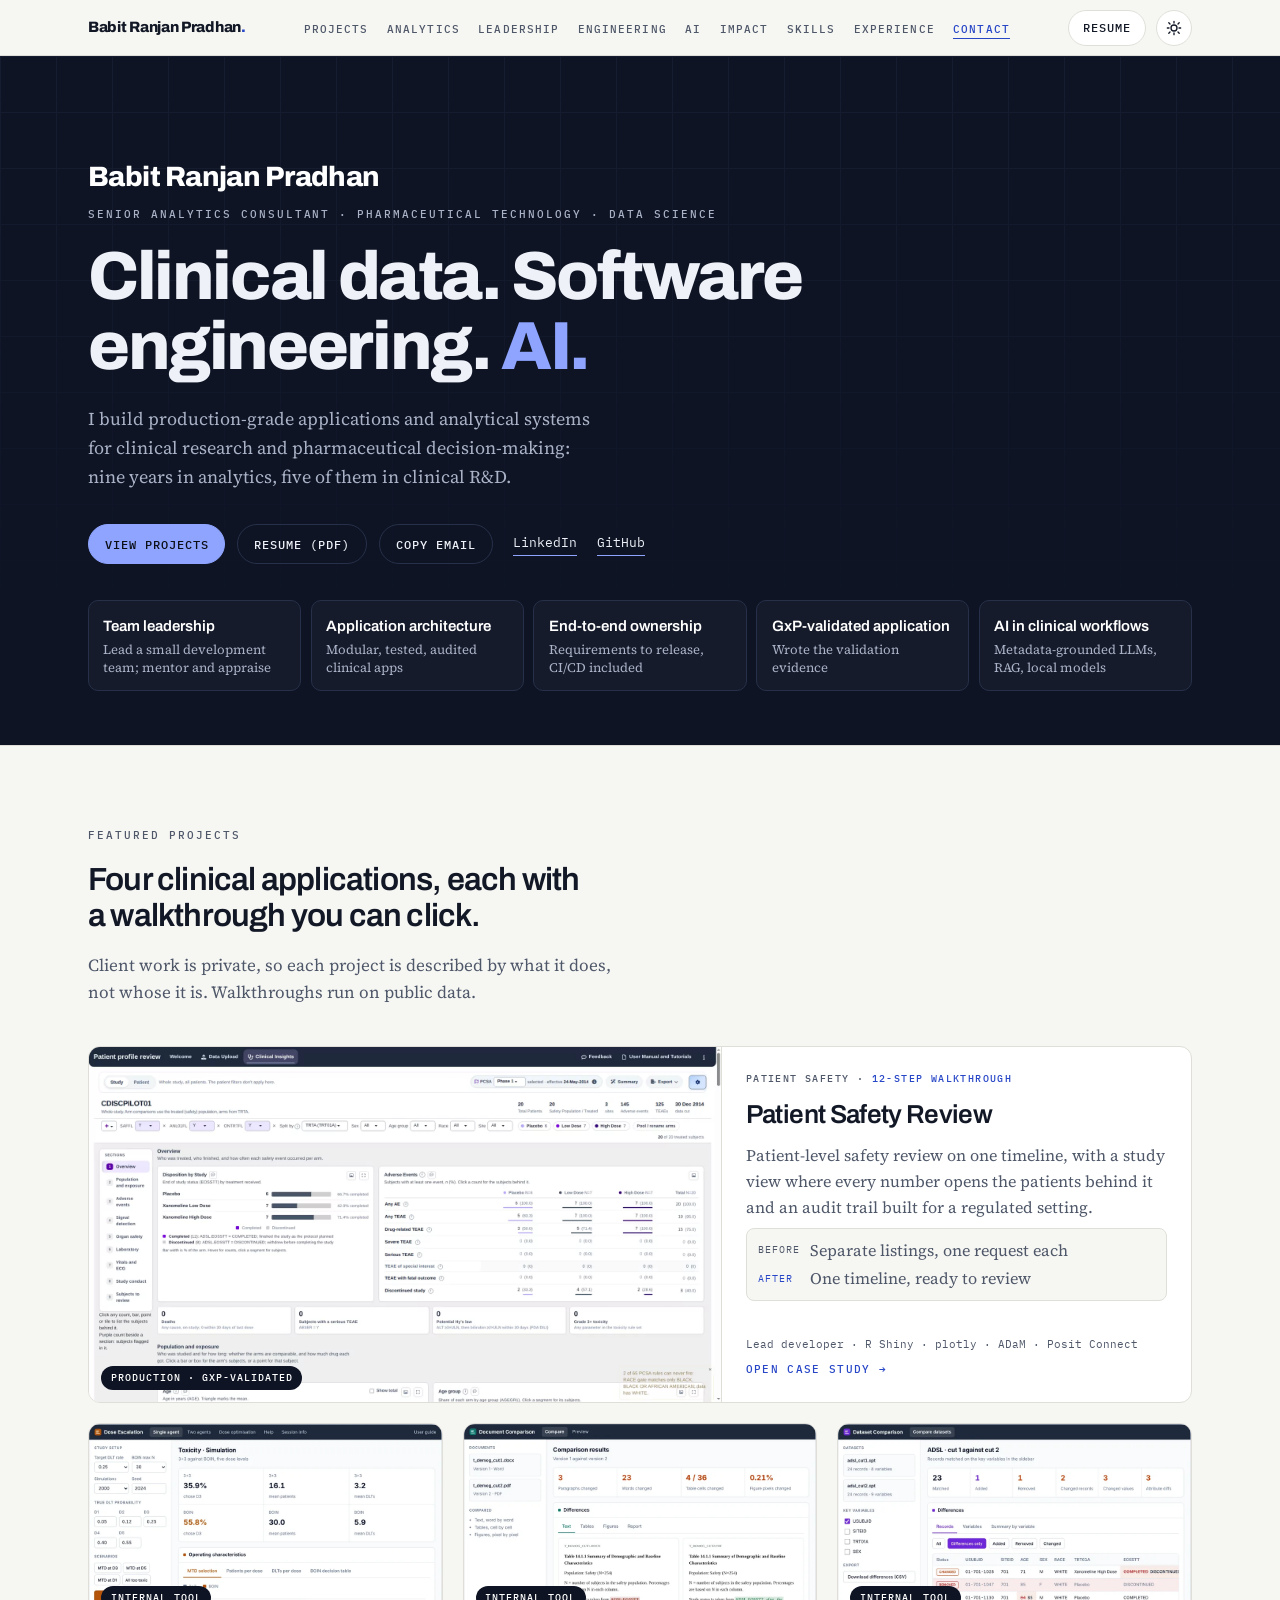
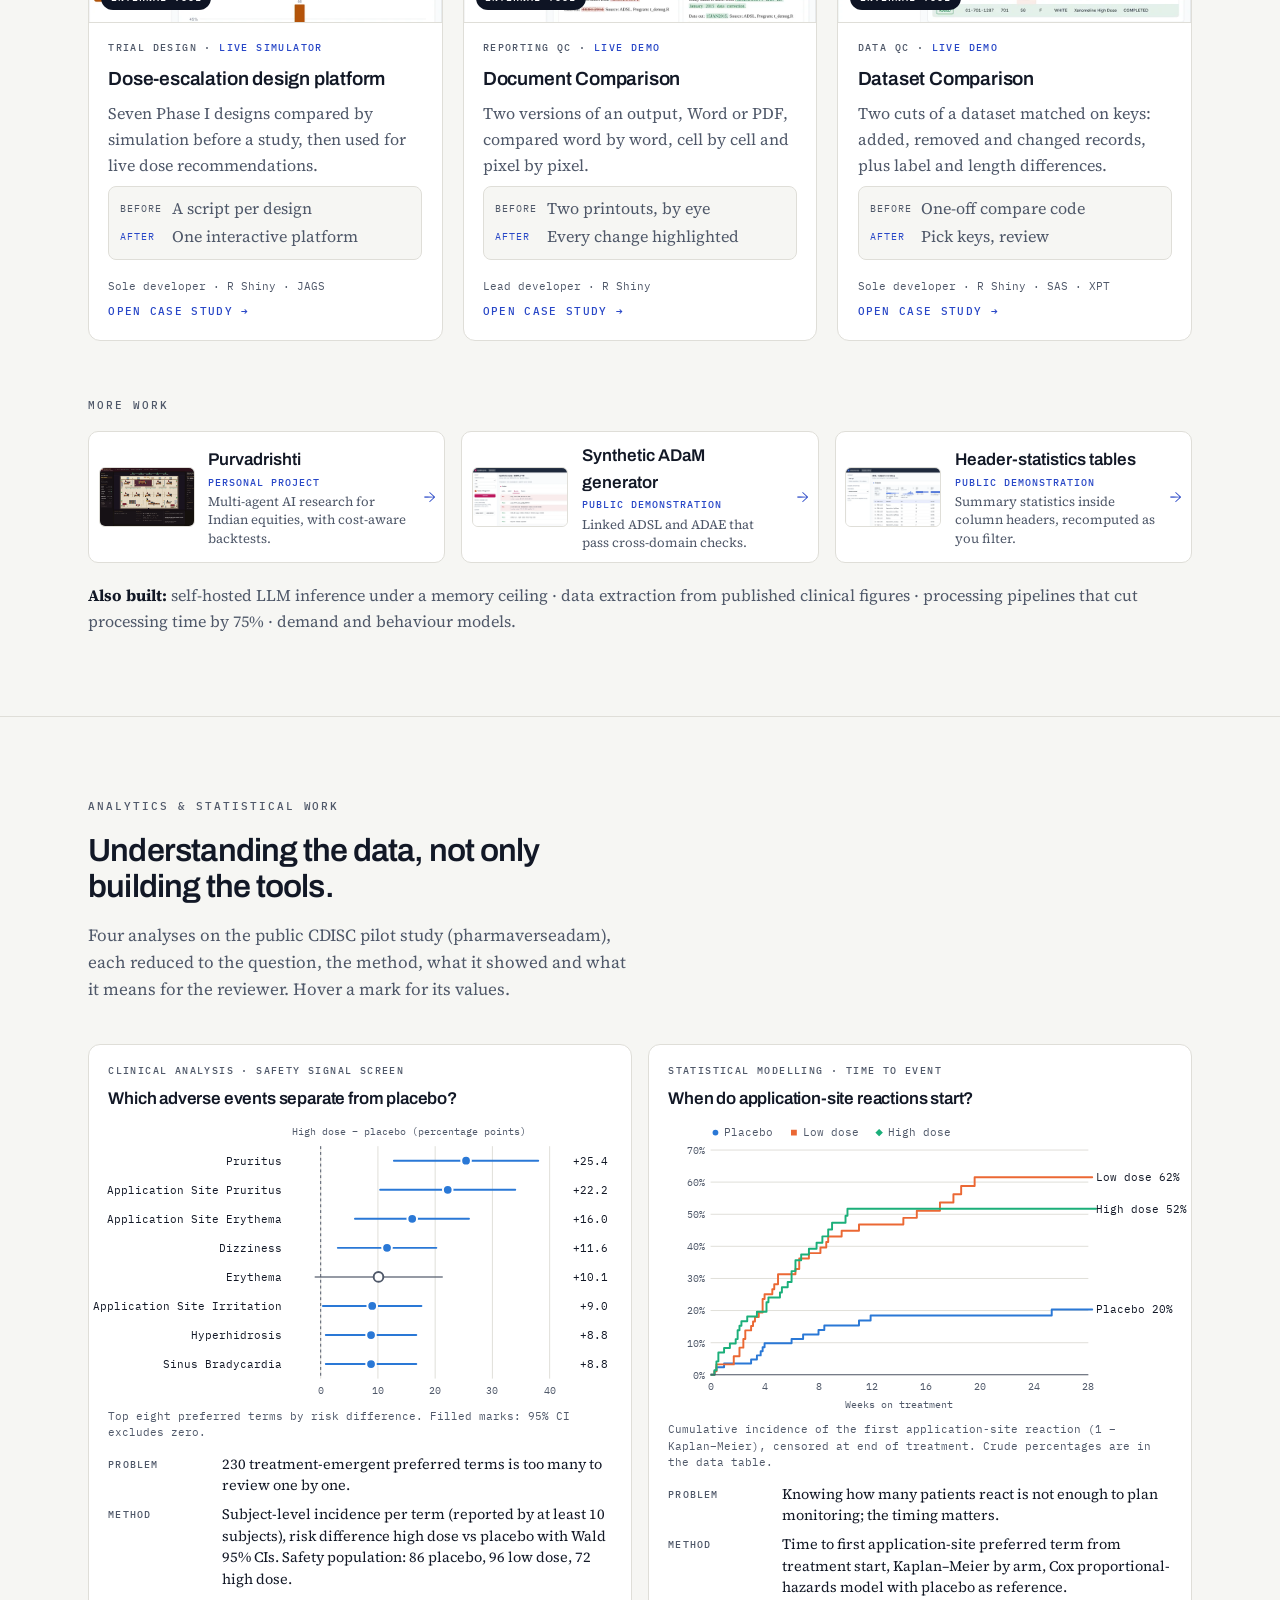
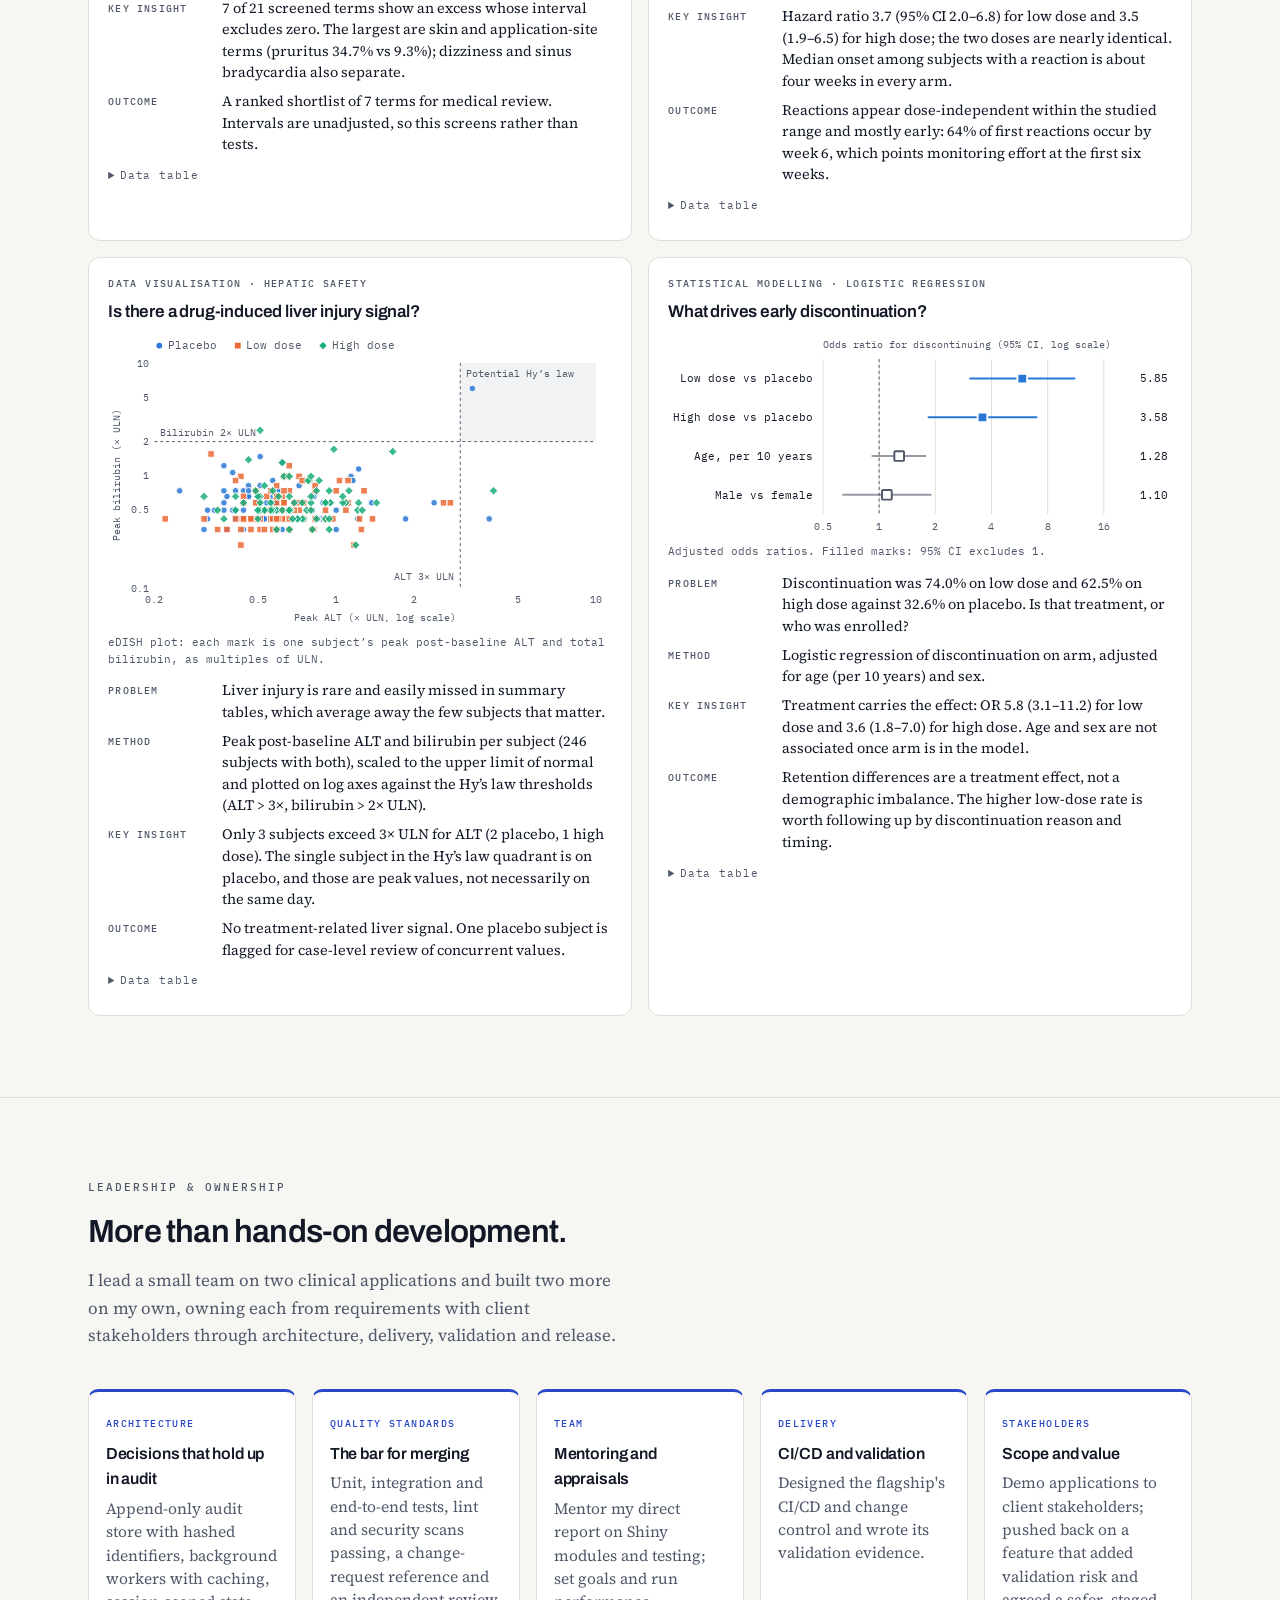
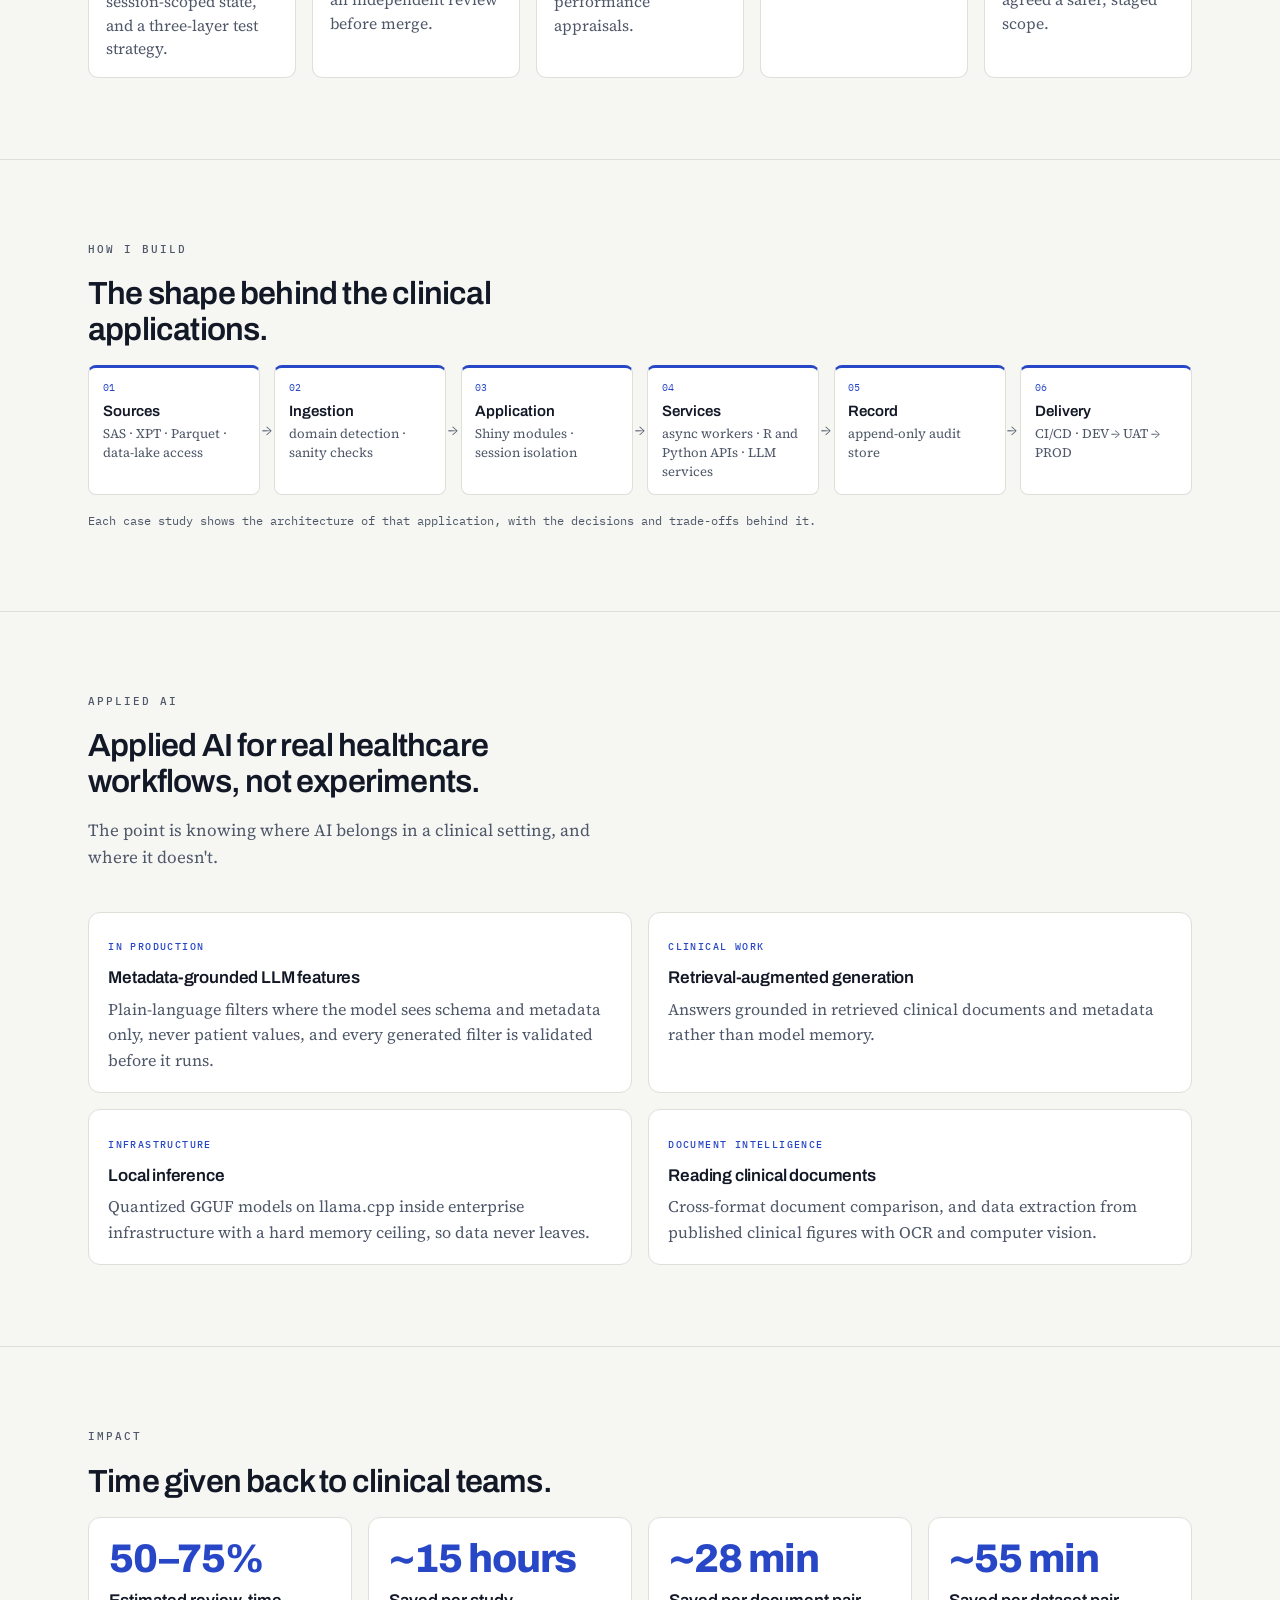
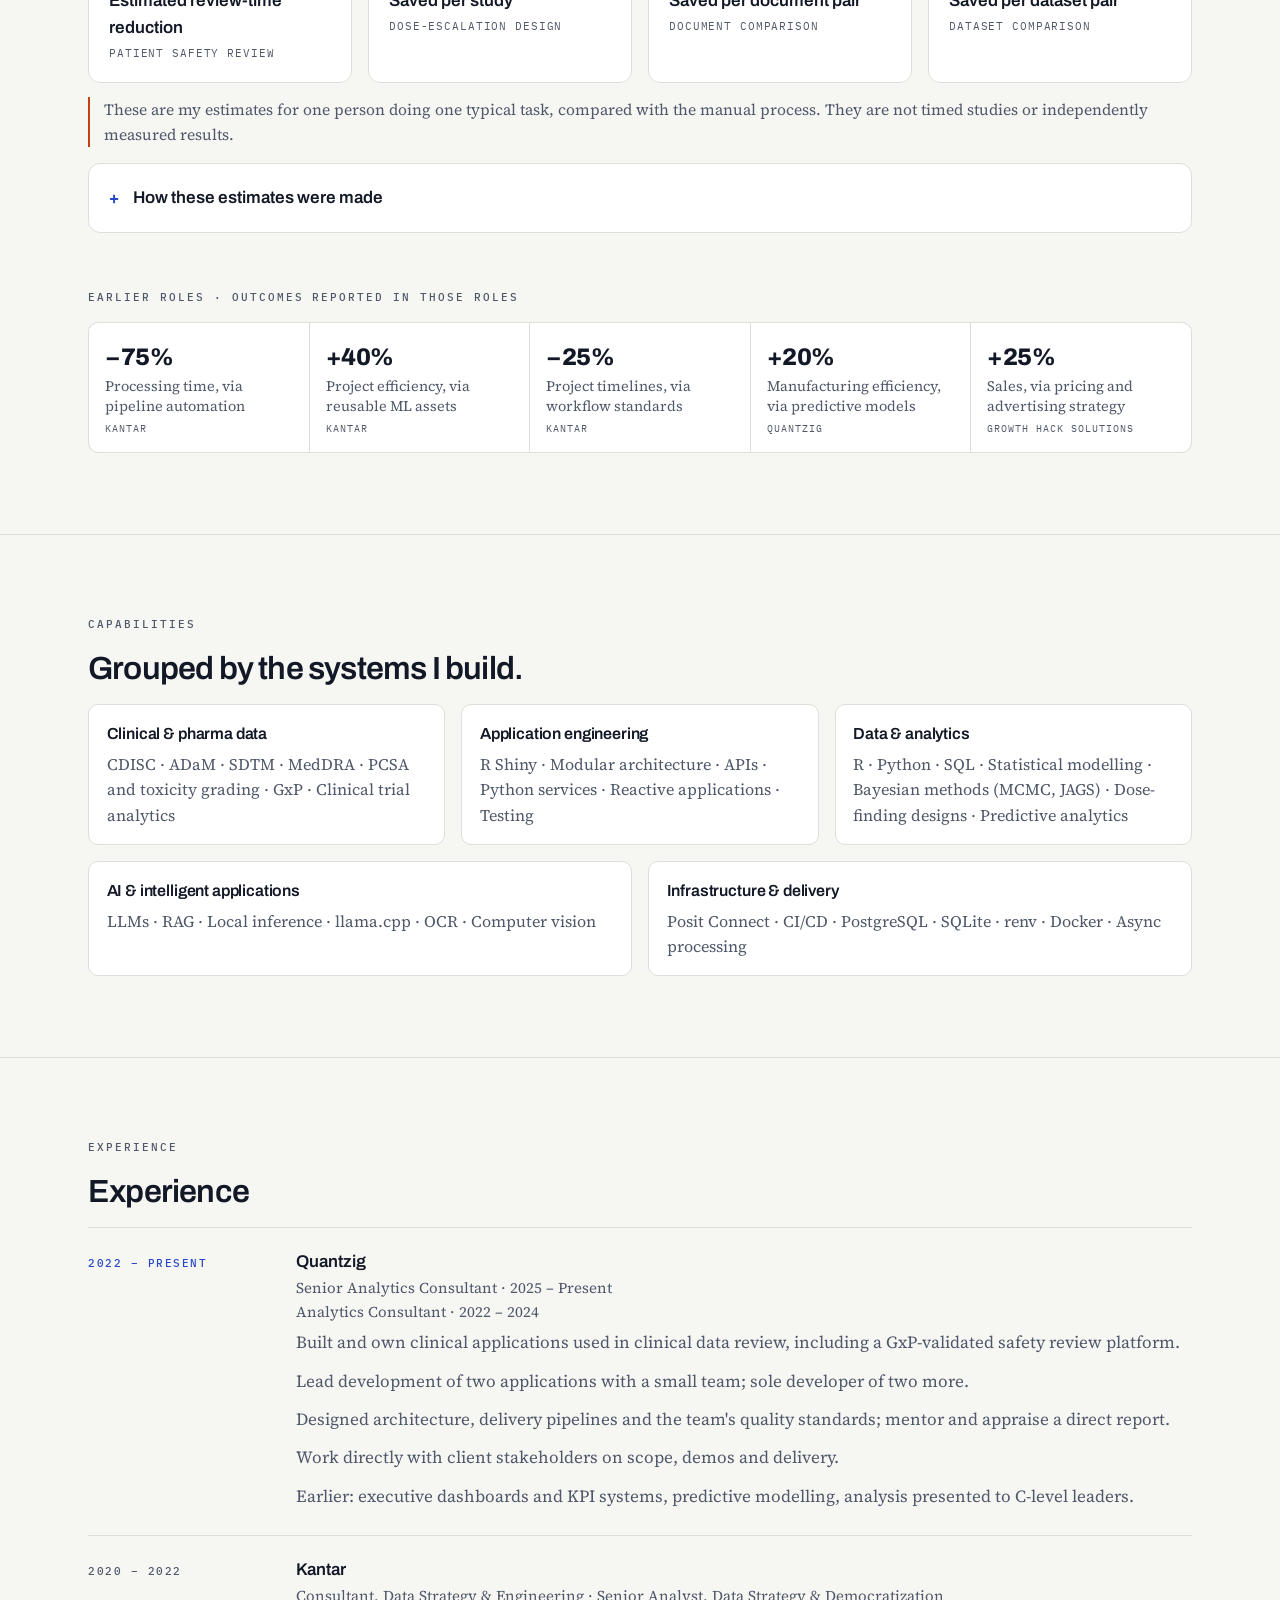
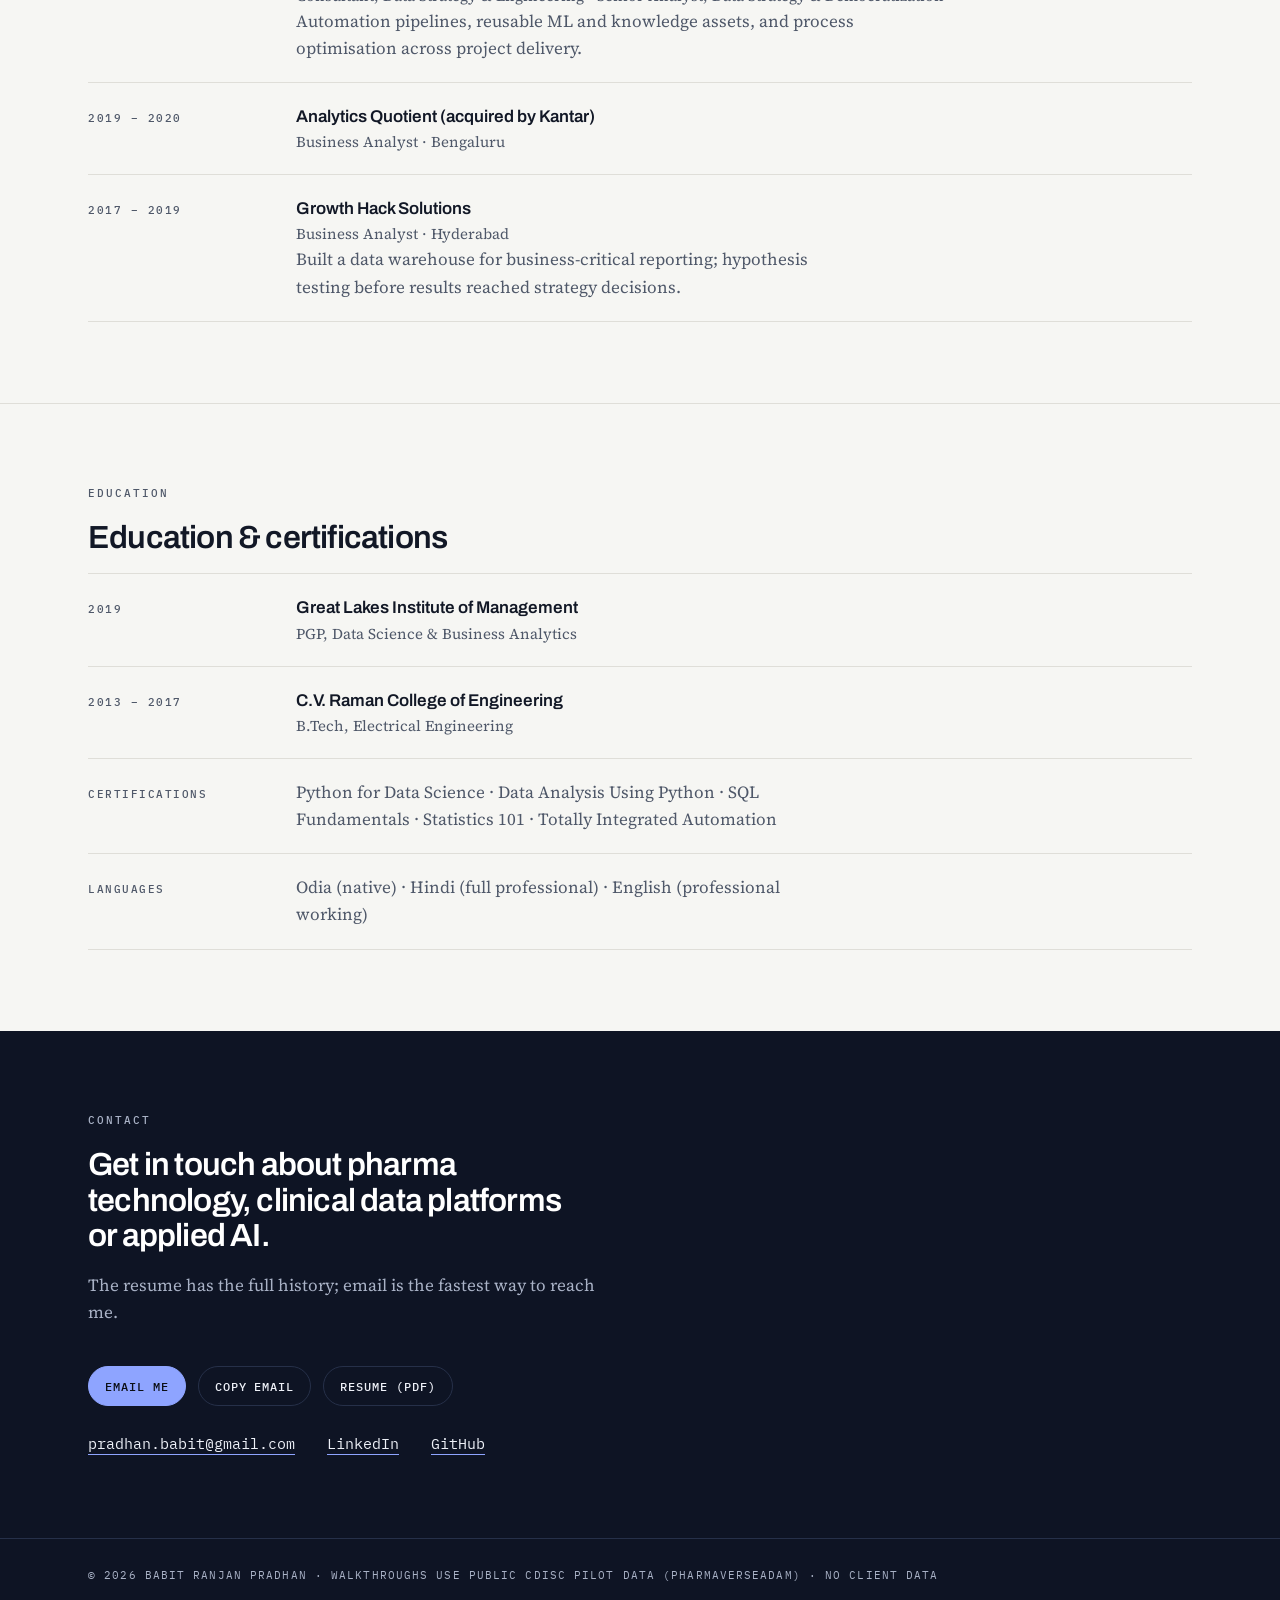
<file: index.html>
<!DOCTYPE html>
<html lang="en">
<head>
<meta charset="utf-8">
<meta name="viewport" content="width=device-width, initial-scale=1">
<title>Babit Ranjan Pradhan · Pharmaceutical technology &amp; data science</title>
<meta name="description" content="Babit Ranjan Pradhan, Senior Analytics Consultant in pharmaceutical technology and data science: clinical trial applications on CDISC ADaM, data engineering and AI, with interactive walkthroughs on public data.">
<meta name="author" content="Babit Ranjan Pradhan">
<link rel="canonical" href="https://babitrp.github.io/">
<meta property="og:type" content="profile">
<meta property="og:site_name" content="Babit Ranjan Pradhan">
<meta property="og:title" content="Babit Ranjan Pradhan · Pharmaceutical technology &amp; data science">
<meta property="og:description" content="Babit Ranjan Pradhan, Senior Analytics Consultant in pharmaceutical technology and data science: clinical trial applications on CDISC ADaM, data engineering and AI, with interactive walkthroughs on public data.">
<meta property="og:url" content="https://babitrp.github.io/">
<meta property="og:image" content="https://babitrp.github.io/assets/og/home.jpg">
<meta property="og:image:width" content="1200"><meta property="og:image:height" content="630">
<meta property="og:image:alt" content="Babit Ranjan Pradhan · Pharmaceutical technology &amp; data science">
<meta name="twitter:card" content="summary_large_image">
<meta name="twitter:title" content="Babit Ranjan Pradhan · Pharmaceutical technology &amp; data science">
<meta name="twitter:description" content="Babit Ranjan Pradhan, Senior Analytics Consultant in pharmaceutical technology and data science: clinical trial applications on CDISC ADaM, data engineering and AI, with interactive walkthroughs on public data.">
<meta name="twitter:image" content="https://babitrp.github.io/assets/og/home.jpg">
<meta name="theme-color" content="#0E1424">
<link rel="icon" href="data:image/svg+xml,%3Csvg xmlns='http://www.w3.org/2000/svg' viewBox='0 0 32 32'%3E%3Crect width='32' height='32' rx='7' fill='%230E1424'/%3E%3Crect x='7' y='15' width='18' height='2.5' rx='1' fill='%238EA4FF'/%3E%3Crect x='14.75' y='8' width='2.5' height='16' rx='1' fill='%23EEF1F8'/%3E%3C/svg%3E">
<script>try{if(localStorage.getItem("bp-theme")==="dark")document.documentElement.setAttribute("data-theme","dark");}catch(e){}</script>
<script type="application/ld+json">{"@context":"https://schema.org","@graph":[{"@type":"Person","name":"Babit Ranjan Pradhan","jobTitle":"Senior Analytics Consultant","description":"Pharmaceutical technology and data science: clinical applications on CDISC ADaM, data engineering and AI.","address":{"@type":"PostalAddress","addressLocality":"Bengaluru","addressCountry":"IN"},"email":"mailto:pradhan.babit@gmail.com","url":"https://babitrp.github.io/","sameAs":["https://www.linkedin.com/in/babit-ranjan-pradhan/","https://github.com/babitrp"],"knowsAbout":["CDISC ADaM","SDTM","Clinical trial analytics","Patient safety review","Dose escalation designs","R Shiny","Python","Data engineering","LLM integration","Retrieval-augmented generation","GxP"],"alumniOf":[{"@type":"CollegeOrUniversity","name":"Great Lakes Institute of Management"},{"@type":"CollegeOrUniversity","name":"C.V. Raman College of Engineering"}]},{"@type":"ItemList","name":"Featured projects","itemListElement":[{"@type":"ListItem","position":1,"item":{"@type":"CreativeWork","name":"Patient Safety Review","url":"https://babitrp.github.io/work/safety-review/"}},{"@type":"ListItem","position":2,"item":{"@type":"CreativeWork","name":"Dose-escalation design platform","url":"https://babitrp.github.io/work/dose-escalation/"}},{"@type":"ListItem","position":3,"item":{"@type":"CreativeWork","name":"Document Comparison","url":"https://babitrp.github.io/work/document-comparison/"}},{"@type":"ListItem","position":4,"item":{"@type":"CreativeWork","name":"Dataset Comparison","url":"https://babitrp.github.io/work/dataset-comparison/"}},{"@type":"ListItem","position":5,"item":{"@type":"CreativeWork","name":"Header-statistics tables","url":"https://babitrp.github.io/work/header-tables/"}},{"@type":"ListItem","position":6,"item":{"@type":"CreativeWork","name":"Synthetic ADaM generator","url":"https://babitrp.github.io/work/synthetic-adam/"}},{"@type":"ListItem","position":7,"item":{"@type":"CreativeWork","name":"Purvadrishti","url":"https://babitrp.github.io/work/purvadrishti/"}}]}]}</script>
<link rel="preconnect" href="https://fonts.googleapis.com"><link rel="preconnect" href="https://fonts.gstatic.com" crossorigin><link href="https://fonts.googleapis.com/css2?family=Archivo:wght@600;800&family=Source+Serif+4:opsz,wght@8..60,400;8..60,600&family=IBM+Plex+Mono:wght@400;500&display=swap" rel="stylesheet">
<link rel="stylesheet" href="assets/site.css">
</head>
<body data-root="">
<div id="progress" aria-hidden="true"><i></i></div>
<a href="#work" class="skip">Skip to content</a>
<nav class="nav" aria-label="Main">
  <div class="wrap">
    <a class="brand" href="./">Babit Ranjan Pradhan<span>.</span></a>
    <ul id="navlist"><li><a href="#work">Projects</a></li><li><a href="#analytics">Analytics</a></li><li><a href="#leadership">Leadership</a></li><li><a href="#engineering">Engineering</a></li><li><a href="#ai">AI</a></li><li><a href="#impact">Impact</a></li><li><a href="#skills">Skills</a></li><li><a href="#experience">Experience</a></li><li><a href="#contact">Contact</a></li></ul>
    <div class="nav-r">
      <a class="btn resume" href="resume.pdf" download>Resume</a>
      <button class="menu" id="menu" type="button" aria-label="Open menu" aria-expanded="false" aria-controls="navlist">
        <svg viewBox="0 0 24 24" fill="none" stroke="currentColor" stroke-width="2" stroke-linecap="round" aria-hidden="true"><path d="M4 7h16M4 12h16M4 17h16"/></svg></button>
      <button class="theme" id="theme" type="button" aria-label="Switch to dark theme" title="Switch to dark theme">
        <svg class="sun" viewBox="0 0 24 24" fill="none" stroke="currentColor" stroke-width="2" stroke-linecap="round" aria-hidden="true"><circle cx="12" cy="12" r="4.5"/><path d="M12 2v2.5M12 19.5V22M4.2 4.2l1.8 1.8M18 18l1.8 1.8M2 12h2.5M19.5 12H22M4.2 19.8 6 18M18 6l1.8-1.8"/></svg>
        <svg class="moon" viewBox="0 0 24 24" fill="none" stroke="currentColor" stroke-width="2" stroke-linecap="round" stroke-linejoin="round" aria-hidden="true"><path d="M20.5 14.5A8.5 8.5 0 0 1 9.5 3.5a8.5 8.5 0 1 0 11 11z"/></svg>
      </button>
      <a class="btn pri" href="mailto:pradhan.babit@gmail.com">Email me</a>
    </div>
  </div>
</nav>
<main id="main">

<div class="home">
<header class="hero">
  <div class="wrap">
    <p class="hname">Babit Ranjan Pradhan</p>
    <p class="eyebrow">Senior Analytics Consultant · Pharmaceutical technology · Data science</p>
    <h1>Clinical data. Software engineering. <em>AI.</em></h1>
    <p class="intro">I build production-grade applications and analytical systems for clinical research and pharmaceutical
      decision-making: nine years in analytics, five of them in clinical R&amp;D.</p>
    <div class="cta">
      <a class="btn pri" href="#work">View projects</a>
      <a class="btn" href="resume.pdf" download>Resume (PDF)</a>
      <button class="btn" type="button" data-copy="pradhan.babit@gmail.com" aria-live="polite">Copy email</button>
      <a class="lk" href="https://www.linkedin.com/in/babit-ranjan-pradhan/" target="_blank" rel="noopener">LinkedIn</a>
      <a class="lk" href="https://github.com/babitrp" target="_blank" rel="noopener">GitHub</a>
    </div>
    <ul class="signals" aria-label="Highlights">
      <li><b>Team leadership</b><span>Lead a small development team; mentor and appraise</span></li>
      <li><b>Application architecture</b><span>Modular, tested, audited clinical apps</span></li>
      <li><b>End-to-end ownership</b><span>Requirements to release, CI/CD included</span></li>
      <li><b>GxP-validated application</b><span>Wrote the validation evidence</span></li>
      <li><b>AI in clinical workflows</b><span>Metadata-grounded LLMs, RAG, local models</span></li>
    </ul>
  </div>
</header>

<section id="work" aria-labelledby="work-h">
  <div class="wrap">
    <p class="eyebrow">Featured projects</p>
    <h2 id="work-h">Four clinical applications, each with a walkthrough you can click.</h2>
    <p class="lede">Client work is private, so each project is described by what it does, not whose it is. Walkthroughs run on public data.</p>
    <div class="grid"><article class="card wide">
  <div class="th"><img loading="lazy" src="assets/img/thumb-safety-review.webp" alt="Patient safety review study view with disposition and adverse event summaries by arm." decoding="async"><span class="kind">Production · GxP-validated</span></div>
  <div class="bd"><span class="cat">Patient safety · <b>12-step walkthrough</b></span><h3><a href="work/safety-review/">Patient Safety Review</a></h3><p>Patient-level safety review on one timeline, with a study view where every number opens the patients behind it and an audit trail built for a regulated setting.</p>
    <p class="ba"><span>Before</span>Separate listings, one request each<span>After</span>One timeline, ready to review</p><p class="tech">Lead developer · R Shiny · plotly · ADaM · Posit Connect</p><span class="go">Open case study &rarr;</span></div>
</article>
<article class="card">
  <div class="th"><img loading="lazy" src="assets/img/thumb-dose-escalation.webp" alt="Dose-escalation simulator comparing how often 3+3 and BOIN pick each dose." decoding="async"><span class="kind">Internal tool</span></div>
  <div class="bd"><span class="cat">Trial design · <b>Live simulator</b></span><h3><a href="work/dose-escalation/">Dose-escalation design platform</a></h3><p>Seven Phase I designs compared by simulation before a study, then used for live dose recommendations.</p>
    <p class="ba"><span>Before</span>A script per design<span>After</span>One interactive platform</p><p class="tech">Sole developer · R Shiny · JAGS</p><span class="go">Open case study &rarr;</span></div>
</article>
<article class="card">
  <div class="th"><img loading="lazy" src="assets/img/thumb-document-comparison.webp" alt="Document comparison of two versions of a demographics table." decoding="async"><span class="kind">Internal tool</span></div>
  <div class="bd"><span class="cat">Reporting QC · <b>Live demo</b></span><h3><a href="work/document-comparison/">Document Comparison</a></h3><p>Two versions of an output, Word or PDF, compared word by word, cell by cell and pixel by pixel.</p>
    <p class="ba"><span>Before</span>Two printouts, by eye<span>After</span>Every change highlighted</p><p class="tech">Lead developer · R Shiny</p><span class="go">Open case study &rarr;</span></div>
</article>
<article class="card">
  <div class="th"><img loading="lazy" src="assets/img/thumb-dataset-comparison.webp" alt="Dataset comparison listing changed records between two ADSL cuts." decoding="async"><span class="kind">Internal tool</span></div>
  <div class="bd"><span class="cat">Data QC · <b>Live demo</b></span><h3><a href="work/dataset-comparison/">Dataset Comparison</a></h3><p>Two cuts of a dataset matched on keys: added, removed and changed records, plus label and length differences.</p>
    <p class="ba"><span>Before</span>One-off compare code<span>After</span>Pick keys, review</p><p class="tech">Sole developer · R Shiny · SAS · XPT</p><span class="go">Open case study &rarr;</span></div>
</article></div>
    <h3 class="subh" id="more">More work</h3>
    <div class="mlist">
      <a class="mrow" href="work/purvadrishti/"><img loading="lazy" loading="lazy" src="assets/img/thumb-purvadrishti.webp" alt="" decoding="async">
        <span><b>Purvadrishti</b><em class="kind2">Personal project</em><small>Multi-agent AI research for Indian equities, with cost-aware backtests.</small></span><i>&rarr;</i></a>
      <a class="mrow" href="work/synthetic-adam/"><img loading="lazy" loading="lazy" src="assets/img/thumb-synthetic-adam.webp" alt="" decoding="async">
        <span><b>Synthetic ADaM generator</b><em class="kind2">Public demonstration</em><small>Linked ADSL and ADAE that pass cross-domain checks.</small></span><i>&rarr;</i></a>
      <a class="mrow" href="work/header-tables/"><img loading="lazy" loading="lazy" src="assets/img/thumb-header-tables.webp" alt="" decoding="async">
        <span><b>Header-statistics tables</b><em class="kind2">Public demonstration</em><small>Summary statistics inside column headers, recomputed as you filter.</small></span><i>&rarr;</i></a>
    </div>
    <p class="also2"><b>Also built:</b> self-hosted LLM inference under a memory ceiling · data extraction from published clinical
      figures · processing pipelines that cut processing time by 75% · demand and behaviour models.</p>
  </div>
</section>


<section id="analytics" aria-labelledby="ana-h">
  <div class="wrap">
    <p class="eyebrow">Analytics &amp; statistical work</p>
    <h2 id="ana-h">Understanding the data, not only building the tools.</h2>
    <p class="lede">Four analyses on the public CDISC pilot study (pharmaverseadam), each reduced to the question, the method, what
      it showed and what it means for the reviewer. Hover a mark for its values.</p>
    <div class="agrid2"><article class="acard">
  <p class="cat">Clinical analysis · Safety signal screen</p>
  <h3>Which adverse events separate from placebo?</h3>
  <figure><svg class="az" viewBox="0 0 520 290" role="img" aria-label="Forest plot of adverse-event risk differences, high dose versus placebo, top eight preferred terms" font-family="IBM Plex Mono,monospace"><text class="ax" x="190" y="14">High dose − placebo (percentage points)</text><line class="gr" x1="219.6" x2="219.6" y1="26" y2="266"/><text class="tk" x="219.6" y="282" text-anchor="middle">0</text><line class="gr" x1="278.7" x2="278.7" y1="26" y2="266"/><text class="tk" x="278.7" y="282" text-anchor="middle">10</text><line class="gr" x1="337.8" x2="337.8" y1="26" y2="266"/><text class="tk" x="337.8" y="282" text-anchor="middle">20</text><line class="gr" x1="396.9" x2="396.9" y1="26" y2="266"/><text class="tk" x="396.9" y="282" text-anchor="middle">30</text><line class="gr" x1="456.0" x2="456.0" y1="26" y2="266"/><text class="tk" x="456.0" y="282" text-anchor="middle">40</text><line class="zero" x1="219.6" x2="219.6" y1="26" y2="266"/><text class="lb" x="180" y="45.0" text-anchor="end">Pruritus</text><line class="ci" x1="295.2" x2="444.2" y1="41.0" y2="41.0"/><circle class="m s1" cx="369.7" cy="41.0" r="5.0"><title>Pruritus: high dose 34.7% vs placebo 9.3%; difference 25.4 (95% CI 12.8 to 38.0)</title></circle><text class="vl" x="516" y="45.0" text-anchor="end">+25.4</text><rect class="hit" x="0" y="26.0" width="520" height="30"><title>Pruritus: high dose 34.7% vs placebo 9.3%; difference 25.4 (95% CI 12.8 to 38.0)</title></rect><text class="lb" x="180" y="75.0" text-anchor="end">Application Site Pruritus</text><line class="ci" x1="281.0" x2="420.5" y1="71.0" y2="71.0"/><circle class="m s1" cx="350.8" cy="71.0" r="5.0"><title>Application Site Pruritus: high dose 29.2% vs placebo 7.0%; difference 22.2 (95% CI 10.4 to 34.0)</title></circle><text class="vl" x="516" y="75.0" text-anchor="end">+22.2</text><rect class="hit" x="0" y="56.0" width="520" height="30"><title>Application Site Pruritus: high dose 29.2% vs placebo 7.0%; difference 22.2 (95% CI 10.4 to 34.0)</title></rect><text class="lb" x="180" y="105.0" text-anchor="end">Application Site Erythema</text><line class="ci" x1="255.0" x2="372.7" y1="101.0" y2="101.0"/><circle class="m s1" cx="314.1" cy="101.0" r="5.0"><title>Application Site Erythema: high dose 19.4% vs placebo 3.5%; difference 16.0 (95% CI 6.0 to 25.9)</title></circle><text class="vl" x="516" y="105.0" text-anchor="end">+16.0</text><rect class="hit" x="0" y="86.0" width="520" height="30"><title>Application Site Erythema: high dose 19.4% vs placebo 3.5%; difference 16.0 (95% CI 6.0 to 25.9)</title></rect><text class="lb" x="180" y="135.0" text-anchor="end">Dizziness</text><line class="ci" x1="237.3" x2="339.0" y1="131.0" y2="131.0"/><circle class="m s1" cx="288.1" cy="131.0" r="5.0"><title>Dizziness: high dose 13.9% vs placebo 2.3%; difference 11.6 (95% CI 3.0 to 20.2)</title></circle><text class="vl" x="516" y="135.0" text-anchor="end">+11.6</text><rect class="hit" x="0" y="116.0" width="520" height="30"><title>Dizziness: high dose 13.9% vs placebo 2.3%; difference 11.6 (95% CI 3.0 to 20.2)</title></rect><text class="lb" x="180" y="165.0" text-anchor="end">Erythema</text><line class="ci ns" x1="214.2" x2="344.9" y1="161.0" y2="161.0"/><circle class="m s1 hollow" cx="279.3" cy="161.0" r="5.0"><title>Erythema: high dose 19.4% vs placebo 9.3%; difference 10.1 (95% CI -0.9 to 21.2)</title></circle><text class="vl" x="516" y="165.0" text-anchor="end">+10.1</text><rect class="hit" x="0" y="146.0" width="520" height="30"><title>Erythema: high dose 19.4% vs placebo 9.3%; difference 10.1 (95% CI -0.9 to 21.2)</title></rect><text class="lb" x="180" y="195.0" text-anchor="end">Application Site Irritation</text><line class="ci" x1="221.9" x2="323.6" y1="191.0" y2="191.0"/><circle class="m s1" cx="272.8" cy="191.0" r="5.0"><title>Application Site Irritation: high dose 12.5% vs placebo 3.5%; difference 9.0 (95% CI 0.4 to 17.6)</title></circle><text class="vl" x="516" y="195.0" text-anchor="end">+9.0</text><rect class="hit" x="0" y="176.0" width="520" height="30"><title>Application Site Irritation: high dose 12.5% vs placebo 3.5%; difference 9.0 (95% CI 0.4 to 17.6)</title></rect><text class="lb" x="180" y="225.0" text-anchor="end">Hyperhidrosis</text><line class="ci" x1="224.9" x2="318.3" y1="221.0" y2="221.0"/><circle class="m s1" cx="271.6" cy="221.0" r="5.0"><title>Hyperhidrosis: high dose 11.1% vs placebo 2.3%; difference 8.8 (95% CI 0.9 to 16.7)</title></circle><text class="vl" x="516" y="225.0" text-anchor="end">+8.8</text><rect class="hit" x="0" y="206.0" width="520" height="30"><title>Hyperhidrosis: high dose 11.1% vs placebo 2.3%; difference 8.8 (95% CI 0.9 to 16.7)</title></rect><text class="lb" x="180" y="255.0" text-anchor="end">Sinus Bradycardia</text><line class="ci" x1="224.9" x2="318.3" y1="251.0" y2="251.0"/><circle class="m s1" cx="271.6" cy="251.0" r="5.0"><title>Sinus Bradycardia: high dose 11.1% vs placebo 2.3%; difference 8.8 (95% CI 0.9 to 16.7)</title></circle><text class="vl" x="516" y="255.0" text-anchor="end">+8.8</text><rect class="hit" x="0" y="236.0" width="520" height="30"><title>Sinus Bradycardia: high dose 11.1% vs placebo 2.3%; difference 8.8 (95% CI 0.9 to 16.7)</title></rect></svg><figcaption>Top eight preferred terms by risk difference. Filled marks: 95% CI excludes zero.</figcaption></figure>
  <dl class="pmio">
    <div><dt>Problem</dt><dd>230 treatment-emergent preferred terms is too many to review one by one.</dd></div>
    <div><dt>Method</dt><dd>Subject-level incidence per term (reported by at least 10 subjects), risk difference high dose vs placebo with Wald 95% CIs. Safety population: 86 placebo, 96 low dose, 72 high dose.</dd></div>
    <div><dt>Key insight</dt><dd>7 of 21 screened terms show an excess whose interval excludes zero. The largest are skin and application-site terms (pruritus 34.7% vs 9.3%); dizziness and sinus bradycardia also separate.</dd></div>
    <div><dt>Outcome</dt><dd>A ranked shortlist of 7 terms for medical review. Intervals are unadjusted, so this screens rather than tests.</dd></div>
  </dl>
  <details class="adata"><summary>Data table</summary><table class="dt"><thead><tr><th>Preferred term</th><th>Placebo %</th><th>Low %</th><th>High %</th><th>Diff (95% CI)</th></tr></thead><tbody><tr><td>Pruritus</td><td>9.3</td><td>21.9</td><td>34.7</td><td>+25.4 (12.8, 38.0)</td></tr><tr><td>Application Site Pruritus</td><td>7.0</td><td>24.0</td><td>29.2</td><td>+22.2 (10.4, 34.0)</td></tr><tr><td>Application Site Erythema</td><td>3.5</td><td>13.5</td><td>19.4</td><td>+16.0 (6.0, 25.9)</td></tr><tr><td>Dizziness</td><td>2.3</td><td>9.4</td><td>13.9</td><td>+11.6 (3.0, 20.2)</td></tr><tr><td>Erythema</td><td>9.3</td><td>14.6</td><td>19.4</td><td>+10.1 (-0.9, 21.2)</td></tr><tr><td>Application Site Irritation</td><td>3.5</td><td>9.4</td><td>12.5</td><td>+9.0 (0.4, 17.6)</td></tr><tr><td>Hyperhidrosis</td><td>2.3</td><td>4.2</td><td>11.1</td><td>+8.8 (0.9, 16.7)</td></tr><tr><td>Sinus Bradycardia</td><td>2.3</td><td>7.3</td><td>11.1</td><td>+8.8 (0.9, 16.7)</td></tr></tbody></table></details>
</article><article class="acard">
  <p class="cat">Statistical modelling · Time to event</p>
  <h3>When do application-site reactions start?</h3>
  <figure><svg class="az" viewBox="0 0 520 304" role="img" aria-label="Kaplan-Meier cumulative incidence of first application-site reaction by arm over 28 weeks" font-family="IBM Plex Mono,monospace"><circle class="m s1" cx="49.0" cy="12.0" r="4.0"><title>Placebo</title></circle><text class="lg" x="58" y="16">Placebo</text><rect class="m s2" x="126.0" y="8.0" width="8.0" height="8.0" rx="1"><title>Low dose</title></rect><text class="lg" x="139" y="16">Low dose</text><path class="m s3" d="M218.0 6.8L223.2 12.0L218.0 17.2L212.8 12.0Z"><title>High dose</title></path><text class="lg" x="227" y="16">High dose</text><line class="gr" x1="44" x2="434" y1="262.0" y2="262.0"/><text class="tk" x="38" y="266.0" text-anchor="end">0%</text><line class="gr" x1="44" x2="434" y1="228.9" y2="228.9"/><text class="tk" x="38" y="232.9" text-anchor="end">10%</text><line class="gr" x1="44" x2="434" y1="195.7" y2="195.7"/><text class="tk" x="38" y="199.7" text-anchor="end">20%</text><line class="gr" x1="44" x2="434" y1="162.6" y2="162.6"/><text class="tk" x="38" y="166.6" text-anchor="end">30%</text><line class="gr" x1="44" x2="434" y1="129.4" y2="129.4"/><text class="tk" x="38" y="133.4" text-anchor="end">40%</text><line class="gr" x1="44" x2="434" y1="96.3" y2="96.3"/><text class="tk" x="38" y="100.3" text-anchor="end">50%</text><line class="gr" x1="44" x2="434" y1="63.1" y2="63.1"/><text class="tk" x="38" y="67.1" text-anchor="end">60%</text><line class="gr" x1="44" x2="434" y1="30.0" y2="30.0"/><text class="tk" x="38" y="34.0" text-anchor="end">70%</text><text class="tk" x="44.0" y="278" text-anchor="middle">0</text><text class="tk" x="99.7" y="278" text-anchor="middle">4</text><text class="tk" x="155.4" y="278" text-anchor="middle">8</text><text class="tk" x="211.1" y="278" text-anchor="middle">12</text><text class="tk" x="266.9" y="278" text-anchor="middle">16</text><text class="tk" x="322.6" y="278" text-anchor="middle">20</text><text class="tk" x="378.3" y="278" text-anchor="middle">24</text><text class="tk" x="434.0" y="278" text-anchor="middle">28</text><text class="ax" x="239" y="296" text-anchor="middle">Weeks on treatment</text><path class="ln s1" d="M44.0 262.0H44.0V262.0H48.0V258.1H50.0V254.2H57.9V250.3H65.9V250.3H71.9V250.3H73.8V250.3H81.8V250.3H85.8V246.2H91.8V242.0H95.7V237.8H97.7V233.6H99.7V229.4H103.7V229.4H125.6V229.4H127.6V225.0H131.6V225.0H139.5V220.5H145.5V220.5H151.4V220.5H155.4V215.8H161.4V211.1H169.4V211.1H173.3V211.1H177.3V211.1H183.3V211.1H197.2V206.0H209.2V200.9H284.8V200.9H288.7V200.9H302.7V200.9H318.6V200.9H320.6V200.9H338.5V200.9H366.3V200.9H392.2V200.9H396.2V194.6H402.2V194.6H404.2V194.6H406.1V194.6H408.1V194.6H410.1V194.6H412.1V194.6H416.1V194.6H418.1V194.6H420.1V194.6H422.1V194.6H424.1V194.6H430.0V194.6H434.0V194.6H436.0V194.6H438.0V194.6H434.0"><title>Placebo: 20.3% by week 28</title></path><path class="ln s2" d="M44.0 262.0H44.0V262.0H46.0V262.0H48.0V258.5H50.0V251.3H53.9V251.3H55.9V251.3H59.9V251.3H63.9V251.3H65.9V251.3H67.9V242.9H69.9V242.9H71.9V242.9H73.8V234.0H77.8V225.1H79.8V216.2H85.8V211.6H87.8V207.1H89.8V202.4H93.7V197.7H97.7V183.7H99.7V178.9H101.7V178.9H103.7V178.9H107.7V173.7H109.7V168.5H113.6V158.2H117.6V158.2H129.6V158.2H131.6V152.8H135.5V141.9H137.5V141.9H145.5V136.4H155.4V136.4H157.4V130.7H163.4V125.0H165.4V119.2H167.4V119.2H179.3V113.3H185.3V113.3H187.3V113.3H189.3V113.3H197.2V106.8H207.2V106.8H243.0V100.0H256.9V92.6H260.9V92.6H262.9V92.6H268.8V92.6H280.8V84.1H294.7V75.6H302.7V67.1H304.7V67.1H316.6V58.0H338.5V58.0H374.3V58.0H402.2V58.0H404.2V58.0H410.1V58.0H412.1V58.0H416.1V58.0H422.1V58.0H438.0V58.0H434.0"><title>Low dose: 61.6% by week 28</title></path><path class="ln s3" d="M44.0 262.0H44.0V262.0H48.0V257.4H50.0V248.2H52.0V239.0H57.9V234.4H63.9V229.8H69.9V225.2H71.9V216.0H73.8V211.4H75.8V206.7H77.8V206.7H81.8V201.9H87.8V201.9H91.8V197.0H101.7V187.1H103.7V182.2H107.7V182.2H109.7V182.2H111.7V182.2H115.6V177.0H117.6V171.6H123.6V166.3H127.6V155.0H131.6V143.8H135.5V143.8H137.5V137.9H145.5V131.9H147.5V131.9H153.4V125.8H155.4V125.8H159.4V119.1H165.4V112.1H169.4V105.1H179.3V105.1H183.3V97.9H185.3V90.6H195.2V90.6H209.2V90.6H227.1V90.6H233.0V90.6H270.8V90.6H316.6V90.6H326.6V90.6H342.5V90.6H372.3V90.6H386.2V90.6H404.2V90.6H408.1V90.6H410.1V90.6H418.1V90.6H420.1V90.6H422.1V90.6H434.0V90.6H442.0V90.6H434.0"><title>High dose: 51.7% by week 28</title></path><text class="vl" x="442" y="62.0">Low dose 62%</text><text class="vl" x="442" y="94.6">High dose 52%</text><text class="vl" x="442" y="198.6">Placebo 20%</text><line class="axl" x1="44" x2="434" y1="262" y2="262"/></svg><figcaption>Cumulative incidence of the first application-site reaction (1 − Kaplan–Meier), censored at end of treatment. Crude percentages are in the data table.</figcaption></figure>
  <dl class="pmio">
    <div><dt>Problem</dt><dd>Knowing how many patients react is not enough to plan monitoring; the timing matters.</dd></div>
    <div><dt>Method</dt><dd>Time to first application-site preferred term from treatment start, Kaplan–Meier by arm, Cox proportional-hazards model with placebo as reference.</dd></div>
    <div><dt>Key insight</dt><dd>Hazard ratio 3.7 (95% CI 2.0–6.8) for low dose and 3.5 (1.9–6.5) for high dose; the two doses are nearly identical. Median onset among subjects with a reaction is about four weeks in every arm.</dd></div>
    <div><dt>Outcome</dt><dd>Reactions appear dose-independent within the studied range and mostly early: 64% of first reactions occur by week 6, which points monitoring effort at the first six weeks.</dd></div>
  </dl>
  <details class="adata"><summary>Data table</summary><table class="dt"><thead><tr><th>Arm</th><th>N</th><th>Crude %</th><th>KM by week 28</th><th>HR vs placebo (95% CI)</th></tr></thead><tbody><tr><td>Placebo</td><td>86</td><td>17.6</td><td>20%</td><td>reference</td></tr><tr><td>Low dose</td><td>96</td><td>40.0</td><td>62%</td><td>3.7 (2.0–6.8)</td></tr><tr><td>High dose</td><td>72</td><td>44.4</td><td>52%</td><td>3.5 (1.9–6.5)</td></tr></tbody></table></details>
</article><article class="acard">
  <p class="cat">Data visualisation · Hepatic safety</p>
  <h3>Is there a drug-induced liver injury signal?</h3>
  <figure><svg class="az" viewBox="0 0 520 304" role="img" aria-label="eDISH scatter of peak ALT against peak total bilirubin per subject, by arm, log scales" font-family="IBM Plex Mono,monospace"><circle class="m s1" cx="53.0" cy="12.0" r="4.0"><title>Placebo</title></circle><text class="lg" x="62" y="16">Placebo</text><rect class="m s2" x="130.0" y="8.0" width="8.0" height="8.0" rx="1"><title>Low dose</title></rect><text class="lg" x="143" y="16">Low dose</text><path class="m s3" d="M222.0 6.8L227.2 12.0L222.0 17.2L216.8 12.0Z"><title>High dose</title></path><text class="lg" x="231" y="16">High dose</text><rect class="quad" x="363.7" y="30.0" width="140.3" height="81.1"/><text class="tk" x="48.0" y="278" text-anchor="middle">0.2</text><text class="tk" x="154.8" y="278" text-anchor="middle">0.5</text><text class="tk" x="235.6" y="278" text-anchor="middle">1</text><text class="tk" x="316.4" y="278" text-anchor="middle">2</text><text class="tk" x="423.2" y="278" text-anchor="middle">5</text><text class="tk" x="504.0" y="278" text-anchor="middle">10</text><text class="tk" x="42" y="266.0" text-anchor="end">0.1</text><text class="tk" x="42" y="184.9" text-anchor="end">0.5</text><text class="tk" x="42" y="150.0" text-anchor="end">1</text><text class="tk" x="42" y="115.1" text-anchor="end">2</text><text class="tk" x="42" y="68.9" text-anchor="end">5</text><text class="tk" x="42" y="34.0" text-anchor="end">10</text><line class="ref" x1="363.7" x2="363.7" y1="30" y2="262"/><line class="ref" x1="48" x2="504" y1="111.1" y2="111.1"/><text class="an" x="369.7" y="44.0">Potential Hy’s law</text><text class="an" x="357.7" y="254" text-anchor="end">ALT 3× ULN</text><text class="an" x="54" y="105.1">Bilirubin 2× ULN</text><circle class="m s1 pt" cx="257.8" cy="190.9" r="3.4"><title>Placebo: peak ALT 1.21× ULN, peak bilirubin 0.41× ULN</title></circle><circle class="m s1 pt" cx="220.7" cy="190.9" r="3.4"><title>Placebo: peak ALT 0.88× ULN, peak bilirubin 0.41× ULN</title></circle><circle class="m s1 pt" cx="179.9" cy="190.9" r="3.4"><title>Placebo: peak ALT 0.62× ULN, peak bilirubin 0.41× ULN</title></circle><circle class="m s1 pt" cx="119.7" cy="181.9" r="3.4"><title>Placebo: peak ALT 0.37× ULN, peak bilirubin 0.49× ULN</title></circle><circle class="m s1 pt" cx="157.1" cy="174.3" r="3.4"><title>Placebo: peak ALT 0.51× ULN, peak bilirubin 0.57× ULN</title></circle><circle class="m s1 pt" cx="161.6" cy="190.9" r="3.4"><title>Placebo: peak ALT 0.53× ULN, peak bilirubin 0.41× ULN</title></circle><circle class="m s1 pt" cx="154.8" cy="190.9" r="3.4"><title>Placebo: peak ALT 0.5× ULN, peak bilirubin 0.41× ULN</title></circle><circle class="m s1 pt" cx="250.9" cy="147.0" r="3.4"><title>Placebo: peak ALT 1.14× ULN, peak bilirubin 0.98× ULN</title></circle><circle class="m s1 pt" cx="200.5" cy="190.9" r="3.4"><title>Placebo: peak ALT 0.74× ULN, peak bilirubin 0.41× ULN</title></circle><circle class="m s1 pt" cx="139.9" cy="190.9" r="3.4"><title>Placebo: peak ALT 0.44× ULN, peak bilirubin 0.41× ULN</title></circle><circle class="m s1 pt" cx="122.8" cy="201.9" r="3.4"><title>Placebo: peak ALT 0.38× ULN, peak bilirubin 0.33× ULN</title></circle><circle class="m s1 pt" cx="181.7" cy="181.9" r="3.4"><title>Placebo: peak ALT 0.63× ULN, peak bilirubin 0.49× ULN</title></circle><circle class="m s1 pt" cx="145.1" cy="167.7" r="3.4"><title>Placebo: peak ALT 0.46× ULN, peak bilirubin 0.65× ULN</title></circle><circle class="m s1 pt" cx="200.5" cy="190.9" r="3.4"><title>Placebo: peak ALT 0.74× ULN, peak bilirubin 0.41× ULN</title></circle><circle class="m s1 pt" cx="197.3" cy="156.6" r="3.4"><title>Placebo: peak ALT 0.72× ULN, peak bilirubin 0.81× ULN</title></circle><circle class="m s1 pt" cx="99.1" cy="201.9" r="3.4"><title>Placebo: peak ALT 0.31× ULN, peak bilirubin 0.33× ULN</title></circle><circle class="m s1 pt" cx="161.6" cy="190.9" r="3.4"><title>Placebo: peak ALT 0.53× ULN, peak bilirubin 0.41× ULN</title></circle><circle class="m s1 pt" cx="119.7" cy="174.3" r="3.4"><title>Placebo: peak ALT 0.37× ULN, peak bilirubin 0.57× ULN</title></circle><circle class="m s1 pt" cx="168.0" cy="174.3" r="3.4"><title>Placebo: peak ALT 0.56× ULN, peak bilirubin 0.57× ULN</title></circle><circle class="m s1 pt" cx="131.7" cy="190.9" r="3.4"><title>Placebo: peak ALT 0.41× ULN, peak bilirubin 0.41× ULN</title></circle><circle class="m s1 pt" cx="128.8" cy="143.1" r="3.4"><title>Placebo: peak ALT 0.4× ULN, peak bilirubin 1.06× ULN</title></circle><circle class="m s1 pt" cx="211.0" cy="181.9" r="3.4"><title>Placebo: peak ALT 0.81× ULN, peak bilirubin 0.49× ULN</title></circle><circle class="m s1 pt" cx="122.8" cy="167.7" r="3.4"><title>Placebo: peak ALT 0.38× ULN, peak bilirubin 0.65× ULN</title></circle><circle class="m s1 pt" cx="154.8" cy="181.9" r="3.4"><title>Placebo: peak ALT 0.5× ULN, peak bilirubin 0.49× ULN</title></circle><circle class="m s1 pt" cx="192.3" cy="174.3" r="3.4"><title>Placebo: peak ALT 0.69× ULN, peak bilirubin 0.57× ULN</title></circle><circle class="m s1 pt" cx="176.1" cy="161.9" r="3.4"><title>Placebo: peak ALT 0.6× ULN, peak bilirubin 0.73× ULN</title></circle><circle class="m s1 pt" cx="213.9" cy="161.9" r="3.4"><title>Placebo: peak ALT 0.83× ULN, peak bilirubin 0.73× ULN</title></circle><circle class="m s1 pt" cx="128.8" cy="181.9" r="3.4"><title>Placebo: peak ALT 0.4× ULN, peak bilirubin 0.49× ULN</title></circle><circle class="m s1 pt" cx="272.3" cy="174.3" r="3.4"><title>Placebo: peak ALT 1.37× ULN, peak bilirubin 0.57× ULN</title></circle><circle class="m s1 pt" cx="228.4" cy="174.3" r="3.4"><title>Placebo: peak ALT 0.94× ULN, peak bilirubin 0.57× ULN</title></circle><circle class="m s1 pt" cx="376.2" cy="56.2" r="3.4"><title>Placebo: peak ALT 3.34× ULN, peak bilirubin 5.94× ULN</title></circle><circle class="m s1 pt" cx="235.6" cy="201.9" r="3.4"><title>Placebo: peak ALT 1.0× ULN, peak bilirubin 0.33× ULN</title></circle><circle class="m s1 pt" cx="258.8" cy="139.4" r="3.4"><title>Placebo: peak ALT 1.22× ULN, peak bilirubin 1.14× ULN</title></circle><circle class="m s1 pt" cx="195.7" cy="190.9" r="3.4"><title>Placebo: peak ALT 0.71× ULN, peak bilirubin 0.41× ULN</title></circle><circle class="m s1 pt" cx="185.4" cy="181.9" r="3.4"><title>Placebo: peak ALT 0.65× ULN, peak bilirubin 0.49× ULN</title></circle><circle class="m s1 pt" cx="139.9" cy="174.3" r="3.4"><title>Placebo: peak ALT 0.44× ULN, peak bilirubin 0.57× ULN</title></circle><circle class="m s1 pt" cx="174.1" cy="201.9" r="3.4"><title>Placebo: peak ALT 0.59× ULN, peak bilirubin 0.33× ULN</title></circle><circle class="m s1 pt" cx="168.0" cy="190.9" r="3.4"><title>Placebo: peak ALT 0.56× ULN, peak bilirubin 0.41× ULN</title></circle><circle class="m s1 pt" cx="172.1" cy="174.3" r="3.4"><title>Placebo: peak ALT 0.58× ULN, peak bilirubin 0.57× ULN</title></circle><circle class="m s1 pt" cx="393.6" cy="190.9" r="3.4"><title>Placebo: peak ALT 3.88× ULN, peak bilirubin 0.41× ULN</title></circle><circle class="m s1 pt" cx="157.1" cy="181.9" r="3.4"><title>Placebo: peak ALT 0.51× ULN, peak bilirubin 0.49× ULN</title></circle><circle class="m s1 pt" cx="168.0" cy="174.3" r="3.4"><title>Placebo: peak ALT 0.56× ULN, peak bilirubin 0.57× ULN</title></circle><circle class="m s1 pt" cx="212.5" cy="167.7" r="3.4"><title>Placebo: peak ALT 0.82× ULN, peak bilirubin 0.65× ULN</title></circle><circle class="m s1 pt" cx="119.7" cy="136.0" r="3.4"><title>Placebo: peak ALT 0.37× ULN, peak bilirubin 1.22× ULN</title></circle><circle class="m s1 pt" cx="235.6" cy="181.9" r="3.4"><title>Placebo: peak ALT 1.0× ULN, peak bilirubin 0.49× ULN</title></circle><circle class="m s1 pt" cx="170.1" cy="167.7" r="3.4"><title>Placebo: peak ALT 0.57× ULN, peak bilirubin 0.65× ULN</title></circle><circle class="m s1 pt" cx="176.1" cy="161.9" r="3.4"><title>Placebo: peak ALT 0.6× ULN, peak bilirubin 0.73× ULN</title></circle><circle class="m s1 pt" cx="307.3" cy="190.9" r="3.4"><title>Placebo: peak ALT 1.85× ULN, peak bilirubin 0.41× ULN</title></circle><circle class="m s1 pt" cx="102.8" cy="181.9" r="3.4"><title>Placebo: peak ALT 0.32× ULN, peak bilirubin 0.49× ULN</title></circle><circle class="m s1 pt" cx="179.9" cy="132.8" r="3.4"><title>Placebo: peak ALT 0.62× ULN, peak bilirubin 1.3× ULN</title></circle><circle class="m s1 pt" cx="222.0" cy="174.3" r="3.4"><title>Placebo: peak ALT 0.89× ULN, peak bilirubin 0.57× ULN</title></circle><circle class="m s1 pt" cx="145.1" cy="156.6" r="3.4"><title>Placebo: peak ALT 0.46× ULN, peak bilirubin 0.81× ULN</title></circle><circle class="m s1 pt" cx="224.6" cy="174.3" r="3.4"><title>Placebo: peak ALT 0.91× ULN, peak bilirubin 0.57× ULN</title></circle><circle class="m s1 pt" cx="174.1" cy="174.3" r="3.4"><title>Placebo: peak ALT 0.59× ULN, peak bilirubin 0.57× ULN</title></circle><circle class="m s1 pt" cx="192.3" cy="181.9" r="3.4"><title>Placebo: peak ALT 0.69× ULN, peak bilirubin 0.49× ULN</title></circle><circle class="m s1 pt" cx="74.0" cy="161.9" r="3.4"><title>Placebo: peak ALT 0.25× ULN, peak bilirubin 0.73× ULN</title></circle><circle class="m s1 pt" cx="145.1" cy="167.7" r="3.4"><title>Placebo: peak ALT 0.46× ULN, peak bilirubin 0.65× ULN</title></circle><circle class="m s1 pt" cx="131.7" cy="181.9" r="3.4"><title>Placebo: peak ALT 0.41× ULN, peak bilirubin 0.49× ULN</title></circle><circle class="m s1 pt" cx="109.9" cy="181.9" r="3.4"><title>Placebo: peak ALT 0.34× ULN, peak bilirubin 0.49× ULN</title></circle><circle class="m s1 pt" cx="174.1" cy="181.9" r="3.4"><title>Placebo: peak ALT 0.59× ULN, peak bilirubin 0.49× ULN</title></circle><circle class="m s1 pt" cx="131.7" cy="161.9" r="3.4"><title>Placebo: peak ALT 0.41× ULN, peak bilirubin 0.73× ULN</title></circle><circle class="m s1 pt" cx="195.7" cy="190.9" r="3.4"><title>Placebo: peak ALT 0.71× ULN, peak bilirubin 0.41× ULN</title></circle><circle class="m s1 pt" cx="216.7" cy="190.9" r="3.4"><title>Placebo: peak ALT 0.85× ULN, peak bilirubin 0.41× ULN</title></circle><circle class="m s1 pt" cx="137.2" cy="190.9" r="3.4"><title>Placebo: peak ALT 0.43× ULN, peak bilirubin 0.41× ULN</title></circle><circle class="m s1 pt" cx="163.8" cy="174.3" r="3.4"><title>Placebo: peak ALT 0.54× ULN, peak bilirubin 0.57× ULN</title></circle><circle class="m s1 pt" cx="252.9" cy="151.3" r="3.4"><title>Placebo: peak ALT 1.16× ULN, peak bilirubin 0.9× ULN</title></circle><circle class="m s1 pt" cx="174.1" cy="181.9" r="3.4"><title>Placebo: peak ALT 0.59× ULN, peak bilirubin 0.49× ULN</title></circle><circle class="m s1 pt" cx="122.8" cy="201.9" r="3.4"><title>Placebo: peak ALT 0.38× ULN, peak bilirubin 0.33× ULN</title></circle><circle class="m s1 pt" cx="139.9" cy="181.9" r="3.4"><title>Placebo: peak ALT 0.44× ULN, peak bilirubin 0.49× ULN</title></circle><circle class="m s1 pt" cx="154.8" cy="190.9" r="3.4"><title>Placebo: peak ALT 0.5× ULN, peak bilirubin 0.41× ULN</title></circle><circle class="m s1 pt" cx="139.9" cy="161.9" r="3.4"><title>Placebo: peak ALT 0.44× ULN, peak bilirubin 0.73× ULN</title></circle><circle class="m s1 pt" cx="179.9" cy="201.9" r="3.4"><title>Placebo: peak ALT 0.62× ULN, peak bilirubin 0.33× ULN</title></circle><circle class="m s1 pt" cx="157.1" cy="126.6" r="3.4"><title>Placebo: peak ALT 0.51× ULN, peak bilirubin 1.47× ULN</title></circle><circle class="m s1 pt" cx="154.8" cy="167.7" r="3.4"><title>Placebo: peak ALT 0.5× ULN, peak bilirubin 0.65× ULN</title></circle><circle class="m s1 pt" cx="211.0" cy="181.9" r="3.4"><title>Placebo: peak ALT 0.81× ULN, peak bilirubin 0.49× ULN</title></circle><circle class="m s1 pt" cx="145.1" cy="161.9" r="3.4"><title>Placebo: peak ALT 0.46× ULN, peak bilirubin 0.73× ULN</title></circle><circle class="m s1 pt" cx="139.9" cy="201.9" r="3.4"><title>Placebo: peak ALT 0.44× ULN, peak bilirubin 0.33× ULN</title></circle><circle class="m s1 pt" cx="170.1" cy="151.3" r="3.4"><title>Placebo: peak ALT 0.57× ULN, peak bilirubin 0.9× ULN</title></circle><circle class="m s1 pt" cx="139.9" cy="190.9" r="3.4"><title>Placebo: peak ALT 0.44× ULN, peak bilirubin 0.41× ULN</title></circle><circle class="m s1 pt" cx="102.8" cy="190.9" r="3.4"><title>Placebo: peak ALT 0.32× ULN, peak bilirubin 0.41× ULN</title></circle><circle class="m s1 pt" cx="176.1" cy="181.9" r="3.4"><title>Placebo: peak ALT 0.6× ULN, peak bilirubin 0.49× ULN</title></circle><circle class="m s1 pt" cx="336.7" cy="174.3" r="3.4"><title>Placebo: peak ALT 2.38× ULN, peak bilirubin 0.57× ULN</title></circle><circle class="m s1 pt" cx="157.1" cy="156.6" r="3.4"><title>Placebo: peak ALT 0.51× ULN, peak bilirubin 0.81× ULN</title></circle><circle class="m s1 pt" cx="119.7" cy="161.9" r="3.4"><title>Placebo: peak ALT 0.37× ULN, peak bilirubin 0.73× ULN</title></circle><rect class="m s2 pt" x="232.2" y="158.5" width="6.8" height="6.8" rx="1"><title>Low dose: peak ALT 1.0× ULN, peak bilirubin 0.73× ULN</title></rect><rect class="m s2 pt" x="164.6" y="178.5" width="6.8" height="6.8" rx="1"><title>Low dose: peak ALT 0.56× ULN, peak bilirubin 0.49× ULN</title></rect><rect class="m s2 pt" x="170.7" y="187.5" width="6.8" height="6.8" rx="1"><title>Low dose: peak ALT 0.59× ULN, peak bilirubin 0.41× ULN</title></rect><rect class="m s2 pt" x="153.7" y="187.5" width="6.8" height="6.8" rx="1"><title>Low dose: peak ALT 0.51× ULN, peak bilirubin 0.41× ULN</title></rect><rect class="m s2 pt" x="136.5" y="187.5" width="6.8" height="6.8" rx="1"><title>Low dose: peak ALT 0.44× ULN, peak bilirubin 0.41× ULN</title></rect><rect class="m s2 pt" x="210.5" y="187.5" width="6.8" height="6.8" rx="1"><title>Low dose: peak ALT 0.83× ULN, peak bilirubin 0.41× ULN</title></rect><rect class="m s2 pt" x="170.7" y="170.9" width="6.8" height="6.8" rx="1"><title>Low dose: peak ALT 0.59× ULN, peak bilirubin 0.57× ULN</title></rect><rect class="m s2 pt" x="183.8" y="132.6" width="6.8" height="6.8" rx="1"><title>Low dose: peak ALT 0.66× ULN, peak bilirubin 1.22× ULN</title></rect><rect class="m s2 pt" x="185.5" y="178.5" width="6.8" height="6.8" rx="1"><title>Low dose: peak ALT 0.67× ULN, peak bilirubin 0.49× ULN</title></rect><rect class="m s2 pt" x="103.0" y="120.5" width="6.8" height="6.8" rx="1"><title>Low dose: peak ALT 0.33× ULN, peak bilirubin 1.55× ULN</title></rect><rect class="m s2 pt" x="133.8" y="187.5" width="6.8" height="6.8" rx="1"><title>Low dose: peak ALT 0.43× ULN, peak bilirubin 0.41× ULN</title></rect><rect class="m s2 pt" x="178.3" y="187.5" width="6.8" height="6.8" rx="1"><title>Low dose: peak ALT 0.63× ULN, peak bilirubin 0.41× ULN</title></rect><rect class="m s2 pt" x="136.5" y="164.3" width="6.8" height="6.8" rx="1"><title>Low dose: peak ALT 0.44× ULN, peak bilirubin 0.65× ULN</title></rect><rect class="m s2 pt" x="176.5" y="164.3" width="6.8" height="6.8" rx="1"><title>Low dose: peak ALT 0.62× ULN, peak bilirubin 0.65× ULN</title></rect><rect class="m s2 pt" x="228.7" y="187.5" width="6.8" height="6.8" rx="1"><title>Low dose: peak ALT 0.97× ULN, peak bilirubin 0.41× ULN</title></rect><rect class="m s2 pt" x="242.2" y="178.5" width="6.8" height="6.8" rx="1"><title>Low dose: peak ALT 1.09× ULN, peak bilirubin 0.49× ULN</title></rect><rect class="m s2 pt" x="210.5" y="158.5" width="6.8" height="6.8" rx="1"><title>Low dose: peak ALT 0.83× ULN, peak bilirubin 0.73× ULN</title></rect><rect class="m s2 pt" x="269.7" y="187.5" width="6.8" height="6.8" rx="1"><title>Low dose: peak ALT 1.38× ULN, peak bilirubin 0.41× ULN</title></rect><rect class="m s2 pt" x="160.4" y="164.3" width="6.8" height="6.8" rx="1"><title>Low dose: peak ALT 0.54× ULN, peak bilirubin 0.65× ULN</title></rect><rect class="m s2 pt" x="198.7" y="187.5" width="6.8" height="6.8" rx="1"><title>Low dose: peak ALT 0.75× ULN, peak bilirubin 0.41× ULN</title></rect><rect class="m s2 pt" x="136.5" y="170.9" width="6.8" height="6.8" rx="1"><title>Low dose: peak ALT 0.44× ULN, peak bilirubin 0.57× ULN</title></rect><rect class="m s2 pt" x="244.4" y="170.9" width="6.8" height="6.8" rx="1"><title>Low dose: peak ALT 1.11× ULN, peak bilirubin 0.57× ULN</title></rect><rect class="m s2 pt" x="193.9" y="178.5" width="6.8" height="6.8" rx="1"><title>Low dose: peak ALT 0.72× ULN, peak bilirubin 0.49× ULN</title></rect><rect class="m s2 pt" x="172.7" y="164.3" width="6.8" height="6.8" rx="1"><title>Low dose: peak ALT 0.6× ULN, peak bilirubin 0.65× ULN</title></rect><rect class="m s2 pt" x="235.6" y="147.9" width="6.8" height="6.8" rx="1"><title>Low dose: peak ALT 1.03× ULN, peak bilirubin 0.9× ULN</title></rect><rect class="m s2 pt" x="170.7" y="153.2" width="6.8" height="6.8" rx="1"><title>Low dose: peak ALT 0.59× ULN, peak bilirubin 0.81× ULN</title></rect><rect class="m s2 pt" x="193.9" y="143.6" width="6.8" height="6.8" rx="1"><title>Low dose: peak ALT 0.72× ULN, peak bilirubin 0.98× ULN</title></rect><rect class="m s2 pt" x="133.8" y="143.6" width="6.8" height="6.8" rx="1"><title>Low dose: peak ALT 0.43× ULN, peak bilirubin 0.98× ULN</title></rect><rect class="m s2 pt" x="209.1" y="198.5" width="6.8" height="6.8" rx="1"><title>Low dose: peak ALT 0.82× ULN, peak bilirubin 0.33× ULN</title></rect><rect class="m s2 pt" x="133.8" y="214.5" width="6.8" height="6.8" rx="1"><title>Low dose: peak ALT 0.43× ULN, peak bilirubin 0.24× ULN</title></rect><rect class="m s2 pt" x="343.1" y="170.9" width="6.8" height="6.8" rx="1"><title>Low dose: peak ALT 2.59× ULN, peak bilirubin 0.57× ULN</title></rect><rect class="m s2 pt" x="119.4" y="198.5" width="6.8" height="6.8" rx="1"><title>Low dose: peak ALT 0.38× ULN, peak bilirubin 0.33× ULN</title></rect><rect class="m s2 pt" x="176.5" y="187.5" width="6.8" height="6.8" rx="1"><title>Low dose: peak ALT 0.62× ULN, peak bilirubin 0.41× ULN</title></rect><rect class="m s2 pt" x="164.6" y="187.5" width="6.8" height="6.8" rx="1"><title>Low dose: peak ALT 0.56× ULN, peak bilirubin 0.41× ULN</title></rect><rect class="m s2 pt" x="55.7" y="187.5" width="6.8" height="6.8" rx="1"><title>Low dose: peak ALT 0.22× ULN, peak bilirubin 0.41× ULN</title></rect><rect class="m s2 pt" x="109.8" y="198.5" width="6.8" height="6.8" rx="1"><title>Low dose: peak ALT 0.35× ULN, peak bilirubin 0.33× ULN</title></rect><rect class="m s2 pt" x="182.0" y="143.6" width="6.8" height="6.8" rx="1"><title>Low dose: peak ALT 0.65× ULN, peak bilirubin 0.98× ULN</title></rect><rect class="m s2 pt" x="128.3" y="187.5" width="6.8" height="6.8" rx="1"><title>Low dose: peak ALT 0.41× ULN, peak bilirubin 0.41× ULN</title></rect><rect class="m s2 pt" x="151.4" y="170.9" width="6.8" height="6.8" rx="1"><title>Low dose: peak ALT 0.5× ULN, peak bilirubin 0.57× ULN</title></rect><rect class="m s2 pt" x="210.5" y="153.2" width="6.8" height="6.8" rx="1"><title>Low dose: peak ALT 0.83× ULN, peak bilirubin 0.81× ULN</title></rect><rect class="m s2 pt" x="164.6" y="158.5" width="6.8" height="6.8" rx="1"><title>Low dose: peak ALT 0.56× ULN, peak bilirubin 0.73× ULN</title></rect><rect class="m s2 pt" x="136.5" y="187.5" width="6.8" height="6.8" rx="1"><title>Low dose: peak ALT 0.44× ULN, peak bilirubin 0.41× ULN</title></rect><rect class="m s2 pt" x="144.2" y="187.5" width="6.8" height="6.8" rx="1"><title>Low dose: peak ALT 0.47× ULN, peak bilirubin 0.41× ULN</title></rect><rect class="m s2 pt" x="136.5" y="187.5" width="6.8" height="6.8" rx="1"><title>Low dose: peak ALT 0.44× ULN, peak bilirubin 0.41× ULN</title></rect><rect class="m s2 pt" x="176.5" y="187.5" width="6.8" height="6.8" rx="1"><title>Low dose: peak ALT 0.62× ULN, peak bilirubin 0.41× ULN</title></rect><rect class="m s2 pt" x="128.3" y="147.9" width="6.8" height="6.8" rx="1"><title>Low dose: peak ALT 0.41× ULN, peak bilirubin 0.9× ULN</title></rect><rect class="m s2 pt" x="170.7" y="198.5" width="6.8" height="6.8" rx="1"><title>Low dose: peak ALT 0.59× ULN, peak bilirubin 0.33× ULN</title></rect><rect class="m s2 pt" x="350.1" y="170.9" width="6.8" height="6.8" rx="1"><title>Low dose: peak ALT 2.75× ULN, peak bilirubin 0.57× ULN</title></rect><rect class="m s2 pt" x="183.8" y="187.5" width="6.8" height="6.8" rx="1"><title>Low dose: peak ALT 0.66× ULN, peak bilirubin 0.41× ULN</title></rect><rect class="m s2 pt" x="149.1" y="158.5" width="6.8" height="6.8" rx="1"><title>Low dose: peak ALT 0.49× ULN, peak bilirubin 0.73× ULN</title></rect><rect class="m s2 pt" x="207.6" y="198.5" width="6.8" height="6.8" rx="1"><title>Low dose: peak ALT 0.81× ULN, peak bilirubin 0.33× ULN</title></rect><rect class="m s2 pt" x="250.5" y="214.5" width="6.8" height="6.8" rx="1"><title>Low dose: peak ALT 1.17× ULN, peak bilirubin 0.24× ULN</title></rect><rect class="m s2 pt" x="153.7" y="198.5" width="6.8" height="6.8" rx="1"><title>Low dose: peak ALT 0.51× ULN, peak bilirubin 0.33× ULN</title></rect><rect class="m s2 pt" x="149.1" y="187.5" width="6.8" height="6.8" rx="1"><title>Low dose: peak ALT 0.49× ULN, peak bilirubin 0.41× ULN</title></rect><rect class="m s2 pt" x="144.2" y="187.5" width="6.8" height="6.8" rx="1"><title>Low dose: peak ALT 0.47× ULN, peak bilirubin 0.41× ULN</title></rect><rect class="m s2 pt" x="188.9" y="170.9" width="6.8" height="6.8" rx="1"><title>Low dose: peak ALT 0.69× ULN, peak bilirubin 0.57× ULN</title></rect><rect class="m s2 pt" x="178.3" y="143.6" width="6.8" height="6.8" rx="1"><title>Low dose: peak ALT 0.63× ULN, peak bilirubin 0.98× ULN</title></rect><rect class="m s2 pt" x="193.9" y="170.9" width="6.8" height="6.8" rx="1"><title>Low dose: peak ALT 0.72× ULN, peak bilirubin 0.57× ULN</title></rect><rect class="m s2 pt" x="204.7" y="178.5" width="6.8" height="6.8" rx="1"><title>Low dose: peak ALT 0.79× ULN, peak bilirubin 0.49× ULN</title></rect><rect class="m s2 pt" x="198.7" y="170.9" width="6.8" height="6.8" rx="1"><title>Low dose: peak ALT 0.75× ULN, peak bilirubin 0.57× ULN</title></rect><rect class="m s2 pt" x="183.8" y="198.5" width="6.8" height="6.8" rx="1"><title>Low dose: peak ALT 0.66× ULN, peak bilirubin 0.33× ULN</title></rect><rect class="m s2 pt" x="166.7" y="187.5" width="6.8" height="6.8" rx="1"><title>Low dose: peak ALT 0.57× ULN, peak bilirubin 0.41× ULN</title></rect><rect class="m s2 pt" x="256.3" y="187.5" width="6.8" height="6.8" rx="1"><title>Low dose: peak ALT 1.23× ULN, peak bilirubin 0.41× ULN</title></rect><rect class="m s2 pt" x="183.8" y="158.5" width="6.8" height="6.8" rx="1"><title>Low dose: peak ALT 0.66× ULN, peak bilirubin 0.73× ULN</title></rect><rect class="m s2 pt" x="95.7" y="187.5" width="6.8" height="6.8" rx="1"><title>Low dose: peak ALT 0.31× ULN, peak bilirubin 0.41× ULN</title></rect><rect class="m s2 pt" x="170.7" y="164.3" width="6.8" height="6.8" rx="1"><title>Low dose: peak ALT 0.59× ULN, peak bilirubin 0.65× ULN</title></rect><rect class="m s2 pt" x="176.5" y="178.5" width="6.8" height="6.8" rx="1"><title>Low dose: peak ALT 0.62× ULN, peak bilirubin 0.49× ULN</title></rect><rect class="m s2 pt" x="188.9" y="178.5" width="6.8" height="6.8" rx="1"><title>Low dose: peak ALT 0.69× ULN, peak bilirubin 0.49× ULN</title></rect><rect class="m s2 pt" x="183.8" y="198.5" width="6.8" height="6.8" rx="1"><title>Low dose: peak ALT 0.66× ULN, peak bilirubin 0.33× ULN</title></rect><rect class="m s2 pt" x="244.4" y="147.9" width="6.8" height="6.8" rx="1"><title>Low dose: peak ALT 1.11× ULN, peak bilirubin 0.9× ULN</title></rect><rect class="m s2 pt" x="149.1" y="170.9" width="6.8" height="6.8" rx="1"><title>Low dose: peak ALT 0.49× ULN, peak bilirubin 0.57× ULN</title></rect><rect class="m s2 pt" x="170.7" y="164.3" width="6.8" height="6.8" rx="1"><title>Low dose: peak ALT 0.59× ULN, peak bilirubin 0.65× ULN</title></rect><rect class="m s2 pt" x="221.2" y="187.5" width="6.8" height="6.8" rx="1"><title>Low dose: peak ALT 0.91× ULN, peak bilirubin 0.41× ULN</title></rect><rect class="m s2 pt" x="166.7" y="198.5" width="6.8" height="6.8" rx="1"><title>Low dose: peak ALT 0.57× ULN, peak bilirubin 0.33× ULN</title></rect><rect class="m s2 pt" x="158.2" y="198.5" width="6.8" height="6.8" rx="1"><title>Low dose: peak ALT 0.53× ULN, peak bilirubin 0.33× ULN</title></rect><rect class="m s2 pt" x="178.3" y="170.9" width="6.8" height="6.8" rx="1"><title>Low dose: peak ALT 0.63× ULN, peak bilirubin 0.57× ULN</title></rect><rect class="m s2 pt" x="178.3" y="158.5" width="6.8" height="6.8" rx="1"><title>Low dose: peak ALT 0.63× ULN, peak bilirubin 0.73× ULN</title></rect><rect class="m s2 pt" x="133.8" y="198.5" width="6.8" height="6.8" rx="1"><title>Low dose: peak ALT 0.43× ULN, peak bilirubin 0.33× ULN</title></rect><rect class="m s2 pt" x="258.2" y="198.5" width="6.8" height="6.8" rx="1"><title>Low dose: peak ALT 1.25× ULN, peak bilirubin 0.33× ULN</title></rect><rect class="m s2 pt" x="172.7" y="187.5" width="6.8" height="6.8" rx="1"><title>Low dose: peak ALT 0.6× ULN, peak bilirubin 0.41× ULN</title></rect><rect class="m s2 pt" x="221.2" y="178.5" width="6.8" height="6.8" rx="1"><title>Low dose: peak ALT 0.91× ULN, peak bilirubin 0.49× ULN</title></rect><rect class="m s2 pt" x="144.2" y="187.5" width="6.8" height="6.8" rx="1"><title>Low dose: peak ALT 0.47× ULN, peak bilirubin 0.41× ULN</title></rect><rect class="m s2 pt" x="197.1" y="147.9" width="6.8" height="6.8" rx="1"><title>Low dose: peak ALT 0.74× ULN, peak bilirubin 0.9× ULN</title></rect><rect class="m s2 pt" x="207.6" y="198.5" width="6.8" height="6.8" rx="1"><title>Low dose: peak ALT 0.81× ULN, peak bilirubin 0.33× ULN</title></rect><rect class="m s2 pt" x="261.0" y="158.5" width="6.8" height="6.8" rx="1"><title>Low dose: peak ALT 1.28× ULN, peak bilirubin 0.73× ULN</title></rect><rect class="m s2 pt" x="144.2" y="198.5" width="6.8" height="6.8" rx="1"><title>Low dose: peak ALT 0.47× ULN, peak bilirubin 0.33× ULN</title></rect><rect class="m s2 pt" x="170.7" y="187.5" width="6.8" height="6.8" rx="1"><title>Low dose: peak ALT 0.59× ULN, peak bilirubin 0.41× ULN</title></rect><rect class="m s2 pt" x="158.2" y="178.5" width="6.8" height="6.8" rx="1"><title>Low dose: peak ALT 0.53× ULN, peak bilirubin 0.49× ULN</title></rect><rect class="m s2 pt" x="170.7" y="198.5" width="6.8" height="6.8" rx="1"><title>Low dose: peak ALT 0.59× ULN, peak bilirubin 0.33× ULN</title></rect><rect class="m s2 pt" x="178.3" y="170.9" width="6.8" height="6.8" rx="1"><title>Low dose: peak ALT 0.63× ULN, peak bilirubin 0.57× ULN</title></rect><path class="m s3 pt" d="M228.4 157.4L232.8 161.9L228.4 166.3L224.0 161.9Z"><title>High dose: peak ALT 0.94× ULN, peak bilirubin 0.73× ULN</title></path><path class="m s3 pt" d="M202.1 186.5L206.5 190.9L202.1 195.3L197.6 190.9Z"><title>High dose: peak ALT 0.75× ULN, peak bilirubin 0.41× ULN</title></path><path class="m s3 pt" d="M187.2 163.3L191.6 167.7L187.2 172.1L182.7 167.7Z"><title>High dose: peak ALT 0.66× ULN, peak bilirubin 0.65× ULN</title></path><path class="m s3 pt" d="M154.8 177.5L159.2 181.9L154.8 186.4L150.4 181.9Z"><title>High dose: peak ALT 0.5× ULN, peak bilirubin 0.49× ULN</title></path><path class="m s3 pt" d="M229.6 169.9L234.0 174.3L229.6 178.7L225.2 174.3Z"><title>High dose: peak ALT 0.95× ULN, peak bilirubin 0.57× ULN</title></path><path class="m s3 pt" d="M188.9 177.5L193.3 181.9L188.9 186.4L184.5 181.9Z"><title>High dose: peak ALT 0.67× ULN, peak bilirubin 0.49× ULN</title></path><path class="m s3 pt" d="M294.0 117.0L298.4 121.4L294.0 125.8L289.6 121.4Z"><title>High dose: peak ALT 1.65× ULN, peak bilirubin 1.63× ULN</title></path><path class="m s3 pt" d="M157.1 177.5L161.5 181.9L157.1 186.4L152.7 181.9Z"><title>High dose: peak ALT 0.51× ULN, peak bilirubin 0.49× ULN</title></path><path class="m s3 pt" d="M208.1 146.9L212.5 151.3L208.1 155.7L203.7 151.3Z"><title>High dose: peak ALT 0.79× ULN, peak bilirubin 0.9× ULN</title></path><path class="m s3 pt" d="M257.8 177.5L262.2 181.9L257.8 186.4L253.4 181.9Z"><title>High dose: peak ALT 1.21× ULN, peak bilirubin 0.49× ULN</title></path><path class="m s3 pt" d="M174.1 177.5L178.5 181.9L174.1 186.4L169.7 181.9Z"><title>High dose: peak ALT 0.59× ULN, peak bilirubin 0.49× ULN</title></path><path class="m s3 pt" d="M161.6 152.2L166.0 156.6L161.6 161.0L157.2 156.6Z"><title>High dose: peak ALT 0.53× ULN, peak bilirubin 0.81× ULN</title></path><path class="m s3 pt" d="M205.1 177.5L209.6 181.9L205.1 186.4L200.7 181.9Z"><title>High dose: peak ALT 0.77× ULN, peak bilirubin 0.49× ULN</title></path><path class="m s3 pt" d="M258.8 169.9L263.2 174.3L258.8 178.7L254.4 174.3Z"><title>High dose: peak ALT 1.22× ULN, peak bilirubin 0.57× ULN</title></path><path class="m s3 pt" d="M187.2 177.5L191.6 181.9L187.2 186.4L182.7 181.9Z"><title>High dose: peak ALT 0.66× ULN, peak bilirubin 0.49× ULN</title></path><path class="m s3 pt" d="M200.5 186.5L204.9 190.9L200.5 195.3L196.1 190.9Z"><title>High dose: peak ALT 0.74× ULN, peak bilirubin 0.41× ULN</title></path><path class="m s3 pt" d="M215.3 157.4L219.7 161.9L215.3 166.3L210.9 161.9Z"><title>High dose: peak ALT 0.84× ULN, peak bilirubin 0.73× ULN</title></path><path class="m s3 pt" d="M206.6 146.9L211.1 151.3L206.6 155.7L202.2 151.3Z"><title>High dose: peak ALT 0.78× ULN, peak bilirubin 0.9× ULN</title></path><path class="m s3 pt" d="M99.1 163.3L103.5 167.7L99.1 172.1L94.7 167.7Z"><title>High dose: peak ALT 0.31× ULN, peak bilirubin 0.65× ULN</title></path><path class="m s3 pt" d="M170.1 177.5L174.5 181.9L170.1 186.4L165.7 181.9Z"><title>High dose: peak ALT 0.57× ULN, peak bilirubin 0.49× ULN</title></path><path class="m s3 pt" d="M131.7 177.5L136.1 181.9L131.7 186.4L127.3 181.9Z"><title>High dose: peak ALT 0.41× ULN, peak bilirubin 0.49× ULN</title></path><path class="m s3 pt" d="M200.5 169.9L204.9 174.3L200.5 178.7L196.1 174.3Z"><title>High dose: peak ALT 0.74× ULN, peak bilirubin 0.57× ULN</title></path><path class="m s3 pt" d="M187.2 177.5L191.6 181.9L187.2 186.4L182.7 181.9Z"><title>High dose: peak ALT 0.66× ULN, peak bilirubin 0.49× ULN</title></path><path class="m s3 pt" d="M176.1 163.3L180.5 167.7L176.1 172.1L171.6 167.7Z"><title>High dose: peak ALT 0.6× ULN, peak bilirubin 0.65× ULN</title></path><path class="m s3 pt" d="M145.1 125.4L149.5 129.8L145.1 134.2L140.7 129.8Z"><title>High dose: peak ALT 0.46× ULN, peak bilirubin 1.38× ULN</title></path><path class="m s3 pt" d="M179.9 177.5L184.3 181.9L179.9 186.4L175.5 181.9Z"><title>High dose: peak ALT 0.62× ULN, peak bilirubin 0.49× ULN</title></path><path class="m s3 pt" d="M168.0 169.9L172.4 174.3L168.0 178.7L163.6 174.3Z"><title>High dose: peak ALT 0.56× ULN, peak bilirubin 0.57× ULN</title></path><path class="m s3 pt" d="M181.7 142.6L186.2 147.0L181.7 151.4L177.3 147.0Z"><title>High dose: peak ALT 0.63× ULN, peak bilirubin 0.98× ULN</title></path><path class="m s3 pt" d="M398.1 157.4L402.5 161.9L398.1 166.3L393.6 161.9Z"><title>High dose: peak ALT 4.03× ULN, peak bilirubin 0.73× ULN</title></path><path class="m s3 pt" d="M174.1 197.4L178.5 201.9L174.1 206.3L169.7 201.9Z"><title>High dose: peak ALT 0.59× ULN, peak bilirubin 0.33× ULN</title></path><path class="m s3 pt" d="M195.7 186.5L200.1 190.9L195.7 195.3L191.3 190.9Z"><title>High dose: peak ALT 0.71× ULN, peak bilirubin 0.41× ULN</title></path><path class="m s3 pt" d="M161.6 177.5L166.0 181.9L161.6 186.4L157.2 181.9Z"><title>High dose: peak ALT 0.53× ULN, peak bilirubin 0.49× ULN</title></path><path class="m s3 pt" d="M209.6 142.6L214.0 147.0L209.6 151.4L205.2 147.0Z"><title>High dose: peak ALT 0.8× ULN, peak bilirubin 0.98× ULN</title></path><path class="m s3 pt" d="M157.1 163.3L161.5 167.7L157.1 172.1L152.7 167.7Z"><title>High dose: peak ALT 0.51× ULN, peak bilirubin 0.65× ULN</title></path><path class="m s3 pt" d="M190.6 186.5L195.1 190.9L190.6 195.3L186.2 190.9Z"><title>High dose: peak ALT 0.68× ULN, peak bilirubin 0.41× ULN</title></path><path class="m s3 pt" d="M179.9 128.4L184.3 132.8L179.9 137.2L175.5 132.8Z"><title>High dose: peak ALT 0.62× ULN, peak bilirubin 1.3× ULN</title></path><path class="m s3 pt" d="M157.1 95.0L161.5 99.4L157.1 103.9L152.7 99.4Z"><title>High dose: peak ALT 0.51× ULN, peak bilirubin 2.52× ULN</title></path><path class="m s3 pt" d="M224.6 169.9L229.0 174.3L224.6 178.7L220.2 174.3Z"><title>High dose: peak ALT 0.91× ULN, peak bilirubin 0.57× ULN</title></path><path class="m s3 pt" d="M168.0 177.5L172.4 181.9L168.0 186.4L163.6 181.9Z"><title>High dose: peak ALT 0.56× ULN, peak bilirubin 0.49× ULN</title></path><path class="m s3 pt" d="M224.6 169.9L229.0 174.3L224.6 178.7L220.2 174.3Z"><title>High dose: peak ALT 0.91× ULN, peak bilirubin 0.57× ULN</title></path><path class="m s3 pt" d="M233.2 114.6L237.7 119.0L233.2 123.4L228.8 119.0Z"><title>High dose: peak ALT 0.98× ULN, peak bilirubin 1.71× ULN</title></path><path class="m s3 pt" d="M157.1 169.9L161.5 174.3L157.1 178.7L152.7 174.3Z"><title>High dose: peak ALT 0.51× ULN, peak bilirubin 0.57× ULN</title></path><path class="m s3 pt" d="M209.6 177.5L214.0 181.9L209.6 186.4L205.2 181.9Z"><title>High dose: peak ALT 0.8× ULN, peak bilirubin 0.49× ULN</title></path><path class="m s3 pt" d="M139.9 169.9L144.3 174.3L139.9 178.7L135.5 174.3Z"><title>High dose: peak ALT 0.44× ULN, peak bilirubin 0.57× ULN</title></path><path class="m s3 pt" d="M161.6 177.5L166.0 181.9L161.6 186.4L157.2 181.9Z"><title>High dose: peak ALT 0.53× ULN, peak bilirubin 0.49× ULN</title></path><path class="m s3 pt" d="M211.0 197.4L215.5 201.9L211.0 206.3L206.6 201.9Z"><title>High dose: peak ALT 0.81× ULN, peak bilirubin 0.33× ULN</title></path><path class="m s3 pt" d="M154.8 163.3L159.2 167.7L154.8 172.1L150.4 167.7Z"><title>High dose: peak ALT 0.5× ULN, peak bilirubin 0.65× ULN</title></path><path class="m s3 pt" d="M119.7 186.5L124.1 190.9L119.7 195.3L115.3 190.9Z"><title>High dose: peak ALT 0.37× ULN, peak bilirubin 0.41× ULN</title></path><path class="m s3 pt" d="M170.1 157.4L174.5 161.9L170.1 166.3L165.7 161.9Z"><title>High dose: peak ALT 0.57× ULN, peak bilirubin 0.73× ULN</title></path><path class="m s3 pt" d="M245.6 169.9L250.1 174.3L245.6 178.7L241.2 174.3Z"><title>High dose: peak ALT 1.09× ULN, peak bilirubin 0.57× ULN</title></path><path class="m s3 pt" d="M262.5 177.5L267.0 181.9L262.5 186.4L258.1 181.9Z"><title>High dose: peak ALT 1.26× ULN, peak bilirubin 0.49× ULN</title></path><path class="m s3 pt" d="M154.8 186.5L159.2 190.9L154.8 195.3L150.4 190.9Z"><title>High dose: peak ALT 0.5× ULN, peak bilirubin 0.41× ULN</title></path><path class="m s3 pt" d="M242.4 169.9L246.8 174.3L242.4 178.7L238.0 174.3Z"><title>High dose: peak ALT 1.06× ULN, peak bilirubin 0.57× ULN</title></path><path class="m s3 pt" d="M209.6 169.9L214.0 174.3L209.6 178.7L205.2 174.3Z"><title>High dose: peak ALT 0.8× ULN, peak bilirubin 0.57× ULN</title></path><path class="m s3 pt" d="M187.2 197.4L191.6 201.9L187.2 206.3L182.7 201.9Z"><title>High dose: peak ALT 0.66× ULN, peak bilirubin 0.33× ULN</title></path><path class="m s3 pt" d="M192.3 169.9L196.8 174.3L192.3 178.7L187.9 174.3Z"><title>High dose: peak ALT 0.69× ULN, peak bilirubin 0.57× ULN</title></path><path class="m s3 pt" d="M113.2 177.5L117.7 181.9L113.2 186.4L108.8 181.9Z"><title>High dose: peak ALT 0.35× ULN, peak bilirubin 0.49× ULN</title></path><path class="m s3 pt" d="M224.6 186.5L229.0 190.9L224.6 195.3L220.2 190.9Z"><title>High dose: peak ALT 0.91× ULN, peak bilirubin 0.41× ULN</title></path><path class="m s3 pt" d="M187.2 177.5L191.6 181.9L187.2 186.4L182.7 181.9Z"><title>High dose: peak ALT 0.66× ULN, peak bilirubin 0.49× ULN</title></path><path class="m s3 pt" d="M228.4 186.5L232.8 190.9L228.4 195.3L224.0 190.9Z"><title>High dose: peak ALT 0.94× ULN, peak bilirubin 0.41× ULN</title></path><path class="m s3 pt" d="M255.9 213.5L260.3 217.9L255.9 222.3L251.5 217.9Z"><title>High dose: peak ALT 1.19× ULN, peak bilirubin 0.24× ULN</title></path><path class="m s3 pt" d="M248.8 157.4L253.2 161.9L248.8 166.3L244.4 161.9Z"><title>High dose: peak ALT 1.12× ULN, peak bilirubin 0.73× ULN</title></path><path class="m s3 pt" d="M277.3 169.9L281.7 174.3L277.3 178.7L272.9 174.3Z"><title>High dose: peak ALT 1.43× ULN, peak bilirubin 0.57× ULN</title></path><path class="m s3 pt" d="M131.7 163.3L136.1 167.7L131.7 172.1L127.3 167.7Z"><title>High dose: peak ALT 0.41× ULN, peak bilirubin 0.65× ULN</title></path><path class="m s3 pt" d="M215.3 186.5L219.7 190.9L215.3 195.3L210.9 190.9Z"><title>High dose: peak ALT 0.84× ULN, peak bilirubin 0.41× ULN</title></path><path class="m s3 pt" d="M218.0 146.9L222.4 151.3L218.0 155.7L213.6 151.3Z"><title>High dose: peak ALT 0.86× ULN, peak bilirubin 0.9× ULN</title></path><path class="m s3 pt" d="M242.4 163.3L246.8 167.7L242.4 172.1L238.0 167.7Z"><title>High dose: peak ALT 1.06× ULN, peak bilirubin 0.65× ULN</title></path><path class="m s3 pt" d="M187.2 142.6L191.6 147.0L187.2 151.4L182.7 147.0Z"><title>High dose: peak ALT 0.66× ULN, peak bilirubin 0.98× ULN</title></path><path class="m s3 pt" d="M152.5 157.4L156.9 161.9L152.5 166.3L148.0 161.9Z"><title>High dose: peak ALT 0.49× ULN, peak bilirubin 0.73× ULN</title></path><path class="m s3 pt" d="M209.6 163.3L214.0 167.7L209.6 172.1L205.2 167.7Z"><title>High dose: peak ALT 0.8× ULN, peak bilirubin 0.65× ULN</title></path><path class="m s3 pt" d="M228.4 197.4L232.8 201.9L228.4 206.3L224.0 201.9Z"><title>High dose: peak ALT 0.94× ULN, peak bilirubin 0.33× ULN</title></path><path class="m s3 pt" d="M154.8 177.5L159.2 181.9L154.8 186.4L150.4 181.9Z"><title>High dose: peak ALT 0.5× ULN, peak bilirubin 0.49× ULN</title></path><text class="ax" x="276" y="296" text-anchor="middle">Peak ALT (× ULN, log scale)</text><text class="ax" transform="translate(12 146) rotate(-90)" text-anchor="middle">Peak bilirubin (× ULN)</text></svg><figcaption>eDISH plot: each mark is one subject’s peak post-baseline ALT and total bilirubin, as multiples of ULN.</figcaption></figure>
  <dl class="pmio">
    <div><dt>Problem</dt><dd>Liver injury is rare and easily missed in summary tables, which average away the few subjects that matter.</dd></div>
    <div><dt>Method</dt><dd>Peak post-baseline ALT and bilirubin per subject (246 subjects with both), scaled to the upper limit of normal and plotted on log axes against the Hy’s law thresholds (ALT > 3×, bilirubin > 2× ULN).</dd></div>
    <div><dt>Key insight</dt><dd>Only 3 subjects exceed 3× ULN for ALT (2 placebo, 1 high dose). The single subject in the Hy’s law quadrant is on placebo, and those are peak values, not necessarily on the same day.</dd></div>
    <div><dt>Outcome</dt><dd>No treatment-related liver signal. One placebo subject is flagged for case-level review of concurrent values.</dd></div>
  </dl>
  <details class="adata"><summary>Data table</summary><table class="dt"><thead><tr><th>Measure</th><th>Placebo</th><th>Low</th><th>High</th></tr></thead><tbody><tr><td>Peak ALT > 3× ULN</td><td>2</td><td>0</td><td>1</td></tr><tr><td>Potential Hy’s law quadrant</td><td>1</td><td>0</td><td>0</td></tr></tbody></table></details>
</article><article class="acard">
  <p class="cat">Statistical modelling · Logistic regression</p>
  <h3>What drives early discontinuation?</h3>
  <figure><svg class="az" viewBox="0 0 520 210" role="img" aria-label="Odds ratios for study discontinuation from logistic regression" font-family="IBM Plex Mono,monospace"><text class="ax" x="160" y="14">Odds ratio for discontinuing (95% CI, log scale)</text><line class="gr" x1="160.0" x2="160.0" y1="26" y2="186"/><text class="tk" x="160.0" y="202" text-anchor="middle">0.5</text><line class="gr" x1="218.0" x2="218.0" y1="26" y2="186"/><text class="tk" x="218.0" y="202" text-anchor="middle">1</text><line class="gr" x1="276.0" x2="276.0" y1="26" y2="186"/><text class="tk" x="276.0" y="202" text-anchor="middle">2</text><line class="gr" x1="334.0" x2="334.0" y1="26" y2="186"/><text class="tk" x="334.0" y="202" text-anchor="middle">4</text><line class="gr" x1="392.0" x2="392.0" y1="26" y2="186"/><text class="tk" x="392.0" y="202" text-anchor="middle">8</text><line class="gr" x1="450.0" x2="450.0" y1="26" y2="186"/><text class="tk" x="450.0" y="202" text-anchor="middle">16</text><line class="zero" x1="218.0" x2="218.0" y1="26" y2="186"/><text class="lb" x="150" y="50.0" text-anchor="end">Low dose vs placebo</text><line class="ci" x1="311.9" x2="419.8" y1="46.0" y2="46.0"/><rect class="m s1" x="360.8" y="41.0" width="10.0" height="10.0" rx="1"><title>Low dose vs placebo: OR 5.85 (95% CI 3.07 to 11.15)</title></rect><text class="vl" x="516" y="50.0" text-anchor="end">5.85</text><rect class="hit" x="0" y="26.0" width="520" height="40"><title>Low dose vs placebo: OR 5.85 (95% CI 3.07 to 11.15)</title></rect><text class="lb" x="150" y="90.0" text-anchor="end">High dose vs placebo</text><line class="ci" x1="269.0" x2="380.5" y1="86.0" y2="86.0"/><rect class="m s1" x="319.7" y="81.0" width="10.0" height="10.0" rx="1"><title>High dose vs placebo: OR 3.58 (95% CI 1.84 to 6.97)</title></rect><text class="vl" x="516" y="90.0" text-anchor="end">3.58</text><rect class="hit" x="0" y="66.0" width="520" height="40"><title>High dose vs placebo: OR 3.58 (95% CI 1.84 to 6.97)</title></rect><text class="lb" x="150" y="130.0" text-anchor="end">Age, per 10 years</text><line class="ci ns" x1="211.0" x2="265.8" y1="126.0" y2="126.0"/><rect class="m s1 hollow" x="233.7" y="121.0" width="10.0" height="10.0" rx="1"><title>Age, per 10 years: OR 1.28 (95% CI 0.92 to 1.77)</title></rect><text class="vl" x="516" y="130.0" text-anchor="end">1.28</text><rect class="hit" x="0" y="106.0" width="520" height="40"><title>Age, per 10 years: OR 1.28 (95% CI 0.92 to 1.77)</title></rect><text class="lb" x="150" y="170.0" text-anchor="end">Male vs female</text><line class="ci ns" x1="180.7" x2="271.3" y1="166.0" y2="166.0"/><rect class="m s1 hollow" x="221.0" y="161.0" width="10.0" height="10.0" rx="1"><title>Male vs female: OR 1.1 (95% CI 0.64 to 1.89)</title></rect><text class="vl" x="516" y="170.0" text-anchor="end">1.10</text><rect class="hit" x="0" y="146.0" width="520" height="40"><title>Male vs female: OR 1.1 (95% CI 0.64 to 1.89)</title></rect></svg><figcaption>Adjusted odds ratios. Filled marks: 95% CI excludes 1.</figcaption></figure>
  <dl class="pmio">
    <div><dt>Problem</dt><dd>Discontinuation was 74.0% on low dose and 62.5% on high dose against 32.6% on placebo. Is that treatment, or who was enrolled?</dd></div>
    <div><dt>Method</dt><dd>Logistic regression of discontinuation on arm, adjusted for age (per 10 years) and sex.</dd></div>
    <div><dt>Key insight</dt><dd>Treatment carries the effect: OR 5.8 (3.1–11.2) for low dose and 3.6 (1.8–7.0) for high dose. Age and sex are not associated once arm is in the model.</dd></div>
    <div><dt>Outcome</dt><dd>Retention differences are a treatment effect, not a demographic imbalance. The higher low-dose rate is worth following up by discontinuation reason and timing.</dd></div>
  </dl>
  <details class="adata"><summary>Data table</summary><table class="dt"><thead><tr><th>Term</th><th>Odds ratio</th><th>95% CI</th><th>p</th></tr></thead><tbody><tr><td>Low dose vs placebo</td><td>5.85</td><td>3.07–11.15</td><td><0.001</td></tr><tr><td>High dose vs placebo</td><td>3.58</td><td>1.84–6.97</td><td><0.001</td></tr><tr><td>Age, per 10 years</td><td>1.28</td><td>0.92–1.77</td><td>0.140</td></tr><tr><td>Male vs female</td><td>1.10</td><td>0.64–1.89</td><td>0.742</td></tr></tbody></table></details>
</article></div>
  </div>
</section>


<section id="leadership" aria-labelledby="lead-h">
  <div class="wrap">
    <p class="eyebrow">Leadership &amp; ownership</p>
    <h2 id="lead-h">More than hands-on development.</h2>
    <p class="lede">I lead a small team on two clinical applications and built two more on my own, owning each from requirements
      with client stakeholders through architecture, delivery, validation and release.</p>
    <div class="lcards">
      <div><span class="ak">Architecture</span><h3>Decisions that hold up in audit</h3><p>Append-only audit store with hashed identifiers,
        background workers with caching, session-scoped state, and a three-layer test strategy.</p></div>
      <div><span class="ak">Quality standards</span><h3>The bar for merging</h3><p>Unit, integration and end-to-end tests, lint and security
        scans passing, a change-request reference and an independent review before merge.</p></div>
      <div><span class="ak">Team</span><h3>Mentoring and appraisals</h3><p>Mentor my direct report on Shiny modules and testing; set
        goals and run performance appraisals.</p></div>
      <div><span class="ak">Delivery</span><h3>CI/CD and validation</h3><p>Designed the flagship's CI/CD and change control and wrote
        its validation evidence.</p></div>
      <div><span class="ak">Stakeholders</span><h3>Scope and value</h3><p>Demo applications to client stakeholders; pushed back on a
        feature that added validation risk and agreed a safer, staged scope.</p></div>
    </div>
  </div>
</section>

<section id="engineering" aria-labelledby="eng-h">
  <div class="wrap">
    <p class="eyebrow">How I build</p>
    <h2 id="eng-h">The shape behind the clinical applications.</h2>
    <ol class="flow"><li><b>Sources</b><span>SAS · XPT · Parquet · data-lake access</span></li><li><b>Ingestion</b><span>domain detection · sanity checks</span></li><li><b>Application</b><span>Shiny modules · session isolation</span></li><li><b>Services</b><span>async workers · R and Python APIs · LLM services</span></li><li><b>Record</b><span>append-only audit store</span></li><li><b>Delivery</b><span>CI/CD · DEV → UAT → PROD</span></li></ol>
    <p class="note">Each case study shows the architecture of that application, with the decisions and trade-offs behind it.</p>
  </div>
</section>

<section id="ai" aria-labelledby="ai-h">
  <div class="wrap">
    <p class="eyebrow">Applied AI</p>
    <h2 id="ai-h">Applied AI for real healthcare workflows, not experiments.</h2>
    <p class="lede">The point is knowing where AI belongs in a clinical setting, and where it doesn't.</p>
    <div class="agrid">
      <div><span class="ak">In production</span><h3>Metadata-grounded LLM features</h3><p>Plain-language filters where the model sees schema
        and metadata only, never patient values, and every generated filter is validated before it runs.</p></div>
      <div><span class="ak">Clinical work</span><h3>Retrieval-augmented generation</h3><p>Answers grounded in retrieved clinical
        documents and metadata rather than model memory.</p></div>
      <div><span class="ak">Infrastructure</span><h3>Local inference</h3><p>Quantized GGUF models on llama.cpp inside enterprise
        infrastructure with a hard memory ceiling, so data never leaves.</p></div>
      <div><span class="ak">Document intelligence</span><h3>Reading clinical documents</h3><p>Cross-format document comparison, and
        data extraction from published clinical figures with OCR and computer vision.</p></div>
    </div>
  </div>
</section>

<section id="impact" aria-labelledby="impact-h">
  <div class="wrap">
    <p class="eyebrow">Impact</p>
    <h2 id="impact-h">Time given back to clinical teams.</h2>
    <div class="icards big4">
      <div><b>50–75%</b><span>Estimated review-time reduction</span><small><a href="work/safety-review/">Patient safety review</a></small></div>
      <div><b>~15 hours</b><span>Saved per study</span><small><a href="work/dose-escalation/">Dose-escalation design</a></small></div>
      <div><b>~28 min</b><span>Saved per document pair</span><small><a href="work/document-comparison/">Document comparison</a></small></div>
      <div><b>~55 min</b><span>Saved per dataset pair</span><small><a href="work/dataset-comparison/">Dataset comparison</a></small></div>
    </div>
    <p class="disc">These are my estimates for one person doing one typical task, compared with the manual process. They are not
      timed studies or independently measured results.</p>
    <details class="method" id="method">
      <summary>How these estimates were made</summary>
      <dl>
        <div><dt>Patient safety review</dt><dd><b>Baseline:</b> assembling one patient's labs, adverse events, medications and exposure
          from separate listings and lining up dates by hand. <b>Scenario:</b> one patient, four or five domains; the range reflects
          patient complexity.</dd></div>
        <div><dt>Dose-escalation design</dt><dd><b>Baseline:</b> scripting simulations for each candidate design and scenario and
          collating the results (~2 days). <b>Scenario:</b> a few designs across a few toxicity scenarios for one study (~1 hour).</dd></div>
        <div><dt>Document comparison</dt><dd><b>Baseline:</b> reading two versions of one table or listing side by side, or in Adobe
          Acrobat Pro (~30 min). <b>Scenario:</b> one output of a few pages (~2 min); no Acrobat Pro licence needed.</dd></div>
        <div><dt>Dataset comparison</dt><dd><b>Baseline:</b> writing and running comparison code for one dataset pair and reading the
          output (~60 min). <b>Scenario:</b> one ADaM dataset across two data cuts (~5 min).</dd></div>
      </dl>
      <p>Setup, fixing the issues found and sign-off are excluded.</p>
    </details>
    <h3 class="subh">Earlier roles · outcomes reported in those roles</h3>
    <div class="estats">
      <div><b>−75%</b><span>Processing time, via pipeline automation</span><small>Kantar</small></div>
      <div><b>+40%</b><span>Project efficiency, via reusable ML assets</span><small>Kantar</small></div>
      <div><b>−25%</b><span>Project timelines, via workflow standards</span><small>Kantar</small></div>
      <div><b>+20%</b><span>Manufacturing efficiency, via predictive models</span><small>Quantzig</small></div>
      <div><b>+25%</b><span>Sales, via pricing and advertising strategy</span><small>Growth Hack Solutions</small></div>
    </div>
  </div>
</section>

<section id="skills" aria-labelledby="skills-h">
  <div class="wrap">
    <p class="eyebrow">Capabilities</p>
    <h2 id="skills-h">Grouped by the systems I build.</h2>
    <div class="caps">
      <div><h3>Clinical &amp; pharma data</h3><p>CDISC · ADaM · SDTM · MedDRA · PCSA and toxicity grading · GxP · Clinical trial analytics</p></div>
      <div><h3>Application engineering</h3><p>R Shiny · Modular architecture · APIs · Python services · Reactive applications · Testing</p></div>
      <div><h3>Data &amp; analytics</h3><p>R · Python · SQL · Statistical modelling · Bayesian methods (MCMC, JAGS) · Dose-finding designs · Predictive analytics</p></div>
      <div><h3>AI &amp; intelligent applications</h3><p>LLMs · RAG · Local inference · llama.cpp · OCR · Computer vision</p></div>
      <div><h3>Infrastructure &amp; delivery</h3><p>Posit Connect · CI/CD · PostgreSQL · SQLite · renv · Docker · Async processing</p></div>
    </div>
  </div>
</section>

<section id="experience" aria-labelledby="exp-h">
  <div class="wrap">
    <p class="eyebrow">Experience</p>
    <h2 id="exp-h">Experience</h2>
    <div class="row"><div class="key"><em>2022 – Present</em></div>
      <div><div class="titles">Quantzig<span>Senior Analytics Consultant · 2025 – Present<br>Analytics Consultant · 2022 – 2024</span></div>
        <ul class="chal">
          <li>Built and own clinical applications used in clinical data review, including a GxP-validated safety review platform.</li>
          <li>Lead development of two applications with a small team; sole developer of two more.</li>
          <li>Designed architecture, delivery pipelines and the team's quality standards; mentor and appraise a direct report.</li>
          <li>Work directly with client stakeholders on scope, demos and delivery.</li>
          <li>Earlier: executive dashboards and KPI systems, predictive modelling, analysis presented to C-level leaders.</li>
        </ul></div></div>
    <div class="row"><div class="key">2020 – 2022</div>
      <div><div class="titles">Kantar<span>Consultant, Data Strategy &amp; Engineering · Senior Analyst, Data Strategy &amp; Democratization</span></div>
        <p>Automation pipelines, reusable ML and knowledge assets, and process optimisation across project delivery.</p></div></div>
    <div class="row"><div class="key">2019 – 2020</div>
      <div><div class="titles">Analytics Quotient (acquired by Kantar)<span>Business Analyst · Bengaluru</span></div></div></div>
    <div class="row"><div class="key">2017 – 2019</div>
      <div><div class="titles">Growth Hack Solutions<span>Business Analyst · Hyderabad</span></div>
        <p>Built a data warehouse for business-critical reporting; hypothesis testing before results reached strategy decisions.</p></div></div>
  </div>
</section>

<section id="education" aria-labelledby="edu-h">
  <div class="wrap">
    <p class="eyebrow">Education</p>
    <h2 id="edu-h">Education &amp; certifications</h2>
    <div class="row"><div class="key">2019</div><div><div class="titles">Great Lakes Institute of Management<span>PGP, Data Science &amp; Business Analytics</span></div></div></div>
    <div class="row"><div class="key">2013 – 2017</div><div><div class="titles">C.V. Raman College of Engineering<span>B.Tech, Electrical Engineering</span></div></div></div>
    <div class="row"><div class="key">Certifications</div><p>Python for Data Science · Data Analysis Using Python · SQL Fundamentals · Statistics 101 · Totally Integrated Automation</p></div>
    <div class="row"><div class="key">Languages</div><p>Odia (native) · Hindi (full professional) · English (professional working)</p></div>
  </div>
</section>

<section id="contact" class="contact" aria-labelledby="contact-h">
  <div class="wrap">
    <p class="eyebrow">Contact</p>
    <h2 id="contact-h">Get in touch about pharma technology, clinical data platforms or applied AI.</h2>
    <p class="lede">The resume has the full history; email is the fastest way to reach me.</p>
    <div class="cta2">
      <a class="btn pri" href="mailto:pradhan.babit@gmail.com">Email me</a>
      <button class="btn" type="button" data-copy="pradhan.babit@gmail.com" aria-live="polite">Copy email</button>
      <a class="btn" href="resume.pdf" download>Resume (PDF)</a>
    </div>
    <ul class="links">
      <li><a href="mailto:pradhan.babit@gmail.com">pradhan.babit@gmail.com</a></li>
      <li><a href="https://www.linkedin.com/in/babit-ranjan-pradhan/" target="_blank" rel="noopener">LinkedIn</a></li>
      <li><a href="https://github.com/babitrp" target="_blank" rel="noopener">GitHub</a></li>
    </ul>
  </div>
</section>
</div>

</main>
<footer><div class="wrap"><p>© 2026 Babit Ranjan Pradhan · Walkthroughs use public CDISC pilot data (pharmaverseadam) · No client data</p></div></footer>
<script src="assets/site.js" defer></script>

</body>
</html>
</file>
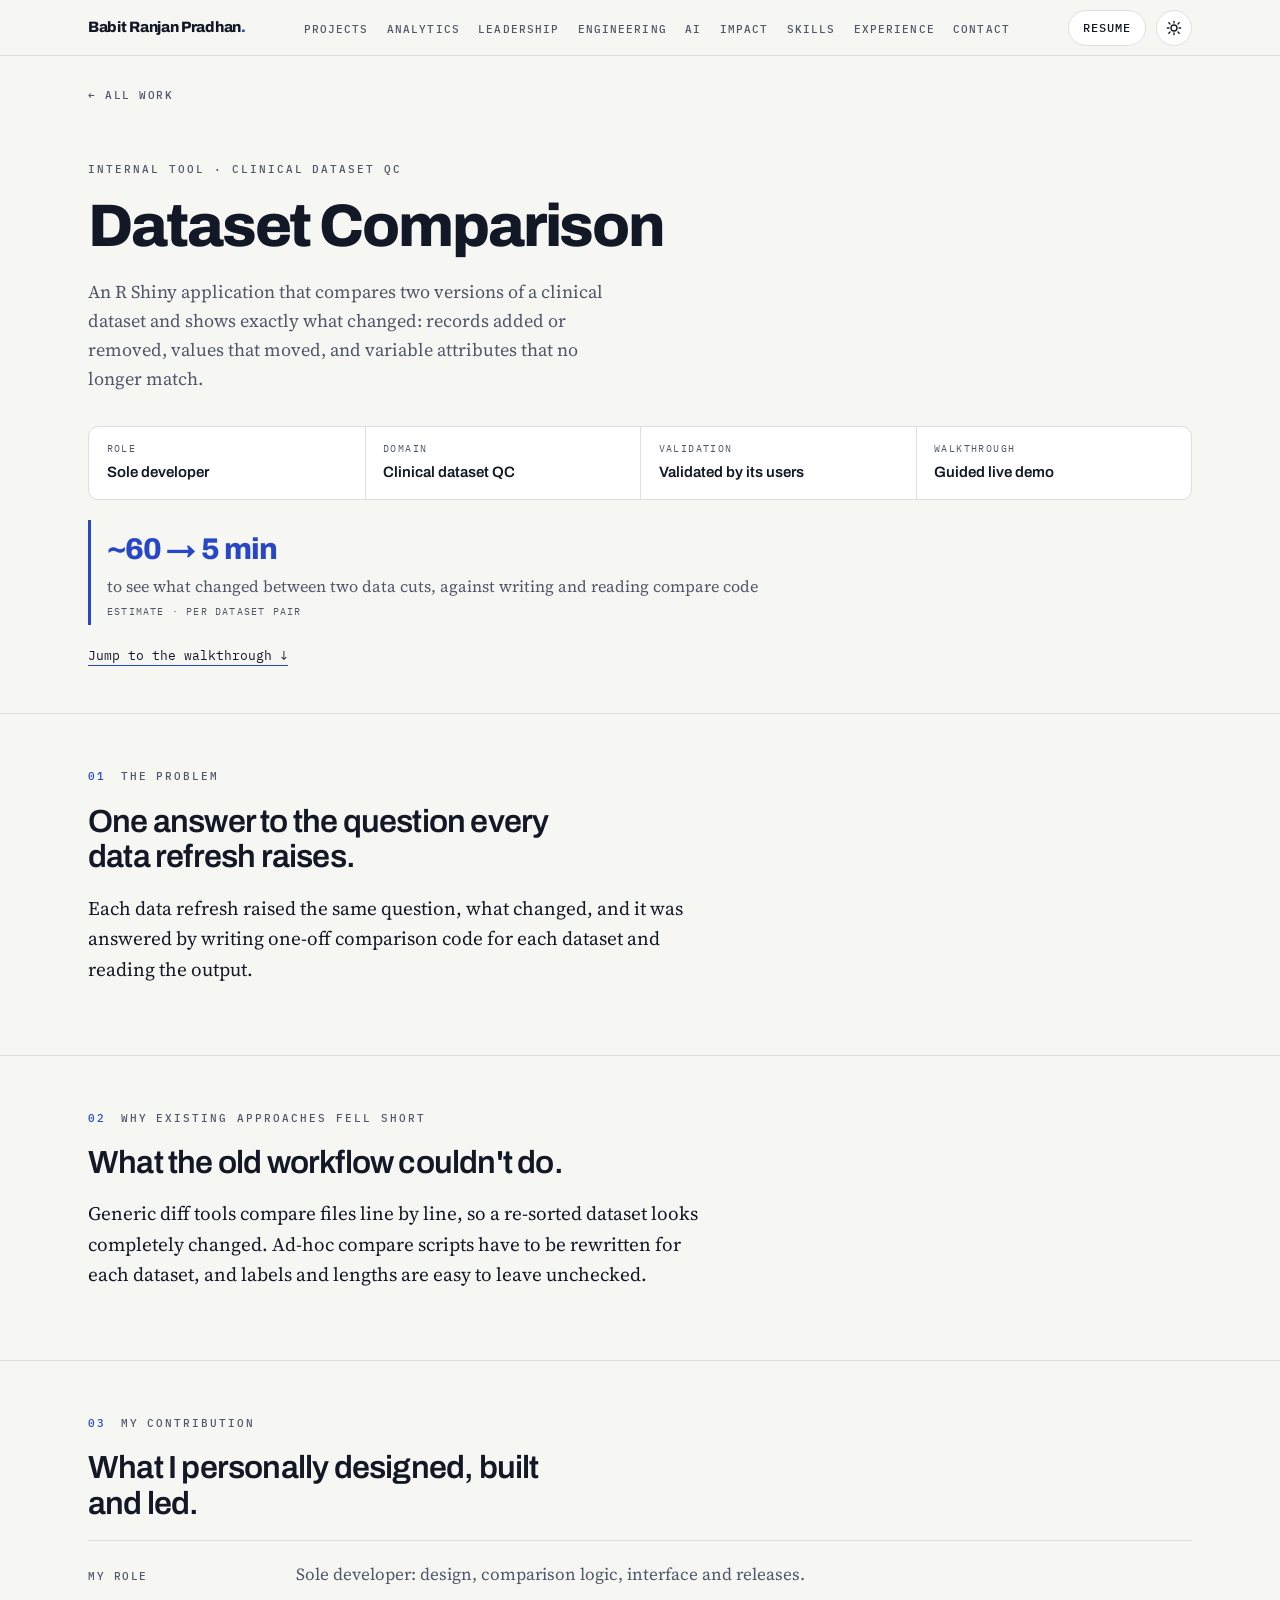
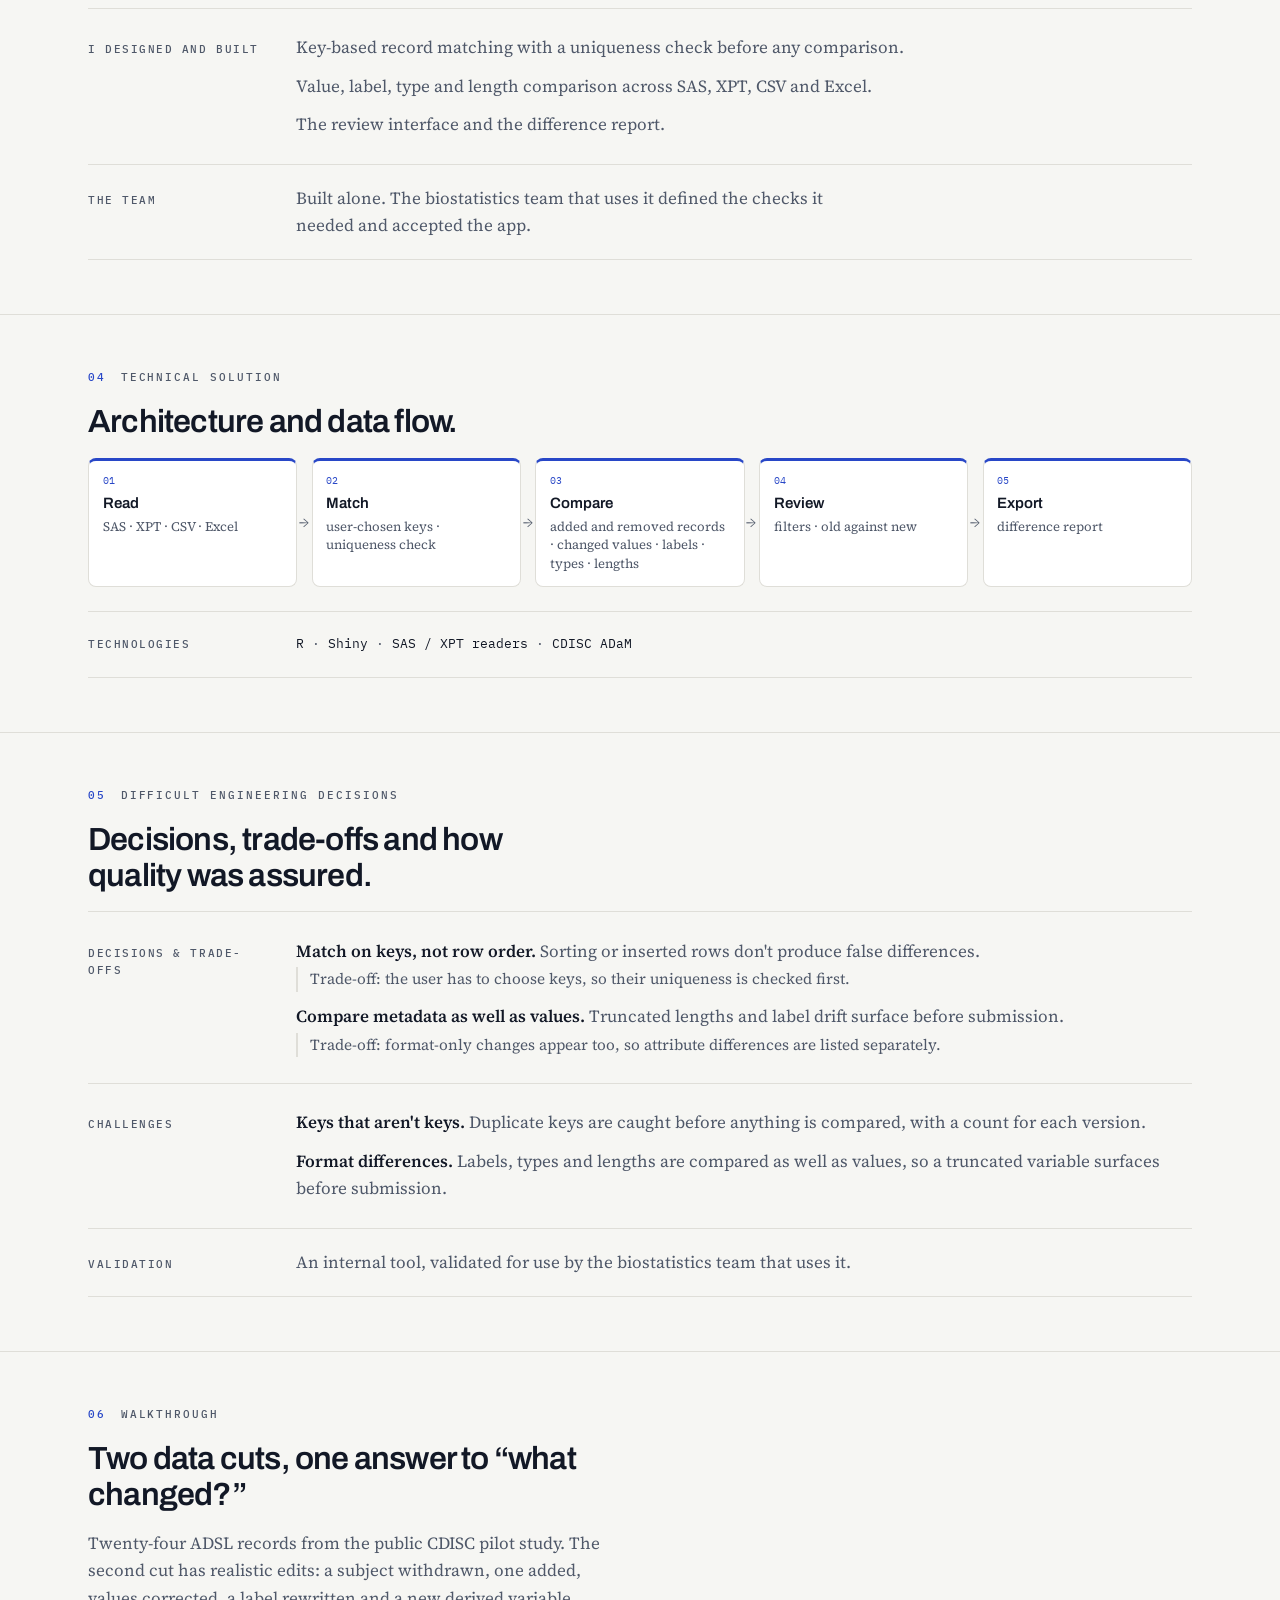
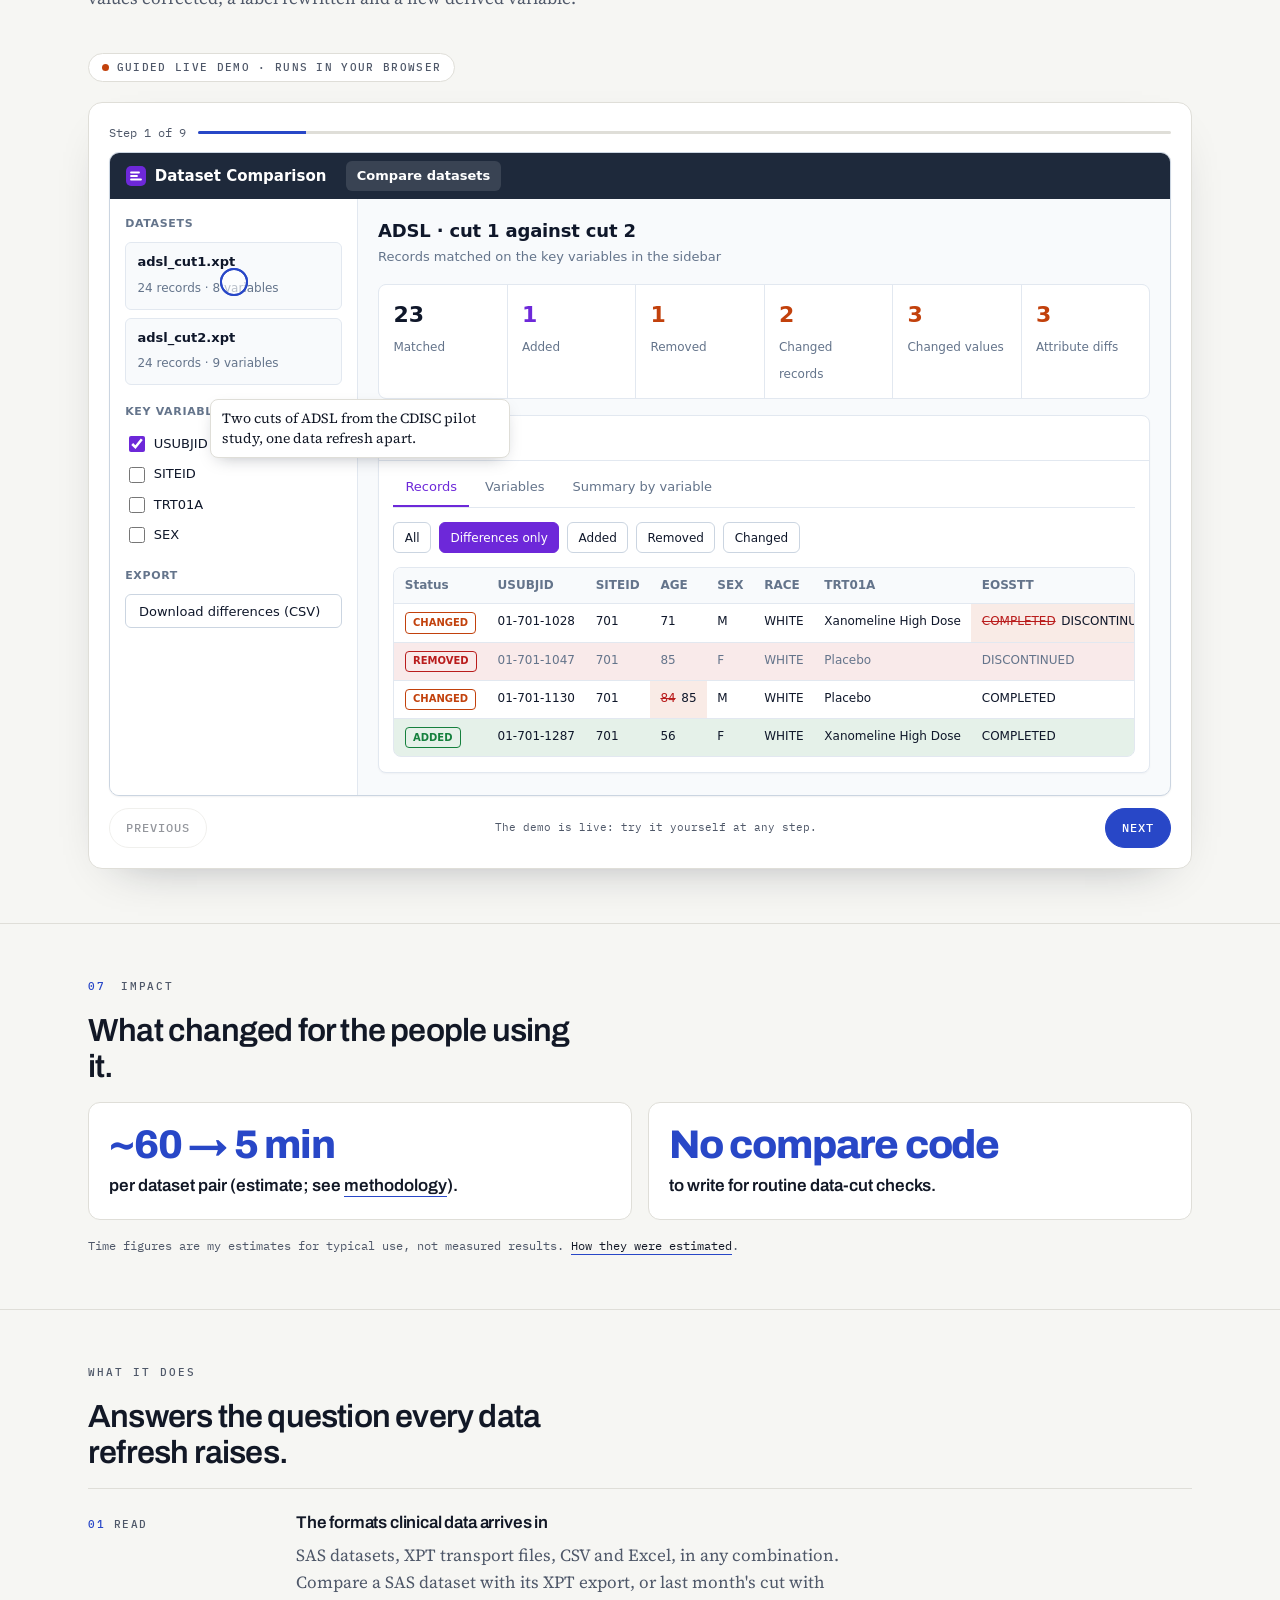
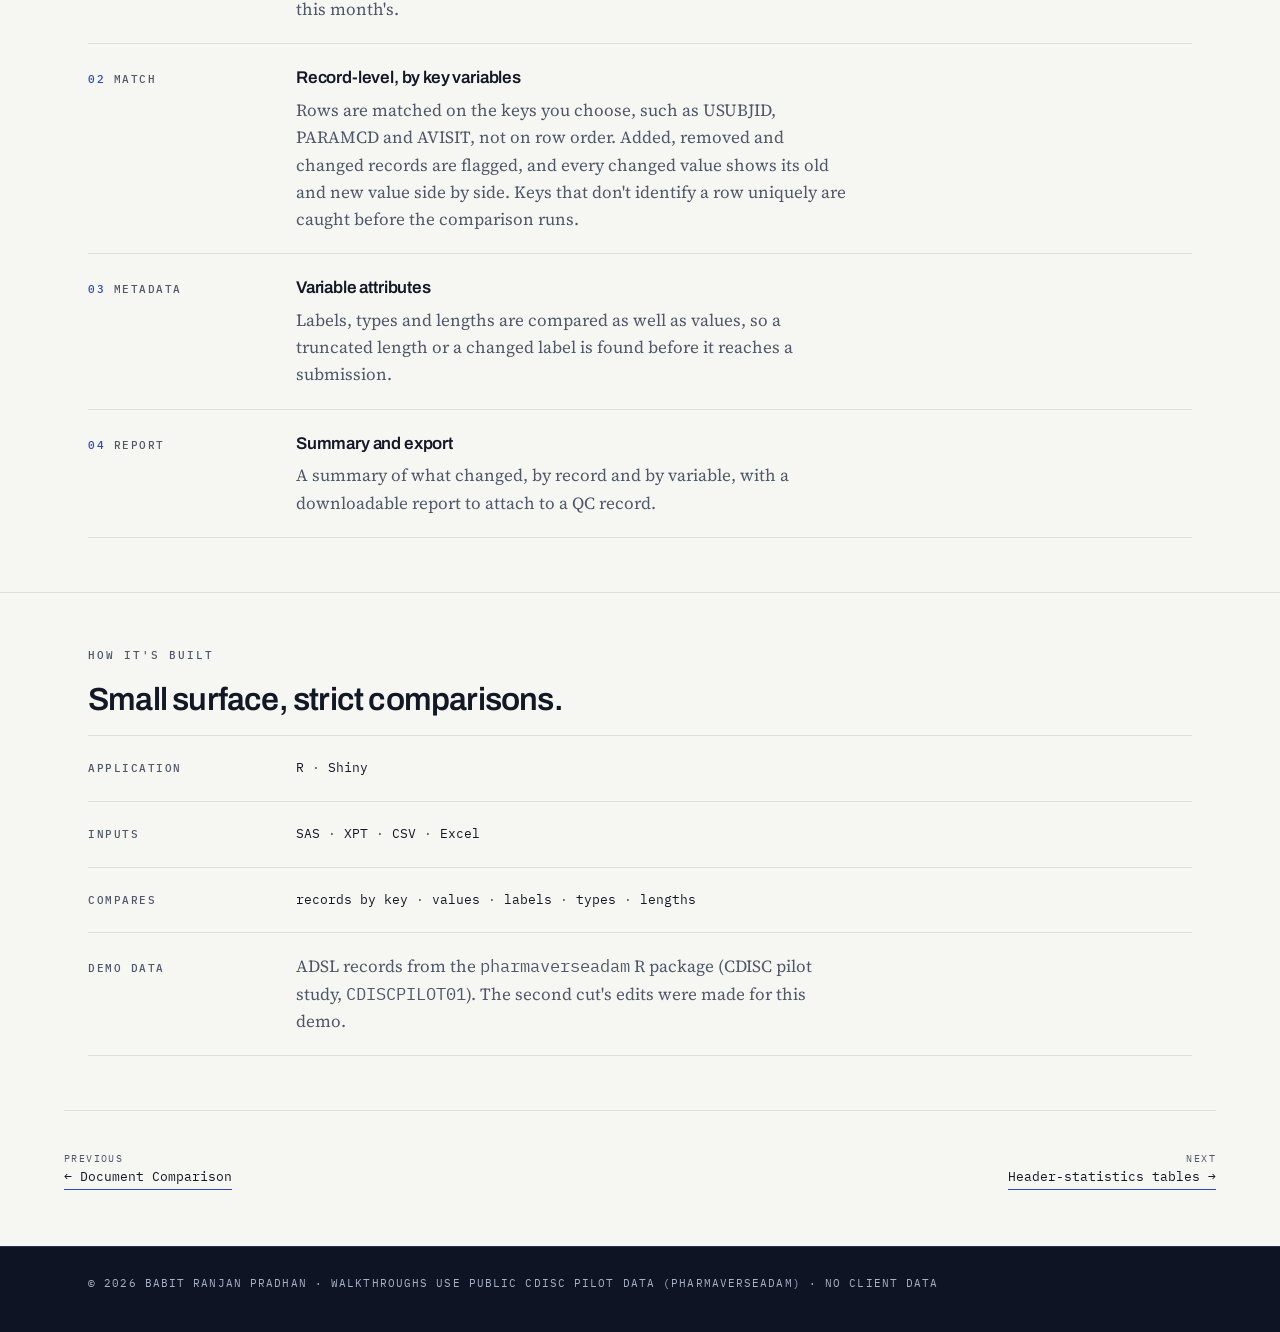
<file: work/dataset-comparison/index.html>
<!DOCTYPE html>
<html lang="en">
<head>
<meta charset="utf-8">
<meta name="viewport" content="width=device-width, initial-scale=1">
<title>Dataset Comparison · Babit Ranjan Pradhan</title>
<meta name="description" content="Compare two cuts of a clinical dataset by key: added and removed records, changed values, and label, type and length differences. Sole developer.">
<meta name="author" content="Babit Ranjan Pradhan">
<link rel="canonical" href="https://babitrp.github.io/work/dataset-comparison/">
<meta property="og:type" content="article">
<meta property="og:site_name" content="Babit Ranjan Pradhan">
<meta property="og:title" content="Dataset Comparison · Babit Ranjan Pradhan">
<meta property="og:description" content="Compare two cuts of a clinical dataset by key: added and removed records, changed values, and label, type and length differences. Sole developer.">
<meta property="og:url" content="https://babitrp.github.io/work/dataset-comparison/">
<meta property="og:image" content="https://babitrp.github.io/assets/og/dataset-comparison.jpg">
<meta property="og:image:width" content="1200"><meta property="og:image:height" content="630">
<meta property="og:image:alt" content="Dataset Comparison · Babit Ranjan Pradhan">
<meta name="twitter:card" content="summary_large_image">
<meta name="twitter:title" content="Dataset Comparison · Babit Ranjan Pradhan">
<meta name="twitter:description" content="Compare two cuts of a clinical dataset by key: added and removed records, changed values, and label, type and length differences. Sole developer.">
<meta name="twitter:image" content="https://babitrp.github.io/assets/og/dataset-comparison.jpg">
<meta name="theme-color" content="#0E1424">
<link rel="icon" href="data:image/svg+xml,%3Csvg xmlns='http://www.w3.org/2000/svg' viewBox='0 0 32 32'%3E%3Crect width='32' height='32' rx='7' fill='%230E1424'/%3E%3Crect x='7' y='15' width='18' height='2.5' rx='1' fill='%238EA4FF'/%3E%3Crect x='14.75' y='8' width='2.5' height='16' rx='1' fill='%23EEF1F8'/%3E%3C/svg%3E">
<script>try{if(localStorage.getItem("bp-theme")==="dark")document.documentElement.setAttribute("data-theme","dark");}catch(e){}</script>
<script type="application/ld+json">{"@context":"https://schema.org","@type":"CreativeWork","name":"Dataset Comparison","description":"Compare two cuts of a clinical dataset by key: added and removed records, changed values, and label, type and length differences. Sole developer.","url":"https://babitrp.github.io/work/dataset-comparison/","image":"https://babitrp.github.io/assets/og/dataset-comparison.jpg","author":{"@type":"Person","name":"Babit Ranjan Pradhan","url":"https://babitrp.github.io/"}}</script>
<link rel="preconnect" href="https://fonts.googleapis.com"><link rel="preconnect" href="https://fonts.gstatic.com" crossorigin><link href="https://fonts.googleapis.com/css2?family=Archivo:wght@600;800&family=Source+Serif+4:opsz,wght@8..60,400;8..60,600&family=IBM+Plex+Mono:wght@400;500&display=swap" rel="stylesheet">
<link rel="stylesheet" href="../../assets/site.css">
</head>
<body data-root="../../">
<div id="progress" aria-hidden="true"><i></i></div>
<a href="#id-tour" class="skip">Skip to content</a>
<nav class="nav" aria-label="Main">
  <div class="wrap">
    <a class="brand" href="../../">Babit Ranjan Pradhan<span>.</span></a>
    <ul id="navlist"><li><a href="../../#work">Projects</a></li><li><a href="../../#analytics">Analytics</a></li><li><a href="../../#leadership">Leadership</a></li><li><a href="../../#engineering">Engineering</a></li><li><a href="../../#ai">AI</a></li><li><a href="../../#impact">Impact</a></li><li><a href="../../#skills">Skills</a></li><li><a href="../../#experience">Experience</a></li><li><a href="../../#contact">Contact</a></li></ul>
    <div class="nav-r">
      <a class="btn resume" href="../../resume.pdf" download>Resume</a>
      <button class="menu" id="menu" type="button" aria-label="Open menu" aria-expanded="false" aria-controls="navlist">
        <svg viewBox="0 0 24 24" fill="none" stroke="currentColor" stroke-width="2" stroke-linecap="round" aria-hidden="true"><path d="M4 7h16M4 12h16M4 17h16"/></svg></button>
      <button class="theme" id="theme" type="button" aria-label="Switch to dark theme" title="Switch to dark theme">
        <svg class="sun" viewBox="0 0 24 24" fill="none" stroke="currentColor" stroke-width="2" stroke-linecap="round" aria-hidden="true"><circle cx="12" cy="12" r="4.5"/><path d="M12 2v2.5M12 19.5V22M4.2 4.2l1.8 1.8M18 18l1.8 1.8M2 12h2.5M19.5 12H22M4.2 19.8 6 18M18 6l1.8-1.8"/></svg>
        <svg class="moon" viewBox="0 0 24 24" fill="none" stroke="currentColor" stroke-width="2" stroke-linecap="round" stroke-linejoin="round" aria-hidden="true"><path d="M20.5 14.5A8.5 8.5 0 0 1 9.5 3.5a8.5 8.5 0 1 0 11 11z"/></svg>
      </button>
      <a class="btn pri" href="mailto:pradhan.babit@gmail.com">Email me</a>
    </div>
  </div>
</nav>
<main id="main">

<article class="case" id="id-root" aria-labelledby="id-h">
  <div class="wrap crumbs"><a href="../../#work">&larr; All work</a></div>
  <header class="wrap case-hero">
    <p class="eyebrow">Internal tool · Clinical dataset QC</p>
    <h1 id="id-h">Dataset Comparison</h1>
    <p class="intro">An R Shiny application that compares two versions of a clinical dataset and shows exactly what changed: records added or removed, values that moved, and variable attributes that no longer match.</p>
    <dl class="cfacts"><div><dt>Role</dt><dd>Sole developer</dd></div><div><dt>Domain</dt><dd>Clinical dataset QC</dd></div><div><dt>Validation</dt><dd>Validated by its users</dd></div><div><dt>Walkthrough</dt><dd>Guided live demo</dd></div></dl>
    <div class="cimpact" aria-label="Impact"><div><b>~60 → 5 min</b><span>to see what changed between two data cuts, against writing and reading compare code</span><small>Estimate · per dataset pair</small></div></div>
    <p class="jump"><a href="#id-w-h">Jump to the walkthrough &darr;</a></p>
  </header>
  <section aria-labelledby="id-01-h"><div class="wrap">
    <p class="eyebrow"><span class="num">01</span> The problem</p>
    <h2 id="id-01-h">One answer to the question every data refresh raises.</h2>
    <p class="big">Each data refresh raised the same question, what changed, and it was answered by writing one-off comparison code for each dataset and reading the output.</p>
  </div></section><section aria-labelledby="id-02-h"><div class="wrap">
    <p class="eyebrow"><span class="num">02</span> Why existing approaches fell short</p>
    <h2 id="id-02-h">What the old workflow couldn't do.</h2>
    <p class="big">Generic diff tools compare files line by line, so a re-sorted dataset looks completely changed. Ad-hoc compare scripts have to be rewritten for each dataset, and labels and lengths are easy to leave unchecked.</p>
  </div></section><section aria-labelledby="id-03-h"><div class="wrap">
    <p class="eyebrow"><span class="num">03</span> My contribution</p>
    <h2 id="id-03-h">What I personally designed, built and led.</h2>
    <div class="row"><div class="key">My role</div><div><p>Sole developer: design, comparison logic, interface and releases.</p></div></div><div class="row"><div class="key">I designed and built</div><div><ul class="chal"><li>Key-based record matching with a uniqueness check before any comparison.</li><li>Value, label, type and length comparison across SAS, XPT, CSV and Excel.</li><li>The review interface and the difference report.</li></ul></div></div><div class="row"><div class="key">The team</div><div><p>Built alone. The biostatistics team that uses it defined the checks it needed and accepted the app.</p></div></div>
  </div></section><section aria-labelledby="id-04-h"><div class="wrap">
    <p class="eyebrow"><span class="num">04</span> Technical solution</p>
    <h2 id="id-04-h">Architecture and data flow.</h2>
    <ol class="flow"><li><b>Read</b><span>SAS · XPT · CSV · Excel</span></li><li><b>Match</b><span>user-chosen keys · uniqueness check</span></li><li><b>Compare</b><span>added and removed records · changed values · labels · types · lengths</span></li><li><b>Review</b><span>filters · old against new</span></li><li><b>Export</b><span>difference report</span></li></ol><div class="row" style="margin-top:1.5rem"><div class="key">Technologies</div><p class="chips"><span>R</span> · <span>Shiny</span> · <span>SAS / XPT readers</span> · <span>CDISC ADaM</span></p></div>
  </div></section><section aria-labelledby="id-05-h"><div class="wrap">
    <p class="eyebrow"><span class="num">05</span> Difficult engineering decisions</p>
    <h2 id="id-05-h">Decisions, trade-offs and how quality was assured.</h2>
    <div class="row"><div class="key">Decisions &amp; trade-offs</div><div><ul class="chal"><li><b>Match on keys, not row order.</b> Sorting or inserted rows don't produce false differences. <em class="to">Trade-off: the user has to choose keys, so their uniqueness is checked first.</em></li><li><b>Compare metadata as well as values.</b> Truncated lengths and label drift surface before submission. <em class="to">Trade-off: format-only changes appear too, so attribute differences are listed separately.</em></li></ul></div></div><div class="row"><div class="key">Challenges</div><div><ul class="chal"><li><b>Keys that aren't keys.</b> Duplicate keys are caught before anything is compared, with a count for each version.</li><li><b>Format differences.</b> Labels, types and lengths are compared as well as values, so a truncated variable surfaces before submission.</li></ul></div></div><div class="row"><div class="key">Validation</div><div><p>An internal tool, validated for use by the biostatistics team that uses it.</p></div></div>
  </div></section>
  <section aria-labelledby="id-w-h"><div class="wrap">
    <p class="eyebrow"><span class="num">06</span> Walkthrough</p>
    <h2 id="id-w-h">Two data cuts, one answer to “what changed?”</h2>
    <p class="lede">Twenty-four ADSL records from the public CDISC pilot study. The second cut has realistic edits: a subject withdrawn, one added, values corrected, a label rewritten and a new derived variable.</p>
    <p class="label live"><i></i>Guided live demo · runs in your browser</p>
    <div class="tour" id="id-tour" data-kind="live" data-p="id">
  <div class="bar"><span class="count">Step 1 of 1</span><progress max="1" value="0" aria-label="Walkthrough progress"></progress></div>
  <div class="lstage">
    <div class="app" style="--band:#6D28D9;--band-soft:color-mix(in srgb,#6D28D9 10%,#fff)"><div class="app-bar"><span class="app-brand"><svg viewBox="0 0 20 20" aria-hidden="true"><rect width="20" height="20" rx="5" fill="var(--band)"/><path d="M5 13.5h10M5 10h6M5 6.5h8" stroke="#fff" stroke-width="1.8" stroke-linecap="round"/></svg>Dataset Comparison</span><span class="app-nav" aria-hidden="true"><span class="on">Compare datasets</span></span><span class="app-right" aria-hidden="true"></span></div><div class="app-body"><div class="app-side">
  <p class="app-sec">Datasets</p>
  <div class="files">
    <div class="file"><b>adsl_cut1.xpt</b><span id="id-fa"></span></div>
    <div class="file"><b>adsl_cut2.xpt</b><span id="id-fb"></span></div>
  </div>
  <p class="app-sec">Key variables</p>
  <div class="keys" role="group" aria-label="Key variables"><span class="sr">Match on</span></div>
  <p class="app-sec">Export</p>
  <button class="btn" id="id-dl" type="button">Download differences (CSV)</button>
  </div><div class="app-main"><div class="app-head"><b>ADSL · cut 1 against cut 2</b><span>Records matched on the key variables in the sidebar</span></div>
  <p class="msg" id="id-msg" role="alert"></p>
  <div class="kpis" id="id-kpis" aria-live="polite"></div>
  <div class="app-card"><div class="app-card-h"><span>Differences</span></div><div class="app-card-b">
    <div class="tabs" role="tablist" aria-label="Comparison results">
      <button role="tab" aria-selected="true" data-t="rec" id="id-t-rec">Records</button>
      <button role="tab" aria-selected="false" data-t="var" id="id-t-var">Variables</button>
      <button role="tab" aria-selected="false" data-t="sum" id="id-t-sum">Summary by variable</button>
    </div>
    <div id="id-pane" role="tabpanel" aria-labelledby="id-t-rec"></div></div></div></div></div></div>
    <button class="hot" type="button" aria-label=""></button>
    <div class="tip" aria-live="polite" role="status"></div>
  </div>
  <div class="controls">
    <button class="btn" type="button" data-a="prev">Previous</button><span class="hint"></span>
    <button class="btn" type="button" data-a="restart" hidden>Restart</button><button class="btn pri" type="button" data-a="next">Next</button>
  </div>
</div>
    
  </div></section>
  <section aria-labelledby="id-07-h"><div class="wrap">
    <p class="eyebrow"><span class="num">07</span> Impact</p>
    <h2 id="id-07-h">What changed for the people using it.</h2>
    <div class="icards"><div><b>~60 → 5 min</b><span>per dataset pair (estimate; see <a href="../../#method">methodology</a>).</span></div><div><b>No compare code</b><span>to write for routine data-cut checks.</span></div></div><p class="note">Time figures are my estimates for typical use, not measured results. <a href="../../#method">How they were estimated</a>.</p>
  </div></section>
  <section aria-labelledby="id-d-h"><div class="wrap">
    <p class="eyebrow">What it does</p>
    <h2 id="id-d-h">Answers the question every data refresh raises.</h2>
    <div class="row"><div class="key"><em>01</em> Read</div><div><h3>The formats clinical data arrives in</h3>
      <p>SAS datasets, XPT transport files, CSV and Excel, in any combination. Compare a SAS dataset with its XPT export,
      or last month's cut with this month's.</p></div></div>
    <div class="row"><div class="key"><em>02</em> Match</div><div><h3>Record-level, by key variables</h3>
      <p>Rows are matched on the keys you choose, such as USUBJID, PARAMCD and AVISIT, not on row order. Added, removed
      and changed records are flagged, and every changed value shows its old and new value side by side. Keys that
      don't identify a row uniquely are caught before the comparison runs.</p></div></div>
    <div class="row"><div class="key"><em>03</em> Metadata</div><div><h3>Variable attributes</h3>
      <p>Labels, types and lengths are compared as well as values, so a truncated length or a changed label is found
      before it reaches a submission.</p></div></div>
    <div class="row"><div class="key"><em>04</em> Report</div><div><h3>Summary and export</h3>
      <p>A summary of what changed, by record and by variable, with a downloadable report to attach to a QC record.</p></div></div>
  </div></section>
  
  <section aria-labelledby="id-s-h"><div class="wrap">
    <p class="eyebrow">How it's built</p>
    <h2 id="id-s-h">Small surface, strict comparisons.</h2>
    <div class="row"><div class="key">Application</div><p class="chips"><span>R</span> · <span>Shiny</span></p></div>
    <div class="row"><div class="key">Inputs</div><p class="chips"><span>SAS</span> · <span>XPT</span> · <span>CSV</span> · <span>Excel</span></p></div>
    <div class="row"><div class="key">Compares</div><p class="chips"><span>records by key</span> · <span>values</span> · <span>labels</span> · <span>types</span> · <span>lengths</span></p></div>
    <div class="row"><div class="key">Demo data</div><p>ADSL records from the <span class="mono">pharmaverseadam</span> R package
      (CDISC pilot study, <span class="mono">CDISCPILOT01</span>). The second cut's edits were made for this demo.</p></div>
  </div></section>
  <nav class="wrap pager" aria-label="More case studies">
    <a href="../document-comparison/"><small>Previous</small>&larr; Document Comparison</a>
    <a href="../header-tables/" style="text-align:right"><small>Next</small>Header-statistics tables &rarr;</a>
  </nav>
</article>
</main>
<footer><div class="wrap"><p>© 2026 Babit Ranjan Pradhan · Walkthroughs use public CDISC pilot data (pharmaverseadam) · No client data</p></div></footer>
<script src="../../assets/site.js" defer></script>
<script>window.__TOURS={"id":{"reset":[{"check":["input[value=\"USUBJID\"]",true]},{"check":["input[value=\"SITEID\"]",false]},{"check":["input[value=\"TRT01A\"]",false]},{"check":["input[value=\"SEX\"]",false]},{"tab":"[data-t=\"rec\"]"},{"tab":".filterbar [data-f=\"diff\"]"}],"steps":[{"t":".files","c":"Two cuts of ADSL from the CDISC pilot study, one data refresh apart."},{"t":".keys label","c":"Records are matched on key variables, not on row order. USUBJID identifies each subject."},{"t":"#id-kpis","c":"The summary first: one subject added, one removed, two records with changed values and three attribute differences."},{"t":"td.cell-chg","pre":[{"tab":"[data-t=\"rec\"]"},{"tab":".filterbar [data-f=\"diff\"]"}],"c":"Each changed value shows old against new. Subject 01-701-1028 went from completed to discontinued."},{"t":"td.cell-chg","pre":[{"tab":"[data-t=\"var\"]"}],"c":"Metadata is compared too: a rewritten TRTDURD label and a longer RACE variable."},{"t":"tr.r-add","pre":[{"tab":"[data-t=\"var\"]"}],"c":"AGEGR1 exists only in the second cut, so it is reported as a new variable."},{"t":"input[value=\"SITEID\"]","pre":[{"tab":"[data-t=\"rec\"]"}],"go":[{"check":["input[value=\"SITEID\"]",true]},{"check":["input[value=\"USUBJID\"]",false]}],"c":"Now match on SITEID alone, a key that cannot identify one record."},{"t":"#id-msg","pre":[{"check":["input[value=\"SITEID\"]",true]},{"check":["input[value=\"USUBJID\"]",false]}],"c":"Duplicate keys are caught before anything is compared, with a count for each cut."},{"t":"#id-dl","pre":[{"check":["input[value=\"USUBJID\"]",true]},{"check":["input[value=\"SITEID\"]",false]}],"c":"Back on USUBJID. Download every difference as a CSV for the QC record."}]}};</script>

<script type="application/json" id="id-idata">{"A":[{"USUBJID":"01-701-1015","SITEID":"701","AGE":63,"SEX":"F","RACE":"WHITE","TRT01A":"Placebo","EOSSTT":"COMPLETED","TRTDURD":182},{"USUBJID":"01-701-1023","SITEID":"701","AGE":64,"SEX":"M","RACE":"WHITE","TRT01A":"Placebo","EOSSTT":"DISCONTINUED","TRTDURD":28},{"USUBJID":"01-701-1028","SITEID":"701","AGE":71,"SEX":"M","RACE":"WHITE","TRT01A":"Xanomeline High Dose","EOSSTT":"COMPLETED","TRTDURD":180},{"USUBJID":"01-701-1033","SITEID":"701","AGE":74,"SEX":"M","RACE":"WHITE","TRT01A":"Xanomeline Low Dose","EOSSTT":"DISCONTINUED","TRTDURD":14},{"USUBJID":"01-701-1034","SITEID":"701","AGE":77,"SEX":"F","RACE":"WHITE","TRT01A":"Xanomeline High Dose","EOSSTT":"COMPLETED","TRTDURD":183},{"USUBJID":"01-701-1047","SITEID":"701","AGE":85,"SEX":"F","RACE":"WHITE","TRT01A":"Placebo","EOSSTT":"DISCONTINUED","TRTDURD":26},{"USUBJID":"01-701-1097","SITEID":"701","AGE":68,"SEX":"M","RACE":"WHITE","TRT01A":"Xanomeline Low Dose","EOSSTT":"COMPLETED","TRTDURD":190},{"USUBJID":"01-701-1111","SITEID":"701","AGE":81,"SEX":"F","RACE":"WHITE","TRT01A":"Xanomeline Low Dose","EOSSTT":"DISCONTINUED","TRTDURD":10},{"USUBJID":"01-701-1115","SITEID":"701","AGE":84,"SEX":"M","RACE":"WHITE","TRT01A":"Xanomeline Low Dose","EOSSTT":"DISCONTINUED","TRTDURD":55},{"USUBJID":"01-701-1118","SITEID":"701","AGE":52,"SEX":"M","RACE":"WHITE","TRT01A":"Placebo","EOSSTT":"COMPLETED","TRTDURD":182},{"USUBJID":"01-701-1130","SITEID":"701","AGE":84,"SEX":"M","RACE":"WHITE","TRT01A":"Placebo","EOSSTT":"COMPLETED","TRTDURD":183},{"USUBJID":"01-701-1133","SITEID":"701","AGE":81,"SEX":"F","RACE":"WHITE","TRT01A":"Xanomeline High Dose","EOSSTT":"COMPLETED","TRTDURD":183},{"USUBJID":"01-701-1146","SITEID":"701","AGE":75,"SEX":"F","RACE":"WHITE","TRT01A":"Xanomeline High Dose","EOSSTT":"DISCONTINUED","TRTDURD":38},{"USUBJID":"01-701-1148","SITEID":"701","AGE":57,"SEX":"M","RACE":"WHITE","TRT01A":"Xanomeline High Dose","EOSSTT":"COMPLETED","TRTDURD":182},{"USUBJID":"01-701-1153","SITEID":"701","AGE":79,"SEX":"F","RACE":"WHITE","TRT01A":"Placebo","EOSSTT":"COMPLETED","TRTDURD":175},{"USUBJID":"01-701-1180","SITEID":"701","AGE":56,"SEX":"M","RACE":"WHITE","TRT01A":"Xanomeline High Dose","EOSSTT":"DISCONTINUED","TRTDURD":35},{"USUBJID":"01-701-1181","SITEID":"701","AGE":79,"SEX":"F","RACE":"WHITE","TRT01A":"Xanomeline Low Dose","EOSSTT":"DISCONTINUED","TRTDURD":5},{"USUBJID":"01-701-1188","SITEID":"701","AGE":71,"SEX":"M","RACE":"WHITE","TRT01A":"Xanomeline Low Dose","EOSSTT":"DISCONTINUED","TRTDURD":38},{"USUBJID":"01-701-1192","SITEID":"701","AGE":80,"SEX":"F","RACE":"WHITE","TRT01A":"Xanomeline Low Dose","EOSSTT":"COMPLETED","TRTDURD":183},{"USUBJID":"01-701-1203","SITEID":"701","AGE":81,"SEX":"F","RACE":"BLACK OR AFRICAN AMERICAN","TRT01A":"Placebo","EOSSTT":"COMPLETED","TRTDURD":183},{"USUBJID":"01-701-1211","SITEID":"701","AGE":76,"SEX":"F","RACE":"WHITE","TRT01A":"Xanomeline Low Dose","EOSSTT":"DISCONTINUED","TRTDURD":59},{"USUBJID":"01-701-1234","SITEID":"701","AGE":69,"SEX":"M","RACE":"WHITE","TRT01A":"Placebo","EOSSTT":"COMPLETED","TRTDURD":177},{"USUBJID":"01-701-1239","SITEID":"701","AGE":56,"SEX":"M","RACE":"WHITE","TRT01A":"Xanomeline High Dose","EOSSTT":"COMPLETED","TRTDURD":181},{"USUBJID":"01-701-1275","SITEID":"701","AGE":61,"SEX":"M","RACE":"AMERICAN INDIAN OR ALASKA NATIVE","TRT01A":"Xanomeline High Dose","EOSSTT":"DISCONTINUED","TRTDURD":114}],"B":[{"USUBJID":"01-701-1015","SITEID":"701","AGE":63,"SEX":"F","RACE":"WHITE","TRT01A":"Placebo","EOSSTT":"COMPLETED","TRTDURD":182,"AGEGR1":"18-64"},{"USUBJID":"01-701-1023","SITEID":"701","AGE":64,"SEX":"M","RACE":"WHITE","TRT01A":"Placebo","EOSSTT":"DISCONTINUED","TRTDURD":28,"AGEGR1":"18-64"},{"USUBJID":"01-701-1028","SITEID":"701","AGE":71,"SEX":"M","RACE":"WHITE","TRT01A":"Xanomeline High Dose","EOSSTT":"DISCONTINUED","TRTDURD":166,"AGEGR1":">64"},{"USUBJID":"01-701-1033","SITEID":"701","AGE":74,"SEX":"M","RACE":"WHITE","TRT01A":"Xanomeline Low Dose","EOSSTT":"DISCONTINUED","TRTDURD":14,"AGEGR1":">64"},{"USUBJID":"01-701-1034","SITEID":"701","AGE":77,"SEX":"F","RACE":"WHITE","TRT01A":"Xanomeline High Dose","EOSSTT":"COMPLETED","TRTDURD":183,"AGEGR1":">64"},{"USUBJID":"01-701-1097","SITEID":"701","AGE":68,"SEX":"M","RACE":"WHITE","TRT01A":"Xanomeline Low Dose","EOSSTT":"COMPLETED","TRTDURD":190,"AGEGR1":">64"},{"USUBJID":"01-701-1111","SITEID":"701","AGE":81,"SEX":"F","RACE":"WHITE","TRT01A":"Xanomeline Low Dose","EOSSTT":"DISCONTINUED","TRTDURD":10,"AGEGR1":">64"},{"USUBJID":"01-701-1115","SITEID":"701","AGE":84,"SEX":"M","RACE":"WHITE","TRT01A":"Xanomeline Low Dose","EOSSTT":"DISCONTINUED","TRTDURD":55,"AGEGR1":">64"},{"USUBJID":"01-701-1118","SITEID":"701","AGE":52,"SEX":"M","RACE":"WHITE","TRT01A":"Placebo","EOSSTT":"COMPLETED","TRTDURD":182,"AGEGR1":"18-64"},{"USUBJID":"01-701-1130","SITEID":"701","AGE":85,"SEX":"M","RACE":"WHITE","TRT01A":"Placebo","EOSSTT":"COMPLETED","TRTDURD":183,"AGEGR1":">64"},{"USUBJID":"01-701-1133","SITEID":"701","AGE":81,"SEX":"F","RACE":"WHITE","TRT01A":"Xanomeline High Dose","EOSSTT":"COMPLETED","TRTDURD":183,"AGEGR1":">64"},{"USUBJID":"01-701-1146","SITEID":"701","AGE":75,"SEX":"F","RACE":"WHITE","TRT01A":"Xanomeline High Dose","EOSSTT":"DISCONTINUED","TRTDURD":38,"AGEGR1":">64"},{"USUBJID":"01-701-1148","SITEID":"701","AGE":57,"SEX":"M","RACE":"WHITE","TRT01A":"Xanomeline High Dose","EOSSTT":"COMPLETED","TRTDURD":182,"AGEGR1":"18-64"},{"USUBJID":"01-701-1153","SITEID":"701","AGE":79,"SEX":"F","RACE":"WHITE","TRT01A":"Placebo","EOSSTT":"COMPLETED","TRTDURD":175,"AGEGR1":">64"},{"USUBJID":"01-701-1180","SITEID":"701","AGE":56,"SEX":"M","RACE":"WHITE","TRT01A":"Xanomeline High Dose","EOSSTT":"DISCONTINUED","TRTDURD":35,"AGEGR1":"18-64"},{"USUBJID":"01-701-1181","SITEID":"701","AGE":79,"SEX":"F","RACE":"WHITE","TRT01A":"Xanomeline Low Dose","EOSSTT":"DISCONTINUED","TRTDURD":5,"AGEGR1":">64"},{"USUBJID":"01-701-1188","SITEID":"701","AGE":71,"SEX":"M","RACE":"WHITE","TRT01A":"Xanomeline Low Dose","EOSSTT":"DISCONTINUED","TRTDURD":38,"AGEGR1":">64"},{"USUBJID":"01-701-1192","SITEID":"701","AGE":80,"SEX":"F","RACE":"WHITE","TRT01A":"Xanomeline Low Dose","EOSSTT":"COMPLETED","TRTDURD":183,"AGEGR1":">64"},{"USUBJID":"01-701-1203","SITEID":"701","AGE":81,"SEX":"F","RACE":"BLACK OR AFRICAN AMERICAN","TRT01A":"Placebo","EOSSTT":"COMPLETED","TRTDURD":183,"AGEGR1":">64"},{"USUBJID":"01-701-1211","SITEID":"701","AGE":76,"SEX":"F","RACE":"WHITE","TRT01A":"Xanomeline Low Dose","EOSSTT":"DISCONTINUED","TRTDURD":59,"AGEGR1":">64"},{"USUBJID":"01-701-1234","SITEID":"701","AGE":69,"SEX":"M","RACE":"WHITE","TRT01A":"Placebo","EOSSTT":"COMPLETED","TRTDURD":177,"AGEGR1":">64"},{"USUBJID":"01-701-1239","SITEID":"701","AGE":56,"SEX":"M","RACE":"WHITE","TRT01A":"Xanomeline High Dose","EOSSTT":"COMPLETED","TRTDURD":181,"AGEGR1":"18-64"},{"USUBJID":"01-701-1275","SITEID":"701","AGE":61,"SEX":"M","RACE":"AMERICAN INDIAN OR ALASKA NATIVE","TRT01A":"Xanomeline High Dose","EOSSTT":"DISCONTINUED","TRTDURD":114,"AGEGR1":"18-64"},{"USUBJID":"01-701-1287","SITEID":"701","AGE":56,"SEX":"F","RACE":"WHITE","TRT01A":"Xanomeline High Dose","EOSSTT":"COMPLETED","TRTDURD":183,"AGEGR1":"18-64"}],"mA":[["USUBJID","Unique Subject Identifier","Char",11],["SITEID","Study Site Identifier","Char",3],["AGE","Age","Num",8],["SEX","Sex","Char",1],["RACE","Race","Char",32],["TRT01A","Actual Treatment for Period 01","Char",20],["EOSSTT","End of Study Status","Char",12],["TRTDURD","Total Treatment Duration (Days)","Num",8]],"mB":[["USUBJID","Unique Subject Identifier","Char",11],["SITEID","Study Site Identifier","Char",3],["AGE","Age","Num",8],["SEX","Sex","Char",1],["RACE","Race","Char",40],["TRT01A","Actual Treatment for Period 01","Char",20],["EOSSTT","End of Study Status","Char",12],["TRTDURD","Treatment Duration (Days)","Num",8],["AGEGR1","Pooled Age Group 1","Char",5]]}</script>
<script>
(function(){
"use strict";var ROOT=document.getElementById("id-root");
var D=JSON.parse(document.getElementById("id-idata").textContent),$=function(s){return ROOT.querySelector(s);};
var keys=["USUBJID"],tab="rec",flt="diff",R=null;
var esc=function(s){return String(s).replace(/[&<>"]/g,function(c){return{"&":"&amp;","<":"&lt;",">":"&gt;",'"':"&quot;"}[c];});};
var common=D.mA.map(function(m){return m[0];}).filter(function(v){return D.mB.some(function(m){return m[0]===v;});});
$("#id-fa").textContent=D.A.length+" records · "+D.mA.length+" variables";
$("#id-fb").textContent=D.B.length+" records · "+D.mB.length+" variables";
var kb=ROOT.querySelector(".keys");
["USUBJID","SITEID","TRT01A","SEX"].forEach(function(v){var l=document.createElement("label");
  l.innerHTML='<input type="checkbox" value="'+v+'"'+(v==="USUBJID"?" checked":"")+'> '+v;kb.appendChild(l);});
kb.addEventListener("change",function(){keys=[].slice.call(kb.querySelectorAll("input:checked")).map(function(i){return i.value;});compare();});

function compare(){
  var msg=$("#id-msg");
  if(!keys.length){msg.textContent="Choose at least one key variable.";R=null;render();return;}
  var key=function(r){return keys.map(function(k){return r[k];}).join("|");},dup=function(rows){var s={},d=0;
    rows.forEach(function(r){var k=key(r);if(s[k])d++;s[k]=1;});return d;};
  var dA=dup(D.A),dB=dup(D.B);
  if(dA||dB){msg.textContent="Keys "+keys.join(" + ")+" are not unique ("+dA+" duplicates in cut 1, "+dB+
    " in cut 2). Add a key variable so each record is identified once.";R=null;render();return;}
  msg.textContent="";
  var ia={},ib={};D.A.forEach(function(r){ia[key(r)]=r;});D.B.forEach(function(r){ib[key(r)]=r;});
  var all=Object.keys(ia).concat(Object.keys(ib).filter(function(k){return!ia[k];})).sort(),rows=[],vc={};
  all.forEach(function(k){var a=ia[k],b=ib[k];
    if(!b)rows.push({k:k,s:"del",r:a});else if(!a)rows.push({k:k,s:"add",r:b});
    else{var ch=common.filter(function(v){return String(a[v])!==String(b[v]);});
      ch.forEach(function(v){vc[v]=(vc[v]||0)+1;});rows.push({k:k,s:ch.length?"chg":"same",a:a,b:b,ch:ch});}});
  var attr=[];var mb={};D.mB.forEach(function(m){mb[m[0]]=m;});var ma={};D.mA.forEach(function(m){ma[m[0]]=m;});
  D.mA.forEach(function(m){var o=mb[m[0]];if(!o)attr.push({v:m[0],s:"del",a:m,b:null});
    else{var d=[];if(m[1]!==o[1])d.push("Label");if(m[2]!==o[2])d.push("Type");if(m[3]!==o[3])d.push("Length");
      attr.push({v:m[0],s:d.length?"chg":"same",a:m,b:o,d:d});}});
  D.mB.forEach(function(m){if(!ma[m[0]])attr.push({v:m[0],s:"add",a:null,b:m});});
  R={rows:rows,attr:attr,vc:vc};render();}

function cnt(s){return R.rows.filter(function(r){return r.s===s;}).length;}
function render(){
  if(!R){$("#id-kpis").innerHTML="";$("#id-pane").innerHTML="";$("#id-dl").disabled=true;return;}
  $("#id-dl").disabled=false;
  var nv=Object.keys(R.vc).reduce(function(a,k){return a+R.vc[k];},0),na=R.attr.filter(function(a){return a.s!=="same";}).length;
  $("#id-kpis").innerHTML=[["Matched",cnt("same")+cnt("chg"),""],["Added",cnt("add"),"ok"],["Removed",cnt("del"),"warn"],
    ["Changed records",cnt("chg"),"warn"],["Changed values",nv,"warn"],["Attribute diffs",na,"warn"]].map(function(k){
    return '<div class="'+(k[1]?k[2]:"")+'"><b>'+k[1]+'</b><span>'+k[0]+'</span></div>';}).join("");
  var p=$("#id-pane");
  if(tab==="rec"){
    var vars=keys.concat(common.filter(function(v){return keys.indexOf(v)<0;}));
    var fb='<div class="filterbar" role="group" aria-label="Show">'+[["all","All"],["diff","Differences only"],["add","Added"],["del","Removed"],["chg","Changed"]]
      .map(function(f){return '<button class="btn" type="button" data-f="'+f[0]+'" aria-pressed="'+(flt===f[0])+'">'+f[1]+'</button>';}).join("")+'</div>';
    var rows=R.rows.filter(function(r){return flt==="all"||(flt==="diff"?r.s!=="same":r.s===flt);});
    var h='<div class="tbl-wrap tall"><table class="dt"><thead><tr><th scope="col">Status</th>'+vars.map(function(v){return'<th scope="col">'+v+'</th>';}).join("")+'</tr></thead><tbody>';
    rows.forEach(function(r){var lab={same:"Same",chg:"Changed",add:"Added",del:"Removed"}[r.s];
      h+='<tr class="r-'+r.s+'"><td><span class="tag t-'+r.s+'">'+lab+'</span></td>';
      vars.forEach(function(v){
        if(r.s==="chg"&&r.ch.indexOf(v)>=0)h+='<td class="cell-chg"><span class="old">'+esc(r.a[v])+'</span><span class="new">'+esc(r.b[v])+'</span></td>';
        else h+='<td>'+esc((r.r||r.b)[v])+'</td>';});h+='</tr>';});
    if(!rows.length)h+='<tr><td colspan="'+(vars.length+1)+'">No records match this filter.</td></tr>';
    p.innerHTML=fb+h+'</tbody></table></div>';
    p.querySelectorAll(".filterbar .btn").forEach(function(b){b.addEventListener("click",function(){flt=b.dataset.f;render();});});}
  else if(tab==="var"){
    var h2='<div class="tbl-wrap"><table class="dt"><thead><tr><th scope="col">Variable</th><th scope="col">Status</th><th scope="col">Label</th><th scope="col">Type</th><th scope="col">Length</th></tr></thead><tbody>';
    R.attr.forEach(function(a){var lab={same:"Same",chg:"Changed",add:"Added",del:"Removed"}[a.s];
      var f=function(i,n){var x=a.a?a.a[i]:null,y=a.b?a.b[i]:null;
        if(a.s==="chg"&&a.d.indexOf(n)>=0)return'<td class="cell-chg"><span class="old">'+esc(x)+'</span><span class="new">'+esc(y)+'</span></td>';
        return'<td>'+esc(y!=null?y:x)+'</td>';};
      h2+='<tr class="r-'+a.s+'"><th scope="row">'+a.v+'</th><td><span class="tag t-'+a.s+'">'+lab+'</span></td>'+f(1,"Label")+f(2,"Type")+f(3,"Length")+'</tr>';});
    p.innerHTML=h2+'</tbody></table></div>';}
  else{
    var h3='<div class="tbl-wrap"><table class="dt"><thead><tr><th scope="col">Variable</th><th scope="col">Values changed</th><th scope="col">Of matched records</th></tr></thead><tbody>',
      m=cnt("same")+cnt("chg");
    common.forEach(function(v){var n=R.vc[v]||0;h3+='<tr'+(n?' class="r-chg"':'')+'><th scope="row">'+v+'</th><td>'+n+'</td><td>'+(m?(100*n/m).toFixed(1):0)+'%</td></tr>';});
    p.innerHTML=h3+'</tbody></table></div><p class="note">Variables present in only one cut are listed under Variables.</p>';}}

[].forEach.call(ROOT.querySelectorAll(".tabs button"),function(b){b.addEventListener("click",function(){
  tab=b.dataset.t;[].forEach.call(ROOT.querySelectorAll(".tabs button"),function(o){o.setAttribute("aria-selected",o===b);});
  $("#id-pane").setAttribute("aria-labelledby",b.id);render();});});

$("#id-dl").addEventListener("click",function(){if(!R)return;
  var q=function(s){s=String(s==null?"":s);if(/^[=+\-@]/.test(s))s="'"+s;return'"'+s.replace(/"/g,'""')+'"';};
  var L=[["section","key","variable","status","cut1","cut2"].join(",")];
  R.rows.forEach(function(r){if(r.s==="add"||r.s==="del")L.push([q("record"),q(r.k),q(""),q(r.s==="add"?"added":"removed"),q(""),q("")].join(","));
    else if(r.s==="chg")r.ch.forEach(function(v){L.push([q("value"),q(r.k),q(v),q("changed"),q(r.a[v]),q(r.b[v])].join(","));});});
  R.attr.forEach(function(a){if(a.s==="add"||a.s==="del")L.push([q("variable"),q(""),q(a.v),q(a.s==="add"?"added":"removed"),q(""),q("")].join(","));
    else if(a.s==="chg")a.d.forEach(function(d){var i={Label:1,Type:2,Length:3}[d];L.push([q("attribute"),q(d),q(a.v),q("changed"),q(a.a[i]),q(a.b[i])].join(","));});});
  var u=URL.createObjectURL(new Blob([L.join("\r\n")],{type:"text/csv"})),el=document.createElement("a");
  el.href=u;el.download="adsl_cut1_vs_cut2_differences.csv";document.body.appendChild(el);el.click();el.remove();
  setTimeout(function(){URL.revokeObjectURL(u);},1000);});
compare();
})();
</script>

</body>
</html>
</file>
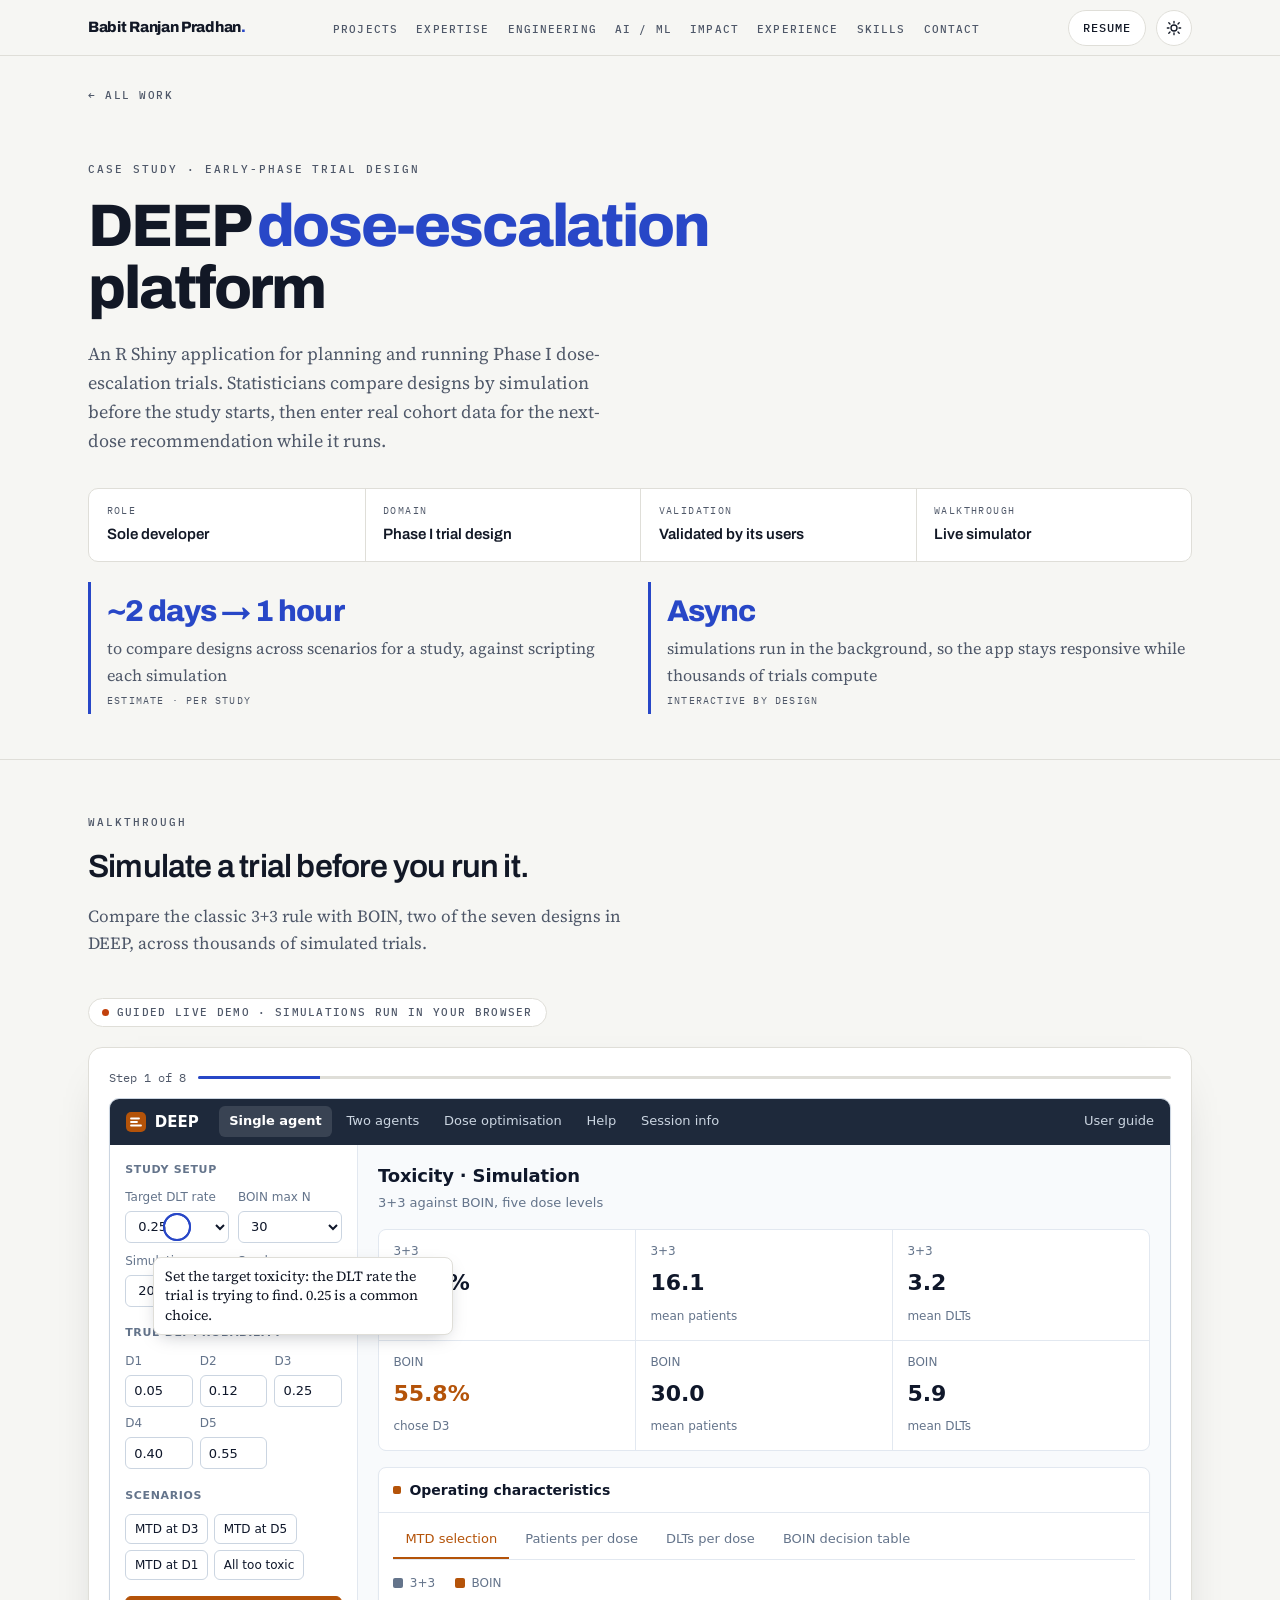
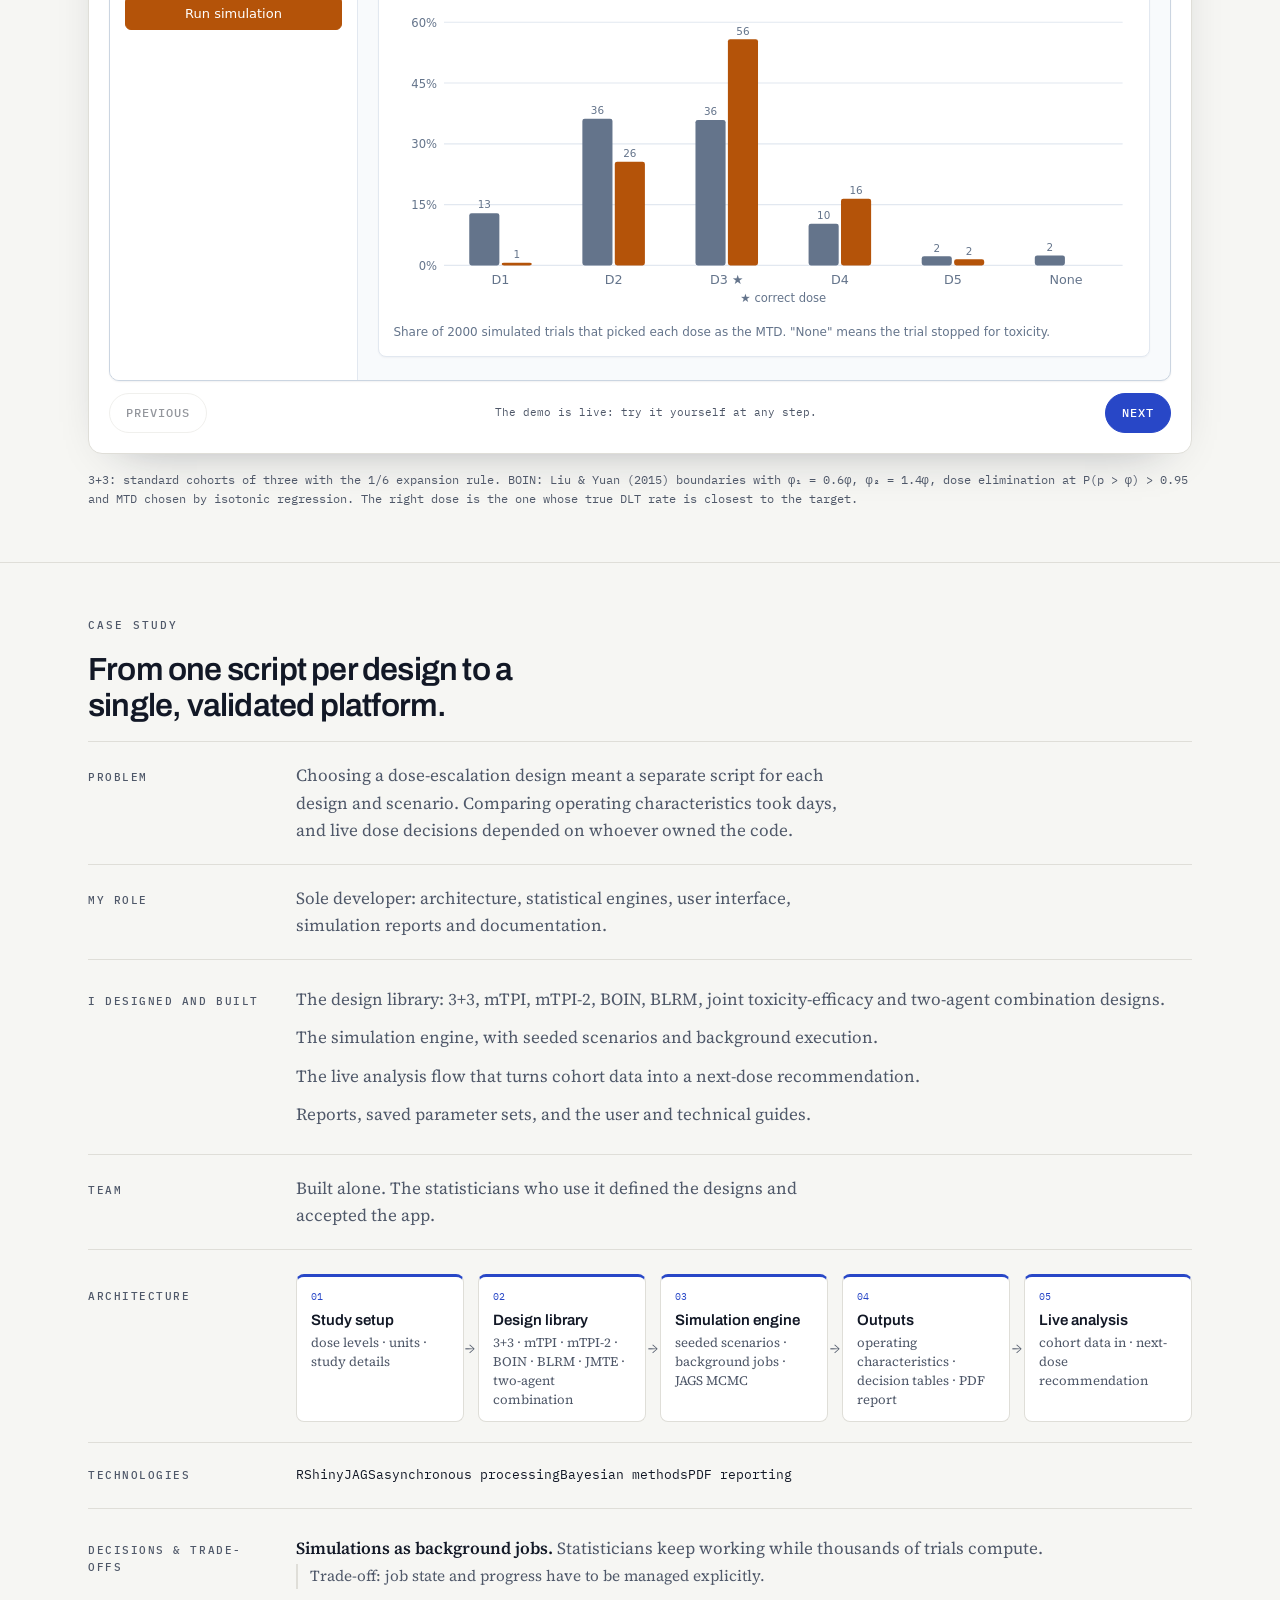
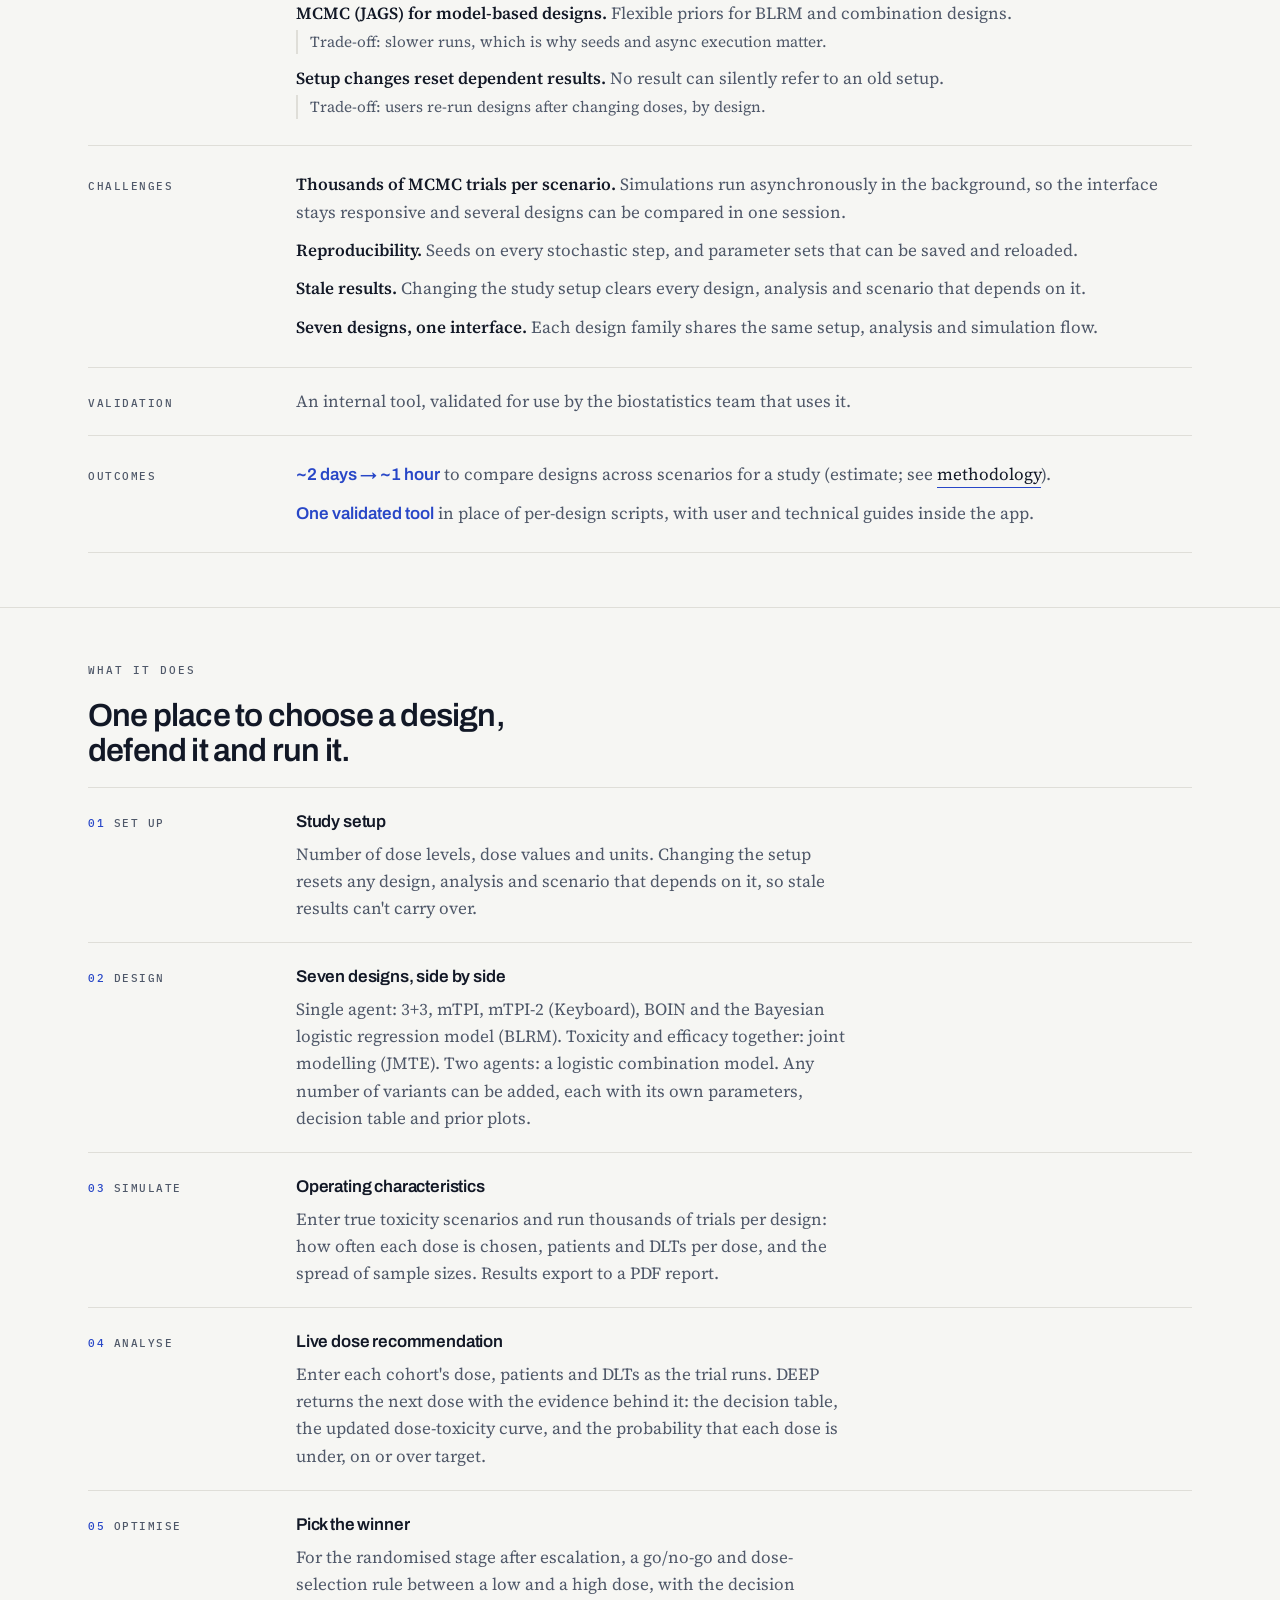
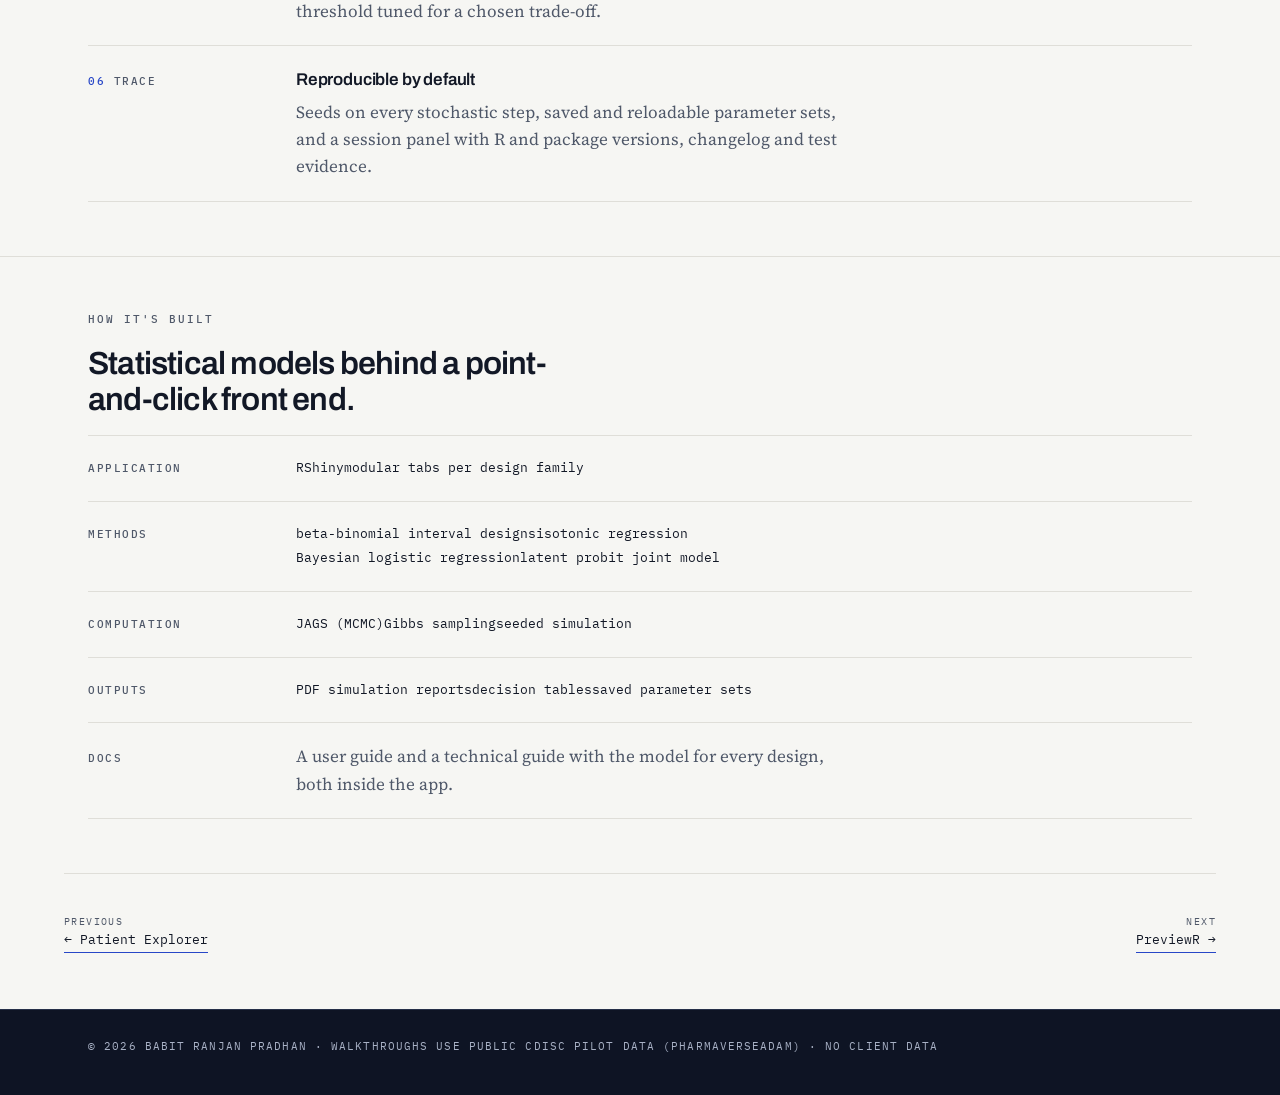
<file: work/deep/index.html>
<!DOCTYPE html>
<html lang="en">
<head>
<meta charset="utf-8">
<meta name="viewport" content="width=device-width, initial-scale=1">
<title>DEEP dose-escalation platform · Babit Ranjan Pradhan</title>
<meta name="description" content="R Shiny platform for Phase I dose-escalation design, simulation and live dose recommendation: 3+3, BOIN, mTPI-2, BLRM and more. Sole developer.">
<meta name="author" content="Babit Ranjan Pradhan">
<link rel="canonical" href="https://babitrp.github.io/work/deep/">
<meta property="og:type" content="article">
<meta property="og:site_name" content="Babit Ranjan Pradhan">
<meta property="og:title" content="DEEP dose-escalation platform · Babit Ranjan Pradhan">
<meta property="og:description" content="R Shiny platform for Phase I dose-escalation design, simulation and live dose recommendation: 3+3, BOIN, mTPI-2, BLRM and more. Sole developer.">
<meta property="og:url" content="https://babitrp.github.io/work/deep/">
<meta property="og:image" content="https://babitrp.github.io/assets/og/deep.jpg">
<meta property="og:image:width" content="1200"><meta property="og:image:height" content="630">
<meta property="og:image:alt" content="DEEP dose-escalation platform · Babit Ranjan Pradhan">
<meta name="twitter:card" content="summary_large_image">
<meta name="twitter:title" content="DEEP dose-escalation platform · Babit Ranjan Pradhan">
<meta name="twitter:description" content="R Shiny platform for Phase I dose-escalation design, simulation and live dose recommendation: 3+3, BOIN, mTPI-2, BLRM and more. Sole developer.">
<meta name="twitter:image" content="https://babitrp.github.io/assets/og/deep.jpg">
<meta name="theme-color" content="#0E1424">
<link rel="icon" href="data:image/svg+xml,%3Csvg xmlns='http://www.w3.org/2000/svg' viewBox='0 0 32 32'%3E%3Crect width='32' height='32' rx='7' fill='%230E1424'/%3E%3Crect x='7' y='15' width='18' height='2.5' rx='1' fill='%238EA4FF'/%3E%3Crect x='14.75' y='8' width='2.5' height='16' rx='1' fill='%23EEF1F8'/%3E%3C/svg%3E">
<script>try{if(localStorage.getItem("bp-theme")==="dark")document.documentElement.setAttribute("data-theme","dark");}catch(e){}</script>
<script type="application/ld+json">{"@context":"https://schema.org","@type":"CreativeWork","name":"DEEP dose-escalation platform","description":"R Shiny platform for Phase I dose-escalation design, simulation and live dose recommendation: 3+3, BOIN, mTPI-2, BLRM and more. Sole developer.","url":"https://babitrp.github.io/work/deep/","image":"https://babitrp.github.io/assets/og/deep.jpg","author":{"@type":"Person","name":"Babit Ranjan Pradhan","url":"https://babitrp.github.io/"}}</script>
<link rel="preconnect" href="https://fonts.googleapis.com"><link rel="preconnect" href="https://fonts.gstatic.com" crossorigin><link href="https://fonts.googleapis.com/css2?family=Archivo:wght@600;800&family=Source+Serif+4:opsz,wght@8..60,400;8..60,600&family=IBM+Plex+Mono:wght@400;500&display=swap" rel="stylesheet">
<link rel="stylesheet" href="../../assets/site.css">
</head>
<body data-root="../../">
<div id="progress" aria-hidden="true"><i></i></div>
<a href="#dp-tour" class="skip">Skip to content</a>
<nav class="nav" aria-label="Main">
  <div class="wrap">
    <a class="brand" href="../../">Babit Ranjan Pradhan<span>.</span></a>
    <ul id="navlist"><li><a href="../../#work">Projects</a></li><li><a href="../../#expertise">Expertise</a></li><li><a href="../../#engineering">Engineering</a></li><li><a href="../../#ai">AI / ML</a></li><li><a href="../../#impact">Impact</a></li><li><a href="../../#experience">Experience</a></li><li><a href="../../#skills">Skills</a></li><li><a href="../../#contact">Contact</a></li></ul>
    <div class="nav-r">
      <a class="btn resume" href="../../resume.pdf" download>Resume</a>
      <button class="menu" id="menu" type="button" aria-label="Open menu" aria-expanded="false" aria-controls="navlist">
        <svg viewBox="0 0 24 24" fill="none" stroke="currentColor" stroke-width="2" stroke-linecap="round" aria-hidden="true"><path d="M4 7h16M4 12h16M4 17h16"/></svg></button>
      <button class="theme" id="theme" type="button" aria-label="Switch to dark theme" title="Switch to dark theme">
        <svg class="sun" viewBox="0 0 24 24" fill="none" stroke="currentColor" stroke-width="2" stroke-linecap="round" aria-hidden="true"><circle cx="12" cy="12" r="4.5"/><path d="M12 2v2.5M12 19.5V22M4.2 4.2l1.8 1.8M18 18l1.8 1.8M2 12h2.5M19.5 12H22M4.2 19.8 6 18M18 6l1.8-1.8"/></svg>
        <svg class="moon" viewBox="0 0 24 24" fill="none" stroke="currentColor" stroke-width="2" stroke-linecap="round" stroke-linejoin="round" aria-hidden="true"><path d="M20.5 14.5A8.5 8.5 0 0 1 9.5 3.5a8.5 8.5 0 1 0 11 11z"/></svg>
      </button>
      <a class="btn pri" href="mailto:pradhan.babit@gmail.com">Email me</a>
    </div>
  </div>
</nav>
<main id="main">

<article class="case" id="dp-root" aria-labelledby="dp-h">
  <div class="wrap crumbs"><a href="../../#work">&larr; All work</a></div>
  <header class="wrap case-hero">
    <p class="eyebrow">Case study · Early-phase trial design</p>
    <h1 id="dp-h">DEEP <em>dose-escalation</em> platform</h1>
    <p class="intro">An R Shiny application for planning and running Phase I dose-escalation trials. Statisticians compare designs by simulation before the study starts, then enter real cohort data for the next-dose recommendation while it runs.</p>
    <dl class="cfacts"><div><dt>Role</dt><dd>Sole developer</dd></div><div><dt>Domain</dt><dd>Phase I trial design</dd></div><div><dt>Validation</dt><dd>Validated by its users</dd></div><div><dt>Walkthrough</dt><dd>Live simulator</dd></div></dl>
    <div class="cimpact" aria-label="Impact"><div><b>~2 days → 1 hour</b><span>to compare designs across scenarios for a study, against scripting each simulation</span><small>Estimate · per study</small></div><div><b>Async</b><span>simulations run in the background, so the app stays responsive while thousands of trials compute</span><small>Interactive by design</small></div></div>
  </header>
  <section aria-labelledby="dp-w-h"><div class="wrap">
    <p class="eyebrow">Walkthrough</p>
    <h2 id="dp-w-h">Simulate a trial before you run it.</h2>
    <p class="lede">Compare the classic 3+3 rule with BOIN, two of the seven designs in DEEP, across thousands of simulated trials.</p>
    <p class="label live"><i></i>Guided live demo · simulations run in your browser</p>
    <div class="tour" id="dp-tour" data-kind="live" data-p="dp">
  <div class="bar"><span class="count">Step 1 of 1</span><progress max="1" value="0" aria-label="Walkthrough progress"></progress></div>
  <div class="lstage">
    <div class="app" style="--band:#B45309;--band-soft:color-mix(in srgb,#B45309 10%,#fff)"><div class="app-bar"><span class="app-brand"><svg viewBox="0 0 20 20" aria-hidden="true"><rect width="20" height="20" rx="5" fill="var(--band)"/><path d="M5 13.5h10M5 10h6M5 6.5h8" stroke="#fff" stroke-width="1.8" stroke-linecap="round"/></svg>DEEP</span><span class="app-nav" aria-hidden="true"><span class="on">Single agent</span><span class="">Two agents</span><span class="">Dose optimisation</span><span class="">Help</span><span class="">Session info</span></span><span class="app-right" aria-hidden="true">User guide</span></div><div class="app-body"><div class="app-side">
  <p class="app-sec">Study setup</p>
  <div class="dgrid">
    <label class="field">Target DLT rate
      <select id="dp-tgt"><option value="0.2">0.20</option><option value="0.25" selected>0.25</option>
        <option value="0.3">0.30</option><option value="0.33">0.33</option></select></label>
    <label class="field">BOIN max N
      <select id="dp-nmax"><option>18</option><option>24</option><option selected>30</option><option>36</option></select></label>
    <label class="field">Simulations
      <select id="dp-nsim"><option>500</option><option selected>2000</option><option>5000</option></select></label>
    <label class="field">Seed <input id="dp-seed" type="number" value="2024" min="1" step="1"></label>
  </div>
  <p class="app-sec" id="dp-dl-lab">True DLT probability</p>
  <div class="doses" role="group" aria-labelledby="dp-dl-lab">
    <label class="field">D1 <input type="number" min="0" max="1" step="0.01" value="0.05"></label>
    <label class="field">D2 <input type="number" min="0" max="1" step="0.01" value="0.12"></label>
    <label class="field">D3 <input type="number" min="0" max="1" step="0.01" value="0.25"></label>
    <label class="field">D4 <input type="number" min="0" max="1" step="0.01" value="0.40"></label>
    <label class="field">D5 <input type="number" min="0" max="1" step="0.01" value="0.55"></label>
  </div>
  <p class="app-sec">Scenarios</p>
  <div class="presets">
    <button class="btn" type="button" data-p="0.05,0.12,0.25,0.40,0.55">MTD at D3</button>
    <button class="btn" type="button" data-p="0.02,0.05,0.08,0.12,0.25">MTD at D5</button>
    <button class="btn" type="button" data-p="0.25,0.40,0.50,0.60,0.70">MTD at D1</button>
    <button class="btn" type="button" data-p="0.45,0.55,0.65,0.75,0.85">All too toxic</button>
  </div>
  <button class="btn pri wide" id="dp-run" type="button">Run simulation</button>
  <span class="err" id="dp-err" role="alert"></span>
  </div><div class="app-main"><div class="app-head"><b>Toxicity · Simulation</b><span>3+3 against BOIN, five dose levels</span></div>
  <div class="kpis" id="dp-kpis" aria-live="polite"></div>
  <div class="app-card"><div class="app-card-h"><span>Operating characteristics</span></div><div class="app-card-b">
    <div class="tabs" role="tablist" aria-label="Simulation results">
      <button role="tab" aria-selected="true" data-t="sel" id="dp-tab-sel">MTD selection</button>
      <button role="tab" aria-selected="false" data-t="pts" id="dp-tab-pts">Patients per dose</button>
      <button role="tab" aria-selected="false" data-t="dlt" id="dp-tab-dlt">DLTs per dose</button>
      <button role="tab" aria-selected="false" data-t="tab" id="dp-tab-tab">BOIN decision table</button>
    </div>
    <div id="dp-pane" role="tabpanel" aria-labelledby="dp-tab-sel"></div></div></div></div></div></div>
    <button class="hot" type="button" aria-label=""></button>
    <div class="tip" aria-live="polite" role="status"></div>
  </div>
  <div class="controls">
    <button class="btn" type="button" data-a="prev">Previous</button><span class="hint"></span>
    <button class="btn" type="button" data-a="restart" hidden>Restart</button><button class="btn pri" type="button" data-a="next">Next</button>
  </div>
</div>
    <p class="note">3+3: standard cohorts of three with the 1/6 expansion rule. BOIN: Liu &amp; Yuan (2015) boundaries
      with &phi;&#8321;&nbsp;=&nbsp;0.6&phi;, &phi;&#8322;&nbsp;=&nbsp;1.4&phi;, dose elimination at P(p&nbsp;&gt;&nbsp;&phi;)&nbsp;&gt;&nbsp;0.95 and
      MTD chosen by isotonic regression. The right dose is the one whose true DLT rate is closest to the target.</p>
  </div></section>
  <section aria-labelledby="dp-c-h"><div class="wrap">
    <p class="eyebrow">Case study</p>
    <h2 id="dp-c-h">From one script per design to a single, validated platform.</h2>
    <div class="row"><div class="key">Problem</div><div><p>Choosing a dose-escalation design meant a separate script for each design and scenario. Comparing operating characteristics took days, and live dose decisions depended on whoever owned the code.</p></div></div><div class="row"><div class="key">My role</div><div><p>Sole developer: architecture, statistical engines, user interface, simulation reports and documentation.</p></div></div><div class="row"><div class="key">I designed and built</div><div><ul class="chal"><li>The design library: 3+3, mTPI, mTPI-2, BOIN, BLRM, joint toxicity-efficacy and two-agent combination designs.</li><li>The simulation engine, with seeded scenarios and background execution.</li><li>The live analysis flow that turns cohort data into a next-dose recommendation.</li><li>Reports, saved parameter sets, and the user and technical guides.</li></ul></div></div><div class="row"><div class="key">Team</div><div><p>Built alone. The statisticians who use it defined the designs and accepted the app.</p></div></div><div class="row"><div class="key">Architecture</div><div><ol class="flow"><li><b>Study setup</b><span>dose levels · units · study details</span></li><li><b>Design library</b><span>3+3 · mTPI · mTPI-2 · BOIN · BLRM · JMTE · two-agent combination</span></li><li><b>Simulation engine</b><span>seeded scenarios · background jobs · JAGS MCMC</span></li><li><b>Outputs</b><span>operating characteristics · decision tables · PDF report</span></li><li><b>Live analysis</b><span>cohort data in · next-dose recommendation</span></li></ol></div></div><div class="row"><div class="key">Technologies</div><div><p class="chips"><span>R</span><span>Shiny</span><span>JAGS</span><span>asynchronous processing</span><span>Bayesian methods</span><span>PDF reporting</span></p></div></div><div class="row"><div class="key">Decisions &amp; trade-offs</div><div><ul class="chal"><li><b>Simulations as background jobs.</b> Statisticians keep working while thousands of trials compute. <em class="to">Trade-off: job state and progress have to be managed explicitly.</em></li><li><b>MCMC (JAGS) for model-based designs.</b> Flexible priors for BLRM and combination designs. <em class="to">Trade-off: slower runs, which is why seeds and async execution matter.</em></li><li><b>Setup changes reset dependent results.</b> No result can silently refer to an old setup. <em class="to">Trade-off: users re-run designs after changing doses, by design.</em></li></ul></div></div><div class="row"><div class="key">Challenges</div><div><ul class="chal"><li><b>Thousands of MCMC trials per scenario.</b> Simulations run asynchronously in the background, so the interface stays responsive and several designs can be compared in one session.</li><li><b>Reproducibility.</b> Seeds on every stochastic step, and parameter sets that can be saved and reloaded.</li><li><b>Stale results.</b> Changing the study setup clears every design, analysis and scenario that depends on it.</li><li><b>Seven designs, one interface.</b> Each design family shares the same setup, analysis and simulation flow.</li></ul></div></div><div class="row"><div class="key">Validation</div><div><p>An internal tool, validated for use by the biostatistics team that uses it.</p></div></div><div class="row"><div class="key">Outcomes</div><div><ul class="outc"><li><b>~2 days → ~1 hour</b> to compare designs across scenarios for a study (estimate; see <a href="../../#method">methodology</a>).</li><li><b>One validated tool</b> in place of per-design scripts, with user and technical guides inside the app.</li></ul></div></div>
  </div></section>
  <section aria-labelledby="dp-d-h"><div class="wrap">
    <p class="eyebrow">What it does</p>
    <h2 id="dp-d-h">One place to choose a design, defend it and run it.</h2>
    <div class="row"><div class="key"><em>01</em> Set up</div><div><h3>Study setup</h3>
      <p>Number of dose levels, dose values and units. Changing the setup resets any design, analysis and scenario
      that depends on it, so stale results can't carry over.</p></div></div>
    <div class="row"><div class="key"><em>02</em> Design</div><div><h3>Seven designs, side by side</h3>
      <p>Single agent: 3+3, mTPI, mTPI-2 (Keyboard), BOIN and the Bayesian logistic regression model (BLRM).
      Toxicity and efficacy together: joint modelling (JMTE). Two agents: a logistic combination model.
      Any number of variants can be added, each with its own parameters, decision table and prior plots.</p></div></div>
    <div class="row"><div class="key"><em>03</em> Simulate</div><div><h3>Operating characteristics</h3>
      <p>Enter true toxicity scenarios and run thousands of trials per design: how often each dose is chosen, patients
      and DLTs per dose, and the spread of sample sizes. Results export to a PDF report.</p></div></div>
    <div class="row"><div class="key"><em>04</em> Analyse</div><div><h3>Live dose recommendation</h3>
      <p>Enter each cohort's dose, patients and DLTs as the trial runs. DEEP returns the next dose with the evidence
      behind it: the decision table, the updated dose-toxicity curve, and the probability that each dose is under,
      on or over target.</p></div></div>
    <div class="row"><div class="key"><em>05</em> Optimise</div><div><h3>Pick the winner</h3>
      <p>For the randomised stage after escalation, a go/no-go and dose-selection rule between a low and a high dose,
      with the decision threshold tuned for a chosen trade-off.</p></div></div>
    <div class="row"><div class="key"><em>06</em> Trace</div><div><h3>Reproducible by default</h3>
      <p>Seeds on every stochastic step, saved and reloadable parameter sets, and a session panel with R and package
      versions, changelog and test evidence.</p></div></div>
  </div></section>
  
  <section aria-labelledby="dp-s-h"><div class="wrap">
    <p class="eyebrow">How it's built</p>
    <h2 id="dp-s-h">Statistical models behind a point-and-click front end.</h2>
    <div class="row"><div class="key">Application</div><p class="chips"><span>R</span><span>Shiny</span><span>modular tabs per design family</span></p></div>
    <div class="row"><div class="key">Methods</div><p class="chips"><span>beta-binomial interval designs</span><span>isotonic regression</span><span>Bayesian logistic regression</span><span>latent probit joint model</span></p></div>
    <div class="row"><div class="key">Computation</div><p class="chips"><span>JAGS (MCMC)</span><span>Gibbs sampling</span><span>seeded simulation</span></p></div>
    <div class="row"><div class="key">Outputs</div><p class="chips"><span>PDF simulation reports</span><span>decision tables</span><span>saved parameter sets</span></p></div>
    <div class="row"><div class="key">Docs</div><p>A user guide and a technical guide with the model for every design,
      both inside the app.</p></div>
  </div></section>
  <nav class="wrap pager" aria-label="More case studies">
    <a href="../patient-explorer/"><small>Previous</small>&larr; Patient Explorer</a>
    <a href="../previewr/" style="text-align:right"><small>Next</small>PreviewR &rarr;</a>
  </nav>
</article>
</main>
<footer><div class="wrap"><p>© 2026 Babit Ranjan Pradhan · Walkthroughs use public CDISC pilot data (pharmaverseadam) · No client data</p></div></footer>
<script src="../../assets/site.js" defer></script>
<script>window.__TOURS={"dp":{"reset":[{"set":["#dp-tgt","0.25"]},{"click":".presets [data-p=\"0.05,0.12,0.25,0.40,0.55\"]"},{"tab":"[data-t=\"sel\"]"}],"steps":[{"t":"#dp-tgt","c":"Set the target toxicity: the DLT rate the trial is trying to find. 0.25 is a common choice."},{"t":".doses","c":"Set the true DLT probability of each dose. In this scenario, dose 3 sits on target."},{"t":"#dp-run","go":[{"click":"#dp-run"}],"c":"Run the simulation: thousands of virtual trials per design, reproducible from the seed."},{"t":"#dp-kpis","c":"How often each design finds the right dose, and what it costs in patients and DLTs."},{"t":"#dp-pane svg","pre":[{"tab":"[data-t=\"sel\"]"}],"c":"Share of trials that picked each dose as the MTD. The star marks the right dose."},{"t":"#dp-pane svg","pre":[{"tab":"[data-t=\"pts\"]"}],"c":"Patients treated at each dose: where each design spends its sample."},{"t":"#dp-pane table","pre":[{"tab":"[data-t=\"tab\"]"}],"c":"BOIN's decision table: escalate, de-escalate or eliminate, for any number of patients at a dose."},{"t":".presets [data-p^=\"0.45\"]","pre":[{"tab":"[data-t=\"sel\"]"}],"go":[{"click":".presets [data-p^=\"0.45\"]"}],"c":"Try a scenario where every dose is too toxic. A good design stops early instead of picking a dose."}]}};</script>

<script>
(function(){
"use strict";var ROOT=document.getElementById("dp-root");
var $=function(s,r){return (r||ROOT).querySelector(s)}, $$=function(s,r){return [].slice.call((r||ROOT).querySelectorAll(s))};
var doseIn=$$(".doses input"), last=null, tab="sel";
var C3="var(--ink-soft)", CB="var(--band)";

function rng(a){return function(){a|=0;a=a+0x6D2B79F5|0;var t=Math.imul(a^a>>>15,1|a);
  t=t+Math.imul(t^t>>>7,61|t)^t;return((t^t>>>14)>>>0)/4294967296;};}
function binom(r,n,p){var x=0;for(var i=0;i<n;i++)if(r()<p)x++;return x;}
function lchoose(n,k){var s=0;for(var i=1;i<=k;i++)s+=Math.log(n-k+i)-Math.log(i);return s;}
// P(p > phi) for p ~ Beta(1+x, 1+n-x): with integer shapes the CDF is a binomial tail
function pOver(x,n,phi){var a=1+x,b=1+n-x,m=a+b-1,c=0;
  for(var j=a;j<=m;j++)c+=Math.exp(lchoose(m,j)+j*Math.log(phi)+(m-j)*Math.log(1-phi));return 1-c;}
function bounds(phi){var p1=0.6*phi,p2=1.4*phi;
  return{e:Math.log((1-p1)/(1-phi))/Math.log(phi*(1-p1)/(p1*(1-phi))),
         d:Math.log((1-phi)/(1-p2))/Math.log(p2*(1-phi)/(phi*(1-p2)))};}
function pava(y,w){var v=[],ww=[],len=[];
  for(var i=0;i<y.length;i++){v.push(y[i]);ww.push(w[i]);len.push(1);
    while(v.length>1&&v[v.length-2]>v[v.length-1]){var a=v.pop(),wa=ww.pop(),la=len.pop();var k=v.length-1;
      v[k]=(v[k]*ww[k]+a*wa)/(ww[k]+wa);ww[k]+=wa;len[k]+=la;}}
  var out=[];v.forEach(function(x,i){for(var j=0;j<len[i];j++)out.push(x);});return out;}

function boin(p,phi,nmax,r,B){
  var K=p.length,n=new Array(K).fill(0),x=new Array(K).fill(0),elim=K,d=0,stop=false;
  while(n.reduce(function(a,b){return a+b;},0)+3<=nmax){
    var y=binom(r,3,p[d]);n[d]+=3;x[d]+=y;
    if(n[d]>=3&&pOver(x[d],n[d],phi)>0.95){elim=Math.min(elim,d);if(d===0){stop=true;break;}d--;continue;}
    var ph=x[d]/n[d];
    if(ph<=B.e&&d<elim-1)d++;else if(ph>=B.d&&d>0)d--;}
  if(stop)return{mtd:-1,n:n,x:x};
  var idx=[],y2=[],w=[];for(var i=0;i<elim;i++)if(n[i]>0){idx.push(i);y2.push((x[i]+0.05)/(n[i]+0.1));w.push(1/((x[i]+0.05)*(n[i]-x[i]+0.05)/(Math.pow(n[i]+0.1,2)*(n[i]+1.1))));}
  if(!idx.length)return{mtd:-1,n:n,x:x};
  var f=pava(y2,w).map(function(v,i){return v+i*1e-10;}),best=0,bd=1e9;
  f.forEach(function(v,i){var dd=Math.abs(v-phi);if(dd<bd-1e-12){bd=dd;best=i;}});
  return{mtd:idx[best],n:n,x:x};}

function three(p,r){var K=p.length,n=new Array(K).fill(0),x=new Array(K).fill(0),d=0;
  while(true){var y=binom(r,3,p[d]);n[d]+=3;x[d]+=y;
    if(n[d]===3){if(y===0){if(d===K-1)return{mtd:d,n:n,x:x};d++;continue;}if(y===1)continue;}
    else if(x[d]<=1){if(d===K-1)return{mtd:d,n:n,x:x};d++;continue;}
    // too toxic at d: confirm the dose below with six patients
    var j=d-1;while(j>=0){if(n[j]>=6)return{mtd:x[j]<=1?j:j-1,n:n,x:x};
      var z=binom(r,3,p[j]);n[j]+=3;x[j]+=z;if(x[j]<=1)return{mtd:j,n:n,x:x};j--;}
    return{mtd:-1,n:n,x:x};}}

function run(){
  var p=doseIn.map(function(i){return parseFloat(i.value);}),err=$("#dp-err");
  if(p.some(function(v){return!(v>0&&v<1);})){err.textContent="Each rate must be between 0 and 1.";return;}
  for(var i=1;i<p.length;i++)if(p[i]<=p[i-1]){err.textContent="Rates must increase with dose.";return;}
  err.textContent="";
  var phi=parseFloat($("#dp-tgt").value),nmax=+$("#dp-nmax").value,ns=+$("#dp-nsim").value,seed=parseInt($("#dp-seed").value,10)||1;
  var B=bounds(phi),K=p.length,res={};
  [["t","3+3",function(r){return three(p,r);}],["b","BOIN",function(r){return boin(p,phi,nmax,r,B);}]].forEach(function(d){
    var r=rng(seed),sel=new Array(K+1).fill(0),N=new Array(K).fill(0),X=new Array(K).fill(0),tn=0,tx=0;
    for(var s=0;s<ns;s++){var o=d[2](r);sel[o.mtd<0?K:o.mtd]++;
      o.n.forEach(function(v,i){N[i]+=v;tn+=v;});o.x.forEach(function(v,i){X[i]+=v;tx+=v;});}
    res[d[0]]={name:d[1],sel:sel.map(function(v){return 100*v/ns;}),N:N.map(function(v){return v/ns;}),
      X:X.map(function(v){return v/ns;}),mn:tn/ns,mx:tx/ns};});
  var tru=0,bd=1e9;p.forEach(function(v,i){if(Math.abs(v-phi)<bd){bd=Math.abs(v-phi);tru=i;}});
  if(p[0]>phi+0.1)tru=-1;
  last={res:res,tru:tru,phi:phi,B:B,nmax:nmax,ns:ns};
  kpis();draw();}

function kpis(){var r=last.res,t=last.tru,h="";
  ["t","b"].forEach(function(k){var d=r[k],ok=t<0?d.sel[5]:d.sel[t];
    h+='<div class="'+(k==="b"?"ok":"")+'"><span class="lab">'+d.name+'</span><b>'+ok.toFixed(1)+'%</b><span>'+
      (t<0?"correctly stopped":"chose D"+(t+1))+'</span></div>'+
      '<div><span class="lab">'+d.name+'</span><b>'+d.mn.toFixed(1)+'</b><span>mean patients</span></div>'+
      '<div><span class="lab">'+d.name+'</span><b>'+d.mx.toFixed(1)+'</b><span>mean DLTs</span></div>';});
  $("#dp-kpis").innerHTML=h;}

function bars(cats,series,unit,mark){
  var W=640,H=260,L=44,R=10,T=14,Bm=36,pw=W-L-R,ph=H-T-Bm,mx=0;
  series.forEach(function(s){s.v.forEach(function(v){mx=Math.max(mx,v);});});
  mx=unit==="%"?Math.min(100,Math.ceil(mx/10)*10||10):Math.ceil(mx)||1;
  var g=pw/cats.length,bw=Math.min(28,g*0.32),s='<svg viewBox="0 0 '+W+' '+H+'" role="img" aria-label="Grouped bar chart">';
  for(var k=0;k<=4;k++){var y=T+ph-ph*k/4,val=mx*k/4;
    s+='<line x1="'+L+'" x2="'+(W-R)+'" y1="'+y+'" y2="'+y+'" stroke="var(--rule)" stroke-width="1"/>'+
      '<text x="'+(L-6)+'" y="'+(y+4)+'" text-anchor="end" font-size="10">'+(unit==="%"?Math.round(val)+"%":(+val.toFixed(1)))+'</text>';}
  cats.forEach(function(c,i){var cx=L+g*i+g/2;
    series.forEach(function(se,j){var v=se.v[i],bh=ph*v/mx,x=cx+(j-series.length/2)*bw+1;
      s+='<rect x="'+x+'" y="'+(T+ph-bh)+'" width="'+(bw-2)+'" height="'+Math.max(bh,0)+'" fill="'+se.c+'" rx="2"><title>'+
        se.n+' · '+c+': '+(unit==="%"?v.toFixed(1)+"%":v.toFixed(2))+'</title></rect>';
      if(v>0&&bw>14)s+='<text x="'+(x+(bw-2)/2)+'" y="'+(T+ph-bh-4)+'" text-anchor="middle" font-size="9">'+(unit==="%"?Math.round(v):v.toFixed(1))+'</text>';});
    s+='<text x="'+cx+'" y="'+(H-Bm+16)+'" text-anchor="middle" font-size="11"'+(mark===i?' fill="var(--band)" font-weight="500"':'')+'>'+c+(mark===i?' ★':'')+'</text>';});
  s+='<text x="'+(L+pw/2)+'" y="'+(H-4)+'" text-anchor="middle" font-size="10">'+(mark!=null&&mark>=0?"★ correct dose":"")+'</text>';
  return s+'</svg>';}

function legend(){return '<div class="legend"><span><i style="background:'+C3+'"></i>3+3</span><span><i style="background:'+CB+'"></i>BOIN</span></div>';}

function table(){var B=last?last.B:bounds(parseFloat($("#dp-tgt").value)),phi=last?last.phi:parseFloat($("#dp-tgt").value),
  N=12,row=function(lbl,cls,f){var h='<tr><th scope="row">'+lbl+'</th>';for(var n=1;n<=N;n++)h+='<td class="'+cls+'">'+f(n)+'</td>';return h+'</tr>';};
  var h='<p class="boundaries">Escalate if observed DLT rate &le; '+B.e.toFixed(3)+'. De-escalate if &ge; '+B.d.toFixed(3)+
    '. Target '+phi.toFixed(2)+'.</p><div class="tbl-wrap"><table class="dt"><thead><tr><th scope="col">Patients at dose</th>';
  for(var n=1;n<=N;n++)h+='<th scope="col">'+n+'</th>';h+='</tr></thead><tbody>';
  h+=row("Escalate if DLTs ≤","e",function(n){return Math.floor(B.e*n+1e-9);});
  h+=row("De-escalate if DLTs ≥","d",function(n){return Math.ceil(B.d*n-1e-9);});
  h+=row("Eliminate if DLTs ≥","u",function(n){if(n<3)return"–";for(var x=0;x<=n;x++)if(pOver(x,n,phi)>0.95)return x;return"–";});
  return h+'</tbody></table></div>';}

function draw(){var pane=$("#dp-pane");
  if(tab==="tab"){pane.innerHTML=table();return;}
  if(!last){pane.innerHTML='<p class="note">Run a simulation to see results.</p>';return;}
  var r=last.res,cats=["D1","D2","D3","D4","D5"],S=function(k){return[{n:"3+3",c:C3,v:r.t[k]},{n:"BOIN",c:CB,v:r.b[k]}];};
  if(tab==="sel"){var c2=cats.concat(["None"]),m=last.tru<0?5:last.tru;
    pane.innerHTML=legend()+'<div class="chart">'+bars(c2,S("sel"),"%",m)+'</div><p class="note">Share of '+last.ns+
      ' simulated trials that picked each dose as the MTD. "None" means the trial stopped for toxicity.</p>';}
  else if(tab==="pts")pane.innerHTML=legend()+'<div class="chart">'+bars(cats,S("N"),"n",last.tru)+'</div><p class="note">Mean patients treated at each dose per trial.</p>';
  else pane.innerHTML=legend()+'<div class="chart">'+bars(cats,S("X"),"n",last.tru)+'</div><p class="note">Mean dose-limiting toxicities at each dose per trial.</p>';}

$$(".tabs button").forEach(function(b){b.addEventListener("click",function(){
  tab=b.dataset.t;$$(".tabs button").forEach(function(o){o.setAttribute("aria-selected",o===b);});
  $("#dp-pane").setAttribute("aria-labelledby",b.id);draw();});});
$$(".presets .btn").forEach(function(b){b.addEventListener("click",function(){
  b.dataset.p.split(",").forEach(function(v,i){doseIn[i].value=v;});run();});});
$("#dp-run").addEventListener("click",run);
$("#dp-tgt").addEventListener("change",function(){if(tab==="tab"){last=null;draw();}});
run();
})();
</script>

</body>
</html>
</file>
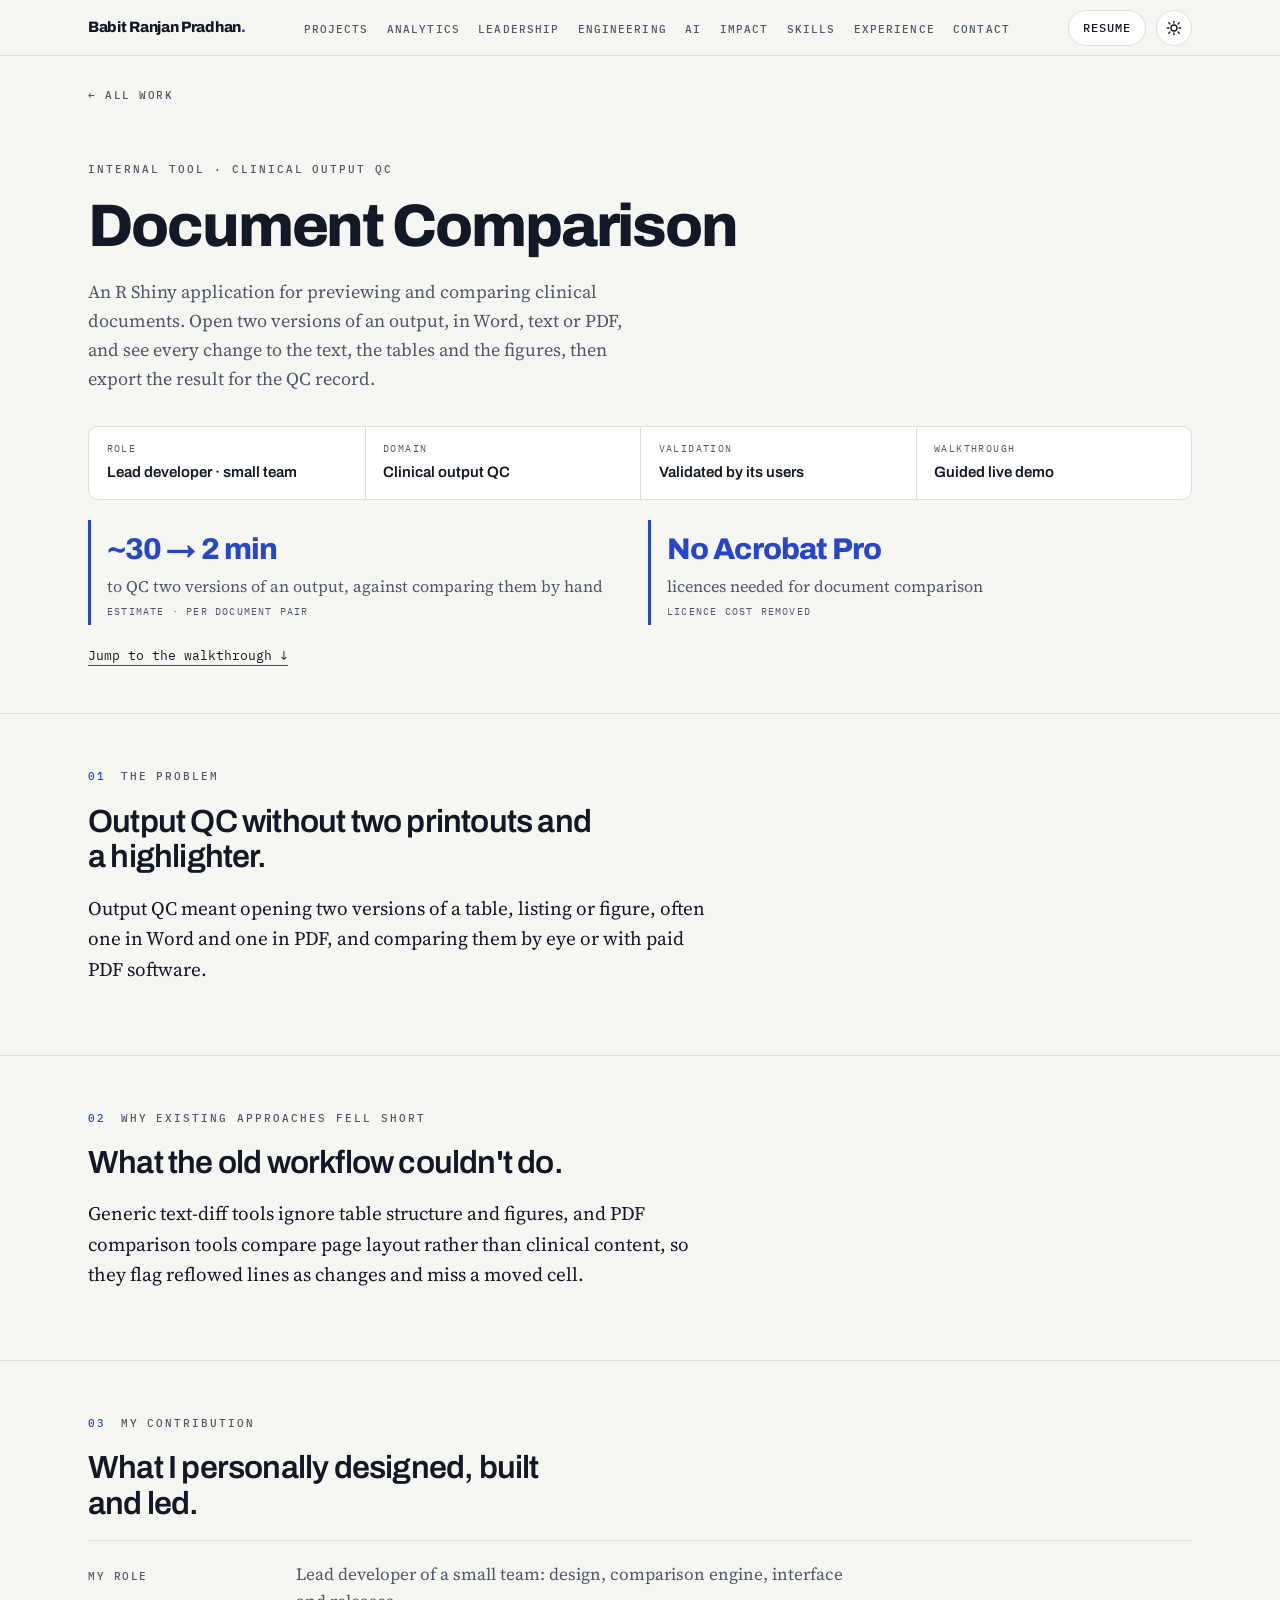
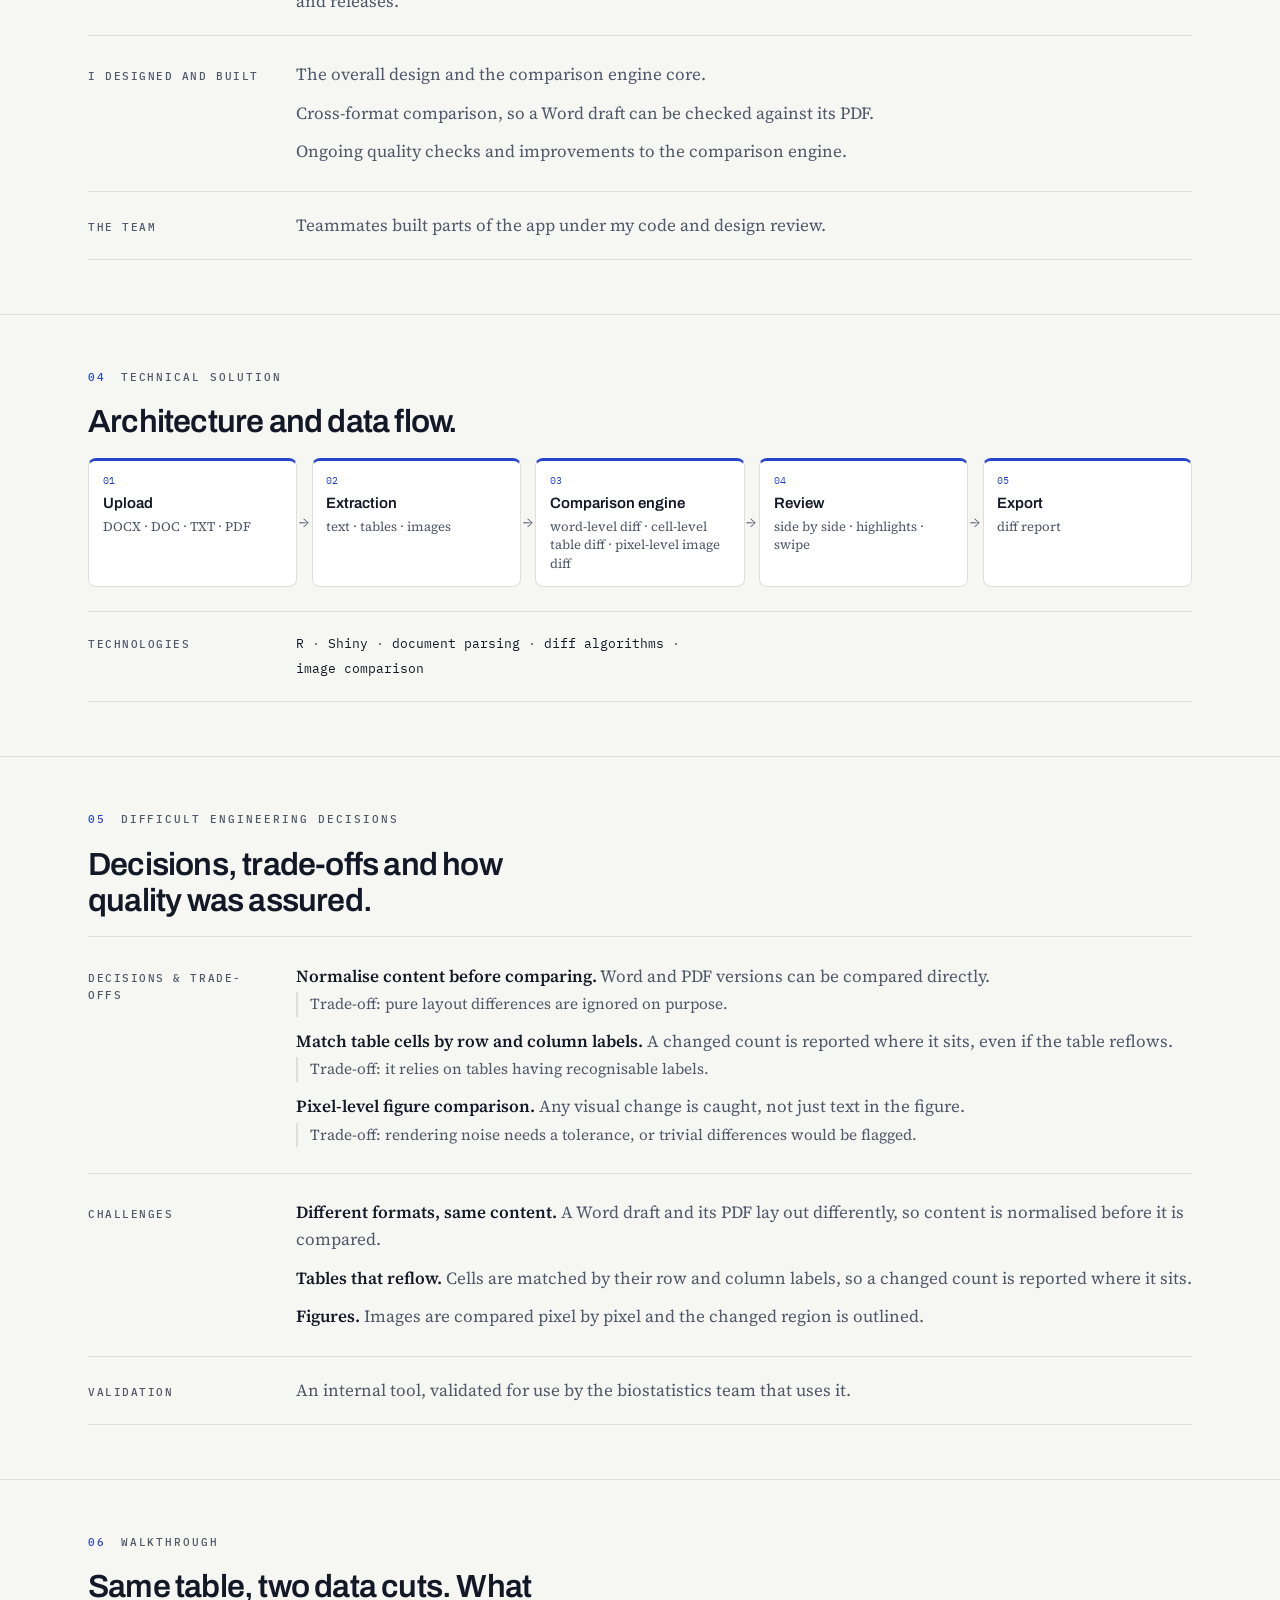
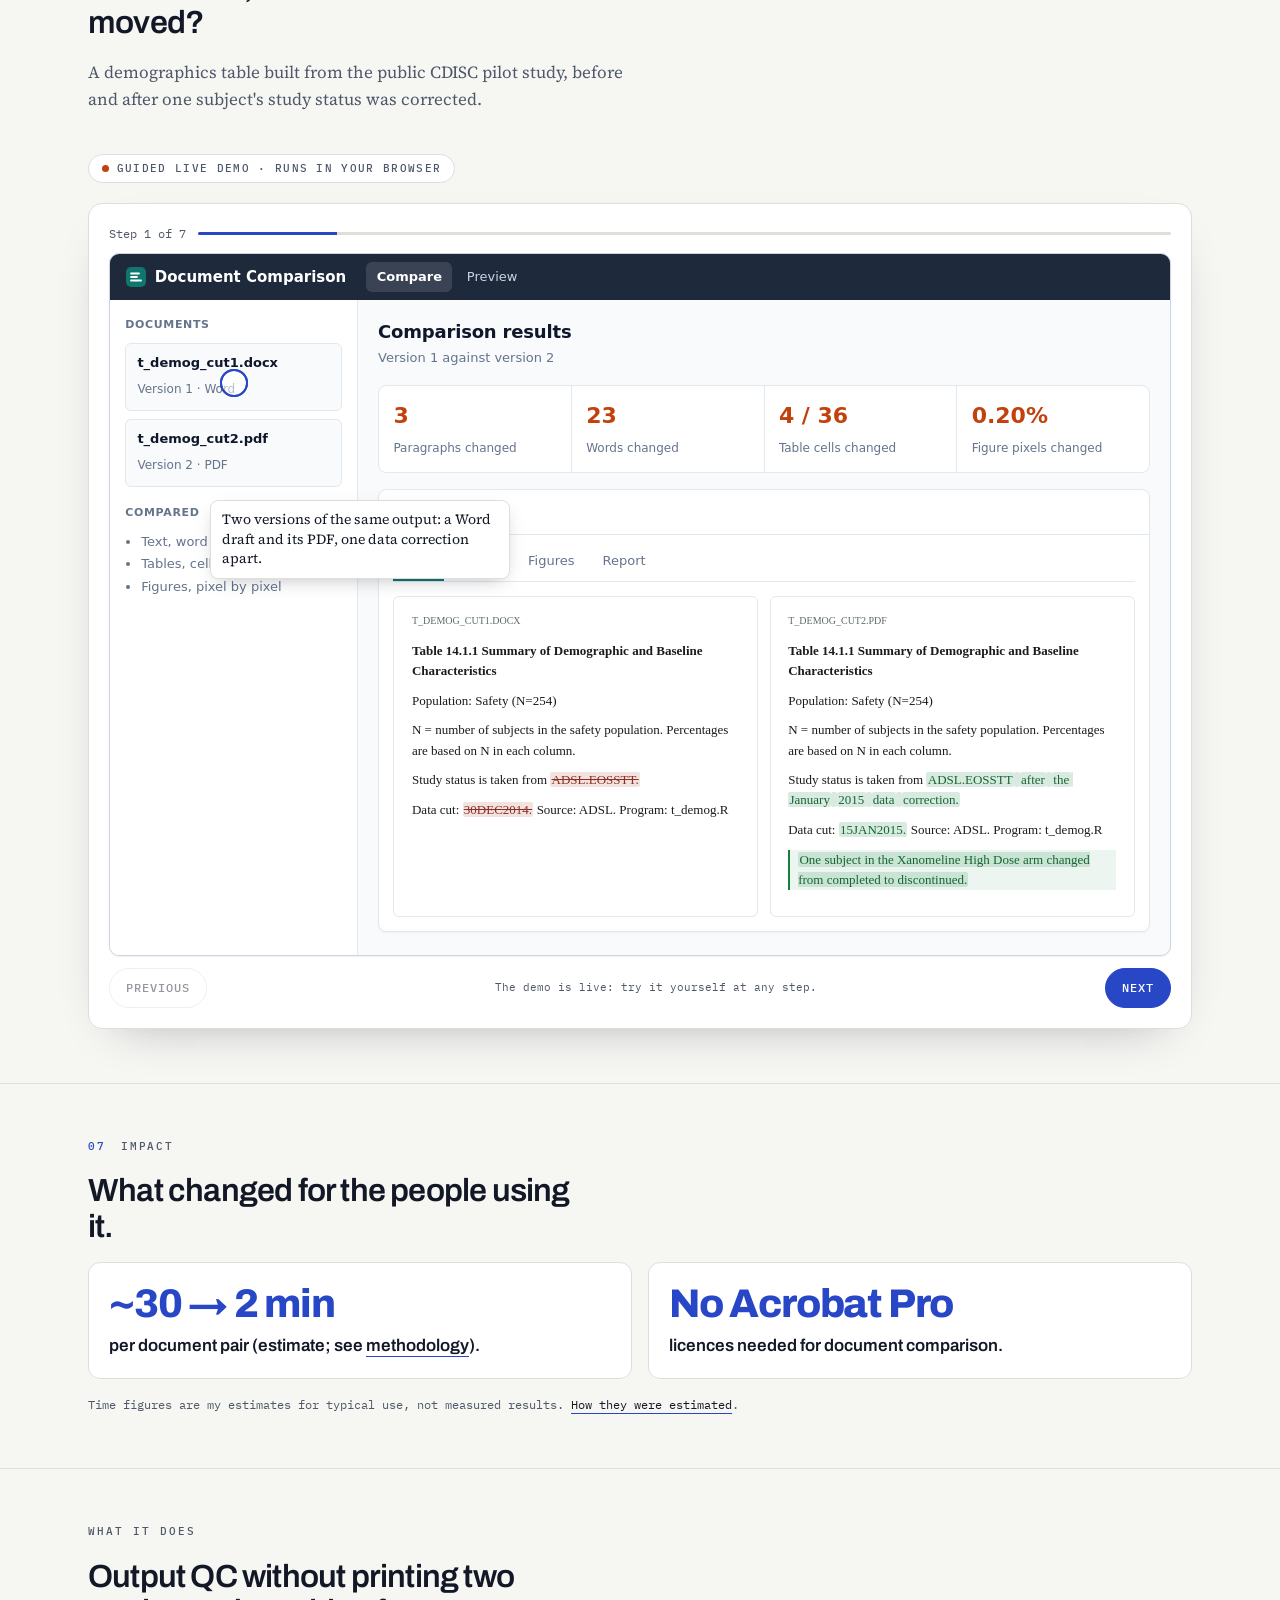
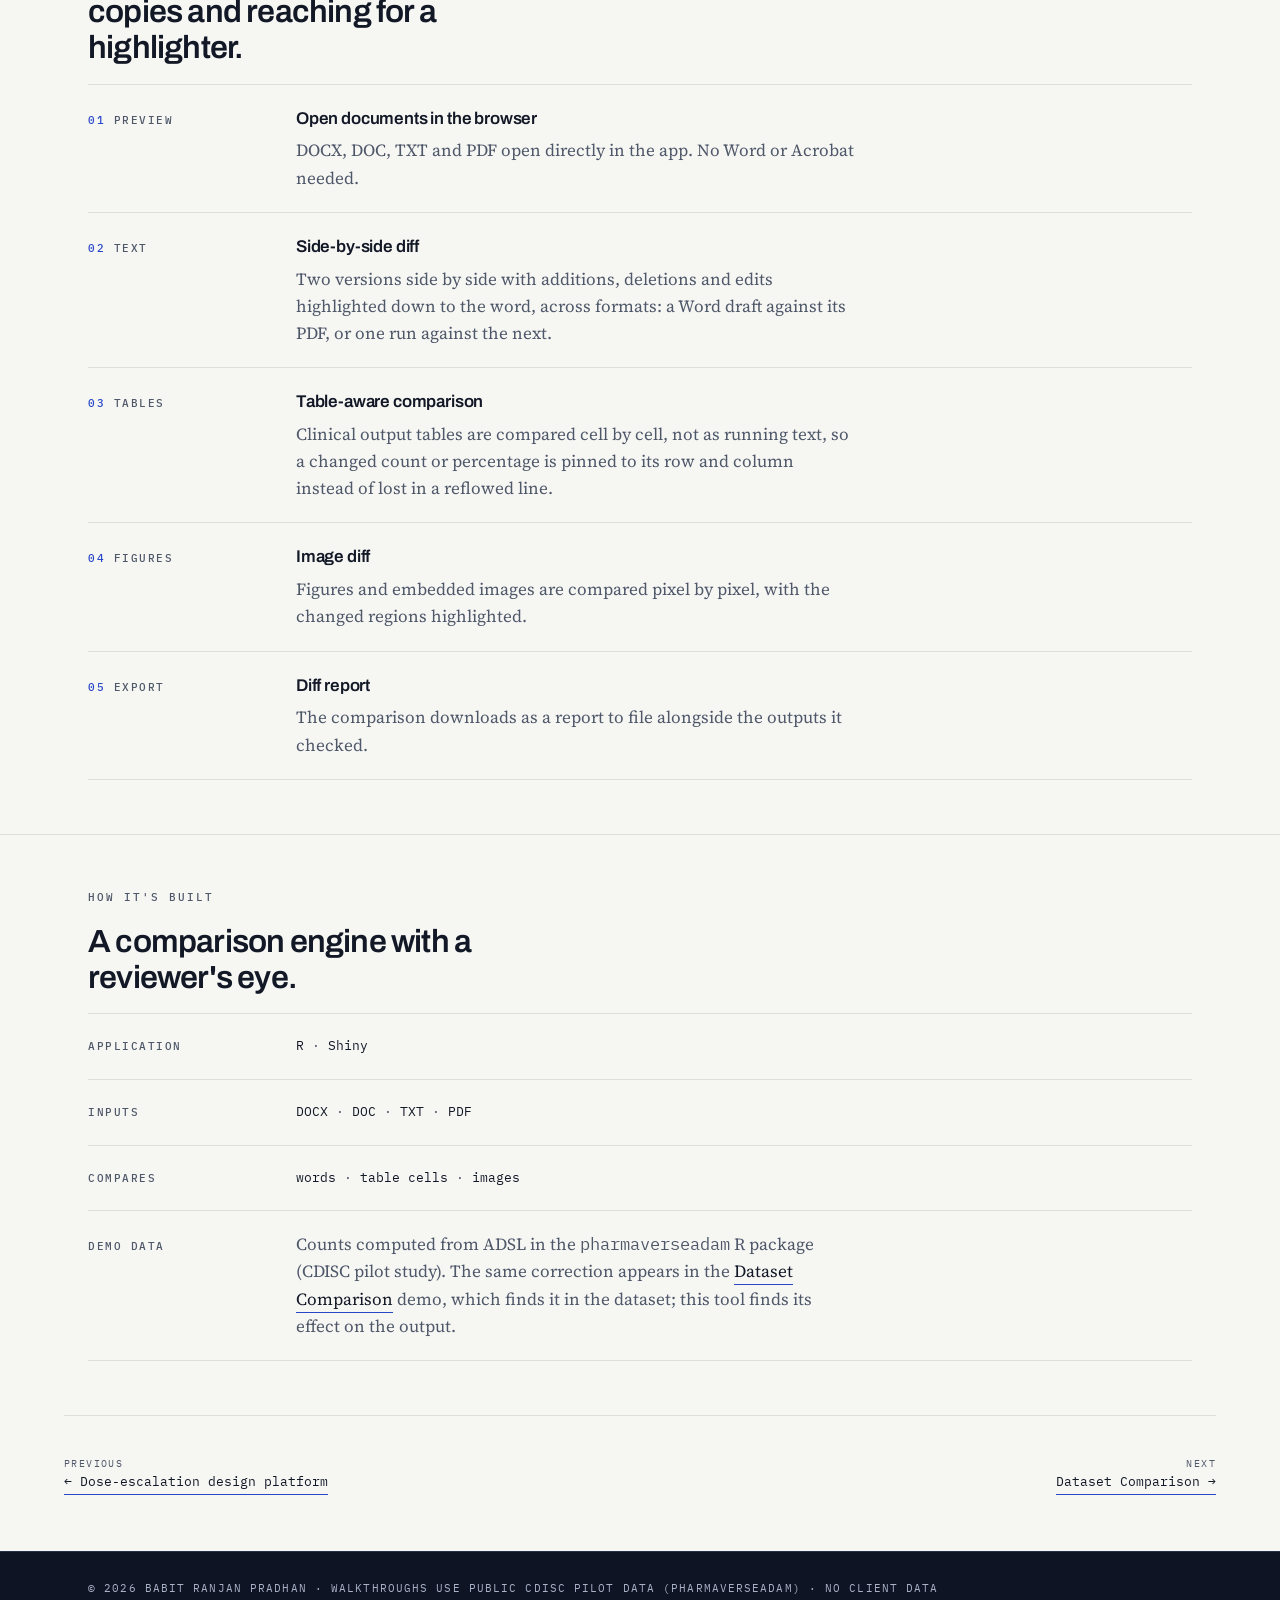
<file: work/document-comparison/index.html>
<!DOCTYPE html>
<html lang="en">
<head>
<meta charset="utf-8">
<meta name="viewport" content="width=device-width, initial-scale=1">
<title>Document Comparison · Babit Ranjan Pradhan</title>
<meta name="description" content="Compare two versions of a clinical output across DOCX, DOC, TXT and PDF: word-level text, cell-level tables and pixel-level figures. Lead developer.">
<meta name="author" content="Babit Ranjan Pradhan">
<link rel="canonical" href="https://babitrp.github.io/work/document-comparison/">
<meta property="og:type" content="article">
<meta property="og:site_name" content="Babit Ranjan Pradhan">
<meta property="og:title" content="Document Comparison · Babit Ranjan Pradhan">
<meta property="og:description" content="Compare two versions of a clinical output across DOCX, DOC, TXT and PDF: word-level text, cell-level tables and pixel-level figures. Lead developer.">
<meta property="og:url" content="https://babitrp.github.io/work/document-comparison/">
<meta property="og:image" content="https://babitrp.github.io/assets/og/document-comparison.jpg">
<meta property="og:image:width" content="1200"><meta property="og:image:height" content="630">
<meta property="og:image:alt" content="Document Comparison · Babit Ranjan Pradhan">
<meta name="twitter:card" content="summary_large_image">
<meta name="twitter:title" content="Document Comparison · Babit Ranjan Pradhan">
<meta name="twitter:description" content="Compare two versions of a clinical output across DOCX, DOC, TXT and PDF: word-level text, cell-level tables and pixel-level figures. Lead developer.">
<meta name="twitter:image" content="https://babitrp.github.io/assets/og/document-comparison.jpg">
<meta name="theme-color" content="#0E1424">
<link rel="icon" href="data:image/svg+xml,%3Csvg xmlns='http://www.w3.org/2000/svg' viewBox='0 0 32 32'%3E%3Crect width='32' height='32' rx='7' fill='%230E1424'/%3E%3Crect x='7' y='15' width='18' height='2.5' rx='1' fill='%238EA4FF'/%3E%3Crect x='14.75' y='8' width='2.5' height='16' rx='1' fill='%23EEF1F8'/%3E%3C/svg%3E">
<script>try{if(localStorage.getItem("bp-theme")==="dark")document.documentElement.setAttribute("data-theme","dark");}catch(e){}</script>
<script type="application/ld+json">{"@context":"https://schema.org","@type":"CreativeWork","name":"Document Comparison","description":"Compare two versions of a clinical output across DOCX, DOC, TXT and PDF: word-level text, cell-level tables and pixel-level figures. Lead developer.","url":"https://babitrp.github.io/work/document-comparison/","image":"https://babitrp.github.io/assets/og/document-comparison.jpg","author":{"@type":"Person","name":"Babit Ranjan Pradhan","url":"https://babitrp.github.io/"}}</script>
<link rel="preconnect" href="https://fonts.googleapis.com"><link rel="preconnect" href="https://fonts.gstatic.com" crossorigin><link href="https://fonts.googleapis.com/css2?family=Archivo:wght@600;800&family=Source+Serif+4:opsz,wght@8..60,400;8..60,600&family=IBM+Plex+Mono:wght@400;500&display=swap" rel="stylesheet">
<link rel="stylesheet" href="../../assets/site.css">
</head>
<body data-root="../../">
<div id="progress" aria-hidden="true"><i></i></div>
<a href="#pr-tour" class="skip">Skip to content</a>
<nav class="nav" aria-label="Main">
  <div class="wrap">
    <a class="brand" href="../../">Babit Ranjan Pradhan<span>.</span></a>
    <ul id="navlist"><li><a href="../../#work">Projects</a></li><li><a href="../../#analytics">Analytics</a></li><li><a href="../../#leadership">Leadership</a></li><li><a href="../../#engineering">Engineering</a></li><li><a href="../../#ai">AI</a></li><li><a href="../../#impact">Impact</a></li><li><a href="../../#skills">Skills</a></li><li><a href="../../#experience">Experience</a></li><li><a href="../../#contact">Contact</a></li></ul>
    <div class="nav-r">
      <a class="btn resume" href="../../resume.pdf" download>Resume</a>
      <button class="menu" id="menu" type="button" aria-label="Open menu" aria-expanded="false" aria-controls="navlist">
        <svg viewBox="0 0 24 24" fill="none" stroke="currentColor" stroke-width="2" stroke-linecap="round" aria-hidden="true"><path d="M4 7h16M4 12h16M4 17h16"/></svg></button>
      <button class="theme" id="theme" type="button" aria-label="Switch to dark theme" title="Switch to dark theme">
        <svg class="sun" viewBox="0 0 24 24" fill="none" stroke="currentColor" stroke-width="2" stroke-linecap="round" aria-hidden="true"><circle cx="12" cy="12" r="4.5"/><path d="M12 2v2.5M12 19.5V22M4.2 4.2l1.8 1.8M18 18l1.8 1.8M2 12h2.5M19.5 12H22M4.2 19.8 6 18M18 6l1.8-1.8"/></svg>
        <svg class="moon" viewBox="0 0 24 24" fill="none" stroke="currentColor" stroke-width="2" stroke-linecap="round" stroke-linejoin="round" aria-hidden="true"><path d="M20.5 14.5A8.5 8.5 0 0 1 9.5 3.5a8.5 8.5 0 1 0 11 11z"/></svg>
      </button>
      <a class="btn pri" href="mailto:pradhan.babit@gmail.com">Email me</a>
    </div>
  </div>
</nav>
<main id="main">

<article class="case" id="pr-root" aria-labelledby="pr-h">
  <div class="wrap crumbs"><a href="../../#work">&larr; All work</a></div>
  <header class="wrap case-hero">
    <p class="eyebrow">Internal tool · Clinical output QC</p>
    <h1 id="pr-h">Document Comparison</h1>
    <p class="intro">An R Shiny application for previewing and comparing clinical documents. Open two versions of an output, in Word, text or PDF, and see every change to the text, the tables and the figures, then export the result for the QC record.</p>
    <dl class="cfacts"><div><dt>Role</dt><dd>Lead developer · small team</dd></div><div><dt>Domain</dt><dd>Clinical output QC</dd></div><div><dt>Validation</dt><dd>Validated by its users</dd></div><div><dt>Walkthrough</dt><dd>Guided live demo</dd></div></dl>
    <div class="cimpact" aria-label="Impact"><div><b>~30 → 2 min</b><span>to QC two versions of an output, against comparing them by hand</span><small>Estimate · per document pair</small></div><div><b>No Acrobat Pro</b><span>licences needed for document comparison</span><small>Licence cost removed</small></div></div>
    <p class="jump"><a href="#pr-w-h">Jump to the walkthrough &darr;</a></p>
  </header>
  <section aria-labelledby="pr-01-h"><div class="wrap">
    <p class="eyebrow"><span class="num">01</span> The problem</p>
    <h2 id="pr-01-h">Output QC without two printouts and a highlighter.</h2>
    <p class="big">Output QC meant opening two versions of a table, listing or figure, often one in Word and one in PDF, and comparing them by eye or with paid PDF software.</p>
  </div></section><section aria-labelledby="pr-02-h"><div class="wrap">
    <p class="eyebrow"><span class="num">02</span> Why existing approaches fell short</p>
    <h2 id="pr-02-h">What the old workflow couldn't do.</h2>
    <p class="big">Generic text-diff tools ignore table structure and figures, and PDF comparison tools compare page layout rather than clinical content, so they flag reflowed lines as changes and miss a moved cell.</p>
  </div></section><section aria-labelledby="pr-03-h"><div class="wrap">
    <p class="eyebrow"><span class="num">03</span> My contribution</p>
    <h2 id="pr-03-h">What I personally designed, built and led.</h2>
    <div class="row"><div class="key">My role</div><div><p>Lead developer of a small team: design, comparison engine, interface and releases.</p></div></div><div class="row"><div class="key">I designed and built</div><div><ul class="chal"><li>The overall design and the comparison engine core.</li><li>Cross-format comparison, so a Word draft can be checked against its PDF.</li><li>Ongoing quality checks and improvements to the comparison engine.</li></ul></div></div><div class="row"><div class="key">The team</div><div><p>Teammates built parts of the app under my code and design review.</p></div></div>
  </div></section><section aria-labelledby="pr-04-h"><div class="wrap">
    <p class="eyebrow"><span class="num">04</span> Technical solution</p>
    <h2 id="pr-04-h">Architecture and data flow.</h2>
    <ol class="flow"><li><b>Upload</b><span>DOCX · DOC · TXT · PDF</span></li><li><b>Extraction</b><span>text · tables · images</span></li><li><b>Comparison engine</b><span>word-level diff · cell-level table diff · pixel-level image diff</span></li><li><b>Review</b><span>side by side · highlights · swipe</span></li><li><b>Export</b><span>diff report</span></li></ol><div class="row" style="margin-top:1.5rem"><div class="key">Technologies</div><p class="chips"><span>R</span> · <span>Shiny</span> · <span>document parsing</span> · <span>diff algorithms</span> · <span>image comparison</span></p></div>
  </div></section><section aria-labelledby="pr-05-h"><div class="wrap">
    <p class="eyebrow"><span class="num">05</span> Difficult engineering decisions</p>
    <h2 id="pr-05-h">Decisions, trade-offs and how quality was assured.</h2>
    <div class="row"><div class="key">Decisions &amp; trade-offs</div><div><ul class="chal"><li><b>Normalise content before comparing.</b> Word and PDF versions can be compared directly. <em class="to">Trade-off: pure layout differences are ignored on purpose.</em></li><li><b>Match table cells by row and column labels.</b> A changed count is reported where it sits, even if the table reflows. <em class="to">Trade-off: it relies on tables having recognisable labels.</em></li><li><b>Pixel-level figure comparison.</b> Any visual change is caught, not just text in the figure. <em class="to">Trade-off: rendering noise needs a tolerance, or trivial differences would be flagged.</em></li></ul></div></div><div class="row"><div class="key">Challenges</div><div><ul class="chal"><li><b>Different formats, same content.</b> A Word draft and its PDF lay out differently, so content is normalised before it is compared.</li><li><b>Tables that reflow.</b> Cells are matched by their row and column labels, so a changed count is reported where it sits.</li><li><b>Figures.</b> Images are compared pixel by pixel and the changed region is outlined.</li></ul></div></div><div class="row"><div class="key">Validation</div><div><p>An internal tool, validated for use by the biostatistics team that uses it.</p></div></div>
  </div></section>
  <section aria-labelledby="pr-w-h"><div class="wrap">
    <p class="eyebrow"><span class="num">06</span> Walkthrough</p>
    <h2 id="pr-w-h">Same table, two data cuts. What moved?</h2>
    <p class="lede">A demographics table built from the public CDISC pilot study, before and after one subject's study status was corrected.</p>
    <p class="label live"><i></i>Guided live demo · runs in your browser</p>
    <div class="tour" id="pr-tour" data-kind="live" data-p="pr">
  <div class="bar"><span class="count">Step 1 of 1</span><progress max="1" value="0" aria-label="Walkthrough progress"></progress></div>
  <div class="lstage">
    <div class="app" style="--band:#0F766E;--band-soft:color-mix(in srgb,#0F766E 10%,#fff)"><div class="app-bar"><span class="app-brand"><svg viewBox="0 0 20 20" aria-hidden="true"><rect width="20" height="20" rx="5" fill="var(--band)"/><path d="M5 13.5h10M5 10h6M5 6.5h8" stroke="#fff" stroke-width="1.8" stroke-linecap="round"/></svg>Document Comparison</span><span class="app-nav" aria-hidden="true"><span class="on">Compare</span><span class="">Preview</span></span><span class="app-right" aria-hidden="true"></span></div><div class="app-body"><div class="app-side">
  <p class="app-sec">Documents</p>
  <div class="files">
    <div class="file"><b id="pr-na"></b><span>Version 1 · Word</span></div>
    <div class="file"><b id="pr-nb"></b><span>Version 2 · PDF</span></div>
  </div>
  <p class="app-sec">Compared</p>
  <ul class="app-list"><li>Text, word by word</li><li>Tables, cell by cell</li><li>Figures, pixel by pixel</li></ul>
  </div><div class="app-main"><div class="app-head"><b>Comparison results</b><span>Version 1 against version 2</span></div>
  <div class="kpis" id="pr-kpis" aria-live="polite"></div>
  <div class="app-card"><div class="app-card-h"><span>Differences</span></div><div class="app-card-b">
    <div class="tabs" role="tablist" aria-label="Comparison views">
      <button role="tab" aria-selected="true" data-t="txt" id="pr-t-txt">Text</button>
      <button role="tab" aria-selected="false" data-t="tbl" id="pr-t-tbl">Tables</button>
      <button role="tab" aria-selected="false" data-t="img" id="pr-t-img">Figures</button>
      <button role="tab" aria-selected="false" data-t="rep" id="pr-t-rep">Report</button>
    </div>
    <div id="pr-pane" role="tabpanel" aria-labelledby="pr-t-txt"></div></div></div></div></div></div>
    <button class="hot" type="button" aria-label=""></button>
    <div class="tip" aria-live="polite" role="status"></div>
  </div>
  <div class="controls">
    <button class="btn" type="button" data-a="prev">Previous</button><span class="hint"></span>
    <button class="btn" type="button" data-a="restart" hidden>Restart</button><button class="btn pri" type="button" data-a="next">Next</button>
  </div>
</div>
    
  </div></section>
  <section aria-labelledby="pr-07-h"><div class="wrap">
    <p class="eyebrow"><span class="num">07</span> Impact</p>
    <h2 id="pr-07-h">What changed for the people using it.</h2>
    <div class="icards"><div><b>~30 → 2 min</b><span>per document pair (estimate; see <a href="../../#method">methodology</a>).</span></div><div><b>No Acrobat Pro</b><span>licences needed for document comparison.</span></div></div><p class="note">Time figures are my estimates for typical use, not measured results. <a href="../../#method">How they were estimated</a>.</p>
  </div></section>
  <section aria-labelledby="pr-d-h"><div class="wrap">
    <p class="eyebrow">What it does</p>
    <h2 id="pr-d-h">Output QC without printing two copies and reaching for a highlighter.</h2>
    <div class="row"><div class="key"><em>01</em> Preview</div><div><h3>Open documents in the browser</h3>
      <p>DOCX, DOC, TXT and PDF open directly in the app. No Word or Acrobat needed.</p></div></div>
    <div class="row"><div class="key"><em>02</em> Text</div><div><h3>Side-by-side diff</h3>
      <p>Two versions side by side with additions, deletions and edits highlighted down to the word, across formats:
      a Word draft against its PDF, or one run against the next.</p></div></div>
    <div class="row"><div class="key"><em>03</em> Tables</div><div><h3>Table-aware comparison</h3>
      <p>Clinical output tables are compared cell by cell, not as running text, so a changed count or percentage is
      pinned to its row and column instead of lost in a reflowed line.</p></div></div>
    <div class="row"><div class="key"><em>04</em> Figures</div><div><h3>Image diff</h3>
      <p>Figures and embedded images are compared pixel by pixel, with the changed regions highlighted.</p></div></div>
    <div class="row"><div class="key"><em>05</em> Export</div><div><h3>Diff report</h3>
      <p>The comparison downloads as a report to file alongside the outputs it checked.</p></div></div>
  </div></section>
  
  <section aria-labelledby="pr-s-h"><div class="wrap">
    <p class="eyebrow">How it's built</p>
    <h2 id="pr-s-h">A comparison engine with a reviewer's eye.</h2>
    <div class="row"><div class="key">Application</div><p class="chips"><span>R</span> · <span>Shiny</span></p></div>
    <div class="row"><div class="key">Inputs</div><p class="chips"><span>DOCX</span> · <span>DOC</span> · <span>TXT</span> · <span>PDF</span></p></div>
    <div class="row"><div class="key">Compares</div><p class="chips"><span>words</span> · <span>table cells</span> · <span>images</span></p></div>
    <div class="row"><div class="key">Demo data</div><p>Counts computed from ADSL in the <span class="mono">pharmaverseadam</span> R package
      (CDISC pilot study). The same correction appears in the <a href="../dataset-comparison/">Dataset Comparison</a> demo, which
      finds it in the dataset; this tool finds its effect on the output.</p></div>
  </div></section>
  <nav class="wrap pager" aria-label="More case studies">
    <a href="../dose-escalation/"><small>Previous</small>&larr; Dose-escalation design platform</a>
    <a href="../dataset-comparison/" style="text-align:right"><small>Next</small>Dataset Comparison &rarr;</a>
  </nav>
</article>
</main>
<footer><div class="wrap"><p>© 2026 Babit Ranjan Pradhan · Walkthroughs use public CDISC pilot data (pharmaverseadam) · No client data</p></div></footer>
<script src="../../assets/site.js" defer></script>
<script>window.__TOURS={"pr":{"reset":[{"tab":"[data-t=\"txt\"]"}],"steps":[{"t":".files","c":"Two versions of the same output: a Word draft and its PDF, one data correction apart."},{"t":"#pr-kpis","c":"The tool summarises what changed before you read a line: paragraphs, words, table cells and figure pixels."},{"t":".page ins","pre":[{"tab":"[data-t=\"txt\"]"}],"c":"Text is compared word by word, across formats. Additions in green, deletions struck through."},{"t":"td.cell-chg","pre":[{"tab":"[data-t=\"tbl\"]"}],"c":"Tables are compared cell by cell, so a changed count stays pinned to its row and column."},{"t":"canvas","pre":[{"tab":"[data-t=\"img\"]"},{"tab":".modes [data-m=\"hl\"]"}],"c":"Figures are compared pixel by pixel. The changed bar and its label are outlined."},{"t":"input[type=\"range\"]","pre":[{"tab":"[data-t=\"img\"]"},{"tab":".modes [data-m=\"sw\"]"}],"c":"Swipe between the two versions to see the change in place."},{"t":"#pr-dl","pre":[{"tab":"[data-t=\"rep\"]"}],"c":"Export the comparison as a report to file with the QC record."}]}};</script>

<script type="application/json" id="pr-pdata">{"a":{"name":"t_demog_cut1.docx","paras":["Table 14.1.1 Summary of Demographic and Baseline Characteristics","Population: Safety (N=254)","N = number of subjects in the safety population. Percentages are based on N in each column.","Study status is taken from ADSL.EOSSTT.","Data cut: 30DEC2014. Source: ADSL. Program: t_demog.R"],"cols":["","Placebo (N=86)","Xanomeline Low Dose (N=96)","Xanomeline High Dose (N=72)","Total (N=254)"],"rows":[["n","86","96","72","254"],["Age (years), mean (SD)","75.2 (8.59)","76.0 (8.11)","73.8 (7.94)","75.1 (8.25)"],["Age (years), median","76.0","78.0","75.5","77.0"],["Age group 18-64, n (%)","14 (16.3)","8 (8.3)","11 (15.3)","33 (13.0)"],["Age group >64, n (%)","72 (83.7)","88 (91.7)","61 (84.7)","221 (87.0)"],["Sex: Female, n (%)","53 (61.6)","55 (57.3)","35 (48.6)","143 (56.3)"],["Sex: Male, n (%)","33 (38.4)","41 (42.7)","37 (51.4)","111 (43.7)"],["Study status: Completed, n (%)","58 (67.4)","25 (26.0)","27 (37.5)","110 (43.3)"],["Study status: Discontinued, n (%)","28 (32.6)","71 (74.0)","45 (62.5)","144 (56.7)"]],"fig":[67.4,26.0,37.5]},"b":{"name":"t_demog_cut2.pdf","paras":["Table 14.1.1 Summary of Demographic and Baseline Characteristics","Population: Safety (N=254)","N = number of subjects in the safety population. Percentages are based on N in each column.","Study status is taken from ADSL.EOSSTT after the January 2015 data correction.","Data cut: 15JAN2015. Source: ADSL. Program: t_demog.R","One subject in the Xanomeline High Dose arm changed from completed to discontinued."],"cols":["","Placebo (N=86)","Xanomeline Low Dose (N=96)","Xanomeline High Dose (N=72)","Total (N=254)"],"rows":[["n","86","96","72","254"],["Age (years), mean (SD)","75.2 (8.59)","76.0 (8.11)","73.8 (7.94)","75.1 (8.25)"],["Age (years), median","76.0","78.0","75.5","77.0"],["Age group 18-64, n (%)","14 (16.3)","8 (8.3)","11 (15.3)","33 (13.0)"],["Age group >64, n (%)","72 (83.7)","88 (91.7)","61 (84.7)","221 (87.0)"],["Sex: Female, n (%)","53 (61.6)","55 (57.3)","35 (48.6)","143 (56.3)"],["Sex: Male, n (%)","33 (38.4)","41 (42.7)","37 (51.4)","111 (43.7)"],["Study status: Completed, n (%)","58 (67.4)","25 (26.0)","26 (36.1)","109 (42.9)"],["Study status: Discontinued, n (%)","28 (32.6)","71 (74.0)","46 (63.9)","145 (57.1)"]],"fig":[67.4,26.0,36.1]}}</script>
<script>
(function(){
"use strict";var ROOT=document.getElementById("pr-root");
var D=JSON.parse(document.getElementById("pr-pdata").textContent),$=function(s){return ROOT.querySelector(s);};
var esc=function(s){return String(s).replace(/[&<>"]/g,function(c){return{"&":"&amp;","<":"&lt;",">":"&gt;",'"':"&quot;"}[c];});};
var tab="txt",mode="hl",pix=null;
$("#pr-na").textContent=D.a.name;$("#pr-nb").textContent=D.b.name;

function lcs(a,b){var n=a.length,m=b.length,t=[];for(var i=0;i<=n;i++){t.push(new Array(m+1).fill(0));}
  for(i=n-1;i>=0;i--)for(var j=m-1;j>=0;j--)t[i][j]=a[i]===b[j]?t[i+1][j+1]+1:Math.max(t[i+1][j],t[i][j+1]);
  var o=[];i=0;j=0;while(i<n&&j<m){if(a[i]===b[j]){o.push([0,a[i]]);i++;j++;}else if(t[i+1][j]>=t[i][j+1])o.push([-1,a[i++]]);else o.push([1,b[j++]]);}
  while(i<n)o.push([-1,a[i++]]);while(j<m)o.push([1,b[j++]]);return o;}
function words(s){return s.split(/(\s+)/).filter(function(x){return x.length;});}

// paragraph alignment, then word diff inside changed pairs
var pa=lcs(D.a.paras,D.b.paras),pairs=[],k=0;
while(k<pa.length){if(pa[k][0]===0){pairs.push({s:"same",a:pa[k][1],b:pa[k][1]});k++;continue;}
  var dl=[],ad=[];while(k<pa.length&&pa[k][0]!==0){(pa[k][0]<0?dl:ad).push(pa[k][1]);k++;}
  for(var q=0;q<Math.max(dl.length,ad.length);q++){
    if(q<dl.length&&q<ad.length)pairs.push({s:"chg",a:dl[q],b:ad[q]});else if(q<dl.length)pairs.push({s:"del",a:dl[q]});else pairs.push({s:"add",b:ad[q]});}}
var cells=[];D.b.rows.forEach(function(r,i){r.forEach(function(c,j){if(c!==D.a.rows[i][j])cells.push([i,j]);});});
var nWords=0;pairs.forEach(function(p){if(p.s==="chg")lcs(words(p.a),words(p.b)).forEach(function(w){if(w[0]!==0&&w[1].trim())nWords++;});
  else if(p.s!=="same")nWords+=words(p.a||p.b).filter(function(w){return w.trim();}).length;});

function draw(c,vals){var x=c.getContext("2d"),W=c.width,H=c.height;x.fillStyle="#fff";x.fillRect(0,0,W,H);
  x.fillStyle="#1b1b1b";x.font="600 15px Georgia,serif";x.fillText("Figure 14.1.1 Study completion by treatment arm (%)",24,30);
  var L=70,B=H-56,T=60,ph=B-T,labs=["Placebo","Xanomeline Low Dose","Xanomeline High Dose"];
  x.strokeStyle="#d5dbd6";x.lineWidth=1;x.font="12px monospace";x.fillStyle="#5b6b67";
  for(var g=0;g<=4;g++){var y=B-ph*g/4;x.beginPath();x.moveTo(L,y+.5);x.lineTo(W-24,y+.5);x.stroke();x.fillText(g*25+"",L-30,y+4);}
  var gw=(W-L-24)/3;vals.forEach(function(v,i){var bh=ph*v/100,bx=L+gw*i+gw*.28,bw=gw*.44;
    x.fillStyle="#2847C7";x.fillRect(bx,B-bh,bw,bh);x.fillStyle="#1b1b1b";x.font="13px monospace";x.textAlign="center";
    x.fillText(v.toFixed(1),bx+bw/2,B-bh-8);x.fillStyle="#5b6b67";x.font="12px monospace";x.fillText(labs[i],bx+bw/2,B+20);x.textAlign="left";});}
function off(vals){var c=document.createElement("canvas");c.width=760;c.height=360;draw(c,vals);return c;}
var ca=off(D.a.fig),cb=off(D.b.fig);
(function(){var A=ca.getContext("2d").getImageData(0,0,760,360).data,Bd=cb.getContext("2d").getImageData(0,0,760,360).data,n=0,
  x0=1e9,y0=1e9,x1=-1,y1=-1,mask=new Uint8Array(760*360);
  for(var i=0;i<A.length;i+=4){if(Math.abs(A[i]-Bd[i])+Math.abs(A[i+1]-Bd[i+1])+Math.abs(A[i+2]-Bd[i+2])>48){
    var p=i/4,px=p%760,py=(p/760)|0;mask[p]=1;n++;x0=Math.min(x0,px);y0=Math.min(y0,py);x1=Math.max(x1,px);y1=Math.max(y1,py);}}
  pix={n:n,box:[x0,y0,x1,y1],mask:mask};})();

$("#pr-kpis").innerHTML=[["Paragraphs changed",pairs.filter(function(p){return p.s!=="same";}).length],["Words changed",nWords],
  ["Table cells changed",cells.length+" / "+(D.b.rows.length*(D.b.cols.length-1))],["Figure pixels changed",(100*pix.n/(760*360)).toFixed(2)+"%"]]
  .map(function(k){return'<div class="warn"><b>'+k[1]+'</b><span>'+k[0]+'</span></div>';}).join("");

function txt(){var L="",R="";pairs.forEach(function(p,i){var t=i===0?' class="t"':"";
  if(p.s==="same"){L+="<p"+t+">"+esc(p.a)+"</p>";R+="<p"+t+">"+esc(p.b)+"</p>";}
  else if(p.s==="add"){R+='<p class="new"><ins>'+esc(p.b)+"</ins></p>";}
  else if(p.s==="del"){L+='<p class="gone"><del>'+esc(p.a)+"</del></p>";}
  else{var l="",r="";lcs(words(p.a),words(p.b)).forEach(function(w){if(w[0]===0){l+=esc(w[1]);r+=esc(w[1]);}
    else if(w[0]<0)l+="<del>"+esc(w[1])+"</del>";else r+="<ins>"+esc(w[1])+"</ins>";});L+="<p"+t+">"+l+"</p>";R+="<p"+t+">"+r+"</p>";}});
  return'<div class="sbs"><div class="page"><h4>'+esc(D.a.name)+'</h4>'+L+'</div><div class="page"><h4>'+esc(D.b.name)+'</h4>'+R+'</div></div>';}

function tbl(){var h='<p class="dsum">'+cells.length+' cells differ. Rows and columns are matched by their labels, so a change is reported at its position in the table.</p><div class="tbl-wrap"><table class="dt"><thead><tr>'+
  D.b.cols.map(function(c){return'<th scope="col">'+esc(c)+'</th>';}).join("")+'</tr></thead><tbody>';
  D.b.rows.forEach(function(r,i){h+="<tr>";r.forEach(function(c,j){var o=D.a.rows[i][j];
    if(j===0)h+='<th scope="row">'+esc(c)+'</th>';
    else if(c!==o)h+='<td class="cell-chg"><span class="old">'+esc(o)+'</span><span class="new">'+esc(c)+'</span></td>';
    else h+="<td>"+esc(c)+"</td>";});h+="</tr>";});return h+"</tbody></table></div>";}

function img(){var h='<div class="modes" role="group" aria-label="Figure view">'+[["sbs","Side by side"],["hl","Highlight changes"],["sw","Swipe"]]
  .map(function(m){return'<button class="btn" type="button" data-m="'+m[0]+'" aria-pressed="'+(mode===m[0])+'">'+m[1]+'</button>';}).join("")+'</div>';
  if(mode==="sbs")h+='<div class="sbs"><div><p class="dsum">Version 1</p><canvas id="pr-c1" width="760" height="360" aria-label="Figure, version 1"></canvas></div><div><p class="dsum">Version 2</p><canvas id="pr-c2" width="760" height="360" aria-label="Figure, version 2"></canvas></div></div>';
  else if(mode==="hl")h+='<p class="dsum">'+pix.n.toLocaleString()+' pixels differ, inside the outlined region. Changed pixels are shown in red over version 2.</p><canvas id="pr-c3" width="760" height="360" aria-label="Figure with changed pixels highlighted"></canvas>';
  else h+='<div class="swipe"><canvas id="pr-c4" width="760" height="360" aria-label="Figure swipe comparison"></canvas><input id="pr-sl" type="range" min="0" max="760" value="380" aria-label="Swipe position: version 1 on the left, version 2 on the right"></div>';
  return h;}
function imgPaint(){
  if(mode==="sbs"){$("#pr-c1").getContext("2d").drawImage(ca,0,0);$("#pr-c2").getContext("2d").drawImage(cb,0,0);}
  else if(mode==="hl"){var c=$("#pr-c3"),x=c.getContext("2d");x.globalAlpha=.35;x.drawImage(cb,0,0);x.globalAlpha=1;
    var im=x.getImageData(0,0,760,360);for(var p=0;p<pix.mask.length;p++)if(pix.mask[p]){im.data[p*4]=200;im.data[p*4+1]=40;im.data[p*4+2]=30;im.data[p*4+3]=255;}
    x.putImageData(im,0,0);var b=pix.box;x.strokeStyle="#C2410C";x.lineWidth=2;x.setLineDash([6,4]);x.strokeRect(b[0]-8,b[1]-8,b[2]-b[0]+16,b[3]-b[1]+16);}
  else{var paint=function(){var v=+$("#pr-sl").value,c=$("#pr-c4"),x=c.getContext("2d");x.drawImage(cb,0,0);
      x.drawImage(ca,0,0,v,360,0,0,v,360);x.strokeStyle="#C2410C";x.lineWidth=2;x.beginPath();x.moveTo(v,0);x.lineTo(v,360);x.stroke();};
    $("#pr-sl").addEventListener("input",paint);paint();}}

function rep(){return'<p class="dsum">The report lists every change found, by section, with both versions\' file names.</p><button class="btn pri" type="button" id="pr-dl">Download diff report (HTML)</button>';}
function report(){var r="<!doctype html><meta charset=utf-8><title>Diff report</title><style>body{font:14px Georgia,serif;max-width:52rem;margin:2rem auto;padding:0 1rem}"+
  "table{border-collapse:collapse}td,th{border:1px solid #ccc;padding:4px 8px;text-align:left}ins{background:#d6ece9;text-decoration:none}del{background:#f3dad5}</style>"+
  "<h1>Comparison report</h1><p>Version 1: "+esc(D.a.name)+"<br>Version 2: "+esc(D.b.name)+"</p><h2>Text</h2><ul>";
  pairs.forEach(function(p){if(p.s==="chg")r+="<li><del>"+esc(p.a)+"</del><br><ins>"+esc(p.b)+"</ins></li>";else if(p.s==="add")r+="<li>Added: <ins>"+esc(p.b)+"</ins></li>";else if(p.s==="del")r+="<li>Removed: <del>"+esc(p.a)+"</del></li>";});
  r+="</ul><h2>Tables</h2><table><tr><th>Row</th><th>Column</th><th>Version 1</th><th>Version 2</th></tr>";
  cells.forEach(function(c){r+="<tr><td>"+esc(D.b.rows[c[0]][0])+"</td><td>"+esc(D.b.cols[c[1]])+"</td><td>"+esc(D.a.rows[c[0]][c[1]])+"</td><td>"+esc(D.b.rows[c[0]][c[1]])+"</td></tr>";});
  r+="</table><h2>Figures</h2><p>Figure 14.1.1: "+pix.n+" pixels differ.</p>";
  var u=URL.createObjectURL(new Blob([r],{type:"text/html"})),a=document.createElement("a");a.href=u;a.download="t_demog_diff_report.html";
  document.body.appendChild(a);a.click();a.remove();setTimeout(function(){URL.revokeObjectURL(u);},1000);}

function render(){var p=$("#pr-pane");
  if(tab==="txt")p.innerHTML=txt();else if(tab==="tbl")p.innerHTML=tbl();
  else if(tab==="img"){p.innerHTML=img();imgPaint();p.querySelectorAll(".modes .btn").forEach(function(b){b.addEventListener("click",function(){mode=b.dataset.m;render();});});}
  else{p.innerHTML=rep();$("#pr-dl").addEventListener("click",report);}}
[].forEach.call(ROOT.querySelectorAll(".tabs button"),function(b){b.addEventListener("click",function(){
  tab=b.dataset.t;[].forEach.call(ROOT.querySelectorAll(".tabs button"),function(o){o.setAttribute("aria-selected",o===b);});
  $("#pr-pane").setAttribute("aria-labelledby",b.id);render();});});
render();
})();
</script>

</body>
</html>
</file>
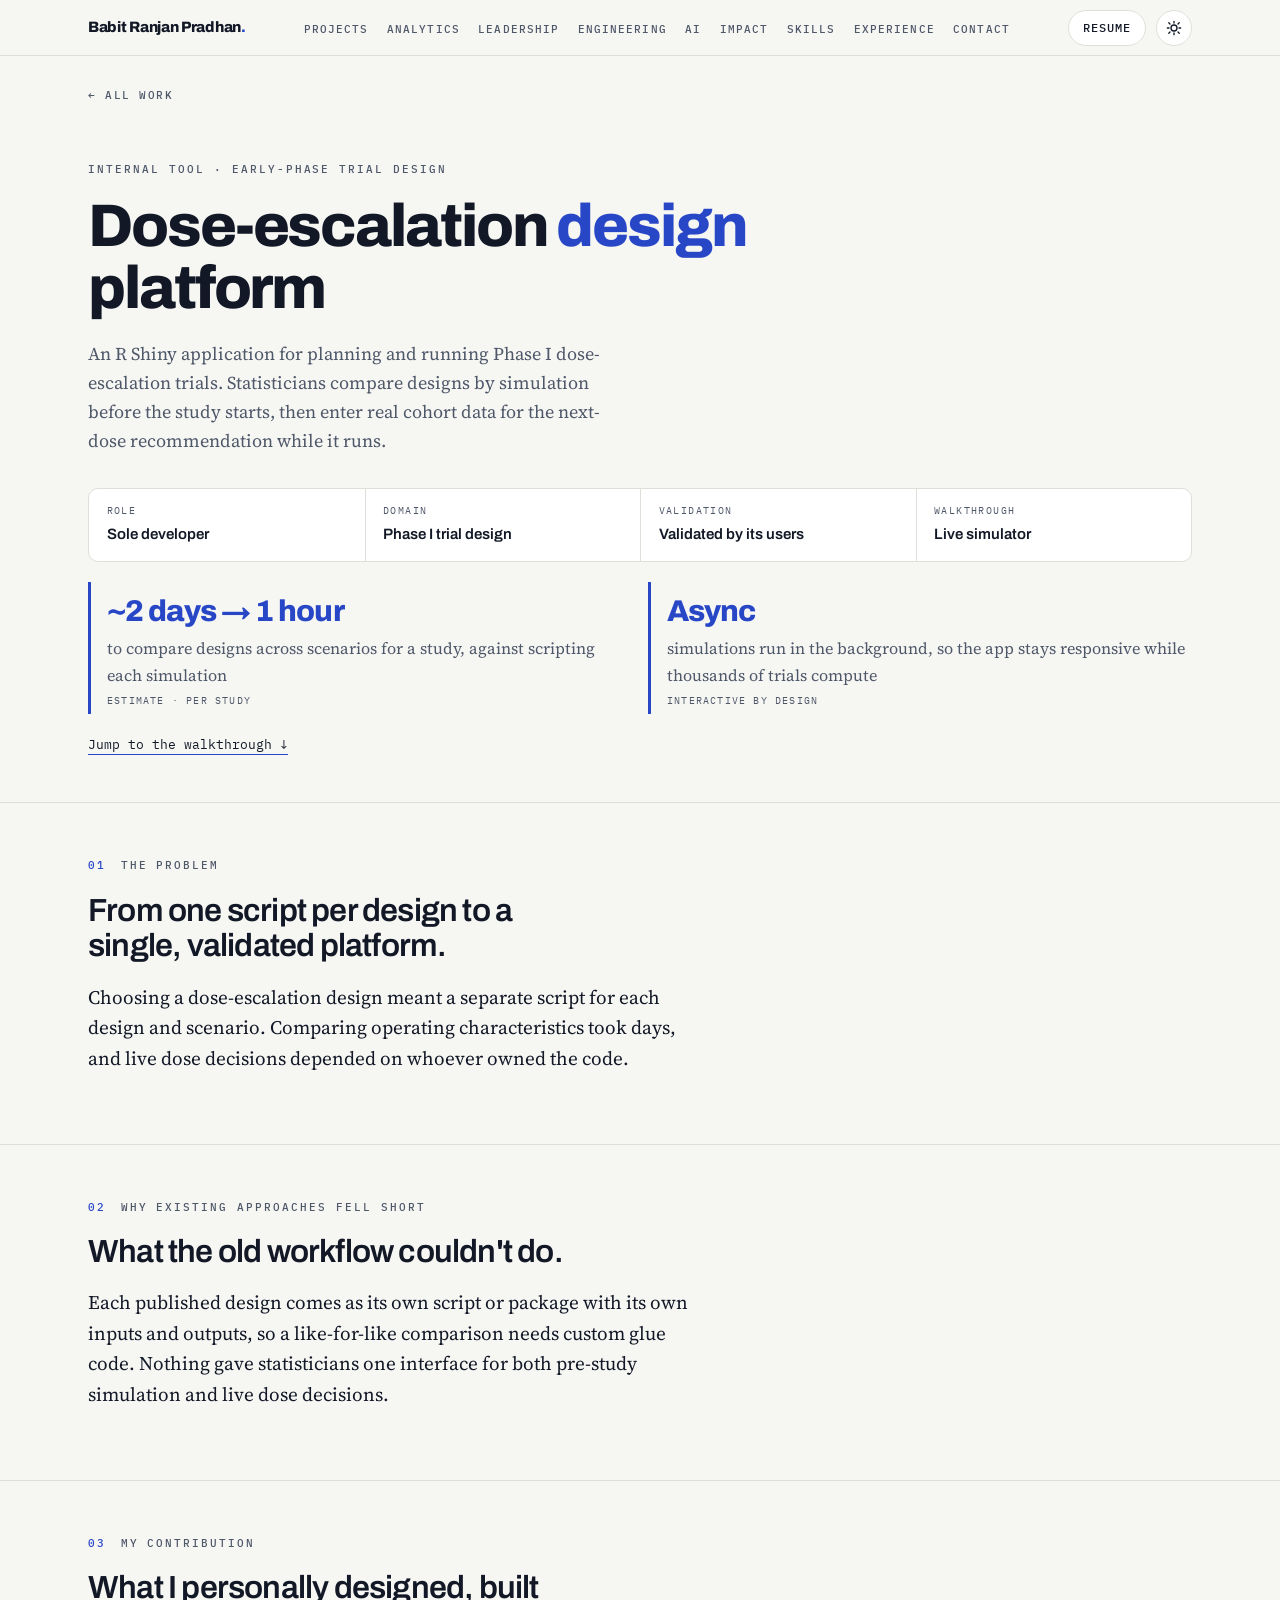
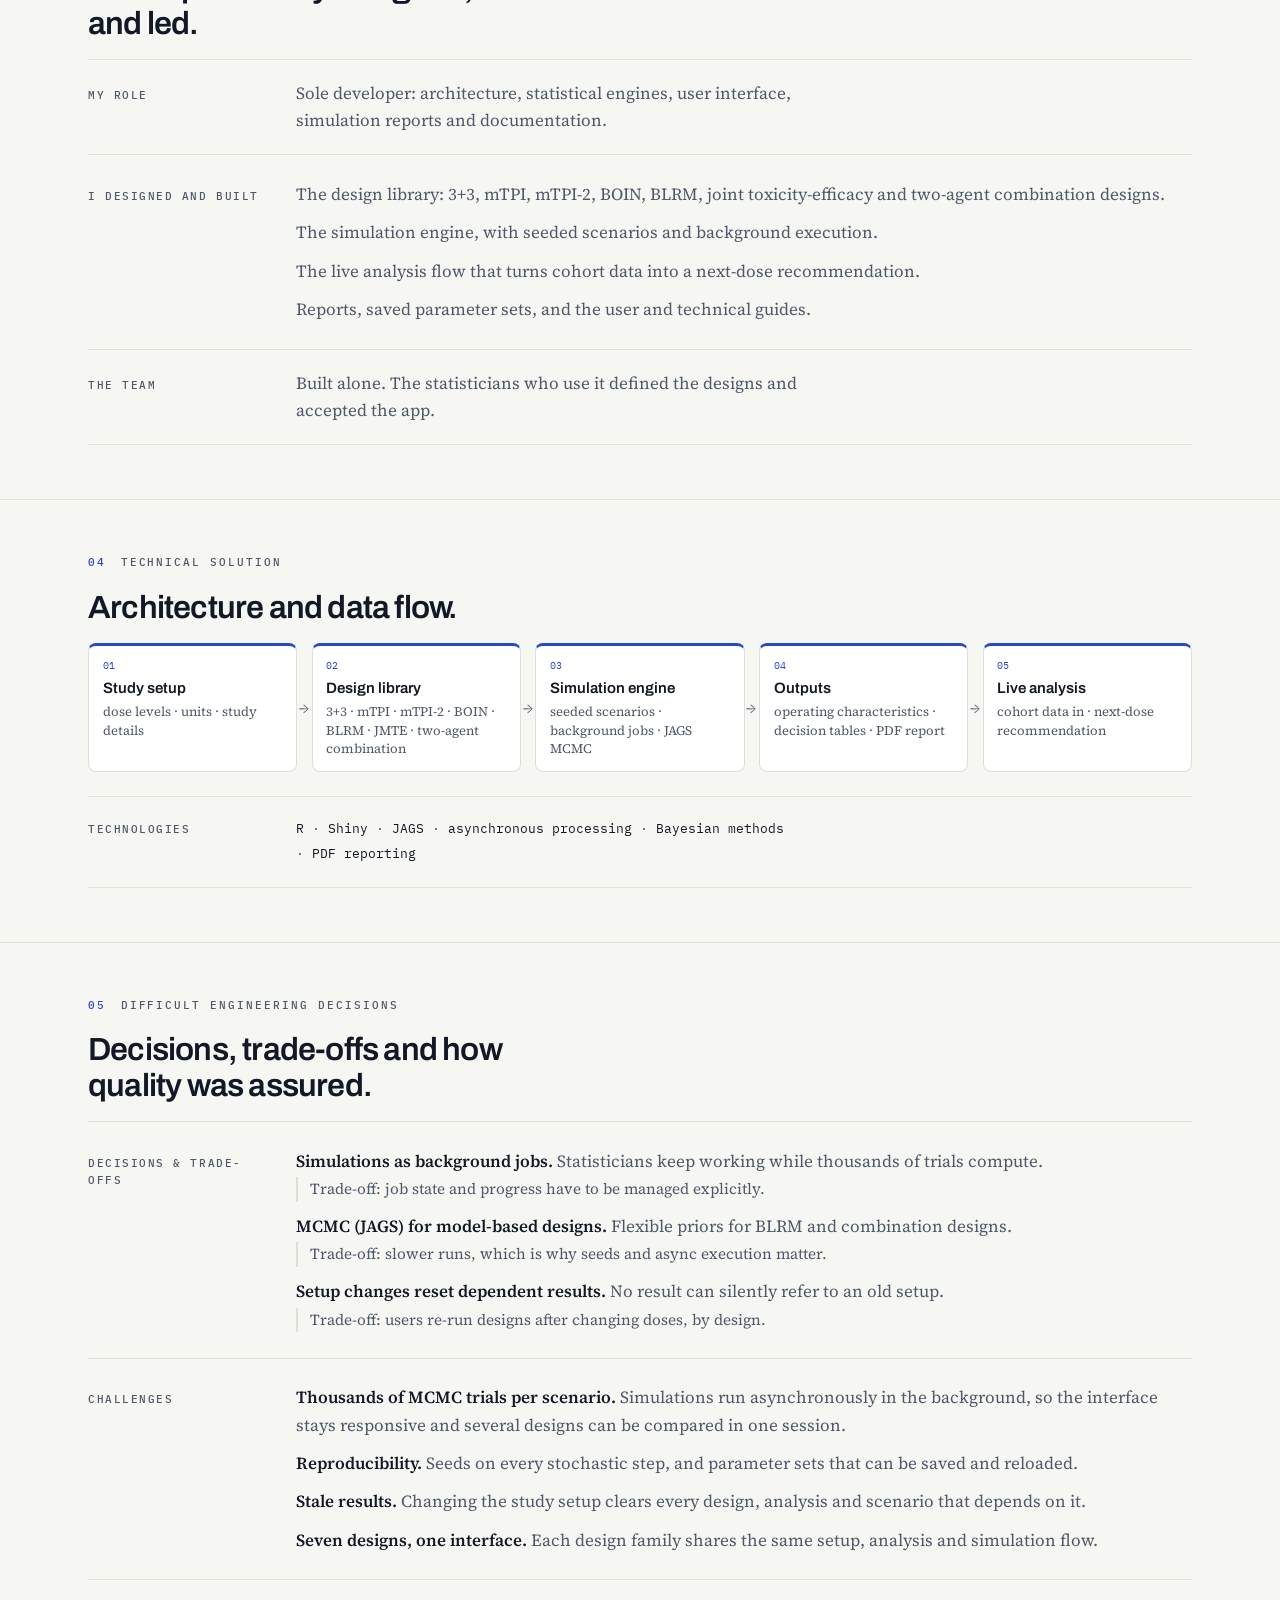
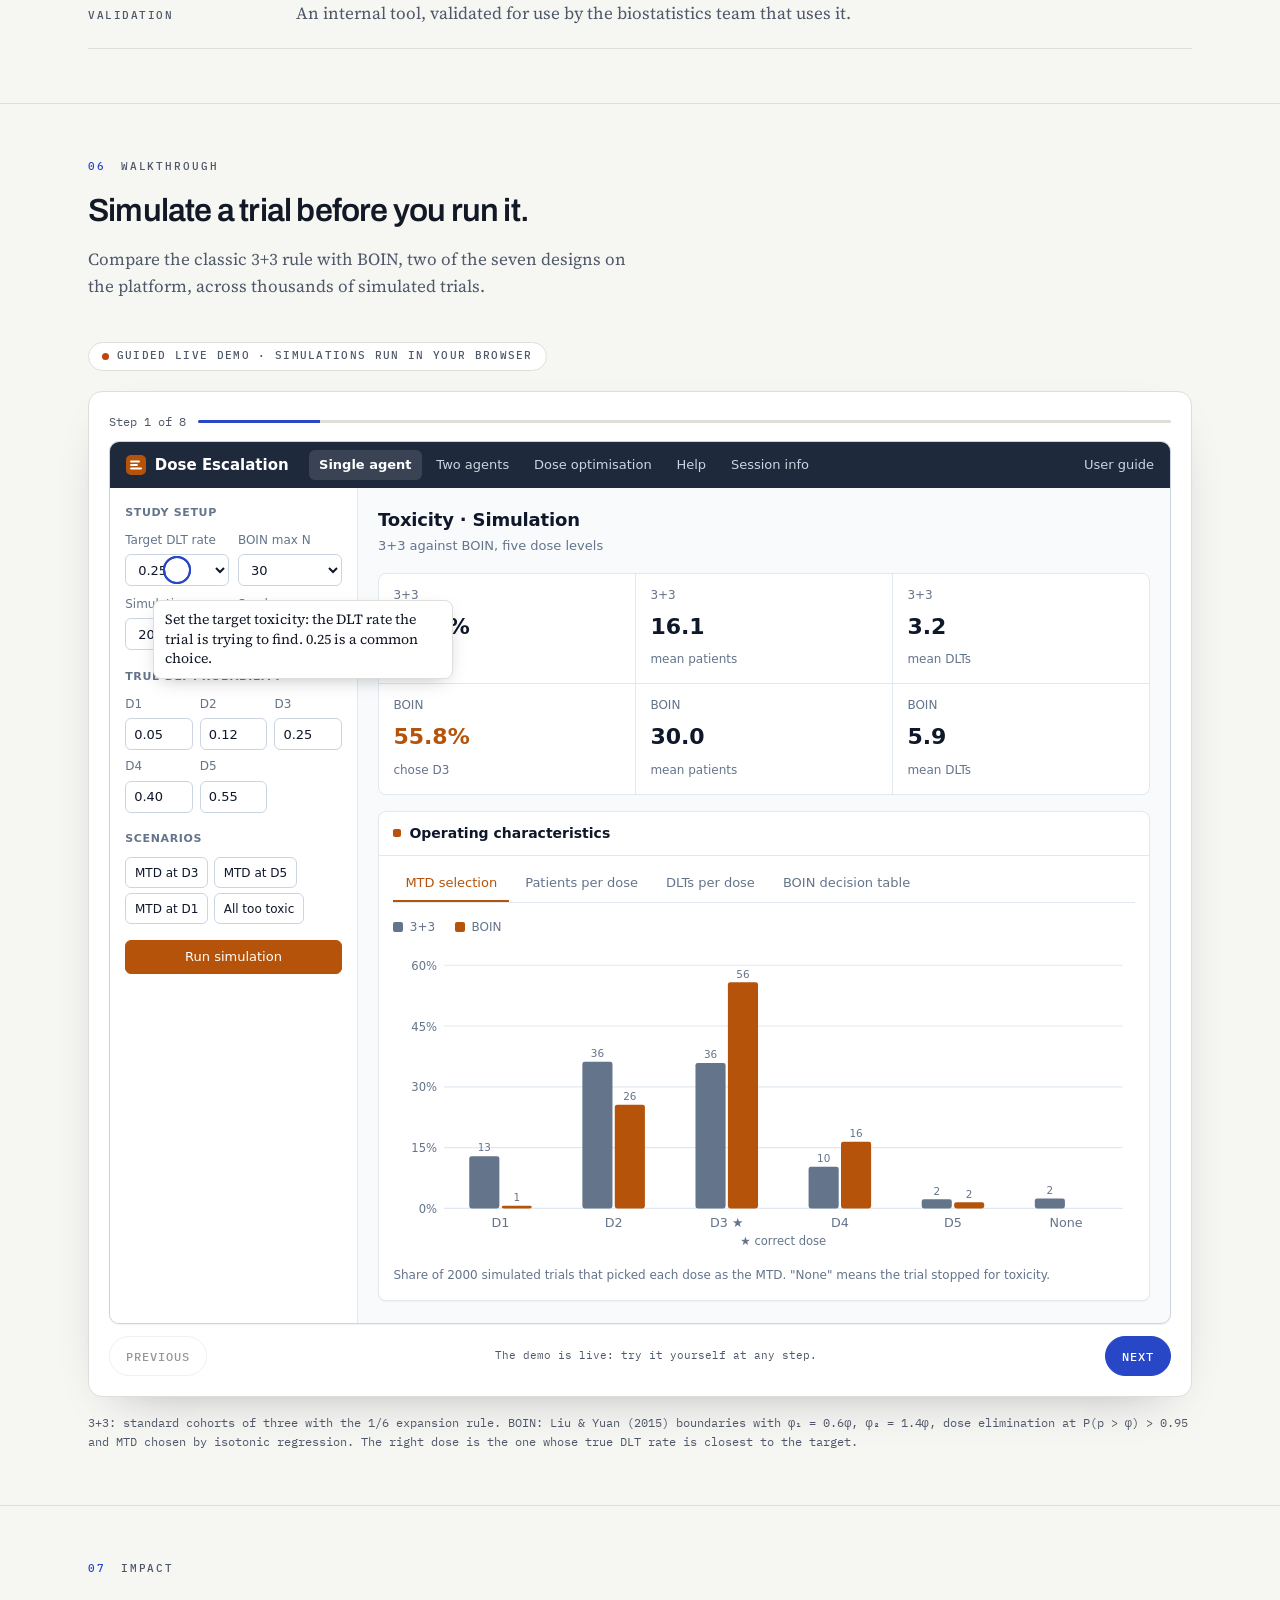
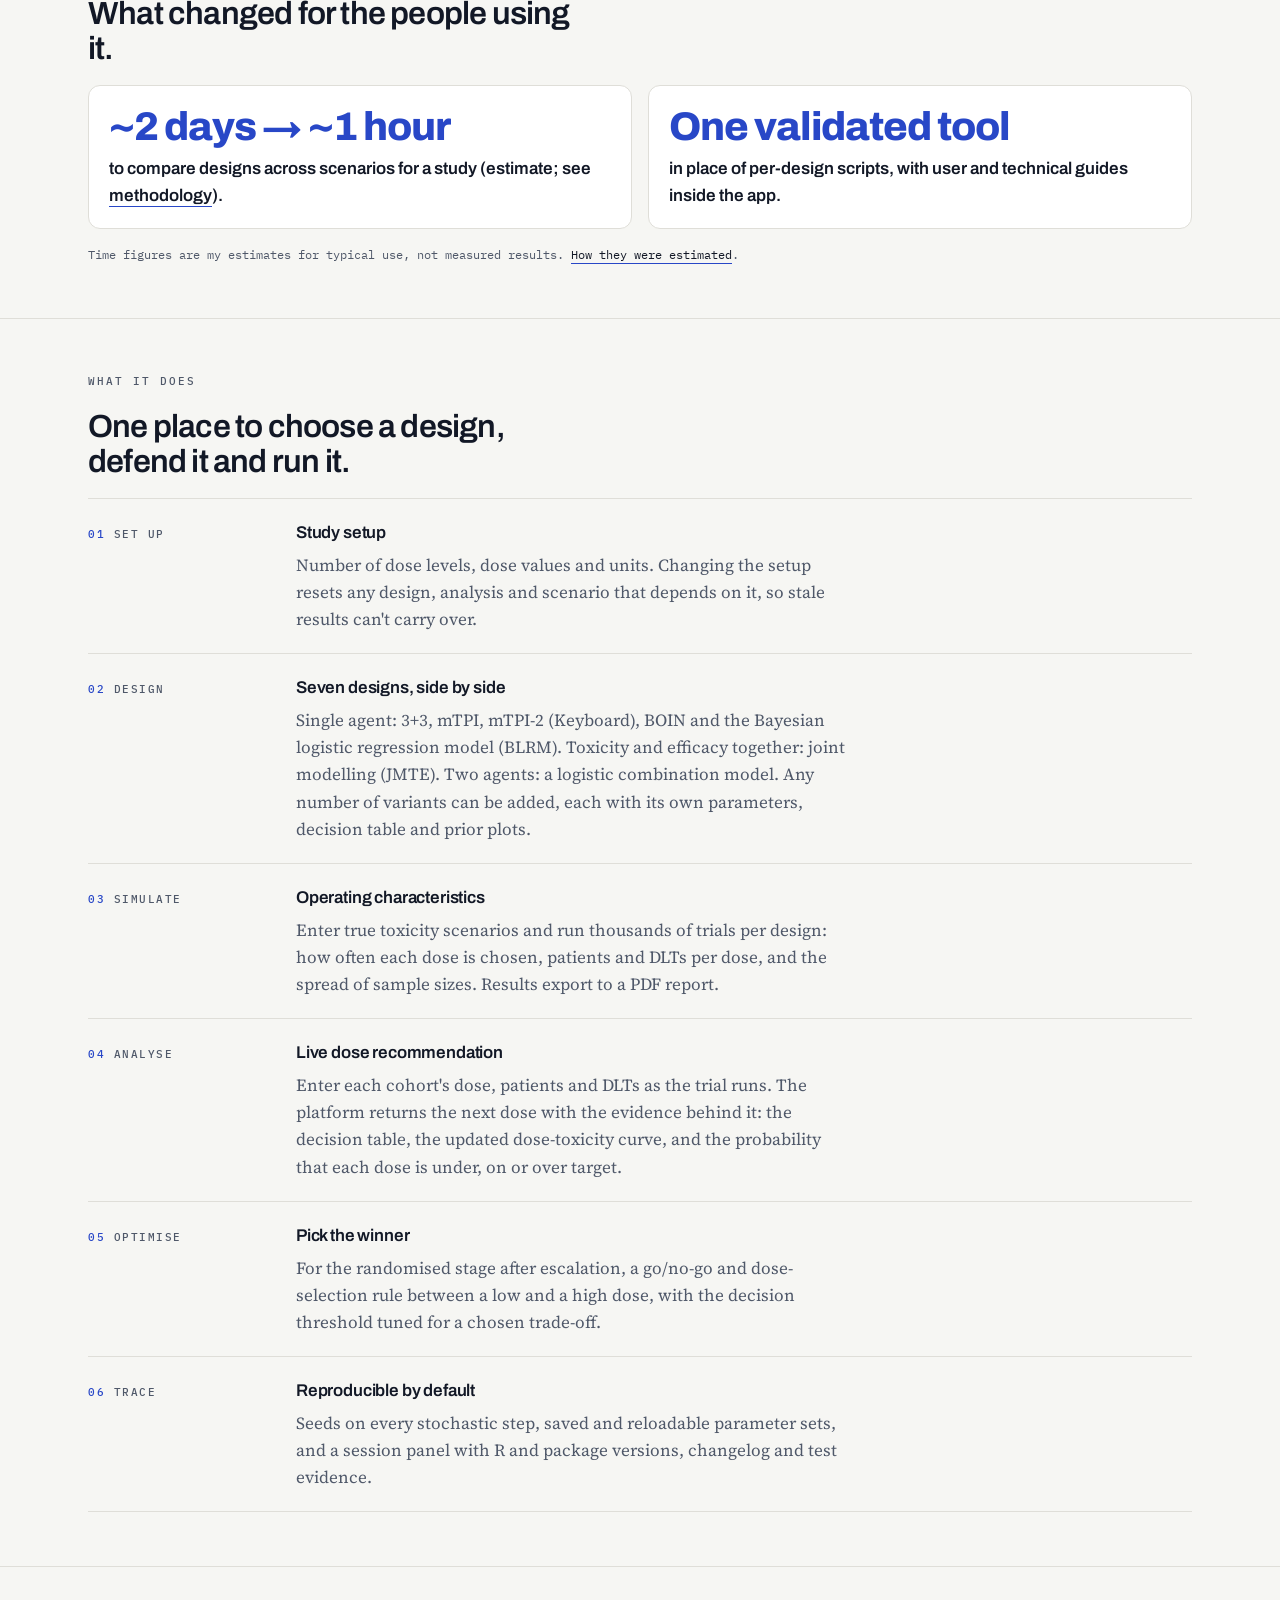
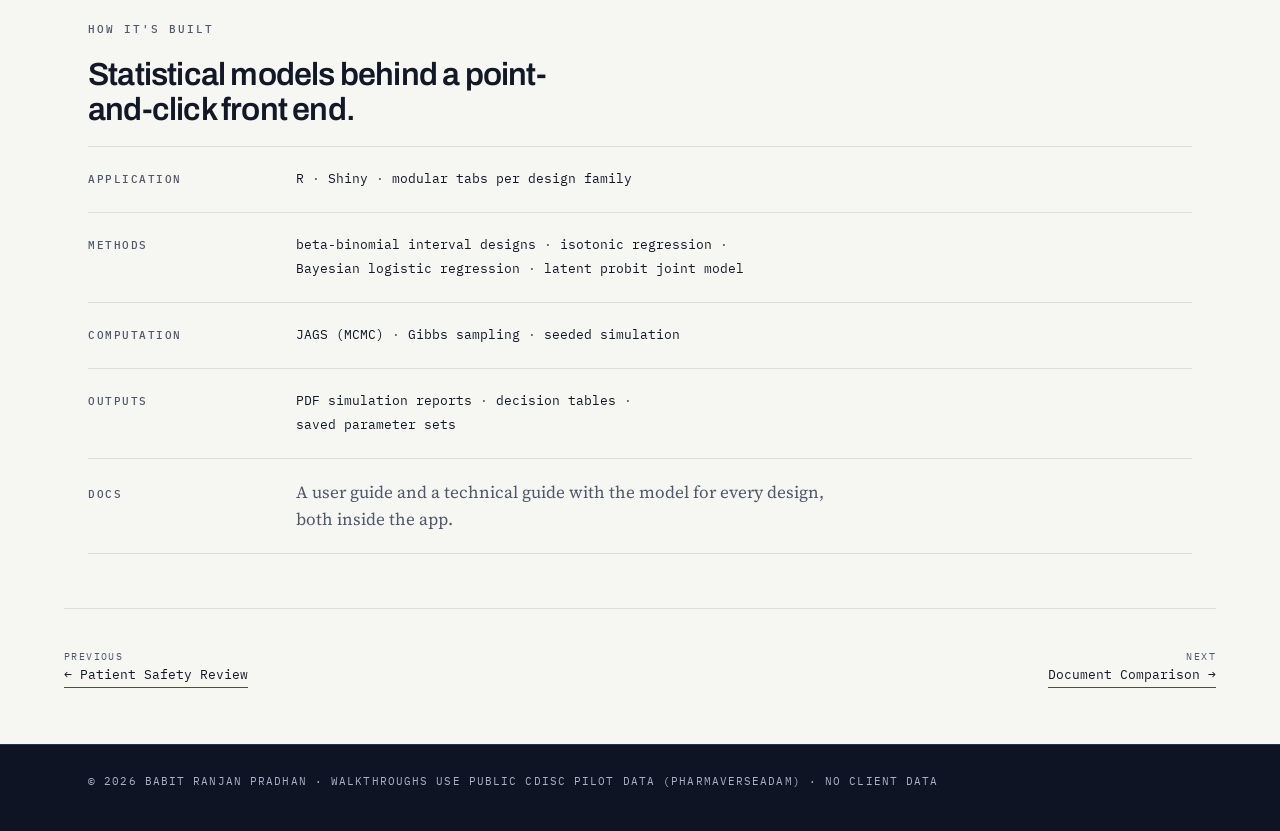
<file: work/dose-escalation/index.html>
<!DOCTYPE html>
<html lang="en">
<head>
<meta charset="utf-8">
<meta name="viewport" content="width=device-width, initial-scale=1">
<title>Dose-escalation design platform · Babit Ranjan Pradhan</title>
<meta name="description" content="R Shiny platform for Phase I dose-escalation design, simulation and live dose recommendation: 3+3, BOIN, mTPI-2, BLRM and more. Sole developer.">
<meta name="author" content="Babit Ranjan Pradhan">
<link rel="canonical" href="https://babitrp.github.io/work/dose-escalation/">
<meta property="og:type" content="article">
<meta property="og:site_name" content="Babit Ranjan Pradhan">
<meta property="og:title" content="Dose-escalation design platform · Babit Ranjan Pradhan">
<meta property="og:description" content="R Shiny platform for Phase I dose-escalation design, simulation and live dose recommendation: 3+3, BOIN, mTPI-2, BLRM and more. Sole developer.">
<meta property="og:url" content="https://babitrp.github.io/work/dose-escalation/">
<meta property="og:image" content="https://babitrp.github.io/assets/og/dose-escalation.jpg">
<meta property="og:image:width" content="1200"><meta property="og:image:height" content="630">
<meta property="og:image:alt" content="Dose-escalation design platform · Babit Ranjan Pradhan">
<meta name="twitter:card" content="summary_large_image">
<meta name="twitter:title" content="Dose-escalation design platform · Babit Ranjan Pradhan">
<meta name="twitter:description" content="R Shiny platform for Phase I dose-escalation design, simulation and live dose recommendation: 3+3, BOIN, mTPI-2, BLRM and more. Sole developer.">
<meta name="twitter:image" content="https://babitrp.github.io/assets/og/dose-escalation.jpg">
<meta name="theme-color" content="#0E1424">
<link rel="icon" href="data:image/svg+xml,%3Csvg xmlns='http://www.w3.org/2000/svg' viewBox='0 0 32 32'%3E%3Crect width='32' height='32' rx='7' fill='%230E1424'/%3E%3Crect x='7' y='15' width='18' height='2.5' rx='1' fill='%238EA4FF'/%3E%3Crect x='14.75' y='8' width='2.5' height='16' rx='1' fill='%23EEF1F8'/%3E%3C/svg%3E">
<script>try{if(localStorage.getItem("bp-theme")==="dark")document.documentElement.setAttribute("data-theme","dark");}catch(e){}</script>
<script type="application/ld+json">{"@context":"https://schema.org","@type":"CreativeWork","name":"Dose-escalation design platform","description":"R Shiny platform for Phase I dose-escalation design, simulation and live dose recommendation: 3+3, BOIN, mTPI-2, BLRM and more. Sole developer.","url":"https://babitrp.github.io/work/dose-escalation/","image":"https://babitrp.github.io/assets/og/dose-escalation.jpg","author":{"@type":"Person","name":"Babit Ranjan Pradhan","url":"https://babitrp.github.io/"}}</script>
<link rel="preconnect" href="https://fonts.googleapis.com"><link rel="preconnect" href="https://fonts.gstatic.com" crossorigin><link href="https://fonts.googleapis.com/css2?family=Archivo:wght@600;800&family=Source+Serif+4:opsz,wght@8..60,400;8..60,600&family=IBM+Plex+Mono:wght@400;500&display=swap" rel="stylesheet">
<link rel="stylesheet" href="../../assets/site.css">
</head>
<body data-root="../../">
<div id="progress" aria-hidden="true"><i></i></div>
<a href="#dp-tour" class="skip">Skip to content</a>
<nav class="nav" aria-label="Main">
  <div class="wrap">
    <a class="brand" href="../../">Babit Ranjan Pradhan<span>.</span></a>
    <ul id="navlist"><li><a href="../../#work">Projects</a></li><li><a href="../../#analytics">Analytics</a></li><li><a href="../../#leadership">Leadership</a></li><li><a href="../../#engineering">Engineering</a></li><li><a href="../../#ai">AI</a></li><li><a href="../../#impact">Impact</a></li><li><a href="../../#skills">Skills</a></li><li><a href="../../#experience">Experience</a></li><li><a href="../../#contact">Contact</a></li></ul>
    <div class="nav-r">
      <a class="btn resume" href="../../resume.pdf" download>Resume</a>
      <button class="menu" id="menu" type="button" aria-label="Open menu" aria-expanded="false" aria-controls="navlist">
        <svg viewBox="0 0 24 24" fill="none" stroke="currentColor" stroke-width="2" stroke-linecap="round" aria-hidden="true"><path d="M4 7h16M4 12h16M4 17h16"/></svg></button>
      <button class="theme" id="theme" type="button" aria-label="Switch to dark theme" title="Switch to dark theme">
        <svg class="sun" viewBox="0 0 24 24" fill="none" stroke="currentColor" stroke-width="2" stroke-linecap="round" aria-hidden="true"><circle cx="12" cy="12" r="4.5"/><path d="M12 2v2.5M12 19.5V22M4.2 4.2l1.8 1.8M18 18l1.8 1.8M2 12h2.5M19.5 12H22M4.2 19.8 6 18M18 6l1.8-1.8"/></svg>
        <svg class="moon" viewBox="0 0 24 24" fill="none" stroke="currentColor" stroke-width="2" stroke-linecap="round" stroke-linejoin="round" aria-hidden="true"><path d="M20.5 14.5A8.5 8.5 0 0 1 9.5 3.5a8.5 8.5 0 1 0 11 11z"/></svg>
      </button>
      <a class="btn pri" href="mailto:pradhan.babit@gmail.com">Email me</a>
    </div>
  </div>
</nav>
<main id="main">

<article class="case" id="dp-root" aria-labelledby="dp-h">
  <div class="wrap crumbs"><a href="../../#work">&larr; All work</a></div>
  <header class="wrap case-hero">
    <p class="eyebrow">Internal tool · Early-phase trial design</p>
    <h1 id="dp-h">Dose-escalation <em>design</em> platform</h1>
    <p class="intro">An R Shiny application for planning and running Phase I dose-escalation trials. Statisticians compare designs by simulation before the study starts, then enter real cohort data for the next-dose recommendation while it runs.</p>
    <dl class="cfacts"><div><dt>Role</dt><dd>Sole developer</dd></div><div><dt>Domain</dt><dd>Phase I trial design</dd></div><div><dt>Validation</dt><dd>Validated by its users</dd></div><div><dt>Walkthrough</dt><dd>Live simulator</dd></div></dl>
    <div class="cimpact" aria-label="Impact"><div><b>~2 days → 1 hour</b><span>to compare designs across scenarios for a study, against scripting each simulation</span><small>Estimate · per study</small></div><div><b>Async</b><span>simulations run in the background, so the app stays responsive while thousands of trials compute</span><small>Interactive by design</small></div></div>
    <p class="jump"><a href="#dp-w-h">Jump to the walkthrough &darr;</a></p>
  </header>
  <section aria-labelledby="dp-01-h"><div class="wrap">
    <p class="eyebrow"><span class="num">01</span> The problem</p>
    <h2 id="dp-01-h">From one script per design to a single, validated platform.</h2>
    <p class="big">Choosing a dose-escalation design meant a separate script for each design and scenario. Comparing operating characteristics took days, and live dose decisions depended on whoever owned the code.</p>
  </div></section><section aria-labelledby="dp-02-h"><div class="wrap">
    <p class="eyebrow"><span class="num">02</span> Why existing approaches fell short</p>
    <h2 id="dp-02-h">What the old workflow couldn't do.</h2>
    <p class="big">Each published design comes as its own script or package with its own inputs and outputs, so a like-for-like comparison needs custom glue code. Nothing gave statisticians one interface for both pre-study simulation and live dose decisions.</p>
  </div></section><section aria-labelledby="dp-03-h"><div class="wrap">
    <p class="eyebrow"><span class="num">03</span> My contribution</p>
    <h2 id="dp-03-h">What I personally designed, built and led.</h2>
    <div class="row"><div class="key">My role</div><div><p>Sole developer: architecture, statistical engines, user interface, simulation reports and documentation.</p></div></div><div class="row"><div class="key">I designed and built</div><div><ul class="chal"><li>The design library: 3+3, mTPI, mTPI-2, BOIN, BLRM, joint toxicity-efficacy and two-agent combination designs.</li><li>The simulation engine, with seeded scenarios and background execution.</li><li>The live analysis flow that turns cohort data into a next-dose recommendation.</li><li>Reports, saved parameter sets, and the user and technical guides.</li></ul></div></div><div class="row"><div class="key">The team</div><div><p>Built alone. The statisticians who use it defined the designs and accepted the app.</p></div></div>
  </div></section><section aria-labelledby="dp-04-h"><div class="wrap">
    <p class="eyebrow"><span class="num">04</span> Technical solution</p>
    <h2 id="dp-04-h">Architecture and data flow.</h2>
    <ol class="flow"><li><b>Study setup</b><span>dose levels · units · study details</span></li><li><b>Design library</b><span>3+3 · mTPI · mTPI-2 · BOIN · BLRM · JMTE · two-agent combination</span></li><li><b>Simulation engine</b><span>seeded scenarios · background jobs · JAGS MCMC</span></li><li><b>Outputs</b><span>operating characteristics · decision tables · PDF report</span></li><li><b>Live analysis</b><span>cohort data in · next-dose recommendation</span></li></ol><div class="row" style="margin-top:1.5rem"><div class="key">Technologies</div><p class="chips"><span>R</span> · <span>Shiny</span> · <span>JAGS</span> · <span>asynchronous processing</span> · <span>Bayesian methods</span> · <span>PDF reporting</span></p></div>
  </div></section><section aria-labelledby="dp-05-h"><div class="wrap">
    <p class="eyebrow"><span class="num">05</span> Difficult engineering decisions</p>
    <h2 id="dp-05-h">Decisions, trade-offs and how quality was assured.</h2>
    <div class="row"><div class="key">Decisions &amp; trade-offs</div><div><ul class="chal"><li><b>Simulations as background jobs.</b> Statisticians keep working while thousands of trials compute. <em class="to">Trade-off: job state and progress have to be managed explicitly.</em></li><li><b>MCMC (JAGS) for model-based designs.</b> Flexible priors for BLRM and combination designs. <em class="to">Trade-off: slower runs, which is why seeds and async execution matter.</em></li><li><b>Setup changes reset dependent results.</b> No result can silently refer to an old setup. <em class="to">Trade-off: users re-run designs after changing doses, by design.</em></li></ul></div></div><div class="row"><div class="key">Challenges</div><div><ul class="chal"><li><b>Thousands of MCMC trials per scenario.</b> Simulations run asynchronously in the background, so the interface stays responsive and several designs can be compared in one session.</li><li><b>Reproducibility.</b> Seeds on every stochastic step, and parameter sets that can be saved and reloaded.</li><li><b>Stale results.</b> Changing the study setup clears every design, analysis and scenario that depends on it.</li><li><b>Seven designs, one interface.</b> Each design family shares the same setup, analysis and simulation flow.</li></ul></div></div><div class="row"><div class="key">Validation</div><div><p>An internal tool, validated for use by the biostatistics team that uses it.</p></div></div>
  </div></section>
  <section aria-labelledby="dp-w-h"><div class="wrap">
    <p class="eyebrow"><span class="num">06</span> Walkthrough</p>
    <h2 id="dp-w-h">Simulate a trial before you run it.</h2>
    <p class="lede">Compare the classic 3+3 rule with BOIN, two of the seven designs on the platform, across thousands of simulated trials.</p>
    <p class="label live"><i></i>Guided live demo · simulations run in your browser</p>
    <div class="tour" id="dp-tour" data-kind="live" data-p="dp">
  <div class="bar"><span class="count">Step 1 of 1</span><progress max="1" value="0" aria-label="Walkthrough progress"></progress></div>
  <div class="lstage">
    <div class="app" style="--band:#B45309;--band-soft:color-mix(in srgb,#B45309 10%,#fff)"><div class="app-bar"><span class="app-brand"><svg viewBox="0 0 20 20" aria-hidden="true"><rect width="20" height="20" rx="5" fill="var(--band)"/><path d="M5 13.5h10M5 10h6M5 6.5h8" stroke="#fff" stroke-width="1.8" stroke-linecap="round"/></svg>Dose Escalation</span><span class="app-nav" aria-hidden="true"><span class="on">Single agent</span><span class="">Two agents</span><span class="">Dose optimisation</span><span class="">Help</span><span class="">Session info</span></span><span class="app-right" aria-hidden="true">User guide</span></div><div class="app-body"><div class="app-side">
  <p class="app-sec">Study setup</p>
  <div class="dgrid">
    <label class="field">Target DLT rate
      <select id="dp-tgt"><option value="0.2">0.20</option><option value="0.25" selected>0.25</option>
        <option value="0.3">0.30</option><option value="0.33">0.33</option></select></label>
    <label class="field">BOIN max N
      <select id="dp-nmax"><option>18</option><option>24</option><option selected>30</option><option>36</option></select></label>
    <label class="field">Simulations
      <select id="dp-nsim"><option>500</option><option selected>2000</option><option>5000</option></select></label>
    <label class="field">Seed <input id="dp-seed" type="number" value="2024" min="1" step="1"></label>
  </div>
  <p class="app-sec" id="dp-dl-lab">True DLT probability</p>
  <div class="doses" role="group" aria-labelledby="dp-dl-lab">
    <label class="field">D1 <input type="number" min="0" max="1" step="0.01" value="0.05"></label>
    <label class="field">D2 <input type="number" min="0" max="1" step="0.01" value="0.12"></label>
    <label class="field">D3 <input type="number" min="0" max="1" step="0.01" value="0.25"></label>
    <label class="field">D4 <input type="number" min="0" max="1" step="0.01" value="0.40"></label>
    <label class="field">D5 <input type="number" min="0" max="1" step="0.01" value="0.55"></label>
  </div>
  <p class="app-sec">Scenarios</p>
  <div class="presets">
    <button class="btn" type="button" data-p="0.05,0.12,0.25,0.40,0.55">MTD at D3</button>
    <button class="btn" type="button" data-p="0.02,0.05,0.08,0.12,0.25">MTD at D5</button>
    <button class="btn" type="button" data-p="0.25,0.40,0.50,0.60,0.70">MTD at D1</button>
    <button class="btn" type="button" data-p="0.45,0.55,0.65,0.75,0.85">All too toxic</button>
  </div>
  <button class="btn pri wide" id="dp-run" type="button">Run simulation</button>
  <span class="err" id="dp-err" role="alert"></span>
  </div><div class="app-main"><div class="app-head"><b>Toxicity · Simulation</b><span>3+3 against BOIN, five dose levels</span></div>
  <div class="kpis" id="dp-kpis" aria-live="polite"></div>
  <div class="app-card"><div class="app-card-h"><span>Operating characteristics</span></div><div class="app-card-b">
    <div class="tabs" role="tablist" aria-label="Simulation results">
      <button role="tab" aria-selected="true" data-t="sel" id="dp-tab-sel">MTD selection</button>
      <button role="tab" aria-selected="false" data-t="pts" id="dp-tab-pts">Patients per dose</button>
      <button role="tab" aria-selected="false" data-t="dlt" id="dp-tab-dlt">DLTs per dose</button>
      <button role="tab" aria-selected="false" data-t="tab" id="dp-tab-tab">BOIN decision table</button>
    </div>
    <div id="dp-pane" role="tabpanel" aria-labelledby="dp-tab-sel"></div></div></div></div></div></div>
    <button class="hot" type="button" aria-label=""></button>
    <div class="tip" aria-live="polite" role="status"></div>
  </div>
  <div class="controls">
    <button class="btn" type="button" data-a="prev">Previous</button><span class="hint"></span>
    <button class="btn" type="button" data-a="restart" hidden>Restart</button><button class="btn pri" type="button" data-a="next">Next</button>
  </div>
</div>
    <p class="note">3+3: standard cohorts of three with the 1/6 expansion rule. BOIN: Liu &amp; Yuan (2015) boundaries
      with &phi;&#8321;&nbsp;=&nbsp;0.6&phi;, &phi;&#8322;&nbsp;=&nbsp;1.4&phi;, dose elimination at P(p&nbsp;&gt;&nbsp;&phi;)&nbsp;&gt;&nbsp;0.95 and
      MTD chosen by isotonic regression. The right dose is the one whose true DLT rate is closest to the target.</p>
  </div></section>
  <section aria-labelledby="dp-07-h"><div class="wrap">
    <p class="eyebrow"><span class="num">07</span> Impact</p>
    <h2 id="dp-07-h">What changed for the people using it.</h2>
    <div class="icards"><div><b>~2 days → ~1 hour</b><span>to compare designs across scenarios for a study (estimate; see <a href="../../#method">methodology</a>).</span></div><div><b>One validated tool</b><span>in place of per-design scripts, with user and technical guides inside the app.</span></div></div><p class="note">Time figures are my estimates for typical use, not measured results. <a href="../../#method">How they were estimated</a>.</p>
  </div></section>
  <section aria-labelledby="dp-d-h"><div class="wrap">
    <p class="eyebrow">What it does</p>
    <h2 id="dp-d-h">One place to choose a design, defend it and run it.</h2>
    <div class="row"><div class="key"><em>01</em> Set up</div><div><h3>Study setup</h3>
      <p>Number of dose levels, dose values and units. Changing the setup resets any design, analysis and scenario
      that depends on it, so stale results can't carry over.</p></div></div>
    <div class="row"><div class="key"><em>02</em> Design</div><div><h3>Seven designs, side by side</h3>
      <p>Single agent: 3+3, mTPI, mTPI-2 (Keyboard), BOIN and the Bayesian logistic regression model (BLRM).
      Toxicity and efficacy together: joint modelling (JMTE). Two agents: a logistic combination model.
      Any number of variants can be added, each with its own parameters, decision table and prior plots.</p></div></div>
    <div class="row"><div class="key"><em>03</em> Simulate</div><div><h3>Operating characteristics</h3>
      <p>Enter true toxicity scenarios and run thousands of trials per design: how often each dose is chosen, patients
      and DLTs per dose, and the spread of sample sizes. Results export to a PDF report.</p></div></div>
    <div class="row"><div class="key"><em>04</em> Analyse</div><div><h3>Live dose recommendation</h3>
      <p>Enter each cohort's dose, patients and DLTs as the trial runs. The platform returns the next dose with the evidence
      behind it: the decision table, the updated dose-toxicity curve, and the probability that each dose is under,
      on or over target.</p></div></div>
    <div class="row"><div class="key"><em>05</em> Optimise</div><div><h3>Pick the winner</h3>
      <p>For the randomised stage after escalation, a go/no-go and dose-selection rule between a low and a high dose,
      with the decision threshold tuned for a chosen trade-off.</p></div></div>
    <div class="row"><div class="key"><em>06</em> Trace</div><div><h3>Reproducible by default</h3>
      <p>Seeds on every stochastic step, saved and reloadable parameter sets, and a session panel with R and package
      versions, changelog and test evidence.</p></div></div>
  </div></section>
  
  <section aria-labelledby="dp-s-h"><div class="wrap">
    <p class="eyebrow">How it's built</p>
    <h2 id="dp-s-h">Statistical models behind a point-and-click front end.</h2>
    <div class="row"><div class="key">Application</div><p class="chips"><span>R</span> · <span>Shiny</span> · <span>modular tabs per design family</span></p></div>
    <div class="row"><div class="key">Methods</div><p class="chips"><span>beta-binomial interval designs</span> · <span>isotonic regression</span> · <span>Bayesian logistic regression</span> · <span>latent probit joint model</span></p></div>
    <div class="row"><div class="key">Computation</div><p class="chips"><span>JAGS (MCMC)</span> · <span>Gibbs sampling</span> · <span>seeded simulation</span></p></div>
    <div class="row"><div class="key">Outputs</div><p class="chips"><span>PDF simulation reports</span> · <span>decision tables</span> · <span>saved parameter sets</span></p></div>
    <div class="row"><div class="key">Docs</div><p>A user guide and a technical guide with the model for every design,
      both inside the app.</p></div>
  </div></section>
  <nav class="wrap pager" aria-label="More case studies">
    <a href="../safety-review/"><small>Previous</small>&larr; Patient Safety Review</a>
    <a href="../document-comparison/" style="text-align:right"><small>Next</small>Document Comparison &rarr;</a>
  </nav>
</article>
</main>
<footer><div class="wrap"><p>© 2026 Babit Ranjan Pradhan · Walkthroughs use public CDISC pilot data (pharmaverseadam) · No client data</p></div></footer>
<script src="../../assets/site.js" defer></script>
<script>window.__TOURS={"dp":{"reset":[{"set":["#dp-tgt","0.25"]},{"click":".presets [data-p=\"0.05,0.12,0.25,0.40,0.55\"]"},{"tab":"[data-t=\"sel\"]"}],"steps":[{"t":"#dp-tgt","c":"Set the target toxicity: the DLT rate the trial is trying to find. 0.25 is a common choice."},{"t":".doses","c":"Set the true DLT probability of each dose. In this scenario, dose 3 sits on target."},{"t":"#dp-run","go":[{"click":"#dp-run"}],"c":"Run the simulation: thousands of virtual trials per design, reproducible from the seed."},{"t":"#dp-kpis","c":"How often each design finds the right dose, and what it costs in patients and DLTs."},{"t":"#dp-pane svg","pre":[{"tab":"[data-t=\"sel\"]"}],"c":"Share of trials that picked each dose as the MTD. The star marks the right dose."},{"t":"#dp-pane svg","pre":[{"tab":"[data-t=\"pts\"]"}],"c":"Patients treated at each dose: where each design spends its sample."},{"t":"#dp-pane table","pre":[{"tab":"[data-t=\"tab\"]"}],"c":"BOIN's decision table: escalate, de-escalate or eliminate, for any number of patients at a dose."},{"t":".presets [data-p^=\"0.45\"]","pre":[{"tab":"[data-t=\"sel\"]"}],"go":[{"click":".presets [data-p^=\"0.45\"]"}],"c":"Try a scenario where every dose is too toxic. A good design stops early instead of picking a dose."}]}};</script>

<script>
(function(){
"use strict";var ROOT=document.getElementById("dp-root");
var $=function(s,r){return (r||ROOT).querySelector(s)}, $$=function(s,r){return [].slice.call((r||ROOT).querySelectorAll(s))};
var doseIn=$$(".doses input"), last=null, tab="sel";
var C3="var(--ink-soft)", CB="var(--band)";

function rng(a){return function(){a|=0;a=a+0x6D2B79F5|0;var t=Math.imul(a^a>>>15,1|a);
  t=t+Math.imul(t^t>>>7,61|t)^t;return((t^t>>>14)>>>0)/4294967296;};}
function binom(r,n,p){var x=0;for(var i=0;i<n;i++)if(r()<p)x++;return x;}
function lchoose(n,k){var s=0;for(var i=1;i<=k;i++)s+=Math.log(n-k+i)-Math.log(i);return s;}
// P(p > phi) for p ~ Beta(1+x, 1+n-x): with integer shapes the CDF is a binomial tail
function pOver(x,n,phi){var a=1+x,b=1+n-x,m=a+b-1,c=0;
  for(var j=a;j<=m;j++)c+=Math.exp(lchoose(m,j)+j*Math.log(phi)+(m-j)*Math.log(1-phi));return 1-c;}
function bounds(phi){var p1=0.6*phi,p2=1.4*phi;
  return{e:Math.log((1-p1)/(1-phi))/Math.log(phi*(1-p1)/(p1*(1-phi))),
         d:Math.log((1-phi)/(1-p2))/Math.log(p2*(1-phi)/(phi*(1-p2)))};}
function pava(y,w){var v=[],ww=[],len=[];
  for(var i=0;i<y.length;i++){v.push(y[i]);ww.push(w[i]);len.push(1);
    while(v.length>1&&v[v.length-2]>v[v.length-1]){var a=v.pop(),wa=ww.pop(),la=len.pop();var k=v.length-1;
      v[k]=(v[k]*ww[k]+a*wa)/(ww[k]+wa);ww[k]+=wa;len[k]+=la;}}
  var out=[];v.forEach(function(x,i){for(var j=0;j<len[i];j++)out.push(x);});return out;}

function boin(p,phi,nmax,r,B){
  var K=p.length,n=new Array(K).fill(0),x=new Array(K).fill(0),elim=K,d=0,stop=false;
  while(n.reduce(function(a,b){return a+b;},0)+3<=nmax){
    var y=binom(r,3,p[d]);n[d]+=3;x[d]+=y;
    if(n[d]>=3&&pOver(x[d],n[d],phi)>0.95){elim=Math.min(elim,d);if(d===0){stop=true;break;}d--;continue;}
    var ph=x[d]/n[d];
    if(ph<=B.e&&d<elim-1)d++;else if(ph>=B.d&&d>0)d--;}
  if(stop)return{mtd:-1,n:n,x:x};
  var idx=[],y2=[],w=[];for(var i=0;i<elim;i++)if(n[i]>0){idx.push(i);y2.push((x[i]+0.05)/(n[i]+0.1));w.push(1/((x[i]+0.05)*(n[i]-x[i]+0.05)/(Math.pow(n[i]+0.1,2)*(n[i]+1.1))));}
  if(!idx.length)return{mtd:-1,n:n,x:x};
  var f=pava(y2,w).map(function(v,i){return v+i*1e-10;}),best=0,bd=1e9;
  f.forEach(function(v,i){var dd=Math.abs(v-phi);if(dd<bd-1e-12){bd=dd;best=i;}});
  return{mtd:idx[best],n:n,x:x};}

function three(p,r){var K=p.length,n=new Array(K).fill(0),x=new Array(K).fill(0),d=0;
  while(true){var y=binom(r,3,p[d]);n[d]+=3;x[d]+=y;
    if(n[d]===3){if(y===0){if(d===K-1)return{mtd:d,n:n,x:x};d++;continue;}if(y===1)continue;}
    else if(x[d]<=1){if(d===K-1)return{mtd:d,n:n,x:x};d++;continue;}
    // too toxic at d: confirm the dose below with six patients
    var j=d-1;while(j>=0){if(n[j]>=6)return{mtd:x[j]<=1?j:j-1,n:n,x:x};
      var z=binom(r,3,p[j]);n[j]+=3;x[j]+=z;if(x[j]<=1)return{mtd:j,n:n,x:x};j--;}
    return{mtd:-1,n:n,x:x};}}

function run(){
  var p=doseIn.map(function(i){return parseFloat(i.value);}),err=$("#dp-err");
  if(p.some(function(v){return!(v>0&&v<1);})){err.textContent="Each rate must be between 0 and 1.";return;}
  for(var i=1;i<p.length;i++)if(p[i]<=p[i-1]){err.textContent="Rates must increase with dose.";return;}
  err.textContent="";
  var phi=parseFloat($("#dp-tgt").value),nmax=+$("#dp-nmax").value,ns=+$("#dp-nsim").value,seed=parseInt($("#dp-seed").value,10)||1;
  var B=bounds(phi),K=p.length,res={};
  [["t","3+3",function(r){return three(p,r);}],["b","BOIN",function(r){return boin(p,phi,nmax,r,B);}]].forEach(function(d){
    var r=rng(seed),sel=new Array(K+1).fill(0),N=new Array(K).fill(0),X=new Array(K).fill(0),tn=0,tx=0;
    for(var s=0;s<ns;s++){var o=d[2](r);sel[o.mtd<0?K:o.mtd]++;
      o.n.forEach(function(v,i){N[i]+=v;tn+=v;});o.x.forEach(function(v,i){X[i]+=v;tx+=v;});}
    res[d[0]]={name:d[1],sel:sel.map(function(v){return 100*v/ns;}),N:N.map(function(v){return v/ns;}),
      X:X.map(function(v){return v/ns;}),mn:tn/ns,mx:tx/ns};});
  var tru=0,bd=1e9;p.forEach(function(v,i){if(Math.abs(v-phi)<bd){bd=Math.abs(v-phi);tru=i;}});
  if(p[0]>phi+0.1)tru=-1;
  last={res:res,tru:tru,phi:phi,B:B,nmax:nmax,ns:ns};
  kpis();draw();}

function kpis(){var r=last.res,t=last.tru,h="";
  ["t","b"].forEach(function(k){var d=r[k],ok=t<0?d.sel[5]:d.sel[t];
    h+='<div class="'+(k==="b"?"ok":"")+'"><span class="lab">'+d.name+'</span><b>'+ok.toFixed(1)+'%</b><span>'+
      (t<0?"correctly stopped":"chose D"+(t+1))+'</span></div>'+
      '<div><span class="lab">'+d.name+'</span><b>'+d.mn.toFixed(1)+'</b><span>mean patients</span></div>'+
      '<div><span class="lab">'+d.name+'</span><b>'+d.mx.toFixed(1)+'</b><span>mean DLTs</span></div>';});
  $("#dp-kpis").innerHTML=h;}

function bars(cats,series,unit,mark){
  var W=640,H=260,L=44,R=10,T=14,Bm=36,pw=W-L-R,ph=H-T-Bm,mx=0;
  series.forEach(function(s){s.v.forEach(function(v){mx=Math.max(mx,v);});});
  mx=unit==="%"?Math.min(100,Math.ceil(mx/10)*10||10):Math.ceil(mx)||1;
  var g=pw/cats.length,bw=Math.min(28,g*0.32),s='<svg viewBox="0 0 '+W+' '+H+'" role="img" aria-label="Grouped bar chart">';
  for(var k=0;k<=4;k++){var y=T+ph-ph*k/4,val=mx*k/4;
    s+='<line x1="'+L+'" x2="'+(W-R)+'" y1="'+y+'" y2="'+y+'" stroke="var(--rule)" stroke-width="1"/>'+
      '<text x="'+(L-6)+'" y="'+(y+4)+'" text-anchor="end" font-size="10">'+(unit==="%"?Math.round(val)+"%":(+val.toFixed(1)))+'</text>';}
  cats.forEach(function(c,i){var cx=L+g*i+g/2;
    series.forEach(function(se,j){var v=se.v[i],bh=ph*v/mx,x=cx+(j-series.length/2)*bw+1;
      s+='<rect x="'+x+'" y="'+(T+ph-bh)+'" width="'+(bw-2)+'" height="'+Math.max(bh,0)+'" fill="'+se.c+'" rx="2"><title>'+
        se.n+' · '+c+': '+(unit==="%"?v.toFixed(1)+"%":v.toFixed(2))+'</title></rect>';
      if(v>0&&bw>14)s+='<text x="'+(x+(bw-2)/2)+'" y="'+(T+ph-bh-4)+'" text-anchor="middle" font-size="9">'+(unit==="%"?Math.round(v):v.toFixed(1))+'</text>';});
    s+='<text x="'+cx+'" y="'+(H-Bm+16)+'" text-anchor="middle" font-size="11"'+(mark===i?' fill="var(--band)" font-weight="500"':'')+'>'+c+(mark===i?' ★':'')+'</text>';});
  s+='<text x="'+(L+pw/2)+'" y="'+(H-4)+'" text-anchor="middle" font-size="10">'+(mark!=null&&mark>=0?"★ correct dose":"")+'</text>';
  return s+'</svg>';}

function legend(){return '<div class="legend"><span><i style="background:'+C3+'"></i>3+3</span><span><i style="background:'+CB+'"></i>BOIN</span></div>';}

function table(){var B=last?last.B:bounds(parseFloat($("#dp-tgt").value)),phi=last?last.phi:parseFloat($("#dp-tgt").value),
  N=12,row=function(lbl,cls,f){var h='<tr><th scope="row">'+lbl+'</th>';for(var n=1;n<=N;n++)h+='<td class="'+cls+'">'+f(n)+'</td>';return h+'</tr>';};
  var h='<p class="boundaries">Escalate if observed DLT rate &le; '+B.e.toFixed(3)+'. De-escalate if &ge; '+B.d.toFixed(3)+
    '. Target '+phi.toFixed(2)+'.</p><div class="tbl-wrap"><table class="dt"><thead><tr><th scope="col">Patients at dose</th>';
  for(var n=1;n<=N;n++)h+='<th scope="col">'+n+'</th>';h+='</tr></thead><tbody>';
  h+=row("Escalate if DLTs ≤","e",function(n){return Math.floor(B.e*n+1e-9);});
  h+=row("De-escalate if DLTs ≥","d",function(n){return Math.ceil(B.d*n-1e-9);});
  h+=row("Eliminate if DLTs ≥","u",function(n){if(n<3)return"–";for(var x=0;x<=n;x++)if(pOver(x,n,phi)>0.95)return x;return"–";});
  return h+'</tbody></table></div>';}

function draw(){var pane=$("#dp-pane");
  if(tab==="tab"){pane.innerHTML=table();return;}
  if(!last){pane.innerHTML='<p class="note">Run a simulation to see results.</p>';return;}
  var r=last.res,cats=["D1","D2","D3","D4","D5"],S=function(k){return[{n:"3+3",c:C3,v:r.t[k]},{n:"BOIN",c:CB,v:r.b[k]}];};
  if(tab==="sel"){var c2=cats.concat(["None"]),m=last.tru<0?5:last.tru;
    pane.innerHTML=legend()+'<div class="chart">'+bars(c2,S("sel"),"%",m)+'</div><p class="note">Share of '+last.ns+
      ' simulated trials that picked each dose as the MTD. "None" means the trial stopped for toxicity.</p>';}
  else if(tab==="pts")pane.innerHTML=legend()+'<div class="chart">'+bars(cats,S("N"),"n",last.tru)+'</div><p class="note">Mean patients treated at each dose per trial.</p>';
  else pane.innerHTML=legend()+'<div class="chart">'+bars(cats,S("X"),"n",last.tru)+'</div><p class="note">Mean dose-limiting toxicities at each dose per trial.</p>';}

$$(".tabs button").forEach(function(b){b.addEventListener("click",function(){
  tab=b.dataset.t;$$(".tabs button").forEach(function(o){o.setAttribute("aria-selected",o===b);});
  $("#dp-pane").setAttribute("aria-labelledby",b.id);draw();});});
$$(".presets .btn").forEach(function(b){b.addEventListener("click",function(){
  b.dataset.p.split(",").forEach(function(v,i){doseIn[i].value=v;});run();});});
$("#dp-run").addEventListener("click",run);
$("#dp-tgt").addEventListener("change",function(){if(tab==="tab"){last=null;draw();}});
run();
})();
</script>

</body>
</html>
</file>
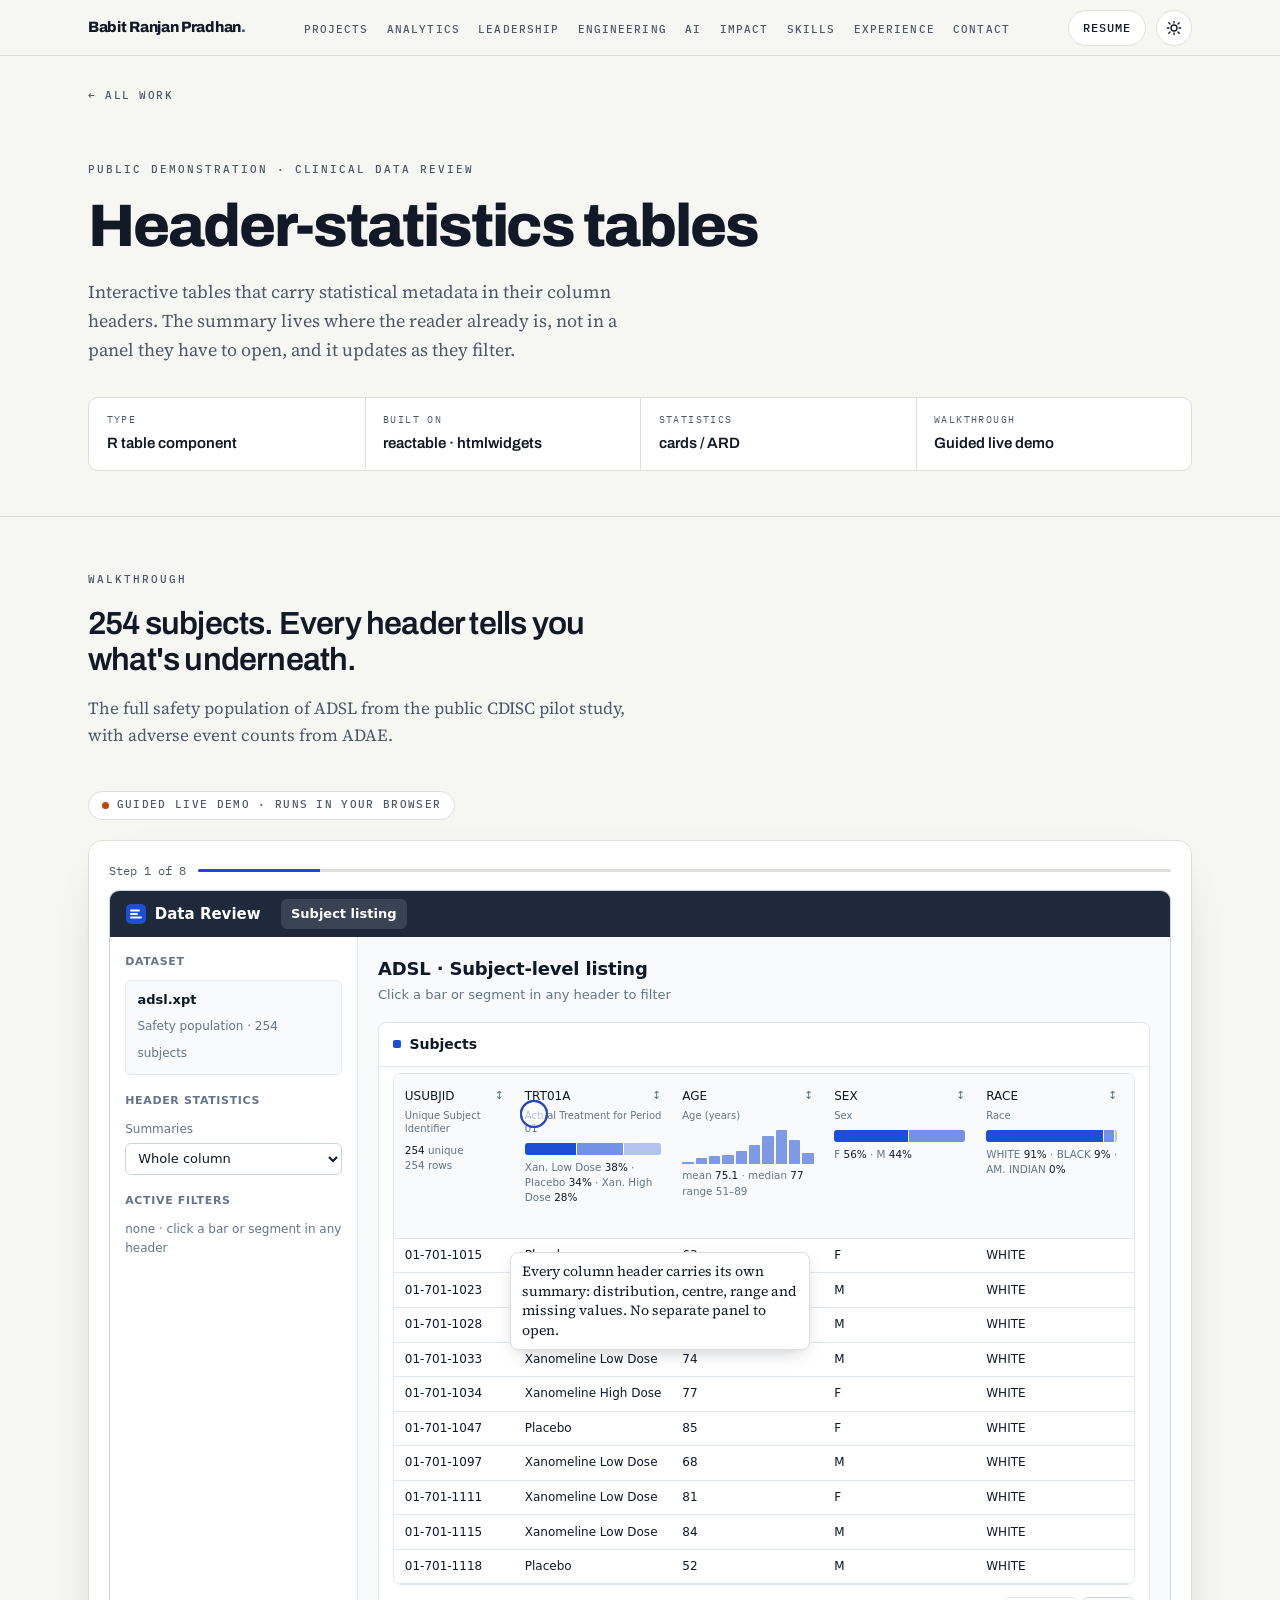
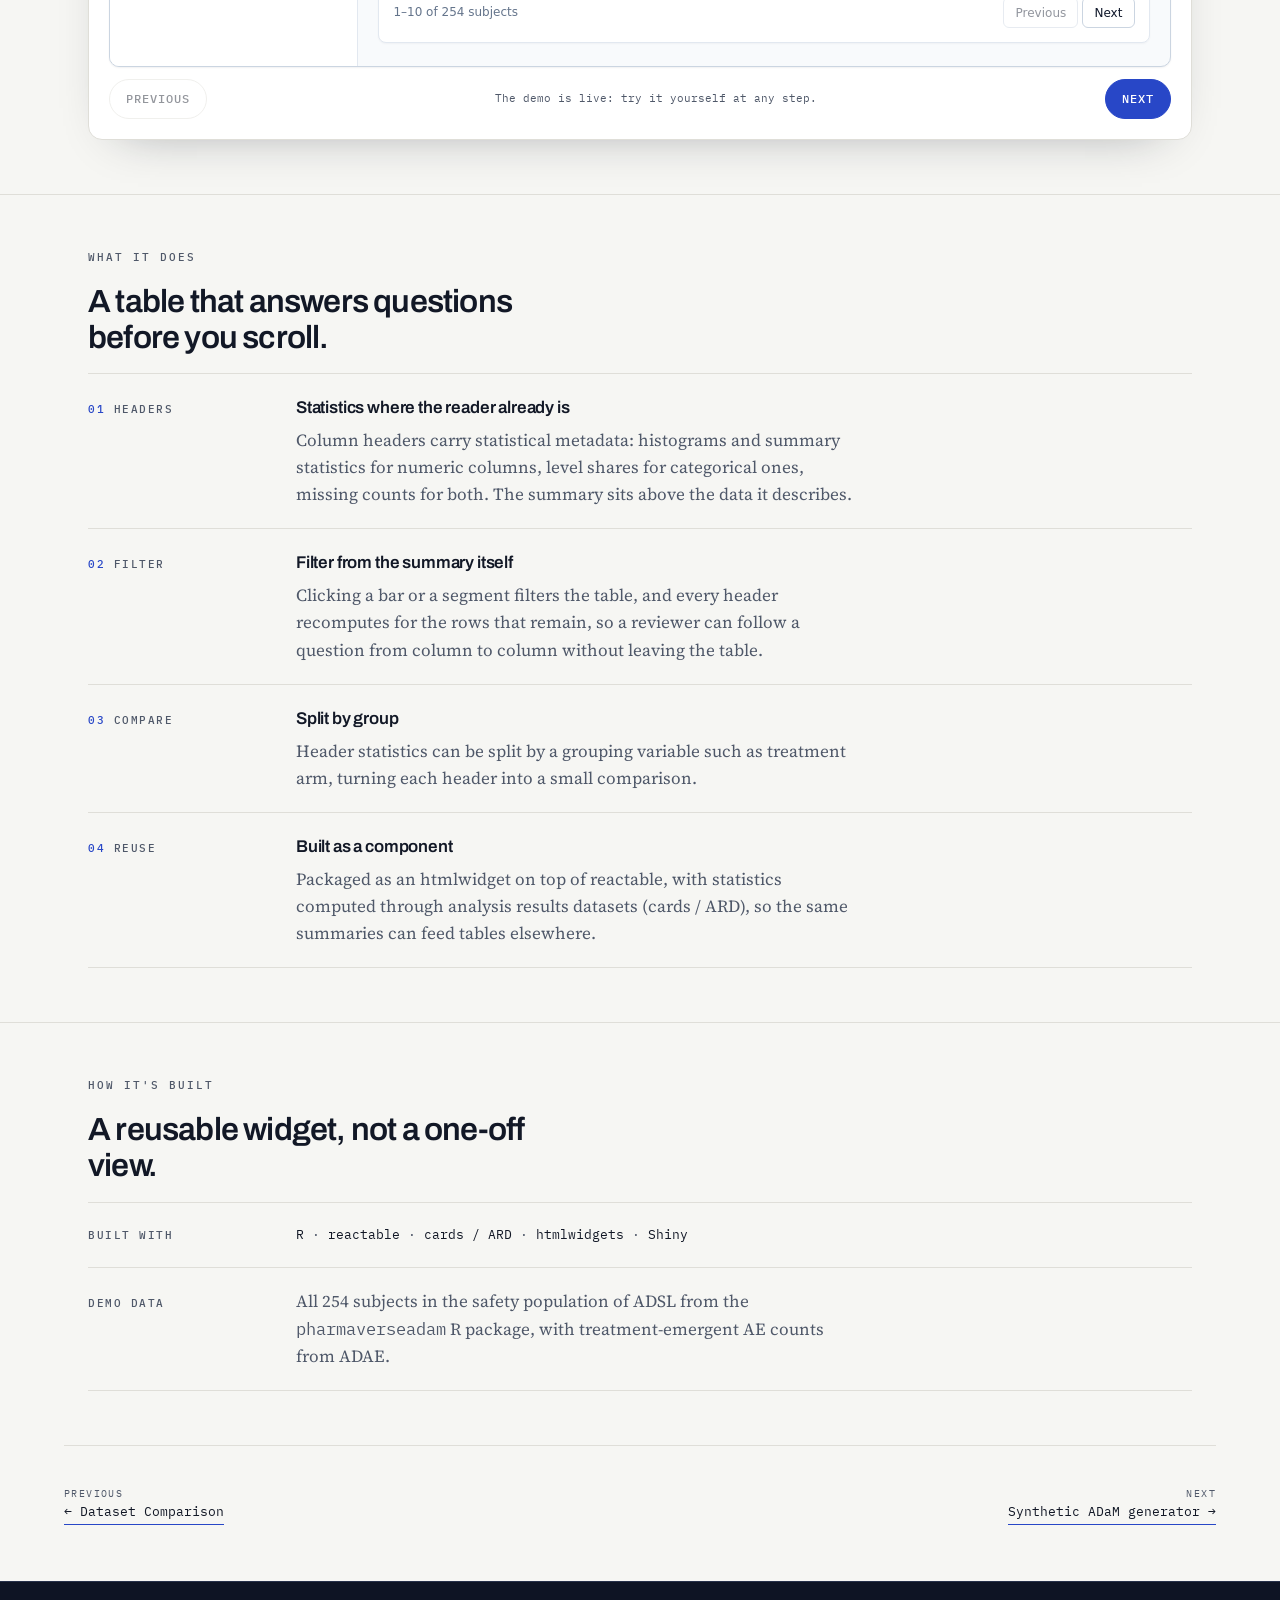
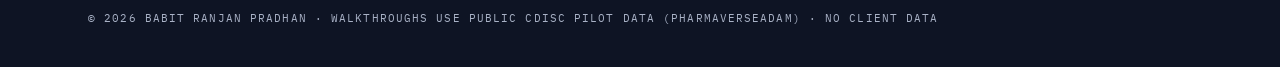
<file: work/header-tables/index.html>
<!DOCTYPE html>
<html lang="en">
<head>
<meta charset="utf-8">
<meta name="viewport" content="width=device-width, initial-scale=1">
<title>Header-statistics tables · Babit Ranjan Pradhan</title>
<meta name="description" content="Interactive clinical data tables with histograms and summary statistics in the column headers, recomputed as you filter.">
<meta name="author" content="Babit Ranjan Pradhan">
<link rel="canonical" href="https://babitrp.github.io/work/header-tables/">
<meta property="og:type" content="article">
<meta property="og:site_name" content="Babit Ranjan Pradhan">
<meta property="og:title" content="Header-statistics tables · Babit Ranjan Pradhan">
<meta property="og:description" content="Interactive clinical data tables with histograms and summary statistics in the column headers, recomputed as you filter.">
<meta property="og:url" content="https://babitrp.github.io/work/header-tables/">
<meta property="og:image" content="https://babitrp.github.io/assets/og/header-tables.jpg">
<meta property="og:image:width" content="1200"><meta property="og:image:height" content="630">
<meta property="og:image:alt" content="Header-statistics tables · Babit Ranjan Pradhan">
<meta name="twitter:card" content="summary_large_image">
<meta name="twitter:title" content="Header-statistics tables · Babit Ranjan Pradhan">
<meta name="twitter:description" content="Interactive clinical data tables with histograms and summary statistics in the column headers, recomputed as you filter.">
<meta name="twitter:image" content="https://babitrp.github.io/assets/og/header-tables.jpg">
<meta name="theme-color" content="#0E1424">
<link rel="icon" href="data:image/svg+xml,%3Csvg xmlns='http://www.w3.org/2000/svg' viewBox='0 0 32 32'%3E%3Crect width='32' height='32' rx='7' fill='%230E1424'/%3E%3Crect x='7' y='15' width='18' height='2.5' rx='1' fill='%238EA4FF'/%3E%3Crect x='14.75' y='8' width='2.5' height='16' rx='1' fill='%23EEF1F8'/%3E%3C/svg%3E">
<script>try{if(localStorage.getItem("bp-theme")==="dark")document.documentElement.setAttribute("data-theme","dark");}catch(e){}</script>
<script type="application/ld+json">{"@context":"https://schema.org","@type":"CreativeWork","name":"Header-statistics tables","description":"Interactive clinical data tables with histograms and summary statistics in the column headers, recomputed as you filter.","url":"https://babitrp.github.io/work/header-tables/","image":"https://babitrp.github.io/assets/og/header-tables.jpg","author":{"@type":"Person","name":"Babit Ranjan Pradhan","url":"https://babitrp.github.io/"}}</script>
<link rel="preconnect" href="https://fonts.googleapis.com"><link rel="preconnect" href="https://fonts.gstatic.com" crossorigin><link href="https://fonts.googleapis.com/css2?family=Archivo:wght@600;800&family=Source+Serif+4:opsz,wght@8..60,400;8..60,600&family=IBM+Plex+Mono:wght@400;500&display=swap" rel="stylesheet">
<link rel="stylesheet" href="../../assets/site.css">
</head>
<body data-root="../../">
<div id="progress" aria-hidden="true"><i></i></div>
<a href="#ht-tour" class="skip">Skip to content</a>
<nav class="nav" aria-label="Main">
  <div class="wrap">
    <a class="brand" href="../../">Babit Ranjan Pradhan<span>.</span></a>
    <ul id="navlist"><li><a href="../../#work">Projects</a></li><li><a href="../../#analytics">Analytics</a></li><li><a href="../../#leadership">Leadership</a></li><li><a href="../../#engineering">Engineering</a></li><li><a href="../../#ai">AI</a></li><li><a href="../../#impact">Impact</a></li><li><a href="../../#skills">Skills</a></li><li><a href="../../#experience">Experience</a></li><li><a href="../../#contact">Contact</a></li></ul>
    <div class="nav-r">
      <a class="btn resume" href="../../resume.pdf" download>Resume</a>
      <button class="menu" id="menu" type="button" aria-label="Open menu" aria-expanded="false" aria-controls="navlist">
        <svg viewBox="0 0 24 24" fill="none" stroke="currentColor" stroke-width="2" stroke-linecap="round" aria-hidden="true"><path d="M4 7h16M4 12h16M4 17h16"/></svg></button>
      <button class="theme" id="theme" type="button" aria-label="Switch to dark theme" title="Switch to dark theme">
        <svg class="sun" viewBox="0 0 24 24" fill="none" stroke="currentColor" stroke-width="2" stroke-linecap="round" aria-hidden="true"><circle cx="12" cy="12" r="4.5"/><path d="M12 2v2.5M12 19.5V22M4.2 4.2l1.8 1.8M18 18l1.8 1.8M2 12h2.5M19.5 12H22M4.2 19.8 6 18M18 6l1.8-1.8"/></svg>
        <svg class="moon" viewBox="0 0 24 24" fill="none" stroke="currentColor" stroke-width="2" stroke-linecap="round" stroke-linejoin="round" aria-hidden="true"><path d="M20.5 14.5A8.5 8.5 0 0 1 9.5 3.5a8.5 8.5 0 1 0 11 11z"/></svg>
      </button>
      <a class="btn pri" href="mailto:pradhan.babit@gmail.com">Email me</a>
    </div>
  </div>
</nav>
<main id="main">

<article class="case" id="ht-root" aria-labelledby="ht-h">
  <div class="wrap crumbs"><a href="../../#work">&larr; All work</a></div>
  <header class="wrap case-hero">
    <p class="eyebrow">Public demonstration · Clinical data review</p>
    <h1 id="ht-h">Header-statistics tables</h1>
    <p class="intro">Interactive tables that carry statistical metadata in their column headers. The summary lives where the reader already is, not in a panel they have to open, and it updates as they filter.</p>
    <dl class="cfacts"><div><dt>Type</dt><dd>R table component</dd></div><div><dt>Built on</dt><dd>reactable · htmlwidgets</dd></div><div><dt>Statistics</dt><dd>cards / ARD</dd></div><div><dt>Walkthrough</dt><dd>Guided live demo</dd></div></dl>
    
    
  </header>
  
  <section aria-labelledby="ht-w-h"><div class="wrap">
    <p class="eyebrow">Walkthrough</p>
    <h2 id="ht-w-h">254 subjects. Every header tells you what's underneath.</h2>
    <p class="lede">The full safety population of ADSL from the public CDISC pilot study, with adverse event counts from ADAE.</p>
    <p class="label live"><i></i>Guided live demo · runs in your browser</p>
    <div class="tour" id="ht-tour" data-kind="live" data-p="ht">
  <div class="bar"><span class="count">Step 1 of 1</span><progress max="1" value="0" aria-label="Walkthrough progress"></progress></div>
  <div class="lstage">
    <div class="app" style="--band:#1D4ED8;--band-soft:color-mix(in srgb,#1D4ED8 10%,#fff)"><div class="app-bar"><span class="app-brand"><svg viewBox="0 0 20 20" aria-hidden="true"><rect width="20" height="20" rx="5" fill="var(--band)"/><path d="M5 13.5h10M5 10h6M5 6.5h8" stroke="#fff" stroke-width="1.8" stroke-linecap="round"/></svg>Data Review</span><span class="app-nav" aria-hidden="true"><span class="on">Subject listing</span></span><span class="app-right" aria-hidden="true"></span></div><div class="app-body"><div class="app-side">
  <p class="app-sec">Dataset</p>
  <div class="files"><div class="file"><b>adsl.xpt</b><span>Safety population · 254 subjects</span></div></div>
  <p class="app-sec">Header statistics</p>
  <label class="field">Summaries
    <select id="ht-split"><option value="">Whole column</option><option value="TRT01A">Split by treatment arm</option></select></label>
  <p class="app-sec">Active filters</p>
  <div class="ht-chips" id="ht-chips" aria-live="polite"></div>
  </div><div class="app-main"><div class="app-head"><b>ADSL · Subject-level listing</b><span>Click a bar or segment in any header to filter</span></div><div class="app-card"><div class="app-card-h"><span>Subjects</span></div><div class="app-card-b">
    <div class="tbl-wrap"><table class="ht" id="ht-table"></table></div>
    <div class="ht-pager"><span id="ht-range"></span><span><button class="btn" type="button" id="ht-prev">Previous</button>
      <button class="btn" type="button" id="ht-next">Next</button></span></div></div></div></div></div></div>
    <button class="hot" type="button" aria-label=""></button>
    <div class="tip" aria-live="polite" role="status"></div>
  </div>
  <div class="controls">
    <button class="btn" type="button" data-a="prev">Previous</button><span class="hint"></span>
    <button class="btn" type="button" data-a="restart" hidden>Restart</button><button class="btn pri" type="button" data-a="next">Next</button>
  </div>
</div>
    
  </div></section>
  
  <section aria-labelledby="ht-d-h"><div class="wrap">
    <p class="eyebrow">What it does</p>
    <h2 id="ht-d-h">A table that answers questions before you scroll.</h2>
    <div class="row"><div class="key"><em>01</em> Headers</div><div><h3>Statistics where the reader already is</h3>
  <p>Column headers carry statistical metadata: histograms and summary statistics for numeric columns, level shares for
  categorical ones, missing counts for both. The summary sits above the data it describes.</p></div></div>
<div class="row"><div class="key"><em>02</em> Filter</div><div><h3>Filter from the summary itself</h3>
  <p>Clicking a bar or a segment filters the table, and every header recomputes for the rows that remain, so a
  reviewer can follow a question from column to column without leaving the table.</p></div></div>
<div class="row"><div class="key"><em>03</em> Compare</div><div><h3>Split by group</h3>
  <p>Header statistics can be split by a grouping variable such as treatment arm, turning each header into a small
  comparison.</p></div></div>
<div class="row"><div class="key"><em>04</em> Reuse</div><div><h3>Built as a component</h3>
  <p>Packaged as an htmlwidget on top of reactable, with statistics computed through analysis results datasets
  (cards / ARD), so the same summaries can feed tables elsewhere.</p></div></div>
  </div></section>
  
  <section aria-labelledby="ht-s-h"><div class="wrap">
    <p class="eyebrow">How it's built</p>
    <h2 id="ht-s-h">A reusable widget, not a one-off view.</h2>
    <div class="row"><div class="key">Built with</div><p class="chips"><span>R</span> · <span>reactable</span> · <span>cards / ARD</span> · <span>htmlwidgets</span> · <span>Shiny</span></p></div>
<div class="row"><div class="key">Demo data</div><p>All 254 subjects in the safety population of ADSL from the <span class="mono">pharmaverseadam</span> R package,
  with treatment-emergent AE counts from ADAE.</p></div>
  </div></section>
  <nav class="wrap pager" aria-label="More case studies">
    <a href="../dataset-comparison/"><small>Previous</small>&larr; Dataset Comparison</a>
    <a href="../synthetic-adam/" style="text-align:right"><small>Next</small>Synthetic ADaM generator &rarr;</a>
  </nav>
</article>
</main>
<footer><div class="wrap"><p>© 2026 Babit Ranjan Pradhan · Walkthroughs use public CDISC pilot data (pharmaverseadam) · No client data</p></div></footer>
<script src="../../assets/site.js" defer></script>
<script>window.__TOURS={"ht":{"reset":[{"event":"ht"}],"steps":[{"t":"thead","c":"Every column header carries its own summary: distribution, centre, range and missing values. No separate panel to open."},{"t":"th:nth-child(3) .ht-hist","c":"Numeric columns get a histogram. Age in the safety population skews older, centred in the mid-seventies."},{"t":".ht-seg button[data-val=\"DISCONTINUED\"]","go":[{"click":".ht-seg button[data-val=\"DISCONTINUED\"]"}],"c":"Click any segment or bar to filter. Here: subjects who discontinued the study."},{"t":"#ht-chips .ht-chip","c":"Every header recomputes for the rows that remain. Filters stack and clear one by one."},{"t":"th:nth-child(7) .ht-hist","c":"Discontinued subjects cluster at short treatment durations, visible straight from the header."},{"t":"#ht-split","go":[{"set":["#ht-split","TRT01A"]}],"c":"Split the header statistics by treatment arm to compare arms where the reader already is."},{"t":"th:nth-child(3) .ht-arm","pre":[{"set":["#ht-split","TRT01A"]}],"c":"Each arm gets its own summary inside the header: mean and range per arm."},{"t":"button[data-sort=\"N_TEAE\"]","go":[{"click":"button[data-sort=\"N_TEAE\"]"},{"click":"button[data-sort=\"N_TEAE\"]"}],"c":"Sort any column. N_TEAE, sorted descending, brings subjects with the most adverse events to the top."}]}};</script>

<script type="application/json" id="ht-data">[["01-701-1015","701","Placebo",63,"18-64","F","WHITE","COMPLETED",182.0,3],["01-701-1023","701","Placebo",64,"18-64","M","WHITE","DISCONTINUED",28.0,4],["01-701-1028","701","Xanomeline High Dose",71,">64","M","WHITE","COMPLETED",180.0,2],["01-701-1033","701","Xanomeline Low Dose",74,">64","M","WHITE","DISCONTINUED",14.0,0],["01-701-1034","701","Xanomeline High Dose",77,">64","F","WHITE","COMPLETED",183.0,2],["01-701-1047","701","Placebo",85,">64","F","WHITE","DISCONTINUED",26.0,4],["01-701-1097","701","Xanomeline Low Dose",68,">64","M","WHITE","COMPLETED",190.0,10],["01-701-1111","701","Xanomeline Low Dose",81,">64","F","WHITE","DISCONTINUED",10.0,3],["01-701-1115","701","Xanomeline Low Dose",84,">64","M","WHITE","DISCONTINUED",55.0,9],["01-701-1118","701","Placebo",52,"18-64","M","WHITE","COMPLETED",182.0,0],["01-701-1130","701","Placebo",84,">64","M","WHITE","COMPLETED",183.0,8],["01-701-1133","701","Xanomeline High Dose",81,">64","F","WHITE","COMPLETED",183.0,4],["01-701-1146","701","Xanomeline High Dose",75,">64","F","WHITE","DISCONTINUED",38.0,9],["01-701-1148","701","Xanomeline High Dose",57,"18-64","M","WHITE","COMPLETED",182.0,8],["01-701-1153","701","Placebo",79,">64","F","WHITE","COMPLETED",175.0,2],["01-701-1180","701","Xanomeline High Dose",56,"18-64","M","WHITE","DISCONTINUED",35.0,8],["01-701-1181","701","Xanomeline Low Dose",79,">64","F","WHITE","DISCONTINUED",5.0,1],["01-701-1188","701","Xanomeline Low Dose",71,">64","M","WHITE","DISCONTINUED",38.0,8],["01-701-1192","701","Xanomeline Low Dose",80,">64","F","WHITE","COMPLETED",183.0,13],["01-701-1203","701","Placebo",81,">64","F","BLACK OR AFRICAN AMERICAN","COMPLETED",183.0,1],["01-701-1211","701","Xanomeline Low Dose",76,">64","F","WHITE","DISCONTINUED",59.0,9],["01-701-1234","701","Placebo",69,">64","M","WHITE","COMPLETED",177.0,0],["01-701-1239","701","Xanomeline High Dose",56,"18-64","M","WHITE","COMPLETED",181.0,10],["01-701-1275","701","Xanomeline High Dose",61,"18-64","M","AMERICAN INDIAN OR ALASKA NATIVE","DISCONTINUED",114.0,15],["01-701-1287","701","Xanomeline High Dose",56,"18-64","F","WHITE","COMPLETED",183.0,5],["01-701-1294","701","Xanomeline Low Dose",67,">64","M","WHITE","DISCONTINUED",83.0,5],["01-701-1302","701","Xanomeline High Dose",61,"18-64","M","WHITE","DISCONTINUED",69.0,23],["01-701-1317","701","Xanomeline Low Dose",68,">64","M","WHITE","COMPLETED",183.0,7],["01-701-1324","701","Xanomeline Low Dose",79,">64","M","WHITE","COMPLETED",183.0,4],["01-701-1341","701","Xanomeline Low Dose",51,"18-64","M","WHITE","DISCONTINUED",22.0,5],["01-701-1345","701","Placebo",63,"18-64","F","WHITE","DISCONTINUED",162.0,0],["01-701-1360","701","Xanomeline Low Dose",67,">64","M","WHITE","DISCONTINUED",6.0,3],["01-701-1363","701","Placebo",81,">64","F","BLACK OR AFRICAN AMERICAN","COMPLETED",182.0,4],["01-701-1383","701","Xanomeline High Dose",72,">64","F","WHITE","COMPLETED",184.0,12],["01-701-1387","701","Placebo",87,">64","F","WHITE","DISCONTINUED",14.0,2],["01-701-1392","701","Placebo",78,">64","M","WHITE","COMPLETED",183.0,2],["01-701-1415","701","Placebo",85,">64","M","WHITE","COMPLETED",183.0,6],["01-701-1429","701","Xanomeline Low Dose",84,">64","F","WHITE","DISCONTINUED",43.0,0],["01-701-1440","701","Placebo",70,">64","M","WHITE","COMPLETED",182.0,0],["01-701-1442","701","Xanomeline Low Dose",57,"18-64","F","BLACK OR AFRICAN AMERICAN","COMPLETED",183.0,1],["01-701-1444","701","Xanomeline High Dose",63,"18-64","M","WHITE","DISCONTINUED",39.0,8],["01-702-1082","702","Xanomeline Low Dose",84,">64","F","WHITE","DISCONTINUED",80.0,4],["01-703-1042","703","Placebo",64,"18-64","M","WHITE","COMPLETED",183.0,2],["01-703-1076","703","Xanomeline High Dose",69,">64","M","WHITE","DISCONTINUED",61.0,6],["01-703-1086","703","Xanomeline Low Dose",71,">64","M","WHITE","DISCONTINUED",94.0,6],["01-703-1096","703","Placebo",81,">64","F","WHITE","DISCONTINUED",51.0,0],["01-703-1100","703","Placebo",84,">64","F","WHITE","COMPLETED",186.0,7],["01-703-1119","703","Xanomeline Low Dose",81,">64","F","WHITE","DISCONTINUED",114.0,4],["01-703-1175","703","Placebo",75,">64","M","WHITE","DISCONTINUED",7.0,0],["01-703-1182","703","Xanomeline Low Dose",84,">64","M","WHITE","DISCONTINUED",56.0,4],["01-703-1197","703","Xanomeline Low Dose",76,">64","F","BLACK OR AFRICAN AMERICAN","DISCONTINUED",14.0,0],["01-703-1210","703","Placebo",72,">64","F","WHITE","COMPLETED",175.0,3],["01-703-1258","703","Xanomeline High Dose",78,">64","F","WHITE","DISCONTINUED",176.0,5],["01-703-1279","703","Xanomeline Low Dose",72,">64","F","WHITE","DISCONTINUED",22.0,0],["01-703-1295","703","Xanomeline High Dose",88,">64","F","WHITE","DISCONTINUED",150.0,1],["01-703-1299","703","Placebo",81,">64","F","WHITE","COMPLETED",183.0,7],["01-703-1335","703","Xanomeline High Dose",67,">64","F","BLACK OR AFRICAN AMERICAN","DISCONTINUED",52.0,0],["01-703-1379","703","Xanomeline Low Dose",81,">64","F","BLACK OR AFRICAN AMERICAN","COMPLETED",181.0,0],["01-703-1403","703","Xanomeline Low Dose",67,">64","M","WHITE","DISCONTINUED",2.0,5],["01-703-1439","703","Xanomeline High Dose",76,">64","F","WHITE","COMPLETED",184.0,2],["01-704-1008","704","Xanomeline High Dose",76,">64","F","WHITE","DISCONTINUED",40.0,3],["01-704-1009","704","Xanomeline Low Dose",83,">64","M","WHITE","DISCONTINUED",30.0,6],["01-704-1010","704","Placebo",80,">64","M","WHITE","DISCONTINUED",138.0,7],["01-704-1017","704","Xanomeline High Dose",77,">64","M","WHITE","DISCONTINUED",44.0,8],["01-704-1025","704","Xanomeline Low Dose",81,">64","F","WHITE","DISCONTINUED",28.0,6],["01-704-1065","704","Xanomeline High Dose",75,">64","M","WHITE","DISCONTINUED",60.0,10],["01-704-1074","704","Xanomeline High Dose",80,">64","F","WHITE","DISCONTINUED",58.0,2],["01-704-1093","704","Xanomeline High Dose",79,">64","M","WHITE","DISCONTINUED",95.0,4],["01-704-1114","704","Xanomeline Low Dose",77,">64","M","WHITE","DISCONTINUED",166.0,5],["01-704-1120","704","Xanomeline Low Dose",71,">64","F","WHITE","DISCONTINUED",62.0,6],["01-704-1127","704","Placebo",84,">64","F","WHITE","COMPLETED",181.0,0],["01-704-1135","704","Xanomeline Low Dose",74,">64","F","WHITE","COMPLETED",198.0,2],["01-704-1164","704","Placebo",67,">64","F","WHITE","COMPLETED",198.0,3],["01-704-1218","704","Xanomeline Low Dose",81,">64","F","WHITE","COMPLETED",190.0,1],["01-704-1233","704","Placebo",87,">64","F","WHITE","DISCONTINUED",15.0,0],["01-704-1241","704","Xanomeline High Dose",86,">64","M","WHITE","DISCONTINUED",46.0,1],["01-704-1260","704","Placebo",71,">64","F","WHITE","DISCONTINUED",67.0,0],["01-704-1266","704","Xanomeline High Dose",82,">64","M","WHITE","DISCONTINUED",55.0,15],["01-704-1323","704","Xanomeline Low Dose",68,">64","F","WHITE","DISCONTINUED",29.0,4],["01-704-1325","704","Xanomeline Low Dose",81,">64","M","WHITE","DISCONTINUED",73.0,2],["01-704-1332","704","Xanomeline High Dose",80,">64","M","WHITE","DISCONTINUED",68.0,6],["01-704-1351","704","Placebo",70,">64","M","WHITE","COMPLETED",189.0,4],["01-704-1388","704","Placebo",81,">64","M","WHITE","COMPLETED",187.0,0],["01-704-1435","704","Placebo",74,">64","M","WHITE","DISCONTINUED",54.0,1],["01-704-1445","704","Placebo",75,">64","M","WHITE","DISCONTINUED",175.0,1],["01-705-1018","705","Placebo",69,">64","F","WHITE","DISCONTINUED",null,0],["01-705-1031","705","Xanomeline Low Dose",56,"18-64","F","WHITE","DISCONTINUED",22.0,1],["01-705-1059","705","Placebo",66,">64","F","WHITE","DISCONTINUED",123.0,1],["01-705-1186","705","Placebo",84,">64","F","WHITE","DISCONTINUED",19.0,1],["01-705-1199","705","Xanomeline Low Dose",87,">64","M","WHITE","DISCONTINUED",13.0,2],["01-705-1280","705","Xanomeline High Dose",56,"18-64","F","WHITE","COMPLETED",190.0,1],["01-705-1281","705","Xanomeline High Dose",73,">64","F","BLACK OR AFRICAN AMERICAN","DISCONTINUED",92.0,3],["01-705-1282","705","Placebo",70,">64","F","BLACK OR AFRICAN AMERICAN","COMPLETED",181.0,0],["01-705-1292","705","Xanomeline Low Dose",60,"18-64","F","BLACK OR AFRICAN AMERICAN","COMPLETED",212.0,2],["01-705-1303","705","Xanomeline High Dose",72,">64","M","WHITE","DISCONTINUED",15.0,0],["01-705-1310","705","Xanomeline High Dose",74,">64","F","WHITE","DISCONTINUED",83.0,2],["01-705-1349","705","Placebo",86,">64","F","WHITE","COMPLETED",183.0,4],["01-705-1377","705","Xanomeline High Dose",63,"18-64","F","BLACK OR AFRICAN AMERICAN","DISCONTINUED",22.0,0],["01-705-1382","705","Xanomeline Low Dose",82,">64","M","WHITE","DISCONTINUED",null,0],["01-705-1393","705","Xanomeline Low Dose",84,">64","F","WHITE","DISCONTINUED",148.0,2],["01-705-1431","705","Xanomeline Low Dose",68,">64","F","WHITE","COMPLETED",180.0,1],["01-706-1041","706","Placebo",64,"18-64","F","BLACK OR AFRICAN AMERICAN","COMPLETED",210.0,7],["01-706-1049","706","Xanomeline High Dose",60,"18-64","F","WHITE","DISCONTINUED",36.0,2],["01-706-1384","706","Xanomeline Low Dose",74,">64","F","WHITE","DISCONTINUED",10.0,10],["01-707-1037","707","Xanomeline Low Dose",72,">64","F","WHITE","DISCONTINUED",5.0,0],["01-707-1206","707","Placebo",65,">64","M","WHITE","COMPLETED",181.0,8],["01-708-1019","708","Xanomeline Low Dose",68,">64","M","WHITE","DISCONTINUED",13.0,5],["01-708-1032","708","Xanomeline Low Dose",62,"18-64","M","WHITE","DISCONTINUED",21.0,1],["01-708-1084","708","Xanomeline Low Dose",73,">64","F","WHITE","COMPLETED",187.0,6],["01-708-1087","708","Placebo",74,">64","F","WHITE","COMPLETED",189.0,6],["01-708-1158","708","Placebo",81,">64","F","WHITE","DISCONTINUED",42.0,2],["01-708-1171","708","Placebo",77,">64","F","WHITE","COMPLETED",181.0,0],["01-708-1178","708","Xanomeline High Dose",77,">64","F","BLACK OR AFRICAN AMERICAN","DISCONTINUED",99.0,8],["01-708-1213","708","Xanomeline Low Dose",76,">64","F","WHITE","DISCONTINUED",14.0,2],["01-708-1216","708","Xanomeline High Dose",78,">64","M","WHITE","DISCONTINUED",37.0,4],["01-708-1236","708","Xanomeline Low Dose",86,">64","F","WHITE","DISCONTINUED",1.0,0],["01-708-1253","708","Placebo",61,"18-64","M","WHITE","COMPLETED",183.0,4],["01-708-1272","708","Xanomeline Low Dose",82,">64","M","WHITE","DISCONTINUED",45.0,12],["01-708-1286","708","Placebo",80,">64","F","BLACK OR AFRICAN AMERICAN","COMPLETED",180.0,4],["01-708-1296","708","Placebo",57,"18-64","M","BLACK OR AFRICAN AMERICAN","COMPLETED",182.0,7],["01-708-1297","708","Xanomeline Low Dose",61,"18-64","M","WHITE","DISCONTINUED",99.0,3],["01-708-1316","708","Placebo",74,">64","F","WHITE","COMPLETED",191.0,2],["01-708-1336","708","Xanomeline High Dose",73,">64","M","WHITE","COMPLETED",181.0,7],["01-708-1342","708","Placebo",59,"18-64","F","WHITE","COMPLETED",182.0,0],["01-708-1347","708","Xanomeline High Dose",61,"18-64","F","WHITE","DISCONTINUED",60.0,8],["01-708-1348","708","Xanomeline Low Dose",79,">64","F","WHITE","COMPLETED",193.0,3],["01-708-1353","708","Xanomeline Low Dose",87,">64","F","BLACK OR AFRICAN AMERICAN","DISCONTINUED",56.0,3],["01-708-1372","708","Xanomeline Low Dose",84,">64","M","WHITE","DISCONTINUED",8.0,0],["01-708-1378","708","Placebo",67,">64","M","BLACK OR AFRICAN AMERICAN","DISCONTINUED",148.0,0],["01-708-1406","708","Xanomeline High Dose",71,">64","F","WHITE","COMPLETED",189.0,2],["01-708-1428","708","Xanomeline Low Dose",84,">64","F","WHITE","DISCONTINUED",36.0,7],["01-709-1001","709","Placebo",76,">64","F","WHITE","COMPLETED",183.0,0],["01-709-1007","709","Xanomeline Low Dose",54,"18-64","F","WHITE","DISCONTINUED",29.0,4],["01-709-1020","709","Xanomeline Low Dose",72,">64","F","WHITE","COMPLETED",183.0,4],["01-709-1029","709","Xanomeline High Dose",82,">64","M","WHITE","COMPLETED",184.0,16],["01-709-1081","709","Xanomeline Low Dose",86,">64","F","WHITE","DISCONTINUED",100.0,2],["01-709-1088","709","Placebo",69,">64","M","WHITE","COMPLETED",181.0,2],["01-709-1099","709","Xanomeline High Dose",79,">64","F","WHITE","COMPLETED",183.0,8],["01-709-1102","709","Xanomeline Low Dose",71,">64","F","WHITE","DISCONTINUED",72.0,6],["01-709-1168","709","Xanomeline High Dose",72,">64","F","WHITE","DISCONTINUED",56.0,6],["01-709-1217","709","Xanomeline Low Dose",77,">64","M","WHITE","DISCONTINUED",100.0,11],["01-709-1238","709","Xanomeline High Dose",69,">64","M","WHITE","DISCONTINUED",84.0,8],["01-709-1259","709","Placebo",82,">64","M","WHITE","DISCONTINUED",139.0,11],["01-709-1285","709","Xanomeline Low Dose",87,">64","M","WHITE","DISCONTINUED",61.0,6],["01-709-1301","709","Placebo",62,"18-64","F","WHITE","COMPLETED",183.0,1],["01-709-1306","709","Placebo",60,"18-64","F","WHITE","DISCONTINUED",134.0,9],["01-709-1309","709","Xanomeline High Dose",65,">64","M","WHITE","COMPLETED",184.0,11],["01-709-1312","709","Placebo",68,">64","F","WHITE","COMPLETED",183.0,2],["01-709-1326","709","Xanomeline Low Dose",75,">64","F","WHITE","COMPLETED",181.0,6],["01-709-1329","709","Xanomeline Low Dose",70,">64","M","WHITE","DISCONTINUED",11.0,2],["01-709-1339","709","Placebo",81,">64","M","WHITE","COMPLETED",184.0,1],["01-709-1424","709","Xanomeline Low Dose",77,">64","M","WHITE","DISCONTINUED",5.0,1],["01-710-1002","710","Xanomeline Low Dose",88,">64","M","WHITE","DISCONTINUED",5.0,2],["01-710-1006","710","Xanomeline High Dose",77,">64","M","WHITE","COMPLETED",181.0,12],["01-710-1021","710","Xanomeline High Dose",79,">64","M","BLACK OR AFRICAN AMERICAN","DISCONTINUED",33.0,3],["01-710-1027","710","Placebo",83,">64","M","WHITE","COMPLETED",183.0,4],["01-710-1045","710","Xanomeline Low Dose",83,">64","F","WHITE","DISCONTINUED",72.0,13],["01-710-1053","710","Xanomeline Low Dose",84,">64","F","WHITE","DISCONTINUED",47.0,4],["01-710-1060","710","Placebo",82,">64","M","WHITE","COMPLETED",186.0,8],["01-710-1070","710","Xanomeline High Dose",85,">64","F","WHITE","DISCONTINUED",137.0,6],["01-710-1077","710","Placebo",76,">64","F","WHITE","COMPLETED",183.0,3],["01-710-1078","710","Placebo",81,">64","F","WHITE","COMPLETED",188.0,0],["01-710-1083","710","Placebo",89,">64","F","WHITE","DISCONTINUED",11.0,1],["01-710-1137","710","Xanomeline High Dose",79,">64","F","BLACK OR AFRICAN AMERICAN","DISCONTINUED",34.0,4],["01-710-1142","710","Xanomeline High Dose",76,">64","F","WHITE","DISCONTINUED",19.0,5],["01-710-1154","710","Xanomeline Low Dose",84,">64","M","WHITE","DISCONTINUED",30.0,2],["01-710-1166","710","Xanomeline Low Dose",81,">64","F","WHITE","DISCONTINUED",110.0,5],["01-710-1183","710","Placebo",80,">64","F","WHITE","COMPLETED",183.0,2],["01-710-1187","710","Xanomeline High Dose",78,">64","F","WHITE","COMPLETED",184.0,1],["01-710-1235","710","Xanomeline Low Dose",56,"18-64","F","WHITE","COMPLETED",183.0,3],["01-710-1249","710","Xanomeline High Dose",79,">64","M","WHITE","COMPLETED",183.0,4],["01-710-1264","710","Placebo",78,">64","M","WHITE","DISCONTINUED",121.0,9],["01-710-1270","710","Xanomeline Low Dose",83,">64","F","WHITE","DISCONTINUED",18.0,2],["01-710-1271","710","Placebo",86,">64","F","WHITE","DISCONTINUED",56.0,5],["01-710-1278","710","Xanomeline High Dose",81,">64","M","WHITE","DISCONTINUED",65.0,7],["01-710-1300","710","Xanomeline Low Dose",78,">64","F","WHITE","DISCONTINUED",63.0,4],["01-710-1314","710","Placebo",78,">64","F","WHITE","DISCONTINUED",30.0,2],["01-710-1315","710","Placebo",83,">64","F","WHITE","DISCONTINUED",130.0,6],["01-710-1354","710","Xanomeline High Dose",73,">64","M","WHITE","COMPLETED",172.0,2],["01-710-1358","710","Xanomeline Low Dose",82,">64","M","WHITE","DISCONTINUED",146.0,3],["01-710-1368","710","Placebo",88,">64","F","WHITE","COMPLETED",184.0,4],["01-710-1385","710","Xanomeline Low Dose",77,">64","M","WHITE","DISCONTINUED",113.0,8],["01-710-1408","710","Xanomeline High Dose",80,">64","M","WHITE","COMPLETED",189.0,4],["01-711-1012","711","Xanomeline High Dose",67,">64","F","WHITE","DISCONTINUED",27.0,7],["01-711-1036","711","Placebo",70,">64","M","BLACK OR AFRICAN AMERICAN","COMPLETED",197.0,4],["01-711-1143","711","Xanomeline Low Dose",76,">64","F","WHITE","DISCONTINUED",58.0,13],["01-711-1433","711","Xanomeline Low Dose",84,">64","F","WHITE","DISCONTINUED",10.0,1],["01-713-1043","713","Xanomeline Low Dose",78,">64","F","WHITE","COMPLETED",191.0,7],["01-713-1073","713","Xanomeline Low Dose",74,">64","F","BLACK OR AFRICAN AMERICAN","COMPLETED",190.0,1],["01-713-1106","713","Xanomeline High Dose",74,">64","M","WHITE","COMPLETED",188.0,0],["01-713-1141","713","Xanomeline High Dose",79,">64","M","WHITE","DISCONTINUED",32.0,4],["01-713-1179","713","Placebo",64,"18-64","F","WHITE","COMPLETED",181.0,15],["01-713-1209","713","Xanomeline High Dose",77,">64","F","WHITE","COMPLETED",180.0,4],["01-713-1256","713","Placebo",71,">64","M","WHITE","COMPLETED",188.0,2],["01-713-1269","713","Placebo",73,">64","M","WHITE","COMPLETED",183.0,6],["01-713-1448","713","Xanomeline Low Dose",71,">64","F","WHITE","DISCONTINUED",118.0,4],["01-714-1035","714","Placebo",88,">64","F","WHITE","COMPLETED",183.0,7],["01-714-1068","714","Xanomeline Low Dose",79,">64","F","WHITE","DISCONTINUED",62.0,6],["01-714-1195","714","Xanomeline Low Dose",75,">64","M","WHITE","COMPLETED",181.0,9],["01-714-1288","714","Xanomeline High Dose",77,">64","M","BLACK OR AFRICAN AMERICAN","COMPLETED",196.0,9],["01-714-1375","714","Placebo",78,">64","F","WHITE","COMPLETED",194.0,8],["01-714-1425","714","Xanomeline Low Dose",81,">64","M","WHITE","DISCONTINUED",5.0,0],["01-715-1085","715","Xanomeline Low Dose",77,">64","F","WHITE","COMPLETED",184.0,0],["01-715-1107","715","Xanomeline Low Dose",65,">64","M","WHITE","DISCONTINUED",71.0,3],["01-715-1155","715","Placebo",59,"18-64","F","WHITE","DISCONTINUED",44.0,0],["01-715-1207","715","Placebo",78,">64","F","WHITE","COMPLETED",191.0,1],["01-715-1319","715","Xanomeline High Dose",65,">64","M","WHITE","DISCONTINUED",17.0,1],["01-715-1321","715","Xanomeline High Dose",75,">64","F","WHITE","DISCONTINUED",70.0,4],["01-715-1397","715","Placebo",76,">64","F","WHITE","COMPLETED",183.0,0],["01-715-1405","715","Xanomeline Low Dose",69,">64","M","WHITE","DISCONTINUED",2.0,6],["01-716-1024","716","Placebo",87,">64","F","WHITE","COMPLETED",196.0,3],["01-716-1026","716","Placebo",73,">64","F","WHITE","COMPLETED",198.0,7],["01-716-1030","716","Xanomeline Low Dose",83,">64","F","WHITE","DISCONTINUED",6.0,0],["01-716-1044","716","Placebo",74,">64","M","WHITE","COMPLETED",191.0,3],["01-716-1063","716","Xanomeline Low Dose",80,">64","M","WHITE","DISCONTINUED",109.0,7],["01-716-1071","716","Xanomeline High Dose",78,">64","F","WHITE","DISCONTINUED",55.0,3],["01-716-1094","716","Xanomeline Low Dose",82,">64","M","WHITE","DISCONTINUED",37.0,3],["01-716-1103","716","Xanomeline Low Dose",79,">64","M","WHITE","COMPLETED",185.0,5],["01-716-1108","716","Placebo",86,">64","F","WHITE","COMPLETED",180.0,2],["01-716-1151","716","Xanomeline Low Dose",83,">64","F","WHITE","DISCONTINUED",100.0,4],["01-716-1157","716","Xanomeline Low Dose",85,">64","M","WHITE","COMPLETED",185.0,4],["01-716-1160","716","Placebo",83,">64","F","WHITE","COMPLETED",190.0,2],["01-716-1167","716","Xanomeline Low Dose",68,">64","M","WHITE","COMPLETED",187.0,5],["01-716-1177","716","Placebo",72,">64","M","WHITE","COMPLETED",185.0,0],["01-716-1189","716","Xanomeline High Dose",81,">64","M","WHITE","DISCONTINUED",142.0,4],["01-716-1229","716","Xanomeline High Dose",73,">64","F","WHITE","DISCONTINUED",40.0,2],["01-716-1298","716","Xanomeline Low Dose",76,">64","F","WHITE","DISCONTINUED",82.0,6],["01-716-1308","716","Placebo",76,">64","F","WHITE","DISCONTINUED",41.0,1],["01-716-1311","716","Xanomeline Low Dose",78,">64","M","WHITE","DISCONTINUED",131.0,4],["01-716-1364","716","Xanomeline High Dose",84,">64","F","WHITE","COMPLETED",190.0,2],["01-716-1373","716","Xanomeline High Dose",74,">64","M","WHITE","DISCONTINUED",76.0,2],["01-716-1418","716","Xanomeline High Dose",80,">64","F","WHITE","COMPLETED",200.0,10],["01-716-1441","716","Placebo",85,">64","M","WHITE","COMPLETED",182.0,1],["01-716-1447","716","Xanomeline High Dose",72,">64","F","WHITE","COMPLETED",184.0,5],["01-717-1004","717","Xanomeline Low Dose",80,">64","F","WHITE","COMPLETED",184.0,16],["01-717-1109","717","Xanomeline High Dose",84,">64","M","WHITE","COMPLETED",183.0,8],["01-717-1174","717","Xanomeline High Dose",73,">64","M","WHITE","COMPLETED",184.0,6],["01-717-1201","717","Placebo",85,">64","F","WHITE","DISCONTINUED",65.0,2],["01-717-1344","717","Placebo",64,"18-64","F","WHITE","DISCONTINUED",63.0,5],["01-717-1357","717","Xanomeline High Dose",77,">64","M","WHITE","DISCONTINUED",167.0,8],["01-717-1446","717","Xanomeline Low Dose",75,">64","F","WHITE","COMPLETED",184.0,9],["01-718-1066","718","Xanomeline Low Dose",79,">64","F","WHITE","DISCONTINUED",10.0,4],["01-718-1079","718","Xanomeline Low Dose",67,">64","F","WHITE","DISCONTINUED",43.0,3],["01-718-1101","718","Xanomeline High Dose",82,">64","M","BLACK OR AFRICAN AMERICAN","DISCONTINUED",165.0,6],["01-718-1139","718","Placebo",77,">64","M","WHITE","COMPLETED",183.0,3],["01-718-1150","718","Placebo",73,">64","F","WHITE","COMPLETED",192.0,10],["01-718-1170","718","Xanomeline Low Dose",80,">64","F","WHITE","DISCONTINUED",27.0,6],["01-718-1172","718","Placebo",74,">64","M","WHITE","DISCONTINUED",70.0,0],["01-718-1250","718","Xanomeline Low Dose",82,">64","F","WHITE","DISCONTINUED",133.0,11],["01-718-1254","718","Xanomeline Low Dose",78,">64","M","WHITE","COMPLETED",184.0,9],["01-718-1328","718","Xanomeline High Dose",86,">64","M","WHITE","DISCONTINUED",77.0,4],["01-718-1355","718","Placebo",79,">64","M","WHITE","COMPLETED",183.0,12],["01-718-1371","718","Xanomeline High Dose",69,">64","F","WHITE","DISCONTINUED",98.0,6],["01-718-1427","718","Xanomeline High Dose",74,">64","F","BLACK OR AFRICAN AMERICAN","DISCONTINUED",57.0,16]]</script>
<script>
(function(){
"use strict";
var R=JSON.parse(document.getElementById("ht-data").textContent);
var COLS=[{k:"USUBJID",i:0,t:"id",l:"Unique Subject Identifier"},{k:"TRT01A",i:2,t:"cat",l:"Actual Treatment for Period 01"},
  {k:"AGE",i:3,t:"num",l:"Age (years)"},{k:"SEX",i:5,t:"cat",l:"Sex"},{k:"RACE",i:6,t:"cat",l:"Race"},
  {k:"EOSSTT",i:7,t:"cat",l:"End of Study Status"},{k:"TRTDURD",i:8,t:"num",l:"Treatment Duration (Days)"},
  {k:"N_TEAE",i:9,t:"num",l:"Treatment-emergent AEs"}];
var ARMS=[["Placebo","Pbo"],["Xanomeline Low Dose","Low"],["Xanomeline High Dose","High"]];
var flt={},sort={k:null,d:1},page=0,split="",PS=10,$=function(s){return document.getElementById(s);};
var esc=function(s){return String(s).replace(/[&<>"]/g,function(c){return{"&":"&amp;","<":"&lt;",">":"&gt;",'"':"&quot;"}[c];});};
var short=function(v){return String(v).replace("Xanomeline ","Xan. ").replace("BLACK OR AFRICAN AMERICAN","BLACK").replace("AMERICAN INDIAN OR ALASKA NATIVE","AM. INDIAN");};
var col=function(k){return COLS.filter(function(c){return c.k===k;})[0];};
var shades=["var(--band)","color-mix(in srgb,var(--band) 62%,var(--panel))","color-mix(in srgb,var(--band) 34%,var(--panel))","var(--flag)"];
// fixed bins so the header shape stays comparable as filters change
var BINS={};COLS.forEach(function(c){if(c.t!=="num")return;var v=R.map(function(r){return r[c.i];}).filter(function(x){return x!=null;}),
  lo=Math.min.apply(null,v),hi=Math.max.apply(null,v),n=10,w=(hi-lo)/n||1;BINS[c.k]={lo:lo,w:w,n:n};});
var LEV={};COLS.forEach(function(c){if(c.t!=="cat")return;var m={};R.forEach(function(r){m[r[c.i]]=(m[r[c.i]]||0)+1;});
  LEV[c.k]=Object.keys(m).sort(function(a,b){return m[b]-m[a];});});

function pass(r,skip){return Object.keys(flt).every(function(k){if(k===skip)return true;var f=flt[k],v=r[col(k).i];
  return f.t==="cat"?v===f.v:(v!=null&&v>=f.lo&&v<f.hi+(f.last?1e-9:0));});}
function rows(){return R.filter(function(r){return pass(r);});}
function stats(v){v=v.filter(function(x){return x!=null;}).sort(function(a,b){return a-b;});var n=v.length;if(!n)return null;
  var m=v.reduce(function(a,b){return a+b;},0)/n,md=n%2?v[(n-1)/2]:(v[n/2-1]+v[n/2])/2;return{n:n,m:m,md:md,lo:v[0],hi:v[n-1]};}
function f1(x){return Math.abs(x-Math.round(x))<1e-9?String(Math.round(x)):x.toFixed(1);}

function head(c,rs){
  var h='<th scope="col" class="'+(c.t==="id"?"id":"")+'"><button type="button" class="ht-name" data-sort="'+c.k+'" aria-sort="'+
    (sort.k===c.k?(sort.d>0?"ascending":"descending"):"none")+'">'+c.k+'<span class="s" aria-hidden="true">'+(sort.k===c.k?(sort.d>0?"▲":"▼"):"↕")+
    '</span></button><span class="ht-lab">'+c.l+'</span>';
  var vals=rs.map(function(r){return r[c.i];}),miss=vals.filter(function(v){return v==null;}).length;
  if(c.t==="id"){var u={};vals.forEach(function(v){u[v]=1;});
    h+='<div class="ht-stat"><b>'+Object.keys(u).length+'</b> unique<br>'+rs.length+' rows</div>';}
  else if(c.t==="num"){var B=BINS[c.k],cnt=new Array(B.n).fill(0);vals.forEach(function(v){if(v==null)return;var b=Math.min(B.n-1,Math.floor((v-B.lo)/B.w));cnt[b]++;});
    if(split){ARMS.forEach(function(a){var s=stats(rs.filter(function(r){return r[2]===a[0];}).map(function(r){return r[c.i];}));
      var span=B.w*B.n,p=function(x){return(100*(x-B.lo)/span).toFixed(1)+"%";};
      h+='<div class="ht-arm" title="'+esc(a[0])+'"><span>'+a[1]+'</span><div class="ht-dot">'+(s?'<s style="left:'+p(s.lo)+';width:calc('+p(s.hi)+' - '+p(s.lo)+')"></s><i style="left:'+p(s.m)+'"></i>':'')+'</div></div>';});
      var sa=ARMS.map(function(a){var s=stats(rs.filter(function(r){return r[2]===a[0];}).map(function(r){return r[c.i];}));return a[1]+" <b>"+(s?f1(s.m):"–")+"</b>";});
      h+='<div class="ht-stat">mean '+sa.join(" · ")+'</div>';}
    else{var mx=Math.max.apply(null,cnt)||1,f=flt[c.k];
      h+='<div class="ht-hist" role="group" aria-label="'+c.k+' distribution">'+cnt.map(function(n,b){var lo=B.lo+b*B.w,hi=lo+B.w;
        return'<button type="button" data-col="'+c.k+'" data-bin="'+b+'" class="'+(f&&Math.abs(f.lo-lo)<1e-9?"on":"")+(n?"":" ghost")+'" style="height:'+Math.max(6,100*n/mx)+'%" title="'+
          f1(lo)+'–'+f1(hi)+': '+n+'" aria-label="Filter '+c.k+' '+f1(lo)+' to '+f1(hi)+', '+n+' rows"></button>';}).join("")+'</div>';
      var s=stats(vals);h+='<div class="ht-stat">'+(s?'mean <b>'+f1(s.m)+'</b> · median <b>'+f1(s.md)+'</b><br>range '+f1(s.lo)+'–'+f1(s.hi):'no values')+
        (miss?' · <b>'+miss+'</b> missing':'')+'</div>';}}
  else{var lev=LEV[c.k],seg=function(sub,lbl){var n=sub.length||1;return'<div class="ht-seg">'+lev.map(function(L,j){var k=sub.filter(function(r){return r[c.i]===L;}).length;
        return k?'<button type="button" data-col="'+c.k+'" data-val="'+esc(L)+'" style="width:'+(100*k/n)+'%;background:'+shades[j%shades.length]+'" title="'+esc(L)+': '+k+' ('+(100*k/n).toFixed(0)+'%)" aria-label="Filter '+c.k+' = '+esc(L)+', '+k+' rows"></button>':"";}).join("")+'</div>';};
    if(split&&c.k!=="TRT01A")ARMS.forEach(function(a){h+='<div class="ht-arm" title="'+esc(a[0])+'"><span>'+a[1]+'</span>'+seg(rs.filter(function(r){return r[2]===a[0];}))+'</div>';});
    else h+=seg(rs);
    var cnt2={};vals.forEach(function(v){cnt2[v]=(cnt2[v]||0)+1;});
    h+='<div class="ht-stat">'+lev.filter(function(L){return cnt2[L];}).slice(0,3).map(function(L){return esc(short(L))+' <b>'+(100*cnt2[L]/rs.length).toFixed(0)+'%</b>';}).join(" · ")+'</div>';}
  return h+'</th>';}

function render(){
  var rs=rows();
  if(sort.k){var c=col(sort.k);rs=rs.slice().sort(function(a,b){var x=a[c.i],y=b[c.i];if(x==null)return 1;if(y==null)return-1;return(x<y?-1:x>y?1:0)*sort.d;});}
  var pages=Math.max(1,Math.ceil(rs.length/PS));page=Math.min(page,pages-1);
  var h='<thead><tr>'+COLS.map(function(c){return head(c,rs);}).join("")+'</tr></thead><tbody>';
  rs.slice(page*PS,page*PS+PS).forEach(function(r){h+='<tr>'+COLS.map(function(c){var v=r[c.i];return'<td>'+(v==null?'<span style="color:var(--ink-soft)">.</span>':esc(c.t==="num"?f1(v):v))+'</td>';}).join("")+'</tr>';});
  if(!rs.length)h+='<tr><td colspan="'+COLS.length+'">No rows match these filters.</td></tr>';
  $("ht-table").innerHTML=h+'</tbody>';
  $("ht-range").textContent=rs.length?(page*PS+1)+"–"+Math.min(rs.length,page*PS+PS)+" of "+rs.length+" subjects":"0 subjects";
  $("ht-prev").disabled=page===0;$("ht-next").disabled=page>=pages-1;
  var ks=Object.keys(flt);
  $("ht-chips").innerHTML='<span class="lab">Filters</span>'+(ks.length?ks.map(function(k){var f=flt[k];
    return'<span class="ht-chip">'+k+(f.t==="cat"?" = "+esc(short(f.v)):" "+f1(f.lo)+"–"+f1(f.hi))+'<button type="button" data-clear="'+k+'" aria-label="Remove filter on '+k+'">×</button></span>';}).join(""):
    '<span class="ht-none">none · click a bar or segment in any header</span>');}

document.getElementById("ht-table").addEventListener("click",function(e){var b=e.target.closest("button");if(!b)return;
  if(b.dataset.sort){var k=b.dataset.sort;sort=sort.k===k?(sort.d>0?{k:k,d:-1}:{k:null,d:1}):{k:k,d:1};render();return;}
  var k2=b.dataset.col;if(!k2)return;
  if(b.dataset.bin!=null){var B=BINS[k2],i=+b.dataset.bin,lo=B.lo+i*B.w,cur=flt[k2];
    if(cur&&Math.abs(cur.lo-lo)<1e-9)delete flt[k2];else flt[k2]={t:"rng",lo:lo,hi:lo+B.w,last:i===B.n-1};}
  else{var v=b.dataset.val;if(flt[k2]&&flt[k2].v===v)delete flt[k2];else flt[k2]={t:"cat",v:v};}
  page=0;render();});
$("ht-chips").addEventListener("click",function(e){var b=e.target.closest("[data-clear]");if(b){delete flt[b.dataset.clear];page=0;render();}});
$("ht-split").addEventListener("change",function(){split=this.value;render();});
$("ht-prev").addEventListener("click",function(){page--;render();});
$("ht-next").addEventListener("click",function(){page++;render();});
document.addEventListener("demo-reset",function(e){if(e.detail!=="ht")return;flt={};sort={k:null,d:1};page=0;split="";$("ht-split").value="";render();});
render();
})();
</script>

</body>
</html>
</file>
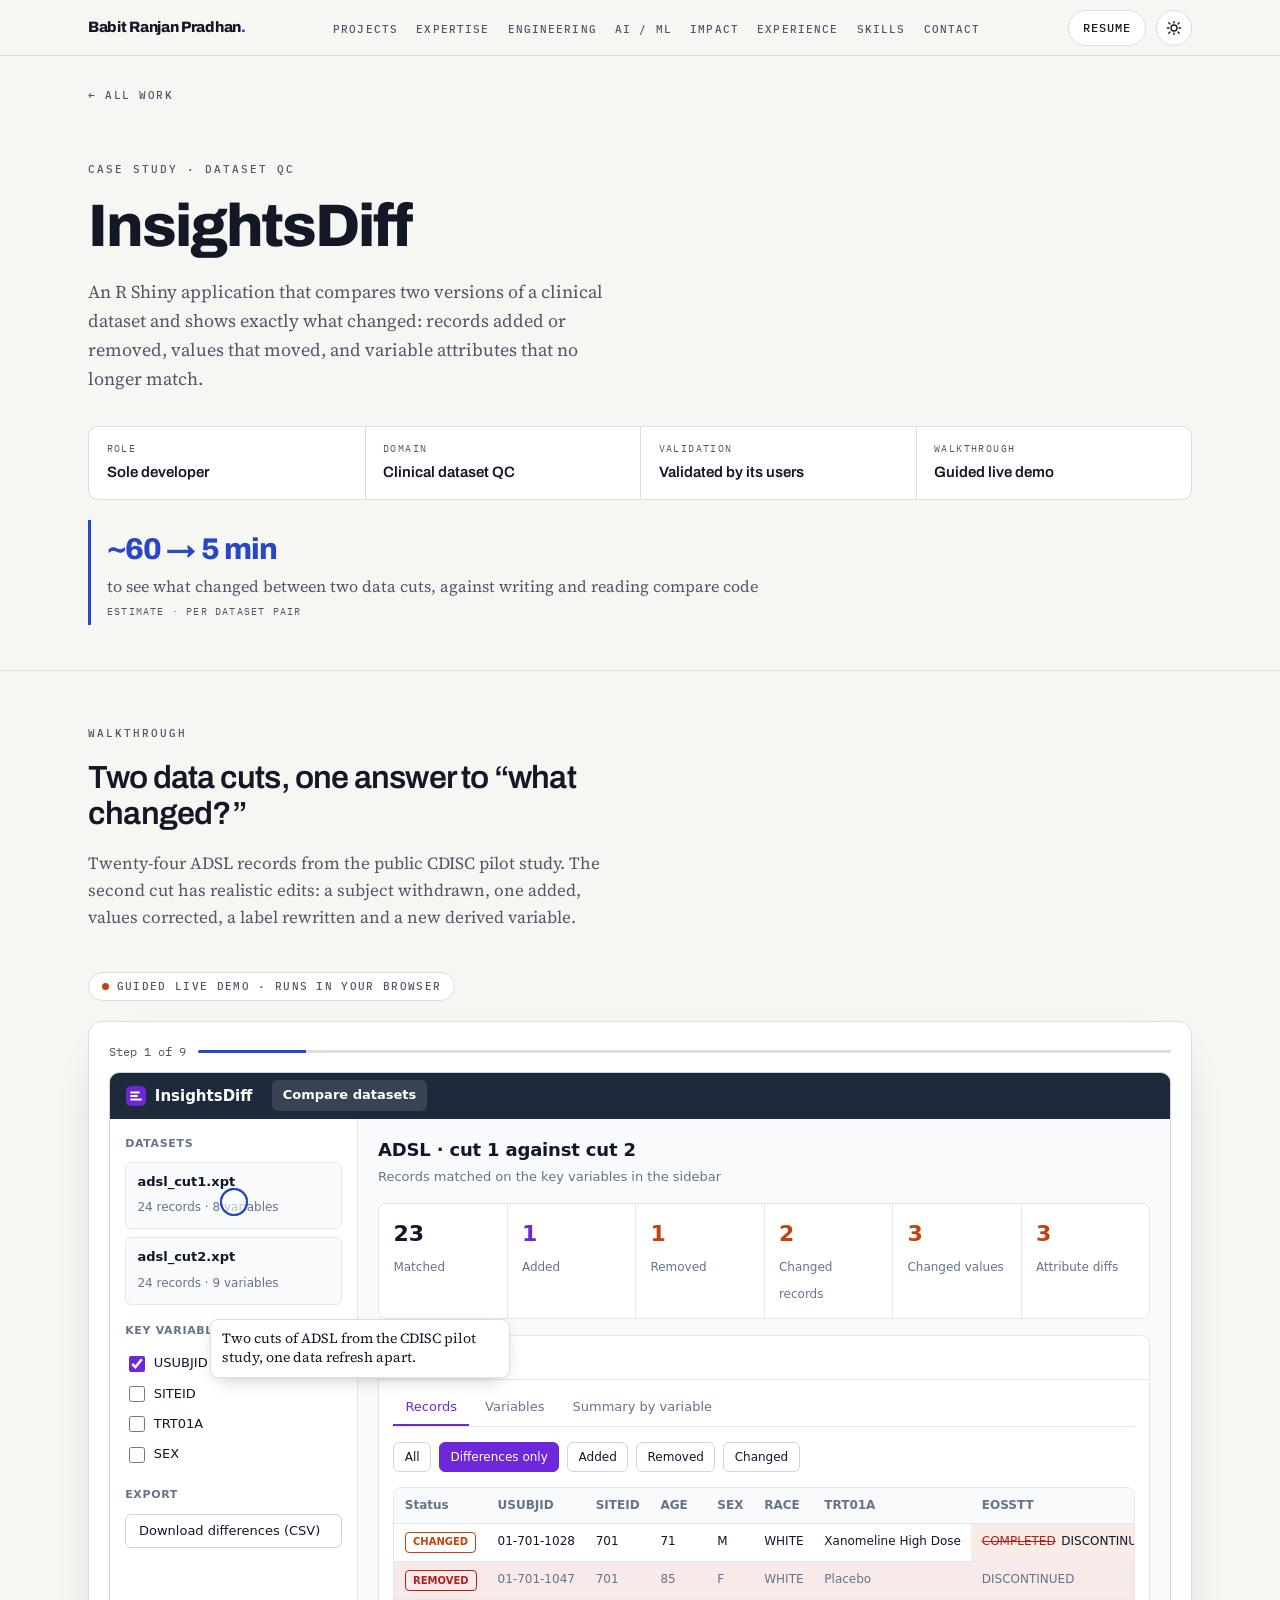
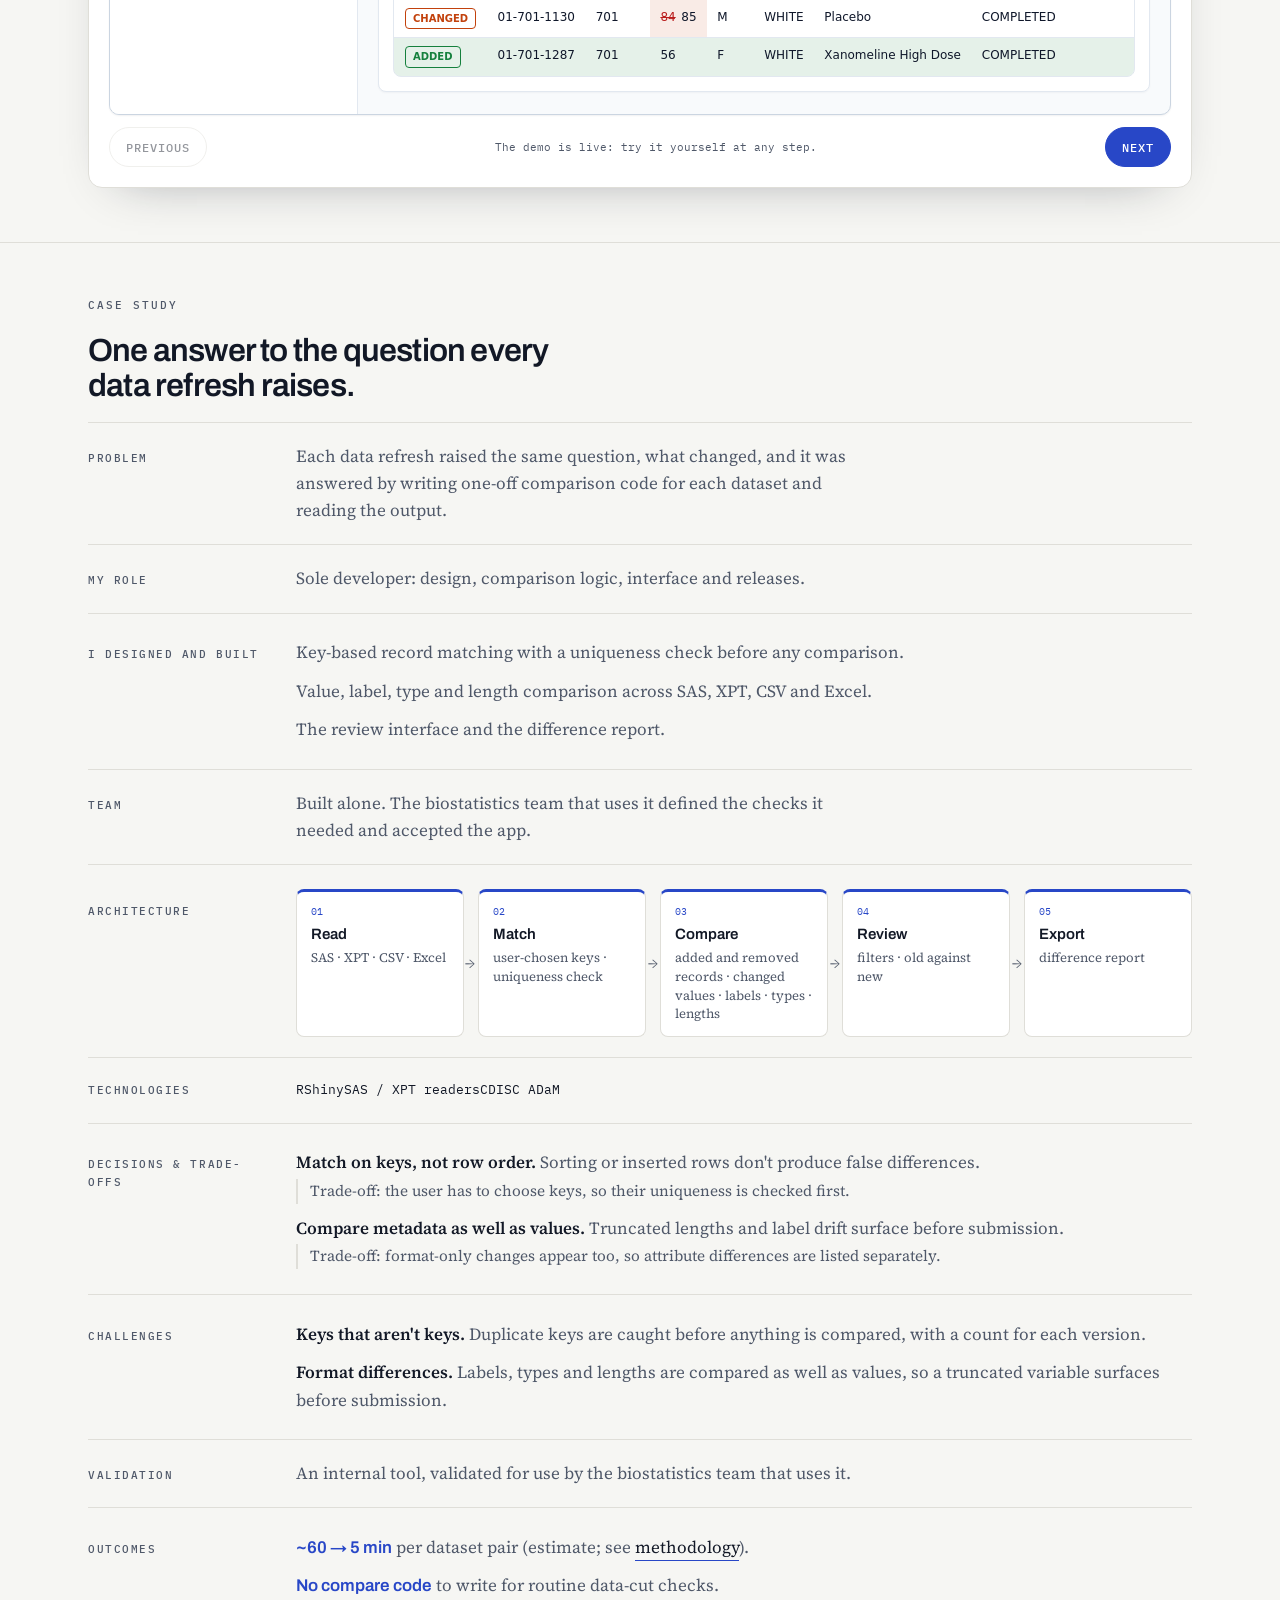
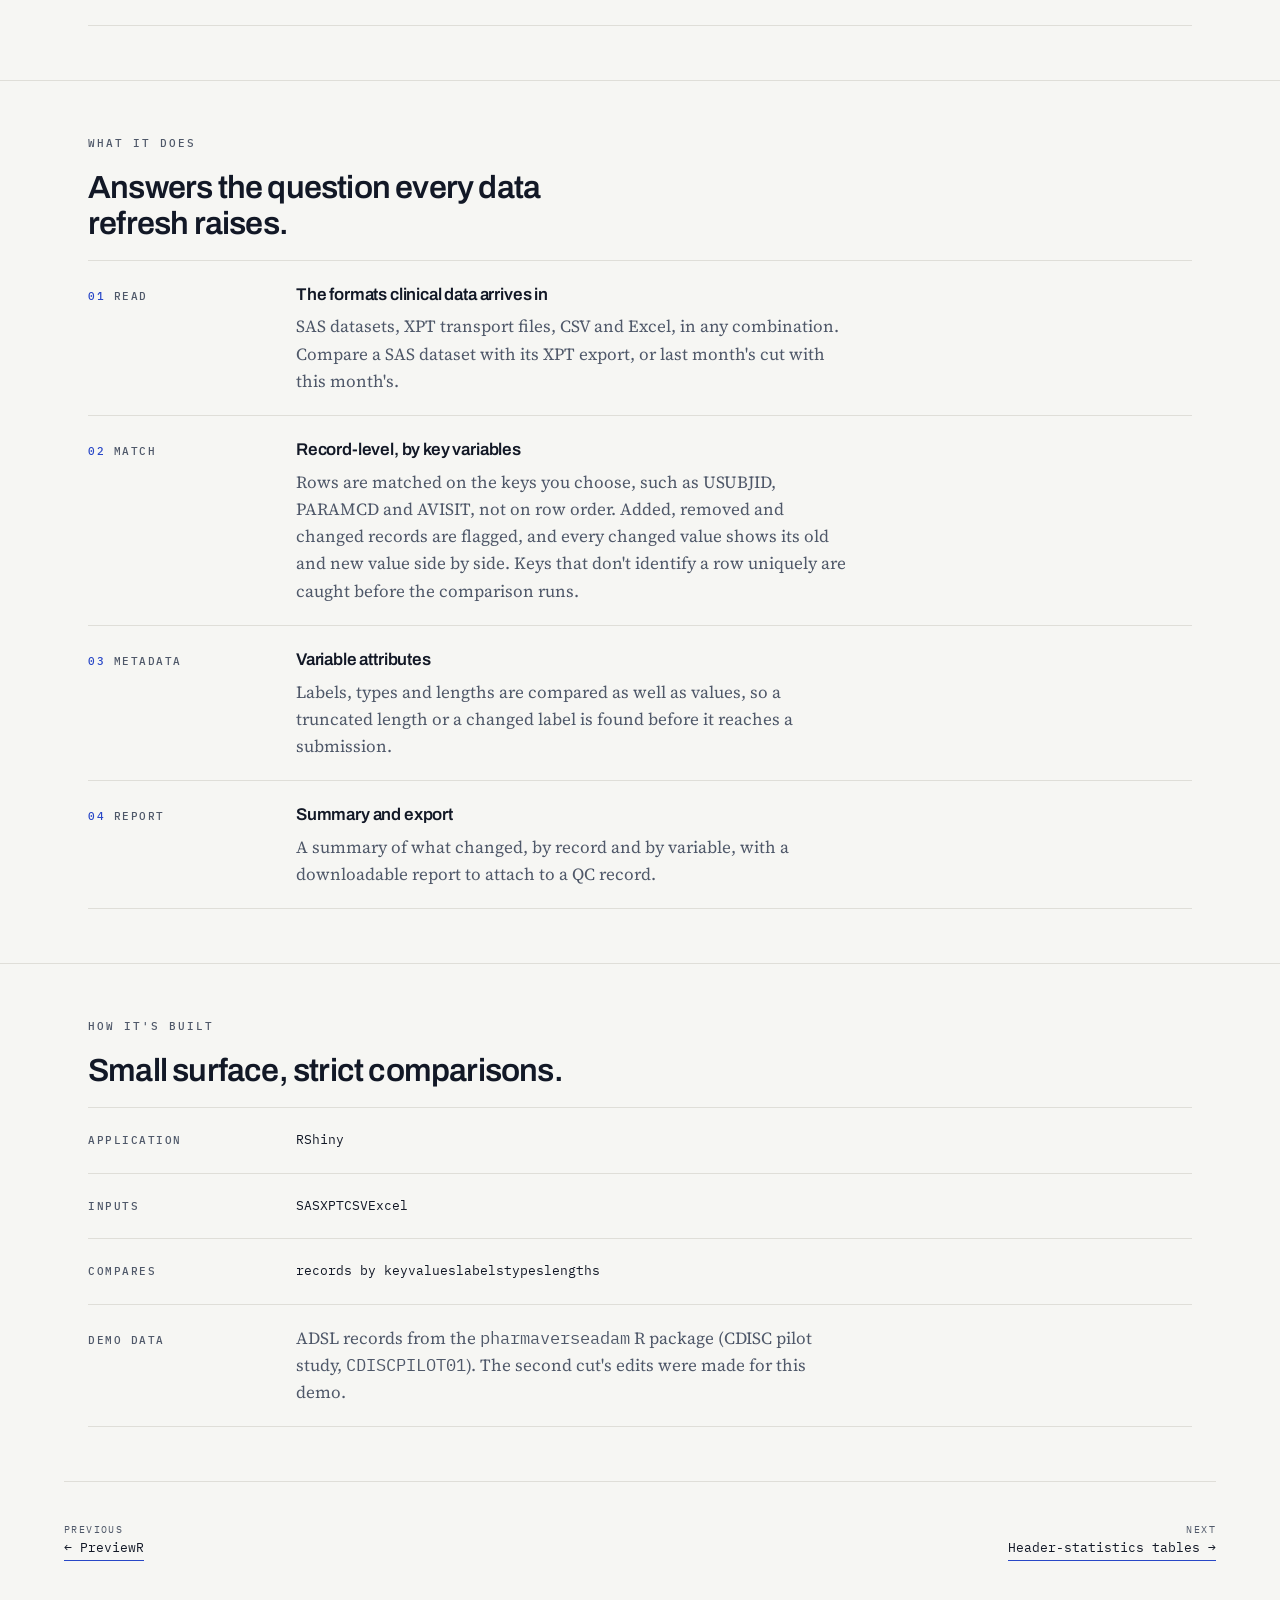
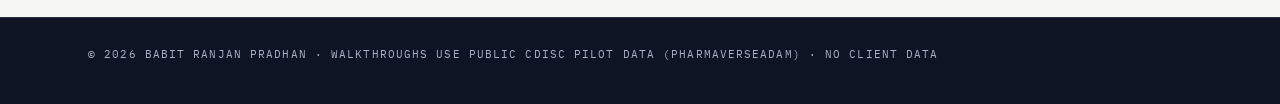
<file: work/insightsdiff/index.html>
<!DOCTYPE html>
<html lang="en">
<head>
<meta charset="utf-8">
<meta name="viewport" content="width=device-width, initial-scale=1">
<title>InsightsDiff · Babit Ranjan Pradhan</title>
<meta name="description" content="Compare two cuts of a clinical dataset by key: added and removed records, changed values, and label, type and length differences. Sole developer.">
<meta name="author" content="Babit Ranjan Pradhan">
<link rel="canonical" href="https://babitrp.github.io/work/insightsdiff/">
<meta property="og:type" content="article">
<meta property="og:site_name" content="Babit Ranjan Pradhan">
<meta property="og:title" content="InsightsDiff · Babit Ranjan Pradhan">
<meta property="og:description" content="Compare two cuts of a clinical dataset by key: added and removed records, changed values, and label, type and length differences. Sole developer.">
<meta property="og:url" content="https://babitrp.github.io/work/insightsdiff/">
<meta property="og:image" content="https://babitrp.github.io/assets/og/insightsdiff.jpg">
<meta property="og:image:width" content="1200"><meta property="og:image:height" content="630">
<meta property="og:image:alt" content="InsightsDiff · Babit Ranjan Pradhan">
<meta name="twitter:card" content="summary_large_image">
<meta name="twitter:title" content="InsightsDiff · Babit Ranjan Pradhan">
<meta name="twitter:description" content="Compare two cuts of a clinical dataset by key: added and removed records, changed values, and label, type and length differences. Sole developer.">
<meta name="twitter:image" content="https://babitrp.github.io/assets/og/insightsdiff.jpg">
<meta name="theme-color" content="#0E1424">
<link rel="icon" href="data:image/svg+xml,%3Csvg xmlns='http://www.w3.org/2000/svg' viewBox='0 0 32 32'%3E%3Crect width='32' height='32' rx='7' fill='%230E1424'/%3E%3Crect x='7' y='15' width='18' height='2.5' rx='1' fill='%238EA4FF'/%3E%3Crect x='14.75' y='8' width='2.5' height='16' rx='1' fill='%23EEF1F8'/%3E%3C/svg%3E">
<script>try{if(localStorage.getItem("bp-theme")==="dark")document.documentElement.setAttribute("data-theme","dark");}catch(e){}</script>
<script type="application/ld+json">{"@context":"https://schema.org","@type":"CreativeWork","name":"InsightsDiff","description":"Compare two cuts of a clinical dataset by key: added and removed records, changed values, and label, type and length differences. Sole developer.","url":"https://babitrp.github.io/work/insightsdiff/","image":"https://babitrp.github.io/assets/og/insightsdiff.jpg","author":{"@type":"Person","name":"Babit Ranjan Pradhan","url":"https://babitrp.github.io/"}}</script>
<link rel="preconnect" href="https://fonts.googleapis.com"><link rel="preconnect" href="https://fonts.gstatic.com" crossorigin><link href="https://fonts.googleapis.com/css2?family=Archivo:wght@600;800&family=Source+Serif+4:opsz,wght@8..60,400;8..60,600&family=IBM+Plex+Mono:wght@400;500&display=swap" rel="stylesheet">
<link rel="stylesheet" href="../../assets/site.css">
</head>
<body data-root="../../">
<div id="progress" aria-hidden="true"><i></i></div>
<a href="#id-tour" class="skip">Skip to content</a>
<nav class="nav" aria-label="Main">
  <div class="wrap">
    <a class="brand" href="../../">Babit Ranjan Pradhan<span>.</span></a>
    <ul id="navlist"><li><a href="../../#work">Projects</a></li><li><a href="../../#expertise">Expertise</a></li><li><a href="../../#engineering">Engineering</a></li><li><a href="../../#ai">AI / ML</a></li><li><a href="../../#impact">Impact</a></li><li><a href="../../#experience">Experience</a></li><li><a href="../../#skills">Skills</a></li><li><a href="../../#contact">Contact</a></li></ul>
    <div class="nav-r">
      <a class="btn resume" href="../../resume.pdf" download>Resume</a>
      <button class="menu" id="menu" type="button" aria-label="Open menu" aria-expanded="false" aria-controls="navlist">
        <svg viewBox="0 0 24 24" fill="none" stroke="currentColor" stroke-width="2" stroke-linecap="round" aria-hidden="true"><path d="M4 7h16M4 12h16M4 17h16"/></svg></button>
      <button class="theme" id="theme" type="button" aria-label="Switch to dark theme" title="Switch to dark theme">
        <svg class="sun" viewBox="0 0 24 24" fill="none" stroke="currentColor" stroke-width="2" stroke-linecap="round" aria-hidden="true"><circle cx="12" cy="12" r="4.5"/><path d="M12 2v2.5M12 19.5V22M4.2 4.2l1.8 1.8M18 18l1.8 1.8M2 12h2.5M19.5 12H22M4.2 19.8 6 18M18 6l1.8-1.8"/></svg>
        <svg class="moon" viewBox="0 0 24 24" fill="none" stroke="currentColor" stroke-width="2" stroke-linecap="round" stroke-linejoin="round" aria-hidden="true"><path d="M20.5 14.5A8.5 8.5 0 0 1 9.5 3.5a8.5 8.5 0 1 0 11 11z"/></svg>
      </button>
      <a class="btn pri" href="mailto:pradhan.babit@gmail.com">Email me</a>
    </div>
  </div>
</nav>
<main id="main">

<article class="case" id="id-root" aria-labelledby="id-h">
  <div class="wrap crumbs"><a href="../../#work">&larr; All work</a></div>
  <header class="wrap case-hero">
    <p class="eyebrow">Case study · Dataset QC</p>
    <h1 id="id-h">InsightsDiff</h1>
    <p class="intro">An R Shiny application that compares two versions of a clinical dataset and shows exactly what changed: records added or removed, values that moved, and variable attributes that no longer match.</p>
    <dl class="cfacts"><div><dt>Role</dt><dd>Sole developer</dd></div><div><dt>Domain</dt><dd>Clinical dataset QC</dd></div><div><dt>Validation</dt><dd>Validated by its users</dd></div><div><dt>Walkthrough</dt><dd>Guided live demo</dd></div></dl>
    <div class="cimpact" aria-label="Impact"><div><b>~60 → 5 min</b><span>to see what changed between two data cuts, against writing and reading compare code</span><small>Estimate · per dataset pair</small></div></div>
  </header>
  <section aria-labelledby="id-w-h"><div class="wrap">
    <p class="eyebrow">Walkthrough</p>
    <h2 id="id-w-h">Two data cuts, one answer to “what changed?”</h2>
    <p class="lede">Twenty-four ADSL records from the public CDISC pilot study. The second cut has realistic edits: a subject withdrawn, one added, values corrected, a label rewritten and a new derived variable.</p>
    <p class="label live"><i></i>Guided live demo · runs in your browser</p>
    <div class="tour" id="id-tour" data-kind="live" data-p="id">
  <div class="bar"><span class="count">Step 1 of 1</span><progress max="1" value="0" aria-label="Walkthrough progress"></progress></div>
  <div class="lstage">
    <div class="app" style="--band:#6D28D9;--band-soft:color-mix(in srgb,#6D28D9 10%,#fff)"><div class="app-bar"><span class="app-brand"><svg viewBox="0 0 20 20" aria-hidden="true"><rect width="20" height="20" rx="5" fill="var(--band)"/><path d="M5 13.5h10M5 10h6M5 6.5h8" stroke="#fff" stroke-width="1.8" stroke-linecap="round"/></svg>InsightsDiff</span><span class="app-nav" aria-hidden="true"><span class="on">Compare datasets</span></span><span class="app-right" aria-hidden="true"></span></div><div class="app-body"><div class="app-side">
  <p class="app-sec">Datasets</p>
  <div class="files">
    <div class="file"><b>adsl_cut1.xpt</b><span id="id-fa"></span></div>
    <div class="file"><b>adsl_cut2.xpt</b><span id="id-fb"></span></div>
  </div>
  <p class="app-sec">Key variables</p>
  <div class="keys" role="group" aria-label="Key variables"><span class="sr">Match on</span></div>
  <p class="app-sec">Export</p>
  <button class="btn" id="id-dl" type="button">Download differences (CSV)</button>
  </div><div class="app-main"><div class="app-head"><b>ADSL · cut 1 against cut 2</b><span>Records matched on the key variables in the sidebar</span></div>
  <p class="msg" id="id-msg" role="alert"></p>
  <div class="kpis" id="id-kpis" aria-live="polite"></div>
  <div class="app-card"><div class="app-card-h"><span>Differences</span></div><div class="app-card-b">
    <div class="tabs" role="tablist" aria-label="Comparison results">
      <button role="tab" aria-selected="true" data-t="rec" id="id-t-rec">Records</button>
      <button role="tab" aria-selected="false" data-t="var" id="id-t-var">Variables</button>
      <button role="tab" aria-selected="false" data-t="sum" id="id-t-sum">Summary by variable</button>
    </div>
    <div id="id-pane" role="tabpanel" aria-labelledby="id-t-rec"></div></div></div></div></div></div>
    <button class="hot" type="button" aria-label=""></button>
    <div class="tip" aria-live="polite" role="status"></div>
  </div>
  <div class="controls">
    <button class="btn" type="button" data-a="prev">Previous</button><span class="hint"></span>
    <button class="btn" type="button" data-a="restart" hidden>Restart</button><button class="btn pri" type="button" data-a="next">Next</button>
  </div>
</div>
    
  </div></section>
  <section aria-labelledby="id-c-h"><div class="wrap">
    <p class="eyebrow">Case study</p>
    <h2 id="id-c-h">One answer to the question every data refresh raises.</h2>
    <div class="row"><div class="key">Problem</div><div><p>Each data refresh raised the same question, what changed, and it was answered by writing one-off comparison code for each dataset and reading the output.</p></div></div><div class="row"><div class="key">My role</div><div><p>Sole developer: design, comparison logic, interface and releases.</p></div></div><div class="row"><div class="key">I designed and built</div><div><ul class="chal"><li>Key-based record matching with a uniqueness check before any comparison.</li><li>Value, label, type and length comparison across SAS, XPT, CSV and Excel.</li><li>The review interface and the difference report.</li></ul></div></div><div class="row"><div class="key">Team</div><div><p>Built alone. The biostatistics team that uses it defined the checks it needed and accepted the app.</p></div></div><div class="row"><div class="key">Architecture</div><div><ol class="flow"><li><b>Read</b><span>SAS · XPT · CSV · Excel</span></li><li><b>Match</b><span>user-chosen keys · uniqueness check</span></li><li><b>Compare</b><span>added and removed records · changed values · labels · types · lengths</span></li><li><b>Review</b><span>filters · old against new</span></li><li><b>Export</b><span>difference report</span></li></ol></div></div><div class="row"><div class="key">Technologies</div><div><p class="chips"><span>R</span><span>Shiny</span><span>SAS / XPT readers</span><span>CDISC ADaM</span></p></div></div><div class="row"><div class="key">Decisions &amp; trade-offs</div><div><ul class="chal"><li><b>Match on keys, not row order.</b> Sorting or inserted rows don't produce false differences. <em class="to">Trade-off: the user has to choose keys, so their uniqueness is checked first.</em></li><li><b>Compare metadata as well as values.</b> Truncated lengths and label drift surface before submission. <em class="to">Trade-off: format-only changes appear too, so attribute differences are listed separately.</em></li></ul></div></div><div class="row"><div class="key">Challenges</div><div><ul class="chal"><li><b>Keys that aren't keys.</b> Duplicate keys are caught before anything is compared, with a count for each version.</li><li><b>Format differences.</b> Labels, types and lengths are compared as well as values, so a truncated variable surfaces before submission.</li></ul></div></div><div class="row"><div class="key">Validation</div><div><p>An internal tool, validated for use by the biostatistics team that uses it.</p></div></div><div class="row"><div class="key">Outcomes</div><div><ul class="outc"><li><b>~60 → 5 min</b> per dataset pair (estimate; see <a href="../../#method">methodology</a>).</li><li><b>No compare code</b> to write for routine data-cut checks.</li></ul></div></div>
  </div></section>
  <section aria-labelledby="id-d-h"><div class="wrap">
    <p class="eyebrow">What it does</p>
    <h2 id="id-d-h">Answers the question every data refresh raises.</h2>
    <div class="row"><div class="key"><em>01</em> Read</div><div><h3>The formats clinical data arrives in</h3>
      <p>SAS datasets, XPT transport files, CSV and Excel, in any combination. Compare a SAS dataset with its XPT export,
      or last month's cut with this month's.</p></div></div>
    <div class="row"><div class="key"><em>02</em> Match</div><div><h3>Record-level, by key variables</h3>
      <p>Rows are matched on the keys you choose, such as USUBJID, PARAMCD and AVISIT, not on row order. Added, removed
      and changed records are flagged, and every changed value shows its old and new value side by side. Keys that
      don't identify a row uniquely are caught before the comparison runs.</p></div></div>
    <div class="row"><div class="key"><em>03</em> Metadata</div><div><h3>Variable attributes</h3>
      <p>Labels, types and lengths are compared as well as values, so a truncated length or a changed label is found
      before it reaches a submission.</p></div></div>
    <div class="row"><div class="key"><em>04</em> Report</div><div><h3>Summary and export</h3>
      <p>A summary of what changed, by record and by variable, with a downloadable report to attach to a QC record.</p></div></div>
  </div></section>
  
  <section aria-labelledby="id-s-h"><div class="wrap">
    <p class="eyebrow">How it's built</p>
    <h2 id="id-s-h">Small surface, strict comparisons.</h2>
    <div class="row"><div class="key">Application</div><p class="chips"><span>R</span><span>Shiny</span></p></div>
    <div class="row"><div class="key">Inputs</div><p class="chips"><span>SAS</span><span>XPT</span><span>CSV</span><span>Excel</span></p></div>
    <div class="row"><div class="key">Compares</div><p class="chips"><span>records by key</span><span>values</span><span>labels</span><span>types</span><span>lengths</span></p></div>
    <div class="row"><div class="key">Demo data</div><p>ADSL records from the <span class="mono">pharmaverseadam</span> R package
      (CDISC pilot study, <span class="mono">CDISCPILOT01</span>). The second cut's edits were made for this demo.</p></div>
  </div></section>
  <nav class="wrap pager" aria-label="More case studies">
    <a href="../previewr/"><small>Previous</small>&larr; PreviewR</a>
    <a href="../header-tables/" style="text-align:right"><small>Next</small>Header-statistics tables &rarr;</a>
  </nav>
</article>
</main>
<footer><div class="wrap"><p>© 2026 Babit Ranjan Pradhan · Walkthroughs use public CDISC pilot data (pharmaverseadam) · No client data</p></div></footer>
<script src="../../assets/site.js" defer></script>
<script>window.__TOURS={"id":{"reset":[{"check":["input[value=\"USUBJID\"]",true]},{"check":["input[value=\"SITEID\"]",false]},{"check":["input[value=\"TRT01A\"]",false]},{"check":["input[value=\"SEX\"]",false]},{"tab":"[data-t=\"rec\"]"},{"tab":".filterbar [data-f=\"diff\"]"}],"steps":[{"t":".files","c":"Two cuts of ADSL from the CDISC pilot study, one data refresh apart."},{"t":".keys label","c":"Records are matched on key variables, not on row order. USUBJID identifies each subject."},{"t":"#id-kpis","c":"The summary first: one subject added, one removed, two records with changed values and three attribute differences."},{"t":"td.cell-chg","pre":[{"tab":"[data-t=\"rec\"]"},{"tab":".filterbar [data-f=\"diff\"]"}],"c":"Each changed value shows old against new. Subject 01-701-1028 went from completed to discontinued."},{"t":"td.cell-chg","pre":[{"tab":"[data-t=\"var\"]"}],"c":"Metadata is compared too: a rewritten TRTDURD label and a longer RACE variable."},{"t":"tr.r-add","pre":[{"tab":"[data-t=\"var\"]"}],"c":"AGEGR1 exists only in the second cut, so it is reported as a new variable."},{"t":"input[value=\"SITEID\"]","pre":[{"tab":"[data-t=\"rec\"]"}],"go":[{"check":["input[value=\"SITEID\"]",true]},{"check":["input[value=\"USUBJID\"]",false]}],"c":"Now match on SITEID alone, a key that cannot identify one record."},{"t":"#id-msg","pre":[{"check":["input[value=\"SITEID\"]",true]},{"check":["input[value=\"USUBJID\"]",false]}],"c":"Duplicate keys are caught before anything is compared, with a count for each cut."},{"t":"#id-dl","pre":[{"check":["input[value=\"USUBJID\"]",true]},{"check":["input[value=\"SITEID\"]",false]}],"c":"Back on USUBJID. Download every difference as a CSV for the QC record."}]}};</script>

<script type="application/json" id="id-idata">{"A":[{"USUBJID":"01-701-1015","SITEID":"701","AGE":63,"SEX":"F","RACE":"WHITE","TRT01A":"Placebo","EOSSTT":"COMPLETED","TRTDURD":182},{"USUBJID":"01-701-1023","SITEID":"701","AGE":64,"SEX":"M","RACE":"WHITE","TRT01A":"Placebo","EOSSTT":"DISCONTINUED","TRTDURD":28},{"USUBJID":"01-701-1028","SITEID":"701","AGE":71,"SEX":"M","RACE":"WHITE","TRT01A":"Xanomeline High Dose","EOSSTT":"COMPLETED","TRTDURD":180},{"USUBJID":"01-701-1033","SITEID":"701","AGE":74,"SEX":"M","RACE":"WHITE","TRT01A":"Xanomeline Low Dose","EOSSTT":"DISCONTINUED","TRTDURD":14},{"USUBJID":"01-701-1034","SITEID":"701","AGE":77,"SEX":"F","RACE":"WHITE","TRT01A":"Xanomeline High Dose","EOSSTT":"COMPLETED","TRTDURD":183},{"USUBJID":"01-701-1047","SITEID":"701","AGE":85,"SEX":"F","RACE":"WHITE","TRT01A":"Placebo","EOSSTT":"DISCONTINUED","TRTDURD":26},{"USUBJID":"01-701-1097","SITEID":"701","AGE":68,"SEX":"M","RACE":"WHITE","TRT01A":"Xanomeline Low Dose","EOSSTT":"COMPLETED","TRTDURD":190},{"USUBJID":"01-701-1111","SITEID":"701","AGE":81,"SEX":"F","RACE":"WHITE","TRT01A":"Xanomeline Low Dose","EOSSTT":"DISCONTINUED","TRTDURD":10},{"USUBJID":"01-701-1115","SITEID":"701","AGE":84,"SEX":"M","RACE":"WHITE","TRT01A":"Xanomeline Low Dose","EOSSTT":"DISCONTINUED","TRTDURD":55},{"USUBJID":"01-701-1118","SITEID":"701","AGE":52,"SEX":"M","RACE":"WHITE","TRT01A":"Placebo","EOSSTT":"COMPLETED","TRTDURD":182},{"USUBJID":"01-701-1130","SITEID":"701","AGE":84,"SEX":"M","RACE":"WHITE","TRT01A":"Placebo","EOSSTT":"COMPLETED","TRTDURD":183},{"USUBJID":"01-701-1133","SITEID":"701","AGE":81,"SEX":"F","RACE":"WHITE","TRT01A":"Xanomeline High Dose","EOSSTT":"COMPLETED","TRTDURD":183},{"USUBJID":"01-701-1146","SITEID":"701","AGE":75,"SEX":"F","RACE":"WHITE","TRT01A":"Xanomeline High Dose","EOSSTT":"DISCONTINUED","TRTDURD":38},{"USUBJID":"01-701-1148","SITEID":"701","AGE":57,"SEX":"M","RACE":"WHITE","TRT01A":"Xanomeline High Dose","EOSSTT":"COMPLETED","TRTDURD":182},{"USUBJID":"01-701-1153","SITEID":"701","AGE":79,"SEX":"F","RACE":"WHITE","TRT01A":"Placebo","EOSSTT":"COMPLETED","TRTDURD":175},{"USUBJID":"01-701-1180","SITEID":"701","AGE":56,"SEX":"M","RACE":"WHITE","TRT01A":"Xanomeline High Dose","EOSSTT":"DISCONTINUED","TRTDURD":35},{"USUBJID":"01-701-1181","SITEID":"701","AGE":79,"SEX":"F","RACE":"WHITE","TRT01A":"Xanomeline Low Dose","EOSSTT":"DISCONTINUED","TRTDURD":5},{"USUBJID":"01-701-1188","SITEID":"701","AGE":71,"SEX":"M","RACE":"WHITE","TRT01A":"Xanomeline Low Dose","EOSSTT":"DISCONTINUED","TRTDURD":38},{"USUBJID":"01-701-1192","SITEID":"701","AGE":80,"SEX":"F","RACE":"WHITE","TRT01A":"Xanomeline Low Dose","EOSSTT":"COMPLETED","TRTDURD":183},{"USUBJID":"01-701-1203","SITEID":"701","AGE":81,"SEX":"F","RACE":"BLACK OR AFRICAN AMERICAN","TRT01A":"Placebo","EOSSTT":"COMPLETED","TRTDURD":183},{"USUBJID":"01-701-1211","SITEID":"701","AGE":76,"SEX":"F","RACE":"WHITE","TRT01A":"Xanomeline Low Dose","EOSSTT":"DISCONTINUED","TRTDURD":59},{"USUBJID":"01-701-1234","SITEID":"701","AGE":69,"SEX":"M","RACE":"WHITE","TRT01A":"Placebo","EOSSTT":"COMPLETED","TRTDURD":177},{"USUBJID":"01-701-1239","SITEID":"701","AGE":56,"SEX":"M","RACE":"WHITE","TRT01A":"Xanomeline High Dose","EOSSTT":"COMPLETED","TRTDURD":181},{"USUBJID":"01-701-1275","SITEID":"701","AGE":61,"SEX":"M","RACE":"AMERICAN INDIAN OR ALASKA NATIVE","TRT01A":"Xanomeline High Dose","EOSSTT":"DISCONTINUED","TRTDURD":114}],"B":[{"USUBJID":"01-701-1015","SITEID":"701","AGE":63,"SEX":"F","RACE":"WHITE","TRT01A":"Placebo","EOSSTT":"COMPLETED","TRTDURD":182,"AGEGR1":"18-64"},{"USUBJID":"01-701-1023","SITEID":"701","AGE":64,"SEX":"M","RACE":"WHITE","TRT01A":"Placebo","EOSSTT":"DISCONTINUED","TRTDURD":28,"AGEGR1":"18-64"},{"USUBJID":"01-701-1028","SITEID":"701","AGE":71,"SEX":"M","RACE":"WHITE","TRT01A":"Xanomeline High Dose","EOSSTT":"DISCONTINUED","TRTDURD":166,"AGEGR1":">64"},{"USUBJID":"01-701-1033","SITEID":"701","AGE":74,"SEX":"M","RACE":"WHITE","TRT01A":"Xanomeline Low Dose","EOSSTT":"DISCONTINUED","TRTDURD":14,"AGEGR1":">64"},{"USUBJID":"01-701-1034","SITEID":"701","AGE":77,"SEX":"F","RACE":"WHITE","TRT01A":"Xanomeline High Dose","EOSSTT":"COMPLETED","TRTDURD":183,"AGEGR1":">64"},{"USUBJID":"01-701-1097","SITEID":"701","AGE":68,"SEX":"M","RACE":"WHITE","TRT01A":"Xanomeline Low Dose","EOSSTT":"COMPLETED","TRTDURD":190,"AGEGR1":">64"},{"USUBJID":"01-701-1111","SITEID":"701","AGE":81,"SEX":"F","RACE":"WHITE","TRT01A":"Xanomeline Low Dose","EOSSTT":"DISCONTINUED","TRTDURD":10,"AGEGR1":">64"},{"USUBJID":"01-701-1115","SITEID":"701","AGE":84,"SEX":"M","RACE":"WHITE","TRT01A":"Xanomeline Low Dose","EOSSTT":"DISCONTINUED","TRTDURD":55,"AGEGR1":">64"},{"USUBJID":"01-701-1118","SITEID":"701","AGE":52,"SEX":"M","RACE":"WHITE","TRT01A":"Placebo","EOSSTT":"COMPLETED","TRTDURD":182,"AGEGR1":"18-64"},{"USUBJID":"01-701-1130","SITEID":"701","AGE":85,"SEX":"M","RACE":"WHITE","TRT01A":"Placebo","EOSSTT":"COMPLETED","TRTDURD":183,"AGEGR1":">64"},{"USUBJID":"01-701-1133","SITEID":"701","AGE":81,"SEX":"F","RACE":"WHITE","TRT01A":"Xanomeline High Dose","EOSSTT":"COMPLETED","TRTDURD":183,"AGEGR1":">64"},{"USUBJID":"01-701-1146","SITEID":"701","AGE":75,"SEX":"F","RACE":"WHITE","TRT01A":"Xanomeline High Dose","EOSSTT":"DISCONTINUED","TRTDURD":38,"AGEGR1":">64"},{"USUBJID":"01-701-1148","SITEID":"701","AGE":57,"SEX":"M","RACE":"WHITE","TRT01A":"Xanomeline High Dose","EOSSTT":"COMPLETED","TRTDURD":182,"AGEGR1":"18-64"},{"USUBJID":"01-701-1153","SITEID":"701","AGE":79,"SEX":"F","RACE":"WHITE","TRT01A":"Placebo","EOSSTT":"COMPLETED","TRTDURD":175,"AGEGR1":">64"},{"USUBJID":"01-701-1180","SITEID":"701","AGE":56,"SEX":"M","RACE":"WHITE","TRT01A":"Xanomeline High Dose","EOSSTT":"DISCONTINUED","TRTDURD":35,"AGEGR1":"18-64"},{"USUBJID":"01-701-1181","SITEID":"701","AGE":79,"SEX":"F","RACE":"WHITE","TRT01A":"Xanomeline Low Dose","EOSSTT":"DISCONTINUED","TRTDURD":5,"AGEGR1":">64"},{"USUBJID":"01-701-1188","SITEID":"701","AGE":71,"SEX":"M","RACE":"WHITE","TRT01A":"Xanomeline Low Dose","EOSSTT":"DISCONTINUED","TRTDURD":38,"AGEGR1":">64"},{"USUBJID":"01-701-1192","SITEID":"701","AGE":80,"SEX":"F","RACE":"WHITE","TRT01A":"Xanomeline Low Dose","EOSSTT":"COMPLETED","TRTDURD":183,"AGEGR1":">64"},{"USUBJID":"01-701-1203","SITEID":"701","AGE":81,"SEX":"F","RACE":"BLACK OR AFRICAN AMERICAN","TRT01A":"Placebo","EOSSTT":"COMPLETED","TRTDURD":183,"AGEGR1":">64"},{"USUBJID":"01-701-1211","SITEID":"701","AGE":76,"SEX":"F","RACE":"WHITE","TRT01A":"Xanomeline Low Dose","EOSSTT":"DISCONTINUED","TRTDURD":59,"AGEGR1":">64"},{"USUBJID":"01-701-1234","SITEID":"701","AGE":69,"SEX":"M","RACE":"WHITE","TRT01A":"Placebo","EOSSTT":"COMPLETED","TRTDURD":177,"AGEGR1":">64"},{"USUBJID":"01-701-1239","SITEID":"701","AGE":56,"SEX":"M","RACE":"WHITE","TRT01A":"Xanomeline High Dose","EOSSTT":"COMPLETED","TRTDURD":181,"AGEGR1":"18-64"},{"USUBJID":"01-701-1275","SITEID":"701","AGE":61,"SEX":"M","RACE":"AMERICAN INDIAN OR ALASKA NATIVE","TRT01A":"Xanomeline High Dose","EOSSTT":"DISCONTINUED","TRTDURD":114,"AGEGR1":"18-64"},{"USUBJID":"01-701-1287","SITEID":"701","AGE":56,"SEX":"F","RACE":"WHITE","TRT01A":"Xanomeline High Dose","EOSSTT":"COMPLETED","TRTDURD":183,"AGEGR1":"18-64"}],"mA":[["USUBJID","Unique Subject Identifier","Char",11],["SITEID","Study Site Identifier","Char",3],["AGE","Age","Num",8],["SEX","Sex","Char",1],["RACE","Race","Char",32],["TRT01A","Actual Treatment for Period 01","Char",20],["EOSSTT","End of Study Status","Char",12],["TRTDURD","Total Treatment Duration (Days)","Num",8]],"mB":[["USUBJID","Unique Subject Identifier","Char",11],["SITEID","Study Site Identifier","Char",3],["AGE","Age","Num",8],["SEX","Sex","Char",1],["RACE","Race","Char",40],["TRT01A","Actual Treatment for Period 01","Char",20],["EOSSTT","End of Study Status","Char",12],["TRTDURD","Treatment Duration (Days)","Num",8],["AGEGR1","Pooled Age Group 1","Char",5]]}</script>
<script>
(function(){
"use strict";var ROOT=document.getElementById("id-root");
var D=JSON.parse(document.getElementById("id-idata").textContent),$=function(s){return ROOT.querySelector(s);};
var keys=["USUBJID"],tab="rec",flt="diff",R=null;
var esc=function(s){return String(s).replace(/[&<>"]/g,function(c){return{"&":"&amp;","<":"&lt;",">":"&gt;",'"':"&quot;"}[c];});};
var common=D.mA.map(function(m){return m[0];}).filter(function(v){return D.mB.some(function(m){return m[0]===v;});});
$("#id-fa").textContent=D.A.length+" records · "+D.mA.length+" variables";
$("#id-fb").textContent=D.B.length+" records · "+D.mB.length+" variables";
var kb=ROOT.querySelector(".keys");
["USUBJID","SITEID","TRT01A","SEX"].forEach(function(v){var l=document.createElement("label");
  l.innerHTML='<input type="checkbox" value="'+v+'"'+(v==="USUBJID"?" checked":"")+'> '+v;kb.appendChild(l);});
kb.addEventListener("change",function(){keys=[].slice.call(kb.querySelectorAll("input:checked")).map(function(i){return i.value;});compare();});

function compare(){
  var msg=$("#id-msg");
  if(!keys.length){msg.textContent="Choose at least one key variable.";R=null;render();return;}
  var key=function(r){return keys.map(function(k){return r[k];}).join("|");},dup=function(rows){var s={},d=0;
    rows.forEach(function(r){var k=key(r);if(s[k])d++;s[k]=1;});return d;};
  var dA=dup(D.A),dB=dup(D.B);
  if(dA||dB){msg.textContent="Keys "+keys.join(" + ")+" are not unique ("+dA+" duplicates in cut 1, "+dB+
    " in cut 2). Add a key variable so each record is identified once.";R=null;render();return;}
  msg.textContent="";
  var ia={},ib={};D.A.forEach(function(r){ia[key(r)]=r;});D.B.forEach(function(r){ib[key(r)]=r;});
  var all=Object.keys(ia).concat(Object.keys(ib).filter(function(k){return!ia[k];})).sort(),rows=[],vc={};
  all.forEach(function(k){var a=ia[k],b=ib[k];
    if(!b)rows.push({k:k,s:"del",r:a});else if(!a)rows.push({k:k,s:"add",r:b});
    else{var ch=common.filter(function(v){return String(a[v])!==String(b[v]);});
      ch.forEach(function(v){vc[v]=(vc[v]||0)+1;});rows.push({k:k,s:ch.length?"chg":"same",a:a,b:b,ch:ch});}});
  var attr=[];var mb={};D.mB.forEach(function(m){mb[m[0]]=m;});var ma={};D.mA.forEach(function(m){ma[m[0]]=m;});
  D.mA.forEach(function(m){var o=mb[m[0]];if(!o)attr.push({v:m[0],s:"del",a:m,b:null});
    else{var d=[];if(m[1]!==o[1])d.push("Label");if(m[2]!==o[2])d.push("Type");if(m[3]!==o[3])d.push("Length");
      attr.push({v:m[0],s:d.length?"chg":"same",a:m,b:o,d:d});}});
  D.mB.forEach(function(m){if(!ma[m[0]])attr.push({v:m[0],s:"add",a:null,b:m});});
  R={rows:rows,attr:attr,vc:vc};render();}

function cnt(s){return R.rows.filter(function(r){return r.s===s;}).length;}
function render(){
  if(!R){$("#id-kpis").innerHTML="";$("#id-pane").innerHTML="";$("#id-dl").disabled=true;return;}
  $("#id-dl").disabled=false;
  var nv=Object.keys(R.vc).reduce(function(a,k){return a+R.vc[k];},0),na=R.attr.filter(function(a){return a.s!=="same";}).length;
  $("#id-kpis").innerHTML=[["Matched",cnt("same")+cnt("chg"),""],["Added",cnt("add"),"ok"],["Removed",cnt("del"),"warn"],
    ["Changed records",cnt("chg"),"warn"],["Changed values",nv,"warn"],["Attribute diffs",na,"warn"]].map(function(k){
    return '<div class="'+(k[1]?k[2]:"")+'"><b>'+k[1]+'</b><span>'+k[0]+'</span></div>';}).join("");
  var p=$("#id-pane");
  if(tab==="rec"){
    var vars=keys.concat(common.filter(function(v){return keys.indexOf(v)<0;}));
    var fb='<div class="filterbar" role="group" aria-label="Show">'+[["all","All"],["diff","Differences only"],["add","Added"],["del","Removed"],["chg","Changed"]]
      .map(function(f){return '<button class="btn" type="button" data-f="'+f[0]+'" aria-pressed="'+(flt===f[0])+'">'+f[1]+'</button>';}).join("")+'</div>';
    var rows=R.rows.filter(function(r){return flt==="all"||(flt==="diff"?r.s!=="same":r.s===flt);});
    var h='<div class="tbl-wrap tall"><table class="dt"><thead><tr><th scope="col">Status</th>'+vars.map(function(v){return'<th scope="col">'+v+'</th>';}).join("")+'</tr></thead><tbody>';
    rows.forEach(function(r){var lab={same:"Same",chg:"Changed",add:"Added",del:"Removed"}[r.s];
      h+='<tr class="r-'+r.s+'"><td><span class="tag t-'+r.s+'">'+lab+'</span></td>';
      vars.forEach(function(v){
        if(r.s==="chg"&&r.ch.indexOf(v)>=0)h+='<td class="cell-chg"><span class="old">'+esc(r.a[v])+'</span><span class="new">'+esc(r.b[v])+'</span></td>';
        else h+='<td>'+esc((r.r||r.b)[v])+'</td>';});h+='</tr>';});
    if(!rows.length)h+='<tr><td colspan="'+(vars.length+1)+'">No records match this filter.</td></tr>';
    p.innerHTML=fb+h+'</tbody></table></div>';
    p.querySelectorAll(".filterbar .btn").forEach(function(b){b.addEventListener("click",function(){flt=b.dataset.f;render();});});}
  else if(tab==="var"){
    var h2='<div class="tbl-wrap"><table class="dt"><thead><tr><th scope="col">Variable</th><th scope="col">Status</th><th scope="col">Label</th><th scope="col">Type</th><th scope="col">Length</th></tr></thead><tbody>';
    R.attr.forEach(function(a){var lab={same:"Same",chg:"Changed",add:"Added",del:"Removed"}[a.s];
      var f=function(i,n){var x=a.a?a.a[i]:null,y=a.b?a.b[i]:null;
        if(a.s==="chg"&&a.d.indexOf(n)>=0)return'<td class="cell-chg"><span class="old">'+esc(x)+'</span><span class="new">'+esc(y)+'</span></td>';
        return'<td>'+esc(y!=null?y:x)+'</td>';};
      h2+='<tr class="r-'+a.s+'"><th scope="row">'+a.v+'</th><td><span class="tag t-'+a.s+'">'+lab+'</span></td>'+f(1,"Label")+f(2,"Type")+f(3,"Length")+'</tr>';});
    p.innerHTML=h2+'</tbody></table></div>';}
  else{
    var h3='<div class="tbl-wrap"><table class="dt"><thead><tr><th scope="col">Variable</th><th scope="col">Values changed</th><th scope="col">Of matched records</th></tr></thead><tbody>',
      m=cnt("same")+cnt("chg");
    common.forEach(function(v){var n=R.vc[v]||0;h3+='<tr'+(n?' class="r-chg"':'')+'><th scope="row">'+v+'</th><td>'+n+'</td><td>'+(m?(100*n/m).toFixed(1):0)+'%</td></tr>';});
    p.innerHTML=h3+'</tbody></table></div><p class="note">Variables present in only one cut are listed under Variables.</p>';}}

[].forEach.call(ROOT.querySelectorAll(".tabs button"),function(b){b.addEventListener("click",function(){
  tab=b.dataset.t;[].forEach.call(ROOT.querySelectorAll(".tabs button"),function(o){o.setAttribute("aria-selected",o===b);});
  $("#id-pane").setAttribute("aria-labelledby",b.id);render();});});

$("#id-dl").addEventListener("click",function(){if(!R)return;
  var q=function(s){s=String(s==null?"":s);if(/^[=+\-@]/.test(s))s="'"+s;return'"'+s.replace(/"/g,'""')+'"';};
  var L=[["section","key","variable","status","cut1","cut2"].join(",")];
  R.rows.forEach(function(r){if(r.s==="add"||r.s==="del")L.push([q("record"),q(r.k),q(""),q(r.s==="add"?"added":"removed"),q(""),q("")].join(","));
    else if(r.s==="chg")r.ch.forEach(function(v){L.push([q("value"),q(r.k),q(v),q("changed"),q(r.a[v]),q(r.b[v])].join(","));});});
  R.attr.forEach(function(a){if(a.s==="add"||a.s==="del")L.push([q("variable"),q(""),q(a.v),q(a.s==="add"?"added":"removed"),q(""),q("")].join(","));
    else if(a.s==="chg")a.d.forEach(function(d){var i={Label:1,Type:2,Length:3}[d];L.push([q("attribute"),q(d),q(a.v),q("changed"),q(a.a[i]),q(a.b[i])].join(","));});});
  var u=URL.createObjectURL(new Blob([L.join("\r\n")],{type:"text/csv"})),el=document.createElement("a");
  el.href=u;el.download="adsl_cut1_vs_cut2_differences.csv";document.body.appendChild(el);el.click();el.remove();
  setTimeout(function(){URL.revokeObjectURL(u);},1000);});
compare();
})();
</script>

</body>
</html>
</file>
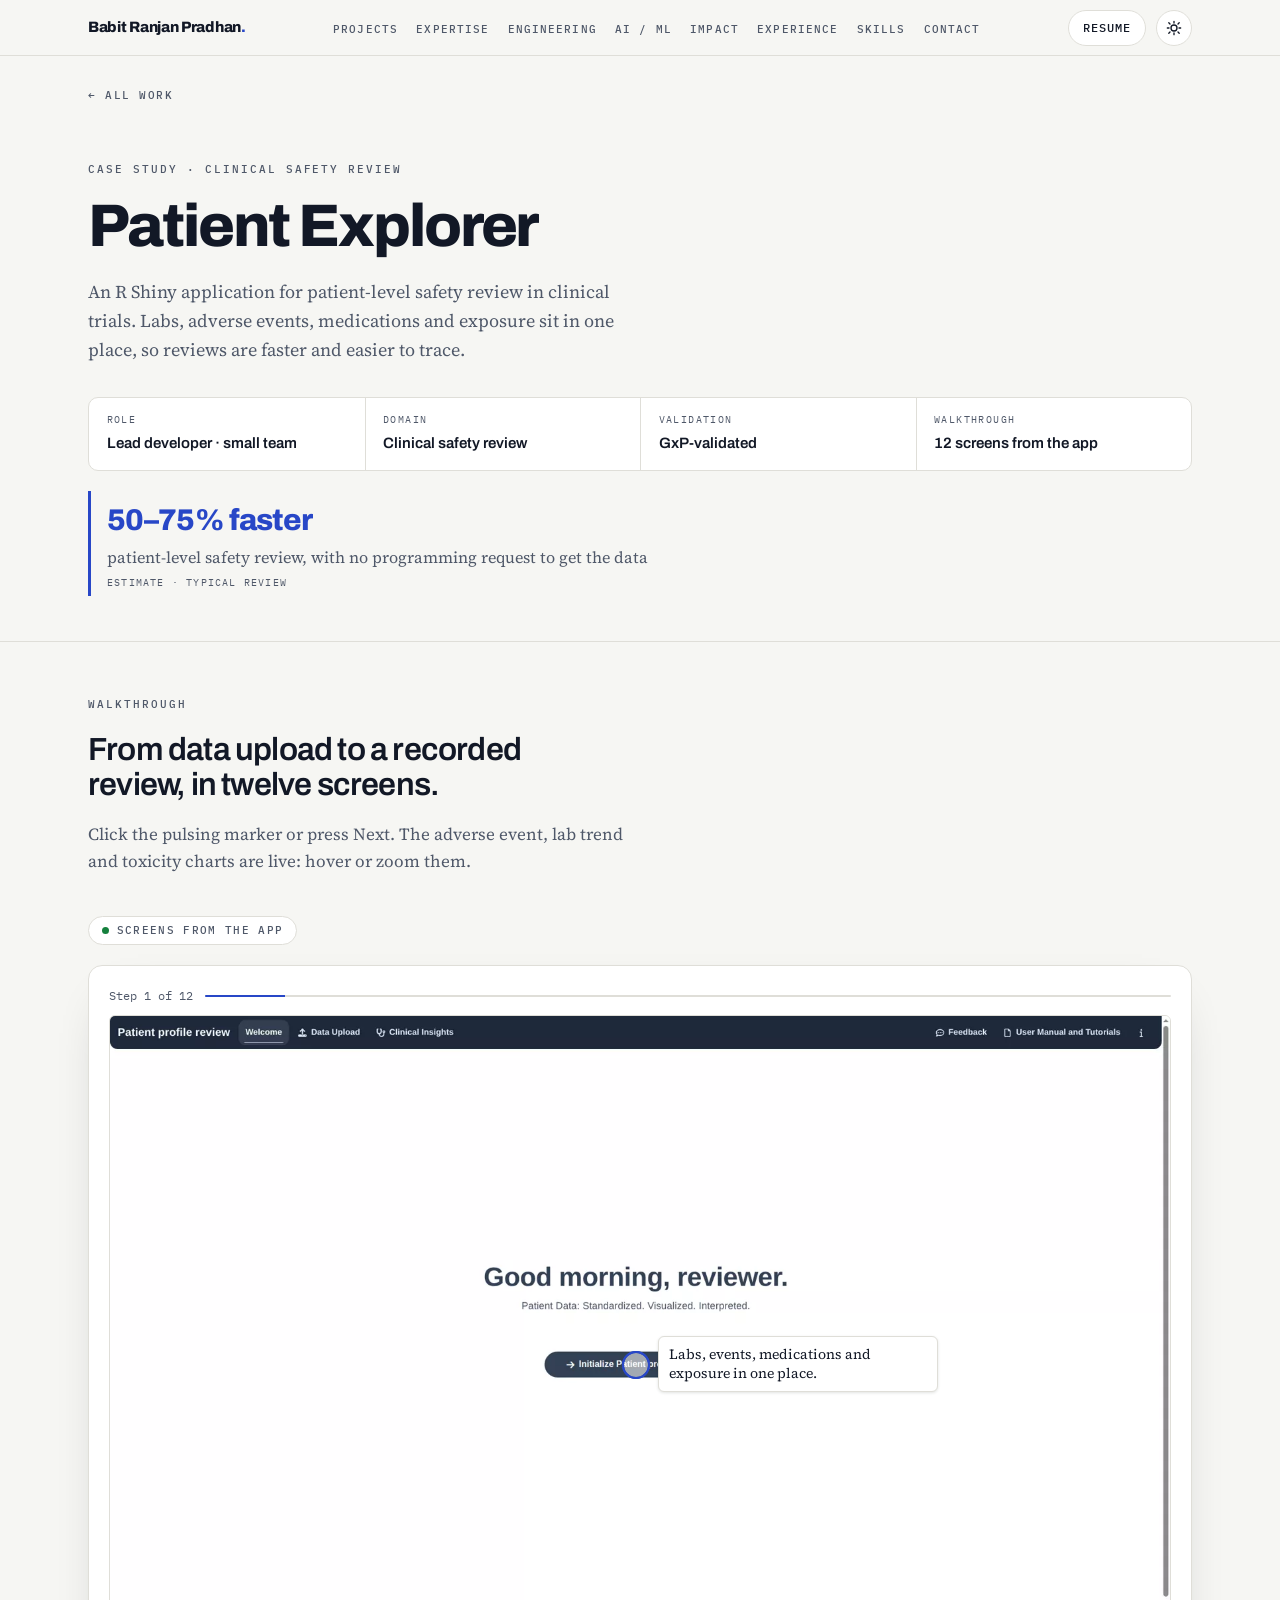
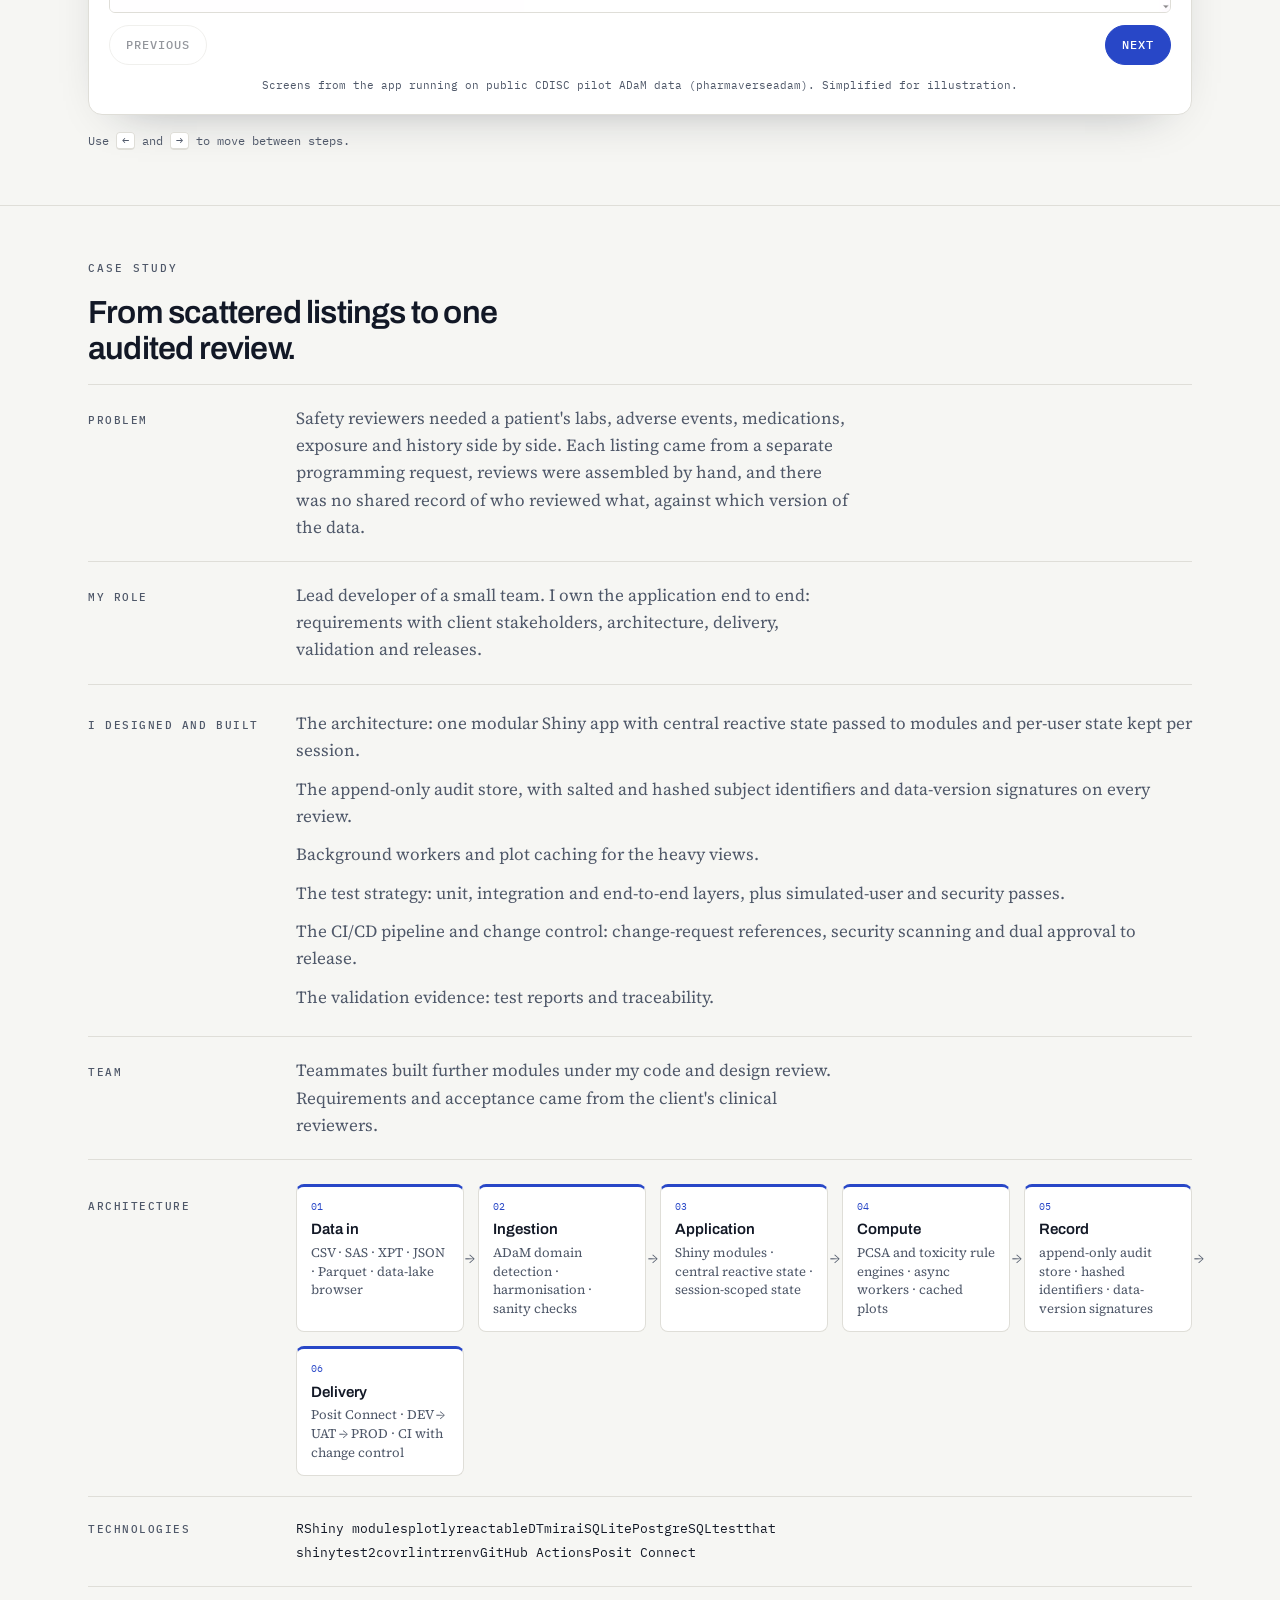
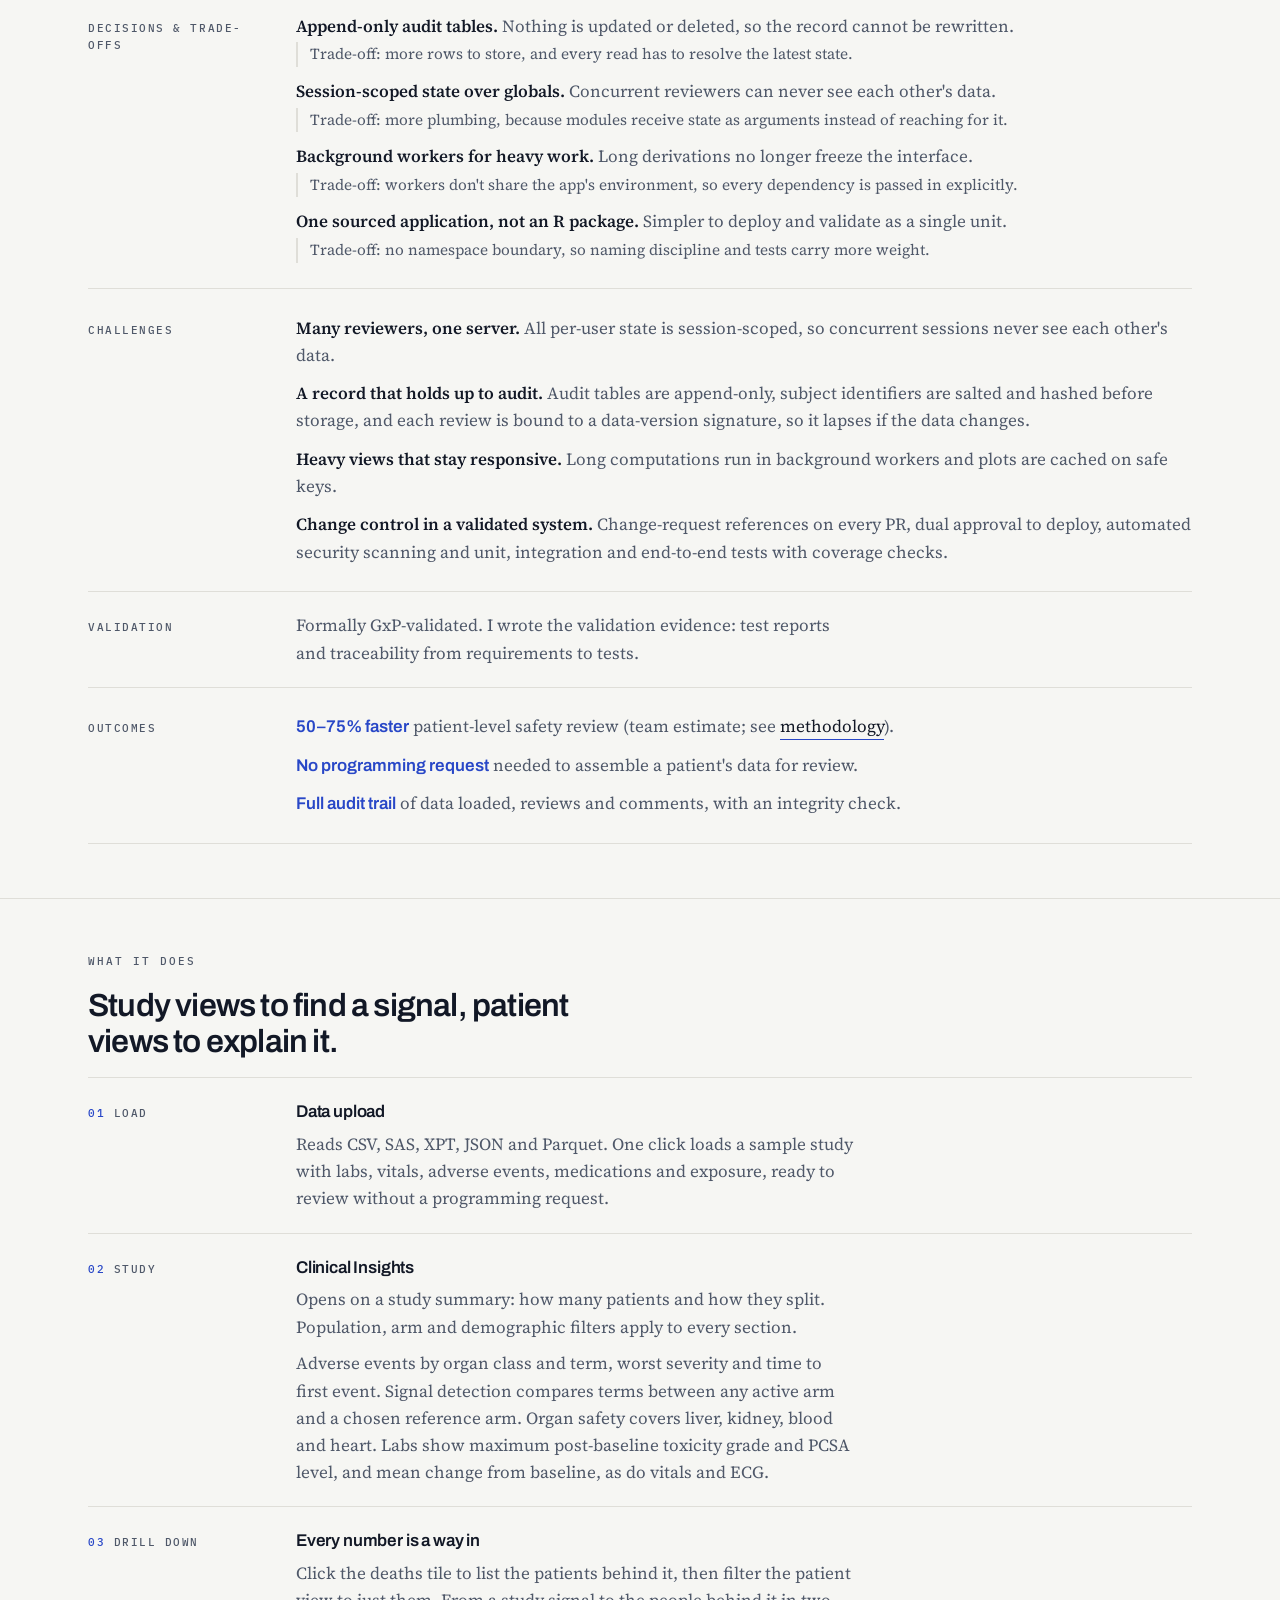
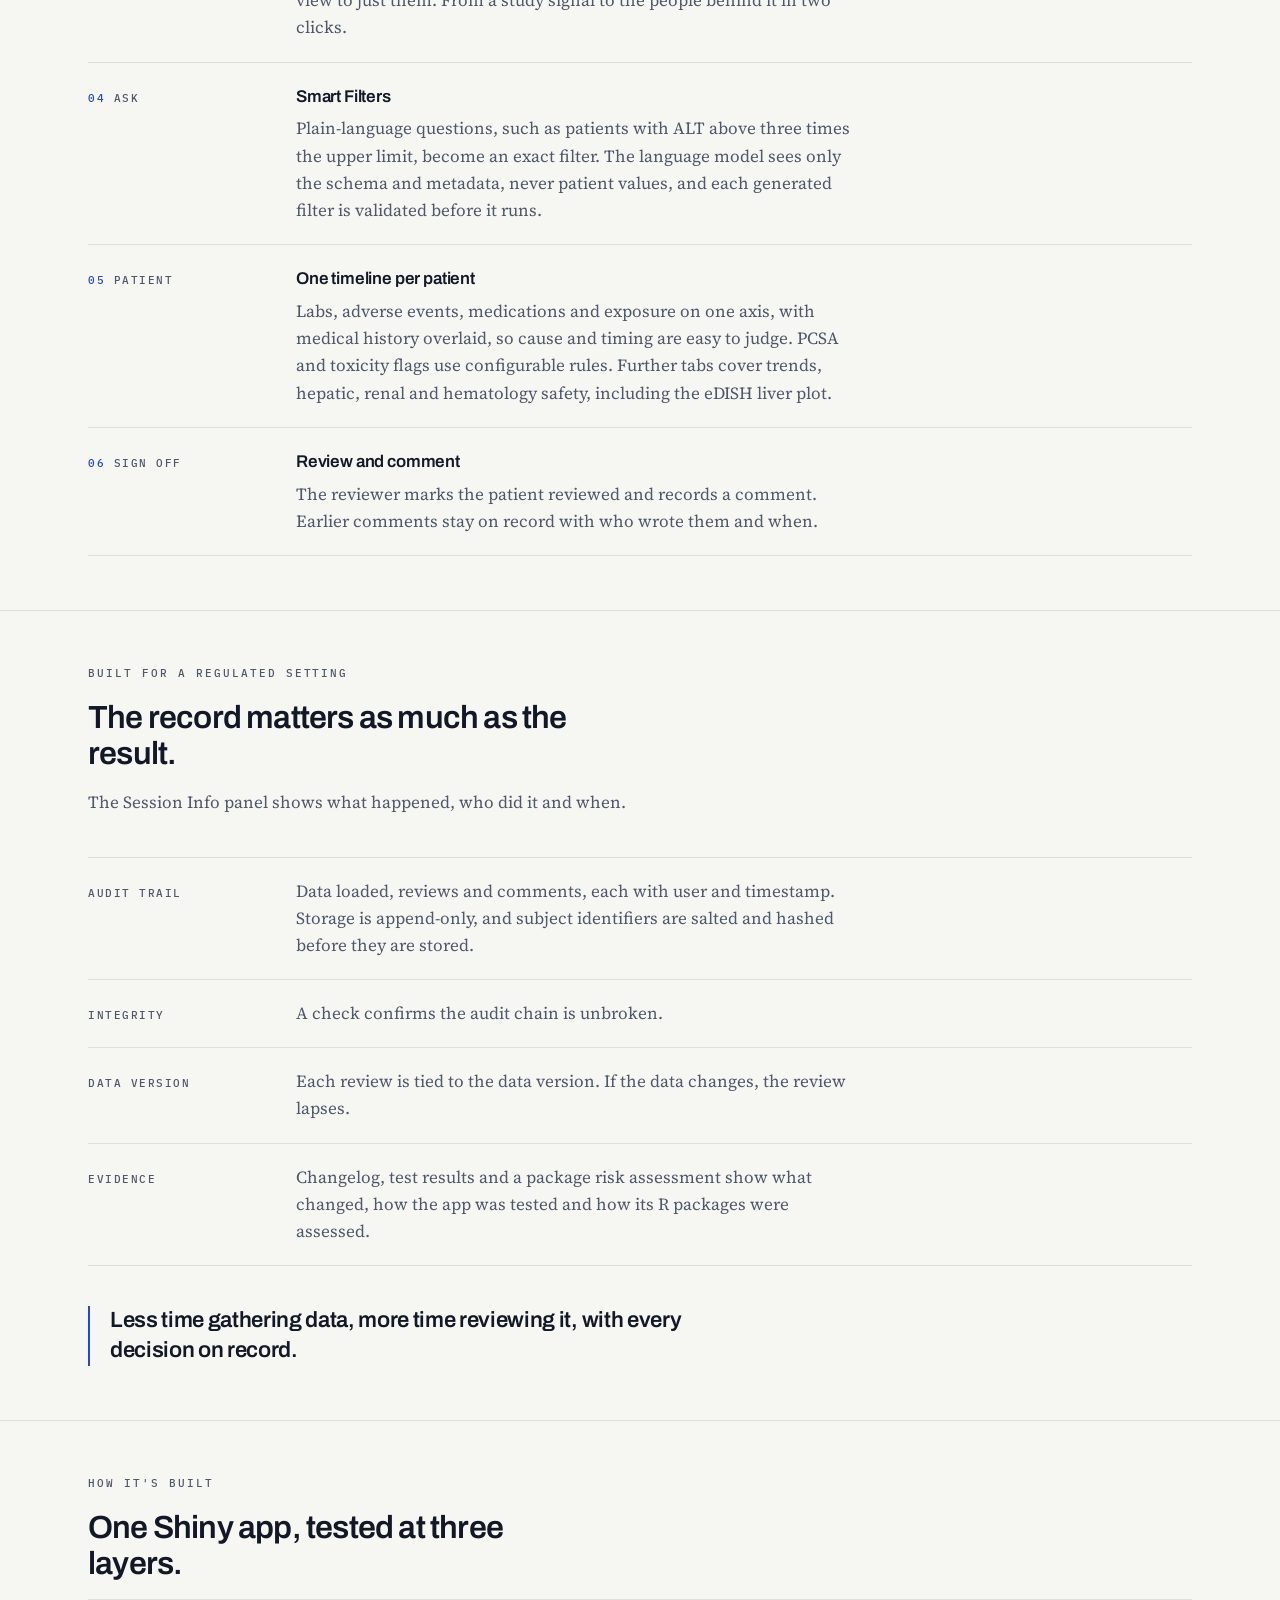
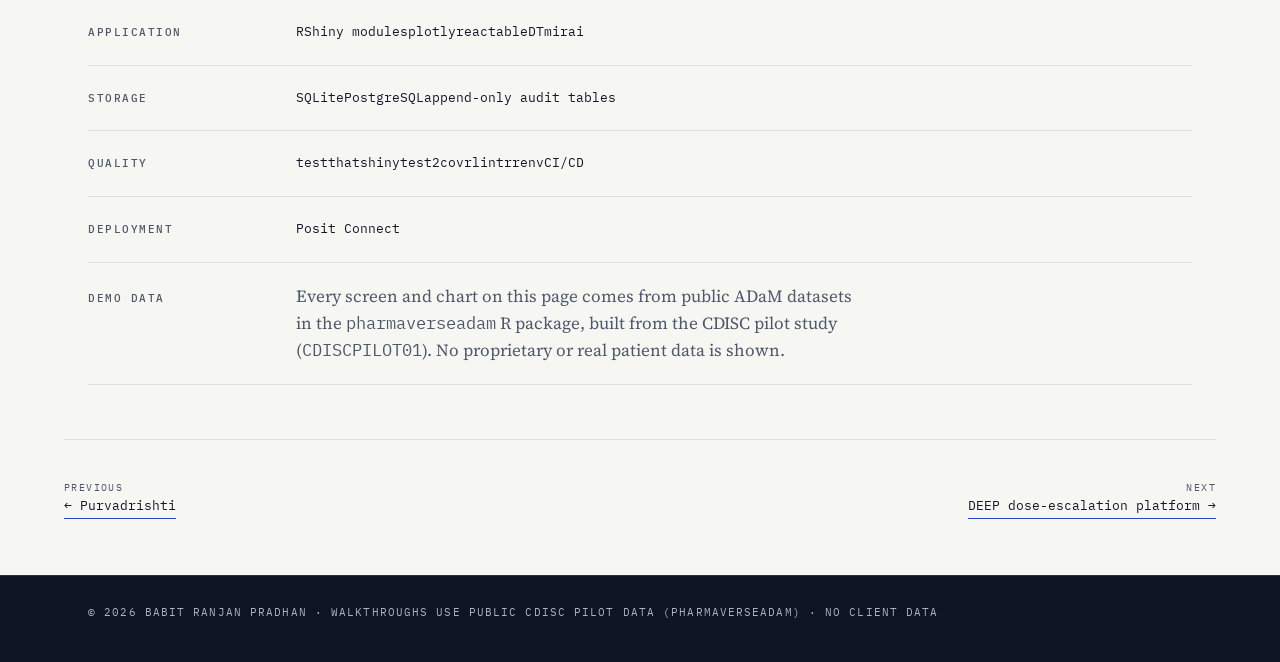
<file: work/patient-explorer/index.html>
<!DOCTYPE html>
<html lang="en">
<head>
<meta charset="utf-8">
<meta name="viewport" content="width=device-width, initial-scale=1">
<title>Patient Explorer · Babit Ranjan Pradhan</title>
<meta name="description" content="Patient-level clinical trial safety review in R Shiny: labs, adverse events, medications and exposure on one timeline, with an audit trail. GxP-validated. Lead developer.">
<meta name="author" content="Babit Ranjan Pradhan">
<link rel="canonical" href="https://babitrp.github.io/work/patient-explorer/">
<meta property="og:type" content="article">
<meta property="og:site_name" content="Babit Ranjan Pradhan">
<meta property="og:title" content="Patient Explorer · Babit Ranjan Pradhan">
<meta property="og:description" content="Patient-level clinical trial safety review in R Shiny: labs, adverse events, medications and exposure on one timeline, with an audit trail. GxP-validated. Lead developer.">
<meta property="og:url" content="https://babitrp.github.io/work/patient-explorer/">
<meta property="og:image" content="https://babitrp.github.io/assets/og/patient-explorer.jpg">
<meta property="og:image:width" content="1200"><meta property="og:image:height" content="630">
<meta property="og:image:alt" content="Patient Explorer · Babit Ranjan Pradhan">
<meta name="twitter:card" content="summary_large_image">
<meta name="twitter:title" content="Patient Explorer · Babit Ranjan Pradhan">
<meta name="twitter:description" content="Patient-level clinical trial safety review in R Shiny: labs, adverse events, medications and exposure on one timeline, with an audit trail. GxP-validated. Lead developer.">
<meta name="twitter:image" content="https://babitrp.github.io/assets/og/patient-explorer.jpg">
<meta name="theme-color" content="#0E1424">
<link rel="icon" href="data:image/svg+xml,%3Csvg xmlns='http://www.w3.org/2000/svg' viewBox='0 0 32 32'%3E%3Crect width='32' height='32' rx='7' fill='%230E1424'/%3E%3Crect x='7' y='15' width='18' height='2.5' rx='1' fill='%238EA4FF'/%3E%3Crect x='14.75' y='8' width='2.5' height='16' rx='1' fill='%23EEF1F8'/%3E%3C/svg%3E">
<script>try{if(localStorage.getItem("bp-theme")==="dark")document.documentElement.setAttribute("data-theme","dark");}catch(e){}</script>
<script type="application/ld+json">{"@context":"https://schema.org","@type":"CreativeWork","name":"Patient Explorer","description":"Patient-level clinical trial safety review in R Shiny: labs, adverse events, medications and exposure on one timeline, with an audit trail. GxP-validated. Lead developer.","url":"https://babitrp.github.io/work/patient-explorer/","image":"https://babitrp.github.io/assets/og/patient-explorer.jpg","author":{"@type":"Person","name":"Babit Ranjan Pradhan","url":"https://babitrp.github.io/"}}</script>
<link rel="preconnect" href="https://fonts.googleapis.com"><link rel="preconnect" href="https://fonts.gstatic.com" crossorigin><link href="https://fonts.googleapis.com/css2?family=Archivo:wght@600;800&family=Source+Serif+4:opsz,wght@8..60,400;8..60,600&family=IBM+Plex+Mono:wght@400;500&display=swap" rel="stylesheet">
<link rel="stylesheet" href="../../assets/site.css">
</head>
<body data-root="../../">
<div id="progress" aria-hidden="true"><i></i></div>
<a href="#pe-tour" class="skip">Skip to content</a>
<nav class="nav" aria-label="Main">
  <div class="wrap">
    <a class="brand" href="../../">Babit Ranjan Pradhan<span>.</span></a>
    <ul id="navlist"><li><a href="../../#work">Projects</a></li><li><a href="../../#expertise">Expertise</a></li><li><a href="../../#engineering">Engineering</a></li><li><a href="../../#ai">AI / ML</a></li><li><a href="../../#impact">Impact</a></li><li><a href="../../#experience">Experience</a></li><li><a href="../../#skills">Skills</a></li><li><a href="../../#contact">Contact</a></li></ul>
    <div class="nav-r">
      <a class="btn resume" href="../../resume.pdf" download>Resume</a>
      <button class="menu" id="menu" type="button" aria-label="Open menu" aria-expanded="false" aria-controls="navlist">
        <svg viewBox="0 0 24 24" fill="none" stroke="currentColor" stroke-width="2" stroke-linecap="round" aria-hidden="true"><path d="M4 7h16M4 12h16M4 17h16"/></svg></button>
      <button class="theme" id="theme" type="button" aria-label="Switch to dark theme" title="Switch to dark theme">
        <svg class="sun" viewBox="0 0 24 24" fill="none" stroke="currentColor" stroke-width="2" stroke-linecap="round" aria-hidden="true"><circle cx="12" cy="12" r="4.5"/><path d="M12 2v2.5M12 19.5V22M4.2 4.2l1.8 1.8M18 18l1.8 1.8M2 12h2.5M19.5 12H22M4.2 19.8 6 18M18 6l1.8-1.8"/></svg>
        <svg class="moon" viewBox="0 0 24 24" fill="none" stroke="currentColor" stroke-width="2" stroke-linecap="round" stroke-linejoin="round" aria-hidden="true"><path d="M20.5 14.5A8.5 8.5 0 0 1 9.5 3.5a8.5 8.5 0 1 0 11 11z"/></svg>
      </button>
      <a class="btn pri" href="mailto:pradhan.babit@gmail.com">Email me</a>
    </div>
  </div>
</nav>
<main id="main">

<article class="case" id="pe-root" aria-labelledby="pe-h">
  <div class="wrap crumbs"><a href="../../#work">&larr; All work</a></div>
  <header class="wrap case-hero">
    <p class="eyebrow">Case study · Clinical safety review</p>
    <h1 id="pe-h">Patient Explorer</h1>
    <p class="intro">An R Shiny application for patient-level safety review in clinical trials. Labs, adverse events, medications and exposure sit in one place, so reviews are faster and easier to trace.</p>
    <dl class="cfacts"><div><dt>Role</dt><dd>Lead developer · small team</dd></div><div><dt>Domain</dt><dd>Clinical safety review</dd></div><div><dt>Validation</dt><dd>GxP-validated</dd></div><div><dt>Walkthrough</dt><dd>12 screens from the app</dd></div></dl>
    <div class="cimpact" aria-label="Impact"><div><b>50–75% faster</b><span>patient-level safety review, with no programming request to get the data</span><small>Estimate · typical review</small></div></div>
  </header>
  <section aria-labelledby="pe-w-h"><div class="wrap">
    <p class="eyebrow">Walkthrough</p>
    <h2 id="pe-w-h">From data upload to a recorded review, in twelve screens.</h2>
    <p class="lede">Click the pulsing marker or press Next. The adverse event, lab trend and toxicity charts are live: hover or zoom them.</p>
    <p class="label"><i></i>Screens from the app</p>
    <div class="tour" id="pe-tour">
      <h3 class="sr">Patient Explorer: click-through demo</h3>
      <div class="bar"><span class="count" id="pe-count">Step 1 of 1</span><progress id="pe-prog" max="1" value="0" aria-label="Progress"></progress></div>
      <div class="stage" id="pe-stage">
        <img id="pe-imgA" alt="" decoding="async"><img id="pe-imgB" alt="" decoding="async">
        <div class="live" id="pe-live" hidden><div class="inner" id="pe-plot"></div></div>
        <button class="hot" id="pe-hot" type="button" aria-label=""></button>
        <div class="tip" id="pe-tip" aria-live="polite" role="status"></div>
      </div>
      <div class="controls">
        <button class="btn" id="pe-prev" type="button">Previous</button>
        <span class="hint" id="pe-hint"></span>
        <button class="btn" id="pe-restart" type="button" hidden>Restart</button>
        <button class="btn pri" id="pe-next" type="button">Next</button>
      </div>
      <p class="foot" id="pe-foot"></p>
    </div>
    <p class="note"><span class="kbdnote">Use <kbd>&larr;</kbd> and <kbd>&rarr;</kbd> to move between steps.</span></p>
  </div></section>
  <section aria-labelledby="pe-c-h"><div class="wrap">
    <p class="eyebrow">Case study</p>
    <h2 id="pe-c-h">From scattered listings to one audited review.</h2>
    <div class="row"><div class="key">Problem</div><div><p>Safety reviewers needed a patient's labs, adverse events, medications, exposure and history side by side. Each listing came from a separate programming request, reviews were assembled by hand, and there was no shared record of who reviewed what, against which version of the data.</p></div></div><div class="row"><div class="key">My role</div><div><p>Lead developer of a small team. I own the application end to end: requirements with client stakeholders, architecture, delivery, validation and releases.</p></div></div><div class="row"><div class="key">I designed and built</div><div><ul class="chal"><li>The architecture: one modular Shiny app with central reactive state passed to modules and per-user state kept per session.</li><li>The append-only audit store, with salted and hashed subject identifiers and data-version signatures on every review.</li><li>Background workers and plot caching for the heavy views.</li><li>The test strategy: unit, integration and end-to-end layers, plus simulated-user and security passes.</li><li>The CI/CD pipeline and change control: change-request references, security scanning and dual approval to release.</li><li>The validation evidence: test reports and traceability.</li></ul></div></div><div class="row"><div class="key">Team</div><div><p>Teammates built further modules under my code and design review. Requirements and acceptance came from the client's clinical reviewers.</p></div></div><div class="row"><div class="key">Architecture</div><div><ol class="flow"><li><b>Data in</b><span>CSV · SAS · XPT · JSON · Parquet · data-lake browser</span></li><li><b>Ingestion</b><span>ADaM domain detection · harmonisation · sanity checks</span></li><li><b>Application</b><span>Shiny modules · central reactive state · session-scoped state</span></li><li><b>Compute</b><span>PCSA and toxicity rule engines · async workers · cached plots</span></li><li><b>Record</b><span>append-only audit store · hashed identifiers · data-version signatures</span></li><li><b>Delivery</b><span>Posit Connect · DEV → UAT → PROD · CI with change control</span></li></ol></div></div><div class="row"><div class="key">Technologies</div><div><p class="chips"><span>R</span><span>Shiny modules</span><span>plotly</span><span>reactable</span><span>DT</span><span>mirai</span><span>SQLite</span><span>PostgreSQL</span><span>testthat</span><span>shinytest2</span><span>covr</span><span>lintr</span><span>renv</span><span>GitHub Actions</span><span>Posit Connect</span></p></div></div><div class="row"><div class="key">Decisions &amp; trade-offs</div><div><ul class="chal"><li><b>Append-only audit tables.</b> Nothing is updated or deleted, so the record cannot be rewritten. <em class="to">Trade-off: more rows to store, and every read has to resolve the latest state.</em></li><li><b>Session-scoped state over globals.</b> Concurrent reviewers can never see each other's data. <em class="to">Trade-off: more plumbing, because modules receive state as arguments instead of reaching for it.</em></li><li><b>Background workers for heavy work.</b> Long derivations no longer freeze the interface. <em class="to">Trade-off: workers don't share the app's environment, so every dependency is passed in explicitly.</em></li><li><b>One sourced application, not an R package.</b> Simpler to deploy and validate as a single unit. <em class="to">Trade-off: no namespace boundary, so naming discipline and tests carry more weight.</em></li></ul></div></div><div class="row"><div class="key">Challenges</div><div><ul class="chal"><li><b>Many reviewers, one server.</b> All per-user state is session-scoped, so concurrent sessions never see each other's data.</li><li><b>A record that holds up to audit.</b> Audit tables are append-only, subject identifiers are salted and hashed before storage, and each review is bound to a data-version signature, so it lapses if the data changes.</li><li><b>Heavy views that stay responsive.</b> Long computations run in background workers and plots are cached on safe keys.</li><li><b>Change control in a validated system.</b> Change-request references on every PR, dual approval to deploy, automated security scanning and unit, integration and end-to-end tests with coverage checks.</li></ul></div></div><div class="row"><div class="key">Validation</div><div><p>Formally GxP-validated. I wrote the validation evidence: test reports and traceability from requirements to tests.</p></div></div><div class="row"><div class="key">Outcomes</div><div><ul class="outc"><li><b>50–75% faster</b> patient-level safety review (team estimate; see <a href="../../#method">methodology</a>).</li><li><b>No programming request</b> needed to assemble a patient's data for review.</li><li><b>Full audit trail</b> of data loaded, reviews and comments, with an integrity check.</li></ul></div></div>
  </div></section>
  <section aria-labelledby="pe-d-h"><div class="wrap">
    <p class="eyebrow">What it does</p>
    <h2 id="pe-d-h">Study views to find a signal, patient views to explain it.</h2>
    <div class="row"><div class="key"><em>01</em> Load</div><div><h3>Data upload</h3>
      <p>Reads CSV, SAS, XPT, JSON and Parquet. One click loads a sample study with labs, vitals, adverse events,
      medications and exposure, ready to review without a programming request.</p></div></div>
    <div class="row"><div class="key"><em>02</em> Study</div><div><h3>Clinical Insights</h3>
      <p>Opens on a study summary: how many patients and how they split. Population, arm and demographic filters apply
      to every section.</p>
      <p>Adverse events by organ class and term, worst severity and time to first event. Signal detection compares terms
      between any active arm and a chosen reference arm. Organ safety covers liver, kidney, blood and heart. Labs show
      maximum post-baseline toxicity grade and PCSA level, and mean change from baseline, as do vitals and ECG.</p></div></div>
    <div class="row"><div class="key"><em>03</em> Drill down</div><div><h3>Every number is a way in</h3>
      <p>Click the deaths tile to list the patients behind it, then filter the patient view to just them.
      From a study signal to the people behind it in two clicks.</p></div></div>
    <div class="row"><div class="key"><em>04</em> Ask</div><div><h3>Smart Filters</h3>
      <p>Plain-language questions, such as patients with ALT above three times the upper limit, become an exact filter.
      The language model sees only the schema and metadata, never patient values, and each generated filter is
      validated before it runs.</p></div></div>
    <div class="row"><div class="key"><em>05</em> Patient</div><div><h3>One timeline per patient</h3>
      <p>Labs, adverse events, medications and exposure on one axis, with medical history overlaid, so cause and timing
      are easy to judge. PCSA and toxicity flags use configurable rules. Further tabs cover trends, hepatic, renal and
      hematology safety, including the eDISH liver plot.</p></div></div>
    <div class="row"><div class="key"><em>06</em> Sign off</div><div><h3>Review and comment</h3>
      <p>The reviewer marks the patient reviewed and records a comment. Earlier comments stay on record with who wrote
      them and when.</p></div></div>
  </div></section>
  
  <section aria-labelledby="pe-rec-h"><div class="wrap">
    <p class="eyebrow">Built for a regulated setting</p>
    <h2 id="pe-rec-h">The record matters as much as the result.</h2>
    <p class="lede">The Session Info panel shows what happened, who did it and when.</p>
    <div class="row"><div class="key">Audit trail</div><p>Data loaded, reviews and comments, each with user and timestamp.
      Storage is append-only, and subject identifiers are salted and hashed before they are stored.</p></div>
    <div class="row"><div class="key">Integrity</div><p>A check confirms the audit chain is unbroken.</p></div>
    <div class="row"><div class="key">Data version</div><p>Each review is tied to the data version. If the data changes,
      the review lapses.</p></div>
    <div class="row"><div class="key">Evidence</div><p>Changelog, test results and a package risk assessment show what
      changed, how the app was tested and how its R packages were assessed.</p></div>
    <p class="pull">Less time gathering data, more time reviewing it, with every decision on record.</p>
  </div></section>
  <section aria-labelledby="pe-s-h"><div class="wrap">
    <p class="eyebrow">How it's built</p>
    <h2 id="pe-s-h">One Shiny app, tested at three layers.</h2>
    <div class="row"><div class="key">Application</div><p class="chips"><span>R</span><span>Shiny modules</span><span>plotly</span><span>reactable</span><span>DT</span><span>mirai</span></p></div>
    <div class="row"><div class="key">Storage</div><p class="chips"><span>SQLite</span><span>PostgreSQL</span><span>append-only audit tables</span></p></div>
    <div class="row"><div class="key">Quality</div><p class="chips"><span>testthat</span><span>shinytest2</span><span>covr</span><span>lintr</span><span>renv</span><span>CI/CD</span></p></div>
    <div class="row"><div class="key">Deployment</div><p class="chips"><span>Posit Connect</span></p></div>
    <div class="row"><div class="key">Demo data</div><p>Every screen and chart on this page comes from public ADaM datasets in the
      <span class="mono">pharmaverseadam</span> R package, built from the CDISC pilot study (<span class="mono">CDISCPILOT01</span>).
      No proprietary or real patient data is shown.</p></div>
  </div></section>
  <nav class="wrap pager" aria-label="More case studies">
    <a href="../purvadrishti/"><small>Previous</small>&larr; Purvadrishti</a>
    <a href="../deep/" style="text-align:right"><small>Next</small>DEEP dose-escalation platform &rarr;</a>
  </nav>
</article>
</main>
<footer><div class="wrap"><p>© 2026 Babit Ranjan Pradhan · Walkthroughs use public CDISC pilot data (pharmaverseadam) · No client data</p></div></footer>
<script src="../../assets/site.js" defer></script>

<script type="application/json" id="tour-data">{"title":"Patient Explorer: click-through demo","viewport":[1920,1080],"footer":"Screens from the app running on public CDISC pilot ADaM data (pharmaverseadam). Simplified for illustration.","steps":[{"n":1,"id":"welcome","image":"img/01.webp","alt":"Welcome page with a greeting and a single start button.","caption":"Labs, events, medications and exposure in one place.","hotspot":{"x":41.002,"y":56.317,"w":17.214,"h":4.337}},{"n":2,"id":"upload","image":"img/02.webp","alt":"Data upload page with options to upload files or use demo data.","caption":"Load CSV, SAS, XPT, JSON or Parquet files, or the built-in sample study in one click.","hotspot":{"x":2.083,"y":26.428,"w":18.293,"h":8.426}},{"n":3,"id":"loaded","image":"img/03.webp","alt":"Five dataset tabs with a data preview showing row and column counts.","caption":"Subject-level, lab, adverse event, medication and exposure data are ready to review.","hotspot":{"x":24.429,"y":0.648,"w":8.619,"h":4.259}},{"n":4,"id":"study","image":"img/04.webp","alt":"Study dashboard with disposition and adverse event summaries by treatment arm.","caption":"Clinical Insights opens on the study view. Filters apply to every section.","hotspot":{"x":6.244,"y":8.426,"w":4.098,"h":2.963}},{"n":5,"id":"overview","image":"img/05.webp","alt":"Patient overview with a header of demographics and a timeline of laboratory values with high and low flags.","caption":"Labs, flags, medications and events sit on one patient timeline.","hotspot":{"x":88.069,"y":34.2,"w":5.733,"h":2.351}},{"n":6,"id":"overview_pcsa","image":"img/06.webp","alt":"Patient overview timeline with the potentially clinically significant abnormality and toxicity grade legend.","caption":"Switch the same timeline to PCSA levels and toxicity grades.","hotspot":{"x":1.172,"y":58.889,"w":2.083,"h":4.444}},{"n":7,"id":"exposure","image":"img/07.webp","alt":"Treatment exposure view with arm, drug, schedule and a dose-over-time plot.","caption":"Exposure shows treatment, schedule and dose over time.","hotspot":{"x":1.172,"y":43.889,"w":2.083,"h":4.444}},{"n":8,"id":"ae","image":"img/08.webp","alt":"Adverse event counts and a timeline of events by preferred term over study day.","caption":"Adverse events are plotted by preferred term over study day.","hotspot":{"x":1.172,"y":28.889,"w":2.083,"h":4.444},"plot":{"json":"plot-ae","rect":{"x":5.625,"y":60.978,"w":90.885,"h":32.407},"inner":{"w":1,"h":1}}},{"n":9,"id":"lab_trend","image":"img/09.webp","alt":"Faceted laboratory trend plots with shaded normal-range bands.","caption":"Each flagged lab is plotted against its normal range.","hotspot":{"x":23.394,"y":24.787,"w":6.303,"h":2.883},"plot":{"json":"plot-lab_trend","rect":{"x":6.042,"y":39.006,"w":89.271,"h":57.99},"inner":{"w":1,"h":1.8362}}},{"n":10,"id":"lab_grid","image":"img/10.webp","alt":"Laboratory results grid with reference-range flags from 1 to 3 times the limit and a legend.","caption":"The grid shows how far each result is outside range.","hotspot":{"x":43.391,"y":24.787,"w":7.299,"h":2.883}},{"n":11,"id":"tox","image":"img/11.webp","alt":"Faceted toxicity trend plots for flagged parameters with reference bands.","caption":"Toxicity-graded parameters use the same layout.","hotspot":{"x":19.323,"y":12.778,"w":7.402,"h":3.333},"plot":{"json":"plot-tox","rect":{"x":6.042,"y":39.006,"w":89.271,"h":57.99},"inner":{"w":1,"h":1.2773}}},{"n":12,"id":"reviewed","image":"img/12.webp","alt":"Comments dialog open after marking the subject as reviewed.","caption":"Mark the patient reviewed and add a comment. Both go on the audit trail.","hotspot":{"x":52.864,"y":29.297,"w":3.219,"h":3.148}}]}</script>
<script type="application/json" id="plot-ae">{"data":[{"type":"scatter","mode":"markers","x":[-1,1.07142857142857,3.14285714285714,5.21428571428572,7.28571428571429,9.35714285714286,11.4285714285714,13.5,15.5714285714286,17.6428571428571,19.7142857142857,21.7857142857143,23.8571428571429,25.9285714285714,28,80,80,80,80,80,40,40,40,40,40,16,16,16,16,16,13,13,13,13,13,8,8,8,8,8,-9,-6.8,-4.6,-2.4,-0.199999999999999,2,4.2,6.4,8.6,10.8,13,1,1.25,1.5,1.75,2,1,1.25,1.5,1.75,2,1,1,1,1,1],"y":[2,2,2,2,2,2,2,2,2,2,2,2,2,2,2,10,10,10,10,10,9,9,9,9,9,8,8,8,8,8,7,7,7,7,7,6,6,6,6,6,1,1,1,1,1,1,1,1,1,1,1,4,4,4,4,4,3,3,3,3,3,5,5,5,5,5],"marker":{"color":["#7133FF","#7133FF","#7133FF","#7133FF","#7133FF","#7133FF","#7133FF","#7133FF","#7133FF","#7133FF","#7133FF","#7133FF","#7133FF","#7133FF","#7133FF","#7133FF","#7133FF","#7133FF","#7133FF","#7133FF","#7133FF","#7133FF","#7133FF","#7133FF","#7133FF","#7133FF","#7133FF","#7133FF","#7133FF","#7133FF","#7133FF","#7133FF","#7133FF","#7133FF","#7133FF","#7133FF","#7133FF","#7133FF","#7133FF","#7133FF","#7133FF","#7133FF","#7133FF","#7133FF","#7133FF","#7133FF","#7133FF","#7133FF","#7133FF","#7133FF","#7133FF","#7133FF","#7133FF","#7133FF","#7133FF","#7133FF","#7133FF","#7133FF","#7133FF","#7133FF","#7133FF","#7133FF","#7133FF","#7133FF","#7133FF","#7133FF"],"size":20,"opacity":0,"line":{"color":"rgba(31,119,180,1)"}},"hoverinfo":["text","text","text","text","text","text","text","text","text","text","text","text","text","text","text","text","text","text","text","text","text","text","text","text","text","text","text","text","text","text","text","text","text","text","text","text","text","text","text","text","text","text","text","text","text","text","text","text","text","text","text","text","text","text","text","text","text","text","text","text","text","text","text","text","text","text"],"text":["<b>RASH PAPULAR<\/b><br><b>Seriousness:<\/b> No (not Serious)<br><b>Start:<\/b> Day -1<br><b>End:<\/b> Day 28<br><b>Duration:<\/b> 30 days<br><b>Causality:<\/b> POSSIBLE<br><b>Outcome:<\/b> NOT RECOVERED/NOT RESOLVED; RECOVERED/RESOLVED<br>","<b>RASH PAPULAR<\/b><br><b>Seriousness:<\/b> No (not Serious)<br><b>Start:<\/b> Day -1<br><b>End:<\/b> Day 28<br><b>Duration:<\/b> 30 days<br><b>Causality:<\/b> POSSIBLE<br><b>Outcome:<\/b> NOT RECOVERED/NOT RESOLVED; RECOVERED/RESOLVED<br>","<b>RASH PAPULAR<\/b><br><b>Seriousness:<\/b> No (not Serious)<br><b>Start:<\/b> Day -1<br><b>End:<\/b> Day 28<br><b>Duration:<\/b> 30 days<br><b>Causality:<\/b> POSSIBLE<br><b>Outcome:<\/b> NOT RECOVERED/NOT RESOLVED; RECOVERED/RESOLVED<br>","<b>RASH PAPULAR<\/b><br><b>Seriousness:<\/b> No (not Serious)<br><b>Start:<\/b> Day -1<br><b>End:<\/b> Day 28<br><b>Duration:<\/b> 30 days<br><b>Causality:<\/b> POSSIBLE<br><b>Outcome:<\/b> NOT RECOVERED/NOT RESOLVED; RECOVERED/RESOLVED<br>","<b>RASH PAPULAR<\/b><br><b>Seriousness:<\/b> No (not Serious)<br><b>Start:<\/b> Day -1<br><b>End:<\/b> Day 28<br><b>Duration:<\/b> 30 days<br><b>Causality:<\/b> POSSIBLE<br><b>Outcome:<\/b> NOT RECOVERED/NOT RESOLVED; RECOVERED/RESOLVED<br>","<b>RASH PAPULAR<\/b><br><b>Seriousness:<\/b> No (not Serious)<br><b>Start:<\/b> Day -1<br><b>End:<\/b> Day 28<br><b>Duration:<\/b> 30 days<br><b>Causality:<\/b> POSSIBLE<br><b>Outcome:<\/b> NOT RECOVERED/NOT RESOLVED; RECOVERED/RESOLVED<br>","<b>RASH PAPULAR<\/b><br><b>Seriousness:<\/b> No (not Serious)<br><b>Start:<\/b> Day -1<br><b>End:<\/b> Day 28<br><b>Duration:<\/b> 30 days<br><b>Causality:<\/b> POSSIBLE<br><b>Outcome:<\/b> NOT RECOVERED/NOT RESOLVED; RECOVERED/RESOLVED<br>","<b>RASH PAPULAR<\/b><br><b>Seriousness:<\/b> No (not Serious)<br><b>Start:<\/b> Day -1<br><b>End:<\/b> Day 28<br><b>Duration:<\/b> 30 days<br><b>Causality:<\/b> POSSIBLE<br><b>Outcome:<\/b> NOT RECOVERED/NOT RESOLVED; RECOVERED/RESOLVED<br>","<b>RASH PAPULAR<\/b><br><b>Seriousness:<\/b> No (not Serious)<br><b>Start:<\/b> Day -1<br><b>End:<\/b> Day 28<br><b>Duration:<\/b> 30 days<br><b>Causality:<\/b> POSSIBLE<br><b>Outcome:<\/b> NOT RECOVERED/NOT RESOLVED; RECOVERED/RESOLVED<br>","<b>RASH PAPULAR<\/b><br><b>Seriousness:<\/b> No (not Serious)<br><b>Start:<\/b> Day -1<br><b>End:<\/b> Day 28<br><b>Duration:<\/b> 30 days<br><b>Causality:<\/b> POSSIBLE<br><b>Outcome:<\/b> NOT RECOVERED/NOT RESOLVED; RECOVERED/RESOLVED<br>","<b>RASH PAPULAR<\/b><br><b>Seriousness:<\/b> No (not Serious)<br><b>Start:<\/b> Day -1<br><b>End:<\/b> Day 28<br><b>Duration:<\/b> 30 days<br><b>Causality:<\/b> POSSIBLE<br><b>Outcome:<\/b> NOT RECOVERED/NOT RESOLVED; RECOVERED/RESOLVED<br>","<b>RASH PAPULAR<\/b><br><b>Seriousness:<\/b> No (not Serious)<br><b>Start:<\/b> Day -1<br><b>End:<\/b> Day 28<br><b>Duration:<\/b> 30 days<br><b>Causality:<\/b> POSSIBLE<br><b>Outcome:<\/b> NOT RECOVERED/NOT RESOLVED; RECOVERED/RESOLVED<br>","<b>RASH PAPULAR<\/b><br><b>Seriousness:<\/b> No (not Serious)<br><b>Start:<\/b> Day -1<br><b>End:<\/b> Day 28<br><b>Duration:<\/b> 30 days<br><b>Causality:<\/b> POSSIBLE<br><b>Outcome:<\/b> NOT RECOVERED/NOT RESOLVED; RECOVERED/RESOLVED<br>","<b>RASH PAPULAR<\/b><br><b>Seriousness:<\/b> No (not Serious)<br><b>Start:<\/b> Day -1<br><b>End:<\/b> Day 28<br><b>Duration:<\/b> 30 days<br><b>Causality:<\/b> POSSIBLE<br><b>Outcome:<\/b> NOT RECOVERED/NOT RESOLVED; RECOVERED/RESOLVED<br>","<b>RASH PAPULAR<\/b><br><b>Seriousness:<\/b> No (not Serious)<br><b>Start:<\/b> Day -1<br><b>End:<\/b> Day 28<br><b>Duration:<\/b> 30 days<br><b>Causality:<\/b> POSSIBLE<br><b>Outcome:<\/b> NOT RECOVERED/NOT RESOLVED; RECOVERED/RESOLVED<br>","<b>FEELING COLD<\/b><br><b>Seriousness:<\/b> No (not Serious)<br><b>Start:<\/b> Day 80<br><b>End:<\/b> Unknown<br><b>Duration:<\/b> Unknown<br><b>Causality:<\/b> NONE<br><b>Outcome:<\/b> NOT RECOVERED/NOT RESOLVED<br>","<b>FEELING COLD<\/b><br><b>Seriousness:<\/b> No (not Serious)<br><b>Start:<\/b> Day 80<br><b>End:<\/b> Unknown<br><b>Duration:<\/b> Unknown<br><b>Causality:<\/b> NONE<br><b>Outcome:<\/b> NOT RECOVERED/NOT RESOLVED<br>","<b>FEELING COLD<\/b><br><b>Seriousness:<\/b> No (not Serious)<br><b>Start:<\/b> Day 80<br><b>End:<\/b> Unknown<br><b>Duration:<\/b> Unknown<br><b>Causality:<\/b> NONE<br><b>Outcome:<\/b> NOT RECOVERED/NOT RESOLVED<br>","<b>FEELING COLD<\/b><br><b>Seriousness:<\/b> No (not Serious)<br><b>Start:<\/b> Day 80<br><b>End:<\/b> Unknown<br><b>Duration:<\/b> Unknown<br><b>Causality:<\/b> NONE<br><b>Outcome:<\/b> NOT RECOVERED/NOT RESOLVED<br>","<b>FEELING COLD<\/b><br><b>Seriousness:<\/b> No (not Serious)<br><b>Start:<\/b> Day 80<br><b>End:<\/b> Unknown<br><b>Duration:<\/b> Unknown<br><b>Causality:<\/b> NONE<br><b>Outcome:<\/b> NOT RECOVERED/NOT RESOLVED<br>","<b>APPLICATION SITE PRURITUS<\/b><br><b>Seriousness:<\/b> No (not Serious)<br><b>Start:<\/b> Day 40<br><b>End:<\/b> Unknown<br><b>Duration:<\/b> Unknown<br><b>Causality:<\/b> PROBABLE<br><b>Outcome:<\/b> NOT RECOVERED/NOT RESOLVED<br>","<b>APPLICATION SITE PRURITUS<\/b><br><b>Seriousness:<\/b> No (not Serious)<br><b>Start:<\/b> Day 40<br><b>End:<\/b> Unknown<br><b>Duration:<\/b> Unknown<br><b>Causality:<\/b> PROBABLE<br><b>Outcome:<\/b> NOT RECOVERED/NOT RESOLVED<br>","<b>APPLICATION SITE PRURITUS<\/b><br><b>Seriousness:<\/b> No (not Serious)<br><b>Start:<\/b> Day 40<br><b>End:<\/b> Unknown<br><b>Duration:<\/b> Unknown<br><b>Causality:<\/b> PROBABLE<br><b>Outcome:<\/b> NOT RECOVERED/NOT RESOLVED<br>","<b>APPLICATION SITE PRURITUS<\/b><br><b>Seriousness:<\/b> No (not Serious)<br><b>Start:<\/b> Day 40<br><b>End:<\/b> Unknown<br><b>Duration:<\/b> Unknown<br><b>Causality:<\/b> PROBABLE<br><b>Outcome:<\/b> NOT RECOVERED/NOT RESOLVED<br>","<b>APPLICATION SITE PRURITUS<\/b><br><b>Seriousness:<\/b> No (not Serious)<br><b>Start:<\/b> Day 40<br><b>End:<\/b> Unknown<br><b>Duration:<\/b> Unknown<br><b>Causality:<\/b> PROBABLE<br><b>Outcome:<\/b> NOT RECOVERED/NOT RESOLVED<br>","<b>ALLERGIC GRANULOMATOUS ANGIITIS<\/b><br><b>Seriousness:<\/b> No (not Serious)<br><b>Start:<\/b> Day 16<br><b>End:<\/b> Day 16<br><b>Duration:<\/b> 1 days<br><b>Causality:<\/b> NONE<br><b>Outcome:<\/b> RECOVERED/RESOLVED<br>","<b>ALLERGIC GRANULOMATOUS ANGIITIS<\/b><br><b>Seriousness:<\/b> No (not Serious)<br><b>Start:<\/b> Day 16<br><b>End:<\/b> Day 16<br><b>Duration:<\/b> 1 days<br><b>Causality:<\/b> NONE<br><b>Outcome:<\/b> RECOVERED/RESOLVED<br>","<b>ALLERGIC GRANULOMATOUS ANGIITIS<\/b><br><b>Seriousness:<\/b> No (not Serious)<br><b>Start:<\/b> Day 16<br><b>End:<\/b> Day 16<br><b>Duration:<\/b> 1 days<br><b>Causality:<\/b> NONE<br><b>Outcome:<\/b> RECOVERED/RESOLVED<br>","<b>ALLERGIC GRANULOMATOUS ANGIITIS<\/b><br><b>Seriousness:<\/b> No (not Serious)<br><b>Start:<\/b> Day 16<br><b>End:<\/b> Day 16<br><b>Duration:<\/b> 1 days<br><b>Causality:<\/b> NONE<br><b>Outcome:<\/b> RECOVERED/RESOLVED<br>","<b>ALLERGIC GRANULOMATOUS ANGIITIS<\/b><br><b>Seriousness:<\/b> No (not Serious)<br><b>Start:<\/b> Day 16<br><b>End:<\/b> Day 16<br><b>Duration:<\/b> 1 days<br><b>Causality:<\/b> NONE<br><b>Outcome:<\/b> RECOVERED/RESOLVED<br>","<b>DIZZINESS<\/b><br><b>Seriousness:<\/b> No (not Serious)<br><b>Start:<\/b> Day 13<br><b>End:<\/b> Day 13<br><b>Duration:<\/b> 1 days<br><b>Causality:<\/b> NONE<br><b>Outcome:<\/b> NOT RECOVERED/NOT RESOLVED; RECOVERED/RESOLVED<br>","<b>DIZZINESS<\/b><br><b>Seriousness:<\/b> No (not Serious)<br><b>Start:<\/b> Day 13<br><b>End:<\/b> Day 13<br><b>Duration:<\/b> 1 days<br><b>Causality:<\/b> NONE<br><b>Outcome:<\/b> NOT RECOVERED/NOT RESOLVED; RECOVERED/RESOLVED<br>","<b>DIZZINESS<\/b><br><b>Seriousness:<\/b> No (not Serious)<br><b>Start:<\/b> Day 13<br><b>End:<\/b> Day 13<br><b>Duration:<\/b> 1 days<br><b>Causality:<\/b> NONE<br><b>Outcome:<\/b> NOT RECOVERED/NOT RESOLVED; RECOVERED/RESOLVED<br>","<b>DIZZINESS<\/b><br><b>Seriousness:<\/b> No (not Serious)<br><b>Start:<\/b> Day 13<br><b>End:<\/b> Day 13<br><b>Duration:<\/b> 1 days<br><b>Causality:<\/b> NONE<br><b>Outcome:<\/b> NOT RECOVERED/NOT RESOLVED; RECOVERED/RESOLVED<br>","<b>DIZZINESS<\/b><br><b>Seriousness:<\/b> No (not Serious)<br><b>Start:<\/b> Day 13<br><b>End:<\/b> Day 13<br><b>Duration:<\/b> 1 days<br><b>Causality:<\/b> NONE<br><b>Outcome:<\/b> NOT RECOVERED/NOT RESOLVED; RECOVERED/RESOLVED<br>","<b>BIOPSY<\/b><br><b>Seriousness:<\/b> No (not Serious)<br><b>Start:<\/b> Day 8<br><b>End:<\/b> Day 8<br><b>Duration:<\/b> 1 days<br><b>Causality:<\/b> NONE<br><b>Outcome:<\/b> RECOVERED/RESOLVED<br>","<b>BIOPSY<\/b><br><b>Seriousness:<\/b> No (not Serious)<br><b>Start:<\/b> Day 8<br><b>End:<\/b> Day 8<br><b>Duration:<\/b> 1 days<br><b>Causality:<\/b> NONE<br><b>Outcome:<\/b> RECOVERED/RESOLVED<br>","<b>BIOPSY<\/b><br><b>Seriousness:<\/b> No (not Serious)<br><b>Start:<\/b> Day 8<br><b>End:<\/b> Day 8<br><b>Duration:<\/b> 1 days<br><b>Causality:<\/b> NONE<br><b>Outcome:<\/b> RECOVERED/RESOLVED<br>","<b>BIOPSY<\/b><br><b>Seriousness:<\/b> No (not Serious)<br><b>Start:<\/b> Day 8<br><b>End:<\/b> Day 8<br><b>Duration:<\/b> 1 days<br><b>Causality:<\/b> NONE<br><b>Outcome:<\/b> RECOVERED/RESOLVED<br>","<b>BIOPSY<\/b><br><b>Seriousness:<\/b> No (not Serious)<br><b>Start:<\/b> Day 8<br><b>End:<\/b> Day 8<br><b>Duration:<\/b> 1 days<br><b>Causality:<\/b> NONE<br><b>Outcome:<\/b> RECOVERED/RESOLVED<br>","<b>RASH MACULO-PAPULAR<\/b><br><b>Seriousness:<\/b> No (not Serious)<br><b>Start:<\/b> Day -9<br><b>End:<\/b> Unknown<br><b>Duration:<\/b> Unknown<br><b>Causality:<\/b> POSSIBLE; PROBABLE<br><b>Outcome:<\/b> NOT RECOVERED/NOT RESOLVED; RECOVERED/RESOLVED<br>","<b>RASH MACULO-PAPULAR<\/b><br><b>Seriousness:<\/b> No (not Serious)<br><b>Start:<\/b> Day -9<br><b>End:<\/b> Unknown<br><b>Duration:<\/b> Unknown<br><b>Causality:<\/b> POSSIBLE; PROBABLE<br><b>Outcome:<\/b> NOT RECOVERED/NOT RESOLVED; RECOVERED/RESOLVED<br>","<b>RASH MACULO-PAPULAR<\/b><br><b>Seriousness:<\/b> No (not Serious)<br><b>Start:<\/b> Day -9<br><b>End:<\/b> Unknown<br><b>Duration:<\/b> Unknown<br><b>Causality:<\/b> POSSIBLE; PROBABLE<br><b>Outcome:<\/b> NOT RECOVERED/NOT RESOLVED; RECOVERED/RESOLVED<br>","<b>RASH MACULO-PAPULAR<\/b><br><b>Seriousness:<\/b> No (not Serious)<br><b>Start:<\/b> Day -9<br><b>End:<\/b> Unknown<br><b>Duration:<\/b> Unknown<br><b>Causality:<\/b> POSSIBLE; PROBABLE<br><b>Outcome:<\/b> NOT RECOVERED/NOT RESOLVED; RECOVERED/RESOLVED<br>","<b>RASH MACULO-PAPULAR<\/b><br><b>Seriousness:<\/b> No (not Serious)<br><b>Start:<\/b> Day -9<br><b>End:<\/b> Unknown<br><b>Duration:<\/b> Unknown<br><b>Causality:<\/b> POSSIBLE; PROBABLE<br><b>Outcome:<\/b> NOT RECOVERED/NOT RESOLVED; RECOVERED/RESOLVED<br>","<b>RASH MACULO-PAPULAR<\/b><br><b>Seriousness:<\/b> No (not Serious)<br><b>Start:<\/b> Day -9<br><b>End:<\/b> Unknown<br><b>Duration:<\/b> Unknown<br><b>Causality:<\/b> POSSIBLE; PROBABLE<br><b>Outcome:<\/b> NOT RECOVERED/NOT RESOLVED; RECOVERED/RESOLVED<br>","<b>RASH MACULO-PAPULAR<\/b><br><b>Seriousness:<\/b> No (not Serious)<br><b>Start:<\/b> Day -9<br><b>End:<\/b> Unknown<br><b>Duration:<\/b> Unknown<br><b>Causality:<\/b> POSSIBLE; PROBABLE<br><b>Outcome:<\/b> NOT RECOVERED/NOT RESOLVED; RECOVERED/RESOLVED<br>","<b>RASH MACULO-PAPULAR<\/b><br><b>Seriousness:<\/b> No (not Serious)<br><b>Start:<\/b> Day -9<br><b>End:<\/b> Unknown<br><b>Duration:<\/b> Unknown<br><b>Causality:<\/b> POSSIBLE; PROBABLE<br><b>Outcome:<\/b> NOT RECOVERED/NOT RESOLVED; RECOVERED/RESOLVED<br>","<b>RASH MACULO-PAPULAR<\/b><br><b>Seriousness:<\/b> No (not Serious)<br><b>Start:<\/b> Day -9<br><b>End:<\/b> Unknown<br><b>Duration:<\/b> Unknown<br><b>Causality:<\/b> POSSIBLE; PROBABLE<br><b>Outcome:<\/b> NOT RECOVERED/NOT RESOLVED; RECOVERED/RESOLVED<br>","<b>RASH MACULO-PAPULAR<\/b><br><b>Seriousness:<\/b> No (not Serious)<br><b>Start:<\/b> Day -9<br><b>End:<\/b> Unknown<br><b>Duration:<\/b> Unknown<br><b>Causality:<\/b> POSSIBLE; PROBABLE<br><b>Outcome:<\/b> NOT RECOVERED/NOT RESOLVED; RECOVERED/RESOLVED<br>","<b>RASH MACULO-PAPULAR<\/b><br><b>Seriousness:<\/b> No (not Serious)<br><b>Start:<\/b> Day -9<br><b>End:<\/b> Unknown<br><b>Duration:<\/b> Unknown<br><b>Causality:<\/b> POSSIBLE; PROBABLE<br><b>Outcome:<\/b> NOT RECOVERED/NOT RESOLVED; RECOVERED/RESOLVED<br>","<b>NIGHTMARE<\/b><br><b>Seriousness:<\/b> No (not Serious)<br><b>Start:<\/b> Day 1<br><b>End:<\/b> Day 2<br><b>Duration:<\/b> 2 days<br><b>Causality:<\/b> REMOTE<br><b>Outcome:<\/b> RECOVERED/RESOLVED<br>","<b>NIGHTMARE<\/b><br><b>Seriousness:<\/b> No (not Serious)<br><b>Start:<\/b> Day 1<br><b>End:<\/b> Day 2<br><b>Duration:<\/b> 2 days<br><b>Causality:<\/b> REMOTE<br><b>Outcome:<\/b> RECOVERED/RESOLVED<br>","<b>NIGHTMARE<\/b><br><b>Seriousness:<\/b> No (not Serious)<br><b>Start:<\/b> Day 1<br><b>End:<\/b> Day 2<br><b>Duration:<\/b> 2 days<br><b>Causality:<\/b> REMOTE<br><b>Outcome:<\/b> RECOVERED/RESOLVED<br>","<b>NIGHTMARE<\/b><br><b>Seriousness:<\/b> No (not Serious)<br><b>Start:<\/b> Day 1<br><b>End:<\/b> Day 2<br><b>Duration:<\/b> 2 days<br><b>Causality:<\/b> REMOTE<br><b>Outcome:<\/b> RECOVERED/RESOLVED<br>","<b>NIGHTMARE<\/b><br><b>Seriousness:<\/b> No (not Serious)<br><b>Start:<\/b> Day 1<br><b>End:<\/b> Day 2<br><b>Duration:<\/b> 2 days<br><b>Causality:<\/b> REMOTE<br><b>Outcome:<\/b> RECOVERED/RESOLVED<br>","<b>NASAL CONGESTION<\/b><br><b>Seriousness:<\/b> No (not Serious)<br><b>Start:<\/b> Day 1<br><b>End:<\/b> Day 2<br><b>Duration:<\/b> 2 days<br><b>Causality:<\/b> REMOTE<br><b>Outcome:<\/b> RECOVERED/RESOLVED<br>","<b>NASAL CONGESTION<\/b><br><b>Seriousness:<\/b> No (not Serious)<br><b>Start:<\/b> Day 1<br><b>End:<\/b> Day 2<br><b>Duration:<\/b> 2 days<br><b>Causality:<\/b> REMOTE<br><b>Outcome:<\/b> RECOVERED/RESOLVED<br>","<b>NASAL CONGESTION<\/b><br><b>Seriousness:<\/b> No (not Serious)<br><b>Start:<\/b> Day 1<br><b>End:<\/b> Day 2<br><b>Duration:<\/b> 2 days<br><b>Causality:<\/b> REMOTE<br><b>Outcome:<\/b> RECOVERED/RESOLVED<br>","<b>NASAL CONGESTION<\/b><br><b>Seriousness:<\/b> No (not Serious)<br><b>Start:<\/b> Day 1<br><b>End:<\/b> Day 2<br><b>Duration:<\/b> 2 days<br><b>Causality:<\/b> REMOTE<br><b>Outcome:<\/b> RECOVERED/RESOLVED<br>","<b>NASAL CONGESTION<\/b><br><b>Seriousness:<\/b> No (not Serious)<br><b>Start:<\/b> Day 1<br><b>End:<\/b> Day 2<br><b>Duration:<\/b> 2 days<br><b>Causality:<\/b> REMOTE<br><b>Outcome:<\/b> RECOVERED/RESOLVED<br>","<b>VOMITING<\/b><br><b>Seriousness:<\/b> No (not Serious)<br><b>Start:<\/b> Day 1<br><b>End:<\/b> Day 1<br><b>Duration:<\/b> 1 days<br><b>Causality:<\/b> POSSIBLE<br><b>Outcome:<\/b> NOT RECOVERED/NOT RESOLVED; RECOVERED/RESOLVED<br>","<b>VOMITING<\/b><br><b>Seriousness:<\/b> No (not Serious)<br><b>Start:<\/b> Day 1<br><b>End:<\/b> Day 1<br><b>Duration:<\/b> 1 days<br><b>Causality:<\/b> POSSIBLE<br><b>Outcome:<\/b> NOT RECOVERED/NOT RESOLVED; RECOVERED/RESOLVED<br>","<b>VOMITING<\/b><br><b>Seriousness:<\/b> No (not Serious)<br><b>Start:<\/b> Day 1<br><b>End:<\/b> Day 1<br><b>Duration:<\/b> 1 days<br><b>Causality:<\/b> POSSIBLE<br><b>Outcome:<\/b> NOT RECOVERED/NOT RESOLVED; RECOVERED/RESOLVED<br>","<b>VOMITING<\/b><br><b>Seriousness:<\/b> No (not Serious)<br><b>Start:<\/b> Day 1<br><b>End:<\/b> Day 1<br><b>Duration:<\/b> 1 days<br><b>Causality:<\/b> POSSIBLE<br><b>Outcome:<\/b> NOT RECOVERED/NOT RESOLVED; RECOVERED/RESOLVED<br>","<b>VOMITING<\/b><br><b>Seriousness:<\/b> No (not Serious)<br><b>Start:<\/b> Day 1<br><b>End:<\/b> Day 1<br><b>Duration:<\/b> 1 days<br><b>Causality:<\/b> POSSIBLE<br><b>Outcome:<\/b> NOT RECOVERED/NOT RESOLVED; RECOVERED/RESOLVED<br>"],"showlegend":false,"line":{"color":"rgba(31,119,180,1)"},"xaxis":"x","yaxis":"y"},{"type":"scatter","mode":"markers","x":[1,1,1,-9,8,13,16,40,80,-1],"y":[5,3,4,1,6,7,8,9,10,2],"marker":{"color":["#7133FF","#7133FF","#7133FF","#7133FF","#7133FF","#7133FF","#7133FF","#7133FF","#7133FF","#7133FF"],"size":8,"symbol":"circle","line":{"color":"white","width":1}},"hoverinfo":["skip","skip","skip","skip","skip","skip","skip","skip","skip","skip"],"showlegend":false,"line":{"color":"rgba(255,127,14,1)"},"xaxis":"x","yaxis":"y"},{"type":"scatter","mode":"markers","x":[1,2,2,8,13,16,28],"y":[5,3,4,6,7,8,2],"marker":{"color":["#7133FF","#7133FF","#7133FF","#7133FF","#7133FF","#7133FF","#7133FF"],"size":8,"symbol":"circle","line":{"color":"white","width":1}},"hoverinfo":["skip","skip","skip","skip","skip","skip","skip"],"showlegend":false,"line":{"color":"rgba(44,160,44,1)"},"xaxis":"x","yaxis":"y"},{"type":"scatter","mode":"markers","x":[13,40,80],"y":[1,9,10],"marker":{"color":["#7133FF","#7133FF","#7133FF"],"size":10,"symbol":"triangle-right","line":{"color":"white","width":1}},"hoverinfo":["skip","skip","skip"],"showlegend":false,"line":{"color":"rgba(214,39,40,1)"},"xaxis":"x","yaxis":"y"}],"layout":{"margin":{"b":40,"l":305,"t":20,"r":20},"shapes":[{"type":"line","x0":1,"x1":1,"y0":5,"y1":5,"line":{"color":"#7133FF","width":6},"layer":"below"},{"type":"line","x0":1,"x1":2,"y0":3,"y1":3,"line":{"color":"#7133FF","width":6},"layer":"below"},{"type":"line","x0":1,"x1":2,"y0":4,"y1":4,"line":{"color":"#7133FF","width":6},"layer":"below"},{"type":"line","x0":-9,"x1":13,"y0":1,"y1":1,"line":{"color":"#7133FF","width":6},"layer":"below"},{"type":"line","x0":8,"x1":8,"y0":6,"y1":6,"line":{"color":"#7133FF","width":6},"layer":"below"},{"type":"line","x0":13,"x1":13,"y0":7,"y1":7,"line":{"color":"#7133FF","width":6},"layer":"below"},{"type":"line","x0":16,"x1":16,"y0":8,"y1":8,"line":{"color":"#7133FF","width":6},"layer":"below"},{"type":"line","x0":40,"x1":40,"y0":9,"y1":9,"line":{"color":"#7133FF","width":6},"layer":"below"},{"type":"line","x0":80,"x1":80,"y0":10,"y1":10,"line":{"color":"#7133FF","width":6},"layer":"below"},{"type":"line","x0":-1,"x1":28,"y0":2,"y1":2,"line":{"color":"#7133FF","width":6},"layer":"below"}],"xaxis":{"domain":[0,1],"automargin":true,"title":{"text":"<b>Study Day<\/b>","font":{"size":12}},"showgrid":true,"gridcolor":"#f1f5f9","zeroline":false,"range":[-11,189],"tickfont":{"size":10},"showline":true,"linecolor":"#1f2937","linewidth":1,"mirror":false,"ticks":"","fixedrange":false,"type":"linear"},"yaxis":{"domain":[0,1],"automargin":true,"title":{"text":"<b>Preferred Term<\/b>","font":{"size":11},"standoff":25},"showgrid":false,"tickmode":"array","tickvals":[5,3,4,1,6,7,8,9,10,2],"ticktext":["<b>VOMITING<\/b>","<b>NASAL CONGESTION<\/b>","<b>NIGHTMARE<\/b>","<b>RASH MACULO-PAPULAR<\/b>","<b>BIOPSY<\/b>","<b>DIZZINESS<\/b>","<b>ALLERGIC GRANULOMATOUS ANGI...<\/b>","<b>APPLICATION SITE PRURITUS<\/b>","<b>FEELING COLD<\/b>","<b>RASH PAPULAR<\/b>"],"tickfont":{"size":10,"color":"#1f2937"},"range":[10.6,0.4],"showline":false,"mirror":false,"zeroline":false,"ticks":"","fixedrange":false,"layer":"below traces","type":"linear"},"paper_bgcolor":"transparent","plot_bgcolor":"transparent","hoverlabel":{"bgcolor":"white","bordercolor":"#e2e8f0","font":{"size":11,"color":"#334155"},"align":"left"},"hovermode":"closest","hoverdistance":50,"showlegend":false}}</script>
<script type="application/json" id="plot-lab_trend">{"data":[{"x":[1,2,3,4,5,6,7,8,9,10,11],"y":[21,21,21,21,21,21,21,21,21,21,21],"type":"scatter","mode":"lines","connectgaps":true,"line":{"color":"transparent"},"hoverinfo":["skip","skip","skip","skip","skip","skip","skip","skip","skip","skip","skip"],"showlegend":false,"marker":{"color":"rgba(31,119,180,1)","line":{"color":"rgba(31,119,180,1)"}},"xaxis":"x","yaxis":"y"},{"fillcolor":"rgba(109,40,217,0.08)","x":[1,2,3,4,5,6,7,8,9,10,11],"y":[3,3,3,3,3,3,3,3,3,3,3],"type":"scatter","mode":"lines","connectgaps":true,"fill":"tonexty","line":{"color":"transparent"},"hoverinfo":["skip","skip","skip","skip","skip","skip","skip","skip","skip","skip","skip"],"showlegend":false,"name":"rgba(109,40,217,0.08)","marker":{"color":"rgba(255,127,14,1)","line":{"color":"rgba(255,127,14,1)"}},"xaxis":"x","yaxis":"y"},{"x":[1,2,3,4,5,6,7,8,9,10,11],"y":[20.52,29.07,23.94,25.65,35.91,18.81,30.78,29.07,18.81,35.91,29.07],"type":"scatter","mode":"lines+markers+text","connectgaps":true,"text":[20.5,29.1,23.9,25.6,35.9,18.8,30.8,29.1,18.8,35.9,29.1],"textposition":["top center","top center","top center","top center","top center","top center","top center","top center","top center","top center","top center"],"cliponaxis":false,"line":{"color":"#6d28d9","width":2.8,"shape":"spline","smoothing":1.3},"marker":{"color":["white","white","white","white","#F3C2C2","white","white","white","white","#F3C2C2","white"],"size":[8,8,8,8,12,8,8,8,8,12,8],"symbol":["circle","circle","circle","circle","square","circle","circle","circle","circle","square","circle"],"line":{"color":["darkgreen","darkgreen","darkgreen","darkgreen","white","darkgreen","darkgreen","darkgreen","darkgreen","white","darkgreen"],"width":2}},"hovertext":["<b>Bilirubin (umol/L)<\/b><br>Visit: Week 2<br>Value: 20.52<br>Reference: 3 – 21","<b>Bilirubin (umol/L)<\/b><br>Visit: Week 4<br>Value: 29.07<br>Reference: 3 – 21","<b>Bilirubin (umol/L)<\/b><br>Visit: Week 6<br>Value: 23.94<br>Reference: 3 – 21","<b>Bilirubin (umol/L)<\/b><br>Visit: Week 8<br>Value: 25.65<br>Reference: 3 – 21","<b>Bilirubin (umol/L)<\/b><br>Visit: Week 12<br>Value: 35.91<br>Reference: 3 – 21<br><span style='color:#dc2626;'>Flagged (> 1.5 ULN and <= 2 ULN)<\/span>","<b>Bilirubin (umol/L)<\/b><br>Visit: Week 16<br>Value: 18.81<br>Reference: 3 – 21","<b>Bilirubin (umol/L)<\/b><br>Visit: Week 24<br>Value: 30.78<br>Reference: 3 – 21","<b>Bilirubin (umol/L)<\/b><br>Visit: Week 26<br>Value: 29.07<br>Reference: 3 – 21","<b>Bilirubin (umol/L)<\/b><br>Visit: POST-BASELINE MINIMUM<br>Value: 18.81<br>Reference: 3 – 21","<b>Bilirubin (umol/L)<\/b><br>Visit: POST-BASELINE MAXIMUM<br>Value: 35.91<br>Reference: 3 – 21<br><span style='color:#dc2626;'>Flagged (> 1.5 ULN and <= 2 ULN)<\/span>","<b>Bilirubin (umol/L)<\/b><br>Visit: POST-BASELINE LAST<br>Value: 29.07<br>Reference: 3 – 21"],"hoverinfo":["text","text","text","text","text","text","text","text","text","text","text"],"showlegend":false,"xaxis":"x","yaxis":"y"},{"x":[1,2,3,4,5,6,7,8,9,10,11],"y":[0.57,0.57,0.57,0.57,0.57,0.57,0.57,0.57,0.57,0.57,0.57],"type":"scatter","mode":"lines","connectgaps":true,"line":{"color":"transparent"},"hoverinfo":["skip","skip","skip","skip","skip","skip","skip","skip","skip","skip","skip"],"showlegend":false,"marker":{"color":"rgba(214,39,40,1)","line":{"color":"rgba(214,39,40,1)"}},"xaxis":"x2","yaxis":"y2"},{"fillcolor":"rgba(109,40,217,0.08)","x":[1,2,3,4,5,6,7,8,9,10,11],"y":[0,0,0,0,0,0,0,0,0,0,0],"type":"scatter","mode":"lines","connectgaps":true,"fill":"tonexty","line":{"color":"transparent"},"hoverinfo":["skip","skip","skip","skip","skip","skip","skip","skip","skip","skip","skip"],"showlegend":false,"name":"rgba(109,40,217,0.08)","marker":{"color":"rgba(148,103,189,1)","line":{"color":"rgba(148,103,189,1)"}},"xaxis":"x2","yaxis":"y2"},{"x":[1,2,3,4,5,6,7,8,9,10,11],"y":[0.1,0.32,0.51,0.65,0.33,0.47,0.16,0.11,0.1,0.65,0.11],"type":"scatter","mode":"lines+markers+text","connectgaps":true,"text":[0.1,0.3,0.5,0.6,0.3,0.5,0.2,0.1,0.1,0.6,0.1],"textposition":["top center","top center","top center","top center","top center","top center","top center","top center","top center","top center","top center"],"cliponaxis":false,"line":{"color":"#6d28d9","width":2.8,"shape":"spline","smoothing":1.3},"marker":{"color":["white","white","white","#F3C2C2","white","white","white","white","white","#F3C2C2","white"],"size":[8,8,8,12,8,8,8,8,8,12,8],"symbol":["circle","circle","circle","square","circle","circle","circle","circle","circle","square","circle"],"line":{"color":["darkgreen","darkgreen","darkgreen","white","darkgreen","darkgreen","darkgreen","darkgreen","darkgreen","white","darkgreen"],"width":2}},"hovertext":["<b>Eosinophils (10^9/L)<\/b><br>Visit: Week 2<br>Value: 0.1<br>Reference: 0 – 0.57","<b>Eosinophils (10^9/L)<\/b><br>Visit: Week 4<br>Value: 0.32<br>Reference: 0 – 0.57","<b>Eosinophils (10^9/L)<\/b><br>Visit: Week 6<br>Value: 0.51<br>Reference: 0 – 0.57","<b>Eosinophils (10^9/L)<\/b><br>Visit: Week 8<br>Value: 0.65<br>Reference: 0 – 0.57<br><span style='color:#dc2626;'>Flagged (> 0.5 * 10^9/L or > ULN (if ULN >= 0.5 * 10^9/L))<\/span>","<b>Eosinophils (10^9/L)<\/b><br>Visit: Week 12<br>Value: 0.33<br>Reference: 0 – 0.57","<b>Eosinophils (10^9/L)<\/b><br>Visit: Week 16<br>Value: 0.47<br>Reference: 0 – 0.57","<b>Eosinophils (10^9/L)<\/b><br>Visit: Week 24<br>Value: 0.16<br>Reference: 0 – 0.57","<b>Eosinophils (10^9/L)<\/b><br>Visit: Week 26<br>Value: 0.11<br>Reference: 0 – 0.57","<b>Eosinophils (10^9/L)<\/b><br>Visit: POST-BASELINE MINIMUM<br>Value: 0.1<br>Reference: 0 – 0.57","<b>Eosinophils (10^9/L)<\/b><br>Visit: POST-BASELINE MAXIMUM<br>Value: 0.65<br>Reference: 0 – 0.57<br><span style='color:#dc2626;'>Flagged (> 0.5 * 10^9/L or > ULN (if ULN >= 0.5 * 10^9/L))<\/span>","<b>Eosinophils (10^9/L)<\/b><br>Visit: POST-BASELINE LAST<br>Value: 0.11<br>Reference: 0 – 0.57"],"hoverinfo":["text","text","text","text","text","text","text","text","text","text","text"],"showlegend":false,"xaxis":"x2","yaxis":"y2"},{"x":[1,2,3,4,5,6,7,8,9,10,11],"y":[446,446,446,446,446,446,446,446,446,446,446],"type":"scatter","mode":"lines","connectgaps":true,"line":{"color":"transparent"},"hoverinfo":["skip","skip","skip","skip","skip","skip","skip","skip","skip","skip","skip"],"showlegend":false,"marker":{"color":"rgba(227,119,194,1)","line":{"color":"rgba(227,119,194,1)"}},"xaxis":"x3","yaxis":"y3"},{"fillcolor":"rgba(109,40,217,0.08)","x":[1,2,3,4,5,6,7,8,9,10,11],"y":[149,149,149,149,149,149,149,149,149,149,149],"type":"scatter","mode":"lines","connectgaps":true,"fill":"tonexty","line":{"color":"transparent"},"hoverinfo":["skip","skip","skip","skip","skip","skip","skip","skip","skip","skip","skip"],"showlegend":false,"name":"rgba(109,40,217,0.08)","marker":{"color":"rgba(127,127,127,1)","line":{"color":"rgba(127,127,127,1)"}},"xaxis":"x3","yaxis":"y3"},{"x":[1,2,3,4,5,6,7,8,9,10,11],"y":[404.464,398.516,404.464,398.516,410.412,380.672,493.684,416.36,380.672,493.684,416.36],"type":"scatter","mode":"lines+markers+text","connectgaps":true,"text":[404.5,398.5,404.5,398.5,410.4,380.7,493.7,416.4,380.7,493.7,416.4],"textposition":["top center","top center","top center","top center","top center","top center","top center","top center","top center","top center","top center"],"cliponaxis":false,"line":{"color":"#6d28d9","width":2.8,"shape":"spline","smoothing":1.3},"marker":{"color":["white","white","white","white","#F3C2C2","white","#F3C2C2","#F3C2C2","white","#F3C2C2","#F3C2C2"],"size":[8,8,8,8,12,8,12,12,8,12,12],"symbol":["circle","circle","circle","circle","square","circle","square","square","circle","square","square"],"line":{"color":["darkgreen","darkgreen","darkgreen","darkgreen","white","darkgreen","white","white","darkgreen","white","white"],"width":2}},"hovertext":["<b>Urate (umol/L)<\/b><br>Visit: Week 2<br>Value: 404.46<br>Reference: 149 – 446","<b>Urate (umol/L)<\/b><br>Visit: Week 4<br>Value: 398.52<br>Reference: 149 – 446","<b>Urate (umol/L)<\/b><br>Visit: Week 6<br>Value: 404.46<br>Reference: 149 – 446","<b>Urate (umol/L)<\/b><br>Visit: Week 8<br>Value: 398.52<br>Reference: 149 – 446","<b>Urate (umol/L)<\/b><br>Visit: Week 12<br>Value: 410.41<br>Reference: 149 – 446<br><span style='color:#dc2626;'>Flagged (> 408 umol/L)<\/span>","<b>Urate (umol/L)<\/b><br>Visit: Week 16<br>Value: 380.67<br>Reference: 149 – 446","<b>Urate (umol/L)<\/b><br>Visit: Week 24<br>Value: 493.68<br>Reference: 149 – 446<br><span style='color:#dc2626;'>Flagged (> 408 umol/L)<\/span>","<b>Urate (umol/L)<\/b><br>Visit: Week 26<br>Value: 416.36<br>Reference: 149 – 446<br><span style='color:#dc2626;'>Flagged (> 408 umol/L)<\/span>","<b>Urate (umol/L)<\/b><br>Visit: POST-BASELINE MINIMUM<br>Value: 380.67<br>Reference: 149 – 446","<b>Urate (umol/L)<\/b><br>Visit: POST-BASELINE MAXIMUM<br>Value: 493.68<br>Reference: 149 – 446<br><span style='color:#dc2626;'>Flagged (> 408 umol/L)<\/span>","<b>Urate (umol/L)<\/b><br>Visit: POST-BASELINE LAST<br>Value: 416.36<br>Reference: 149 – 446<br><span style='color:#dc2626;'>Flagged (> 408 umol/L)<\/span>"],"hoverinfo":["text","text","text","text","text","text","text","text","text","text","text"],"showlegend":false,"xaxis":"x3","yaxis":"y3"},{"x":[],"y":[],"type":"scatter","mode":"markers","marker":{"color":"#F3C2C2","size":10,"symbol":"square","line":{"color":"white","width":1.5}},"name":"PCSA Level 1","showlegend":true,"hoverinfo":"skip","visible":true}],"layout":{"xaxis":{"domain":[0,1],"automargin":true,"tickvals":[1,2,3,4,5,6,7,8,9,10,11],"ticktext":["<b>Week 2<\/b>","<b>Week 4<\/b>","<b>Week 6<\/b>","<b>Week 8<\/b>","<b>Week 12<\/b>","<b>Week 16<\/b>","<b>Week 24<\/b>","<b>Week 26<\/b>","<b>POST-BASELINE MINIMUM<\/b>","<b>POST-BASELINE MAXIMUM<\/b>","<b>POST-BASELINE LAST<\/b>"],"tickfont":{"size":10},"tickangle":0,"range":[0.5,11.5],"showgrid":true,"gridcolor":"#f1f5f9","zeroline":false,"showline":true,"linecolor":"#d1d5db","anchor":"y","type":"linear"},"xaxis2":{"domain":[0,1],"automargin":true,"tickvals":[1,2,3,4,5,6,7,8,9,10,11],"ticktext":["<b>Week 2<\/b>","<b>Week 4<\/b>","<b>Week 6<\/b>","<b>Week 8<\/b>","<b>Week 12<\/b>","<b>Week 16<\/b>","<b>Week 24<\/b>","<b>Week 26<\/b>","<b>POST-BASELINE MINIMUM<\/b>","<b>POST-BASELINE MAXIMUM<\/b>","<b>POST-BASELINE LAST<\/b>"],"tickfont":{"size":10},"tickangle":0,"range":[0.5,11.5],"showgrid":true,"gridcolor":"#f1f5f9","zeroline":false,"showline":true,"linecolor":"#d1d5db","anchor":"y2","type":"linear"},"xaxis3":{"domain":[0,1],"automargin":true,"tickvals":[1,2,3,4,5,6,7,8,9,10,11],"ticktext":["<b>Week 2<\/b>","<b>Week 4<\/b>","<b>Week 6<\/b>","<b>Week 8<\/b>","<b>Week 12<\/b>","<b>Week 16<\/b>","<b>Week 24<\/b>","<b>Week 26<\/b>","<b>POST-BASELINE MINIMUM<\/b>","<b>POST-BASELINE MAXIMUM<\/b>","<b>POST-BASELINE LAST<\/b>"],"tickfont":{"size":10},"tickangle":0,"range":[0.5,11.5],"showgrid":true,"gridcolor":"#f1f5f9","zeroline":false,"showline":true,"linecolor":"#d1d5db","anchor":"y3","type":"linear"},"yaxis3":{"domain":[0,0.253333333333333],"automargin":true,"title":{"text":"<b>AVAL<\/b>","font":{"size":14}},"tickfont":{"size":12},"showgrid":true,"gridcolor":"#f1f5f9","zeroline":false,"range":[97.2974,545.3866],"nticks":5,"anchor":"x3","type":"linear"},"yaxis2":{"domain":[0.413333333333333,0.586666666666667],"automargin":true,"title":{"text":"<b>AVAL<\/b>","font":{"size":14}},"tickfont":{"size":12},"showgrid":true,"gridcolor":"#f1f5f9","zeroline":false,"range":[-0.5,1.15],"nticks":5,"anchor":"x2","type":"linear"},"yaxis":{"domain":[0.746666666666667,1],"automargin":true,"title":{"text":"<b>AVAL<\/b>","font":{"size":14}},"tickfont":{"size":12},"showgrid":true,"gridcolor":"#f1f5f9","zeroline":false,"range":[-1.9365,40.8465],"nticks":5,"anchor":"x","type":"linear"},"annotations":[{"x":0.01,"y":1.02533333333333,"xref":"paper","yref":"paper","xanchor":"left","yanchor":"top","align":"left","text":"<b>Bilirubin (umol/L)<\/b><br><span style='font-size:11px;color:#6b7280;'>Normal Range: 3 – 21 umol/L<\/span>","showarrow":false},{"x":0.01,"y":0.604,"xref":"paper","yref":"paper","xanchor":"left","yanchor":"top","align":"left","text":"<b>Eosinophils (10^9/L)<\/b><br><span style='font-size:11px;color:#6b7280;'>Normal Range: 0 – 0.57 10^9/L<\/span>","showarrow":false},{"x":0.01,"y":0.278666666666667,"xref":"paper","yref":"paper","xanchor":"left","yanchor":"top","align":"left","text":"<b>Urate (umol/L)<\/b><br><span style='font-size:11px;color:#6b7280;'>Normal Range: 149 – 446 umol/L<\/span>","showarrow":false}],"shapes":[],"margin":{"b":60,"l":70,"t":70,"r":40},"hovermode":"closest","showlegend":true,"title":{"text":"Subject-Level Test Trends Across Visits — PCSA Parameters","font":{"size":17},"x":0.5},"legend":{"orientation":"h","x":0.5,"xanchor":"center","y":-0.06,"yanchor":"top","font":{"size":11},"bgcolor":"rgba(255,255,255,0.8)","bordercolor":"#e2e8f0","borderwidth":1},"paper_bgcolor":"white","plot_bgcolor":"white","font":{"size":12},"hoverlabel":{"bgcolor":"white","bordercolor":"#e2e8f0","font":{"size":11,"color":"#334155"},"align":"left"}}}</script>
<script type="application/json" id="plot-tox">{"data":[{"x":[1,2,3,4,5,6,7,8,9,10,11],"y":[21,21,21,21,21,21,21,21,21,21,21],"type":"scatter","mode":"lines","connectgaps":true,"line":{"color":"transparent"},"hoverinfo":["skip","skip","skip","skip","skip","skip","skip","skip","skip","skip","skip"],"showlegend":false,"marker":{"color":"rgba(31,119,180,1)","line":{"color":"rgba(31,119,180,1)"}},"xaxis":"x","yaxis":"y"},{"fillcolor":"rgba(37,99,235,0.08)","x":[1,2,3,4,5,6,7,8,9,10,11],"y":[3,3,3,3,3,3,3,3,3,3,3],"type":"scatter","mode":"lines","connectgaps":true,"fill":"tonexty","line":{"color":"transparent"},"hoverinfo":["skip","skip","skip","skip","skip","skip","skip","skip","skip","skip","skip"],"showlegend":false,"name":"rgba(37,99,235,0.08)","marker":{"color":"rgba(255,127,14,1)","line":{"color":"rgba(255,127,14,1)"}},"xaxis":"x","yaxis":"y"},{"x":[1,2,3,4,5,6,7,8,9,10,11],"y":[20.52,29.07,23.94,25.65,35.91,18.81,30.78,29.07,18.81,35.91,29.07],"type":"scatter","mode":"lines+markers+text","connectgaps":true,"text":[20.5,29.1,23.9,25.6,35.9,18.8,30.8,29.1,18.8,35.9,29.1],"textposition":["top center","top center","top center","top center","top center","top center","top center","top center","top center","top center","top center"],"cliponaxis":false,"line":{"color":"#2563eb","width":2.8,"shape":"spline","smoothing":1.3},"marker":{"color":["white","#FFCDD2","white","white","#FFCDD2","white","#FFCDD2","#FFCDD2","white","#FFCDD2","#FFCDD2"],"size":[8,12,8,8,12,8,12,12,8,12,12],"symbol":["circle","diamond","circle","circle","diamond","circle","diamond","diamond","circle","diamond","diamond"],"line":{"color":["darkgreen","white","darkgreen","darkgreen","white","darkgreen","white","white","darkgreen","white","white"],"width":2}},"hovertext":["<b>Bilirubin (umol/L)<\/b><br>Visit: Week 2<br>Value: 20.52<br>Reference: 3 – 21","<b>Bilirubin (umol/L)<\/b><br>Visit: Week 4<br>Value: 29.07<br>Reference: 3 – 21<br><span style='color:#dc2626;'>Flagged (> ULN - 1.5 * ULN if baseline was normal or >1.0 - 1.5 * baseline if baseline was abnormal [Grade 1] (High))<\/span>","<b>Bilirubin (umol/L)<\/b><br>Visit: Week 6<br>Value: 23.94<br>Reference: 3 – 21","<b>Bilirubin (umol/L)<\/b><br>Visit: Week 8<br>Value: 25.65<br>Reference: 3 – 21","<b>Bilirubin (umol/L)<\/b><br>Visit: Week 12<br>Value: 35.91<br>Reference: 3 – 21<br><span style='color:#dc2626;'>Flagged (> ULN - 1.5 * ULN if baseline was normal or >1.0 - 1.5 * baseline if baseline was abnormal [Grade 1] (High))<\/span>","<b>Bilirubin (umol/L)<\/b><br>Visit: Week 16<br>Value: 18.81<br>Reference: 3 – 21","<b>Bilirubin (umol/L)<\/b><br>Visit: Week 24<br>Value: 30.78<br>Reference: 3 – 21<br><span style='color:#dc2626;'>Flagged (> ULN - 1.5 * ULN if baseline was normal or >1.0 - 1.5 * baseline if baseline was abnormal [Grade 1] (High))<\/span>","<b>Bilirubin (umol/L)<\/b><br>Visit: Week 26<br>Value: 29.07<br>Reference: 3 – 21<br><span style='color:#dc2626;'>Flagged (> ULN - 1.5 * ULN if baseline was normal or >1.0 - 1.5 * baseline if baseline was abnormal [Grade 1] (High))<\/span>","<b>Bilirubin (umol/L)<\/b><br>Visit: POST-BASELINE MINIMUM<br>Value: 18.81<br>Reference: 3 – 21","<b>Bilirubin (umol/L)<\/b><br>Visit: POST-BASELINE MAXIMUM<br>Value: 35.91<br>Reference: 3 – 21<br><span style='color:#dc2626;'>Flagged (> ULN - 1.5 * ULN if baseline was normal or >1.0 - 1.5 * baseline if baseline was abnormal [Grade 1] (High))<\/span>","<b>Bilirubin (umol/L)<\/b><br>Visit: POST-BASELINE LAST<br>Value: 29.07<br>Reference: 3 – 21<br><span style='color:#dc2626;'>Flagged (> ULN - 1.5 * ULN if baseline was normal or >1.0 - 1.5 * baseline if baseline was abnormal [Grade 1] (High))<\/span>"],"hoverinfo":["text","text","text","text","text","text","text","text","text","text","text"],"showlegend":false,"xaxis":"x","yaxis":"y"},{"x":[1,2,3,4,5,6,7,8,9,10,11],"y":[0.57,0.57,0.57,0.57,0.57,0.57,0.57,0.57,0.57,0.57,0.57],"type":"scatter","mode":"lines","connectgaps":true,"line":{"color":"transparent"},"hoverinfo":["skip","skip","skip","skip","skip","skip","skip","skip","skip","skip","skip"],"showlegend":false,"marker":{"color":"rgba(214,39,40,1)","line":{"color":"rgba(214,39,40,1)"}},"xaxis":"x2","yaxis":"y2"},{"fillcolor":"rgba(37,99,235,0.08)","x":[1,2,3,4,5,6,7,8,9,10,11],"y":[0,0,0,0,0,0,0,0,0,0,0],"type":"scatter","mode":"lines","connectgaps":true,"fill":"tonexty","line":{"color":"transparent"},"hoverinfo":["skip","skip","skip","skip","skip","skip","skip","skip","skip","skip","skip"],"showlegend":false,"name":"rgba(37,99,235,0.08)","marker":{"color":"rgba(148,103,189,1)","line":{"color":"rgba(148,103,189,1)"}},"xaxis":"x2","yaxis":"y2"},{"x":[1,2,3,4,5,6,7,8,9,10,11],"y":[0.1,0.32,0.51,0.65,0.33,0.47,0.16,0.11,0.1,0.65,0.11],"type":"scatter","mode":"lines+markers+text","connectgaps":true,"text":[0.1,0.3,0.5,0.6,0.3,0.5,0.2,0.1,0.1,0.6,0.1],"textposition":["top center","top center","top center","top center","top center","top center","top center","top center","top center","top center","top center"],"cliponaxis":false,"line":{"color":"#2563eb","width":2.8,"shape":"spline","smoothing":1.3},"marker":{"color":["white","white","white","#FFCDD2","white","white","white","white","white","#FFCDD2","white"],"size":[8,8,8,12,8,8,8,8,8,12,8],"symbol":["circle","circle","circle","diamond","circle","circle","circle","circle","circle","diamond","circle"],"line":{"color":["darkgreen","darkgreen","darkgreen","white","darkgreen","darkgreen","darkgreen","darkgreen","darkgreen","white","darkgreen"],"width":2}},"hovertext":["<b>Eosinophils (10^9/L)<\/b><br>Visit: Week 2<br>Value: 0.1<br>Reference: 0 – 0.57","<b>Eosinophils (10^9/L)<\/b><br>Visit: Week 4<br>Value: 0.32<br>Reference: 0 – 0.57","<b>Eosinophils (10^9/L)<\/b><br>Visit: Week 6<br>Value: 0.51<br>Reference: 0 – 0.57","<b>Eosinophils (10^9/L)<\/b><br>Visit: Week 8<br>Value: 0.65<br>Reference: 0 – 0.57<br><span style='color:#dc2626;'>Flagged (> ULN and > Baseline [Grade 1] (High))<\/span>","<b>Eosinophils (10^9/L)<\/b><br>Visit: Week 12<br>Value: 0.33<br>Reference: 0 – 0.57","<b>Eosinophils (10^9/L)<\/b><br>Visit: Week 16<br>Value: 0.47<br>Reference: 0 – 0.57","<b>Eosinophils (10^9/L)<\/b><br>Visit: Week 24<br>Value: 0.16<br>Reference: 0 – 0.57","<b>Eosinophils (10^9/L)<\/b><br>Visit: Week 26<br>Value: 0.11<br>Reference: 0 – 0.57","<b>Eosinophils (10^9/L)<\/b><br>Visit: POST-BASELINE MINIMUM<br>Value: 0.1<br>Reference: 0 – 0.57","<b>Eosinophils (10^9/L)<\/b><br>Visit: POST-BASELINE MAXIMUM<br>Value: 0.65<br>Reference: 0 – 0.57<br><span style='color:#dc2626;'>Flagged (> ULN and > Baseline [Grade 1] (High))<\/span>","<b>Eosinophils (10^9/L)<\/b><br>Visit: POST-BASELINE LAST<br>Value: 0.11<br>Reference: 0 – 0.57"],"hoverinfo":["text","text","text","text","text","text","text","text","text","text","text"],"showlegend":false,"xaxis":"x2","yaxis":"y2"},{"x":[],"y":[],"type":"scatter","mode":"markers","marker":{"color":"#FFCDD2","size":10,"symbol":"diamond","line":{"color":"white","width":1.5}},"name":"TOX Grade 1","showlegend":true,"hoverinfo":"skip","visible":true},{"x":[],"y":[],"type":"scatter","mode":"markers","marker":{"color":"#EF5350","size":10,"symbol":"diamond","line":{"color":"white","width":1.5}},"name":"TOX Grade 2","showlegend":true,"hoverinfo":"skip","visible":true},{"x":[],"y":[],"type":"scatter","mode":"markers","marker":{"color":"#C62828","size":10,"symbol":"diamond","line":{"color":"white","width":1.5}},"name":"TOX Grade 3","showlegend":true,"hoverinfo":"skip","visible":true},{"x":[],"y":[],"type":"scatter","mode":"markers","marker":{"color":"#7F0000","size":10,"symbol":"diamond","line":{"color":"white","width":1.5}},"name":"TOX Grade 4","showlegend":true,"hoverinfo":"skip","visible":true}],"layout":{"xaxis":{"domain":[0,1],"automargin":true,"tickvals":[1,2,3,4,5,6,7,8,9,10,11],"ticktext":["<b>Week 2<\/b>","<b>Week 4<\/b>","<b>Week 6<\/b>","<b>Week 8<\/b>","<b>Week 12<\/b>","<b>Week 16<\/b>","<b>Week 24<\/b>","<b>Week 26<\/b>","<b>POST-BASELINE MINIMUM<\/b>","<b>POST-BASELINE MAXIMUM<\/b>","<b>POST-BASELINE LAST<\/b>"],"tickfont":{"size":10},"tickangle":0,"range":[0.5,11.5],"showgrid":true,"gridcolor":"#f1f5f9","zeroline":false,"showline":true,"linecolor":"#d1d5db","anchor":"y","type":"linear"},"xaxis2":{"domain":[0,1],"automargin":true,"tickvals":[1,2,3,4,5,6,7,8,9,10,11],"ticktext":["<b>Week 2<\/b>","<b>Week 4<\/b>","<b>Week 6<\/b>","<b>Week 8<\/b>","<b>Week 12<\/b>","<b>Week 16<\/b>","<b>Week 24<\/b>","<b>Week 26<\/b>","<b>POST-BASELINE MINIMUM<\/b>","<b>POST-BASELINE MAXIMUM<\/b>","<b>POST-BASELINE LAST<\/b>"],"tickfont":{"size":10},"tickangle":0,"range":[0.5,11.5],"showgrid":true,"gridcolor":"#f1f5f9","zeroline":false,"showline":true,"linecolor":"#d1d5db","anchor":"y2","type":"linear"},"yaxis2":{"domain":[0,0.42],"automargin":true,"title":{"text":"<b>AVAL<\/b>","font":{"size":14}},"tickfont":{"size":12},"showgrid":true,"gridcolor":"#f1f5f9","zeroline":false,"range":[-0.5,1.15],"nticks":5,"anchor":"x2","type":"linear"},"yaxis":{"domain":[0.58,1],"automargin":true,"title":{"text":"<b>AVAL<\/b>","font":{"size":14}},"tickfont":{"size":12},"showgrid":true,"gridcolor":"#f1f5f9","zeroline":false,"range":[-1.9365,40.8465],"nticks":5,"anchor":"x","type":"linear"},"annotations":[{"x":0.01,"y":1.042,"xref":"paper","yref":"paper","xanchor":"left","yanchor":"top","align":"left","text":"<b>Bilirubin (umol/L)<\/b><br><span style='font-size:11px;color:#6b7280;'>Normal Range: 3 – 21 umol/L<\/span>","showarrow":false},{"x":0.01,"y":0.462,"xref":"paper","yref":"paper","xanchor":"left","yanchor":"top","align":"left","text":"<b>Eosinophils (10^9/L)<\/b><br><span style='font-size:11px;color:#6b7280;'>Normal Range: 0 – 0.57 10^9/L<\/span>","showarrow":false}],"shapes":[],"margin":{"b":60,"l":70,"t":70,"r":40},"hovermode":"closest","showlegend":true,"title":{"text":"Subject-Level Test Trends Across Visits — Toxicity Parameters","font":{"size":17},"x":0.5},"legend":{"orientation":"h","x":0.5,"xanchor":"center","y":-0.06,"yanchor":"top","font":{"size":11},"bgcolor":"rgba(255,255,255,0.8)","bordercolor":"#e2e8f0","borderwidth":1},"paper_bgcolor":"white","plot_bgcolor":"white","font":{"size":12},"hoverlabel":{"bgcolor":"white","bordercolor":"#e2e8f0","font":{"size":11,"color":"#334155"},"align":"left"}}}</script>
<script>
(function () {
  "use strict";
  var stage = document.getElementById("pe-stage"), hot = document.getElementById("pe-hot"), tip = document.getElementById("pe-tip");
  var live = document.getElementById("pe-live"), plotEl = document.getElementById("pe-plot"), hint = document.getElementById("pe-hint");
  var imgs = [document.getElementById("pe-imgA"), document.getElementById("pe-imgB")], front = 0;
  var prevB = document.getElementById("pe-prev"), nextB = document.getElementById("pe-next"), restartB = document.getElementById("pe-restart");
  var tour, steps, cur = -1, plotlyP = null, plotCache = {}, token = 0, curPlot = null;
  var MIN_OVERLAY_W = 760; // below this stage width the chart replaces the screenshot area

  function pct(n) { return n + "%"; }
  function loadPlotly() {
    if (window.Plotly) return Promise.resolve();
    if (!plotlyP) plotlyP = new Promise(function (ok, no) {
      var s = document.createElement("script"), emb = document.getElementById("plotly-src");
      s.src = emb ? URL.createObjectURL(new Blob([emb.textContent], { type: "text/javascript" })) : "https://cdn.plot.ly/plotly-2.25.2.min.js";
      s.onload = ok; s.onerror = no; document.head.appendChild(s);
    });
    return plotlyP;
  }
  function getPlot(u) {
    var emb = document.getElementById(u);
    if (!plotCache[u]) plotCache[u] = emb ? Promise.resolve(JSON.parse(emb.textContent)) : fetch(u).then(function (r) { return r.json(); });
    return plotCache[u];
  }
  function preload(i) { if (steps[i]) { var im = new Image(); im.src = steps[i].image; } }

  // scale pixel sizes (fonts, margins, markers) so text reads like the screenshot; geometry follows the container
  function scaled(spec, f, fb) {
    var d = JSON.parse(JSON.stringify(spec.data)), l = JSON.parse(JSON.stringify(spec.layout));
    function walk(o, inFont) {
      if (!o || typeof o !== "object") return;
      Object.keys(o).forEach(function (k) {
        var v = o[k], font = inFont || /font$/i.test(k);
        if (k === "size" && typeof v === "number" && font) o[k] = Math.max(7, Math.round(v * f * 10) / 10);
        else if (v && typeof v === "object" && !Array.isArray(v)) walk(v, font);
        else if (Array.isArray(v) && /^annotations$|^shapes$/.test(k)) v.forEach(function (a) { walk(a, false); });
      });
    }
    d.forEach(function (t) { walk(t, false); if (t.marker && typeof t.marker.size === "number") t.marker.size = Math.max(3, t.marker.size * f); });
    walk(l, false);
    (l.annotations || []).forEach(function (a) {
      if (typeof a.text === "string") a.text = a.text.replace(/font-size:\s*([\d.]+)px/g, function (m, n) { return "font-size:" + Math.max(7, Math.round(n * f * 10) / 10) + "px"; });
    });
    if (fb) {
      Object.keys(l).forEach(function (k) { if (/^xaxis\d*$/.test(k)) { l[k].tickangle = -60; l[k].automargin = true; } });
      if (l.title && typeof l.title === "object") { l.title.x = 0; l.title.xanchor = "left"; l.title.font = { size: 11 }; }
    }
    l.font = l.font || {}; if (typeof l.font.size !== "number") l.font.size = Math.max(7, 12 * f);
    if (l.margin) Object.keys(l.margin).forEach(function (k) { if (typeof l.margin[k] === "number") l.margin[k] = Math.round(l.margin[k] * f); });
    l.autosize = true; delete l.width; delete l.height; l.paper_bgcolor = l.paper_bgcolor || "#fff";
    return { data: d, layout: l };
  }

  function drawPlot(s, spec) {
    var sw = stage.clientWidth, sh = stage.clientHeight, fb = sw < MIN_OVERLAY_W, p = s.plot;
    live.classList.toggle("fallback", fb);
    var iw, ih;
    if (fb) {
      iw = 100; ih = Math.max(sh, Math.round(sw * 1.5)) / sh * 100;
    } else {
      live.style.left = pct(p.rect.x); live.style.top = pct(p.rect.y); live.style.width = pct(p.rect.w); live.style.height = pct(p.rect.h);
      iw = p.inner.w * 100; ih = p.inner.h * 100;
    }
    plotEl.style.width = pct(iw); plotEl.style.height = pct(ih);
    var f = fb ? 0.7 : Math.max(0.55, Math.min(1, sw / 1920));
    var sp = scaled(spec, f, fb);
    live.hidden = false; live.scrollTop = 0;
    var cfg = { displayModeBar: false, responsive: true, doubleClick: "reset" };
    return (curPlot === s.id ? Plotly.react(plotEl, sp.data, sp.layout, cfg) : Plotly.newPlot(plotEl, sp.data, sp.layout, cfg))
      .then(function () { curPlot = s.id; Plotly.Plots.resize(plotEl); });
  }

  function placeTip() {
    var s = steps[cur], sw = stage.clientWidth, sh = stage.clientHeight;
    var h = s.hotspot, hx = (h.x + h.w / 2) / 100 * sw, hy = (h.y + h.h / 2) / 100 * sh;
    hot.style.left = pct(h.x + h.w / 2); hot.style.top = pct(h.y + h.h / 2);
    var tw = tip.offsetWidth, th = tip.offsetHeight, g = 22, x, y;
    if (hx + g + tw <= sw - 8) { x = hx + g; y = hy - th / 2; }
    else if (hx - g - tw >= 8) { x = hx - g - tw; y = hy - th / 2; }
    else { x = hx - tw / 2; y = hy + g + th <= sh - 8 ? hy + g : hy - g - th; }
    tip.style.left = Math.round(Math.max(8, Math.min(sw - tw - 8, x))) + "px";
    tip.style.top = Math.round(Math.max(8, Math.min(sh - th - 8, y))) + "px";
  }

  function show(i) {
    if (i < 0 || i >= steps.length) return;
    var s = steps[i], my = ++token, back = 1 - front, im = imgs[back];
    im.onload = im.onerror = null;
    function swap() {
      if (my !== token) return;
      im.alt = s.alt; imgs[front].alt = ""; im.classList.add("on"); imgs[front].classList.remove("on"); front = back;
    }
    im.src = s.image; im.alt = "";
    if (im.complete && im.naturalWidth) swap(); else { im.onload = swap; im.onerror = swap; }
    cur = i;
    document.getElementById("pe-count").textContent = "Step " + (i + 1) + " of " + steps.length;
    document.getElementById("pe-prog").value = (i + 1) / steps.length;
    tip.textContent = s.caption; hot.setAttribute("aria-label", s.caption);
    var last = i === steps.length - 1;
    prevB.disabled = i === 0; nextB.hidden = last; restartB.hidden = !last;
    placeTip(); preload(i + 1);
    if (s.plot) {
      hint.textContent = "Hover or zoom the chart";
      Promise.all([loadPlotly(), getPlot(s.plot.json)]).then(function (r) { if (my === token) return drawPlot(s, r[1]); })
        .catch(function () { live.hidden = true; hint.textContent = ""; });
    } else {
      hint.textContent = ""; live.hidden = true;
      if (window.Plotly && curPlot) { Plotly.purge(plotEl); curPlot = null; }
    }
  }
  function next() { if (cur < steps.length - 1) show(cur + 1); else show(0); }
  function prev() { if (cur > 0) show(cur - 1); }

  hot.addEventListener("click", function (e) { e.stopPropagation(); next(); });
  nextB.addEventListener("click", next); prevB.addEventListener("click", prev); restartB.addEventListener("click", function () { show(0); });
  stage.addEventListener("click", function (e) {
    if (e.target === hot) return;
    if (stage.clientWidth < 640) { if (cur < steps.length - 1) next(); return; }
    hot.classList.remove("nudge"); void hot.offsetWidth; hot.classList.add("nudge");
  });
  hot.addEventListener("animationend", function (e) { if (e.animationName === "nudge") hot.classList.remove("nudge"); });
  document.addEventListener("keydown", function (e) {
    if (stage.offsetParent === null) return;
    if (e.altKey || e.ctrlKey || e.metaKey) return;
    if (e.key === "ArrowRight") { e.preventDefault(); if (cur < steps.length - 1) next(); }
    else if (e.key === "ArrowLeft") { e.preventDefault(); prev(); }
  });
  var rt = null;
  new ResizeObserver(function () {
    if (cur < 0) return; placeTip();
    clearTimeout(rt); rt = setTimeout(function () {
      var s = steps[cur]; if (s && s.plot && window.Plotly && !live.hidden) getPlot(s.plot.json).then(function (sp) { drawPlot(s, sp); });
    }, 150);
  }).observe(stage);

  var td = document.getElementById("tour-data");
  (td ? Promise.resolve(JSON.parse(td.textContent)) : fetch("tour.json").then(function (r) { return r.json(); })).then(function (t) {
    tour = t; steps = t.steps; document.getElementById("pe-foot").textContent = t.footer; show(0);
  });
})();
</script>
</body>
</html>
</file>
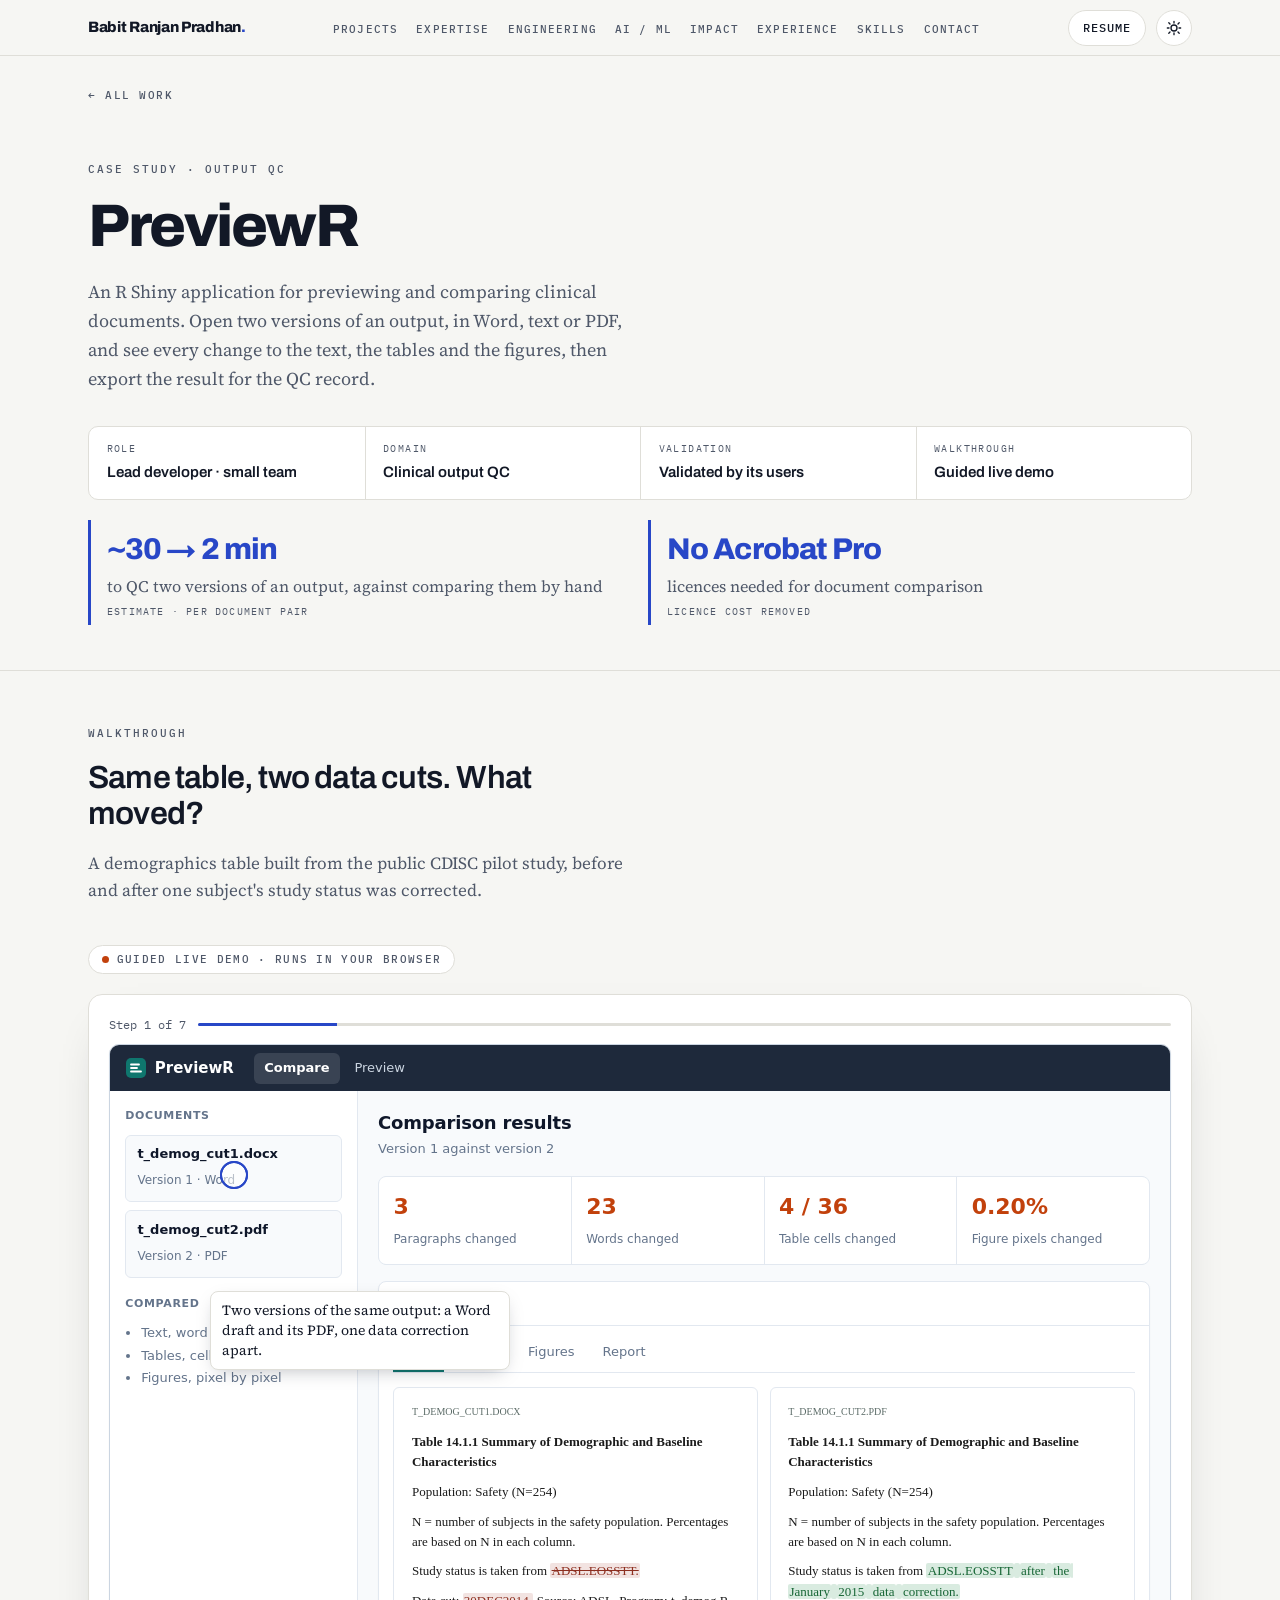
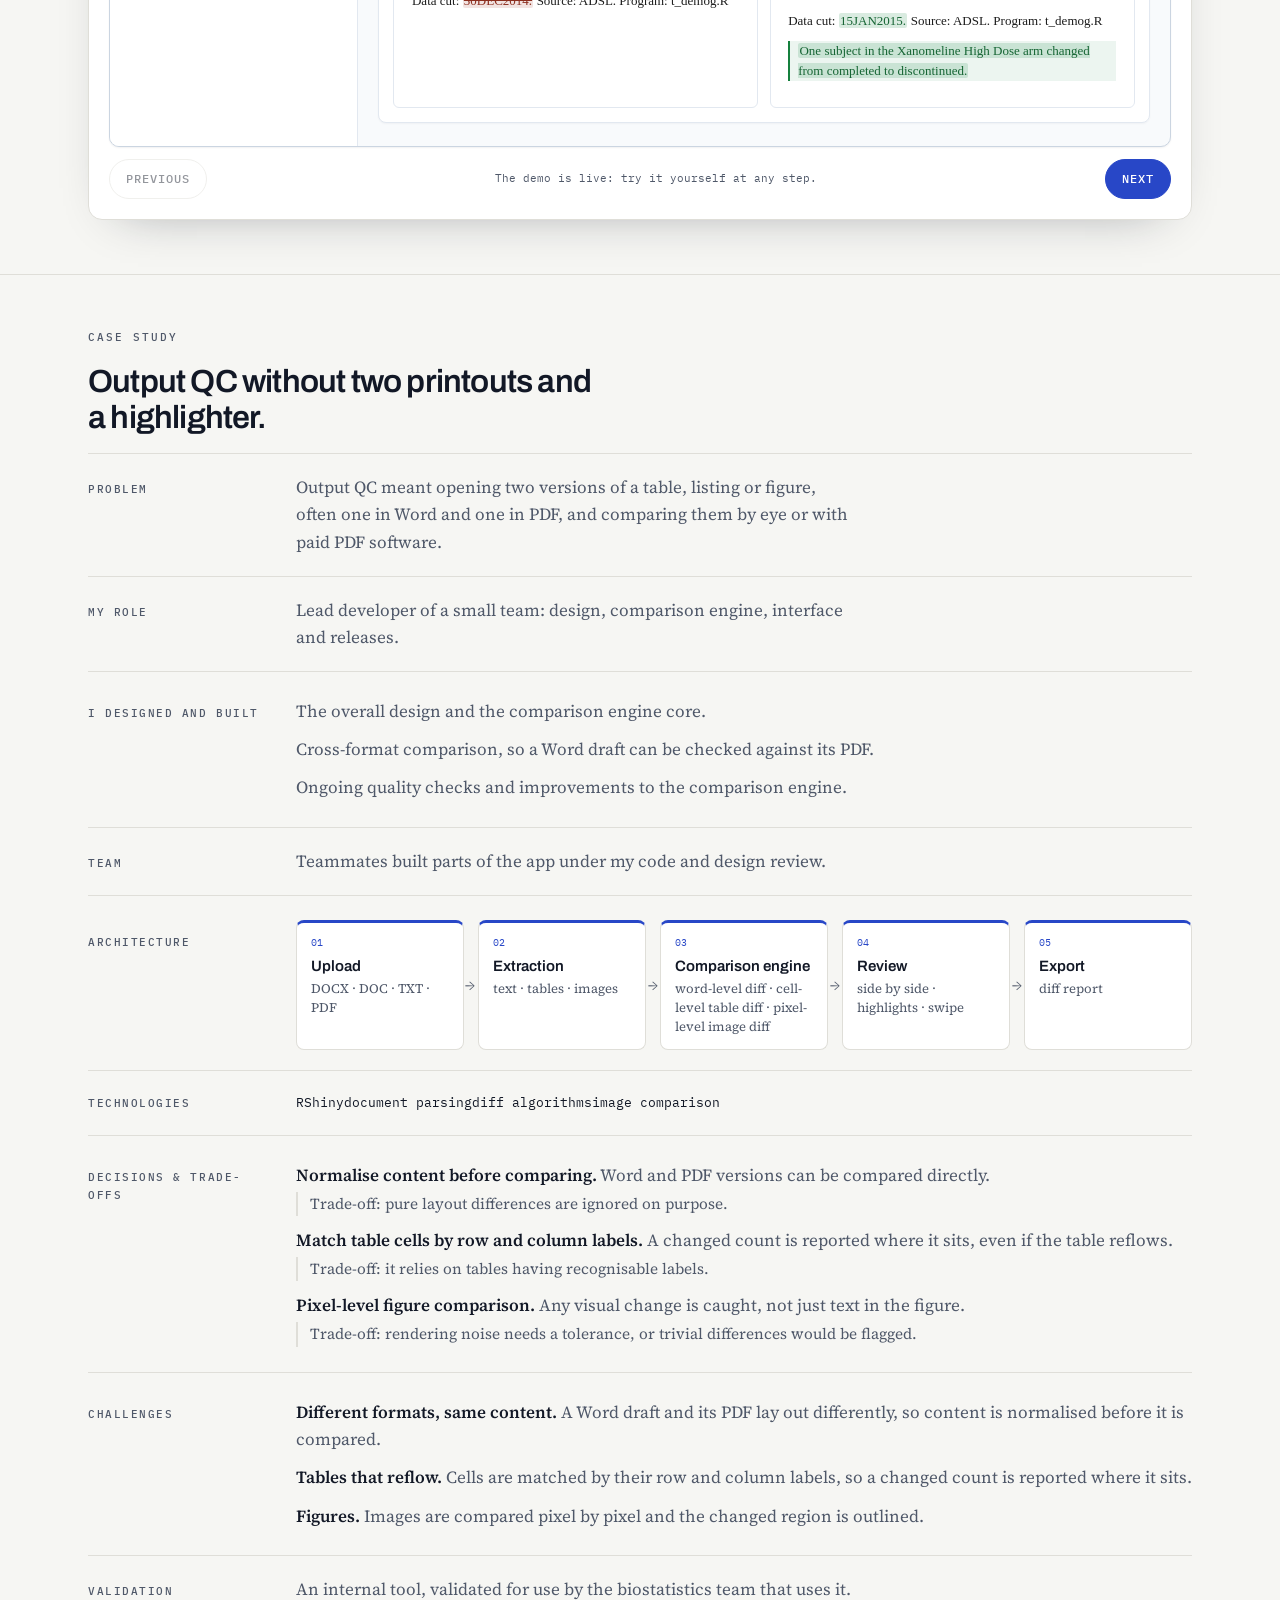
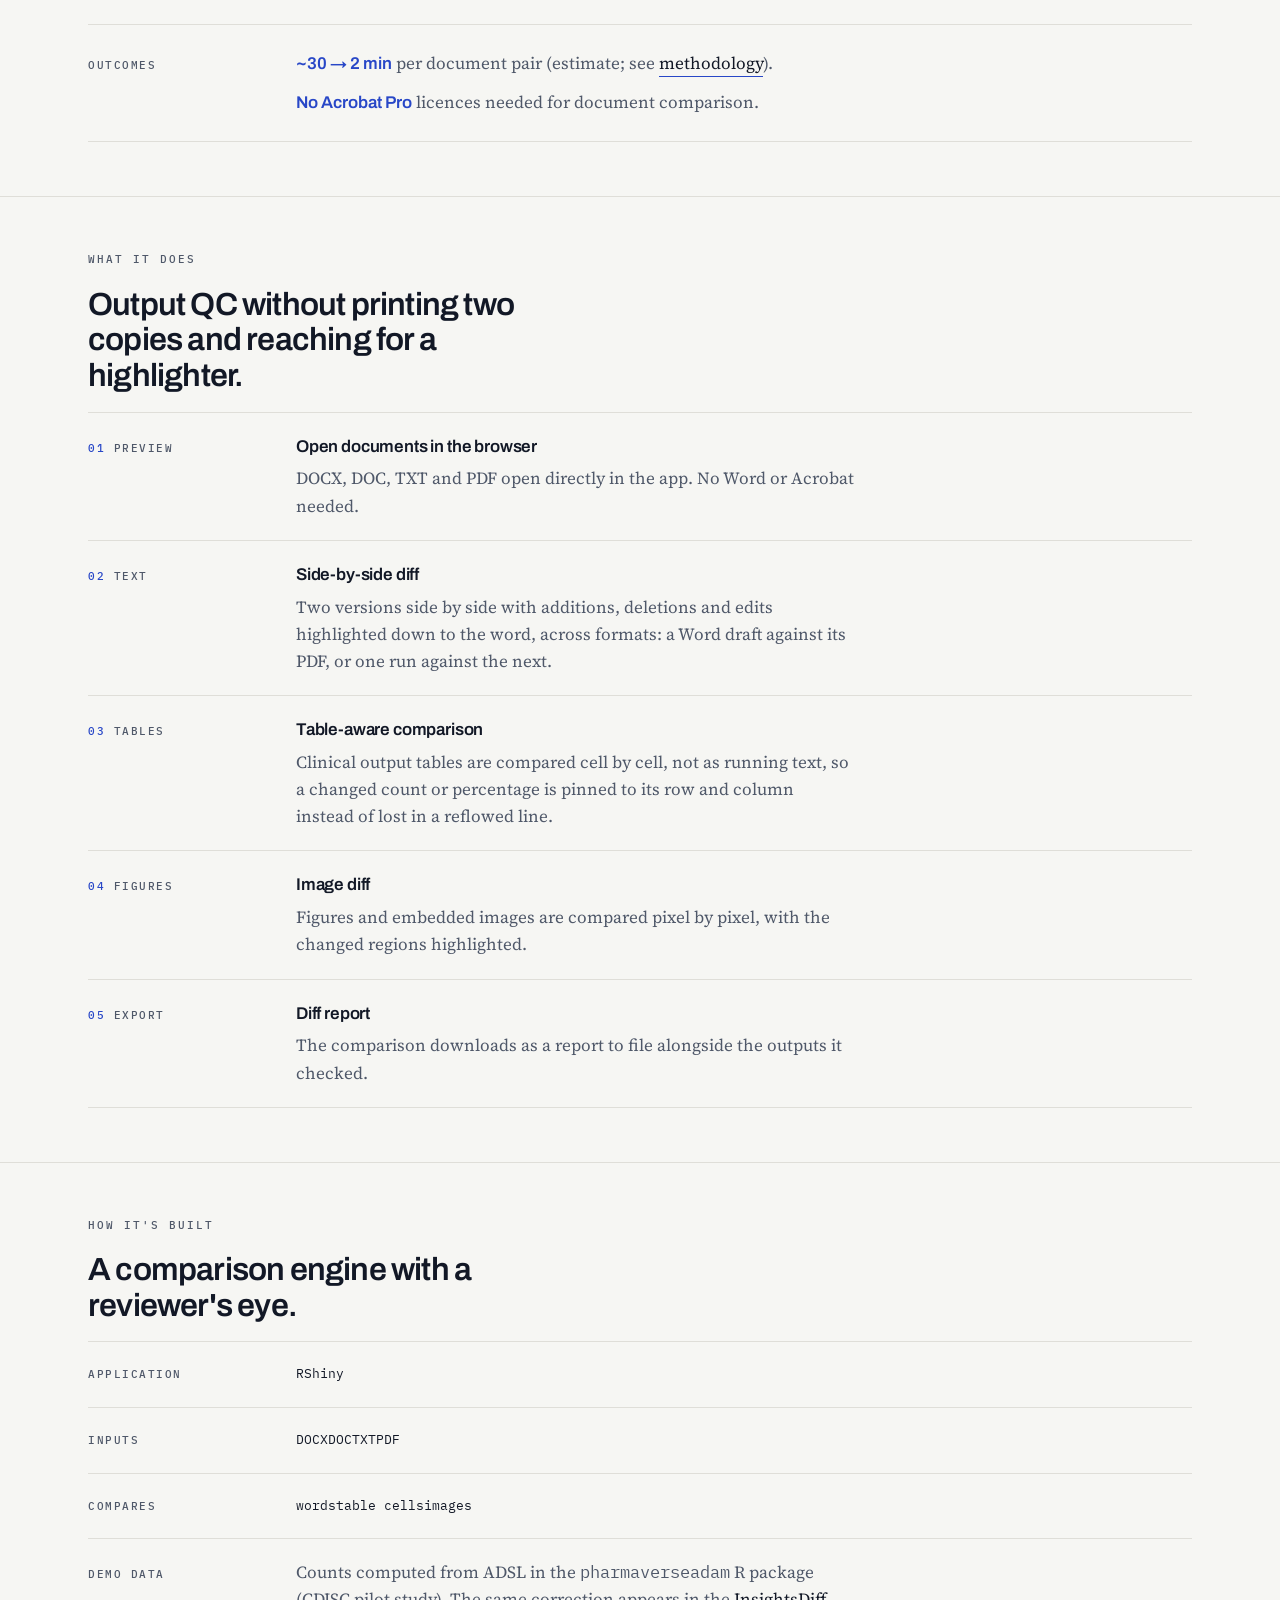
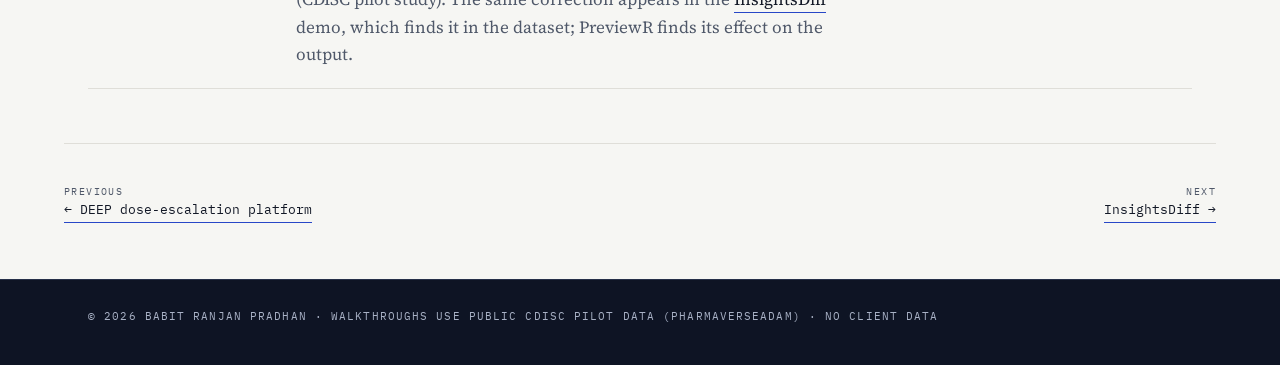
<file: work/previewr/index.html>
<!DOCTYPE html>
<html lang="en">
<head>
<meta charset="utf-8">
<meta name="viewport" content="width=device-width, initial-scale=1">
<title>PreviewR · Babit Ranjan Pradhan</title>
<meta name="description" content="Compare two versions of a clinical output across DOCX, DOC, TXT and PDF: word-level text, cell-level tables and pixel-level figures. Lead developer.">
<meta name="author" content="Babit Ranjan Pradhan">
<link rel="canonical" href="https://babitrp.github.io/work/previewr/">
<meta property="og:type" content="article">
<meta property="og:site_name" content="Babit Ranjan Pradhan">
<meta property="og:title" content="PreviewR · Babit Ranjan Pradhan">
<meta property="og:description" content="Compare two versions of a clinical output across DOCX, DOC, TXT and PDF: word-level text, cell-level tables and pixel-level figures. Lead developer.">
<meta property="og:url" content="https://babitrp.github.io/work/previewr/">
<meta property="og:image" content="https://babitrp.github.io/assets/og/previewr.jpg">
<meta property="og:image:width" content="1200"><meta property="og:image:height" content="630">
<meta property="og:image:alt" content="PreviewR · Babit Ranjan Pradhan">
<meta name="twitter:card" content="summary_large_image">
<meta name="twitter:title" content="PreviewR · Babit Ranjan Pradhan">
<meta name="twitter:description" content="Compare two versions of a clinical output across DOCX, DOC, TXT and PDF: word-level text, cell-level tables and pixel-level figures. Lead developer.">
<meta name="twitter:image" content="https://babitrp.github.io/assets/og/previewr.jpg">
<meta name="theme-color" content="#0E1424">
<link rel="icon" href="data:image/svg+xml,%3Csvg xmlns='http://www.w3.org/2000/svg' viewBox='0 0 32 32'%3E%3Crect width='32' height='32' rx='7' fill='%230E1424'/%3E%3Crect x='7' y='15' width='18' height='2.5' rx='1' fill='%238EA4FF'/%3E%3Crect x='14.75' y='8' width='2.5' height='16' rx='1' fill='%23EEF1F8'/%3E%3C/svg%3E">
<script>try{if(localStorage.getItem("bp-theme")==="dark")document.documentElement.setAttribute("data-theme","dark");}catch(e){}</script>
<script type="application/ld+json">{"@context":"https://schema.org","@type":"CreativeWork","name":"PreviewR","description":"Compare two versions of a clinical output across DOCX, DOC, TXT and PDF: word-level text, cell-level tables and pixel-level figures. Lead developer.","url":"https://babitrp.github.io/work/previewr/","image":"https://babitrp.github.io/assets/og/previewr.jpg","author":{"@type":"Person","name":"Babit Ranjan Pradhan","url":"https://babitrp.github.io/"}}</script>
<link rel="preconnect" href="https://fonts.googleapis.com"><link rel="preconnect" href="https://fonts.gstatic.com" crossorigin><link href="https://fonts.googleapis.com/css2?family=Archivo:wght@600;800&family=Source+Serif+4:opsz,wght@8..60,400;8..60,600&family=IBM+Plex+Mono:wght@400;500&display=swap" rel="stylesheet">
<link rel="stylesheet" href="../../assets/site.css">
</head>
<body data-root="../../">
<div id="progress" aria-hidden="true"><i></i></div>
<a href="#pr-tour" class="skip">Skip to content</a>
<nav class="nav" aria-label="Main">
  <div class="wrap">
    <a class="brand" href="../../">Babit Ranjan Pradhan<span>.</span></a>
    <ul id="navlist"><li><a href="../../#work">Projects</a></li><li><a href="../../#expertise">Expertise</a></li><li><a href="../../#engineering">Engineering</a></li><li><a href="../../#ai">AI / ML</a></li><li><a href="../../#impact">Impact</a></li><li><a href="../../#experience">Experience</a></li><li><a href="../../#skills">Skills</a></li><li><a href="../../#contact">Contact</a></li></ul>
    <div class="nav-r">
      <a class="btn resume" href="../../resume.pdf" download>Resume</a>
      <button class="menu" id="menu" type="button" aria-label="Open menu" aria-expanded="false" aria-controls="navlist">
        <svg viewBox="0 0 24 24" fill="none" stroke="currentColor" stroke-width="2" stroke-linecap="round" aria-hidden="true"><path d="M4 7h16M4 12h16M4 17h16"/></svg></button>
      <button class="theme" id="theme" type="button" aria-label="Switch to dark theme" title="Switch to dark theme">
        <svg class="sun" viewBox="0 0 24 24" fill="none" stroke="currentColor" stroke-width="2" stroke-linecap="round" aria-hidden="true"><circle cx="12" cy="12" r="4.5"/><path d="M12 2v2.5M12 19.5V22M4.2 4.2l1.8 1.8M18 18l1.8 1.8M2 12h2.5M19.5 12H22M4.2 19.8 6 18M18 6l1.8-1.8"/></svg>
        <svg class="moon" viewBox="0 0 24 24" fill="none" stroke="currentColor" stroke-width="2" stroke-linecap="round" stroke-linejoin="round" aria-hidden="true"><path d="M20.5 14.5A8.5 8.5 0 0 1 9.5 3.5a8.5 8.5 0 1 0 11 11z"/></svg>
      </button>
      <a class="btn pri" href="mailto:pradhan.babit@gmail.com">Email me</a>
    </div>
  </div>
</nav>
<main id="main">

<article class="case" id="pr-root" aria-labelledby="pr-h">
  <div class="wrap crumbs"><a href="../../#work">&larr; All work</a></div>
  <header class="wrap case-hero">
    <p class="eyebrow">Case study · Output QC</p>
    <h1 id="pr-h">PreviewR</h1>
    <p class="intro">An R Shiny application for previewing and comparing clinical documents. Open two versions of an output, in Word, text or PDF, and see every change to the text, the tables and the figures, then export the result for the QC record.</p>
    <dl class="cfacts"><div><dt>Role</dt><dd>Lead developer · small team</dd></div><div><dt>Domain</dt><dd>Clinical output QC</dd></div><div><dt>Validation</dt><dd>Validated by its users</dd></div><div><dt>Walkthrough</dt><dd>Guided live demo</dd></div></dl>
    <div class="cimpact" aria-label="Impact"><div><b>~30 → 2 min</b><span>to QC two versions of an output, against comparing them by hand</span><small>Estimate · per document pair</small></div><div><b>No Acrobat Pro</b><span>licences needed for document comparison</span><small>Licence cost removed</small></div></div>
  </header>
  <section aria-labelledby="pr-w-h"><div class="wrap">
    <p class="eyebrow">Walkthrough</p>
    <h2 id="pr-w-h">Same table, two data cuts. What moved?</h2>
    <p class="lede">A demographics table built from the public CDISC pilot study, before and after one subject's study status was corrected.</p>
    <p class="label live"><i></i>Guided live demo · runs in your browser</p>
    <div class="tour" id="pr-tour" data-kind="live" data-p="pr">
  <div class="bar"><span class="count">Step 1 of 1</span><progress max="1" value="0" aria-label="Walkthrough progress"></progress></div>
  <div class="lstage">
    <div class="app" style="--band:#0F766E;--band-soft:color-mix(in srgb,#0F766E 10%,#fff)"><div class="app-bar"><span class="app-brand"><svg viewBox="0 0 20 20" aria-hidden="true"><rect width="20" height="20" rx="5" fill="var(--band)"/><path d="M5 13.5h10M5 10h6M5 6.5h8" stroke="#fff" stroke-width="1.8" stroke-linecap="round"/></svg>PreviewR</span><span class="app-nav" aria-hidden="true"><span class="on">Compare</span><span class="">Preview</span></span><span class="app-right" aria-hidden="true"></span></div><div class="app-body"><div class="app-side">
  <p class="app-sec">Documents</p>
  <div class="files">
    <div class="file"><b id="pr-na"></b><span>Version 1 · Word</span></div>
    <div class="file"><b id="pr-nb"></b><span>Version 2 · PDF</span></div>
  </div>
  <p class="app-sec">Compared</p>
  <ul class="app-list"><li>Text, word by word</li><li>Tables, cell by cell</li><li>Figures, pixel by pixel</li></ul>
  </div><div class="app-main"><div class="app-head"><b>Comparison results</b><span>Version 1 against version 2</span></div>
  <div class="kpis" id="pr-kpis" aria-live="polite"></div>
  <div class="app-card"><div class="app-card-h"><span>Differences</span></div><div class="app-card-b">
    <div class="tabs" role="tablist" aria-label="Comparison views">
      <button role="tab" aria-selected="true" data-t="txt" id="pr-t-txt">Text</button>
      <button role="tab" aria-selected="false" data-t="tbl" id="pr-t-tbl">Tables</button>
      <button role="tab" aria-selected="false" data-t="img" id="pr-t-img">Figures</button>
      <button role="tab" aria-selected="false" data-t="rep" id="pr-t-rep">Report</button>
    </div>
    <div id="pr-pane" role="tabpanel" aria-labelledby="pr-t-txt"></div></div></div></div></div></div>
    <button class="hot" type="button" aria-label=""></button>
    <div class="tip" aria-live="polite" role="status"></div>
  </div>
  <div class="controls">
    <button class="btn" type="button" data-a="prev">Previous</button><span class="hint"></span>
    <button class="btn" type="button" data-a="restart" hidden>Restart</button><button class="btn pri" type="button" data-a="next">Next</button>
  </div>
</div>
    
  </div></section>
  <section aria-labelledby="pr-c-h"><div class="wrap">
    <p class="eyebrow">Case study</p>
    <h2 id="pr-c-h">Output QC without two printouts and a highlighter.</h2>
    <div class="row"><div class="key">Problem</div><div><p>Output QC meant opening two versions of a table, listing or figure, often one in Word and one in PDF, and comparing them by eye or with paid PDF software.</p></div></div><div class="row"><div class="key">My role</div><div><p>Lead developer of a small team: design, comparison engine, interface and releases.</p></div></div><div class="row"><div class="key">I designed and built</div><div><ul class="chal"><li>The overall design and the comparison engine core.</li><li>Cross-format comparison, so a Word draft can be checked against its PDF.</li><li>Ongoing quality checks and improvements to the comparison engine.</li></ul></div></div><div class="row"><div class="key">Team</div><div><p>Teammates built parts of the app under my code and design review.</p></div></div><div class="row"><div class="key">Architecture</div><div><ol class="flow"><li><b>Upload</b><span>DOCX · DOC · TXT · PDF</span></li><li><b>Extraction</b><span>text · tables · images</span></li><li><b>Comparison engine</b><span>word-level diff · cell-level table diff · pixel-level image diff</span></li><li><b>Review</b><span>side by side · highlights · swipe</span></li><li><b>Export</b><span>diff report</span></li></ol></div></div><div class="row"><div class="key">Technologies</div><div><p class="chips"><span>R</span><span>Shiny</span><span>document parsing</span><span>diff algorithms</span><span>image comparison</span></p></div></div><div class="row"><div class="key">Decisions &amp; trade-offs</div><div><ul class="chal"><li><b>Normalise content before comparing.</b> Word and PDF versions can be compared directly. <em class="to">Trade-off: pure layout differences are ignored on purpose.</em></li><li><b>Match table cells by row and column labels.</b> A changed count is reported where it sits, even if the table reflows. <em class="to">Trade-off: it relies on tables having recognisable labels.</em></li><li><b>Pixel-level figure comparison.</b> Any visual change is caught, not just text in the figure. <em class="to">Trade-off: rendering noise needs a tolerance, or trivial differences would be flagged.</em></li></ul></div></div><div class="row"><div class="key">Challenges</div><div><ul class="chal"><li><b>Different formats, same content.</b> A Word draft and its PDF lay out differently, so content is normalised before it is compared.</li><li><b>Tables that reflow.</b> Cells are matched by their row and column labels, so a changed count is reported where it sits.</li><li><b>Figures.</b> Images are compared pixel by pixel and the changed region is outlined.</li></ul></div></div><div class="row"><div class="key">Validation</div><div><p>An internal tool, validated for use by the biostatistics team that uses it.</p></div></div><div class="row"><div class="key">Outcomes</div><div><ul class="outc"><li><b>~30 → 2 min</b> per document pair (estimate; see <a href="../../#method">methodology</a>).</li><li><b>No Acrobat Pro</b> licences needed for document comparison.</li></ul></div></div>
  </div></section>
  <section aria-labelledby="pr-d-h"><div class="wrap">
    <p class="eyebrow">What it does</p>
    <h2 id="pr-d-h">Output QC without printing two copies and reaching for a highlighter.</h2>
    <div class="row"><div class="key"><em>01</em> Preview</div><div><h3>Open documents in the browser</h3>
      <p>DOCX, DOC, TXT and PDF open directly in the app. No Word or Acrobat needed.</p></div></div>
    <div class="row"><div class="key"><em>02</em> Text</div><div><h3>Side-by-side diff</h3>
      <p>Two versions side by side with additions, deletions and edits highlighted down to the word, across formats:
      a Word draft against its PDF, or one run against the next.</p></div></div>
    <div class="row"><div class="key"><em>03</em> Tables</div><div><h3>Table-aware comparison</h3>
      <p>Clinical output tables are compared cell by cell, not as running text, so a changed count or percentage is
      pinned to its row and column instead of lost in a reflowed line.</p></div></div>
    <div class="row"><div class="key"><em>04</em> Figures</div><div><h3>Image diff</h3>
      <p>Figures and embedded images are compared pixel by pixel, with the changed regions highlighted.</p></div></div>
    <div class="row"><div class="key"><em>05</em> Export</div><div><h3>Diff report</h3>
      <p>The comparison downloads as a report to file alongside the outputs it checked.</p></div></div>
  </div></section>
  
  <section aria-labelledby="pr-s-h"><div class="wrap">
    <p class="eyebrow">How it's built</p>
    <h2 id="pr-s-h">A comparison engine with a reviewer's eye.</h2>
    <div class="row"><div class="key">Application</div><p class="chips"><span>R</span><span>Shiny</span></p></div>
    <div class="row"><div class="key">Inputs</div><p class="chips"><span>DOCX</span><span>DOC</span><span>TXT</span><span>PDF</span></p></div>
    <div class="row"><div class="key">Compares</div><p class="chips"><span>words</span><span>table cells</span><span>images</span></p></div>
    <div class="row"><div class="key">Demo data</div><p>Counts computed from ADSL in the <span class="mono">pharmaverseadam</span> R package
      (CDISC pilot study). The same correction appears in the <a href="../insightsdiff/">InsightsDiff</a> demo, which
      finds it in the dataset; PreviewR finds its effect on the output.</p></div>
  </div></section>
  <nav class="wrap pager" aria-label="More case studies">
    <a href="../deep/"><small>Previous</small>&larr; DEEP dose-escalation platform</a>
    <a href="../insightsdiff/" style="text-align:right"><small>Next</small>InsightsDiff &rarr;</a>
  </nav>
</article>
</main>
<footer><div class="wrap"><p>© 2026 Babit Ranjan Pradhan · Walkthroughs use public CDISC pilot data (pharmaverseadam) · No client data</p></div></footer>
<script src="../../assets/site.js" defer></script>
<script>window.__TOURS={"pr":{"reset":[{"tab":"[data-t=\"txt\"]"}],"steps":[{"t":".files","c":"Two versions of the same output: a Word draft and its PDF, one data correction apart."},{"t":"#pr-kpis","c":"PreviewR summarises what changed before you read a line: paragraphs, words, table cells and figure pixels."},{"t":".page ins","pre":[{"tab":"[data-t=\"txt\"]"}],"c":"Text is compared word by word, across formats. Additions in green, deletions struck through."},{"t":"td.cell-chg","pre":[{"tab":"[data-t=\"tbl\"]"}],"c":"Tables are compared cell by cell, so a changed count stays pinned to its row and column."},{"t":"canvas","pre":[{"tab":"[data-t=\"img\"]"},{"tab":".modes [data-m=\"hl\"]"}],"c":"Figures are compared pixel by pixel. The changed bar and its label are outlined."},{"t":"input[type=\"range\"]","pre":[{"tab":"[data-t=\"img\"]"},{"tab":".modes [data-m=\"sw\"]"}],"c":"Swipe between the two versions to see the change in place."},{"t":"#pr-dl","pre":[{"tab":"[data-t=\"rep\"]"}],"c":"Export the comparison as a report to file with the QC record."}]}};</script>

<script type="application/json" id="pr-pdata">{"a":{"name":"t_demog_cut1.docx","paras":["Table 14.1.1 Summary of Demographic and Baseline Characteristics","Population: Safety (N=254)","N = number of subjects in the safety population. Percentages are based on N in each column.","Study status is taken from ADSL.EOSSTT.","Data cut: 30DEC2014. Source: ADSL. Program: t_demog.R"],"cols":["","Placebo (N=86)","Xanomeline Low Dose (N=96)","Xanomeline High Dose (N=72)","Total (N=254)"],"rows":[["n","86","96","72","254"],["Age (years), mean (SD)","75.2 (8.59)","76.0 (8.11)","73.8 (7.94)","75.1 (8.25)"],["Age (years), median","76.0","78.0","75.5","77.0"],["Age group 18-64, n (%)","14 (16.3)","8 (8.3)","11 (15.3)","33 (13.0)"],["Age group >64, n (%)","72 (83.7)","88 (91.7)","61 (84.7)","221 (87.0)"],["Sex: Female, n (%)","53 (61.6)","55 (57.3)","35 (48.6)","143 (56.3)"],["Sex: Male, n (%)","33 (38.4)","41 (42.7)","37 (51.4)","111 (43.7)"],["Study status: Completed, n (%)","58 (67.4)","25 (26.0)","27 (37.5)","110 (43.3)"],["Study status: Discontinued, n (%)","28 (32.6)","71 (74.0)","45 (62.5)","144 (56.7)"]],"fig":[67.4,26.0,37.5]},"b":{"name":"t_demog_cut2.pdf","paras":["Table 14.1.1 Summary of Demographic and Baseline Characteristics","Population: Safety (N=254)","N = number of subjects in the safety population. Percentages are based on N in each column.","Study status is taken from ADSL.EOSSTT after the January 2015 data correction.","Data cut: 15JAN2015. Source: ADSL. Program: t_demog.R","One subject in the Xanomeline High Dose arm changed from completed to discontinued."],"cols":["","Placebo (N=86)","Xanomeline Low Dose (N=96)","Xanomeline High Dose (N=72)","Total (N=254)"],"rows":[["n","86","96","72","254"],["Age (years), mean (SD)","75.2 (8.59)","76.0 (8.11)","73.8 (7.94)","75.1 (8.25)"],["Age (years), median","76.0","78.0","75.5","77.0"],["Age group 18-64, n (%)","14 (16.3)","8 (8.3)","11 (15.3)","33 (13.0)"],["Age group >64, n (%)","72 (83.7)","88 (91.7)","61 (84.7)","221 (87.0)"],["Sex: Female, n (%)","53 (61.6)","55 (57.3)","35 (48.6)","143 (56.3)"],["Sex: Male, n (%)","33 (38.4)","41 (42.7)","37 (51.4)","111 (43.7)"],["Study status: Completed, n (%)","58 (67.4)","25 (26.0)","26 (36.1)","109 (42.9)"],["Study status: Discontinued, n (%)","28 (32.6)","71 (74.0)","46 (63.9)","145 (57.1)"]],"fig":[67.4,26.0,36.1]}}</script>
<script>
(function(){
"use strict";var ROOT=document.getElementById("pr-root");
var D=JSON.parse(document.getElementById("pr-pdata").textContent),$=function(s){return ROOT.querySelector(s);};
var esc=function(s){return String(s).replace(/[&<>"]/g,function(c){return{"&":"&amp;","<":"&lt;",">":"&gt;",'"':"&quot;"}[c];});};
var tab="txt",mode="hl",pix=null;
$("#pr-na").textContent=D.a.name;$("#pr-nb").textContent=D.b.name;

function lcs(a,b){var n=a.length,m=b.length,t=[];for(var i=0;i<=n;i++){t.push(new Array(m+1).fill(0));}
  for(i=n-1;i>=0;i--)for(var j=m-1;j>=0;j--)t[i][j]=a[i]===b[j]?t[i+1][j+1]+1:Math.max(t[i+1][j],t[i][j+1]);
  var o=[];i=0;j=0;while(i<n&&j<m){if(a[i]===b[j]){o.push([0,a[i]]);i++;j++;}else if(t[i+1][j]>=t[i][j+1])o.push([-1,a[i++]]);else o.push([1,b[j++]]);}
  while(i<n)o.push([-1,a[i++]]);while(j<m)o.push([1,b[j++]]);return o;}
function words(s){return s.split(/(\s+)/).filter(function(x){return x.length;});}

// paragraph alignment, then word diff inside changed pairs
var pa=lcs(D.a.paras,D.b.paras),pairs=[],k=0;
while(k<pa.length){if(pa[k][0]===0){pairs.push({s:"same",a:pa[k][1],b:pa[k][1]});k++;continue;}
  var dl=[],ad=[];while(k<pa.length&&pa[k][0]!==0){(pa[k][0]<0?dl:ad).push(pa[k][1]);k++;}
  for(var q=0;q<Math.max(dl.length,ad.length);q++){
    if(q<dl.length&&q<ad.length)pairs.push({s:"chg",a:dl[q],b:ad[q]});else if(q<dl.length)pairs.push({s:"del",a:dl[q]});else pairs.push({s:"add",b:ad[q]});}}
var cells=[];D.b.rows.forEach(function(r,i){r.forEach(function(c,j){if(c!==D.a.rows[i][j])cells.push([i,j]);});});
var nWords=0;pairs.forEach(function(p){if(p.s==="chg")lcs(words(p.a),words(p.b)).forEach(function(w){if(w[0]!==0&&w[1].trim())nWords++;});
  else if(p.s!=="same")nWords+=words(p.a||p.b).filter(function(w){return w.trim();}).length;});

function draw(c,vals){var x=c.getContext("2d"),W=c.width,H=c.height;x.fillStyle="#fff";x.fillRect(0,0,W,H);
  x.fillStyle="#1b1b1b";x.font="600 15px Georgia,serif";x.fillText("Figure 14.1.1 Study completion by treatment arm (%)",24,30);
  var L=70,B=H-56,T=60,ph=B-T,labs=["Placebo","Xanomeline Low Dose","Xanomeline High Dose"];
  x.strokeStyle="#d5dbd6";x.lineWidth=1;x.font="12px monospace";x.fillStyle="#5b6b67";
  for(var g=0;g<=4;g++){var y=B-ph*g/4;x.beginPath();x.moveTo(L,y+.5);x.lineTo(W-24,y+.5);x.stroke();x.fillText(g*25+"",L-30,y+4);}
  var gw=(W-L-24)/3;vals.forEach(function(v,i){var bh=ph*v/100,bx=L+gw*i+gw*.28,bw=gw*.44;
    x.fillStyle="#2847C7";x.fillRect(bx,B-bh,bw,bh);x.fillStyle="#1b1b1b";x.font="13px monospace";x.textAlign="center";
    x.fillText(v.toFixed(1),bx+bw/2,B-bh-8);x.fillStyle="#5b6b67";x.font="12px monospace";x.fillText(labs[i],bx+bw/2,B+20);x.textAlign="left";});}
function off(vals){var c=document.createElement("canvas");c.width=760;c.height=360;draw(c,vals);return c;}
var ca=off(D.a.fig),cb=off(D.b.fig);
(function(){var A=ca.getContext("2d").getImageData(0,0,760,360).data,Bd=cb.getContext("2d").getImageData(0,0,760,360).data,n=0,
  x0=1e9,y0=1e9,x1=-1,y1=-1,mask=new Uint8Array(760*360);
  for(var i=0;i<A.length;i+=4){if(Math.abs(A[i]-Bd[i])+Math.abs(A[i+1]-Bd[i+1])+Math.abs(A[i+2]-Bd[i+2])>48){
    var p=i/4,px=p%760,py=(p/760)|0;mask[p]=1;n++;x0=Math.min(x0,px);y0=Math.min(y0,py);x1=Math.max(x1,px);y1=Math.max(y1,py);}}
  pix={n:n,box:[x0,y0,x1,y1],mask:mask};})();

$("#pr-kpis").innerHTML=[["Paragraphs changed",pairs.filter(function(p){return p.s!=="same";}).length],["Words changed",nWords],
  ["Table cells changed",cells.length+" / "+(D.b.rows.length*(D.b.cols.length-1))],["Figure pixels changed",(100*pix.n/(760*360)).toFixed(2)+"%"]]
  .map(function(k){return'<div class="warn"><b>'+k[1]+'</b><span>'+k[0]+'</span></div>';}).join("");

function txt(){var L="",R="";pairs.forEach(function(p,i){var t=i===0?' class="t"':"";
  if(p.s==="same"){L+="<p"+t+">"+esc(p.a)+"</p>";R+="<p"+t+">"+esc(p.b)+"</p>";}
  else if(p.s==="add"){R+='<p class="new"><ins>'+esc(p.b)+"</ins></p>";}
  else if(p.s==="del"){L+='<p class="gone"><del>'+esc(p.a)+"</del></p>";}
  else{var l="",r="";lcs(words(p.a),words(p.b)).forEach(function(w){if(w[0]===0){l+=esc(w[1]);r+=esc(w[1]);}
    else if(w[0]<0)l+="<del>"+esc(w[1])+"</del>";else r+="<ins>"+esc(w[1])+"</ins>";});L+="<p"+t+">"+l+"</p>";R+="<p"+t+">"+r+"</p>";}});
  return'<div class="sbs"><div class="page"><h4>'+esc(D.a.name)+'</h4>'+L+'</div><div class="page"><h4>'+esc(D.b.name)+'</h4>'+R+'</div></div>';}

function tbl(){var h='<p class="dsum">'+cells.length+' cells differ. Rows and columns are matched by their labels, so a change is reported at its position in the table.</p><div class="tbl-wrap"><table class="dt"><thead><tr>'+
  D.b.cols.map(function(c){return'<th scope="col">'+esc(c)+'</th>';}).join("")+'</tr></thead><tbody>';
  D.b.rows.forEach(function(r,i){h+="<tr>";r.forEach(function(c,j){var o=D.a.rows[i][j];
    if(j===0)h+='<th scope="row">'+esc(c)+'</th>';
    else if(c!==o)h+='<td class="cell-chg"><span class="old">'+esc(o)+'</span><span class="new">'+esc(c)+'</span></td>';
    else h+="<td>"+esc(c)+"</td>";});h+="</tr>";});return h+"</tbody></table></div>";}

function img(){var h='<div class="modes" role="group" aria-label="Figure view">'+[["sbs","Side by side"],["hl","Highlight changes"],["sw","Swipe"]]
  .map(function(m){return'<button class="btn" type="button" data-m="'+m[0]+'" aria-pressed="'+(mode===m[0])+'">'+m[1]+'</button>';}).join("")+'</div>';
  if(mode==="sbs")h+='<div class="sbs"><div><p class="dsum">Version 1</p><canvas id="pr-c1" width="760" height="360" aria-label="Figure, version 1"></canvas></div><div><p class="dsum">Version 2</p><canvas id="pr-c2" width="760" height="360" aria-label="Figure, version 2"></canvas></div></div>';
  else if(mode==="hl")h+='<p class="dsum">'+pix.n.toLocaleString()+' pixels differ, inside the outlined region. Changed pixels are shown in red over version 2.</p><canvas id="pr-c3" width="760" height="360" aria-label="Figure with changed pixels highlighted"></canvas>';
  else h+='<div class="swipe"><canvas id="pr-c4" width="760" height="360" aria-label="Figure swipe comparison"></canvas><input id="pr-sl" type="range" min="0" max="760" value="380" aria-label="Swipe position: version 1 on the left, version 2 on the right"></div>';
  return h;}
function imgPaint(){
  if(mode==="sbs"){$("#pr-c1").getContext("2d").drawImage(ca,0,0);$("#pr-c2").getContext("2d").drawImage(cb,0,0);}
  else if(mode==="hl"){var c=$("#pr-c3"),x=c.getContext("2d");x.globalAlpha=.35;x.drawImage(cb,0,0);x.globalAlpha=1;
    var im=x.getImageData(0,0,760,360);for(var p=0;p<pix.mask.length;p++)if(pix.mask[p]){im.data[p*4]=200;im.data[p*4+1]=40;im.data[p*4+2]=30;im.data[p*4+3]=255;}
    x.putImageData(im,0,0);var b=pix.box;x.strokeStyle="#C2410C";x.lineWidth=2;x.setLineDash([6,4]);x.strokeRect(b[0]-8,b[1]-8,b[2]-b[0]+16,b[3]-b[1]+16);}
  else{var paint=function(){var v=+$("#pr-sl").value,c=$("#pr-c4"),x=c.getContext("2d");x.drawImage(cb,0,0);
      x.drawImage(ca,0,0,v,360,0,0,v,360);x.strokeStyle="#C2410C";x.lineWidth=2;x.beginPath();x.moveTo(v,0);x.lineTo(v,360);x.stroke();};
    $("#pr-sl").addEventListener("input",paint);paint();}}

function rep(){return'<p class="dsum">The report lists every change found, by section, with both versions\' file names.</p><button class="btn pri" type="button" id="pr-dl">Download diff report (HTML)</button>';}
function report(){var r="<!doctype html><meta charset=utf-8><title>Diff report</title><style>body{font:14px Georgia,serif;max-width:52rem;margin:2rem auto;padding:0 1rem}"+
  "table{border-collapse:collapse}td,th{border:1px solid #ccc;padding:4px 8px;text-align:left}ins{background:#d6ece9;text-decoration:none}del{background:#f3dad5}</style>"+
  "<h1>Comparison report</h1><p>Version 1: "+esc(D.a.name)+"<br>Version 2: "+esc(D.b.name)+"</p><h2>Text</h2><ul>";
  pairs.forEach(function(p){if(p.s==="chg")r+="<li><del>"+esc(p.a)+"</del><br><ins>"+esc(p.b)+"</ins></li>";else if(p.s==="add")r+="<li>Added: <ins>"+esc(p.b)+"</ins></li>";else if(p.s==="del")r+="<li>Removed: <del>"+esc(p.a)+"</del></li>";});
  r+="</ul><h2>Tables</h2><table><tr><th>Row</th><th>Column</th><th>Version 1</th><th>Version 2</th></tr>";
  cells.forEach(function(c){r+="<tr><td>"+esc(D.b.rows[c[0]][0])+"</td><td>"+esc(D.b.cols[c[1]])+"</td><td>"+esc(D.a.rows[c[0]][c[1]])+"</td><td>"+esc(D.b.rows[c[0]][c[1]])+"</td></tr>";});
  r+="</table><h2>Figures</h2><p>Figure 14.1.1: "+pix.n+" pixels differ.</p>";
  var u=URL.createObjectURL(new Blob([r],{type:"text/html"})),a=document.createElement("a");a.href=u;a.download="t_demog_diff_report.html";
  document.body.appendChild(a);a.click();a.remove();setTimeout(function(){URL.revokeObjectURL(u);},1000);}

function render(){var p=$("#pr-pane");
  if(tab==="txt")p.innerHTML=txt();else if(tab==="tbl")p.innerHTML=tbl();
  else if(tab==="img"){p.innerHTML=img();imgPaint();p.querySelectorAll(".modes .btn").forEach(function(b){b.addEventListener("click",function(){mode=b.dataset.m;render();});});}
  else{p.innerHTML=rep();$("#pr-dl").addEventListener("click",report);}}
[].forEach.call(ROOT.querySelectorAll(".tabs button"),function(b){b.addEventListener("click",function(){
  tab=b.dataset.t;[].forEach.call(ROOT.querySelectorAll(".tabs button"),function(o){o.setAttribute("aria-selected",o===b);});
  $("#pr-pane").setAttribute("aria-labelledby",b.id);render();});});
render();
})();
</script>

</body>
</html>
</file>
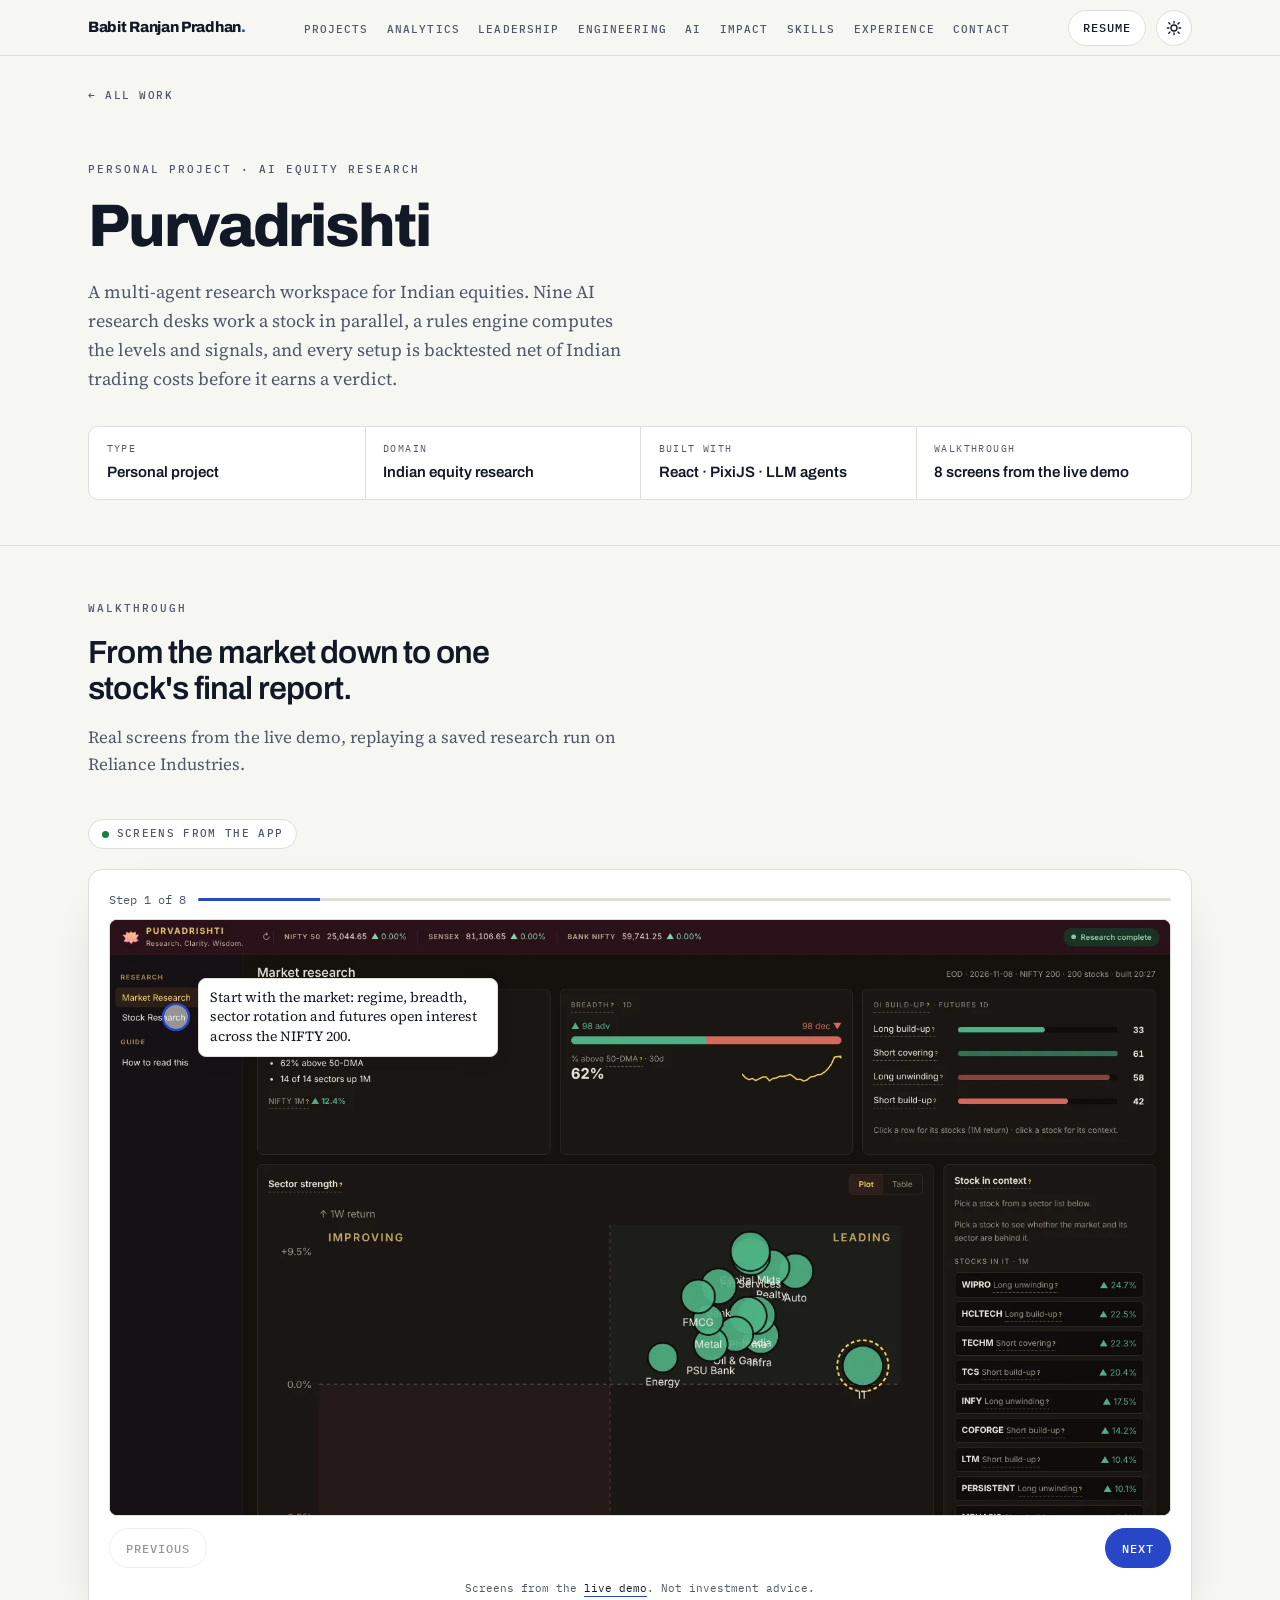
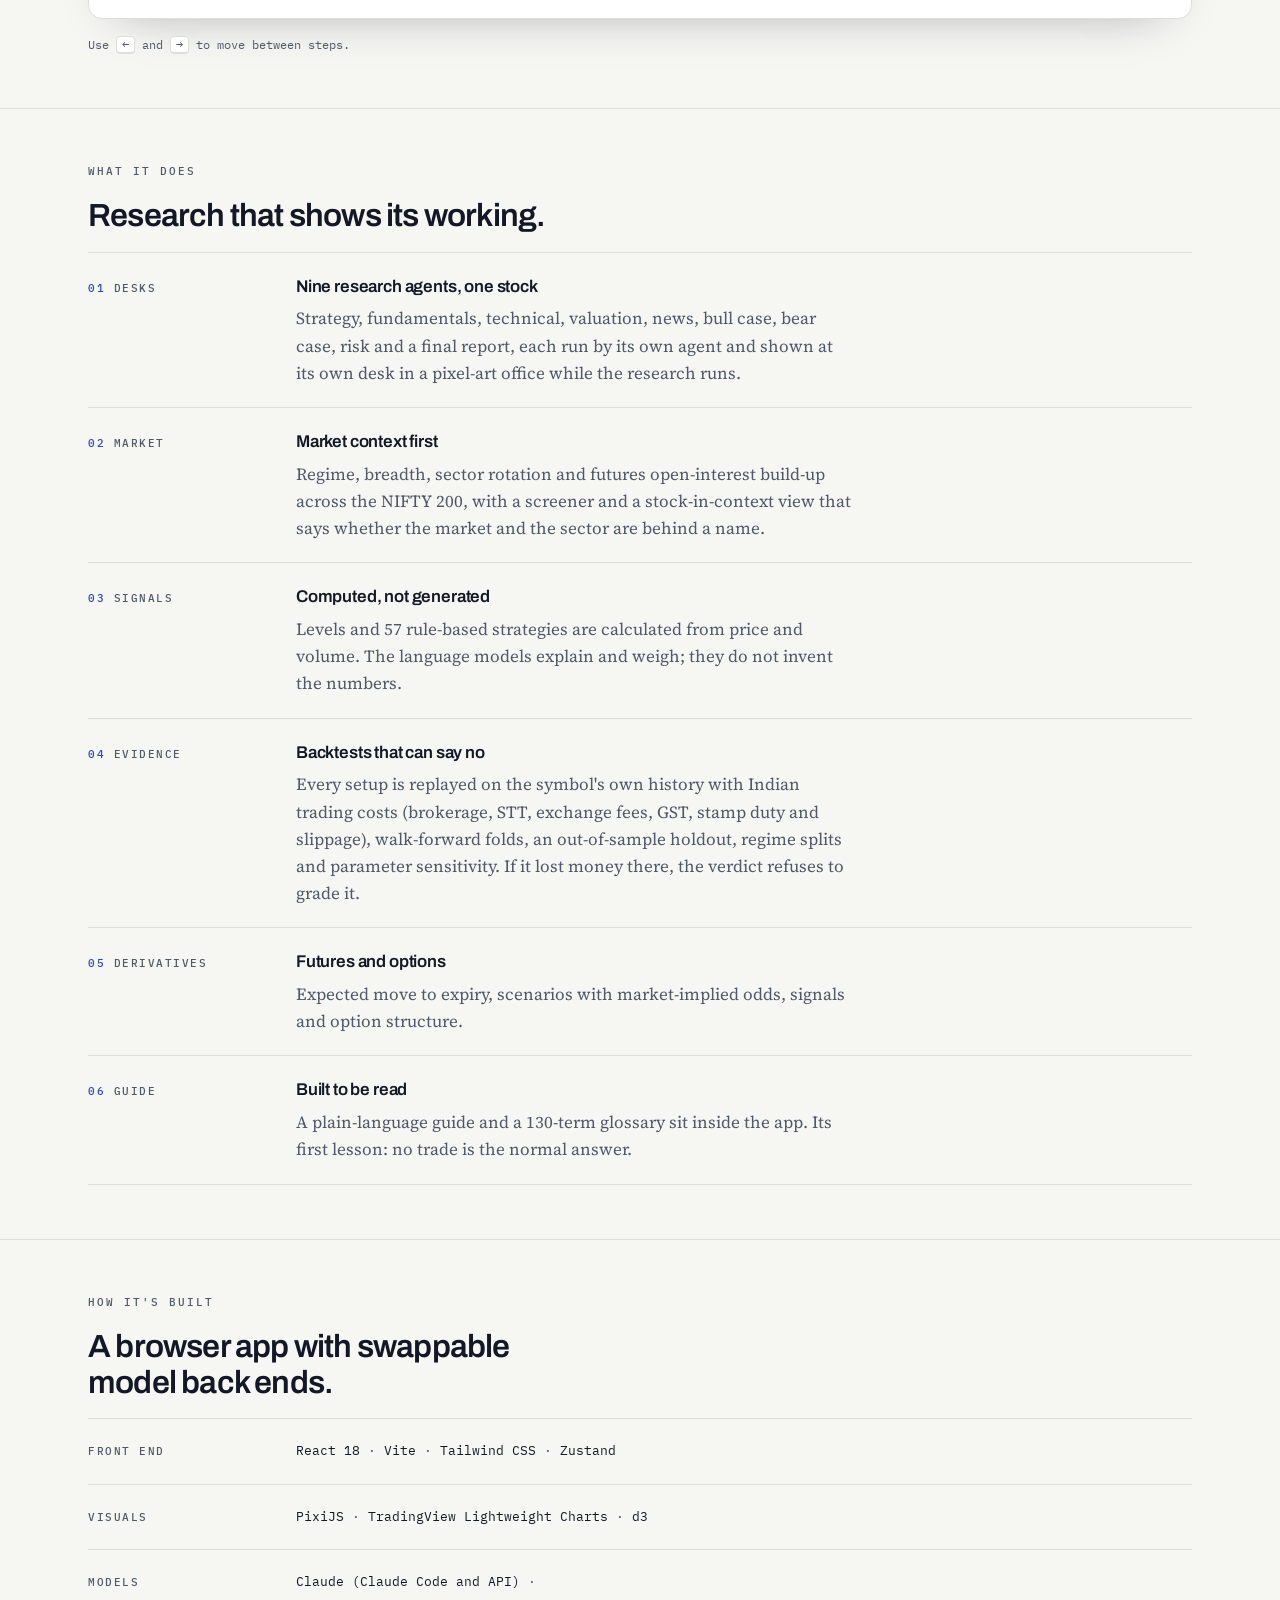
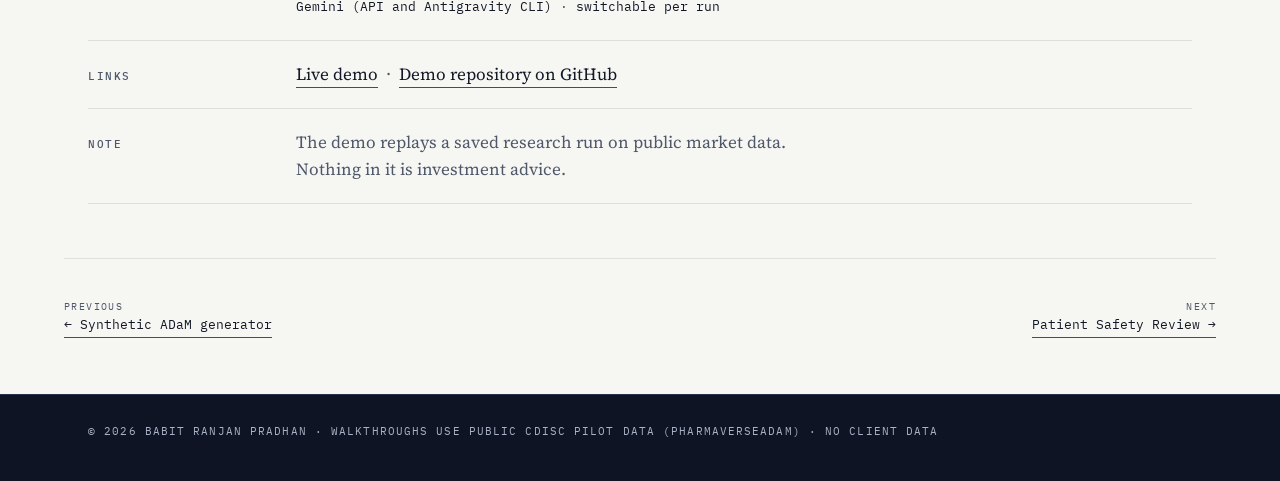
<file: work/purvadrishti/index.html>
<!DOCTYPE html>
<html lang="en">
<head>
<meta charset="utf-8">
<meta name="viewport" content="width=device-width, initial-scale=1">
<title>Purvadrishti · Babit Ranjan Pradhan</title>
<meta name="description" content="Personal project: multi-agent AI research workspace for Indian equities, with a rules engine and cost-aware backtests.">
<meta name="author" content="Babit Ranjan Pradhan">
<link rel="canonical" href="https://babitrp.github.io/work/purvadrishti/">
<meta property="og:type" content="article">
<meta property="og:site_name" content="Babit Ranjan Pradhan">
<meta property="og:title" content="Purvadrishti · Babit Ranjan Pradhan">
<meta property="og:description" content="Personal project: multi-agent AI research workspace for Indian equities, with a rules engine and cost-aware backtests.">
<meta property="og:url" content="https://babitrp.github.io/work/purvadrishti/">
<meta property="og:image" content="https://babitrp.github.io/assets/og/purvadrishti.jpg">
<meta property="og:image:width" content="1200"><meta property="og:image:height" content="630">
<meta property="og:image:alt" content="Purvadrishti · Babit Ranjan Pradhan">
<meta name="twitter:card" content="summary_large_image">
<meta name="twitter:title" content="Purvadrishti · Babit Ranjan Pradhan">
<meta name="twitter:description" content="Personal project: multi-agent AI research workspace for Indian equities, with a rules engine and cost-aware backtests.">
<meta name="twitter:image" content="https://babitrp.github.io/assets/og/purvadrishti.jpg">
<meta name="theme-color" content="#0E1424">
<link rel="icon" href="data:image/svg+xml,%3Csvg xmlns='http://www.w3.org/2000/svg' viewBox='0 0 32 32'%3E%3Crect width='32' height='32' rx='7' fill='%230E1424'/%3E%3Crect x='7' y='15' width='18' height='2.5' rx='1' fill='%238EA4FF'/%3E%3Crect x='14.75' y='8' width='2.5' height='16' rx='1' fill='%23EEF1F8'/%3E%3C/svg%3E">
<script>try{if(localStorage.getItem("bp-theme")==="dark")document.documentElement.setAttribute("data-theme","dark");}catch(e){}</script>
<script type="application/ld+json">{"@context":"https://schema.org","@type":"CreativeWork","name":"Purvadrishti","description":"Personal project: multi-agent AI research workspace for Indian equities, with a rules engine and cost-aware backtests.","url":"https://babitrp.github.io/work/purvadrishti/","image":"https://babitrp.github.io/assets/og/purvadrishti.jpg","author":{"@type":"Person","name":"Babit Ranjan Pradhan","url":"https://babitrp.github.io/"}}</script>
<link rel="preconnect" href="https://fonts.googleapis.com"><link rel="preconnect" href="https://fonts.gstatic.com" crossorigin><link href="https://fonts.googleapis.com/css2?family=Archivo:wght@600;800&family=Source+Serif+4:opsz,wght@8..60,400;8..60,600&family=IBM+Plex+Mono:wght@400;500&display=swap" rel="stylesheet">
<link rel="stylesheet" href="../../assets/site.css">
</head>
<body data-root="../../">
<div id="progress" aria-hidden="true"><i></i></div>
<a href="#nv-tour" class="skip">Skip to content</a>
<nav class="nav" aria-label="Main">
  <div class="wrap">
    <a class="brand" href="../../">Babit Ranjan Pradhan<span>.</span></a>
    <ul id="navlist"><li><a href="../../#work">Projects</a></li><li><a href="../../#analytics">Analytics</a></li><li><a href="../../#leadership">Leadership</a></li><li><a href="../../#engineering">Engineering</a></li><li><a href="../../#ai">AI</a></li><li><a href="../../#impact">Impact</a></li><li><a href="../../#skills">Skills</a></li><li><a href="../../#experience">Experience</a></li><li><a href="../../#contact">Contact</a></li></ul>
    <div class="nav-r">
      <a class="btn resume" href="../../resume.pdf" download>Resume</a>
      <button class="menu" id="menu" type="button" aria-label="Open menu" aria-expanded="false" aria-controls="navlist">
        <svg viewBox="0 0 24 24" fill="none" stroke="currentColor" stroke-width="2" stroke-linecap="round" aria-hidden="true"><path d="M4 7h16M4 12h16M4 17h16"/></svg></button>
      <button class="theme" id="theme" type="button" aria-label="Switch to dark theme" title="Switch to dark theme">
        <svg class="sun" viewBox="0 0 24 24" fill="none" stroke="currentColor" stroke-width="2" stroke-linecap="round" aria-hidden="true"><circle cx="12" cy="12" r="4.5"/><path d="M12 2v2.5M12 19.5V22M4.2 4.2l1.8 1.8M18 18l1.8 1.8M2 12h2.5M19.5 12H22M4.2 19.8 6 18M18 6l1.8-1.8"/></svg>
        <svg class="moon" viewBox="0 0 24 24" fill="none" stroke="currentColor" stroke-width="2" stroke-linecap="round" stroke-linejoin="round" aria-hidden="true"><path d="M20.5 14.5A8.5 8.5 0 0 1 9.5 3.5a8.5 8.5 0 1 0 11 11z"/></svg>
      </button>
      <a class="btn pri" href="mailto:pradhan.babit@gmail.com">Email me</a>
    </div>
  </div>
</nav>
<main id="main">

<article class="case" id="nv-root" aria-labelledby="nv-h">
  <div class="wrap crumbs"><a href="../../#work">&larr; All work</a></div>
  <header class="wrap case-hero">
    <p class="eyebrow">Personal project · AI equity research</p>
    <h1 id="nv-h">Purvadrishti</h1>
    <p class="intro">A multi-agent research workspace for Indian equities. Nine AI research desks work a stock in parallel, a rules engine computes the levels and signals, and every setup is backtested net of Indian trading costs before it earns a verdict.</p>
    <dl class="cfacts"><div><dt>Type</dt><dd>Personal project</dd></div><div><dt>Domain</dt><dd>Indian equity research</dd></div><div><dt>Built with</dt><dd>React · PixiJS · LLM agents</dd></div><div><dt>Walkthrough</dt><dd>8 screens from the live demo</dd></div></dl>
    
    
  </header>
  
  <section aria-labelledby="nv-w-h"><div class="wrap">
    <p class="eyebrow">Walkthrough</p>
    <h2 id="nv-w-h">From the market down to one stock's final report.</h2>
    <p class="lede">Real screens from the live demo, replaying a saved research run on Reliance Industries.</p>
    <p class="label"><i></i>Screens from the app</p>
    <div class="tour" id="nv-tour" data-kind="img" data-src="nv-data">
  <div class="bar"><span class="count">Step 1 of 1</span><progress max="1" value="0" aria-label="Walkthrough progress"></progress></div>
  <div class="stage dark">
    <img alt="" decoding="async"><img alt="" decoding="async">
    <button class="hot" type="button" aria-label=""></button>
    <div class="tip" aria-live="polite" role="status"></div>
  </div>
  <div class="controls">
    <button class="btn" type="button" data-a="prev">Previous</button><span class="hint"></span>
    <button class="btn" type="button" data-a="restart" hidden>Restart</button><button class="btn pri" type="button" data-a="next">Next</button>
  </div>
  <p class="foot">Screens from the <a href="https://babitrp.github.io/nivesh-demo/" target="_blank" rel="noopener">live demo</a>. Not investment advice.</p>
</div>
    <p class="note"><span class="kbdnote">Use <kbd>&larr;</kbd> and <kbd>&rarr;</kbd> to move between steps.</span></p>
  </div></section>
  
  <section aria-labelledby="nv-d-h"><div class="wrap">
    <p class="eyebrow">What it does</p>
    <h2 id="nv-d-h">Research that shows its working.</h2>
    <div class="row"><div class="key"><em>01</em> Desks</div><div><h3>Nine research agents, one stock</h3>
  <p>Strategy, fundamentals, technical, valuation, news, bull case, bear case, risk and a final report, each run by its own
  agent and shown at its own desk in a pixel-art office while the research runs.</p></div></div>
<div class="row"><div class="key"><em>02</em> Market</div><div><h3>Market context first</h3>
  <p>Regime, breadth, sector rotation and futures open-interest build-up across the NIFTY 200, with a screener and a
  stock-in-context view that says whether the market and the sector are behind a name.</p></div></div>
<div class="row"><div class="key"><em>03</em> Signals</div><div><h3>Computed, not generated</h3>
  <p>Levels and 57 rule-based strategies are calculated from price and volume. The language models explain and weigh;
  they do not invent the numbers.</p></div></div>
<div class="row"><div class="key"><em>04</em> Evidence</div><div><h3>Backtests that can say no</h3>
  <p>Every setup is replayed on the symbol's own history with Indian trading costs (brokerage, STT, exchange fees, GST,
  stamp duty and slippage), walk-forward folds, an out-of-sample holdout, regime splits and parameter sensitivity.
  If it lost money there, the verdict refuses to grade it.</p></div></div>
<div class="row"><div class="key"><em>05</em> Derivatives</div><div><h3>Futures and options</h3>
  <p>Expected move to expiry, scenarios with market-implied odds, signals and option structure.</p></div></div>
<div class="row"><div class="key"><em>06</em> Guide</div><div><h3>Built to be read</h3>
  <p>A plain-language guide and a 130-term glossary sit inside the app. Its first lesson: no trade is the normal answer.</p></div></div>
  </div></section>
  
  <section aria-labelledby="nv-s-h"><div class="wrap">
    <p class="eyebrow">How it's built</p>
    <h2 id="nv-s-h">A browser app with swappable model back ends.</h2>
    <div class="row"><div class="key">Front end</div><p class="chips"><span>React 18</span> · <span>Vite</span> · <span>Tailwind CSS</span> · <span>Zustand</span></p></div>
<div class="row"><div class="key">Visuals</div><p class="chips"><span>PixiJS</span> · <span>TradingView Lightweight Charts</span> · <span>d3</span></p></div>
<div class="row"><div class="key">Models</div><p class="chips"><span>Claude (Claude Code and API)</span> · <span>Gemini (API and Antigravity CLI)</span> · <span>switchable per run</span></p></div>
<div class="row"><div class="key">Links</div><p><a href="https://babitrp.github.io/nivesh-demo/" target="_blank" rel="noopener">Live demo</a> &nbsp;·&nbsp;
  <a href="https://github.com/babitrp/nivesh-demo" target="_blank" rel="noopener">Demo repository on GitHub</a></p></div>
<div class="row"><div class="key">Note</div><p>The demo replays a saved research run on public market data. Nothing in it is investment advice.</p></div>
  </div></section>
  <nav class="wrap pager" aria-label="More case studies">
    <a href="../synthetic-adam/"><small>Previous</small>&larr; Synthetic ADaM generator</a>
    <a href="../safety-review/" style="text-align:right"><small>Next</small>Patient Safety Review &rarr;</a>
  </nav>
</article>
</main>
<footer><div class="wrap"><p>© 2026 Babit Ranjan Pradhan · Walkthroughs use public CDISC pilot data (pharmaverseadam) · No client data</p></div></footer>
<script src="../../assets/site.js" defer></script>

<script type="application/json" id="nv-data">{"steps":[{"n":1,"id":"market","alt":"Market research view with risk-on regime, breadth, open-interest build-up and a sector strength plot.","caption":"Start with the market: regime, breadth, sector rotation and futures open interest across the NIFTY 200.","hotspot":{"x":0.5,"y":14.667,"w":11.438,"h":3.333},"image":"img/01.webp"},{"n":2,"id":"office","alt":"Stock research view with a pixel-art office of research agents, a progress pipeline and price metrics.","caption":"Nine AI research desks work one stock in parallel, each at its own desk in the office.","hotspot":{"x":0.5,"y":29.778,"w":11.438,"h":3.0},"image":"img/02.webp"},{"n":3,"id":"strategy","alt":"Strategy summary with market context and a candlestick chart with marked price levels.","caption":"The strategy desk makes the call in plain language. The chart marks support, resistance, breakout and breakdown.","hotspot":{"x":19.331,"y":94.389,"w":6.474,"h":2.778},"image":"img/03.webp"},{"n":4,"id":"strategies","alt":"Technical analysis strategies tab listing rule-based strategies and their signals.","caption":"57 rule-based strategies run on price and volume. The score counts what fires; it is not a forecast.","hotspot":{"x":34.211,"y":16.611,"w":4.444,"h":2.778},"image":"img/04.webp"},{"n":5,"id":"backtest","alt":"Backtest tab with trade statistics, walk-forward folds and out-of-sample results.","caption":"Every setup is backtested with Indian trading costs: walk-forward folds, a holdout, regimes and sensitivity.","hotspot":{"x":26.055,"y":16.611,"w":7.906,"h":2.778},"image":"img/05.webp"},{"n":6,"id":"setup","alt":"Setup tab showing a no-trade verdict and the reasons behind it.","caption":"The setup tab answers one question: is anything worth acting on? Here the answer is no trade, with reasons.","hotspot":{"x":15.5,"y":87.649,"w":13.75,"h":4.667},"image":"img/06.webp"},{"n":7,"id":"fno","alt":"Futures and options panel with expected move, scenarios and option structure.","caption":"Futures and options: expected move, scenarios, signals and option structure.","hotspot":{"x":15.5,"y":9.983,"w":13.75,"h":5.778},"image":"img/07.webp"},{"n":8,"id":"report","alt":"Final report section with each research desk's write-up and source cards.","caption":"Vyasa writes the final report. Every desk's full write-up sits alongside it, with linked sources.","hotspot":{"x":15.438,"y":45.135,"w":13.75,"h":4.667},"image":"img/08.webp"}]}</script>
</body>
</html>
</file>
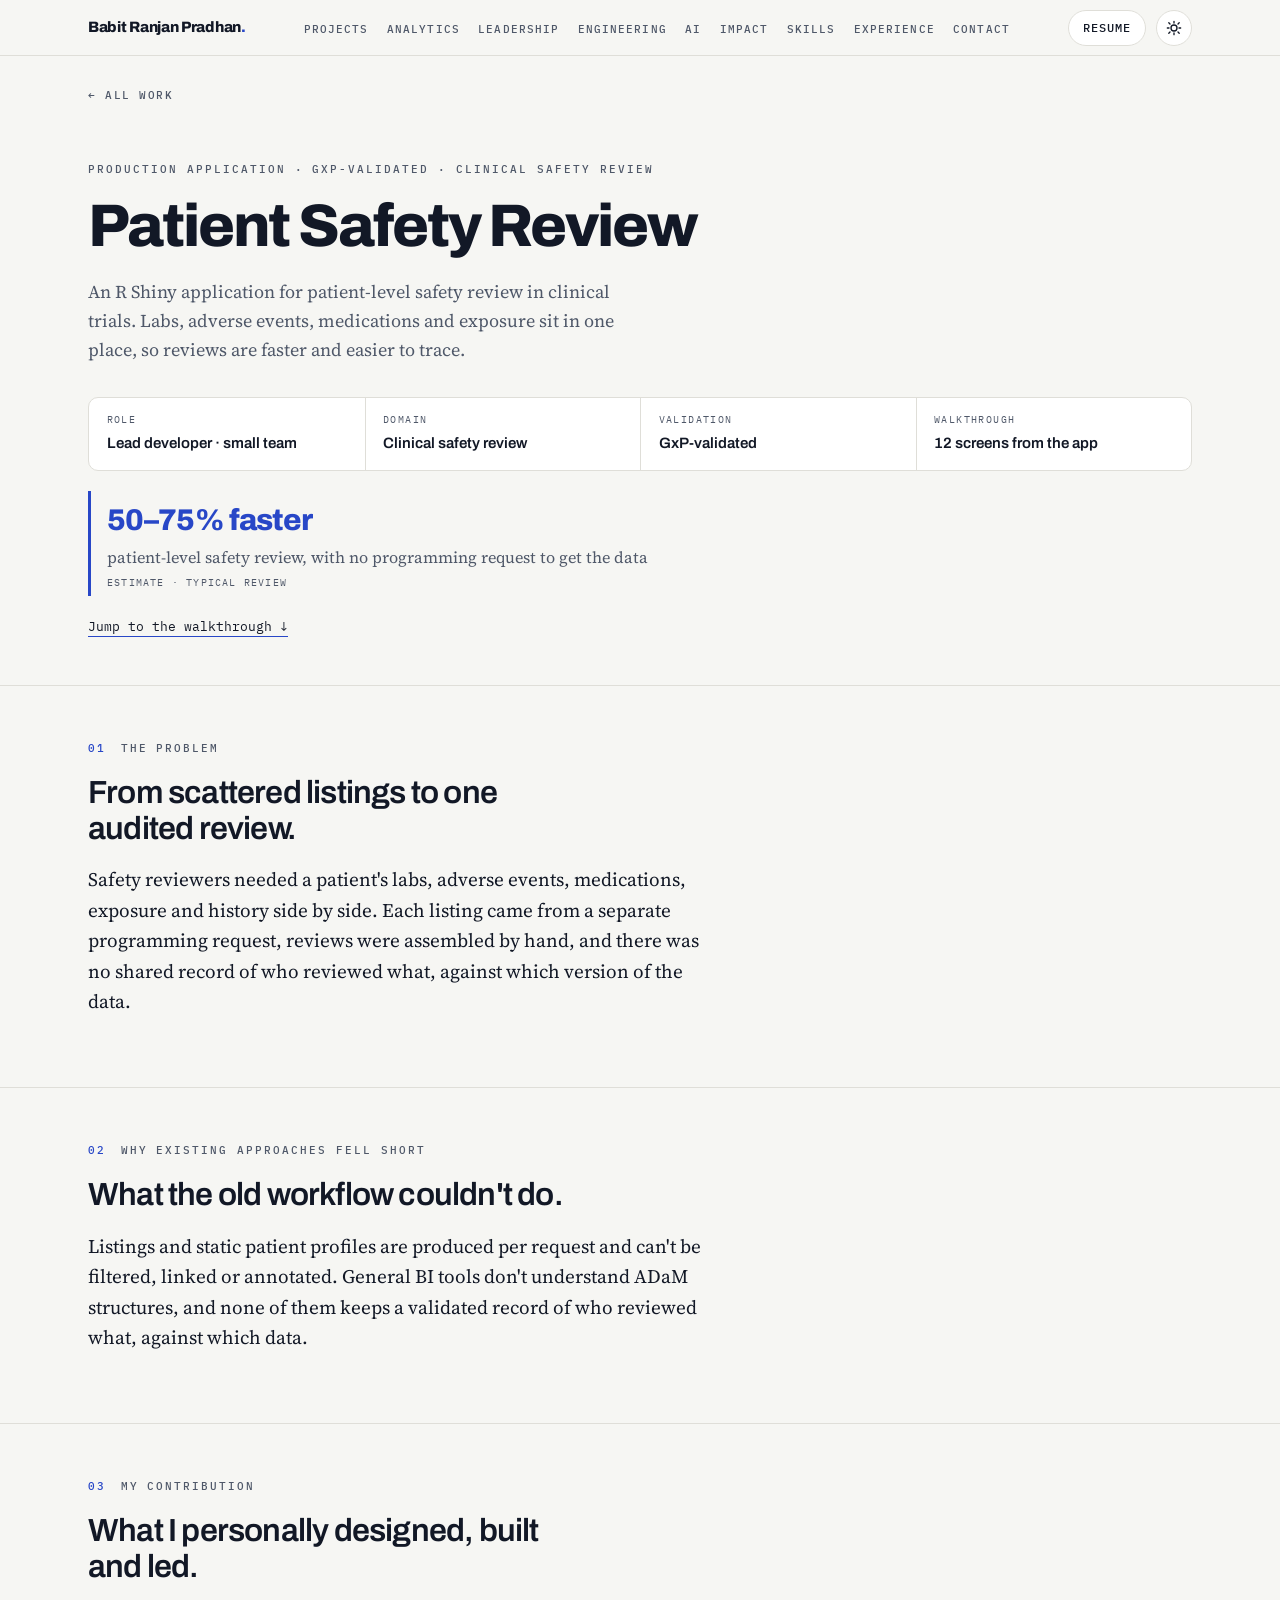
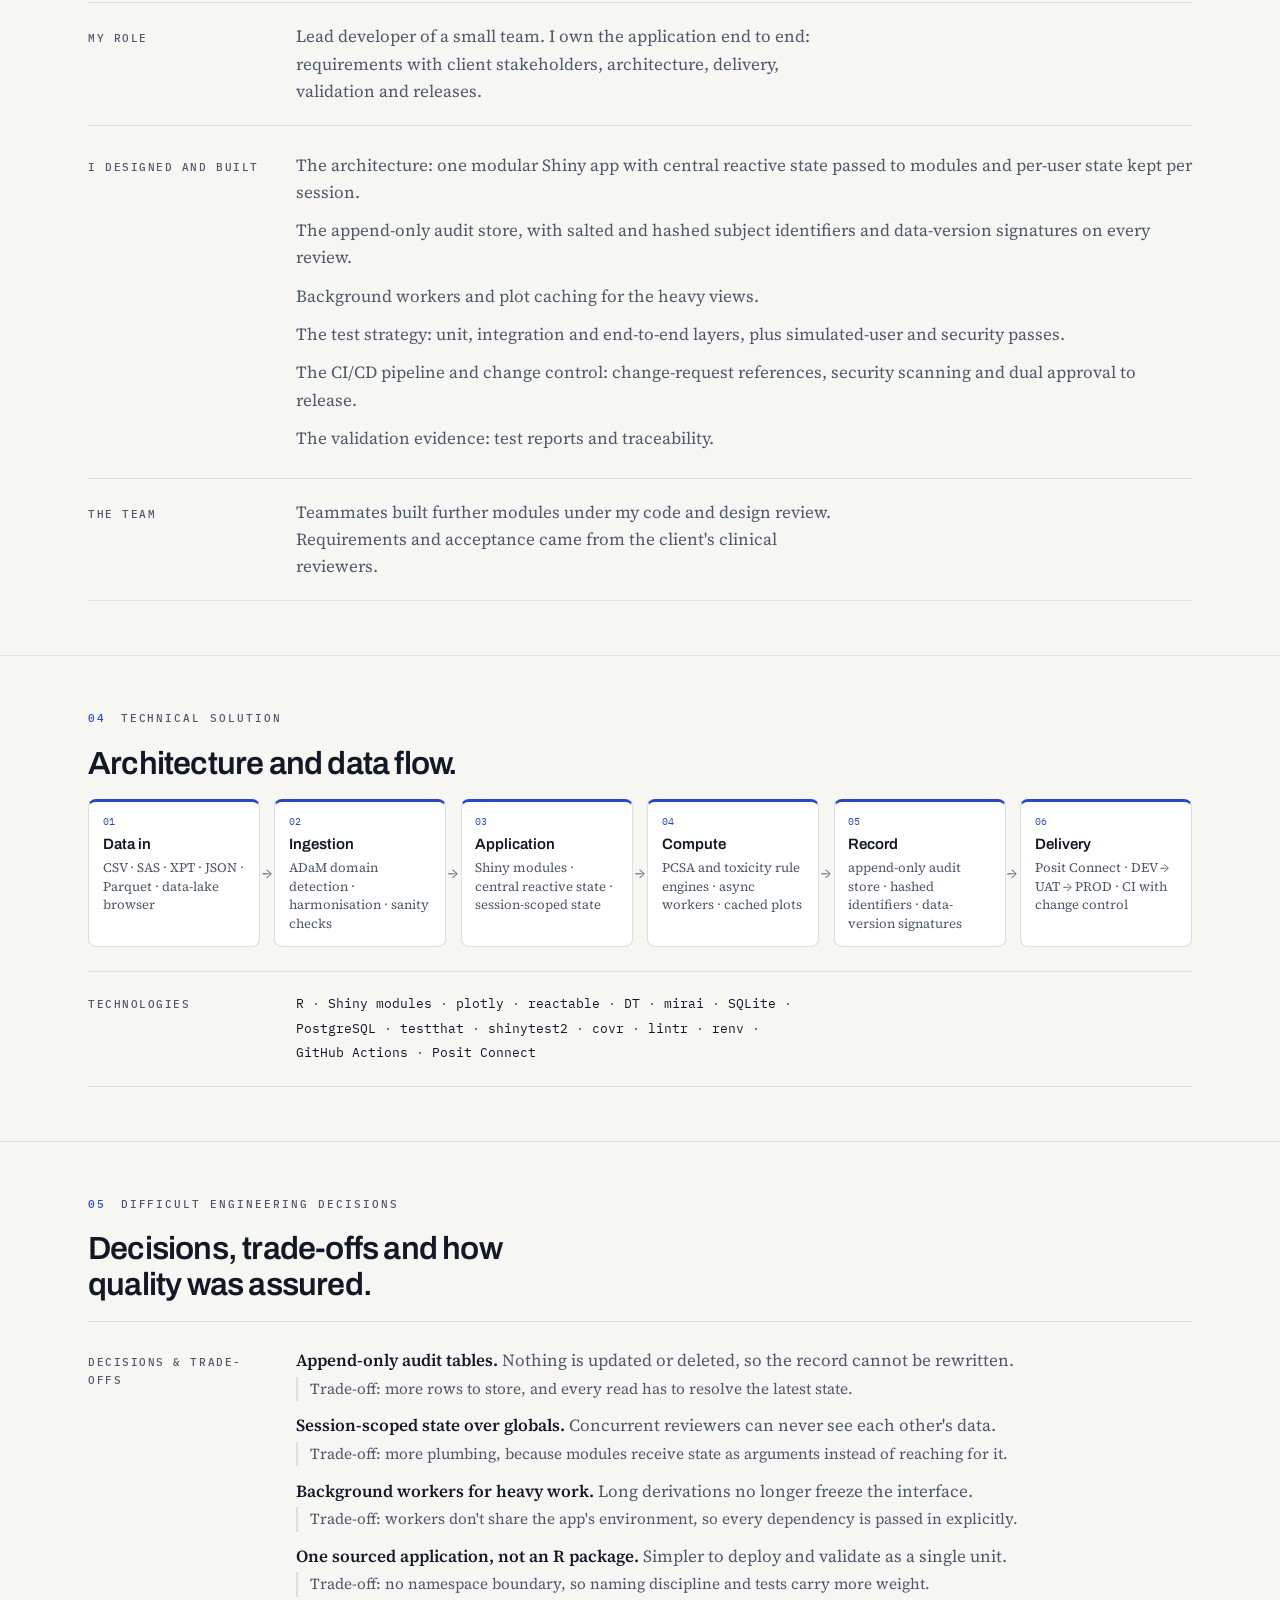
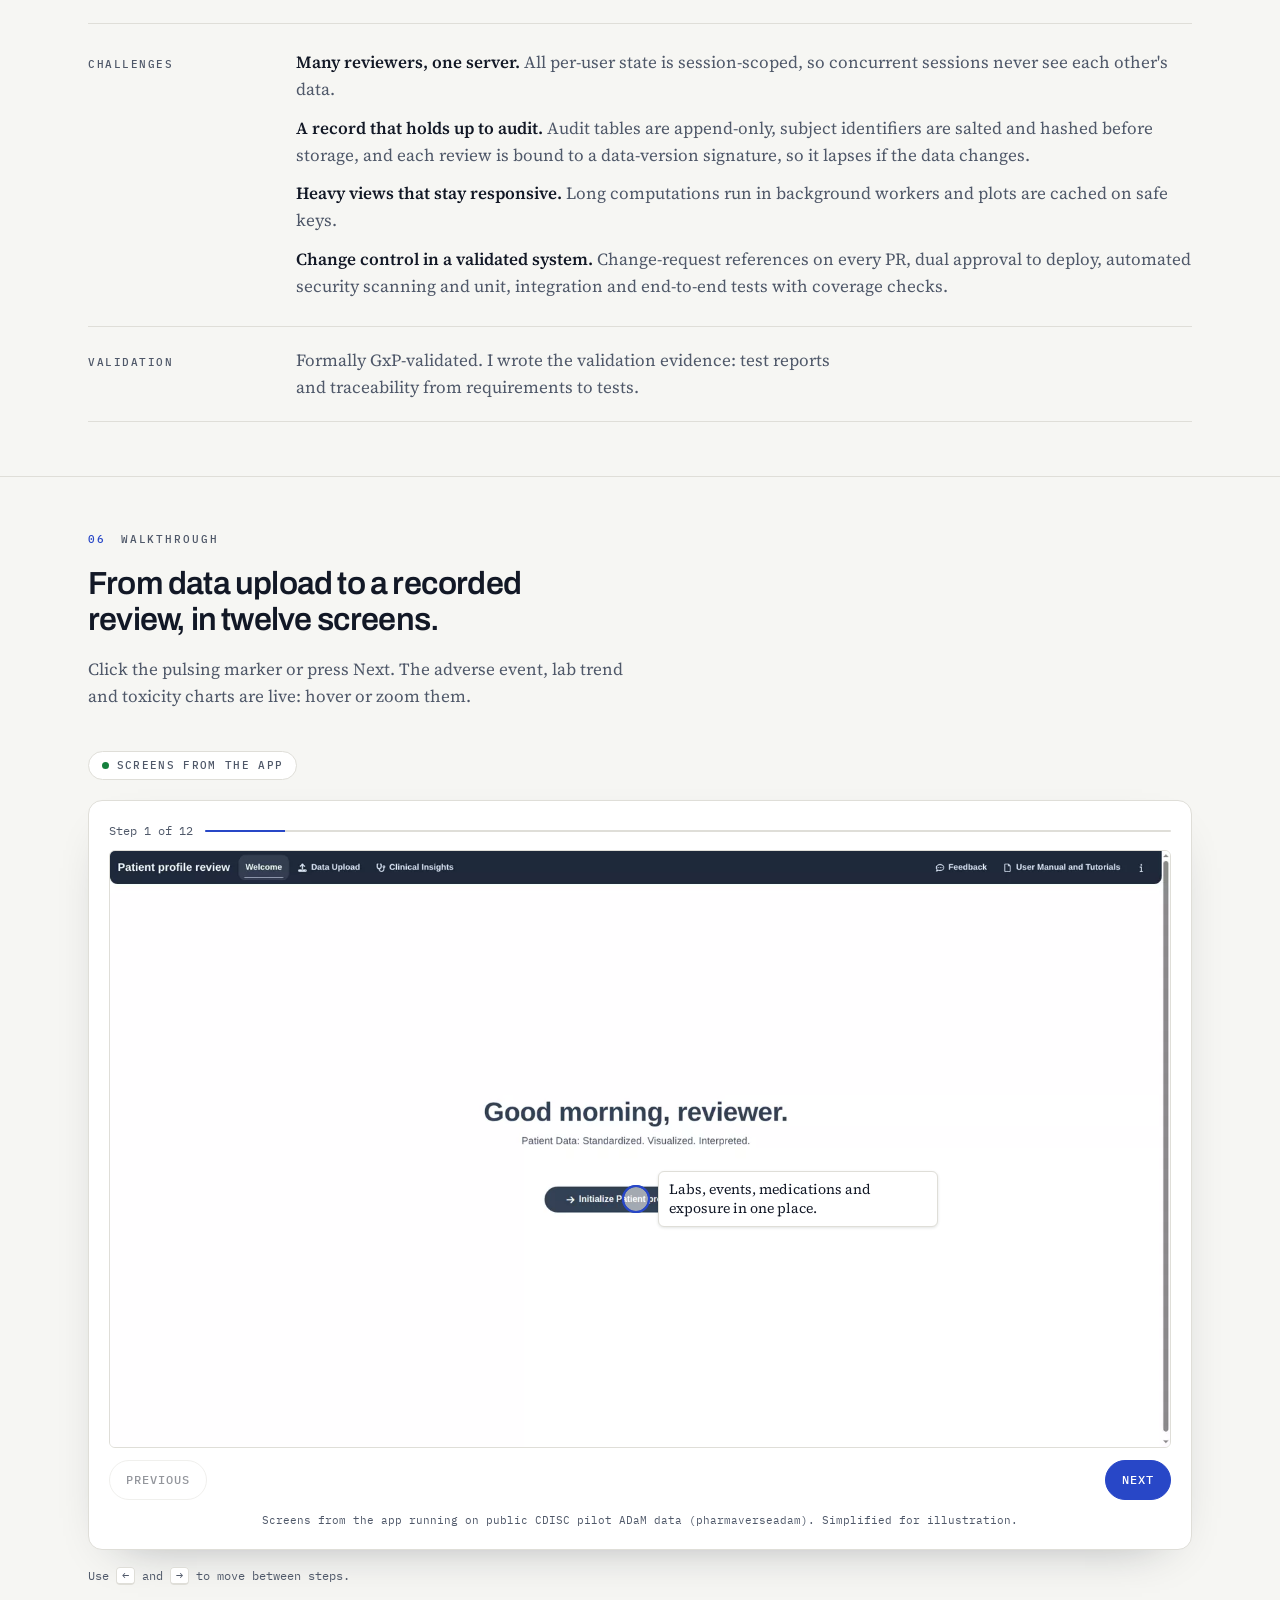
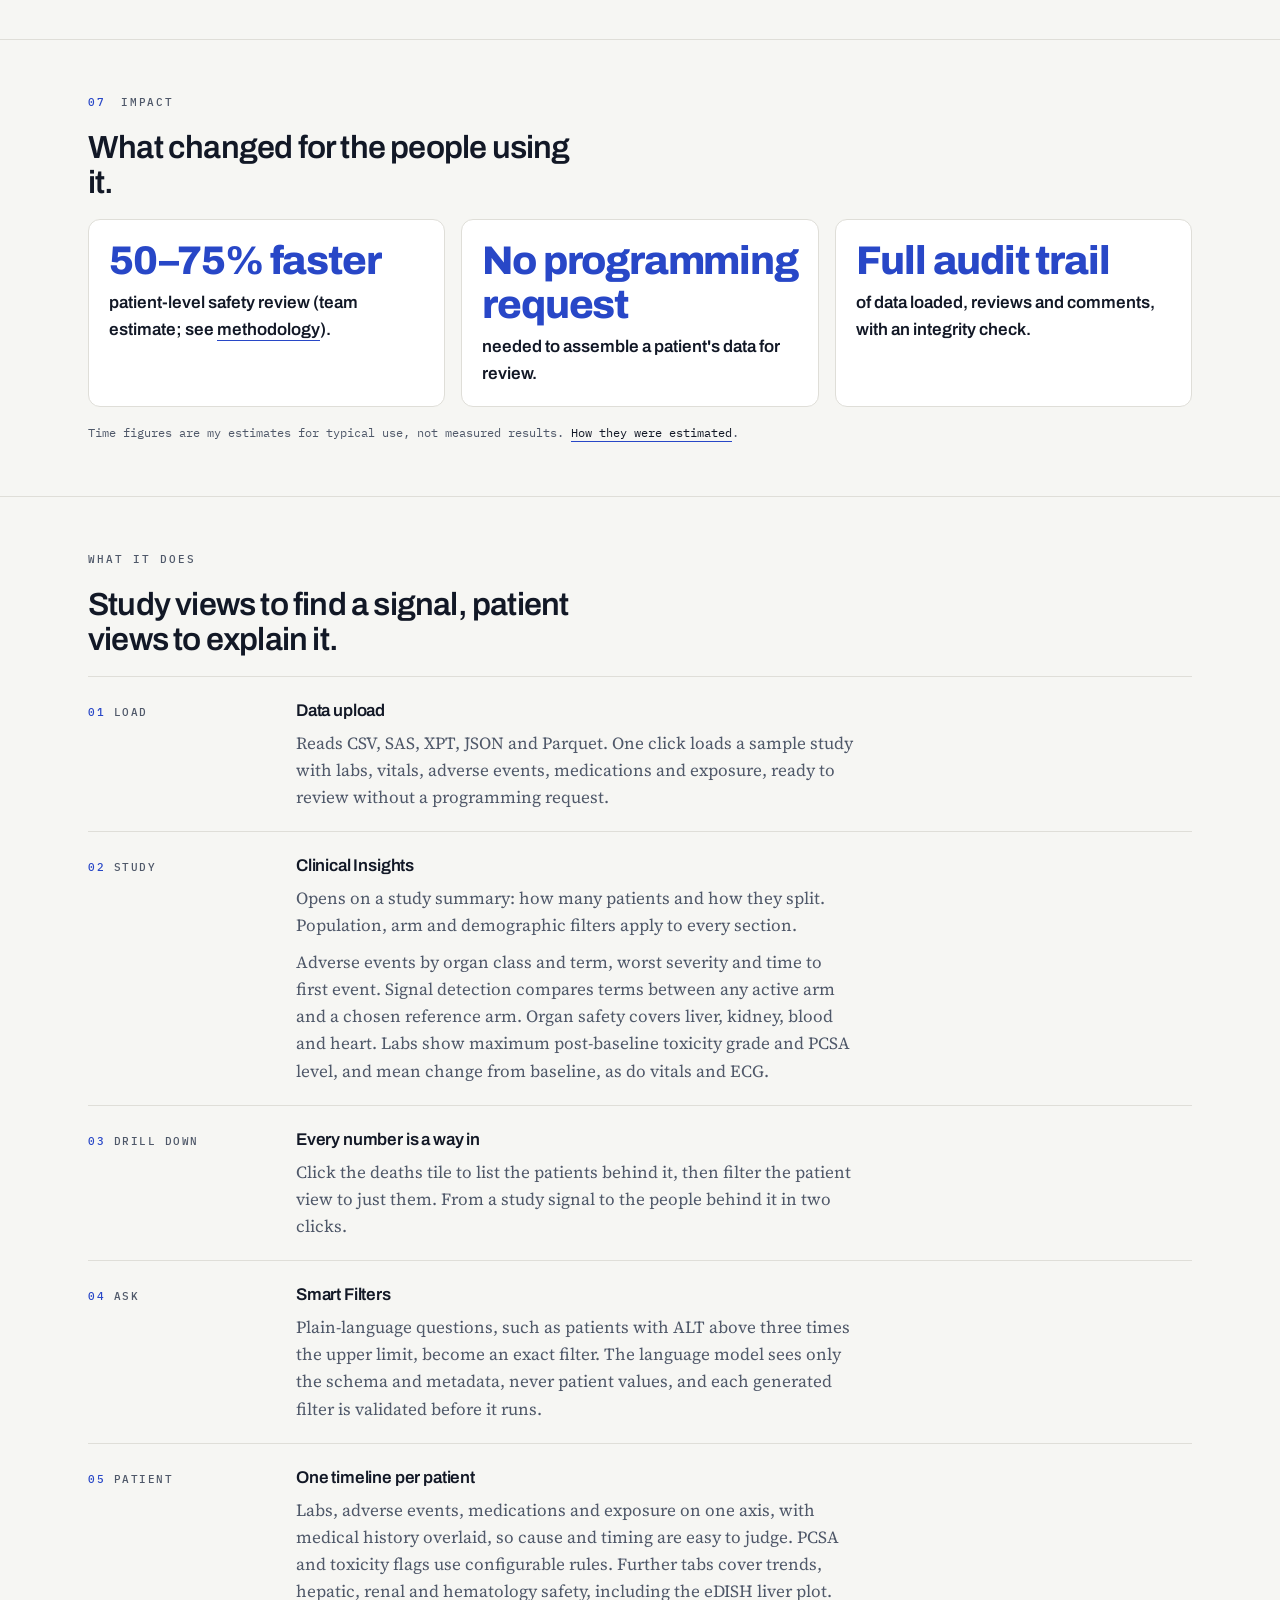
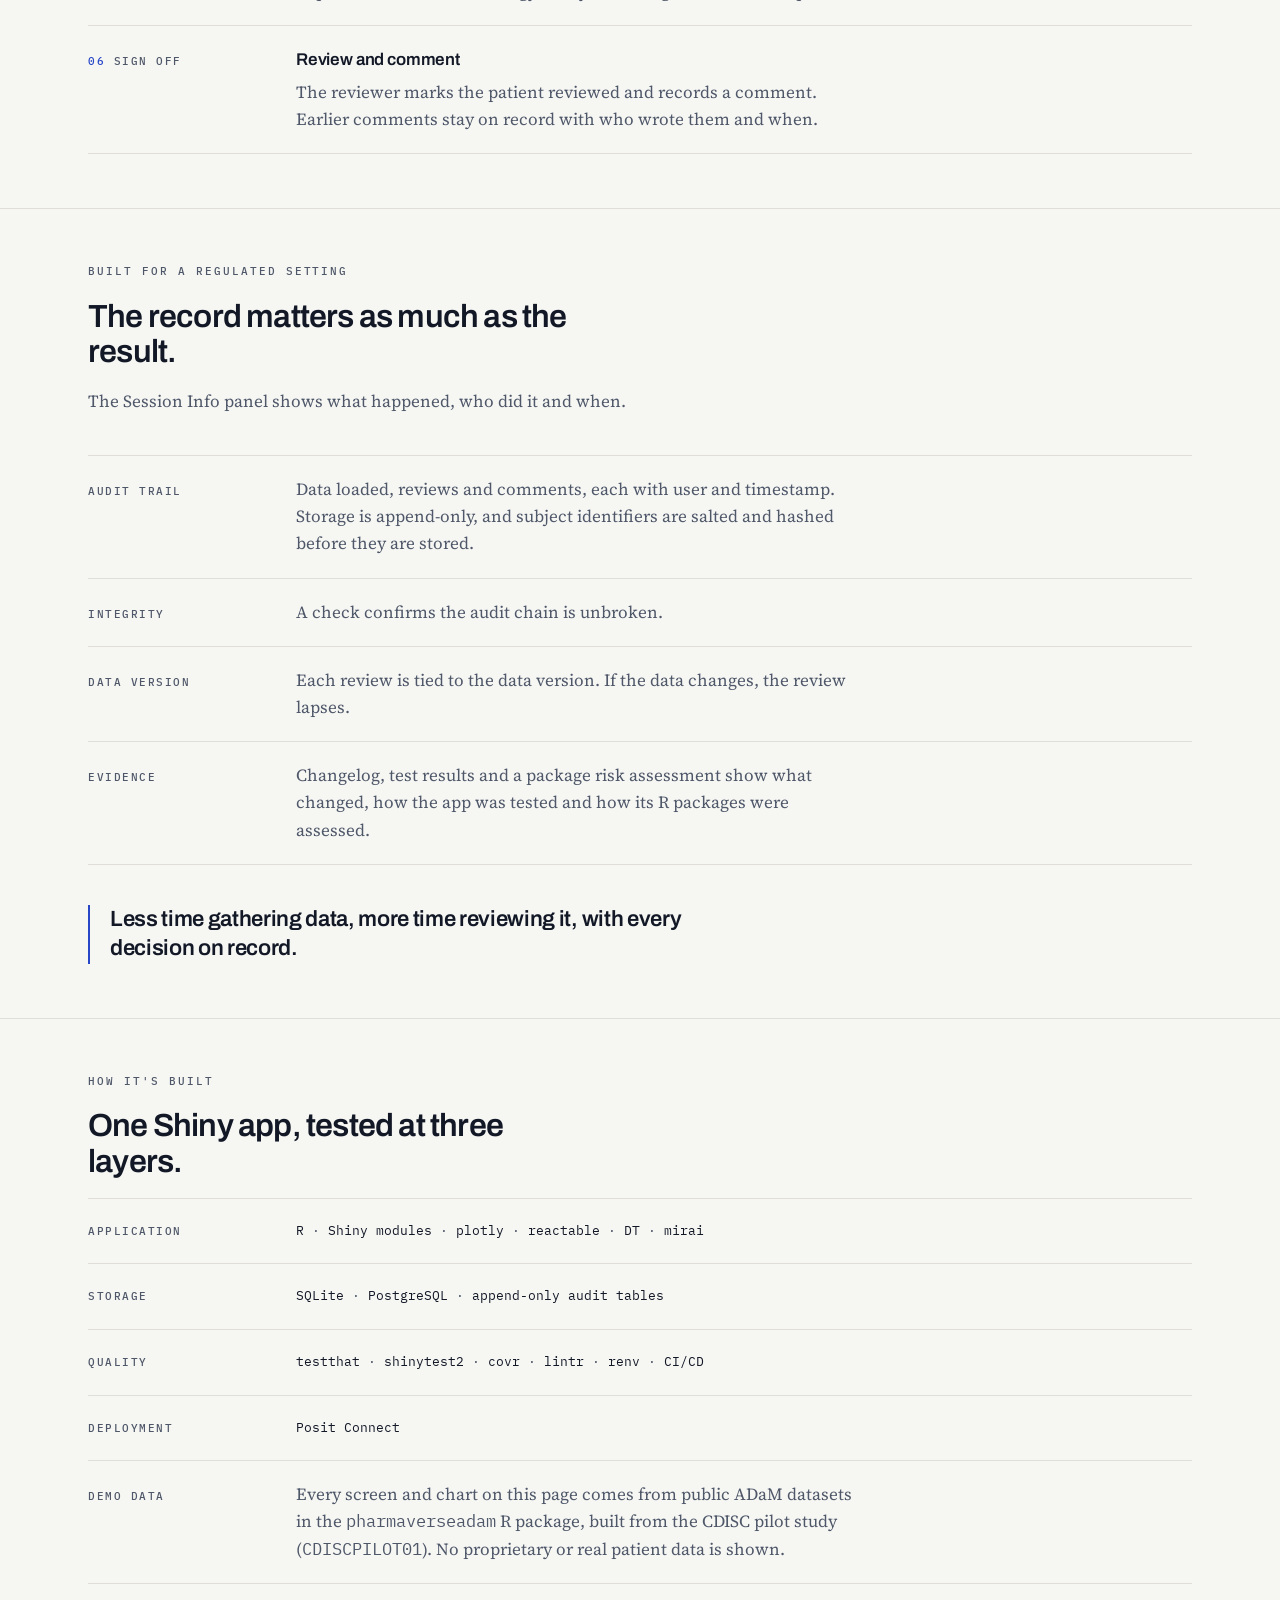
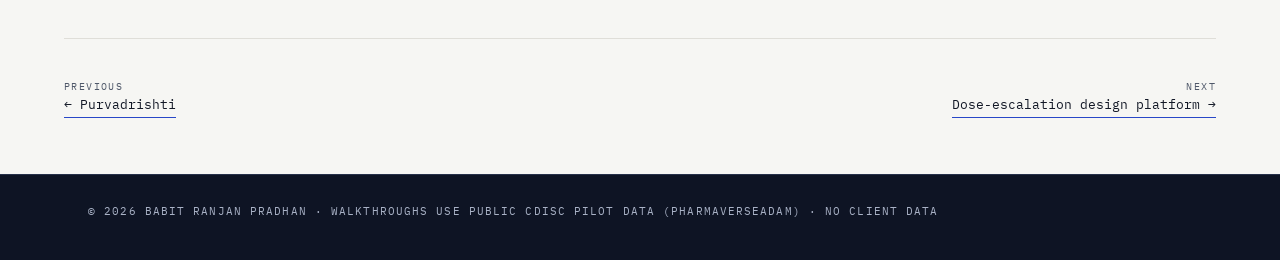
<file: work/safety-review/index.html>
<!DOCTYPE html>
<html lang="en">
<head>
<meta charset="utf-8">
<meta name="viewport" content="width=device-width, initial-scale=1">
<title>Patient Safety Review · Babit Ranjan Pradhan</title>
<meta name="description" content="Patient-level clinical trial safety review in R Shiny: labs, adverse events, medications and exposure on one timeline, with an audit trail. GxP-validated. Lead developer.">
<meta name="author" content="Babit Ranjan Pradhan">
<link rel="canonical" href="https://babitrp.github.io/work/safety-review/">
<meta property="og:type" content="article">
<meta property="og:site_name" content="Babit Ranjan Pradhan">
<meta property="og:title" content="Patient Safety Review · Babit Ranjan Pradhan">
<meta property="og:description" content="Patient-level clinical trial safety review in R Shiny: labs, adverse events, medications and exposure on one timeline, with an audit trail. GxP-validated. Lead developer.">
<meta property="og:url" content="https://babitrp.github.io/work/safety-review/">
<meta property="og:image" content="https://babitrp.github.io/assets/og/safety-review.jpg">
<meta property="og:image:width" content="1200"><meta property="og:image:height" content="630">
<meta property="og:image:alt" content="Patient Safety Review · Babit Ranjan Pradhan">
<meta name="twitter:card" content="summary_large_image">
<meta name="twitter:title" content="Patient Safety Review · Babit Ranjan Pradhan">
<meta name="twitter:description" content="Patient-level clinical trial safety review in R Shiny: labs, adverse events, medications and exposure on one timeline, with an audit trail. GxP-validated. Lead developer.">
<meta name="twitter:image" content="https://babitrp.github.io/assets/og/safety-review.jpg">
<meta name="theme-color" content="#0E1424">
<link rel="icon" href="data:image/svg+xml,%3Csvg xmlns='http://www.w3.org/2000/svg' viewBox='0 0 32 32'%3E%3Crect width='32' height='32' rx='7' fill='%230E1424'/%3E%3Crect x='7' y='15' width='18' height='2.5' rx='1' fill='%238EA4FF'/%3E%3Crect x='14.75' y='8' width='2.5' height='16' rx='1' fill='%23EEF1F8'/%3E%3C/svg%3E">
<script>try{if(localStorage.getItem("bp-theme")==="dark")document.documentElement.setAttribute("data-theme","dark");}catch(e){}</script>
<script type="application/ld+json">{"@context":"https://schema.org","@type":"CreativeWork","name":"Patient Safety Review","description":"Patient-level clinical trial safety review in R Shiny: labs, adverse events, medications and exposure on one timeline, with an audit trail. GxP-validated. Lead developer.","url":"https://babitrp.github.io/work/safety-review/","image":"https://babitrp.github.io/assets/og/safety-review.jpg","author":{"@type":"Person","name":"Babit Ranjan Pradhan","url":"https://babitrp.github.io/"}}</script>
<link rel="preconnect" href="https://fonts.googleapis.com"><link rel="preconnect" href="https://fonts.gstatic.com" crossorigin><link href="https://fonts.googleapis.com/css2?family=Archivo:wght@600;800&family=Source+Serif+4:opsz,wght@8..60,400;8..60,600&family=IBM+Plex+Mono:wght@400;500&display=swap" rel="stylesheet">
<link rel="stylesheet" href="../../assets/site.css">
</head>
<body data-root="../../">
<div id="progress" aria-hidden="true"><i></i></div>
<a href="#pe-tour" class="skip">Skip to content</a>
<nav class="nav" aria-label="Main">
  <div class="wrap">
    <a class="brand" href="../../">Babit Ranjan Pradhan<span>.</span></a>
    <ul id="navlist"><li><a href="../../#work">Projects</a></li><li><a href="../../#analytics">Analytics</a></li><li><a href="../../#leadership">Leadership</a></li><li><a href="../../#engineering">Engineering</a></li><li><a href="../../#ai">AI</a></li><li><a href="../../#impact">Impact</a></li><li><a href="../../#skills">Skills</a></li><li><a href="../../#experience">Experience</a></li><li><a href="../../#contact">Contact</a></li></ul>
    <div class="nav-r">
      <a class="btn resume" href="../../resume.pdf" download>Resume</a>
      <button class="menu" id="menu" type="button" aria-label="Open menu" aria-expanded="false" aria-controls="navlist">
        <svg viewBox="0 0 24 24" fill="none" stroke="currentColor" stroke-width="2" stroke-linecap="round" aria-hidden="true"><path d="M4 7h16M4 12h16M4 17h16"/></svg></button>
      <button class="theme" id="theme" type="button" aria-label="Switch to dark theme" title="Switch to dark theme">
        <svg class="sun" viewBox="0 0 24 24" fill="none" stroke="currentColor" stroke-width="2" stroke-linecap="round" aria-hidden="true"><circle cx="12" cy="12" r="4.5"/><path d="M12 2v2.5M12 19.5V22M4.2 4.2l1.8 1.8M18 18l1.8 1.8M2 12h2.5M19.5 12H22M4.2 19.8 6 18M18 6l1.8-1.8"/></svg>
        <svg class="moon" viewBox="0 0 24 24" fill="none" stroke="currentColor" stroke-width="2" stroke-linecap="round" stroke-linejoin="round" aria-hidden="true"><path d="M20.5 14.5A8.5 8.5 0 0 1 9.5 3.5a8.5 8.5 0 1 0 11 11z"/></svg>
      </button>
      <a class="btn pri" href="mailto:pradhan.babit@gmail.com">Email me</a>
    </div>
  </div>
</nav>
<main id="main">

<article class="case" id="pe-root" aria-labelledby="pe-h">
  <div class="wrap crumbs"><a href="../../#work">&larr; All work</a></div>
  <header class="wrap case-hero">
    <p class="eyebrow">Production application · GxP-validated · Clinical safety review</p>
    <h1 id="pe-h">Patient Safety Review</h1>
    <p class="intro">An R Shiny application for patient-level safety review in clinical trials. Labs, adverse events, medications and exposure sit in one place, so reviews are faster and easier to trace.</p>
    <dl class="cfacts"><div><dt>Role</dt><dd>Lead developer · small team</dd></div><div><dt>Domain</dt><dd>Clinical safety review</dd></div><div><dt>Validation</dt><dd>GxP-validated</dd></div><div><dt>Walkthrough</dt><dd>12 screens from the app</dd></div></dl>
    <div class="cimpact" aria-label="Impact"><div><b>50–75% faster</b><span>patient-level safety review, with no programming request to get the data</span><small>Estimate · typical review</small></div></div>
    <p class="jump"><a href="#pe-w-h">Jump to the walkthrough &darr;</a></p>
  </header>
  <section aria-labelledby="pe-01-h"><div class="wrap">
    <p class="eyebrow"><span class="num">01</span> The problem</p>
    <h2 id="pe-01-h">From scattered listings to one audited review.</h2>
    <p class="big">Safety reviewers needed a patient's labs, adverse events, medications, exposure and history side by side. Each listing came from a separate programming request, reviews were assembled by hand, and there was no shared record of who reviewed what, against which version of the data.</p>
  </div></section><section aria-labelledby="pe-02-h"><div class="wrap">
    <p class="eyebrow"><span class="num">02</span> Why existing approaches fell short</p>
    <h2 id="pe-02-h">What the old workflow couldn't do.</h2>
    <p class="big">Listings and static patient profiles are produced per request and can't be filtered, linked or annotated. General BI tools don't understand ADaM structures, and none of them keeps a validated record of who reviewed what, against which data.</p>
  </div></section><section aria-labelledby="pe-03-h"><div class="wrap">
    <p class="eyebrow"><span class="num">03</span> My contribution</p>
    <h2 id="pe-03-h">What I personally designed, built and led.</h2>
    <div class="row"><div class="key">My role</div><div><p>Lead developer of a small team. I own the application end to end: requirements with client stakeholders, architecture, delivery, validation and releases.</p></div></div><div class="row"><div class="key">I designed and built</div><div><ul class="chal"><li>The architecture: one modular Shiny app with central reactive state passed to modules and per-user state kept per session.</li><li>The append-only audit store, with salted and hashed subject identifiers and data-version signatures on every review.</li><li>Background workers and plot caching for the heavy views.</li><li>The test strategy: unit, integration and end-to-end layers, plus simulated-user and security passes.</li><li>The CI/CD pipeline and change control: change-request references, security scanning and dual approval to release.</li><li>The validation evidence: test reports and traceability.</li></ul></div></div><div class="row"><div class="key">The team</div><div><p>Teammates built further modules under my code and design review. Requirements and acceptance came from the client's clinical reviewers.</p></div></div>
  </div></section><section aria-labelledby="pe-04-h"><div class="wrap">
    <p class="eyebrow"><span class="num">04</span> Technical solution</p>
    <h2 id="pe-04-h">Architecture and data flow.</h2>
    <ol class="flow"><li><b>Data in</b><span>CSV · SAS · XPT · JSON · Parquet · data-lake browser</span></li><li><b>Ingestion</b><span>ADaM domain detection · harmonisation · sanity checks</span></li><li><b>Application</b><span>Shiny modules · central reactive state · session-scoped state</span></li><li><b>Compute</b><span>PCSA and toxicity rule engines · async workers · cached plots</span></li><li><b>Record</b><span>append-only audit store · hashed identifiers · data-version signatures</span></li><li><b>Delivery</b><span>Posit Connect · DEV → UAT → PROD · CI with change control</span></li></ol><div class="row" style="margin-top:1.5rem"><div class="key">Technologies</div><p class="chips"><span>R</span> · <span>Shiny modules</span> · <span>plotly</span> · <span>reactable</span> · <span>DT</span> · <span>mirai</span> · <span>SQLite</span> · <span>PostgreSQL</span> · <span>testthat</span> · <span>shinytest2</span> · <span>covr</span> · <span>lintr</span> · <span>renv</span> · <span>GitHub Actions</span> · <span>Posit Connect</span></p></div>
  </div></section><section aria-labelledby="pe-05-h"><div class="wrap">
    <p class="eyebrow"><span class="num">05</span> Difficult engineering decisions</p>
    <h2 id="pe-05-h">Decisions, trade-offs and how quality was assured.</h2>
    <div class="row"><div class="key">Decisions &amp; trade-offs</div><div><ul class="chal"><li><b>Append-only audit tables.</b> Nothing is updated or deleted, so the record cannot be rewritten. <em class="to">Trade-off: more rows to store, and every read has to resolve the latest state.</em></li><li><b>Session-scoped state over globals.</b> Concurrent reviewers can never see each other's data. <em class="to">Trade-off: more plumbing, because modules receive state as arguments instead of reaching for it.</em></li><li><b>Background workers for heavy work.</b> Long derivations no longer freeze the interface. <em class="to">Trade-off: workers don't share the app's environment, so every dependency is passed in explicitly.</em></li><li><b>One sourced application, not an R package.</b> Simpler to deploy and validate as a single unit. <em class="to">Trade-off: no namespace boundary, so naming discipline and tests carry more weight.</em></li></ul></div></div><div class="row"><div class="key">Challenges</div><div><ul class="chal"><li><b>Many reviewers, one server.</b> All per-user state is session-scoped, so concurrent sessions never see each other's data.</li><li><b>A record that holds up to audit.</b> Audit tables are append-only, subject identifiers are salted and hashed before storage, and each review is bound to a data-version signature, so it lapses if the data changes.</li><li><b>Heavy views that stay responsive.</b> Long computations run in background workers and plots are cached on safe keys.</li><li><b>Change control in a validated system.</b> Change-request references on every PR, dual approval to deploy, automated security scanning and unit, integration and end-to-end tests with coverage checks.</li></ul></div></div><div class="row"><div class="key">Validation</div><div><p>Formally GxP-validated. I wrote the validation evidence: test reports and traceability from requirements to tests.</p></div></div>
  </div></section>
  <section aria-labelledby="pe-w-h"><div class="wrap">
    <p class="eyebrow"><span class="num">06</span> Walkthrough</p>
    <h2 id="pe-w-h">From data upload to a recorded review, in twelve screens.</h2>
    <p class="lede">Click the pulsing marker or press Next. The adverse event, lab trend and toxicity charts are live: hover or zoom them.</p>
    <p class="label"><i></i>Screens from the app</p>
    <div class="tour" id="pe-tour">
      <h3 class="sr">Patient Safety Review: click-through demo</h3>
      <div class="bar"><span class="count" id="pe-count">Step 1 of 1</span><progress id="pe-prog" max="1" value="0" aria-label="Progress"></progress></div>
      <div class="stage" id="pe-stage">
        <img id="pe-imgA" alt="" decoding="async"><img id="pe-imgB" alt="" decoding="async">
        <div class="live" id="pe-live" hidden><div class="inner" id="pe-plot"></div></div>
        <button class="hot" id="pe-hot" type="button" aria-label=""></button>
        <div class="tip" id="pe-tip" aria-live="polite" role="status"></div>
      </div>
      <div class="controls">
        <button class="btn" id="pe-prev" type="button">Previous</button>
        <span class="hint" id="pe-hint"></span>
        <button class="btn" id="pe-restart" type="button" hidden>Restart</button>
        <button class="btn pri" id="pe-next" type="button">Next</button>
      </div>
      <p class="foot" id="pe-foot"></p>
    </div>
    <p class="note"><span class="kbdnote">Use <kbd>&larr;</kbd> and <kbd>&rarr;</kbd> to move between steps.</span></p>
  </div></section>
  <section aria-labelledby="pe-07-h"><div class="wrap">
    <p class="eyebrow"><span class="num">07</span> Impact</p>
    <h2 id="pe-07-h">What changed for the people using it.</h2>
    <div class="icards"><div><b>50–75% faster</b><span>patient-level safety review (team estimate; see <a href="../../#method">methodology</a>).</span></div><div><b>No programming request</b><span>needed to assemble a patient's data for review.</span></div><div><b>Full audit trail</b><span>of data loaded, reviews and comments, with an integrity check.</span></div></div><p class="note">Time figures are my estimates for typical use, not measured results. <a href="../../#method">How they were estimated</a>.</p>
  </div></section>
  <section aria-labelledby="pe-d-h"><div class="wrap">
    <p class="eyebrow">What it does</p>
    <h2 id="pe-d-h">Study views to find a signal, patient views to explain it.</h2>
    <div class="row"><div class="key"><em>01</em> Load</div><div><h3>Data upload</h3>
      <p>Reads CSV, SAS, XPT, JSON and Parquet. One click loads a sample study with labs, vitals, adverse events,
      medications and exposure, ready to review without a programming request.</p></div></div>
    <div class="row"><div class="key"><em>02</em> Study</div><div><h3>Clinical Insights</h3>
      <p>Opens on a study summary: how many patients and how they split. Population, arm and demographic filters apply
      to every section.</p>
      <p>Adverse events by organ class and term, worst severity and time to first event. Signal detection compares terms
      between any active arm and a chosen reference arm. Organ safety covers liver, kidney, blood and heart. Labs show
      maximum post-baseline toxicity grade and PCSA level, and mean change from baseline, as do vitals and ECG.</p></div></div>
    <div class="row"><div class="key"><em>03</em> Drill down</div><div><h3>Every number is a way in</h3>
      <p>Click the deaths tile to list the patients behind it, then filter the patient view to just them.
      From a study signal to the people behind it in two clicks.</p></div></div>
    <div class="row"><div class="key"><em>04</em> Ask</div><div><h3>Smart Filters</h3>
      <p>Plain-language questions, such as patients with ALT above three times the upper limit, become an exact filter.
      The language model sees only the schema and metadata, never patient values, and each generated filter is
      validated before it runs.</p></div></div>
    <div class="row"><div class="key"><em>05</em> Patient</div><div><h3>One timeline per patient</h3>
      <p>Labs, adverse events, medications and exposure on one axis, with medical history overlaid, so cause and timing
      are easy to judge. PCSA and toxicity flags use configurable rules. Further tabs cover trends, hepatic, renal and
      hematology safety, including the eDISH liver plot.</p></div></div>
    <div class="row"><div class="key"><em>06</em> Sign off</div><div><h3>Review and comment</h3>
      <p>The reviewer marks the patient reviewed and records a comment. Earlier comments stay on record with who wrote
      them and when.</p></div></div>
  </div></section>
  
  <section aria-labelledby="pe-rec-h"><div class="wrap">
    <p class="eyebrow">Built for a regulated setting</p>
    <h2 id="pe-rec-h">The record matters as much as the result.</h2>
    <p class="lede">The Session Info panel shows what happened, who did it and when.</p>
    <div class="row"><div class="key">Audit trail</div><p>Data loaded, reviews and comments, each with user and timestamp.
      Storage is append-only, and subject identifiers are salted and hashed before they are stored.</p></div>
    <div class="row"><div class="key">Integrity</div><p>A check confirms the audit chain is unbroken.</p></div>
    <div class="row"><div class="key">Data version</div><p>Each review is tied to the data version. If the data changes,
      the review lapses.</p></div>
    <div class="row"><div class="key">Evidence</div><p>Changelog, test results and a package risk assessment show what
      changed, how the app was tested and how its R packages were assessed.</p></div>
    <p class="pull">Less time gathering data, more time reviewing it, with every decision on record.</p>
  </div></section>
  <section aria-labelledby="pe-s-h"><div class="wrap">
    <p class="eyebrow">How it's built</p>
    <h2 id="pe-s-h">One Shiny app, tested at three layers.</h2>
    <div class="row"><div class="key">Application</div><p class="chips"><span>R</span> · <span>Shiny modules</span> · <span>plotly</span> · <span>reactable</span> · <span>DT</span> · <span>mirai</span></p></div>
    <div class="row"><div class="key">Storage</div><p class="chips"><span>SQLite</span> · <span>PostgreSQL</span> · <span>append-only audit tables</span></p></div>
    <div class="row"><div class="key">Quality</div><p class="chips"><span>testthat</span> · <span>shinytest2</span> · <span>covr</span> · <span>lintr</span> · <span>renv</span> · <span>CI/CD</span></p></div>
    <div class="row"><div class="key">Deployment</div><p class="chips"><span>Posit Connect</span></p></div>
    <div class="row"><div class="key">Demo data</div><p>Every screen and chart on this page comes from public ADaM datasets in the
      <span class="mono">pharmaverseadam</span> R package, built from the CDISC pilot study (<span class="mono">CDISCPILOT01</span>).
      No proprietary or real patient data is shown.</p></div>
  </div></section>
  <nav class="wrap pager" aria-label="More case studies">
    <a href="../purvadrishti/"><small>Previous</small>&larr; Purvadrishti</a>
    <a href="../dose-escalation/" style="text-align:right"><small>Next</small>Dose-escalation design platform &rarr;</a>
  </nav>
</article>
</main>
<footer><div class="wrap"><p>© 2026 Babit Ranjan Pradhan · Walkthroughs use public CDISC pilot data (pharmaverseadam) · No client data</p></div></footer>
<script src="../../assets/site.js" defer></script>

<script type="application/json" id="tour-data">{"title":"Patient Safety Review: click-through demo","viewport":[1920,1080],"footer":"Screens from the app running on public CDISC pilot ADaM data (pharmaverseadam). Simplified for illustration.","steps":[{"n":1,"id":"welcome","image":"img/01.webp","alt":"Welcome page with a greeting and a single start button.","caption":"Labs, events, medications and exposure in one place.","hotspot":{"x":41.002,"y":56.317,"w":17.214,"h":4.337}},{"n":2,"id":"upload","image":"img/02.webp","alt":"Data upload page with options to upload files or use demo data.","caption":"Load CSV, SAS, XPT, JSON or Parquet files, or the built-in sample study in one click.","hotspot":{"x":2.083,"y":26.428,"w":18.293,"h":8.426}},{"n":3,"id":"loaded","image":"img/03.webp","alt":"Five dataset tabs with a data preview showing row and column counts.","caption":"Subject-level, lab, adverse event, medication and exposure data are ready to review.","hotspot":{"x":24.429,"y":0.648,"w":8.619,"h":4.259}},{"n":4,"id":"study","image":"img/04.webp","alt":"Study dashboard with disposition and adverse event summaries by treatment arm.","caption":"Clinical Insights opens on the study view. Filters apply to every section.","hotspot":{"x":6.244,"y":8.426,"w":4.098,"h":2.963}},{"n":5,"id":"overview","image":"img/05.webp","alt":"Patient overview with a header of demographics and a timeline of laboratory values with high and low flags.","caption":"Labs, flags, medications and events sit on one patient timeline.","hotspot":{"x":88.069,"y":34.2,"w":5.733,"h":2.351}},{"n":6,"id":"overview_pcsa","image":"img/06.webp","alt":"Patient overview timeline with the potentially clinically significant abnormality and toxicity grade legend.","caption":"Switch the same timeline to PCSA levels and toxicity grades.","hotspot":{"x":1.172,"y":58.889,"w":2.083,"h":4.444}},{"n":7,"id":"exposure","image":"img/07.webp","alt":"Treatment exposure view with arm, drug, schedule and a dose-over-time plot.","caption":"Exposure shows treatment, schedule and dose over time.","hotspot":{"x":1.172,"y":43.889,"w":2.083,"h":4.444}},{"n":8,"id":"ae","image":"img/08.webp","alt":"Adverse event counts and a timeline of events by preferred term over study day.","caption":"Adverse events are plotted by preferred term over study day.","hotspot":{"x":1.172,"y":28.889,"w":2.083,"h":4.444},"plot":{"json":"plot-ae","rect":{"x":5.625,"y":60.978,"w":90.885,"h":32.407},"inner":{"w":1,"h":1}}},{"n":9,"id":"lab_trend","image":"img/09.webp","alt":"Faceted laboratory trend plots with shaded normal-range bands.","caption":"Each flagged lab is plotted against its normal range.","hotspot":{"x":23.394,"y":24.787,"w":6.303,"h":2.883},"plot":{"json":"plot-lab_trend","rect":{"x":6.042,"y":39.006,"w":89.271,"h":57.99},"inner":{"w":1,"h":1.8362}}},{"n":10,"id":"lab_grid","image":"img/10.webp","alt":"Laboratory results grid with reference-range flags from 1 to 3 times the limit and a legend.","caption":"The grid shows how far each result is outside range.","hotspot":{"x":43.391,"y":24.787,"w":7.299,"h":2.883}},{"n":11,"id":"tox","image":"img/11.webp","alt":"Faceted toxicity trend plots for flagged parameters with reference bands.","caption":"Toxicity-graded parameters use the same layout.","hotspot":{"x":19.323,"y":12.778,"w":7.402,"h":3.333},"plot":{"json":"plot-tox","rect":{"x":6.042,"y":39.006,"w":89.271,"h":57.99},"inner":{"w":1,"h":1.2773}}},{"n":12,"id":"reviewed","image":"img/12.webp","alt":"Comments dialog open after marking the subject as reviewed.","caption":"Mark the patient reviewed and add a comment. Both go on the audit trail.","hotspot":{"x":52.864,"y":29.297,"w":3.219,"h":3.148}}]}</script>
<script type="application/json" id="plot-ae">{"data":[{"type":"scatter","mode":"markers","x":[-1,1.07142857142857,3.14285714285714,5.21428571428572,7.28571428571429,9.35714285714286,11.4285714285714,13.5,15.5714285714286,17.6428571428571,19.7142857142857,21.7857142857143,23.8571428571429,25.9285714285714,28,80,80,80,80,80,40,40,40,40,40,16,16,16,16,16,13,13,13,13,13,8,8,8,8,8,-9,-6.8,-4.6,-2.4,-0.199999999999999,2,4.2,6.4,8.6,10.8,13,1,1.25,1.5,1.75,2,1,1.25,1.5,1.75,2,1,1,1,1,1],"y":[2,2,2,2,2,2,2,2,2,2,2,2,2,2,2,10,10,10,10,10,9,9,9,9,9,8,8,8,8,8,7,7,7,7,7,6,6,6,6,6,1,1,1,1,1,1,1,1,1,1,1,4,4,4,4,4,3,3,3,3,3,5,5,5,5,5],"marker":{"color":["#7133FF","#7133FF","#7133FF","#7133FF","#7133FF","#7133FF","#7133FF","#7133FF","#7133FF","#7133FF","#7133FF","#7133FF","#7133FF","#7133FF","#7133FF","#7133FF","#7133FF","#7133FF","#7133FF","#7133FF","#7133FF","#7133FF","#7133FF","#7133FF","#7133FF","#7133FF","#7133FF","#7133FF","#7133FF","#7133FF","#7133FF","#7133FF","#7133FF","#7133FF","#7133FF","#7133FF","#7133FF","#7133FF","#7133FF","#7133FF","#7133FF","#7133FF","#7133FF","#7133FF","#7133FF","#7133FF","#7133FF","#7133FF","#7133FF","#7133FF","#7133FF","#7133FF","#7133FF","#7133FF","#7133FF","#7133FF","#7133FF","#7133FF","#7133FF","#7133FF","#7133FF","#7133FF","#7133FF","#7133FF","#7133FF","#7133FF"],"size":20,"opacity":0,"line":{"color":"rgba(31,119,180,1)"}},"hoverinfo":["text","text","text","text","text","text","text","text","text","text","text","text","text","text","text","text","text","text","text","text","text","text","text","text","text","text","text","text","text","text","text","text","text","text","text","text","text","text","text","text","text","text","text","text","text","text","text","text","text","text","text","text","text","text","text","text","text","text","text","text","text","text","text","text","text","text"],"text":["<b>RASH PAPULAR<\/b><br><b>Seriousness:<\/b> No (not Serious)<br><b>Start:<\/b> Day -1<br><b>End:<\/b> Day 28<br><b>Duration:<\/b> 30 days<br><b>Causality:<\/b> POSSIBLE<br><b>Outcome:<\/b> NOT RECOVERED/NOT RESOLVED; RECOVERED/RESOLVED<br>","<b>RASH PAPULAR<\/b><br><b>Seriousness:<\/b> No (not Serious)<br><b>Start:<\/b> Day -1<br><b>End:<\/b> Day 28<br><b>Duration:<\/b> 30 days<br><b>Causality:<\/b> POSSIBLE<br><b>Outcome:<\/b> NOT RECOVERED/NOT RESOLVED; RECOVERED/RESOLVED<br>","<b>RASH PAPULAR<\/b><br><b>Seriousness:<\/b> No (not Serious)<br><b>Start:<\/b> Day -1<br><b>End:<\/b> Day 28<br><b>Duration:<\/b> 30 days<br><b>Causality:<\/b> POSSIBLE<br><b>Outcome:<\/b> NOT RECOVERED/NOT RESOLVED; RECOVERED/RESOLVED<br>","<b>RASH PAPULAR<\/b><br><b>Seriousness:<\/b> No (not Serious)<br><b>Start:<\/b> Day -1<br><b>End:<\/b> Day 28<br><b>Duration:<\/b> 30 days<br><b>Causality:<\/b> POSSIBLE<br><b>Outcome:<\/b> NOT RECOVERED/NOT RESOLVED; RECOVERED/RESOLVED<br>","<b>RASH PAPULAR<\/b><br><b>Seriousness:<\/b> No (not Serious)<br><b>Start:<\/b> Day -1<br><b>End:<\/b> Day 28<br><b>Duration:<\/b> 30 days<br><b>Causality:<\/b> POSSIBLE<br><b>Outcome:<\/b> NOT RECOVERED/NOT RESOLVED; RECOVERED/RESOLVED<br>","<b>RASH PAPULAR<\/b><br><b>Seriousness:<\/b> No (not Serious)<br><b>Start:<\/b> Day -1<br><b>End:<\/b> Day 28<br><b>Duration:<\/b> 30 days<br><b>Causality:<\/b> POSSIBLE<br><b>Outcome:<\/b> NOT RECOVERED/NOT RESOLVED; RECOVERED/RESOLVED<br>","<b>RASH PAPULAR<\/b><br><b>Seriousness:<\/b> No (not Serious)<br><b>Start:<\/b> Day -1<br><b>End:<\/b> Day 28<br><b>Duration:<\/b> 30 days<br><b>Causality:<\/b> POSSIBLE<br><b>Outcome:<\/b> NOT RECOVERED/NOT RESOLVED; RECOVERED/RESOLVED<br>","<b>RASH PAPULAR<\/b><br><b>Seriousness:<\/b> No (not Serious)<br><b>Start:<\/b> Day -1<br><b>End:<\/b> Day 28<br><b>Duration:<\/b> 30 days<br><b>Causality:<\/b> POSSIBLE<br><b>Outcome:<\/b> NOT RECOVERED/NOT RESOLVED; RECOVERED/RESOLVED<br>","<b>RASH PAPULAR<\/b><br><b>Seriousness:<\/b> No (not Serious)<br><b>Start:<\/b> Day -1<br><b>End:<\/b> Day 28<br><b>Duration:<\/b> 30 days<br><b>Causality:<\/b> POSSIBLE<br><b>Outcome:<\/b> NOT RECOVERED/NOT RESOLVED; RECOVERED/RESOLVED<br>","<b>RASH PAPULAR<\/b><br><b>Seriousness:<\/b> No (not Serious)<br><b>Start:<\/b> Day -1<br><b>End:<\/b> Day 28<br><b>Duration:<\/b> 30 days<br><b>Causality:<\/b> POSSIBLE<br><b>Outcome:<\/b> NOT RECOVERED/NOT RESOLVED; RECOVERED/RESOLVED<br>","<b>RASH PAPULAR<\/b><br><b>Seriousness:<\/b> No (not Serious)<br><b>Start:<\/b> Day -1<br><b>End:<\/b> Day 28<br><b>Duration:<\/b> 30 days<br><b>Causality:<\/b> POSSIBLE<br><b>Outcome:<\/b> NOT RECOVERED/NOT RESOLVED; RECOVERED/RESOLVED<br>","<b>RASH PAPULAR<\/b><br><b>Seriousness:<\/b> No (not Serious)<br><b>Start:<\/b> Day -1<br><b>End:<\/b> Day 28<br><b>Duration:<\/b> 30 days<br><b>Causality:<\/b> POSSIBLE<br><b>Outcome:<\/b> NOT RECOVERED/NOT RESOLVED; RECOVERED/RESOLVED<br>","<b>RASH PAPULAR<\/b><br><b>Seriousness:<\/b> No (not Serious)<br><b>Start:<\/b> Day -1<br><b>End:<\/b> Day 28<br><b>Duration:<\/b> 30 days<br><b>Causality:<\/b> POSSIBLE<br><b>Outcome:<\/b> NOT RECOVERED/NOT RESOLVED; RECOVERED/RESOLVED<br>","<b>RASH PAPULAR<\/b><br><b>Seriousness:<\/b> No (not Serious)<br><b>Start:<\/b> Day -1<br><b>End:<\/b> Day 28<br><b>Duration:<\/b> 30 days<br><b>Causality:<\/b> POSSIBLE<br><b>Outcome:<\/b> NOT RECOVERED/NOT RESOLVED; RECOVERED/RESOLVED<br>","<b>RASH PAPULAR<\/b><br><b>Seriousness:<\/b> No (not Serious)<br><b>Start:<\/b> Day -1<br><b>End:<\/b> Day 28<br><b>Duration:<\/b> 30 days<br><b>Causality:<\/b> POSSIBLE<br><b>Outcome:<\/b> NOT RECOVERED/NOT RESOLVED; RECOVERED/RESOLVED<br>","<b>FEELING COLD<\/b><br><b>Seriousness:<\/b> No (not Serious)<br><b>Start:<\/b> Day 80<br><b>End:<\/b> Unknown<br><b>Duration:<\/b> Unknown<br><b>Causality:<\/b> NONE<br><b>Outcome:<\/b> NOT RECOVERED/NOT RESOLVED<br>","<b>FEELING COLD<\/b><br><b>Seriousness:<\/b> No (not Serious)<br><b>Start:<\/b> Day 80<br><b>End:<\/b> Unknown<br><b>Duration:<\/b> Unknown<br><b>Causality:<\/b> NONE<br><b>Outcome:<\/b> NOT RECOVERED/NOT RESOLVED<br>","<b>FEELING COLD<\/b><br><b>Seriousness:<\/b> No (not Serious)<br><b>Start:<\/b> Day 80<br><b>End:<\/b> Unknown<br><b>Duration:<\/b> Unknown<br><b>Causality:<\/b> NONE<br><b>Outcome:<\/b> NOT RECOVERED/NOT RESOLVED<br>","<b>FEELING COLD<\/b><br><b>Seriousness:<\/b> No (not Serious)<br><b>Start:<\/b> Day 80<br><b>End:<\/b> Unknown<br><b>Duration:<\/b> Unknown<br><b>Causality:<\/b> NONE<br><b>Outcome:<\/b> NOT RECOVERED/NOT RESOLVED<br>","<b>FEELING COLD<\/b><br><b>Seriousness:<\/b> No (not Serious)<br><b>Start:<\/b> Day 80<br><b>End:<\/b> Unknown<br><b>Duration:<\/b> Unknown<br><b>Causality:<\/b> NONE<br><b>Outcome:<\/b> NOT RECOVERED/NOT RESOLVED<br>","<b>APPLICATION SITE PRURITUS<\/b><br><b>Seriousness:<\/b> No (not Serious)<br><b>Start:<\/b> Day 40<br><b>End:<\/b> Unknown<br><b>Duration:<\/b> Unknown<br><b>Causality:<\/b> PROBABLE<br><b>Outcome:<\/b> NOT RECOVERED/NOT RESOLVED<br>","<b>APPLICATION SITE PRURITUS<\/b><br><b>Seriousness:<\/b> No (not Serious)<br><b>Start:<\/b> Day 40<br><b>End:<\/b> Unknown<br><b>Duration:<\/b> Unknown<br><b>Causality:<\/b> PROBABLE<br><b>Outcome:<\/b> NOT RECOVERED/NOT RESOLVED<br>","<b>APPLICATION SITE PRURITUS<\/b><br><b>Seriousness:<\/b> No (not Serious)<br><b>Start:<\/b> Day 40<br><b>End:<\/b> Unknown<br><b>Duration:<\/b> Unknown<br><b>Causality:<\/b> PROBABLE<br><b>Outcome:<\/b> NOT RECOVERED/NOT RESOLVED<br>","<b>APPLICATION SITE PRURITUS<\/b><br><b>Seriousness:<\/b> No (not Serious)<br><b>Start:<\/b> Day 40<br><b>End:<\/b> Unknown<br><b>Duration:<\/b> Unknown<br><b>Causality:<\/b> PROBABLE<br><b>Outcome:<\/b> NOT RECOVERED/NOT RESOLVED<br>","<b>APPLICATION SITE PRURITUS<\/b><br><b>Seriousness:<\/b> No (not Serious)<br><b>Start:<\/b> Day 40<br><b>End:<\/b> Unknown<br><b>Duration:<\/b> Unknown<br><b>Causality:<\/b> PROBABLE<br><b>Outcome:<\/b> NOT RECOVERED/NOT RESOLVED<br>","<b>ALLERGIC GRANULOMATOUS ANGIITIS<\/b><br><b>Seriousness:<\/b> No (not Serious)<br><b>Start:<\/b> Day 16<br><b>End:<\/b> Day 16<br><b>Duration:<\/b> 1 days<br><b>Causality:<\/b> NONE<br><b>Outcome:<\/b> RECOVERED/RESOLVED<br>","<b>ALLERGIC GRANULOMATOUS ANGIITIS<\/b><br><b>Seriousness:<\/b> No (not Serious)<br><b>Start:<\/b> Day 16<br><b>End:<\/b> Day 16<br><b>Duration:<\/b> 1 days<br><b>Causality:<\/b> NONE<br><b>Outcome:<\/b> RECOVERED/RESOLVED<br>","<b>ALLERGIC GRANULOMATOUS ANGIITIS<\/b><br><b>Seriousness:<\/b> No (not Serious)<br><b>Start:<\/b> Day 16<br><b>End:<\/b> Day 16<br><b>Duration:<\/b> 1 days<br><b>Causality:<\/b> NONE<br><b>Outcome:<\/b> RECOVERED/RESOLVED<br>","<b>ALLERGIC GRANULOMATOUS ANGIITIS<\/b><br><b>Seriousness:<\/b> No (not Serious)<br><b>Start:<\/b> Day 16<br><b>End:<\/b> Day 16<br><b>Duration:<\/b> 1 days<br><b>Causality:<\/b> NONE<br><b>Outcome:<\/b> RECOVERED/RESOLVED<br>","<b>ALLERGIC GRANULOMATOUS ANGIITIS<\/b><br><b>Seriousness:<\/b> No (not Serious)<br><b>Start:<\/b> Day 16<br><b>End:<\/b> Day 16<br><b>Duration:<\/b> 1 days<br><b>Causality:<\/b> NONE<br><b>Outcome:<\/b> RECOVERED/RESOLVED<br>","<b>DIZZINESS<\/b><br><b>Seriousness:<\/b> No (not Serious)<br><b>Start:<\/b> Day 13<br><b>End:<\/b> Day 13<br><b>Duration:<\/b> 1 days<br><b>Causality:<\/b> NONE<br><b>Outcome:<\/b> NOT RECOVERED/NOT RESOLVED; RECOVERED/RESOLVED<br>","<b>DIZZINESS<\/b><br><b>Seriousness:<\/b> No (not Serious)<br><b>Start:<\/b> Day 13<br><b>End:<\/b> Day 13<br><b>Duration:<\/b> 1 days<br><b>Causality:<\/b> NONE<br><b>Outcome:<\/b> NOT RECOVERED/NOT RESOLVED; RECOVERED/RESOLVED<br>","<b>DIZZINESS<\/b><br><b>Seriousness:<\/b> No (not Serious)<br><b>Start:<\/b> Day 13<br><b>End:<\/b> Day 13<br><b>Duration:<\/b> 1 days<br><b>Causality:<\/b> NONE<br><b>Outcome:<\/b> NOT RECOVERED/NOT RESOLVED; RECOVERED/RESOLVED<br>","<b>DIZZINESS<\/b><br><b>Seriousness:<\/b> No (not Serious)<br><b>Start:<\/b> Day 13<br><b>End:<\/b> Day 13<br><b>Duration:<\/b> 1 days<br><b>Causality:<\/b> NONE<br><b>Outcome:<\/b> NOT RECOVERED/NOT RESOLVED; RECOVERED/RESOLVED<br>","<b>DIZZINESS<\/b><br><b>Seriousness:<\/b> No (not Serious)<br><b>Start:<\/b> Day 13<br><b>End:<\/b> Day 13<br><b>Duration:<\/b> 1 days<br><b>Causality:<\/b> NONE<br><b>Outcome:<\/b> NOT RECOVERED/NOT RESOLVED; RECOVERED/RESOLVED<br>","<b>BIOPSY<\/b><br><b>Seriousness:<\/b> No (not Serious)<br><b>Start:<\/b> Day 8<br><b>End:<\/b> Day 8<br><b>Duration:<\/b> 1 days<br><b>Causality:<\/b> NONE<br><b>Outcome:<\/b> RECOVERED/RESOLVED<br>","<b>BIOPSY<\/b><br><b>Seriousness:<\/b> No (not Serious)<br><b>Start:<\/b> Day 8<br><b>End:<\/b> Day 8<br><b>Duration:<\/b> 1 days<br><b>Causality:<\/b> NONE<br><b>Outcome:<\/b> RECOVERED/RESOLVED<br>","<b>BIOPSY<\/b><br><b>Seriousness:<\/b> No (not Serious)<br><b>Start:<\/b> Day 8<br><b>End:<\/b> Day 8<br><b>Duration:<\/b> 1 days<br><b>Causality:<\/b> NONE<br><b>Outcome:<\/b> RECOVERED/RESOLVED<br>","<b>BIOPSY<\/b><br><b>Seriousness:<\/b> No (not Serious)<br><b>Start:<\/b> Day 8<br><b>End:<\/b> Day 8<br><b>Duration:<\/b> 1 days<br><b>Causality:<\/b> NONE<br><b>Outcome:<\/b> RECOVERED/RESOLVED<br>","<b>BIOPSY<\/b><br><b>Seriousness:<\/b> No (not Serious)<br><b>Start:<\/b> Day 8<br><b>End:<\/b> Day 8<br><b>Duration:<\/b> 1 days<br><b>Causality:<\/b> NONE<br><b>Outcome:<\/b> RECOVERED/RESOLVED<br>","<b>RASH MACULO-PAPULAR<\/b><br><b>Seriousness:<\/b> No (not Serious)<br><b>Start:<\/b> Day -9<br><b>End:<\/b> Unknown<br><b>Duration:<\/b> Unknown<br><b>Causality:<\/b> POSSIBLE; PROBABLE<br><b>Outcome:<\/b> NOT RECOVERED/NOT RESOLVED; RECOVERED/RESOLVED<br>","<b>RASH MACULO-PAPULAR<\/b><br><b>Seriousness:<\/b> No (not Serious)<br><b>Start:<\/b> Day -9<br><b>End:<\/b> Unknown<br><b>Duration:<\/b> Unknown<br><b>Causality:<\/b> POSSIBLE; PROBABLE<br><b>Outcome:<\/b> NOT RECOVERED/NOT RESOLVED; RECOVERED/RESOLVED<br>","<b>RASH MACULO-PAPULAR<\/b><br><b>Seriousness:<\/b> No (not Serious)<br><b>Start:<\/b> Day -9<br><b>End:<\/b> Unknown<br><b>Duration:<\/b> Unknown<br><b>Causality:<\/b> POSSIBLE; PROBABLE<br><b>Outcome:<\/b> NOT RECOVERED/NOT RESOLVED; RECOVERED/RESOLVED<br>","<b>RASH MACULO-PAPULAR<\/b><br><b>Seriousness:<\/b> No (not Serious)<br><b>Start:<\/b> Day -9<br><b>End:<\/b> Unknown<br><b>Duration:<\/b> Unknown<br><b>Causality:<\/b> POSSIBLE; PROBABLE<br><b>Outcome:<\/b> NOT RECOVERED/NOT RESOLVED; RECOVERED/RESOLVED<br>","<b>RASH MACULO-PAPULAR<\/b><br><b>Seriousness:<\/b> No (not Serious)<br><b>Start:<\/b> Day -9<br><b>End:<\/b> Unknown<br><b>Duration:<\/b> Unknown<br><b>Causality:<\/b> POSSIBLE; PROBABLE<br><b>Outcome:<\/b> NOT RECOVERED/NOT RESOLVED; RECOVERED/RESOLVED<br>","<b>RASH MACULO-PAPULAR<\/b><br><b>Seriousness:<\/b> No (not Serious)<br><b>Start:<\/b> Day -9<br><b>End:<\/b> Unknown<br><b>Duration:<\/b> Unknown<br><b>Causality:<\/b> POSSIBLE; PROBABLE<br><b>Outcome:<\/b> NOT RECOVERED/NOT RESOLVED; RECOVERED/RESOLVED<br>","<b>RASH MACULO-PAPULAR<\/b><br><b>Seriousness:<\/b> No (not Serious)<br><b>Start:<\/b> Day -9<br><b>End:<\/b> Unknown<br><b>Duration:<\/b> Unknown<br><b>Causality:<\/b> POSSIBLE; PROBABLE<br><b>Outcome:<\/b> NOT RECOVERED/NOT RESOLVED; RECOVERED/RESOLVED<br>","<b>RASH MACULO-PAPULAR<\/b><br><b>Seriousness:<\/b> No (not Serious)<br><b>Start:<\/b> Day -9<br><b>End:<\/b> Unknown<br><b>Duration:<\/b> Unknown<br><b>Causality:<\/b> POSSIBLE; PROBABLE<br><b>Outcome:<\/b> NOT RECOVERED/NOT RESOLVED; RECOVERED/RESOLVED<br>","<b>RASH MACULO-PAPULAR<\/b><br><b>Seriousness:<\/b> No (not Serious)<br><b>Start:<\/b> Day -9<br><b>End:<\/b> Unknown<br><b>Duration:<\/b> Unknown<br><b>Causality:<\/b> POSSIBLE; PROBABLE<br><b>Outcome:<\/b> NOT RECOVERED/NOT RESOLVED; RECOVERED/RESOLVED<br>","<b>RASH MACULO-PAPULAR<\/b><br><b>Seriousness:<\/b> No (not Serious)<br><b>Start:<\/b> Day -9<br><b>End:<\/b> Unknown<br><b>Duration:<\/b> Unknown<br><b>Causality:<\/b> POSSIBLE; PROBABLE<br><b>Outcome:<\/b> NOT RECOVERED/NOT RESOLVED; RECOVERED/RESOLVED<br>","<b>RASH MACULO-PAPULAR<\/b><br><b>Seriousness:<\/b> No (not Serious)<br><b>Start:<\/b> Day -9<br><b>End:<\/b> Unknown<br><b>Duration:<\/b> Unknown<br><b>Causality:<\/b> POSSIBLE; PROBABLE<br><b>Outcome:<\/b> NOT RECOVERED/NOT RESOLVED; RECOVERED/RESOLVED<br>","<b>NIGHTMARE<\/b><br><b>Seriousness:<\/b> No (not Serious)<br><b>Start:<\/b> Day 1<br><b>End:<\/b> Day 2<br><b>Duration:<\/b> 2 days<br><b>Causality:<\/b> REMOTE<br><b>Outcome:<\/b> RECOVERED/RESOLVED<br>","<b>NIGHTMARE<\/b><br><b>Seriousness:<\/b> No (not Serious)<br><b>Start:<\/b> Day 1<br><b>End:<\/b> Day 2<br><b>Duration:<\/b> 2 days<br><b>Causality:<\/b> REMOTE<br><b>Outcome:<\/b> RECOVERED/RESOLVED<br>","<b>NIGHTMARE<\/b><br><b>Seriousness:<\/b> No (not Serious)<br><b>Start:<\/b> Day 1<br><b>End:<\/b> Day 2<br><b>Duration:<\/b> 2 days<br><b>Causality:<\/b> REMOTE<br><b>Outcome:<\/b> RECOVERED/RESOLVED<br>","<b>NIGHTMARE<\/b><br><b>Seriousness:<\/b> No (not Serious)<br><b>Start:<\/b> Day 1<br><b>End:<\/b> Day 2<br><b>Duration:<\/b> 2 days<br><b>Causality:<\/b> REMOTE<br><b>Outcome:<\/b> RECOVERED/RESOLVED<br>","<b>NIGHTMARE<\/b><br><b>Seriousness:<\/b> No (not Serious)<br><b>Start:<\/b> Day 1<br><b>End:<\/b> Day 2<br><b>Duration:<\/b> 2 days<br><b>Causality:<\/b> REMOTE<br><b>Outcome:<\/b> RECOVERED/RESOLVED<br>","<b>NASAL CONGESTION<\/b><br><b>Seriousness:<\/b> No (not Serious)<br><b>Start:<\/b> Day 1<br><b>End:<\/b> Day 2<br><b>Duration:<\/b> 2 days<br><b>Causality:<\/b> REMOTE<br><b>Outcome:<\/b> RECOVERED/RESOLVED<br>","<b>NASAL CONGESTION<\/b><br><b>Seriousness:<\/b> No (not Serious)<br><b>Start:<\/b> Day 1<br><b>End:<\/b> Day 2<br><b>Duration:<\/b> 2 days<br><b>Causality:<\/b> REMOTE<br><b>Outcome:<\/b> RECOVERED/RESOLVED<br>","<b>NASAL CONGESTION<\/b><br><b>Seriousness:<\/b> No (not Serious)<br><b>Start:<\/b> Day 1<br><b>End:<\/b> Day 2<br><b>Duration:<\/b> 2 days<br><b>Causality:<\/b> REMOTE<br><b>Outcome:<\/b> RECOVERED/RESOLVED<br>","<b>NASAL CONGESTION<\/b><br><b>Seriousness:<\/b> No (not Serious)<br><b>Start:<\/b> Day 1<br><b>End:<\/b> Day 2<br><b>Duration:<\/b> 2 days<br><b>Causality:<\/b> REMOTE<br><b>Outcome:<\/b> RECOVERED/RESOLVED<br>","<b>NASAL CONGESTION<\/b><br><b>Seriousness:<\/b> No (not Serious)<br><b>Start:<\/b> Day 1<br><b>End:<\/b> Day 2<br><b>Duration:<\/b> 2 days<br><b>Causality:<\/b> REMOTE<br><b>Outcome:<\/b> RECOVERED/RESOLVED<br>","<b>VOMITING<\/b><br><b>Seriousness:<\/b> No (not Serious)<br><b>Start:<\/b> Day 1<br><b>End:<\/b> Day 1<br><b>Duration:<\/b> 1 days<br><b>Causality:<\/b> POSSIBLE<br><b>Outcome:<\/b> NOT RECOVERED/NOT RESOLVED; RECOVERED/RESOLVED<br>","<b>VOMITING<\/b><br><b>Seriousness:<\/b> No (not Serious)<br><b>Start:<\/b> Day 1<br><b>End:<\/b> Day 1<br><b>Duration:<\/b> 1 days<br><b>Causality:<\/b> POSSIBLE<br><b>Outcome:<\/b> NOT RECOVERED/NOT RESOLVED; RECOVERED/RESOLVED<br>","<b>VOMITING<\/b><br><b>Seriousness:<\/b> No (not Serious)<br><b>Start:<\/b> Day 1<br><b>End:<\/b> Day 1<br><b>Duration:<\/b> 1 days<br><b>Causality:<\/b> POSSIBLE<br><b>Outcome:<\/b> NOT RECOVERED/NOT RESOLVED; RECOVERED/RESOLVED<br>","<b>VOMITING<\/b><br><b>Seriousness:<\/b> No (not Serious)<br><b>Start:<\/b> Day 1<br><b>End:<\/b> Day 1<br><b>Duration:<\/b> 1 days<br><b>Causality:<\/b> POSSIBLE<br><b>Outcome:<\/b> NOT RECOVERED/NOT RESOLVED; RECOVERED/RESOLVED<br>","<b>VOMITING<\/b><br><b>Seriousness:<\/b> No (not Serious)<br><b>Start:<\/b> Day 1<br><b>End:<\/b> Day 1<br><b>Duration:<\/b> 1 days<br><b>Causality:<\/b> POSSIBLE<br><b>Outcome:<\/b> NOT RECOVERED/NOT RESOLVED; RECOVERED/RESOLVED<br>"],"showlegend":false,"line":{"color":"rgba(31,119,180,1)"},"xaxis":"x","yaxis":"y"},{"type":"scatter","mode":"markers","x":[1,1,1,-9,8,13,16,40,80,-1],"y":[5,3,4,1,6,7,8,9,10,2],"marker":{"color":["#7133FF","#7133FF","#7133FF","#7133FF","#7133FF","#7133FF","#7133FF","#7133FF","#7133FF","#7133FF"],"size":8,"symbol":"circle","line":{"color":"white","width":1}},"hoverinfo":["skip","skip","skip","skip","skip","skip","skip","skip","skip","skip"],"showlegend":false,"line":{"color":"rgba(255,127,14,1)"},"xaxis":"x","yaxis":"y"},{"type":"scatter","mode":"markers","x":[1,2,2,8,13,16,28],"y":[5,3,4,6,7,8,2],"marker":{"color":["#7133FF","#7133FF","#7133FF","#7133FF","#7133FF","#7133FF","#7133FF"],"size":8,"symbol":"circle","line":{"color":"white","width":1}},"hoverinfo":["skip","skip","skip","skip","skip","skip","skip"],"showlegend":false,"line":{"color":"rgba(44,160,44,1)"},"xaxis":"x","yaxis":"y"},{"type":"scatter","mode":"markers","x":[13,40,80],"y":[1,9,10],"marker":{"color":["#7133FF","#7133FF","#7133FF"],"size":10,"symbol":"triangle-right","line":{"color":"white","width":1}},"hoverinfo":["skip","skip","skip"],"showlegend":false,"line":{"color":"rgba(214,39,40,1)"},"xaxis":"x","yaxis":"y"}],"layout":{"margin":{"b":40,"l":305,"t":20,"r":20},"shapes":[{"type":"line","x0":1,"x1":1,"y0":5,"y1":5,"line":{"color":"#7133FF","width":6},"layer":"below"},{"type":"line","x0":1,"x1":2,"y0":3,"y1":3,"line":{"color":"#7133FF","width":6},"layer":"below"},{"type":"line","x0":1,"x1":2,"y0":4,"y1":4,"line":{"color":"#7133FF","width":6},"layer":"below"},{"type":"line","x0":-9,"x1":13,"y0":1,"y1":1,"line":{"color":"#7133FF","width":6},"layer":"below"},{"type":"line","x0":8,"x1":8,"y0":6,"y1":6,"line":{"color":"#7133FF","width":6},"layer":"below"},{"type":"line","x0":13,"x1":13,"y0":7,"y1":7,"line":{"color":"#7133FF","width":6},"layer":"below"},{"type":"line","x0":16,"x1":16,"y0":8,"y1":8,"line":{"color":"#7133FF","width":6},"layer":"below"},{"type":"line","x0":40,"x1":40,"y0":9,"y1":9,"line":{"color":"#7133FF","width":6},"layer":"below"},{"type":"line","x0":80,"x1":80,"y0":10,"y1":10,"line":{"color":"#7133FF","width":6},"layer":"below"},{"type":"line","x0":-1,"x1":28,"y0":2,"y1":2,"line":{"color":"#7133FF","width":6},"layer":"below"}],"xaxis":{"domain":[0,1],"automargin":true,"title":{"text":"<b>Study Day<\/b>","font":{"size":12}},"showgrid":true,"gridcolor":"#f1f5f9","zeroline":false,"range":[-11,189],"tickfont":{"size":10},"showline":true,"linecolor":"#1f2937","linewidth":1,"mirror":false,"ticks":"","fixedrange":false,"type":"linear"},"yaxis":{"domain":[0,1],"automargin":true,"title":{"text":"<b>Preferred Term<\/b>","font":{"size":11},"standoff":25},"showgrid":false,"tickmode":"array","tickvals":[5,3,4,1,6,7,8,9,10,2],"ticktext":["<b>VOMITING<\/b>","<b>NASAL CONGESTION<\/b>","<b>NIGHTMARE<\/b>","<b>RASH MACULO-PAPULAR<\/b>","<b>BIOPSY<\/b>","<b>DIZZINESS<\/b>","<b>ALLERGIC GRANULOMATOUS ANGI...<\/b>","<b>APPLICATION SITE PRURITUS<\/b>","<b>FEELING COLD<\/b>","<b>RASH PAPULAR<\/b>"],"tickfont":{"size":10,"color":"#1f2937"},"range":[10.6,0.4],"showline":false,"mirror":false,"zeroline":false,"ticks":"","fixedrange":false,"layer":"below traces","type":"linear"},"paper_bgcolor":"transparent","plot_bgcolor":"transparent","hoverlabel":{"bgcolor":"white","bordercolor":"#e2e8f0","font":{"size":11,"color":"#334155"},"align":"left"},"hovermode":"closest","hoverdistance":50,"showlegend":false}}</script>
<script type="application/json" id="plot-lab_trend">{"data":[{"x":[1,2,3,4,5,6,7,8,9,10,11],"y":[21,21,21,21,21,21,21,21,21,21,21],"type":"scatter","mode":"lines","connectgaps":true,"line":{"color":"transparent"},"hoverinfo":["skip","skip","skip","skip","skip","skip","skip","skip","skip","skip","skip"],"showlegend":false,"marker":{"color":"rgba(31,119,180,1)","line":{"color":"rgba(31,119,180,1)"}},"xaxis":"x","yaxis":"y"},{"fillcolor":"rgba(109,40,217,0.08)","x":[1,2,3,4,5,6,7,8,9,10,11],"y":[3,3,3,3,3,3,3,3,3,3,3],"type":"scatter","mode":"lines","connectgaps":true,"fill":"tonexty","line":{"color":"transparent"},"hoverinfo":["skip","skip","skip","skip","skip","skip","skip","skip","skip","skip","skip"],"showlegend":false,"name":"rgba(109,40,217,0.08)","marker":{"color":"rgba(255,127,14,1)","line":{"color":"rgba(255,127,14,1)"}},"xaxis":"x","yaxis":"y"},{"x":[1,2,3,4,5,6,7,8,9,10,11],"y":[20.52,29.07,23.94,25.65,35.91,18.81,30.78,29.07,18.81,35.91,29.07],"type":"scatter","mode":"lines+markers+text","connectgaps":true,"text":[20.5,29.1,23.9,25.6,35.9,18.8,30.8,29.1,18.8,35.9,29.1],"textposition":["top center","top center","top center","top center","top center","top center","top center","top center","top center","top center","top center"],"cliponaxis":false,"line":{"color":"#6d28d9","width":2.8,"shape":"spline","smoothing":1.3},"marker":{"color":["white","white","white","white","#F3C2C2","white","white","white","white","#F3C2C2","white"],"size":[8,8,8,8,12,8,8,8,8,12,8],"symbol":["circle","circle","circle","circle","square","circle","circle","circle","circle","square","circle"],"line":{"color":["darkgreen","darkgreen","darkgreen","darkgreen","white","darkgreen","darkgreen","darkgreen","darkgreen","white","darkgreen"],"width":2}},"hovertext":["<b>Bilirubin (umol/L)<\/b><br>Visit: Week 2<br>Value: 20.52<br>Reference: 3 – 21","<b>Bilirubin (umol/L)<\/b><br>Visit: Week 4<br>Value: 29.07<br>Reference: 3 – 21","<b>Bilirubin (umol/L)<\/b><br>Visit: Week 6<br>Value: 23.94<br>Reference: 3 – 21","<b>Bilirubin (umol/L)<\/b><br>Visit: Week 8<br>Value: 25.65<br>Reference: 3 – 21","<b>Bilirubin (umol/L)<\/b><br>Visit: Week 12<br>Value: 35.91<br>Reference: 3 – 21<br><span style='color:#dc2626;'>Flagged (> 1.5 ULN and <= 2 ULN)<\/span>","<b>Bilirubin (umol/L)<\/b><br>Visit: Week 16<br>Value: 18.81<br>Reference: 3 – 21","<b>Bilirubin (umol/L)<\/b><br>Visit: Week 24<br>Value: 30.78<br>Reference: 3 – 21","<b>Bilirubin (umol/L)<\/b><br>Visit: Week 26<br>Value: 29.07<br>Reference: 3 – 21","<b>Bilirubin (umol/L)<\/b><br>Visit: POST-BASELINE MINIMUM<br>Value: 18.81<br>Reference: 3 – 21","<b>Bilirubin (umol/L)<\/b><br>Visit: POST-BASELINE MAXIMUM<br>Value: 35.91<br>Reference: 3 – 21<br><span style='color:#dc2626;'>Flagged (> 1.5 ULN and <= 2 ULN)<\/span>","<b>Bilirubin (umol/L)<\/b><br>Visit: POST-BASELINE LAST<br>Value: 29.07<br>Reference: 3 – 21"],"hoverinfo":["text","text","text","text","text","text","text","text","text","text","text"],"showlegend":false,"xaxis":"x","yaxis":"y"},{"x":[1,2,3,4,5,6,7,8,9,10,11],"y":[0.57,0.57,0.57,0.57,0.57,0.57,0.57,0.57,0.57,0.57,0.57],"type":"scatter","mode":"lines","connectgaps":true,"line":{"color":"transparent"},"hoverinfo":["skip","skip","skip","skip","skip","skip","skip","skip","skip","skip","skip"],"showlegend":false,"marker":{"color":"rgba(214,39,40,1)","line":{"color":"rgba(214,39,40,1)"}},"xaxis":"x2","yaxis":"y2"},{"fillcolor":"rgba(109,40,217,0.08)","x":[1,2,3,4,5,6,7,8,9,10,11],"y":[0,0,0,0,0,0,0,0,0,0,0],"type":"scatter","mode":"lines","connectgaps":true,"fill":"tonexty","line":{"color":"transparent"},"hoverinfo":["skip","skip","skip","skip","skip","skip","skip","skip","skip","skip","skip"],"showlegend":false,"name":"rgba(109,40,217,0.08)","marker":{"color":"rgba(148,103,189,1)","line":{"color":"rgba(148,103,189,1)"}},"xaxis":"x2","yaxis":"y2"},{"x":[1,2,3,4,5,6,7,8,9,10,11],"y":[0.1,0.32,0.51,0.65,0.33,0.47,0.16,0.11,0.1,0.65,0.11],"type":"scatter","mode":"lines+markers+text","connectgaps":true,"text":[0.1,0.3,0.5,0.6,0.3,0.5,0.2,0.1,0.1,0.6,0.1],"textposition":["top center","top center","top center","top center","top center","top center","top center","top center","top center","top center","top center"],"cliponaxis":false,"line":{"color":"#6d28d9","width":2.8,"shape":"spline","smoothing":1.3},"marker":{"color":["white","white","white","#F3C2C2","white","white","white","white","white","#F3C2C2","white"],"size":[8,8,8,12,8,8,8,8,8,12,8],"symbol":["circle","circle","circle","square","circle","circle","circle","circle","circle","square","circle"],"line":{"color":["darkgreen","darkgreen","darkgreen","white","darkgreen","darkgreen","darkgreen","darkgreen","darkgreen","white","darkgreen"],"width":2}},"hovertext":["<b>Eosinophils (10^9/L)<\/b><br>Visit: Week 2<br>Value: 0.1<br>Reference: 0 – 0.57","<b>Eosinophils (10^9/L)<\/b><br>Visit: Week 4<br>Value: 0.32<br>Reference: 0 – 0.57","<b>Eosinophils (10^9/L)<\/b><br>Visit: Week 6<br>Value: 0.51<br>Reference: 0 – 0.57","<b>Eosinophils (10^9/L)<\/b><br>Visit: Week 8<br>Value: 0.65<br>Reference: 0 – 0.57<br><span style='color:#dc2626;'>Flagged (> 0.5 * 10^9/L or > ULN (if ULN >= 0.5 * 10^9/L))<\/span>","<b>Eosinophils (10^9/L)<\/b><br>Visit: Week 12<br>Value: 0.33<br>Reference: 0 – 0.57","<b>Eosinophils (10^9/L)<\/b><br>Visit: Week 16<br>Value: 0.47<br>Reference: 0 – 0.57","<b>Eosinophils (10^9/L)<\/b><br>Visit: Week 24<br>Value: 0.16<br>Reference: 0 – 0.57","<b>Eosinophils (10^9/L)<\/b><br>Visit: Week 26<br>Value: 0.11<br>Reference: 0 – 0.57","<b>Eosinophils (10^9/L)<\/b><br>Visit: POST-BASELINE MINIMUM<br>Value: 0.1<br>Reference: 0 – 0.57","<b>Eosinophils (10^9/L)<\/b><br>Visit: POST-BASELINE MAXIMUM<br>Value: 0.65<br>Reference: 0 – 0.57<br><span style='color:#dc2626;'>Flagged (> 0.5 * 10^9/L or > ULN (if ULN >= 0.5 * 10^9/L))<\/span>","<b>Eosinophils (10^9/L)<\/b><br>Visit: POST-BASELINE LAST<br>Value: 0.11<br>Reference: 0 – 0.57"],"hoverinfo":["text","text","text","text","text","text","text","text","text","text","text"],"showlegend":false,"xaxis":"x2","yaxis":"y2"},{"x":[1,2,3,4,5,6,7,8,9,10,11],"y":[446,446,446,446,446,446,446,446,446,446,446],"type":"scatter","mode":"lines","connectgaps":true,"line":{"color":"transparent"},"hoverinfo":["skip","skip","skip","skip","skip","skip","skip","skip","skip","skip","skip"],"showlegend":false,"marker":{"color":"rgba(227,119,194,1)","line":{"color":"rgba(227,119,194,1)"}},"xaxis":"x3","yaxis":"y3"},{"fillcolor":"rgba(109,40,217,0.08)","x":[1,2,3,4,5,6,7,8,9,10,11],"y":[149,149,149,149,149,149,149,149,149,149,149],"type":"scatter","mode":"lines","connectgaps":true,"fill":"tonexty","line":{"color":"transparent"},"hoverinfo":["skip","skip","skip","skip","skip","skip","skip","skip","skip","skip","skip"],"showlegend":false,"name":"rgba(109,40,217,0.08)","marker":{"color":"rgba(127,127,127,1)","line":{"color":"rgba(127,127,127,1)"}},"xaxis":"x3","yaxis":"y3"},{"x":[1,2,3,4,5,6,7,8,9,10,11],"y":[404.464,398.516,404.464,398.516,410.412,380.672,493.684,416.36,380.672,493.684,416.36],"type":"scatter","mode":"lines+markers+text","connectgaps":true,"text":[404.5,398.5,404.5,398.5,410.4,380.7,493.7,416.4,380.7,493.7,416.4],"textposition":["top center","top center","top center","top center","top center","top center","top center","top center","top center","top center","top center"],"cliponaxis":false,"line":{"color":"#6d28d9","width":2.8,"shape":"spline","smoothing":1.3},"marker":{"color":["white","white","white","white","#F3C2C2","white","#F3C2C2","#F3C2C2","white","#F3C2C2","#F3C2C2"],"size":[8,8,8,8,12,8,12,12,8,12,12],"symbol":["circle","circle","circle","circle","square","circle","square","square","circle","square","square"],"line":{"color":["darkgreen","darkgreen","darkgreen","darkgreen","white","darkgreen","white","white","darkgreen","white","white"],"width":2}},"hovertext":["<b>Urate (umol/L)<\/b><br>Visit: Week 2<br>Value: 404.46<br>Reference: 149 – 446","<b>Urate (umol/L)<\/b><br>Visit: Week 4<br>Value: 398.52<br>Reference: 149 – 446","<b>Urate (umol/L)<\/b><br>Visit: Week 6<br>Value: 404.46<br>Reference: 149 – 446","<b>Urate (umol/L)<\/b><br>Visit: Week 8<br>Value: 398.52<br>Reference: 149 – 446","<b>Urate (umol/L)<\/b><br>Visit: Week 12<br>Value: 410.41<br>Reference: 149 – 446<br><span style='color:#dc2626;'>Flagged (> 408 umol/L)<\/span>","<b>Urate (umol/L)<\/b><br>Visit: Week 16<br>Value: 380.67<br>Reference: 149 – 446","<b>Urate (umol/L)<\/b><br>Visit: Week 24<br>Value: 493.68<br>Reference: 149 – 446<br><span style='color:#dc2626;'>Flagged (> 408 umol/L)<\/span>","<b>Urate (umol/L)<\/b><br>Visit: Week 26<br>Value: 416.36<br>Reference: 149 – 446<br><span style='color:#dc2626;'>Flagged (> 408 umol/L)<\/span>","<b>Urate (umol/L)<\/b><br>Visit: POST-BASELINE MINIMUM<br>Value: 380.67<br>Reference: 149 – 446","<b>Urate (umol/L)<\/b><br>Visit: POST-BASELINE MAXIMUM<br>Value: 493.68<br>Reference: 149 – 446<br><span style='color:#dc2626;'>Flagged (> 408 umol/L)<\/span>","<b>Urate (umol/L)<\/b><br>Visit: POST-BASELINE LAST<br>Value: 416.36<br>Reference: 149 – 446<br><span style='color:#dc2626;'>Flagged (> 408 umol/L)<\/span>"],"hoverinfo":["text","text","text","text","text","text","text","text","text","text","text"],"showlegend":false,"xaxis":"x3","yaxis":"y3"},{"x":[],"y":[],"type":"scatter","mode":"markers","marker":{"color":"#F3C2C2","size":10,"symbol":"square","line":{"color":"white","width":1.5}},"name":"PCSA Level 1","showlegend":true,"hoverinfo":"skip","visible":true}],"layout":{"xaxis":{"domain":[0,1],"automargin":true,"tickvals":[1,2,3,4,5,6,7,8,9,10,11],"ticktext":["<b>Week 2<\/b>","<b>Week 4<\/b>","<b>Week 6<\/b>","<b>Week 8<\/b>","<b>Week 12<\/b>","<b>Week 16<\/b>","<b>Week 24<\/b>","<b>Week 26<\/b>","<b>POST-BASELINE MINIMUM<\/b>","<b>POST-BASELINE MAXIMUM<\/b>","<b>POST-BASELINE LAST<\/b>"],"tickfont":{"size":10},"tickangle":0,"range":[0.5,11.5],"showgrid":true,"gridcolor":"#f1f5f9","zeroline":false,"showline":true,"linecolor":"#d1d5db","anchor":"y","type":"linear"},"xaxis2":{"domain":[0,1],"automargin":true,"tickvals":[1,2,3,4,5,6,7,8,9,10,11],"ticktext":["<b>Week 2<\/b>","<b>Week 4<\/b>","<b>Week 6<\/b>","<b>Week 8<\/b>","<b>Week 12<\/b>","<b>Week 16<\/b>","<b>Week 24<\/b>","<b>Week 26<\/b>","<b>POST-BASELINE MINIMUM<\/b>","<b>POST-BASELINE MAXIMUM<\/b>","<b>POST-BASELINE LAST<\/b>"],"tickfont":{"size":10},"tickangle":0,"range":[0.5,11.5],"showgrid":true,"gridcolor":"#f1f5f9","zeroline":false,"showline":true,"linecolor":"#d1d5db","anchor":"y2","type":"linear"},"xaxis3":{"domain":[0,1],"automargin":true,"tickvals":[1,2,3,4,5,6,7,8,9,10,11],"ticktext":["<b>Week 2<\/b>","<b>Week 4<\/b>","<b>Week 6<\/b>","<b>Week 8<\/b>","<b>Week 12<\/b>","<b>Week 16<\/b>","<b>Week 24<\/b>","<b>Week 26<\/b>","<b>POST-BASELINE MINIMUM<\/b>","<b>POST-BASELINE MAXIMUM<\/b>","<b>POST-BASELINE LAST<\/b>"],"tickfont":{"size":10},"tickangle":0,"range":[0.5,11.5],"showgrid":true,"gridcolor":"#f1f5f9","zeroline":false,"showline":true,"linecolor":"#d1d5db","anchor":"y3","type":"linear"},"yaxis3":{"domain":[0,0.253333333333333],"automargin":true,"title":{"text":"<b>AVAL<\/b>","font":{"size":14}},"tickfont":{"size":12},"showgrid":true,"gridcolor":"#f1f5f9","zeroline":false,"range":[97.2974,545.3866],"nticks":5,"anchor":"x3","type":"linear"},"yaxis2":{"domain":[0.413333333333333,0.586666666666667],"automargin":true,"title":{"text":"<b>AVAL<\/b>","font":{"size":14}},"tickfont":{"size":12},"showgrid":true,"gridcolor":"#f1f5f9","zeroline":false,"range":[-0.5,1.15],"nticks":5,"anchor":"x2","type":"linear"},"yaxis":{"domain":[0.746666666666667,1],"automargin":true,"title":{"text":"<b>AVAL<\/b>","font":{"size":14}},"tickfont":{"size":12},"showgrid":true,"gridcolor":"#f1f5f9","zeroline":false,"range":[-1.9365,40.8465],"nticks":5,"anchor":"x","type":"linear"},"annotations":[{"x":0.01,"y":1.02533333333333,"xref":"paper","yref":"paper","xanchor":"left","yanchor":"top","align":"left","text":"<b>Bilirubin (umol/L)<\/b><br><span style='font-size:11px;color:#6b7280;'>Normal Range: 3 – 21 umol/L<\/span>","showarrow":false},{"x":0.01,"y":0.604,"xref":"paper","yref":"paper","xanchor":"left","yanchor":"top","align":"left","text":"<b>Eosinophils (10^9/L)<\/b><br><span style='font-size:11px;color:#6b7280;'>Normal Range: 0 – 0.57 10^9/L<\/span>","showarrow":false},{"x":0.01,"y":0.278666666666667,"xref":"paper","yref":"paper","xanchor":"left","yanchor":"top","align":"left","text":"<b>Urate (umol/L)<\/b><br><span style='font-size:11px;color:#6b7280;'>Normal Range: 149 – 446 umol/L<\/span>","showarrow":false}],"shapes":[],"margin":{"b":60,"l":70,"t":70,"r":40},"hovermode":"closest","showlegend":true,"title":{"text":"Subject-Level Test Trends Across Visits — PCSA Parameters","font":{"size":17},"x":0.5},"legend":{"orientation":"h","x":0.5,"xanchor":"center","y":-0.06,"yanchor":"top","font":{"size":11},"bgcolor":"rgba(255,255,255,0.8)","bordercolor":"#e2e8f0","borderwidth":1},"paper_bgcolor":"white","plot_bgcolor":"white","font":{"size":12},"hoverlabel":{"bgcolor":"white","bordercolor":"#e2e8f0","font":{"size":11,"color":"#334155"},"align":"left"}}}</script>
<script type="application/json" id="plot-tox">{"data":[{"x":[1,2,3,4,5,6,7,8,9,10,11],"y":[21,21,21,21,21,21,21,21,21,21,21],"type":"scatter","mode":"lines","connectgaps":true,"line":{"color":"transparent"},"hoverinfo":["skip","skip","skip","skip","skip","skip","skip","skip","skip","skip","skip"],"showlegend":false,"marker":{"color":"rgba(31,119,180,1)","line":{"color":"rgba(31,119,180,1)"}},"xaxis":"x","yaxis":"y"},{"fillcolor":"rgba(37,99,235,0.08)","x":[1,2,3,4,5,6,7,8,9,10,11],"y":[3,3,3,3,3,3,3,3,3,3,3],"type":"scatter","mode":"lines","connectgaps":true,"fill":"tonexty","line":{"color":"transparent"},"hoverinfo":["skip","skip","skip","skip","skip","skip","skip","skip","skip","skip","skip"],"showlegend":false,"name":"rgba(37,99,235,0.08)","marker":{"color":"rgba(255,127,14,1)","line":{"color":"rgba(255,127,14,1)"}},"xaxis":"x","yaxis":"y"},{"x":[1,2,3,4,5,6,7,8,9,10,11],"y":[20.52,29.07,23.94,25.65,35.91,18.81,30.78,29.07,18.81,35.91,29.07],"type":"scatter","mode":"lines+markers+text","connectgaps":true,"text":[20.5,29.1,23.9,25.6,35.9,18.8,30.8,29.1,18.8,35.9,29.1],"textposition":["top center","top center","top center","top center","top center","top center","top center","top center","top center","top center","top center"],"cliponaxis":false,"line":{"color":"#2563eb","width":2.8,"shape":"spline","smoothing":1.3},"marker":{"color":["white","#FFCDD2","white","white","#FFCDD2","white","#FFCDD2","#FFCDD2","white","#FFCDD2","#FFCDD2"],"size":[8,12,8,8,12,8,12,12,8,12,12],"symbol":["circle","diamond","circle","circle","diamond","circle","diamond","diamond","circle","diamond","diamond"],"line":{"color":["darkgreen","white","darkgreen","darkgreen","white","darkgreen","white","white","darkgreen","white","white"],"width":2}},"hovertext":["<b>Bilirubin (umol/L)<\/b><br>Visit: Week 2<br>Value: 20.52<br>Reference: 3 – 21","<b>Bilirubin (umol/L)<\/b><br>Visit: Week 4<br>Value: 29.07<br>Reference: 3 – 21<br><span style='color:#dc2626;'>Flagged (> ULN - 1.5 * ULN if baseline was normal or >1.0 - 1.5 * baseline if baseline was abnormal [Grade 1] (High))<\/span>","<b>Bilirubin (umol/L)<\/b><br>Visit: Week 6<br>Value: 23.94<br>Reference: 3 – 21","<b>Bilirubin (umol/L)<\/b><br>Visit: Week 8<br>Value: 25.65<br>Reference: 3 – 21","<b>Bilirubin (umol/L)<\/b><br>Visit: Week 12<br>Value: 35.91<br>Reference: 3 – 21<br><span style='color:#dc2626;'>Flagged (> ULN - 1.5 * ULN if baseline was normal or >1.0 - 1.5 * baseline if baseline was abnormal [Grade 1] (High))<\/span>","<b>Bilirubin (umol/L)<\/b><br>Visit: Week 16<br>Value: 18.81<br>Reference: 3 – 21","<b>Bilirubin (umol/L)<\/b><br>Visit: Week 24<br>Value: 30.78<br>Reference: 3 – 21<br><span style='color:#dc2626;'>Flagged (> ULN - 1.5 * ULN if baseline was normal or >1.0 - 1.5 * baseline if baseline was abnormal [Grade 1] (High))<\/span>","<b>Bilirubin (umol/L)<\/b><br>Visit: Week 26<br>Value: 29.07<br>Reference: 3 – 21<br><span style='color:#dc2626;'>Flagged (> ULN - 1.5 * ULN if baseline was normal or >1.0 - 1.5 * baseline if baseline was abnormal [Grade 1] (High))<\/span>","<b>Bilirubin (umol/L)<\/b><br>Visit: POST-BASELINE MINIMUM<br>Value: 18.81<br>Reference: 3 – 21","<b>Bilirubin (umol/L)<\/b><br>Visit: POST-BASELINE MAXIMUM<br>Value: 35.91<br>Reference: 3 – 21<br><span style='color:#dc2626;'>Flagged (> ULN - 1.5 * ULN if baseline was normal or >1.0 - 1.5 * baseline if baseline was abnormal [Grade 1] (High))<\/span>","<b>Bilirubin (umol/L)<\/b><br>Visit: POST-BASELINE LAST<br>Value: 29.07<br>Reference: 3 – 21<br><span style='color:#dc2626;'>Flagged (> ULN - 1.5 * ULN if baseline was normal or >1.0 - 1.5 * baseline if baseline was abnormal [Grade 1] (High))<\/span>"],"hoverinfo":["text","text","text","text","text","text","text","text","text","text","text"],"showlegend":false,"xaxis":"x","yaxis":"y"},{"x":[1,2,3,4,5,6,7,8,9,10,11],"y":[0.57,0.57,0.57,0.57,0.57,0.57,0.57,0.57,0.57,0.57,0.57],"type":"scatter","mode":"lines","connectgaps":true,"line":{"color":"transparent"},"hoverinfo":["skip","skip","skip","skip","skip","skip","skip","skip","skip","skip","skip"],"showlegend":false,"marker":{"color":"rgba(214,39,40,1)","line":{"color":"rgba(214,39,40,1)"}},"xaxis":"x2","yaxis":"y2"},{"fillcolor":"rgba(37,99,235,0.08)","x":[1,2,3,4,5,6,7,8,9,10,11],"y":[0,0,0,0,0,0,0,0,0,0,0],"type":"scatter","mode":"lines","connectgaps":true,"fill":"tonexty","line":{"color":"transparent"},"hoverinfo":["skip","skip","skip","skip","skip","skip","skip","skip","skip","skip","skip"],"showlegend":false,"name":"rgba(37,99,235,0.08)","marker":{"color":"rgba(148,103,189,1)","line":{"color":"rgba(148,103,189,1)"}},"xaxis":"x2","yaxis":"y2"},{"x":[1,2,3,4,5,6,7,8,9,10,11],"y":[0.1,0.32,0.51,0.65,0.33,0.47,0.16,0.11,0.1,0.65,0.11],"type":"scatter","mode":"lines+markers+text","connectgaps":true,"text":[0.1,0.3,0.5,0.6,0.3,0.5,0.2,0.1,0.1,0.6,0.1],"textposition":["top center","top center","top center","top center","top center","top center","top center","top center","top center","top center","top center"],"cliponaxis":false,"line":{"color":"#2563eb","width":2.8,"shape":"spline","smoothing":1.3},"marker":{"color":["white","white","white","#FFCDD2","white","white","white","white","white","#FFCDD2","white"],"size":[8,8,8,12,8,8,8,8,8,12,8],"symbol":["circle","circle","circle","diamond","circle","circle","circle","circle","circle","diamond","circle"],"line":{"color":["darkgreen","darkgreen","darkgreen","white","darkgreen","darkgreen","darkgreen","darkgreen","darkgreen","white","darkgreen"],"width":2}},"hovertext":["<b>Eosinophils (10^9/L)<\/b><br>Visit: Week 2<br>Value: 0.1<br>Reference: 0 – 0.57","<b>Eosinophils (10^9/L)<\/b><br>Visit: Week 4<br>Value: 0.32<br>Reference: 0 – 0.57","<b>Eosinophils (10^9/L)<\/b><br>Visit: Week 6<br>Value: 0.51<br>Reference: 0 – 0.57","<b>Eosinophils (10^9/L)<\/b><br>Visit: Week 8<br>Value: 0.65<br>Reference: 0 – 0.57<br><span style='color:#dc2626;'>Flagged (> ULN and > Baseline [Grade 1] (High))<\/span>","<b>Eosinophils (10^9/L)<\/b><br>Visit: Week 12<br>Value: 0.33<br>Reference: 0 – 0.57","<b>Eosinophils (10^9/L)<\/b><br>Visit: Week 16<br>Value: 0.47<br>Reference: 0 – 0.57","<b>Eosinophils (10^9/L)<\/b><br>Visit: Week 24<br>Value: 0.16<br>Reference: 0 – 0.57","<b>Eosinophils (10^9/L)<\/b><br>Visit: Week 26<br>Value: 0.11<br>Reference: 0 – 0.57","<b>Eosinophils (10^9/L)<\/b><br>Visit: POST-BASELINE MINIMUM<br>Value: 0.1<br>Reference: 0 – 0.57","<b>Eosinophils (10^9/L)<\/b><br>Visit: POST-BASELINE MAXIMUM<br>Value: 0.65<br>Reference: 0 – 0.57<br><span style='color:#dc2626;'>Flagged (> ULN and > Baseline [Grade 1] (High))<\/span>","<b>Eosinophils (10^9/L)<\/b><br>Visit: POST-BASELINE LAST<br>Value: 0.11<br>Reference: 0 – 0.57"],"hoverinfo":["text","text","text","text","text","text","text","text","text","text","text"],"showlegend":false,"xaxis":"x2","yaxis":"y2"},{"x":[],"y":[],"type":"scatter","mode":"markers","marker":{"color":"#FFCDD2","size":10,"symbol":"diamond","line":{"color":"white","width":1.5}},"name":"TOX Grade 1","showlegend":true,"hoverinfo":"skip","visible":true},{"x":[],"y":[],"type":"scatter","mode":"markers","marker":{"color":"#EF5350","size":10,"symbol":"diamond","line":{"color":"white","width":1.5}},"name":"TOX Grade 2","showlegend":true,"hoverinfo":"skip","visible":true},{"x":[],"y":[],"type":"scatter","mode":"markers","marker":{"color":"#C62828","size":10,"symbol":"diamond","line":{"color":"white","width":1.5}},"name":"TOX Grade 3","showlegend":true,"hoverinfo":"skip","visible":true},{"x":[],"y":[],"type":"scatter","mode":"markers","marker":{"color":"#7F0000","size":10,"symbol":"diamond","line":{"color":"white","width":1.5}},"name":"TOX Grade 4","showlegend":true,"hoverinfo":"skip","visible":true}],"layout":{"xaxis":{"domain":[0,1],"automargin":true,"tickvals":[1,2,3,4,5,6,7,8,9,10,11],"ticktext":["<b>Week 2<\/b>","<b>Week 4<\/b>","<b>Week 6<\/b>","<b>Week 8<\/b>","<b>Week 12<\/b>","<b>Week 16<\/b>","<b>Week 24<\/b>","<b>Week 26<\/b>","<b>POST-BASELINE MINIMUM<\/b>","<b>POST-BASELINE MAXIMUM<\/b>","<b>POST-BASELINE LAST<\/b>"],"tickfont":{"size":10},"tickangle":0,"range":[0.5,11.5],"showgrid":true,"gridcolor":"#f1f5f9","zeroline":false,"showline":true,"linecolor":"#d1d5db","anchor":"y","type":"linear"},"xaxis2":{"domain":[0,1],"automargin":true,"tickvals":[1,2,3,4,5,6,7,8,9,10,11],"ticktext":["<b>Week 2<\/b>","<b>Week 4<\/b>","<b>Week 6<\/b>","<b>Week 8<\/b>","<b>Week 12<\/b>","<b>Week 16<\/b>","<b>Week 24<\/b>","<b>Week 26<\/b>","<b>POST-BASELINE MINIMUM<\/b>","<b>POST-BASELINE MAXIMUM<\/b>","<b>POST-BASELINE LAST<\/b>"],"tickfont":{"size":10},"tickangle":0,"range":[0.5,11.5],"showgrid":true,"gridcolor":"#f1f5f9","zeroline":false,"showline":true,"linecolor":"#d1d5db","anchor":"y2","type":"linear"},"yaxis2":{"domain":[0,0.42],"automargin":true,"title":{"text":"<b>AVAL<\/b>","font":{"size":14}},"tickfont":{"size":12},"showgrid":true,"gridcolor":"#f1f5f9","zeroline":false,"range":[-0.5,1.15],"nticks":5,"anchor":"x2","type":"linear"},"yaxis":{"domain":[0.58,1],"automargin":true,"title":{"text":"<b>AVAL<\/b>","font":{"size":14}},"tickfont":{"size":12},"showgrid":true,"gridcolor":"#f1f5f9","zeroline":false,"range":[-1.9365,40.8465],"nticks":5,"anchor":"x","type":"linear"},"annotations":[{"x":0.01,"y":1.042,"xref":"paper","yref":"paper","xanchor":"left","yanchor":"top","align":"left","text":"<b>Bilirubin (umol/L)<\/b><br><span style='font-size:11px;color:#6b7280;'>Normal Range: 3 – 21 umol/L<\/span>","showarrow":false},{"x":0.01,"y":0.462,"xref":"paper","yref":"paper","xanchor":"left","yanchor":"top","align":"left","text":"<b>Eosinophils (10^9/L)<\/b><br><span style='font-size:11px;color:#6b7280;'>Normal Range: 0 – 0.57 10^9/L<\/span>","showarrow":false}],"shapes":[],"margin":{"b":60,"l":70,"t":70,"r":40},"hovermode":"closest","showlegend":true,"title":{"text":"Subject-Level Test Trends Across Visits — Toxicity Parameters","font":{"size":17},"x":0.5},"legend":{"orientation":"h","x":0.5,"xanchor":"center","y":-0.06,"yanchor":"top","font":{"size":11},"bgcolor":"rgba(255,255,255,0.8)","bordercolor":"#e2e8f0","borderwidth":1},"paper_bgcolor":"white","plot_bgcolor":"white","font":{"size":12},"hoverlabel":{"bgcolor":"white","bordercolor":"#e2e8f0","font":{"size":11,"color":"#334155"},"align":"left"}}}</script>
<script>
(function () {
  "use strict";
  var stage = document.getElementById("pe-stage"), hot = document.getElementById("pe-hot"), tip = document.getElementById("pe-tip");
  var live = document.getElementById("pe-live"), plotEl = document.getElementById("pe-plot"), hint = document.getElementById("pe-hint");
  var imgs = [document.getElementById("pe-imgA"), document.getElementById("pe-imgB")], front = 0;
  var prevB = document.getElementById("pe-prev"), nextB = document.getElementById("pe-next"), restartB = document.getElementById("pe-restart");
  var tour, steps, cur = -1, plotlyP = null, plotCache = {}, token = 0, curPlot = null;
  var MIN_OVERLAY_W = 760; // below this stage width the chart replaces the screenshot area

  function pct(n) { return n + "%"; }
  function loadPlotly() {
    if (window.Plotly) return Promise.resolve();
    if (!plotlyP) plotlyP = new Promise(function (ok, no) {
      var s = document.createElement("script"), emb = document.getElementById("plotly-src");
      s.src = emb ? URL.createObjectURL(new Blob([emb.textContent], { type: "text/javascript" })) : "https://cdn.plot.ly/plotly-2.25.2.min.js";
      s.onload = ok; s.onerror = no; document.head.appendChild(s);
    });
    return plotlyP;
  }
  function getPlot(u) {
    var emb = document.getElementById(u);
    if (!plotCache[u]) plotCache[u] = emb ? Promise.resolve(JSON.parse(emb.textContent)) : fetch(u).then(function (r) { return r.json(); });
    return plotCache[u];
  }
  function preload(i) { if (steps[i]) { var im = new Image(); im.src = steps[i].image; } }

  // scale pixel sizes (fonts, margins, markers) so text reads like the screenshot; geometry follows the container
  function scaled(spec, f, fb) {
    var d = JSON.parse(JSON.stringify(spec.data)), l = JSON.parse(JSON.stringify(spec.layout));
    function walk(o, inFont) {
      if (!o || typeof o !== "object") return;
      Object.keys(o).forEach(function (k) {
        var v = o[k], font = inFont || /font$/i.test(k);
        if (k === "size" && typeof v === "number" && font) o[k] = Math.max(7, Math.round(v * f * 10) / 10);
        else if (v && typeof v === "object" && !Array.isArray(v)) walk(v, font);
        else if (Array.isArray(v) && /^annotations$|^shapes$/.test(k)) v.forEach(function (a) { walk(a, false); });
      });
    }
    d.forEach(function (t) { walk(t, false); if (t.marker && typeof t.marker.size === "number") t.marker.size = Math.max(3, t.marker.size * f); });
    walk(l, false);
    (l.annotations || []).forEach(function (a) {
      if (typeof a.text === "string") a.text = a.text.replace(/font-size:\s*([\d.]+)px/g, function (m, n) { return "font-size:" + Math.max(7, Math.round(n * f * 10) / 10) + "px"; });
    });
    if (fb) {
      Object.keys(l).forEach(function (k) { if (/^xaxis\d*$/.test(k)) { l[k].tickangle = -60; l[k].automargin = true; } });
      if (l.title && typeof l.title === "object") { l.title.x = 0; l.title.xanchor = "left"; l.title.font = { size: 11 }; }
    }
    l.font = l.font || {}; if (typeof l.font.size !== "number") l.font.size = Math.max(7, 12 * f);
    if (l.margin) Object.keys(l.margin).forEach(function (k) { if (typeof l.margin[k] === "number") l.margin[k] = Math.round(l.margin[k] * f); });
    l.autosize = true; delete l.width; delete l.height; l.paper_bgcolor = l.paper_bgcolor || "#fff";
    return { data: d, layout: l };
  }

  function drawPlot(s, spec) {
    var sw = stage.clientWidth, sh = stage.clientHeight, fb = sw < MIN_OVERLAY_W, p = s.plot;
    live.classList.toggle("fallback", fb);
    var iw, ih;
    if (fb) {
      iw = 100; ih = Math.max(sh, Math.round(sw * 1.5)) / sh * 100;
    } else {
      live.style.left = pct(p.rect.x); live.style.top = pct(p.rect.y); live.style.width = pct(p.rect.w); live.style.height = pct(p.rect.h);
      iw = p.inner.w * 100; ih = p.inner.h * 100;
    }
    plotEl.style.width = pct(iw); plotEl.style.height = pct(ih);
    var f = fb ? 0.7 : Math.max(0.55, Math.min(1, sw / 1920));
    var sp = scaled(spec, f, fb);
    live.hidden = false; live.scrollTop = 0;
    var cfg = { displayModeBar: false, responsive: true, doubleClick: "reset" };
    return (curPlot === s.id ? Plotly.react(plotEl, sp.data, sp.layout, cfg) : Plotly.newPlot(plotEl, sp.data, sp.layout, cfg))
      .then(function () { curPlot = s.id; Plotly.Plots.resize(plotEl); });
  }

  function placeTip() {
    var s = steps[cur], sw = stage.clientWidth, sh = stage.clientHeight;
    var h = s.hotspot, hx = (h.x + h.w / 2) / 100 * sw, hy = (h.y + h.h / 2) / 100 * sh;
    hot.style.left = pct(h.x + h.w / 2); hot.style.top = pct(h.y + h.h / 2);
    var tw = tip.offsetWidth, th = tip.offsetHeight, g = 22, x, y;
    if (hx + g + tw <= sw - 8) { x = hx + g; y = hy - th / 2; }
    else if (hx - g - tw >= 8) { x = hx - g - tw; y = hy - th / 2; }
    else { x = hx - tw / 2; y = hy + g + th <= sh - 8 ? hy + g : hy - g - th; }
    tip.style.left = Math.round(Math.max(8, Math.min(sw - tw - 8, x))) + "px";
    tip.style.top = Math.round(Math.max(8, Math.min(sh - th - 8, y))) + "px";
  }

  function show(i) {
    if (i < 0 || i >= steps.length) return;
    var s = steps[i], my = ++token, back = 1 - front, im = imgs[back];
    im.onload = im.onerror = null;
    function swap() {
      if (my !== token) return;
      im.alt = s.alt; imgs[front].alt = ""; im.classList.add("on"); imgs[front].classList.remove("on"); front = back;
    }
    im.src = s.image; im.alt = "";
    if (im.complete && im.naturalWidth) swap(); else { im.onload = swap; im.onerror = swap; }
    cur = i;
    document.getElementById("pe-count").textContent = "Step " + (i + 1) + " of " + steps.length;
    document.getElementById("pe-prog").value = (i + 1) / steps.length;
    tip.textContent = s.caption; hot.setAttribute("aria-label", s.caption);
    var last = i === steps.length - 1;
    prevB.disabled = i === 0; nextB.hidden = last; restartB.hidden = !last;
    placeTip(); preload(i + 1);
    if (s.plot) {
      hint.textContent = "Hover or zoom the chart";
      Promise.all([loadPlotly(), getPlot(s.plot.json)]).then(function (r) { if (my === token) return drawPlot(s, r[1]); })
        .catch(function () { live.hidden = true; hint.textContent = ""; });
    } else {
      hint.textContent = ""; live.hidden = true;
      if (window.Plotly && curPlot) { Plotly.purge(plotEl); curPlot = null; }
    }
  }
  function next() { if (cur < steps.length - 1) show(cur + 1); else show(0); }
  function prev() { if (cur > 0) show(cur - 1); }

  hot.addEventListener("click", function (e) { e.stopPropagation(); next(); });
  nextB.addEventListener("click", next); prevB.addEventListener("click", prev); restartB.addEventListener("click", function () { show(0); });
  stage.addEventListener("click", function (e) {
    if (e.target === hot) return;
    if (stage.clientWidth < 640) { if (cur < steps.length - 1) next(); return; }
    hot.classList.remove("nudge"); void hot.offsetWidth; hot.classList.add("nudge");
  });
  hot.addEventListener("animationend", function (e) { if (e.animationName === "nudge") hot.classList.remove("nudge"); });
  document.addEventListener("keydown", function (e) {
    if (stage.offsetParent === null) return;
    if (e.altKey || e.ctrlKey || e.metaKey) return;
    if (e.key === "ArrowRight") { e.preventDefault(); if (cur < steps.length - 1) next(); }
    else if (e.key === "ArrowLeft") { e.preventDefault(); prev(); }
  });
  var rt = null;
  new ResizeObserver(function () {
    if (cur < 0) return; placeTip();
    clearTimeout(rt); rt = setTimeout(function () {
      var s = steps[cur]; if (s && s.plot && window.Plotly && !live.hidden) getPlot(s.plot.json).then(function (sp) { drawPlot(s, sp); });
    }, 150);
  }).observe(stage);

  var td = document.getElementById("tour-data");
  (td ? Promise.resolve(JSON.parse(td.textContent)) : fetch("tour.json").then(function (r) { return r.json(); })).then(function (t) {
    tour = t; steps = t.steps; document.getElementById("pe-foot").textContent = t.footer; show(0);
  });
})();
</script>
</body>
</html>
</file>
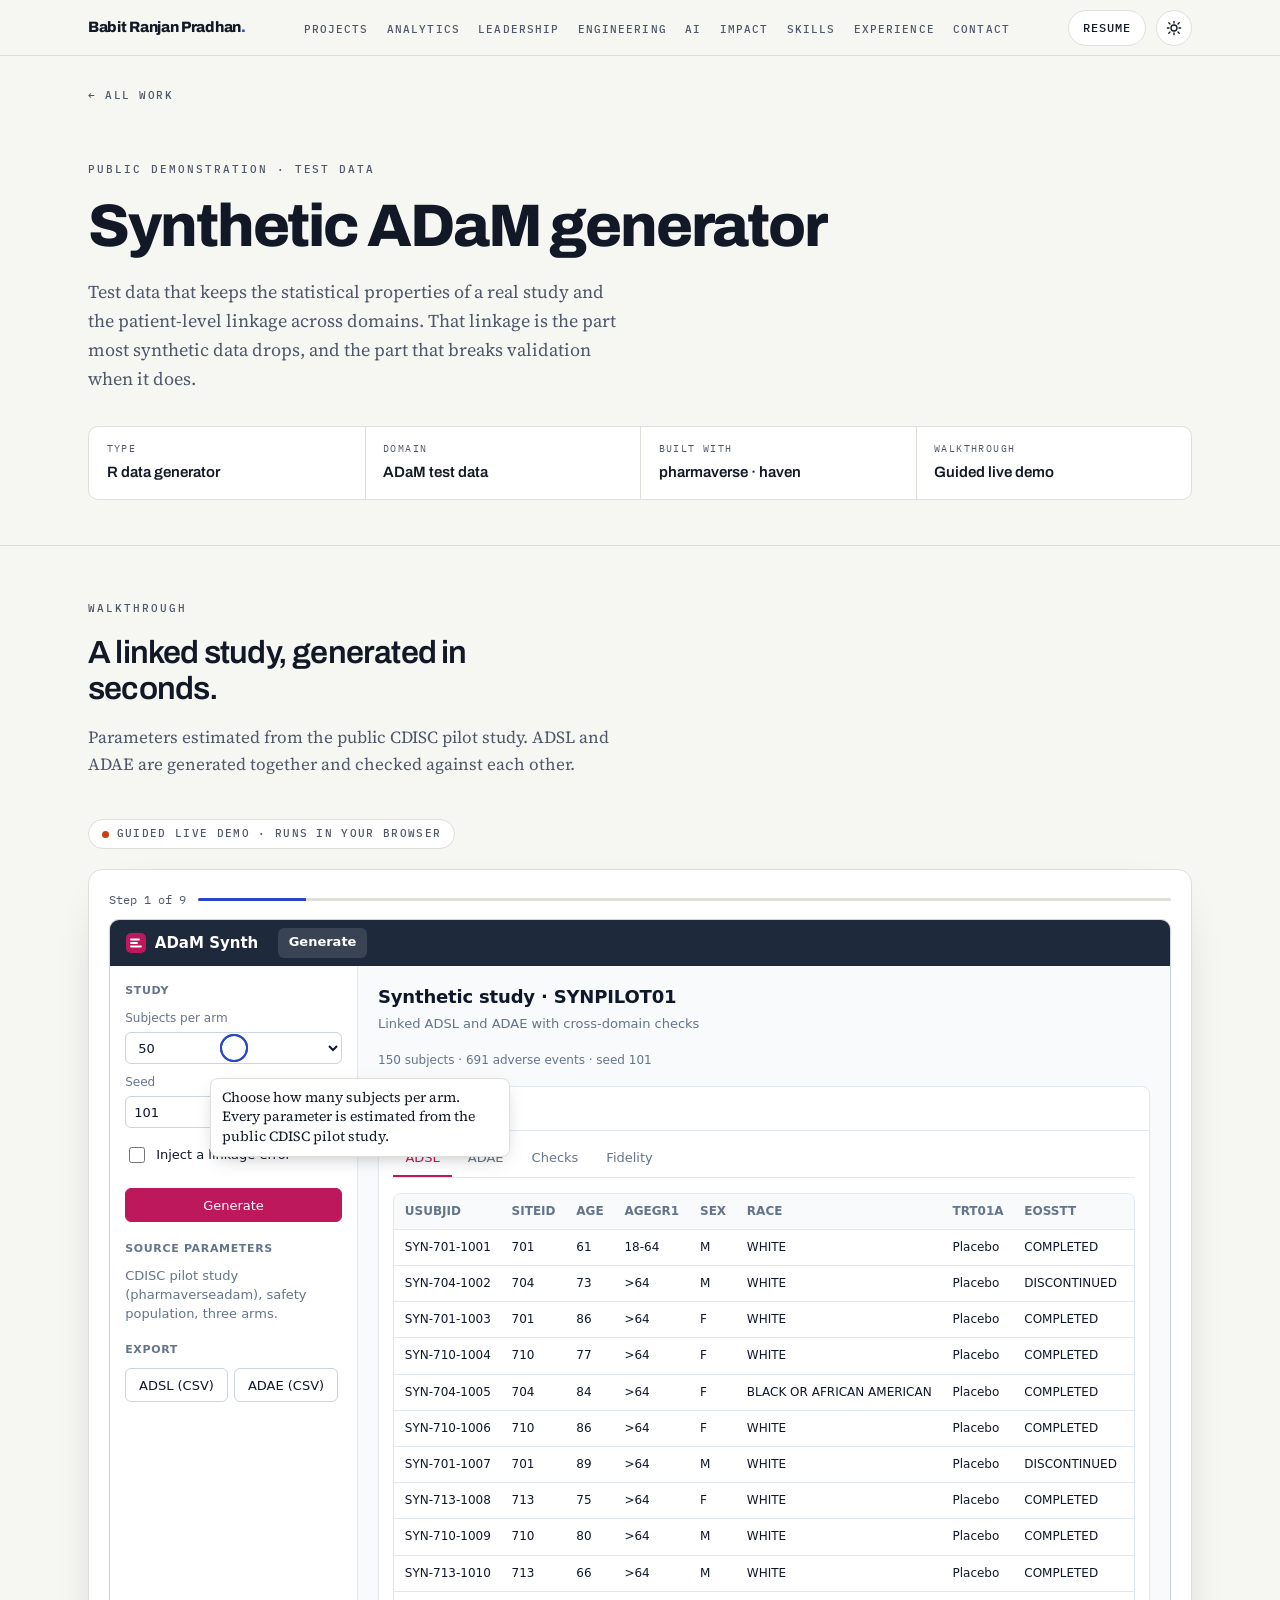
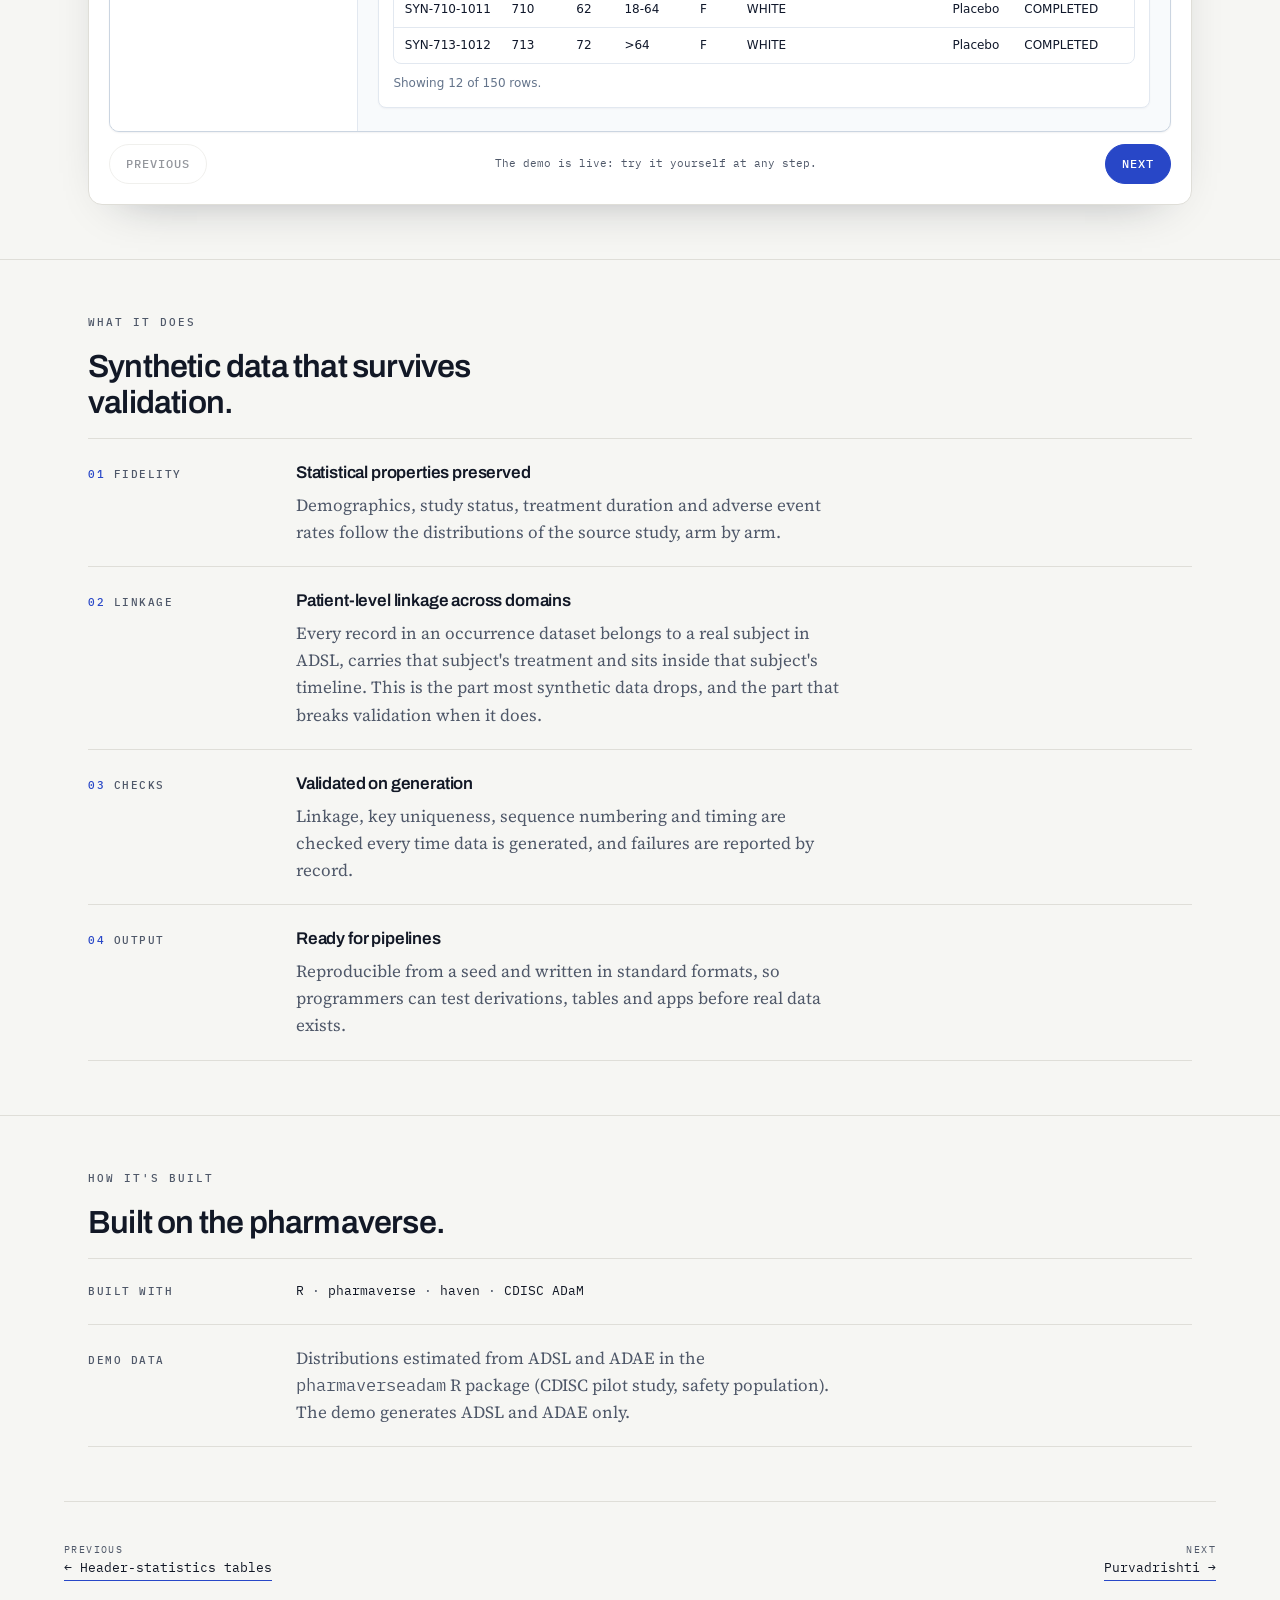
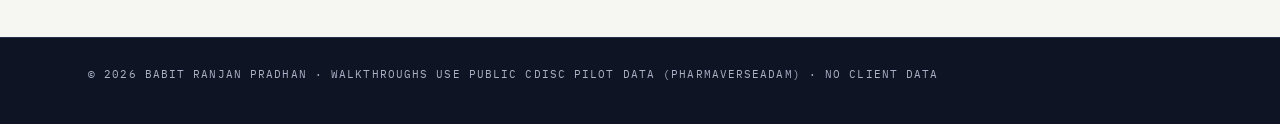
<file: work/synthetic-adam/index.html>
<!DOCTYPE html>
<html lang="en">
<head>
<meta charset="utf-8">
<meta name="viewport" content="width=device-width, initial-scale=1">
<title>Synthetic ADaM generator · Babit Ranjan Pradhan</title>
<meta name="description" content="Generate linked ADSL and ADAE with the statistical shape of a real study, checked for linkage, keys and timing.">
<meta name="author" content="Babit Ranjan Pradhan">
<link rel="canonical" href="https://babitrp.github.io/work/synthetic-adam/">
<meta property="og:type" content="article">
<meta property="og:site_name" content="Babit Ranjan Pradhan">
<meta property="og:title" content="Synthetic ADaM generator · Babit Ranjan Pradhan">
<meta property="og:description" content="Generate linked ADSL and ADAE with the statistical shape of a real study, checked for linkage, keys and timing.">
<meta property="og:url" content="https://babitrp.github.io/work/synthetic-adam/">
<meta property="og:image" content="https://babitrp.github.io/assets/og/synthetic-adam.jpg">
<meta property="og:image:width" content="1200"><meta property="og:image:height" content="630">
<meta property="og:image:alt" content="Synthetic ADaM generator · Babit Ranjan Pradhan">
<meta name="twitter:card" content="summary_large_image">
<meta name="twitter:title" content="Synthetic ADaM generator · Babit Ranjan Pradhan">
<meta name="twitter:description" content="Generate linked ADSL and ADAE with the statistical shape of a real study, checked for linkage, keys and timing.">
<meta name="twitter:image" content="https://babitrp.github.io/assets/og/synthetic-adam.jpg">
<meta name="theme-color" content="#0E1424">
<link rel="icon" href="data:image/svg+xml,%3Csvg xmlns='http://www.w3.org/2000/svg' viewBox='0 0 32 32'%3E%3Crect width='32' height='32' rx='7' fill='%230E1424'/%3E%3Crect x='7' y='15' width='18' height='2.5' rx='1' fill='%238EA4FF'/%3E%3Crect x='14.75' y='8' width='2.5' height='16' rx='1' fill='%23EEF1F8'/%3E%3C/svg%3E">
<script>try{if(localStorage.getItem("bp-theme")==="dark")document.documentElement.setAttribute("data-theme","dark");}catch(e){}</script>
<script type="application/ld+json">{"@context":"https://schema.org","@type":"CreativeWork","name":"Synthetic ADaM generator","description":"Generate linked ADSL and ADAE with the statistical shape of a real study, checked for linkage, keys and timing.","url":"https://babitrp.github.io/work/synthetic-adam/","image":"https://babitrp.github.io/assets/og/synthetic-adam.jpg","author":{"@type":"Person","name":"Babit Ranjan Pradhan","url":"https://babitrp.github.io/"}}</script>
<link rel="preconnect" href="https://fonts.googleapis.com"><link rel="preconnect" href="https://fonts.gstatic.com" crossorigin><link href="https://fonts.googleapis.com/css2?family=Archivo:wght@600;800&family=Source+Serif+4:opsz,wght@8..60,400;8..60,600&family=IBM+Plex+Mono:wght@400;500&display=swap" rel="stylesheet">
<link rel="stylesheet" href="../../assets/site.css">
</head>
<body data-root="../../">
<div id="progress" aria-hidden="true"><i></i></div>
<a href="#sg-tour" class="skip">Skip to content</a>
<nav class="nav" aria-label="Main">
  <div class="wrap">
    <a class="brand" href="../../">Babit Ranjan Pradhan<span>.</span></a>
    <ul id="navlist"><li><a href="../../#work">Projects</a></li><li><a href="../../#analytics">Analytics</a></li><li><a href="../../#leadership">Leadership</a></li><li><a href="../../#engineering">Engineering</a></li><li><a href="../../#ai">AI</a></li><li><a href="../../#impact">Impact</a></li><li><a href="../../#skills">Skills</a></li><li><a href="../../#experience">Experience</a></li><li><a href="../../#contact">Contact</a></li></ul>
    <div class="nav-r">
      <a class="btn resume" href="../../resume.pdf" download>Resume</a>
      <button class="menu" id="menu" type="button" aria-label="Open menu" aria-expanded="false" aria-controls="navlist">
        <svg viewBox="0 0 24 24" fill="none" stroke="currentColor" stroke-width="2" stroke-linecap="round" aria-hidden="true"><path d="M4 7h16M4 12h16M4 17h16"/></svg></button>
      <button class="theme" id="theme" type="button" aria-label="Switch to dark theme" title="Switch to dark theme">
        <svg class="sun" viewBox="0 0 24 24" fill="none" stroke="currentColor" stroke-width="2" stroke-linecap="round" aria-hidden="true"><circle cx="12" cy="12" r="4.5"/><path d="M12 2v2.5M12 19.5V22M4.2 4.2l1.8 1.8M18 18l1.8 1.8M2 12h2.5M19.5 12H22M4.2 19.8 6 18M18 6l1.8-1.8"/></svg>
        <svg class="moon" viewBox="0 0 24 24" fill="none" stroke="currentColor" stroke-width="2" stroke-linecap="round" stroke-linejoin="round" aria-hidden="true"><path d="M20.5 14.5A8.5 8.5 0 0 1 9.5 3.5a8.5 8.5 0 1 0 11 11z"/></svg>
      </button>
      <a class="btn pri" href="mailto:pradhan.babit@gmail.com">Email me</a>
    </div>
  </div>
</nav>
<main id="main">

<article class="case" id="sg-root" aria-labelledby="sg-h">
  <div class="wrap crumbs"><a href="../../#work">&larr; All work</a></div>
  <header class="wrap case-hero">
    <p class="eyebrow">Public demonstration · Test data</p>
    <h1 id="sg-h">Synthetic ADaM generator</h1>
    <p class="intro">Test data that keeps the statistical properties of a real study and the patient-level linkage across domains. That linkage is the part most synthetic data drops, and the part that breaks validation when it does.</p>
    <dl class="cfacts"><div><dt>Type</dt><dd>R data generator</dd></div><div><dt>Domain</dt><dd>ADaM test data</dd></div><div><dt>Built with</dt><dd>pharmaverse · haven</dd></div><div><dt>Walkthrough</dt><dd>Guided live demo</dd></div></dl>
    
    
  </header>
  
  <section aria-labelledby="sg-w-h"><div class="wrap">
    <p class="eyebrow">Walkthrough</p>
    <h2 id="sg-w-h">A linked study, generated in seconds.</h2>
    <p class="lede">Parameters estimated from the public CDISC pilot study. ADSL and ADAE are generated together and checked against each other.</p>
    <p class="label live"><i></i>Guided live demo · runs in your browser</p>
    <div class="tour" id="sg-tour" data-kind="live" data-p="sg">
  <div class="bar"><span class="count">Step 1 of 1</span><progress max="1" value="0" aria-label="Walkthrough progress"></progress></div>
  <div class="lstage">
    <div class="app" style="--band:#BE185D;--band-soft:color-mix(in srgb,#BE185D 10%,#fff)"><div class="app-bar"><span class="app-brand"><svg viewBox="0 0 20 20" aria-hidden="true"><rect width="20" height="20" rx="5" fill="var(--band)"/><path d="M5 13.5h10M5 10h6M5 6.5h8" stroke="#fff" stroke-width="1.8" stroke-linecap="round"/></svg>ADaM Synth</span><span class="app-nav" aria-hidden="true"><span class="on">Generate</span></span><span class="app-right" aria-hidden="true"></span></div><div class="app-body"><div class="app-side">
  <p class="app-sec">Study</p>
  <div class="sg-in">
    <label class="field">Subjects per arm
      <select id="sg-n"><option>20</option><option selected>50</option><option>100</option><option>250</option></select></label>
    <label class="field">Seed <input id="sg-seed" type="number" value="101" min="1" step="1"></label>
    <label class="sg-tog"><input type="checkbox" id="sg-break"> Inject a linkage error</label>
    <button class="btn pri wide" type="button" id="sg-gen">Generate</button>
  </div>
  <p class="app-sec">Source parameters</p>
  <p class="app-small">CDISC pilot study (pharmaverseadam), safety population, three arms.</p>
  <p class="app-sec">Export</p>
  <div class="sg-dl"><button class="btn" type="button" id="sg-dl-adsl">ADSL (CSV)</button>
    <button class="btn" type="button" id="sg-dl-adae">ADAE (CSV)</button></div>
  </div><div class="app-main"><div class="app-head"><b>Synthetic study · SYNPILOT01</b><span>Linked ADSL and ADAE with cross-domain checks</span></div>
  <p class="sg-meta" id="sg-meta" aria-live="polite"></p>
  <div class="app-card"><div class="app-card-h"><span>Output</span></div><div class="app-card-b">
    <div class="tabs" role="tablist" aria-label="Generated data">
      <button role="tab" aria-selected="true" data-t="adsl" id="sg-t-adsl">ADSL</button>
      <button role="tab" aria-selected="false" data-t="adae" id="sg-t-adae">ADAE</button>
      <button role="tab" aria-selected="false" data-t="chk" id="sg-t-chk">Checks</button>
      <button role="tab" aria-selected="false" data-t="fid" id="sg-t-fid">Fidelity</button>
    </div>
    <div id="sg-pane" role="tabpanel" aria-labelledby="sg-t-adsl"></div></div></div></div></div></div>
    <button class="hot" type="button" aria-label=""></button>
    <div class="tip" aria-live="polite" role="status"></div>
  </div>
  <div class="controls">
    <button class="btn" type="button" data-a="prev">Previous</button><span class="hint"></span>
    <button class="btn" type="button" data-a="restart" hidden>Restart</button><button class="btn pri" type="button" data-a="next">Next</button>
  </div>
</div>
    
  </div></section>
  
  <section aria-labelledby="sg-d-h"><div class="wrap">
    <p class="eyebrow">What it does</p>
    <h2 id="sg-d-h">Synthetic data that survives validation.</h2>
    <div class="row"><div class="key"><em>01</em> Fidelity</div><div><h3>Statistical properties preserved</h3>
  <p>Demographics, study status, treatment duration and adverse event rates follow the distributions of the source
  study, arm by arm.</p></div></div>
<div class="row"><div class="key"><em>02</em> Linkage</div><div><h3>Patient-level linkage across domains</h3>
  <p>Every record in an occurrence dataset belongs to a real subject in ADSL, carries that subject's treatment and sits
  inside that subject's timeline. This is the part most synthetic data drops, and the part that breaks validation when
  it does.</p></div></div>
<div class="row"><div class="key"><em>03</em> Checks</div><div><h3>Validated on generation</h3>
  <p>Linkage, key uniqueness, sequence numbering and timing are checked every time data is generated, and failures are
  reported by record.</p></div></div>
<div class="row"><div class="key"><em>04</em> Output</div><div><h3>Ready for pipelines</h3>
  <p>Reproducible from a seed and written in standard formats, so programmers can test derivations, tables and apps
  before real data exists.</p></div></div>
  </div></section>
  
  <section aria-labelledby="sg-s-h"><div class="wrap">
    <p class="eyebrow">How it's built</p>
    <h2 id="sg-s-h">Built on the pharmaverse.</h2>
    <div class="row"><div class="key">Built with</div><p class="chips"><span>R</span> · <span>pharmaverse</span> · <span>haven</span> · <span>CDISC ADaM</span></p></div>
<div class="row"><div class="key">Demo data</div><p>Distributions estimated from ADSL and ADAE in the <span class="mono">pharmaverseadam</span> R package
  (CDISC pilot study, safety population). The demo generates ADSL and ADAE only.</p></div>
  </div></section>
  <nav class="wrap pager" aria-label="More case studies">
    <a href="../header-tables/"><small>Previous</small>&larr; Header-statistics tables</a>
    <a href="../purvadrishti/" style="text-align:right"><small>Next</small>Purvadrishti &rarr;</a>
  </nav>
</article>
</main>
<footer><div class="wrap"><p>© 2026 Babit Ranjan Pradhan · Walkthroughs use public CDISC pilot data (pharmaverseadam) · No client data</p></div></footer>
<script src="../../assets/site.js" defer></script>
<script>window.__TOURS={"sg":{"reset":[{"event":"sg"}],"steps":[{"t":"#sg-n","c":"Choose how many subjects per arm. Every parameter is estimated from the public CDISC pilot study."},{"t":"#sg-gen","go":[{"click":"#sg-gen"}],"c":"Generate a linked ADSL and ADAE in the browser. The same seed always gives the same study."},{"t":"#sg-pane table","pre":[{"tab":"[data-t=\"adsl\"]"}],"c":"Subject level: demographics, actual arm, study status and treatment duration."},{"t":"#sg-pane table","pre":[{"tab":"[data-t=\"adae\"]"}],"c":"Adverse events point at real subjects, carry the subject's arm and start inside the treatment window."},{"t":".sg-checks","pre":[{"tab":"[data-t=\"chk\"]"}],"c":"Cross-domain checks run on every generation: linkage, keys, sequence numbers and timing."},{"t":"#sg-break","pre":[{"tab":"[data-t=\"chk\"]"}],"go":[{"check":["#sg-break",true]}],"c":"Inject a broken record to see the checks catch it."},{"t":".sg-checks .fail","pre":[{"check":["#sg-break",true]},{"tab":"[data-t=\"chk\"]"}],"c":"An orphan adverse event and an event after treatment ended. Both are named, so they can be traced."},{"t":"#sg-pane table","pre":[{"check":["#sg-break",false]},{"tab":"[data-t=\"fid\"]"}],"c":"Fidelity: synthetic against source, by arm. Larger studies converge on the source distributions."},{"t":"#sg-dl-adsl","c":"Download both datasets as CSV to feed test pipelines and validation code."}]}};</script>

<script type="application/json" id="sg-ref">{"arms":{"Placebo":{"n":86,"age_mean":75.21,"age_sd":8.59,"pF":0.616,"race":{"WHITE":0.907,"BLACK OR AFRICAN AMERICAN":0.093},"pComp":0.674,"ae_per_subj":3.27,"pAny":0.756,"terms":[["INFECTIONS AND INFESTATIONS","UPPER RESPIRATORY TRACT INFECTION",12],["SKIN AND SUBCUTANEOUS TISSUE DISORDERS","ERYTHEMA",12],["SKIN AND SUBCUTANEOUS TISSUE DISORDERS","PRURITUS",11],["GASTROINTESTINAL DISORDERS","DIARRHOEA",10],["GENERAL DISORDERS AND ADMINISTRATION SITE CONDITIONS","APPLICATION SITE PRURITUS",10],["SKIN AND SUBCUTANEOUS TISSUE DISORDERS","RASH",9],["GENERAL DISORDERS AND ADMINISTRATION SITE CONDITIONS","APPLICATION SITE DERMATITIS",9],["GENERAL DISORDERS AND ADMINISTRATION SITE CONDITIONS","APPLICATION SITE IRRITATION",7],["CARDIAC DISORDERS","MYOCARDIAL INFARCTION",4],["INFECTIONS AND INFESTATIONS","EAR INFECTION",4],["INFECTIONS AND INFESTATIONS","NASOPHARYNGITIS",4],["INFECTIONS AND INFESTATIONS","URINARY TRACT INFECTION",4],["INVESTIGATIONS","HEART RATE IRREGULAR",4],["CARDIAC DISORDERS","BRADYCARDIA",4],["INVESTIGATIONS","ELECTROCARDIOGRAM ST SEGMENT DEPRESSION",4],["SKIN AND SUBCUTANEOUS TISSUE DISORDERS","SKIN IRRITATION",4],["GENERAL DISORDERS AND ADMINISTRATION SITE CONDITIONS","CHILLS",3],["GENERAL DISORDERS AND ADMINISTRATION SITE CONDITIONS","OEDEMA PERIPHERAL",3],["GASTROINTESTINAL DISORDERS","NAUSEA",3],["GASTROINTESTINAL DISORDERS","VOMITING",3],["INVESTIGATIONS","ELECTROCARDIOGRAM T WAVE INVERSION",3],["NERVOUS SYSTEM DISORDERS","HEADACHE",3],["NERVOUS SYSTEM DISORDERS","DIZZINESS",3],["NERVOUS SYSTEM DISORDERS","SOMNOLENCE",3],["PSYCHIATRIC DISORDERS","INSOMNIA",3]],"sev":{"MILD":0.747,"MODERATE":0.231,"SEVERE":0.021}},"Xanomeline Low Dose":{"n":96,"age_mean":75.96,"age_sd":8.11,"pF":0.573,"race":{"WHITE":0.938,"BLACK OR AFRICAN AMERICAN":0.062},"pComp":0.26,"ae_per_subj":4.45,"pAny":0.875,"terms":[["GENERAL DISORDERS AND ADMINISTRATION SITE CONDITIONS","APPLICATION SITE PRURITUS",33],["SKIN AND SUBCUTANEOUS TISSUE DISORDERS","PRURITUS",31],["SKIN AND SUBCUTANEOUS TISSUE DISORDERS","ERYTHEMA",22],["GENERAL DISORDERS AND ADMINISTRATION SITE CONDITIONS","APPLICATION SITE ERYTHEMA",21],["GENERAL DISORDERS AND ADMINISTRATION SITE CONDITIONS","APPLICATION SITE IRRITATION",18],["SKIN AND SUBCUTANEOUS TISSUE DISORDERS","RASH",18],["GENERAL DISORDERS AND ADMINISTRATION SITE CONDITIONS","APPLICATION SITE DERMATITIS",15],["NERVOUS SYSTEM DISORDERS","DIZZINESS",14],["SKIN AND SUBCUTANEOUS TISSUE DISORDERS","SKIN IRRITATION",13],["CARDIAC DISORDERS","SINUS BRADYCARDIA",10],["INFECTIONS AND INFESTATIONS","NASOPHARYNGITIS",9],["SKIN AND SUBCUTANEOUS TISSUE DISORDERS","BLISTER",8],["NERVOUS SYSTEM DISORDERS","SYNCOPE",7],["RESPIRATORY, THORACIC AND MEDIASTINAL DISORDERS","COUGH",7],["GENERAL DISORDERS AND ADMINISTRATION SITE CONDITIONS","APPLICATION SITE VESICLES",6],["GASTROINTESTINAL DISORDERS","DIARRHOEA",6],["GASTROINTESTINAL DISORDERS","NAUSEA",5],["GENERAL DISORDERS AND ADMINISTRATION SITE CONDITIONS","FATIGUE",5],["GASTROINTESTINAL DISORDERS","VOMITING",5],["NERVOUS SYSTEM DISORDERS","SOMNOLENCE",5],["SKIN AND SUBCUTANEOUS TISSUE DISORDERS","HYPERHIDROSIS",5],["PSYCHIATRIC DISORDERS","ANXIETY",4],["CARDIAC DISORDERS","MYOCARDIAL INFARCTION",4],["CARDIAC DISORDERS","VENTRICULAR EXTRASYSTOLES",4],["MUSCULOSKELETAL AND CONNECTIVE TISSUE DISORDERS","ARTHRALGIA",4]],"sev":{"MILD":0.543,"MODERATE":0.398,"SEVERE":0.059}},"Xanomeline High Dose":{"n":72,"age_mean":73.78,"age_sd":7.94,"pF":0.486,"race":{"WHITE":0.861,"BLACK OR AFRICAN AMERICAN":0.125,"AMERICAN INDIAN OR ALASKA NATIVE":0.014},"pComp":0.375,"ae_per_subj":5.75,"pAny":0.944,"terms":[["SKIN AND SUBCUTANEOUS TISSUE DISORDERS","PRURITUS",36],["GENERAL DISORDERS AND ADMINISTRATION SITE CONDITIONS","APPLICATION SITE PRURITUS",34],["SKIN AND SUBCUTANEOUS TISSUE DISORDERS","ERYTHEMA",22],["GENERAL DISORDERS AND ADMINISTRATION SITE CONDITIONS","APPLICATION SITE ERYTHEMA",22],["GENERAL DISORDERS AND ADMINISTRATION SITE CONDITIONS","APPLICATION SITE IRRITATION",16],["NERVOUS SYSTEM DISORDERS","DIZZINESS",14],["SKIN AND SUBCUTANEOUS TISSUE DISORDERS","RASH",13],["GASTROINTESTINAL DISORDERS","NAUSEA",13],["CARDIAC DISORDERS","SINUS BRADYCARDIA",12],["GENERAL DISORDERS AND ADMINISTRATION SITE CONDITIONS","APPLICATION SITE DERMATITIS",12],["SKIN AND SUBCUTANEOUS TISSUE DISORDERS","HYPERHIDROSIS",10],["GASTROINTESTINAL DISORDERS","VOMITING",8],["INFECTIONS AND INFESTATIONS","NASOPHARYNGITIS",8],["CARDIAC DISORDERS","MYOCARDIAL INFARCTION",8],["NERVOUS SYSTEM DISORDERS","HEADACHE",8],["SKIN AND SUBCUTANEOUS TISSUE DISORDERS","SKIN IRRITATION",8],["RESPIRATORY, THORACIC AND MEDIASTINAL DISORDERS","COUGH",7],["GASTROINTESTINAL DISORDERS","SALIVARY HYPERSECRETION",5],["GENERAL DISORDERS AND ADMINISTRATION SITE CONDITIONS","APPLICATION SITE VESICLES",5],["GENERAL DISORDERS AND ADMINISTRATION SITE CONDITIONS","FATIGUE",5],["INFECTIONS AND INFESTATIONS","UPPER RESPIRATORY TRACT INFECTION",5],["MUSCULOSKELETAL AND CONNECTIVE TISSUE DISORDERS","BACK PAIN",4],["RESPIRATORY, THORACIC AND MEDIASTINAL DISORDERS","NASAL CONGESTION",4],["GENERAL DISORDERS AND ADMINISTRATION SITE CONDITIONS","MALAISE",3],["GENERAL DISORDERS AND ADMINISTRATION SITE CONDITIONS","APPLICATION SITE SWELLING",3]],"sev":{"MILD":0.691,"MODERATE":0.285,"SEVERE":0.024}}},"dur":{"COMPLETED":[181,183,192],"DISCONTINUED":[10,55,133]}}</script>
<script>
(function(){
"use strict";
var REF=JSON.parse(document.getElementById("sg-ref").textContent),$=function(s){return document.getElementById(s);},tab="adsl",D=null;
var ARMS=["Placebo","Xanomeline Low Dose","Xanomeline High Dose"],CODE={"Placebo":"Pbo","Xanomeline Low Dose":"Xan_Lo","Xanomeline High Dose":"Xan_Hi"};
var esc=function(s){return String(s).replace(/[&<>"]/g,function(c){return{"&":"&amp;","<":"&lt;",">":"&gt;",'"':"&quot;"}[c];});};
function rng(a){return function(){a|=0;a=a+0x6D2B79F5|0;var t=Math.imul(a^a>>>15,1|a);t=t+Math.imul(t^t>>>7,61|t)^t;return((t^t>>>14)>>>0)/4294967296;};}
function norm(r){var u=1-r(),v=r();return Math.sqrt(-2*Math.log(u))*Math.cos(2*Math.PI*v);}
function pick(r,obj){var x=r(),c=0,k=Object.keys(obj);for(var i=0;i<k.length;i++){c+=obj[k[i]];if(x<c)return k[i];}return k[k.length-1];}
function pois(r,l){var L=Math.exp(-l),k=0,p=1;do{k++;p*=r();}while(p>L);return k-1;}
function qinterp(u,pts){for(var i=1;i<pts.length;i++)if(u<=pts[i][0]){var a=pts[i-1],b=pts[i];return a[1]+(b[1]-a[1])*(u-a[0])/(b[0]-a[0]);}return pts[pts.length-1][1];}

function gen(){
  var n=+$("sg-n").value,seed=parseInt($("sg-seed").value,10)||1,r=rng(seed),sl=[],ae=[],id=0;
  var dc=REF.dur.DISCONTINUED,DQ=[[0,2],[0.1,dc[0]],[0.5,dc[1]],[0.9,dc[2]],[1,175]];
  ARMS.forEach(function(arm){var P=REF.arms[arm],wt={},tot=0;P.terms.forEach(function(t){tot+=t[2];});
    P.terms.forEach(function(t,i){wt[i]=t[2]/tot;});var lam=Math.max(0,P.ae_per_subj/P.pAny-1);
    for(var i=0;i<n;i++){id++;var site=["701","704","708","710","713"][Math.floor(r()*5)],us="SYN-"+site+"-"+String(1000+id);
      var age=Math.round(Math.min(89,Math.max(51,P.age_mean+P.age_sd*norm(r))));
      var comp=r()<P.pComp,dur=comp?Math.round(181+r()*11):Math.max(1,Math.round(qinterp(r(),DQ)));
      sl.push({STUDYID:"SYNPILOT01",USUBJID:us,SITEID:site,AGE:age,AGEGR1:age<65?"18-64":">64",SEX:r()<P.pF?"F":"M",RACE:pick(r,P.race),
        TRT01A:arm,TRT01AN:CODE[arm],EOSSTT:comp?"COMPLETED":"DISCONTINUED",TRTDURD:dur,SAFFL:"Y"});
      if(r()<P.pAny){var k=1+pois(r,lam),ev=[];
        for(var j=0;j<k;j++){var t=P.terms[+pick(r,wt)];ev.push({STUDYID:"SYNPILOT01",USUBJID:us,TRTA:arm,AEBODSYS:t[0],AEDECOD:t[1],
          ASTDY:1+Math.floor(r()*dur),AESEV:pick(r,P.sev),TRTEMFL:"Y"});}
        ev.sort(function(a,b){return a.ASTDY-b.ASTDY;}).forEach(function(e,j){e.AESEQ=j+1;ae.push(e);});}}});
  if($("sg-break").checked&&ae.length>2){
    // push the last event of one subject past treatment end (order stays intact), and add one orphan record
    var k=0;while(k<ae.length-1&&ae[k+1].USUBJID===ae[k].USUBJID)k++;
    var s0=sl.filter(function(s){return s.USUBJID===ae[k].USUBJID;})[0];if(s0)ae[k]=Object.assign({},ae[k],{ASTDY:s0.TRTDURD+21});
    ae.push(Object.assign({},ae[0],{USUBJID:"SYN-799-9999",AESEQ:1}));}
  D={sl:sl,ae:ae,n:n,seed:seed};
  $("sg-meta").textContent=sl.length+" subjects · "+ae.length+" adverse events · seed "+seed+($("sg-break").checked?" · error injected":"");
  render();}

function checks(){var ids={},bad=[],arm={},dur={};D.sl.forEach(function(s){ids[s.USUBJID]=(ids[s.USUBJID]||0)+1;arm[s.USUBJID]=s.TRT01A;dur[s.USUBJID]=s.TRTDURD;});
  var orphan=D.ae.filter(function(e){return!arm[e.USUBJID];}),mism=D.ae.filter(function(e){return arm[e.USUBJID]&&arm[e.USUBJID]!==e.TRTA;}),
    late=D.ae.filter(function(e){return dur[e.USUBJID]!=null&&(e.ASTDY<1||e.ASTDY>dur[e.USUBJID]);}),dupS=Object.keys(ids).filter(function(k){return ids[k]>1;}),
    seen={},dupA=D.ae.filter(function(e){var k=e.USUBJID+"|"+e.AESEQ;if(seen[k])return true;seen[k]=1;return false;}),
    seqBad=(function(){var g={};D.ae.forEach(function(e){(g[e.USUBJID]=g[e.USUBJID]||[]).push(e);});return Object.keys(g).filter(function(k){
      return g[k].some(function(e,i){return e.AESEQ!==i+1||(i&&g[k][i-1].ASTDY>e.ASTDY);});});})(),
    miss=D.sl.filter(function(s){return!s.USUBJID||!s.TRT01A;}).length+D.ae.filter(function(e){return!e.AEDECOD||!e.AEBODSYS;}).length;
  var L=function(xs,f){return xs.slice(0,3).map(f).join(", ")+(xs.length>3?" …":"");};
  return[["Every ADAE.USUBJID exists in ADSL",orphan,function(){return orphan.length+" orphan record(s): "+L(orphan,function(e){return e.USUBJID+" AESEQ "+e.AESEQ;});}],
    ["ADAE.TRTA matches ADSL.TRT01A",mism,function(){return mism.length+" mismatch(es)";}],
    ["ASTDY falls inside the treatment window (1 to TRTDURD)",late,function(){return late.length+" event(s) outside: "+L(late,function(e){return e.USUBJID+" day "+e.ASTDY+" of "+dur[e.USUBJID];});}],
    ["USUBJID unique in ADSL; USUBJID + AESEQ unique in ADAE",dupS.concat(dupA),function(){return(dupS.length+dupA.length)+" duplicate key(s)";}],
    ["AESEQ runs 1..n per subject in start-day order",seqBad,function(){return seqBad.length+" subject(s) out of order";}],
    ["Required variables populated",new Array(miss),function(){return miss+" missing value(s)";}]];}

function table(rows,cols){if(!rows.length)return'<p class="sg-meta">No rows.</p>';
  return'<div class="tbl-wrap"><table class="dt"><thead><tr>'+cols.map(function(c){return'<th scope="col">'+c+'</th>';}).join("")+'</tr></thead><tbody>'+
    rows.slice(0,12).map(function(r){return'<tr>'+cols.map(function(c){return'<td>'+esc(r[c])+'</td>';}).join("")+'</tr>';}).join("")+'</tbody></table></div>'+
    '<p class="sg-meta" style="margin-top:.6rem">Showing '+Math.min(12,rows.length)+' of '+rows.length+' rows.</p>';}

function fid(){var h='<div class="tbl-wrap"><table class="dt"><thead><tr><th scope="col">Arm</th><th scope="col">Measure</th><th scope="col">Source</th><th scope="col">Synthetic</th></tr></thead><tbody>';
  ARMS.forEach(function(arm){var P=REF.arms[arm],s=D.sl.filter(function(x){return x.TRT01A===arm;}),a=D.ae.filter(function(x){return x.TRTA===arm;}),n=s.length||1,
    withAE={};a.forEach(function(e){withAE[e.USUBJID]=1;});
    [["Age, mean",P.age_mean.toFixed(1),(s.reduce(function(t,x){return t+x.AGE;},0)/n).toFixed(1),1.5],
     ["Female, %",(100*P.pF).toFixed(1),(100*s.filter(function(x){return x.SEX==="F";}).length/n).toFixed(1),8],
     ["Completed, %",(100*P.pComp).toFixed(1),(100*s.filter(function(x){return x.EOSSTT==="COMPLETED";}).length/n).toFixed(1),8],
     ["Any TEAE, %",(100*P.pAny).toFixed(1),(100*Object.keys(withAE).length/n).toFixed(1),8],
     ["TEAEs per subject",P.ae_per_subj.toFixed(2),(a.length/n).toFixed(2),0.6]].forEach(function(m,i){
      h+='<tr><td>'+(i?"":arm)+'</td><td>'+m[0]+'</td><td>'+m[1]+'</td><td class="'+(Math.abs(m[1]-m[2])>m[3]?"dev":"")+'">'+m[2]+'</td></tr>';});});
  return h+'</tbody></table></div><p class="sg-meta" style="margin-top:.6rem">Source: pharmaverseadam ADSL and ADAE, safety population. Values in orange differ from the source by more than sampling noise would usually allow at this size.</p>';}

function render(){var p=$("sg-pane");if(!D)return;
  if(tab==="adsl")p.innerHTML=table(D.sl,["USUBJID","SITEID","AGE","AGEGR1","SEX","RACE","TRT01A","EOSSTT","TRTDURD"]);
  else if(tab==="adae")p.innerHTML=table(D.ae,["USUBJID","AESEQ","TRTA","AEBODSYS","AEDECOD","ASTDY","AESEV","TRTEMFL"]);
  else if(tab==="chk")p.innerHTML='<ul class="sg-checks">'+checks().map(function(c){var ok=!c[1].length;
    return'<li class="'+(ok?"pass":"fail")+'"><span class="st">'+(ok?"PASS":"FAIL")+'</span><span>'+c[0]+(ok?"":'<small>'+esc(c[2]())+'</small>')+'</span></li>';}).join("")+'</ul>';
  else p.innerHTML=fid();}

[].forEach.call(document.querySelectorAll("#sg-root .tabs button"),function(b){b.addEventListener("click",function(){tab=b.dataset.t;
  [].forEach.call(document.querySelectorAll("#sg-root .tabs button"),function(o){o.setAttribute("aria-selected",o===b);});
  $("sg-pane").setAttribute("aria-labelledby",b.id);render();});});
function csv(rows,name){if(!rows.length)return;var cols=Object.keys(rows[0]),q=function(s){s=String(s==null?"":s);if(/^[=+\-@]/.test(s))s="'"+s;return'"'+s.replace(/"/g,'""')+'"';};
  var t=[cols.join(",")].concat(rows.map(function(r){return cols.map(function(c){return q(r[c]);}).join(",");})).join("\r\n");
  var u=URL.createObjectURL(new Blob([t],{type:"text/csv"})),a=document.createElement("a");a.href=u;a.download=name;document.body.appendChild(a);a.click();a.remove();
  setTimeout(function(){URL.revokeObjectURL(u);},1000);}
$("sg-gen").addEventListener("click",gen);$("sg-break").addEventListener("change",gen);
$("sg-dl-adsl").addEventListener("click",function(){D&&csv(D.sl,"adsl_synthetic.csv");});
$("sg-dl-adae").addEventListener("click",function(){D&&csv(D.ae,"adae_synthetic.csv");});
document.addEventListener("demo-reset",function(e){if(e.detail!=="sg")return;$("sg-break").checked=false;$("sg-n").value="50";$("sg-seed").value="101";
  tab="adsl";[].forEach.call(document.querySelectorAll("#sg-root .tabs button"),function(o){o.setAttribute("aria-selected",o.dataset.t==="adsl");});gen();});
gen();
})();
</script>

</body>
</html>
</file>
<file: assets/site.css>
:root{--ink:#121826;--ink-soft:#4F5869;--surface:#F6F6F3;--surface-2:#ECECE7;--panel:#FFFFFF;--rule:#DFDED8;
  --band:#2847C7;--band-ink:#FFFFFF;--band-soft:rgba(40,71,199,.09);--flag:#C2410C;--flag-soft:rgba(194,65,12,.11);
  --add:#15803D;--add-bg:rgba(21,128,61,.12);--del:#B42318;--del-bg:rgba(180,35,24,.10);--hero:#0E1424;--hero-ink:#EEF1F8;
  --hero-soft:#A9B2C6;--hero-rule:#263049;--max:72rem;--nav-h:3.5rem;color-scheme:light}
:root[data-theme="dark"]{--ink:#E7EAF1;--ink-soft:#A0A8B8;--surface:#0B0E15;--surface-2:#141925;--panel:#10141E;
  --rule:#232A3A;--band:#8EA4FF;--band-ink:#0B0E15;--band-soft:rgba(142,164,255,.13);--flag:#F59E61;--flag-soft:rgba(245,158,97,.14);
  --add:#4ADE80;--add-bg:rgba(74,222,128,.13);--del:#F87171;--del-bg:rgba(248,113,113,.13);--hero:#070A11;--hero-rule:#1C2335;color-scheme:dark}


::selection{background:var(--band);color:var(--band-ink)}
*{box-sizing:border-box}
html{-webkit-text-size-adjust:100%;scroll-behavior:smooth;scroll-padding-top:5rem}
body{margin:0;background:var(--surface);color:var(--ink);font-family:"Source Serif 4",Georgia,serif;
  font-size:clamp(1rem,.95rem + .25vw,1.0625rem);line-height:1.6;-webkit-font-smoothing:antialiased}
.wrap{max-width:var(--max);margin:0 auto;padding:0 1.5rem}
p{margin:0 0 1rem}
img{max-width:100%}
.mono{font-family:"IBM Plex Mono",monospace;font-variant-numeric:tabular-nums}
a{color:var(--ink);text-decoration:none;border-bottom:1px solid var(--band);padding-bottom:1px}
a:hover{color:var(--band)}
:focus-visible{outline:2px solid var(--band);outline-offset:2px;border-radius:3px}
.skip{position:absolute;left:1.5rem;top:-4rem;z-index:90;background:var(--ink);color:var(--surface);border:0;
  font-family:"IBM Plex Mono",monospace;font-size:.75rem;letter-spacing:.12em;text-transform:uppercase;padding:.6rem 1rem;transition:top .2s}
.skip:focus{top:.5rem;color:var(--surface)}
.eyebrow{font-family:"IBM Plex Mono",monospace;font-size:.6875rem;font-weight:500;letter-spacing:.18em;text-transform:uppercase;
  color:var(--ink-soft);margin:0 0 1.1rem}
h1,h2,h3{font-family:Archivo,system-ui,sans-serif;font-weight:600;letter-spacing:-.02em;margin:0}
h2{font-size:clamp(1.5rem,1.2rem + 1vw,2.125rem);line-height:1.12;margin:0 0 1.1rem;max-width:28ch;letter-spacing:-.025em}
h3{font-size:1.0625rem;letter-spacing:-.01em;margin:0 0 .35rem}
.lede{max-width:60ch;color:var(--ink-soft);margin-bottom:2.5rem}
section{padding:clamp(3.5rem,9vh,5.5rem) 0;border-top:1px solid var(--rule)}
.row{display:grid;gap:.35rem 2rem;padding:1.25rem 0;border-bottom:1px solid var(--rule)}
.row:first-of-type{border-top:1px solid var(--rule)}
@media(min-width:44rem){.row{grid-template-columns:11rem 1fr;align-items:baseline}}
.row>*{min-width:0}
.row .key{font-family:"IBM Plex Mono",monospace;font-size:.6875rem;font-weight:500;letter-spacing:.14em;text-transform:uppercase;color:var(--ink-soft)}
.row .key em{font-style:normal;color:var(--band)}
.row p{color:var(--ink-soft);margin:0;max-width:62ch}
.row p+p{margin-top:.6rem}
.row h3+p{margin-top:.1rem}
.chips{font-family:"IBM Plex Mono",monospace;font-size:.8125rem;line-height:1.9;margin:0}
.chips span{display:inline-block;max-width:100%}
.chips span::after{content:" · ";color:var(--rule);white-space:pre}
.chips span:last-child::after{content:""}
.pull{font-family:Archivo,system-ui,sans-serif;font-weight:600;font-size:clamp(1.125rem,1rem + .6vw,1.375rem);letter-spacing:-.015em;
  line-height:1.35;max-width:46ch;margin:2.5rem 0 0;padding-left:1.25rem;border-left:2px solid var(--band)}
.note{font-family:"IBM Plex Mono",monospace;font-size:.75rem;color:var(--ink-soft);margin:1rem 0 0;line-height:1.6}
.panel{background:var(--panel);border:1px solid var(--rule);border-radius:10px;padding:clamp(.75rem,2vw,1.5rem)}
.btn{font-family:"IBM Plex Mono",monospace;font-size:.75rem;font-weight:500;letter-spacing:.08em;text-transform:uppercase;background:var(--panel);
  color:var(--ink);border:1px solid var(--rule);border-radius:999px;padding:.55rem 1rem;min-height:2.5rem;cursor:pointer;
  transition:background .2s,border-color .2s,color .2s;display:inline-flex;align-items:center;gap:.4rem;text-decoration:none}
.btn:hover:not(:disabled){border-color:var(--ink-soft);color:var(--ink)}
.btn.pri{background:var(--band);border-color:var(--band);color:var(--band-ink)}
.btn.pri:hover:not(:disabled){filter:brightness(1.08);color:var(--band-ink)}
.btn:disabled{opacity:.45;cursor:default}
.tabs{display:flex;flex-wrap:wrap;gap:.25rem;border-bottom:1px solid var(--rule);margin:0 0 1.25rem}
.tabs button{font-family:"IBM Plex Mono",monospace;font-size:.6875rem;font-weight:500;letter-spacing:.12em;text-transform:uppercase;background:none;
  border:0;border-bottom:2px solid transparent;color:var(--ink-soft);padding:.75rem .9rem .6rem;cursor:pointer;min-height:2.75rem}
.tabs button[aria-selected="true"]{color:var(--band);border-bottom-color:var(--band)}
.tabs button:hover{color:var(--ink)}
.field{display:flex;flex-direction:column;gap:.3rem;font-family:"IBM Plex Mono",monospace;font-size:.6875rem;letter-spacing:.1em;
  text-transform:uppercase;color:var(--ink-soft);margin:0}
.field input,.field select{font-family:"IBM Plex Mono",monospace;font-size:.875rem;letter-spacing:0;text-transform:none;color:var(--ink);
  background:var(--surface);border:1px solid var(--rule);border-radius:6px;padding:.45rem .55rem;min-height:2.25rem}
.tbl-wrap{overflow-x:auto;border:1px solid var(--rule);border-radius:8px}
table.dt{border-collapse:collapse;width:100%;font-family:"IBM Plex Mono",monospace;font-size:.75rem;font-variant-numeric:tabular-nums}
table.dt th,table.dt td{padding:.5rem .65rem;border-bottom:1px solid var(--rule);text-align:left;vertical-align:top;white-space:nowrap}
table.dt th{font-weight:500;color:var(--ink-soft);letter-spacing:.06em;background:var(--surface-2);position:sticky;top:0}
table.dt tr:last-child td{border-bottom:0}
.tag{display:inline-block;font-size:.625rem;font-weight:500;letter-spacing:.1em;text-transform:uppercase;padding:.1rem .45rem;
  border-radius:4px;border:1px solid currentColor}
.tag.t-add{color:var(--add)}.tag.t-del{color:var(--del)}.tag.t-chg{color:var(--flag)}.tag.t-same{color:var(--ink-soft)}
ins{background:var(--add-bg);color:var(--add);text-decoration:none;border-radius:2px;padding:0 .1em}
del{background:var(--del-bg);color:var(--del);text-decoration:line-through;border-radius:2px;padding:0 .1em}
.kpis{display:grid;grid-template-columns:repeat(auto-fit,minmax(9rem,1fr));gap:1px;background:var(--rule);border:1px solid var(--rule);
  border-radius:8px;overflow:hidden;margin:0 0 1.25rem}
.kpis div{background:var(--panel);padding:.85rem 1rem}
.kpis b{display:block;font-family:Archivo,system-ui,sans-serif;font-weight:800;font-size:1.5rem;letter-spacing:-.02em;font-variant-numeric:tabular-nums}
.kpis span{font-family:"IBM Plex Mono",monospace;font-size:.625rem;letter-spacing:.12em;text-transform:uppercase;color:var(--ink-soft)}
.kpis .warn b{color:var(--flag)}.kpis .ok b{color:var(--band)}
[hidden]{display:none!important}
.sr{position:absolute;width:1px;height:1px;overflow:hidden;clip:rect(0 0 0 0);white-space:nowrap}


/* nav */
.nav{position:sticky;top:0;z-index:60;height:var(--nav-h);background:color-mix(in srgb,var(--surface) 94%,transparent);border-bottom:1px solid var(--rule)}
.nav .wrap{display:flex;align-items:center;justify-content:space-between;height:100%;gap:1.25rem}
.brand{font-family:Archivo,system-ui,sans-serif;font-weight:800;font-size:.9375rem;letter-spacing:-.02em;white-space:nowrap;border:0;color:var(--ink)}
.brand span{color:var(--band)}
.nav ul{display:flex;gap:1.4rem;list-style:none;margin:0;padding:0;overflow-x:auto;scrollbar-width:none}
.nav ul::-webkit-scrollbar{display:none}
.nav ul a{font-family:"IBM Plex Mono",monospace;font-size:.6875rem;font-weight:500;letter-spacing:.14em;text-transform:uppercase;color:var(--ink-soft);
  border-bottom:1px solid transparent;padding-bottom:2px;white-space:nowrap}
.nav ul a:hover{color:var(--ink)}
.nav ul a[aria-current="true"]{color:var(--band);border-bottom-color:var(--band)}
.nav .btn{min-height:2.25rem;padding:.4rem .9rem}
.nav-r{display:flex;align-items:center;gap:.6rem}
.theme{width:2.25rem;height:2.25rem;border-radius:50%;border:1px solid var(--rule);background:var(--panel);color:var(--ink);cursor:pointer;
  display:inline-grid;place-items:center;padding:0;transition:border-color .2s}
.theme:hover{border-color:var(--ink-soft)}
.theme svg{width:16px;height:16px}
.theme .moon,:root[data-theme="dark"] .theme .sun{display:none}
:root[data-theme="dark"] .theme .moon{display:block}
@media(max-width:58rem){.nav ul{display:none}}
#progress{position:fixed;top:0;left:0;right:0;height:2px;z-index:70;pointer-events:none}
#progress i{display:block;height:100%;background:var(--band);transform:scaleX(0);transform-origin:left}

/* hero */
.hero{background:var(--hero);color:var(--hero-ink);padding:clamp(3.5rem,11vh,7rem) 0 clamp(2.5rem,6vh,3.5rem);border:0;position:relative;overflow:hidden}
.hero::before{content:"";position:absolute;inset:0;background-image:linear-gradient(var(--hero-rule) 1px,transparent 1px),
  linear-gradient(90deg,var(--hero-rule) 1px,transparent 1px);background-size:56px 56px;opacity:.35;
  mask-image:linear-gradient(180deg,#000 0%,transparent 85%);-webkit-mask-image:linear-gradient(180deg,#000 0%,transparent 85%)}
.hero .wrap{position:relative}
.hero .eyebrow{color:var(--hero-soft)}
.hero .eyebrow b{color:#8EA4FF;font-weight:500}
.hero h1{font-weight:800;font-size:clamp(2.25rem,1.3rem + 4vw,4.25rem);line-height:1.03;letter-spacing:-.035em;margin:0 0 1.5rem;max-width:19ch}
.hero h1 em{font-style:normal;color:#8EA4FF}
.hero .intro{max-width:56ch;color:var(--hero-soft);font-size:1.0625em}
.hero .cta{display:flex;flex-wrap:wrap;gap:.75rem;align-items:center;margin:2rem 0 0}
.hero .btn{background:transparent;color:var(--hero-ink);border-color:var(--hero-rule)}
.hero .btn:hover{border-color:var(--hero-soft);color:#fff}
.hero .btn.pri{background:#8EA4FF;border-color:#8EA4FF;color:#0B0E15}
.hero .btn.pri:hover{color:#0B0E15}
.hero .cta a.lk{font-family:"IBM Plex Mono",monospace;font-size:.8125rem;color:var(--hero-ink);border-bottom-color:#8EA4FF;margin-left:.5rem}
.facts{display:grid;grid-template-columns:repeat(4,minmax(0,1fr));margin:3rem 0 0;border-top:1px solid var(--hero-rule)}
.facts div{padding:1.1rem 1.25rem 0 0}
.facts b{display:block;font-family:Archivo,system-ui,sans-serif;font-weight:800;font-size:clamp(1.5rem,1.2rem + 1vw,2.125rem);letter-spacing:-.03em;color:#fff}
.facts span{font-family:"IBM Plex Mono",monospace;font-size:.6875rem;letter-spacing:.12em;text-transform:uppercase;color:var(--hero-soft)}
@media(max-width:44rem){.facts{grid-template-columns:1fr 1fr;row-gap:1rem}}

/* work grid */
.grid{display:grid;grid-template-columns:repeat(6,minmax(0,1fr));gap:1.25rem}
.grid>.card{grid-column:span 2}
.card{position:relative;display:flex;flex-direction:column;background:var(--panel);border:1px solid var(--rule);border-radius:12px;overflow:hidden;
  transition:border-color .2s,transform .2s,box-shadow .2s}
.card:hover{border-color:var(--band);transform:translateY(-2px);box-shadow:0 10px 28px -16px rgba(18,24,38,.35)}
.card .th{aspect-ratio:16/9;background:var(--surface-2);border-bottom:1px solid var(--rule);overflow:hidden}
.card .th img{width:100%;height:100%;object-fit:cover;object-position:top left;display:block}
.card .bd{padding:1.1rem 1.2rem 1.25rem;display:flex;flex-direction:column;gap:.45rem;flex:1}
.card .cat{font-family:"IBM Plex Mono",monospace;font-size:.625rem;font-weight:500;letter-spacing:.14em;text-transform:uppercase;color:var(--ink-soft)}
.card .cat b{color:var(--band);font-weight:500}
.card h3{font-size:1.1875rem;margin:0}
.card h3 a{border:0;color:var(--ink)}
.card h3 a::after{content:"";position:absolute;inset:0;z-index:1}
.card p{color:var(--ink-soft);margin:0;font-size:.95em}
.card .tech{margin-top:auto;padding-top:.7rem;font-family:"IBM Plex Mono",monospace;font-size:.6875rem;color:var(--ink-soft)}
.card .go{font-family:"IBM Plex Mono",monospace;font-size:.6875rem;font-weight:500;letter-spacing:.12em;text-transform:uppercase;color:var(--band)}
.grid>.card.wide{grid-column:1/-1;flex-direction:row}
.card.wide .th{flex:1.5;aspect-ratio:auto;border-bottom:0;border-right:1px solid var(--rule)}
.card.wide .bd{flex:1;padding:1.5rem}
.card.wide h3{font-size:1.625rem;letter-spacing:-.025em}
@media(max-width:62rem){.grid{grid-template-columns:1fr 1fr}.grid>.card{grid-column:auto}.grid>.card.wide{grid-column:1/-1}}
@media(max-width:40rem){.grid{grid-template-columns:1fr}.grid>.card.wide{grid-column:auto;flex-direction:column}
  .card.wide .th{aspect-ratio:16/9;border-right:0;border-bottom:1px solid var(--rule)}}
.also{display:grid;grid-template-columns:1fr 1fr;gap:0 2.5rem;margin-top:3rem}
.also h3{grid-column:1/-1;font-family:"IBM Plex Mono",monospace;font-size:.6875rem;font-weight:500;letter-spacing:.18em;text-transform:uppercase;
  color:var(--ink-soft);margin:0 0 .5rem}
.also div{padding:1rem 0;border-top:1px solid var(--rule)}
.also b{font-family:Archivo,system-ui,sans-serif;font-weight:600;display:block}
.also p{color:var(--ink-soft);margin:.2rem 0 0;font-size:.95em}
.also .t{font-family:"IBM Plex Mono",monospace;font-size:.6875rem;color:var(--ink-soft);margin-top:.35rem}
@media(max-width:44rem){.also{grid-template-columns:1fr}}

/* personal project */
.proj{display:grid;grid-template-columns:minmax(0,1.3fr) minmax(0,1fr);background:#14100F;color:#EDE6E0;border-radius:14px;overflow:hidden;border:1px solid #2A2220}
.proj .shot{border-right:1px solid #2A2220}
.proj .shot img{display:block;width:100%;height:100%;object-fit:cover;object-position:top left}
.proj .bd{padding:clamp(1.25rem,3vw,2.25rem);display:flex;flex-direction:column;gap:.75rem}
.proj .cat{font-family:"IBM Plex Mono",monospace;font-size:.6875rem;letter-spacing:.16em;text-transform:uppercase;color:#E2B76A}
.proj h3{font-size:clamp(1.5rem,1.2rem + 1vw,2rem);letter-spacing:-.03em;color:#fff}
.proj p{color:#BFB3AA;margin:0}
.proj .tech{font-family:"IBM Plex Mono",monospace;font-size:.6875rem;color:#BFB3AA;padding-top:.75rem;border-top:1px solid #2A2220;margin-top:auto}
.proj .acts{display:flex;flex-wrap:wrap;gap:.6rem}
.proj .btn{background:transparent;color:#EDE6E0;border-color:#3A302C}
.proj .btn:hover{border-color:#BFB3AA;color:#fff}
.proj .btn.pri{background:#E2B76A;border-color:#E2B76A;color:#14100F}
.proj .btn.pri:hover{color:#14100F}
@media(max-width:54rem){.proj{grid-template-columns:1fr}.proj .shot{border-right:0;border-bottom:1px solid #2A2220}}

/* impact */
.metric{padding:1.5rem 0;border-bottom:1px solid var(--rule)}
.metric:first-of-type{border-top:1px solid var(--rule)}
.metric-top{display:flex;justify-content:space-between;align-items:baseline;gap:1.5rem;margin-bottom:.875rem}
.metric-what{max-width:48ch}
.metric-org{font-family:"IBM Plex Mono",monospace;font-size:.6875rem;letter-spacing:.14em;text-transform:uppercase;color:var(--ink-soft);display:block;margin-bottom:.25rem}
.metric-val{font-family:Archivo,system-ui,sans-serif;font-weight:800;font-size:clamp(1.5rem,1.2rem + 1.2vw,2.25rem);letter-spacing:-.03em;
  color:var(--band);font-variant-numeric:tabular-nums;white-space:nowrap}
.igroup{font-family:"IBM Plex Mono",monospace;font-size:.6875rem;font-weight:500;letter-spacing:.16em;text-transform:uppercase;color:var(--band);
  margin:2.25rem 0 .25rem;display:flex;flex-wrap:wrap;gap:.25rem 1rem;align-items:baseline}
.igroup span{color:var(--ink-soft);letter-spacing:.06em;text-transform:none;font-size:.75rem}
.metric-val small{display:block;font-family:"IBM Plex Mono",monospace;font-weight:500;font-size:.6875rem;letter-spacing:.1em;text-transform:uppercase;
  color:var(--ink-soft);text-align:right;margin-top:.15rem}
.metric-org a{border:0;color:inherit}.metric-org a:hover{color:var(--band)}
.cimpact{display:grid;grid-template-columns:repeat(auto-fit,minmax(14rem,1fr));gap:1rem;margin:1.25rem 0 0}
.cimpact div{border-left:3px solid var(--band);padding:.35rem 0 .35rem 1rem}
.cimpact b{display:block;font-family:Archivo,system-ui,sans-serif;font-weight:800;font-size:clamp(1.375rem,1.1rem + 1vw,1.875rem);letter-spacing:-.03em;color:var(--band)}
.cimpact span{color:var(--ink-soft);font-size:.95em}
.cimpact small{display:block;font-family:"IBM Plex Mono",monospace;font-size:.625rem;letter-spacing:.12em;text-transform:uppercase;color:var(--ink-soft);margin-top:.2rem}
.mbar{height:3px;background:var(--rule);position:relative;overflow:hidden;border-radius:2px}
.mbar i{display:block;height:100%;background:var(--band);transform:scaleX(0);transform-origin:left;transition:transform 1s cubic-bezier(.16,1,.3,1)}
.metric.seen .mbar i{transform:scaleX(var(--v))}
.titles{font-family:Archivo,system-ui,sans-serif;font-weight:600}
.titles span{display:block;font-weight:400;color:var(--ink-soft);font-size:.9375rem;font-family:"Source Serif 4",serif}

/* contact */
.contact{background:var(--hero);color:var(--hero-ink);border:0}
.contact h2{color:#fff}
.contact .lede{color:var(--hero-soft)}
.contact .eyebrow{color:var(--hero-soft)}
.links{display:flex;flex-wrap:wrap;gap:.75rem 2rem;margin:0;padding:0;list-style:none;align-items:center}
.links a{font-family:"IBM Plex Mono",monospace;font-size:.9375rem;color:var(--hero-ink);border-bottom-color:#8EA4FF}
.links a:hover{color:#fff}
#copy{font-family:"IBM Plex Mono",monospace;font-size:.6875rem;font-weight:500;letter-spacing:.12em;text-transform:uppercase;background:transparent;
  border:1px solid var(--hero-rule);border-radius:999px;padding:.45rem .9rem;cursor:pointer;color:var(--hero-soft);min-height:2.25rem}
#copy:hover{color:#fff;border-color:var(--hero-soft)}
#copy.done{background:#8EA4FF;border-color:#8EA4FF;color:#0B0E15}
footer{padding:1.75rem 0 2.5rem;background:var(--hero);border-top:1px solid var(--hero-rule)}
footer p{font-family:"IBM Plex Mono",monospace;font-size:.6875rem;letter-spacing:.1em;text-transform:uppercase;color:var(--hero-soft);margin:0}

/* case study views */
.view[hidden]{display:none}
.crumbs{padding-top:1.5rem}
.crumbs a{font-family:"IBM Plex Mono",monospace;font-size:.6875rem;font-weight:500;letter-spacing:.14em;text-transform:uppercase;border:0;color:var(--ink-soft)}
.crumbs a:hover{color:var(--band)}
.case-hero{padding-top:clamp(2rem,6vh,3.5rem);padding-bottom:clamp(2rem,5vh,3rem)}
[tabindex="-1"]:focus{outline:none}
.case-hero h1{font-weight:800;font-size:clamp(2.25rem,1.3rem + 3.6vw,3.75rem);line-height:1.03;letter-spacing:-.035em;margin:0 0 1.25rem;max-width:20ch}
.case-hero h1 em{font-style:normal;color:var(--band)}
.case-hero .intro{max-width:60ch;color:var(--ink-soft);font-size:1.0625em}
.cfacts{display:grid;grid-template-columns:repeat(4,minmax(0,1fr));margin:2rem 0 0;border:1px solid var(--rule);border-radius:10px;background:var(--panel);overflow:hidden}
.cfacts div{padding:.9rem 1.1rem;border-left:1px solid var(--rule)}
.cfacts div:first-child{border-left:0}
.cfacts dt{font-family:"IBM Plex Mono",monospace;font-size:.625rem;letter-spacing:.14em;text-transform:uppercase;color:var(--ink-soft);margin:0 0 .2rem}
.cfacts dd{margin:0;font-family:Archivo,system-ui,sans-serif;font-weight:600;font-size:.9375rem}
@media(max-width:48rem){.cfacts{grid-template-columns:1fr 1fr}.cfacts div:nth-child(3){border-left:0}.cfacts div:nth-child(n+3){border-top:1px solid var(--rule)}}
.label{display:inline-flex;align-items:center;gap:.5rem;font-family:"IBM Plex Mono",monospace;font-size:.6875rem;font-weight:500;letter-spacing:.12em;
  text-transform:uppercase;color:var(--ink-soft);border:1px solid var(--rule);border-radius:999px;padding:.3rem .8rem;margin:0 0 1.25rem;background:var(--panel)}
.label i{width:7px;height:7px;border-radius:50%;background:var(--add)}
.label.live i{background:var(--flag)}
.pager{display:flex;justify-content:space-between;gap:1rem;flex-wrap:wrap;padding:2.5rem 0 3.5rem;border-top:1px solid var(--rule)}
.pager a{font-family:"IBM Plex Mono",monospace;font-size:.8125rem}
.pager small{display:block;font-size:.625rem;letter-spacing:.14em;text-transform:uppercase;color:var(--ink-soft)}

/* tour frame, shared by every walkthrough */
.tour{background:var(--panel);border:1px solid var(--rule);border-radius:14px;padding:clamp(.75rem,2vw,1.25rem);box-shadow:0 18px 50px -32px rgba(18,24,38,.45)}
.tour .bar{display:flex;align-items:center;gap:12px;margin-bottom:10px;font-family:"IBM Plex Mono",monospace;font-size:.75rem;color:var(--ink-soft)}
.tour .count{white-space:nowrap;font-variant-numeric:tabular-nums}
.tour progress{flex:1;height:3px;appearance:none;-webkit-appearance:none;border:0;background:var(--rule);overflow:hidden;border-radius:2px}
.tour progress::-webkit-progress-bar{background:var(--rule)}
.tour progress::-webkit-progress-value{background:var(--band)}
.tour progress::-moz-progress-bar{background:var(--band)}
.tour .stage{position:relative;aspect-ratio:16/9;width:100%;border:1px solid var(--rule);border-radius:8px;overflow:hidden;background:#fff;cursor:default}
.tour .stage.dark{background:#16110F}
.tour .stage img{position:absolute;inset:0;width:100%;height:100%;display:block;object-fit:fill;opacity:0;transition:opacity .2s linear;user-select:none;-webkit-user-drag:none}
.tour .stage img.on{opacity:1}
.tour .lstage{position:relative}
.tour .lstage>.panel{border-radius:8px;background:var(--surface)}
.tour .lstage .panel .panel{background:var(--panel)}
.tour .hot{position:absolute;z-index:6;width:28px;height:28px;margin:-14px 0 0 -14px;padding:0;border:2px solid var(--band);border-radius:50%;
  background:color-mix(in srgb,var(--panel) 55%,transparent);cursor:pointer}
.tour .hot::before{content:"";position:absolute;inset:-9px}
.tour .hot::after{content:"";position:absolute;inset:-2px;border:2px solid var(--band);border-radius:50%;animation:pulse 1.8s ease-out infinite;pointer-events:none}
.tour .hot.nudge{animation:nudge .35s ease-in-out}
.tour .hot[hidden]{display:none}
.tour .tip{position:absolute;z-index:7;max-width:min(300px,72%);padding:9px 11px;border:1px solid var(--rule);border-radius:8px;background:var(--panel);
  color:var(--ink);font-family:"Source Serif 4",Georgia,serif;font-size:14px;line-height:1.4;pointer-events:none;box-shadow:0 6px 18px -8px rgba(18,24,38,.35)}
.tour .stage .tip{background:#fff;color:#121826;border-color:#DFDED8}
@keyframes pulse{0%{transform:scale(1);opacity:.75}100%{transform:scale(1.9);opacity:0}}
@keyframes nudge{0%,100%{transform:scale(1)}40%{transform:scale(1.35)}}
.tour .controls{display:flex;align-items:center;gap:8px;margin-top:12px}
.tour .hint{flex:1;font-family:"IBM Plex Mono",monospace;color:var(--ink-soft);font-size:.6875rem;min-height:1.4em;text-align:center}
.tour .foot{margin:12px 0 0;font-family:"IBM Plex Mono",monospace;color:var(--ink-soft);font-size:.6875rem;text-align:center}
kbd{font-family:"IBM Plex Mono",monospace;font-size:.75rem;border:1px solid var(--rule);border-bottom-width:2px;border-radius:4px;padding:0 5px;background:var(--panel)}
@media(max-width:640px){.tour .controls{flex-wrap:wrap}.tour .hint{order:3;flex-basis:100%}.tour .stage{cursor:pointer}.kbdnote{display:none}}

/* reveal */
.rv{opacity:0;transform:translateY(12px);transition:opacity .7s ease,transform .7s cubic-bezier(.16,1,.3,1)}
.rv.seen{opacity:1;transform:none}
@media(prefers-reduced-motion:reduce){html{scroll-behavior:auto}*{animation:none!important;transition:none!important}.rv{opacity:1;transform:none}
  .mbar i{transform:scaleX(var(--v))}}

/* print: the home view reads as a one-page profile */
@media print{.nav,#progress,.skip,.hero .cta,.grid .th,.proj .shot,.proj .acts,.view:not([data-view="home"]),#copy,.card .go{display:none!important}
  body{background:#fff;color:#000;font-size:11pt}.hero,.contact,footer{background:#fff!important;color:#000!important}
  .hero::before{display:none}.hero h1,.facts b,.contact h2{color:#000!important}.hero .intro,.facts span{color:#333!important}
  section{padding:1.2rem 0;break-inside:avoid}.card{break-inside:avoid;box-shadow:none}.rv{opacity:1!important;transform:none!important}
  .metric .mbar i{transform:scaleX(var(--v))}a{border:0}}


#pe-tour .bar .count{white-space:nowrap;font-variant-numeric:tabular-nums}
#pe-tour progress{flex:1;height:2px;appearance:none;-webkit-appearance:none;border:0;background:var(--rule);overflow:hidden}
#pe-tour progress::-webkit-progress-bar{background:var(--rule)}
#pe-tour progress::-webkit-progress-value{background:var(--band)}
#pe-tour progress::-moz-progress-bar{background:var(--band)}
#pe-tour .stage{position:relative;aspect-ratio:16/9;width:100%;border:1px solid var(--rule);border-radius:6px;overflow:hidden;
  background:#fff;cursor:default}
#pe-tour .stage img{position:absolute;inset:0;width:100%;height:100%;display:block;object-fit:fill;opacity:0;transition:opacity .2s linear;
  user-select:none;-webkit-user-drag:none}
#pe-tour .stage img.on{opacity:1}
#pe-tour .live{position:absolute;background:#fff;overflow-y:auto;overflow-x:hidden;z-index:2}
#pe-tour .live[hidden]{display:none}
#pe-tour .live .inner{position:relative}
#pe-tour .live.fallback{inset:0 !important;width:auto !important;height:auto !important;border:0}
#pe-tour .hot{position:absolute;z-index:4;width:28px;height:28px;margin:-14px 0 0 -14px;padding:0;border:2px solid #2847C7;
  border-radius:50%;background:rgba(255,255,255,.55);cursor:pointer}
#pe-tour .hot::before{content:"";position:absolute;inset:-9px}
#pe-tour .hot::after{content:"";position:absolute;inset:-2px;border:2px solid #2847C7;border-radius:50%;
  animation:pulse 1.8s ease-out infinite;pointer-events:none}
#pe-tour .hot.nudge{animation:nudge .35s ease-in-out}
#pe-tour .hot:focus-visible{outline:3px solid #2847C7;outline-offset:3px}
@keyframes pulse{0%{transform:scale(1);opacity:.7}100%{transform:scale(1.9);opacity:0}}
@keyframes nudge{0%,100%{transform:scale(1)}40%{transform:scale(1.35)}}
#pe-tour .tip{position:absolute;z-index:5;max-width:min(280px,70%);padding:8px 10px;border:1px solid #DFDED8;border-radius:6px;
  background:#fff;color:#121826;font-family:"Source Serif 4",Georgia,serif;font-size:14px;line-height:1.35;pointer-events:none;
  box-shadow:0 1px 3px rgba(16,30,28,.12)}
#pe-tour .controls{display:flex;align-items:center;gap:8px;margin-top:12px}
#pe-tour .controls .hint{flex:1;font-family:"IBM Plex Mono",monospace;color:var(--ink-soft);font-size:.75rem;min-height:1.4em;text-align:center}
#pe-tour .demo-foot{margin:14px 0 0;font-family:"IBM Plex Mono",monospace;color:var(--ink-soft);font-size:.6875rem;text-align:center}
#pe-tour kbd{font-family:"IBM Plex Mono",monospace;font-size:.75rem;border:1px solid var(--rule);border-bottom-width:2px;border-radius:4px;padding:0 5px}
@media(max-width:640px){#pe-tour .controls{flex-wrap:wrap}
#pe-tour .controls .hint{order:3;flex-basis:100%}
#pe-tour .stage{cursor:pointer}
#pe-tour .keys{display:none}}
@media(prefers-reduced-motion:reduce){#pe-tour .stage img{transition:none}
#pe-tour .hot::after{opacity:.5}}
#pr-root .files{display:grid;grid-template-columns:1fr 1fr;gap:.9rem;margin:0 0 1.25rem}
#pr-root .file{border:1px solid var(--rule);border-radius:8px;padding:.85rem 1rem;background:var(--surface)}
#pr-root .file b{display:block;font-family:"IBM Plex Mono",monospace;font-size:.8125rem;font-weight:500}
#pr-root .file span{font-family:"IBM Plex Mono",monospace;font-size:.6875rem;color:var(--ink-soft)}
#pr-root .sbs{display:grid;grid-template-columns:1fr 1fr;gap:.9rem}
#pr-root .page{background:#fff;color:#1b1b1b;border:1px solid var(--rule);border-radius:6px;padding:1.25rem 1.4rem;
  font-family:"Source Serif 4",Georgia,serif;font-size:.875rem;line-height:1.55;min-width:0}
#pr-root .page h4{font-family:"IBM Plex Mono",monospace;font-size:.625rem;font-weight:500;letter-spacing:.12em;text-transform:uppercase;
  color:#5b6b67;margin:0 0 .75rem}
#pr-root .page p{margin:0 0 .6rem}
#pr-root .page p.t{font-weight:600}
#pr-root .page ins{background:rgba(21,128,61,.16);color:#166534}
#pr-root .page del{background:rgba(162,59,42,.14);color:#8d2f20}
#pr-root .page p.new{background:rgba(21,128,61,.08);border-left:2px solid #15803D;padding-left:.5rem}
#pr-root .page p.gone{background:rgba(162,59,42,.08);border-left:2px solid #A23B2A;padding-left:.5rem}
#pr-root .modes{display:flex;flex-wrap:wrap;gap:.5rem;margin:0 0 .9rem}
#pr-root .modes .btn{min-height:2.1rem;padding:.35rem .8rem;font-size:.6875rem}
#pr-root .modes .btn[aria-pressed="true"]{background:var(--ink);color:var(--surface);border-color:var(--ink)}
#pr-root canvas{width:100%;height:auto;display:block;border:1px solid var(--rule);border-radius:6px;background:#fff}
#pr-root .swipe{position:relative}
#pr-root .swipe input{width:100%;margin-top:.6rem;accent-color:var(--band)}
#pr-root td.cell-chg{background:var(--flag-soft)}
#pr-root td .old{color:var(--del);text-decoration:line-through;margin-right:.35rem}
#pr-root td .new{font-weight:500}
#pr-root .dsum{font-family:"IBM Plex Mono",monospace;font-size:.75rem;color:var(--ink-soft);margin:0 0 .9rem}
@media(max-width:44rem){#pr-root .sbs,#pr-root .files{grid-template-columns:1fr}}
#id-root .files{display:grid;grid-template-columns:1fr 1fr;gap:.9rem;margin:0 0 1.25rem}
#id-root .file{border:1px solid var(--rule);border-radius:8px;padding:.85rem 1rem;background:var(--surface)}
#id-root .file b{display:block;font-family:"IBM Plex Mono",monospace;font-size:.8125rem;font-weight:500}
#id-root .file span{font-family:"IBM Plex Mono",monospace;font-size:.6875rem;color:var(--ink-soft);letter-spacing:.04em}
#id-root .keys{display:flex;flex-wrap:wrap;gap:.5rem 1rem;align-items:center;margin:0 0 1rem;font-family:"IBM Plex Mono",monospace;font-size:.75rem}
#id-root .keys>span{font-size:.6875rem;letter-spacing:.12em;text-transform:uppercase;color:var(--ink-soft)}
#id-root .keys label{display:inline-flex;align-items:center;gap:.35rem;cursor:pointer;min-height:1.75rem}
#id-root .keys input{accent-color:var(--band);width:1rem;height:1rem}
#id-root .filterbar{display:flex;flex-wrap:wrap;gap:.5rem;align-items:center;margin:0 0 .9rem}
#id-root .filterbar .btn{min-height:2.1rem;padding:.35rem .8rem;font-size:.6875rem}
#id-root .filterbar .btn[aria-pressed="true"]{background:var(--ink);color:var(--surface);border-color:var(--ink)}
#id-root .msg{font-family:"IBM Plex Mono",monospace;font-size:.75rem;color:var(--del);margin:0 0 1rem;min-height:1.2em}
#id-root td.cell-chg{background:var(--flag-soft)}
#id-root td .old{color:var(--del);text-decoration:line-through;margin-right:.35rem}
#id-root td .new{color:var(--ink);font-weight:500}
#id-root tr.r-add td{background:var(--add-bg)}
#id-root tr.r-del td{background:var(--del-bg);color:var(--ink-soft)}
#id-root .tbl-wrap.tall{max-height:26rem;overflow:auto}
@media(max-width:34rem){#id-root .files{grid-template-columns:1fr}}
#dp-root .dgrid{display:grid;grid-template-columns:repeat(auto-fit,minmax(9.5rem,1fr));gap:.9rem;margin:0 0 1.25rem}
#dp-root .doses{display:grid;grid-template-columns:repeat(5,minmax(0,1fr));gap:.6rem;margin:0 0 .75rem}
#dp-root .presets{display:flex;flex-wrap:wrap;gap:.5rem;align-items:center;margin:0 0 1.25rem}
#dp-root .presets span{font-family:"IBM Plex Mono",monospace;font-size:.6875rem;letter-spacing:.1em;text-transform:uppercase;color:var(--ink-soft)}
#dp-root .presets .btn{min-height:2.25rem;padding:.4rem .8rem;font-size:.6875rem}
#dp-root .runrow{display:flex;gap:1rem;align-items:center;flex-wrap:wrap;margin:0 0 1.5rem}
#dp-root .err{font-family:"IBM Plex Mono",monospace;font-size:.75rem;color:var(--del);min-height:1.2em}
#dp-root .legend{display:flex;gap:1.25rem;font-family:"IBM Plex Mono",monospace;font-size:.6875rem;color:var(--ink-soft);margin:.25rem 0 .75rem;flex-wrap:wrap}
#dp-root .legend i{display:inline-block;width:10px;height:10px;border-radius:2px;margin-right:.4rem;vertical-align:-1px}
#dp-root .chart svg{width:100%;height:auto;display:block}
#dp-root .chart text{font-family:"IBM Plex Mono",monospace;fill:var(--ink-soft)}
#dp-root .kpis .lab{display:block;font-family:"IBM Plex Mono",monospace;font-size:.625rem;letter-spacing:.12em;text-transform:uppercase;
  color:var(--ink);margin-bottom:.25rem}
#dp-root table.dt td.e{color:var(--band)}
#dp-root table.dt td.d{color:var(--flag)}
#dp-root table.dt td.u{color:var(--del)}
#dp-root .boundaries{font-family:"IBM Plex Mono",monospace;font-size:.75rem;color:var(--ink-soft);margin:0 0 1rem}
@media(max-width:34rem){#dp-root .doses{grid-template-columns:repeat(3,minmax(0,1fr))}}
#ht-root .ht-top{display:flex;flex-wrap:wrap;gap:.75rem 1.25rem;align-items:flex-end;margin:0 0 .9rem}
#ht-root .ht-chips{display:flex;flex-wrap:wrap;gap:.4rem;align-items:center;min-height:2rem;flex:1}
#ht-root .ht-chips .lab{font-family:"IBM Plex Mono",monospace;font-size:.6875rem;letter-spacing:.12em;text-transform:uppercase;color:var(--ink-soft)}
#ht-root .ht-chip{font-family:"IBM Plex Mono",monospace;font-size:.75rem;border:1px solid var(--band);color:var(--band);background:var(--band-soft);
  border-radius:999px;padding:.2rem .35rem .2rem .7rem;display:inline-flex;align-items:center;gap:.35rem}
#ht-root .ht-chip button{border:0;background:none;color:inherit;cursor:pointer;font-size:.9rem;line-height:1;width:1.5rem;height:1.5rem;border-radius:50%}
#ht-root .ht-chip button:hover{background:var(--band);color:var(--panel)}
#ht-root .ht-none{font-family:"IBM Plex Mono",monospace;font-size:.75rem;color:var(--ink-soft)}
#ht-root table.ht{border-collapse:collapse;width:100%;font-family:"IBM Plex Mono",monospace;font-size:.75rem;font-variant-numeric:tabular-nums}
#ht-root table.ht th{vertical-align:top;text-align:left;padding:.6rem .65rem .7rem;background:var(--surface-2);border-bottom:1px solid var(--rule);
  min-width:9.5rem;font-weight:400}
#ht-root table.ht th.id{min-width:7.5rem}
#ht-root table.ht td{padding:.45rem .65rem;border-bottom:1px solid var(--rule);white-space:nowrap}
#ht-root table.ht tbody tr:hover td{background:var(--band-soft)}
#ht-root .ht-name{display:flex;align-items:center;justify-content:space-between;gap:.4rem;width:100%;border:0;background:none;cursor:pointer;
  font:500 .75rem "IBM Plex Mono",monospace;color:var(--ink);padding:0;min-height:1.5rem;letter-spacing:.04em}
#ht-root .ht-name .s{color:var(--ink-soft);font-size:.7rem}
#ht-root .ht-name[aria-sort="ascending"] .s,#ht-root .ht-name[aria-sort="descending"] .s{color:var(--band)}
#ht-root .ht-lab{display:block;font-size:.625rem;color:var(--ink-soft);margin:.1rem 0 .45rem;white-space:normal;line-height:1.3}
#ht-root .ht-stat{font-size:.65rem;color:var(--ink-soft);line-height:1.45;white-space:normal}
#ht-root .ht-stat b{color:var(--ink);font-weight:500}
#ht-root .ht-hist{display:flex;align-items:flex-end;gap:2px;height:34px;margin:0 0 .3rem}
#ht-root .ht-hist button{flex:1;border:0;padding:0;background:var(--band);opacity:.55;border-radius:1px 1px 0 0;cursor:pointer;min-height:2px}
#ht-root .ht-hist button:hover,#ht-root .ht-hist button.on{opacity:1}
#ht-root .ht-hist button.ghost{background:var(--rule);opacity:1}
#ht-root .ht-seg{display:flex;height:12px;border-radius:3px;overflow:hidden;margin:0 0 .35rem;background:var(--rule)}
#ht-root .ht-seg button{border:0;padding:0;cursor:pointer;height:100%;min-width:3px}
#ht-root .ht-seg button:hover{filter:brightness(1.15)}
#ht-root .ht-seg button+button{border-left:1px solid var(--panel)}
#ht-root .ht-arm{display:grid;grid-template-columns:2.4rem 1fr;gap:.35rem;align-items:center;font-size:.625rem;color:var(--ink-soft);margin:0 0 .2rem}
#ht-root .ht-arm .ht-seg{margin:0;height:9px}
#ht-root .ht-dot{position:relative;height:9px;background:var(--surface);border-radius:4px}
#ht-root .ht-dot i{position:absolute;top:1px;width:7px;height:7px;border-radius:50%;background:var(--band);margin-left:-3.5px}
#ht-root .ht-dot s{position:absolute;top:4px;height:1px;background:var(--ink-soft);text-decoration:none}
#ht-root .ht-pager{display:flex;justify-content:space-between;align-items:center;margin-top:.75rem;font-family:"IBM Plex Mono",monospace;font-size:.75rem;color:var(--ink-soft)}
#ht-root .ht-pager .btn{min-height:2.1rem;padding:.3rem .8rem;font-size:.6875rem}
#sg-root .sg-in{display:grid;grid-template-columns:repeat(auto-fit,minmax(10rem,1fr));gap:.9rem;align-items:end;margin:0 0 1.1rem}
#sg-root .sg-in .btn{justify-self:start}
#sg-root .sg-tog{display:inline-flex;align-items:center;gap:.5rem;font-family:"IBM Plex Mono",monospace;font-size:.75rem;cursor:pointer;min-height:2.25rem}
#sg-root .sg-tog input{accent-color:var(--flag);width:1rem;height:1rem}
#sg-root .sg-meta{font-family:"IBM Plex Mono",monospace;font-size:.75rem;color:var(--ink-soft);margin:0 0 .8rem}
#sg-root .sg-checks{list-style:none;margin:0;padding:0;border:1px solid var(--rule);border-radius:8px;overflow:hidden}
#sg-root .sg-checks li{display:grid;grid-template-columns:4.5rem 1fr;gap:.8rem;padding:.7rem .9rem;border-bottom:1px solid var(--rule);
  font-family:"IBM Plex Mono",monospace;font-size:.75rem;align-items:baseline}
#sg-root .sg-checks li:last-child{border-bottom:0}
#sg-root .sg-checks .st{font-weight:500;letter-spacing:.08em}
#sg-root .sg-checks .pass .st{color:var(--add)}
#sg-root .sg-checks .fail{background:var(--del-bg)}
#sg-root .sg-checks .fail .st{color:var(--del)}
#sg-root .sg-checks small{display:block;color:var(--ink-soft);margin-top:.2rem;font-size:.6875rem}
#sg-root .sg-dl{display:flex;gap:.5rem;flex-wrap:wrap;margin-top:1rem}
#sg-root td.dev{color:var(--flag)}
#pr-root .app{--ink:#0F172A;--ink-soft:#64748B;--surface:#F8FAFC;--surface-2:#F1F5F9;--panel:#FFFFFF;--rule:#E2E8F0;--band-ink:#FFFFFF;
  --flag:#C2410C;--flag-soft:rgba(194,65,12,.10);--add:#15803D;--add-bg:rgba(21,128,61,.11);--del:#B91C1C;--del-bg:rgba(185,28,28,.09);
  color-scheme:light;color:var(--ink);background:var(--surface);border:1px solid #CBD5E1;border-radius:10px;overflow:hidden;
  box-shadow:0 1px 2px rgba(15,23,42,.06);text-align:left}
#pr-root .app,#pr-root .app *{font-family:Inter,"Segoe UI",system-ui,-apple-system,Roboto,Helvetica,Arial,sans-serif!important;letter-spacing:normal!important}
#pr-root .app .page,#pr-root .app .page *{font-family:Georgia,"Times New Roman",serif!important}
#pr-root .app td,#pr-root .app th,#pr-root .app .kpis b,#pr-root .app input,#pr-root .app .file b{font-variant-numeric:tabular-nums}
#pr-root .app-bar{display:flex;align-items:center;gap:1.25rem;height:46px;padding:0 1rem;background:#1E293B;color:#fff}
#pr-root .app-brand{display:inline-flex;align-items:center;gap:.55rem;font-weight:700;font-size:.9375rem;white-space:nowrap}
#pr-root .app-brand svg{width:20px;height:20px}
#pr-root .app-nav{display:flex;gap:.25rem;overflow:hidden;flex:1}
#pr-root .app-nav span{font-size:.8125rem;color:#CBD5E1;padding:.3rem .65rem;border-radius:6px;white-space:nowrap}
#pr-root .app-nav span.on{background:rgba(255,255,255,.12);color:#fff;font-weight:600}
#pr-root .app-right{font-size:.8125rem;color:#CBD5E1;white-space:nowrap}
#pr-root .app-body{display:grid;grid-template-columns:15.5rem minmax(0,1fr);min-height:30rem}
#pr-root .app-side{background:#fff;border-right:1px solid var(--rule);padding:1rem .95rem 1.25rem;display:flex;flex-direction:column;gap:.6rem}
#pr-root .app-main{padding:1.1rem 1.25rem 1.4rem;display:flex;flex-direction:column;gap:1rem;min-width:0}
#pr-root .app-sec{font-size:.6875rem!important;font-weight:600;text-transform:uppercase;letter-spacing:.06em!important;color:var(--ink-soft);margin:.5rem 0 0}
#pr-root .app-sec:first-child{margin-top:0}
#pr-root .app-small{font-size:.8125rem;color:var(--ink-soft);margin:0;line-height:1.45}
#pr-root .app-list{margin:0;padding:0 0 0 1rem;font-size:.8125rem;color:var(--ink-soft);line-height:1.7}
#pr-root .app-head{display:flex;flex-direction:column;gap:.1rem}
#pr-root .app-head b{font-size:1.125rem;font-weight:650;letter-spacing:-.01em!important}
#pr-root .app-head span{font-size:.8125rem;color:var(--ink-soft)}
#pr-root .app-card{background:#fff;border:1px solid var(--rule);border-radius:8px;box-shadow:0 1px 2px rgba(15,23,42,.04);min-width:0}
#pr-root .app-card-h{display:flex;align-items:center;gap:.5rem;padding:.65rem .9rem;border-bottom:1px solid var(--rule);font-size:.875rem;font-weight:600}
#pr-root .app-card-h::before{content:"";width:8px;height:8px;border-radius:2px;background:var(--band)}
#pr-root .app-card-b{padding:.4rem .9rem .9rem}
#pr-root .app .btn{font-size:.8125rem;font-weight:500;text-transform:none;border-radius:6px;padding:.4rem .8rem;min-height:2.125rem;background:#fff;
  border:1px solid #CBD5E1;color:var(--ink)}
#pr-root .app .btn:hover:not(:disabled){background:var(--surface-2);border-color:#94A3B8}
#pr-root .app .btn.pri{background:var(--band);border-color:var(--band);color:#fff}
#pr-root .app .btn.pri:hover:not(:disabled){filter:brightness(1.08);background:var(--band)}
#pr-root .app .btn.wide{width:100%;justify-content:center;margin-top:.4rem}
#pr-root .app .tabs{margin:0 0 .9rem}
#pr-root .app .tabs button{font-size:.8125rem;font-weight:500;text-transform:none;padding:.65rem .75rem .55rem;min-height:2.5rem}
#pr-root .app .field{font-size:.75rem;font-weight:500;text-transform:none;color:var(--ink-soft);gap:.25rem}
#pr-root .app .field input,#pr-root .app .field select{width:100%;min-width:0;font-size:.8125rem;background:#fff;border-color:#CBD5E1;border-radius:6px;padding:.35rem .5rem;min-height:2rem}
#pr-root .app .kpis{margin:0;border-radius:8px;background:var(--rule);grid-template-columns:repeat(auto-fit,minmax(7.25rem,1fr))}
#pr-root .app .kpis div{background:#fff;padding:.75rem .9rem}
#pr-root .app .kpis b{font-size:1.375rem;font-weight:700}
#pr-root .app .kpis span{font-size:.75rem;text-transform:none;color:var(--ink-soft)}
#pr-root .app table.dt,#pr-root .app table.ht{font-size:.75rem}
#pr-root .app table.dt th{text-transform:none;font-weight:600;color:var(--ink-soft);background:#F8FAFC}
#pr-root .app .tag{font-size:.625rem;font-weight:600}
#pr-root .app .note,#pr-root .app .dsum,#pr-root .app .sg-meta,#pr-root .app .boundaries{font-size:.75rem}
#pr-root .app .files{display:flex;flex-direction:column;gap:.5rem;margin:0}
#pr-root .app .file{background:var(--surface);border:1px solid var(--rule);border-radius:6px;padding:.55rem .7rem}
#pr-root .app .file b{display:block;font-size:.8125rem;font-weight:600}
#pr-root .app .file span{font-size:.75rem;color:var(--ink-soft)}
@media(max-width:52rem){#pr-root .app-body{grid-template-columns:1fr}
#pr-root .app-side{border-right:0;border-bottom:1px solid var(--rule)}
#pr-root .app-nav span:not(.on),#pr-root .app-right{display:none}}
#pr-root .app .modes .btn{min-height:1.9rem;padding:.25rem .65rem;font-size:.75rem}
#pr-root .app .modes .btn[aria-pressed="true"]{background:var(--band);border-color:var(--band);color:#fff}
#pr-root .app .sbs{gap:.7rem}
#pr-root .app .page{font-size:.8125rem;padding:1rem 1.1rem}
#id-root .app{--ink:#0F172A;--ink-soft:#64748B;--surface:#F8FAFC;--surface-2:#F1F5F9;--panel:#FFFFFF;--rule:#E2E8F0;--band-ink:#FFFFFF;
  --flag:#C2410C;--flag-soft:rgba(194,65,12,.10);--add:#15803D;--add-bg:rgba(21,128,61,.11);--del:#B91C1C;--del-bg:rgba(185,28,28,.09);
  color-scheme:light;color:var(--ink);background:var(--surface);border:1px solid #CBD5E1;border-radius:10px;overflow:hidden;
  box-shadow:0 1px 2px rgba(15,23,42,.06);text-align:left}
#id-root .app,#id-root .app *{font-family:Inter,"Segoe UI",system-ui,-apple-system,Roboto,Helvetica,Arial,sans-serif!important;letter-spacing:normal!important}
#id-root .app .page,#id-root .app .page *{font-family:Georgia,"Times New Roman",serif!important}
#id-root .app td,#id-root .app th,#id-root .app .kpis b,#id-root .app input,#id-root .app .file b{font-variant-numeric:tabular-nums}
#id-root .app-bar{display:flex;align-items:center;gap:1.25rem;height:46px;padding:0 1rem;background:#1E293B;color:#fff}
#id-root .app-brand{display:inline-flex;align-items:center;gap:.55rem;font-weight:700;font-size:.9375rem;white-space:nowrap}
#id-root .app-brand svg{width:20px;height:20px}
#id-root .app-nav{display:flex;gap:.25rem;overflow:hidden;flex:1}
#id-root .app-nav span{font-size:.8125rem;color:#CBD5E1;padding:.3rem .65rem;border-radius:6px;white-space:nowrap}
#id-root .app-nav span.on{background:rgba(255,255,255,.12);color:#fff;font-weight:600}
#id-root .app-right{font-size:.8125rem;color:#CBD5E1;white-space:nowrap}
#id-root .app-body{display:grid;grid-template-columns:15.5rem minmax(0,1fr);min-height:30rem}
#id-root .app-side{background:#fff;border-right:1px solid var(--rule);padding:1rem .95rem 1.25rem;display:flex;flex-direction:column;gap:.6rem}
#id-root .app-main{padding:1.1rem 1.25rem 1.4rem;display:flex;flex-direction:column;gap:1rem;min-width:0}
#id-root .app-sec{font-size:.6875rem!important;font-weight:600;text-transform:uppercase;letter-spacing:.06em!important;color:var(--ink-soft);margin:.5rem 0 0}
#id-root .app-sec:first-child{margin-top:0}
#id-root .app-small{font-size:.8125rem;color:var(--ink-soft);margin:0;line-height:1.45}
#id-root .app-list{margin:0;padding:0 0 0 1rem;font-size:.8125rem;color:var(--ink-soft);line-height:1.7}
#id-root .app-head{display:flex;flex-direction:column;gap:.1rem}
#id-root .app-head b{font-size:1.125rem;font-weight:650;letter-spacing:-.01em!important}
#id-root .app-head span{font-size:.8125rem;color:var(--ink-soft)}
#id-root .app-card{background:#fff;border:1px solid var(--rule);border-radius:8px;box-shadow:0 1px 2px rgba(15,23,42,.04);min-width:0}
#id-root .app-card-h{display:flex;align-items:center;gap:.5rem;padding:.65rem .9rem;border-bottom:1px solid var(--rule);font-size:.875rem;font-weight:600}
#id-root .app-card-h::before{content:"";width:8px;height:8px;border-radius:2px;background:var(--band)}
#id-root .app-card-b{padding:.4rem .9rem .9rem}
#id-root .app .btn{font-size:.8125rem;font-weight:500;text-transform:none;border-radius:6px;padding:.4rem .8rem;min-height:2.125rem;background:#fff;
  border:1px solid #CBD5E1;color:var(--ink)}
#id-root .app .btn:hover:not(:disabled){background:var(--surface-2);border-color:#94A3B8}
#id-root .app .btn.pri{background:var(--band);border-color:var(--band);color:#fff}
#id-root .app .btn.pri:hover:not(:disabled){filter:brightness(1.08);background:var(--band)}
#id-root .app .btn.wide{width:100%;justify-content:center;margin-top:.4rem}
#id-root .app .tabs{margin:0 0 .9rem}
#id-root .app .tabs button{font-size:.8125rem;font-weight:500;text-transform:none;padding:.65rem .75rem .55rem;min-height:2.5rem}
#id-root .app .field{font-size:.75rem;font-weight:500;text-transform:none;color:var(--ink-soft);gap:.25rem}
#id-root .app .field input,#id-root .app .field select{width:100%;min-width:0;font-size:.8125rem;background:#fff;border-color:#CBD5E1;border-radius:6px;padding:.35rem .5rem;min-height:2rem}
#id-root .app .kpis{margin:0;border-radius:8px;background:var(--rule);grid-template-columns:repeat(auto-fit,minmax(7.25rem,1fr))}
#id-root .app .kpis div{background:#fff;padding:.75rem .9rem}
#id-root .app .kpis b{font-size:1.375rem;font-weight:700}
#id-root .app .kpis span{font-size:.75rem;text-transform:none;color:var(--ink-soft)}
#id-root .app table.dt,#id-root .app table.ht{font-size:.75rem}
#id-root .app table.dt th{text-transform:none;font-weight:600;color:var(--ink-soft);background:#F8FAFC}
#id-root .app .tag{font-size:.625rem;font-weight:600}
#id-root .app .note,#id-root .app .dsum,#id-root .app .sg-meta,#id-root .app .boundaries{font-size:.75rem}
#id-root .app .files{display:flex;flex-direction:column;gap:.5rem;margin:0}
#id-root .app .file{background:var(--surface);border:1px solid var(--rule);border-radius:6px;padding:.55rem .7rem}
#id-root .app .file b{display:block;font-size:.8125rem;font-weight:600}
#id-root .app .file span{font-size:.75rem;color:var(--ink-soft)}
@media(max-width:52rem){#id-root .app-body{grid-template-columns:1fr}
#id-root .app-side{border-right:0;border-bottom:1px solid var(--rule)}
#id-root .app-nav span:not(.on),#id-root .app-right{display:none}}
#id-root .app .keys{flex-direction:column;align-items:flex-start;gap:.15rem;margin:0}
#id-root .app .keys label{font-size:.8125rem}
#id-root .app .msg{margin:0;min-height:0}
#id-root .app .msg:empty{display:none}
#id-root .app .filterbar .btn{min-height:1.9rem;padding:.25rem .65rem;font-size:.75rem}
#id-root .app .filterbar .btn[aria-pressed="true"]{background:var(--band);border-color:var(--band);color:#fff}
#dp-root .app{--ink:#0F172A;--ink-soft:#64748B;--surface:#F8FAFC;--surface-2:#F1F5F9;--panel:#FFFFFF;--rule:#E2E8F0;--band-ink:#FFFFFF;
  --flag:#C2410C;--flag-soft:rgba(194,65,12,.10);--add:#15803D;--add-bg:rgba(21,128,61,.11);--del:#B91C1C;--del-bg:rgba(185,28,28,.09);
  color-scheme:light;color:var(--ink);background:var(--surface);border:1px solid #CBD5E1;border-radius:10px;overflow:hidden;
  box-shadow:0 1px 2px rgba(15,23,42,.06);text-align:left}
#dp-root .app,#dp-root .app *{font-family:Inter,"Segoe UI",system-ui,-apple-system,Roboto,Helvetica,Arial,sans-serif!important;letter-spacing:normal!important}
#dp-root .app .page,#dp-root .app .page *{font-family:Georgia,"Times New Roman",serif!important}
#dp-root .app td,#dp-root .app th,#dp-root .app .kpis b,#dp-root .app input,#dp-root .app .file b{font-variant-numeric:tabular-nums}
#dp-root .app-bar{display:flex;align-items:center;gap:1.25rem;height:46px;padding:0 1rem;background:#1E293B;color:#fff}
#dp-root .app-brand{display:inline-flex;align-items:center;gap:.55rem;font-weight:700;font-size:.9375rem;white-space:nowrap}
#dp-root .app-brand svg{width:20px;height:20px}
#dp-root .app-nav{display:flex;gap:.25rem;overflow:hidden;flex:1}
#dp-root .app-nav span{font-size:.8125rem;color:#CBD5E1;padding:.3rem .65rem;border-radius:6px;white-space:nowrap}
#dp-root .app-nav span.on{background:rgba(255,255,255,.12);color:#fff;font-weight:600}
#dp-root .app-right{font-size:.8125rem;color:#CBD5E1;white-space:nowrap}
#dp-root .app-body{display:grid;grid-template-columns:15.5rem minmax(0,1fr);min-height:30rem}
#dp-root .app-side{background:#fff;border-right:1px solid var(--rule);padding:1rem .95rem 1.25rem;display:flex;flex-direction:column;gap:.6rem}
#dp-root .app-main{padding:1.1rem 1.25rem 1.4rem;display:flex;flex-direction:column;gap:1rem;min-width:0}
#dp-root .app-sec{font-size:.6875rem!important;font-weight:600;text-transform:uppercase;letter-spacing:.06em!important;color:var(--ink-soft);margin:.5rem 0 0}
#dp-root .app-sec:first-child{margin-top:0}
#dp-root .app-small{font-size:.8125rem;color:var(--ink-soft);margin:0;line-height:1.45}
#dp-root .app-list{margin:0;padding:0 0 0 1rem;font-size:.8125rem;color:var(--ink-soft);line-height:1.7}
#dp-root .app-head{display:flex;flex-direction:column;gap:.1rem}
#dp-root .app-head b{font-size:1.125rem;font-weight:650;letter-spacing:-.01em!important}
#dp-root .app-head span{font-size:.8125rem;color:var(--ink-soft)}
#dp-root .app-card{background:#fff;border:1px solid var(--rule);border-radius:8px;box-shadow:0 1px 2px rgba(15,23,42,.04);min-width:0}
#dp-root .app-card-h{display:flex;align-items:center;gap:.5rem;padding:.65rem .9rem;border-bottom:1px solid var(--rule);font-size:.875rem;font-weight:600}
#dp-root .app-card-h::before{content:"";width:8px;height:8px;border-radius:2px;background:var(--band)}
#dp-root .app-card-b{padding:.4rem .9rem .9rem}
#dp-root .app .btn{font-size:.8125rem;font-weight:500;text-transform:none;border-radius:6px;padding:.4rem .8rem;min-height:2.125rem;background:#fff;
  border:1px solid #CBD5E1;color:var(--ink)}
#dp-root .app .btn:hover:not(:disabled){background:var(--surface-2);border-color:#94A3B8}
#dp-root .app .btn.pri{background:var(--band);border-color:var(--band);color:#fff}
#dp-root .app .btn.pri:hover:not(:disabled){filter:brightness(1.08);background:var(--band)}
#dp-root .app .btn.wide{width:100%;justify-content:center;margin-top:.4rem}
#dp-root .app .tabs{margin:0 0 .9rem}
#dp-root .app .tabs button{font-size:.8125rem;font-weight:500;text-transform:none;padding:.65rem .75rem .55rem;min-height:2.5rem}
#dp-root .app .field{font-size:.75rem;font-weight:500;text-transform:none;color:var(--ink-soft);gap:.25rem}
#dp-root .app .field input,#dp-root .app .field select{width:100%;min-width:0;font-size:.8125rem;background:#fff;border-color:#CBD5E1;border-radius:6px;padding:.35rem .5rem;min-height:2rem}
#dp-root .app .kpis{margin:0;border-radius:8px;background:var(--rule);grid-template-columns:repeat(auto-fit,minmax(7.25rem,1fr))}
#dp-root .app .kpis div{background:#fff;padding:.75rem .9rem}
#dp-root .app .kpis b{font-size:1.375rem;font-weight:700}
#dp-root .app .kpis span{font-size:.75rem;text-transform:none;color:var(--ink-soft)}
#dp-root .app table.dt,#dp-root .app table.ht{font-size:.75rem}
#dp-root .app table.dt th{text-transform:none;font-weight:600;color:var(--ink-soft);background:#F8FAFC}
#dp-root .app .tag{font-size:.625rem;font-weight:600}
#dp-root .app .note,#dp-root .app .dsum,#dp-root .app .sg-meta,#dp-root .app .boundaries{font-size:.75rem}
#dp-root .app .files{display:flex;flex-direction:column;gap:.5rem;margin:0}
#dp-root .app .file{background:var(--surface);border:1px solid var(--rule);border-radius:6px;padding:.55rem .7rem}
#dp-root .app .file b{display:block;font-size:.8125rem;font-weight:600}
#dp-root .app .file span{font-size:.75rem;color:var(--ink-soft)}
@media(max-width:52rem){#dp-root .app-body{grid-template-columns:1fr}
#dp-root .app-side{border-right:0;border-bottom:1px solid var(--rule)}
#dp-root .app-nav span:not(.on),#dp-root .app-right{display:none}}
#dp-root .app .dgrid{grid-template-columns:repeat(2,minmax(0,1fr));gap:.55rem;margin:0}
#dp-root .app .doses{grid-template-columns:repeat(3,minmax(0,1fr));gap:.45rem;margin:0}
#dp-root .app .presets{gap:.35rem;margin:0}
#dp-root .app .presets .btn{min-height:1.9rem;padding:.25rem .55rem;font-size:.75rem}
#dp-root .app .err{font-size:.75rem}
#dp-root .app .err:empty{display:none}
#dp-root .app .kpis{grid-template-columns:repeat(3,minmax(0,1fr))}
#dp-root .app .legend{font-size:.75rem}
#ht-root .app{--ink:#0F172A;--ink-soft:#64748B;--surface:#F8FAFC;--surface-2:#F1F5F9;--panel:#FFFFFF;--rule:#E2E8F0;--band-ink:#FFFFFF;
  --flag:#C2410C;--flag-soft:rgba(194,65,12,.10);--add:#15803D;--add-bg:rgba(21,128,61,.11);--del:#B91C1C;--del-bg:rgba(185,28,28,.09);
  color-scheme:light;color:var(--ink);background:var(--surface);border:1px solid #CBD5E1;border-radius:10px;overflow:hidden;
  box-shadow:0 1px 2px rgba(15,23,42,.06);text-align:left}
#ht-root .app,#ht-root .app *{font-family:Inter,"Segoe UI",system-ui,-apple-system,Roboto,Helvetica,Arial,sans-serif!important;letter-spacing:normal!important}
#ht-root .app .page,#ht-root .app .page *{font-family:Georgia,"Times New Roman",serif!important}
#ht-root .app td,#ht-root .app th,#ht-root .app .kpis b,#ht-root .app input,#ht-root .app .file b{font-variant-numeric:tabular-nums}
#ht-root .app-bar{display:flex;align-items:center;gap:1.25rem;height:46px;padding:0 1rem;background:#1E293B;color:#fff}
#ht-root .app-brand{display:inline-flex;align-items:center;gap:.55rem;font-weight:700;font-size:.9375rem;white-space:nowrap}
#ht-root .app-brand svg{width:20px;height:20px}
#ht-root .app-nav{display:flex;gap:.25rem;overflow:hidden;flex:1}
#ht-root .app-nav span{font-size:.8125rem;color:#CBD5E1;padding:.3rem .65rem;border-radius:6px;white-space:nowrap}
#ht-root .app-nav span.on{background:rgba(255,255,255,.12);color:#fff;font-weight:600}
#ht-root .app-right{font-size:.8125rem;color:#CBD5E1;white-space:nowrap}
#ht-root .app-body{display:grid;grid-template-columns:15.5rem minmax(0,1fr);min-height:30rem}
#ht-root .app-side{background:#fff;border-right:1px solid var(--rule);padding:1rem .95rem 1.25rem;display:flex;flex-direction:column;gap:.6rem}
#ht-root .app-main{padding:1.1rem 1.25rem 1.4rem;display:flex;flex-direction:column;gap:1rem;min-width:0}
#ht-root .app-sec{font-size:.6875rem!important;font-weight:600;text-transform:uppercase;letter-spacing:.06em!important;color:var(--ink-soft);margin:.5rem 0 0}
#ht-root .app-sec:first-child{margin-top:0}
#ht-root .app-small{font-size:.8125rem;color:var(--ink-soft);margin:0;line-height:1.45}
#ht-root .app-list{margin:0;padding:0 0 0 1rem;font-size:.8125rem;color:var(--ink-soft);line-height:1.7}
#ht-root .app-head{display:flex;flex-direction:column;gap:.1rem}
#ht-root .app-head b{font-size:1.125rem;font-weight:650;letter-spacing:-.01em!important}
#ht-root .app-head span{font-size:.8125rem;color:var(--ink-soft)}
#ht-root .app-card{background:#fff;border:1px solid var(--rule);border-radius:8px;box-shadow:0 1px 2px rgba(15,23,42,.04);min-width:0}
#ht-root .app-card-h{display:flex;align-items:center;gap:.5rem;padding:.65rem .9rem;border-bottom:1px solid var(--rule);font-size:.875rem;font-weight:600}
#ht-root .app-card-h::before{content:"";width:8px;height:8px;border-radius:2px;background:var(--band)}
#ht-root .app-card-b{padding:.4rem .9rem .9rem}
#ht-root .app .btn{font-size:.8125rem;font-weight:500;text-transform:none;border-radius:6px;padding:.4rem .8rem;min-height:2.125rem;background:#fff;
  border:1px solid #CBD5E1;color:var(--ink)}
#ht-root .app .btn:hover:not(:disabled){background:var(--surface-2);border-color:#94A3B8}
#ht-root .app .btn.pri{background:var(--band);border-color:var(--band);color:#fff}
#ht-root .app .btn.pri:hover:not(:disabled){filter:brightness(1.08);background:var(--band)}
#ht-root .app .btn.wide{width:100%;justify-content:center;margin-top:.4rem}
#ht-root .app .tabs{margin:0 0 .9rem}
#ht-root .app .tabs button{font-size:.8125rem;font-weight:500;text-transform:none;padding:.65rem .75rem .55rem;min-height:2.5rem}
#ht-root .app .field{font-size:.75rem;font-weight:500;text-transform:none;color:var(--ink-soft);gap:.25rem}
#ht-root .app .field input,#ht-root .app .field select{width:100%;min-width:0;font-size:.8125rem;background:#fff;border-color:#CBD5E1;border-radius:6px;padding:.35rem .5rem;min-height:2rem}
#ht-root .app .kpis{margin:0;border-radius:8px;background:var(--rule);grid-template-columns:repeat(auto-fit,minmax(7.25rem,1fr))}
#ht-root .app .kpis div{background:#fff;padding:.75rem .9rem}
#ht-root .app .kpis b{font-size:1.375rem;font-weight:700}
#ht-root .app .kpis span{font-size:.75rem;text-transform:none;color:var(--ink-soft)}
#ht-root .app table.dt,#ht-root .app table.ht{font-size:.75rem}
#ht-root .app table.dt th{text-transform:none;font-weight:600;color:var(--ink-soft);background:#F8FAFC}
#ht-root .app .tag{font-size:.625rem;font-weight:600}
#ht-root .app .note,#ht-root .app .dsum,#ht-root .app .sg-meta,#ht-root .app .boundaries{font-size:.75rem}
#ht-root .app .files{display:flex;flex-direction:column;gap:.5rem;margin:0}
#ht-root .app .file{background:var(--surface);border:1px solid var(--rule);border-radius:6px;padding:.55rem .7rem}
#ht-root .app .file b{display:block;font-size:.8125rem;font-weight:600}
#ht-root .app .file span{font-size:.75rem;color:var(--ink-soft)}
@media(max-width:52rem){#ht-root .app-body{grid-template-columns:1fr}
#ht-root .app-side{border-right:0;border-bottom:1px solid var(--rule)}
#ht-root .app-nav span:not(.on),#ht-root .app-right{display:none}}
#ht-root .app .ht-chips{flex-direction:column;align-items:flex-start;min-height:0}
#ht-root .app .ht-chips .lab{display:none}
#ht-root .app .ht-none{font-size:.75rem}
#ht-root .app table.ht th{background:#F8FAFC}
#ht-root .app .ht-pager{font-size:.75rem}
#ht-root .app .ht-pager .btn{min-height:1.9rem;padding:.25rem .7rem;font-size:.75rem}
#sg-root .app{--ink:#0F172A;--ink-soft:#64748B;--surface:#F8FAFC;--surface-2:#F1F5F9;--panel:#FFFFFF;--rule:#E2E8F0;--band-ink:#FFFFFF;
  --flag:#C2410C;--flag-soft:rgba(194,65,12,.10);--add:#15803D;--add-bg:rgba(21,128,61,.11);--del:#B91C1C;--del-bg:rgba(185,28,28,.09);
  color-scheme:light;color:var(--ink);background:var(--surface);border:1px solid #CBD5E1;border-radius:10px;overflow:hidden;
  box-shadow:0 1px 2px rgba(15,23,42,.06);text-align:left}
#sg-root .app,#sg-root .app *{font-family:Inter,"Segoe UI",system-ui,-apple-system,Roboto,Helvetica,Arial,sans-serif!important;letter-spacing:normal!important}
#sg-root .app .page,#sg-root .app .page *{font-family:Georgia,"Times New Roman",serif!important}
#sg-root .app td,#sg-root .app th,#sg-root .app .kpis b,#sg-root .app input,#sg-root .app .file b{font-variant-numeric:tabular-nums}
#sg-root .app-bar{display:flex;align-items:center;gap:1.25rem;height:46px;padding:0 1rem;background:#1E293B;color:#fff}
#sg-root .app-brand{display:inline-flex;align-items:center;gap:.55rem;font-weight:700;font-size:.9375rem;white-space:nowrap}
#sg-root .app-brand svg{width:20px;height:20px}
#sg-root .app-nav{display:flex;gap:.25rem;overflow:hidden;flex:1}
#sg-root .app-nav span{font-size:.8125rem;color:#CBD5E1;padding:.3rem .65rem;border-radius:6px;white-space:nowrap}
#sg-root .app-nav span.on{background:rgba(255,255,255,.12);color:#fff;font-weight:600}
#sg-root .app-right{font-size:.8125rem;color:#CBD5E1;white-space:nowrap}
#sg-root .app-body{display:grid;grid-template-columns:15.5rem minmax(0,1fr);min-height:30rem}
#sg-root .app-side{background:#fff;border-right:1px solid var(--rule);padding:1rem .95rem 1.25rem;display:flex;flex-direction:column;gap:.6rem}
#sg-root .app-main{padding:1.1rem 1.25rem 1.4rem;display:flex;flex-direction:column;gap:1rem;min-width:0}
#sg-root .app-sec{font-size:.6875rem!important;font-weight:600;text-transform:uppercase;letter-spacing:.06em!important;color:var(--ink-soft);margin:.5rem 0 0}
#sg-root .app-sec:first-child{margin-top:0}
#sg-root .app-small{font-size:.8125rem;color:var(--ink-soft);margin:0;line-height:1.45}
#sg-root .app-list{margin:0;padding:0 0 0 1rem;font-size:.8125rem;color:var(--ink-soft);line-height:1.7}
#sg-root .app-head{display:flex;flex-direction:column;gap:.1rem}
#sg-root .app-head b{font-size:1.125rem;font-weight:650;letter-spacing:-.01em!important}
#sg-root .app-head span{font-size:.8125rem;color:var(--ink-soft)}
#sg-root .app-card{background:#fff;border:1px solid var(--rule);border-radius:8px;box-shadow:0 1px 2px rgba(15,23,42,.04);min-width:0}
#sg-root .app-card-h{display:flex;align-items:center;gap:.5rem;padding:.65rem .9rem;border-bottom:1px solid var(--rule);font-size:.875rem;font-weight:600}
#sg-root .app-card-h::before{content:"";width:8px;height:8px;border-radius:2px;background:var(--band)}
#sg-root .app-card-b{padding:.4rem .9rem .9rem}
#sg-root .app .btn{font-size:.8125rem;font-weight:500;text-transform:none;border-radius:6px;padding:.4rem .8rem;min-height:2.125rem;background:#fff;
  border:1px solid #CBD5E1;color:var(--ink)}
#sg-root .app .btn:hover:not(:disabled){background:var(--surface-2);border-color:#94A3B8}
#sg-root .app .btn.pri{background:var(--band);border-color:var(--band);color:#fff}
#sg-root .app .btn.pri:hover:not(:disabled){filter:brightness(1.08);background:var(--band)}
#sg-root .app .btn.wide{width:100%;justify-content:center;margin-top:.4rem}
#sg-root .app .tabs{margin:0 0 .9rem}
#sg-root .app .tabs button{font-size:.8125rem;font-weight:500;text-transform:none;padding:.65rem .75rem .55rem;min-height:2.5rem}
#sg-root .app .field{font-size:.75rem;font-weight:500;text-transform:none;color:var(--ink-soft);gap:.25rem}
#sg-root .app .field input,#sg-root .app .field select{width:100%;min-width:0;font-size:.8125rem;background:#fff;border-color:#CBD5E1;border-radius:6px;padding:.35rem .5rem;min-height:2rem}
#sg-root .app .kpis{margin:0;border-radius:8px;background:var(--rule);grid-template-columns:repeat(auto-fit,minmax(7.25rem,1fr))}
#sg-root .app .kpis div{background:#fff;padding:.75rem .9rem}
#sg-root .app .kpis b{font-size:1.375rem;font-weight:700}
#sg-root .app .kpis span{font-size:.75rem;text-transform:none;color:var(--ink-soft)}
#sg-root .app table.dt,#sg-root .app table.ht{font-size:.75rem}
#sg-root .app table.dt th{text-transform:none;font-weight:600;color:var(--ink-soft);background:#F8FAFC}
#sg-root .app .tag{font-size:.625rem;font-weight:600}
#sg-root .app .note,#sg-root .app .dsum,#sg-root .app .sg-meta,#sg-root .app .boundaries{font-size:.75rem}
#sg-root .app .files{display:flex;flex-direction:column;gap:.5rem;margin:0}
#sg-root .app .file{background:var(--surface);border:1px solid var(--rule);border-radius:6px;padding:.55rem .7rem}
#sg-root .app .file b{display:block;font-size:.8125rem;font-weight:600}
#sg-root .app .file span{font-size:.75rem;color:var(--ink-soft)}
@media(max-width:52rem){#sg-root .app-body{grid-template-columns:1fr}
#sg-root .app-side{border-right:0;border-bottom:1px solid var(--rule)}
#sg-root .app-nav span:not(.on),#sg-root .app-right{display:none}}
#sg-root .app .sg-in{display:flex;flex-direction:column;align-items:stretch;gap:.55rem;margin:0}
#sg-root .app .sg-tog{font-size:.8125rem}
#sg-root .app .sg-dl{margin:0;gap:.4rem}
#sg-root .app .sg-meta{margin:0}
#sg-root .app .sg-checks li{font-size:.75rem}

.agrid2{display:grid;grid-template-columns:repeat(2,minmax(0,1fr));gap:1rem}
.acard{background:var(--panel);border:1px solid var(--rule);border-radius:12px;padding:1.15rem 1.2rem;min-width:0}
.acard .cat{font-family:"IBM Plex Mono",monospace;font-size:.625rem;font-weight:500;letter-spacing:.14em;text-transform:uppercase;color:var(--ink-soft);margin:0}
.acard h3{font-size:1.0625rem;margin:.35rem 0 .6rem}
.acard figure{margin:0 0 .8rem}
.acard figcaption{font-family:"IBM Plex Mono",monospace;font-size:.6875rem;line-height:1.5;color:var(--ink-soft);margin-top:.35rem}
.pmio{display:grid;gap:.45rem;margin:0}
.pmio>div{display:grid;grid-template-columns:6.5rem 1fr;gap:.6rem}
.pmio dt{font-family:"IBM Plex Mono",monospace;font-size:.625rem;font-weight:500;letter-spacing:.12em;text-transform:uppercase;color:var(--ink-soft);padding-top:.2rem}
.pmio dd{margin:0;font-size:.9rem;line-height:1.5;color:var(--ink)}
.adata{margin-top:.7rem}
.adata summary{font-family:"IBM Plex Mono",monospace;font-size:.6875rem;letter-spacing:.08em;color:var(--ink-soft);cursor:pointer;min-height:24px}
.adata table{margin-top:.5rem;font-size:.75rem;width:100%}
svg.az{width:100%;height:auto;display:block;overflow:visible;
  --s1:#2a78d6;--s2:#eb6834;--s3:#1baf7a;--grid:var(--rule)}
:root[data-theme="dark"] svg.az{--s1:#3987e5;--s2:#d95926;--s3:#199e70}
svg.az text{fill:var(--ink-soft);font-size:11px}
svg.az .lb,svg.az .vl{fill:var(--ink)}
svg.az .vl{font-variant-numeric:tabular-nums}
svg.az .ax{font-size:10.5px}
svg.az .tk{font-size:10px}
svg.az .an{font-size:10px;fill:var(--ink-soft)}
svg.az .gr{stroke:var(--grid);stroke-width:1}
svg.az .axl{stroke:var(--ink-soft);stroke-width:1}
svg.az .zero,svg.az .ref{stroke:var(--ink-soft);stroke-width:1;stroke-dasharray:3 3}
svg.az .quad{fill:var(--ink-soft);opacity:.08}
svg.az .ci{stroke:var(--s1);stroke-width:2;stroke-linecap:round}
svg.az .ci.ns{stroke:var(--ink-soft);opacity:.6}
svg.az .m{stroke:var(--panel);stroke-width:2}
svg.az .s1{fill:var(--s1)}svg.az .s2{fill:var(--s2)}svg.az .s3{fill:var(--s3)}
svg.az .m.hollow{fill:var(--panel);stroke:var(--ink-soft);stroke-width:2}
svg.az .pt{stroke-width:1;fill-opacity:.85}
svg.az .ln{fill:none;stroke-width:2;stroke-linejoin:round}
svg.az .ln.s1{stroke:var(--s1)}svg.az .ln.s2{stroke:var(--s2)}svg.az .ln.s3{stroke:var(--s3)}
svg.az .hit{fill:transparent}
svg.az .hit:hover{fill:var(--ink-soft);fill-opacity:.06}
svg.az .m:hover{stroke:var(--ink)}
@media(max-width:62rem){.agrid2{grid-template-columns:1fr}}
@media(max-width:40rem){.pmio>div{grid-template-columns:1fr;gap:.1rem}}

.pillars{list-style:none;padding:0;margin:1.75rem 0 0;display:grid;grid-template-columns:repeat(4,minmax(0,1fr));gap:.75rem}
.pillars li{border:1px solid var(--hero-rule);border-radius:10px;padding:.85rem 1rem;background:rgba(255,255,255,.03)}
.pillars b{display:block;font-family:Archivo,system-ui,sans-serif;font-weight:600;color:#fff;font-size:.9375rem}
.pillars span{font-size:.8125rem;color:var(--hero-soft);line-height:1.4;display:block;margin-top:.2rem}
@media(max-width:52rem){.pillars{grid-template-columns:1fr 1fr}}
.summary{display:grid;grid-template-columns:minmax(0,1fr) minmax(0,1.6fr);gap:2.5rem;align-items:start}
.sumtext p{color:var(--ink);font-size:1.0625em}
.sumtext p+p{color:var(--ink-soft)}
@media(max-width:52rem){.summary{grid-template-columns:1fr;gap:.5rem}}
.subh{font-family:"IBM Plex Mono",monospace;font-size:.6875rem;font-weight:500;letter-spacing:.18em;text-transform:uppercase;color:var(--ink-soft);margin:3.5rem 0 1rem}
.more{display:grid;grid-template-columns:repeat(3,minmax(0,1fr));gap:2rem}
.mgroup h4{font-family:Archivo,system-ui,sans-serif;font-weight:600;font-size:1rem;margin:0 0 .25rem;padding-bottom:.6rem;border-bottom:2px solid var(--band)}
.mi{padding:.9rem 0;border-bottom:1px solid var(--rule)}
.mi b{font-family:Archivo,system-ui,sans-serif;font-weight:600;display:block}
.mi b a{border:0;color:var(--ink)}.mi b a:hover{color:var(--band)}
.mi p{color:var(--ink-soft);margin:.2rem 0 0;font-size:.95em}
.more .t{font-family:"IBM Plex Mono",monospace;font-size:.6875rem;color:var(--ink-soft);margin-top:.35rem}
.pmini{display:block;border:1px solid var(--rule);border-radius:10px;overflow:hidden;background:var(--panel);margin-top:.9rem;color:var(--ink);
  transition:border-color .2s,transform .2s}
.pmini:hover{border-color:var(--band);transform:translateY(-2px);color:var(--ink)}
.pmini img{display:block;width:100%;aspect-ratio:16/10;object-fit:cover;object-position:top left;border-bottom:1px solid var(--rule)}
.pmini b{display:block;font-family:Archivo,system-ui,sans-serif;font-weight:600;font-size:1.0625rem;padding:.8rem .9rem 0}
.pmini span{display:block;color:var(--ink-soft);font-size:.9em;padding:.25rem .9rem 0}
.pmini em{display:block;font-style:normal;font-family:"IBM Plex Mono",monospace;font-size:.6875rem;letter-spacing:.1em;text-transform:uppercase;color:var(--band);padding:.6rem .9rem .9rem}
@media(max-width:58rem){.more{grid-template-columns:1fr}}
.dgrid2,.egrid,.lgrid{display:grid;grid-template-columns:repeat(4,minmax(0,1fr));gap:1px;background:var(--rule);border:1px solid var(--rule);border-radius:12px;overflow:hidden}
.dgrid2>div,.egrid>div,.lgrid>div{background:var(--panel);padding:1.1rem 1.15rem}
.dgrid2 h3,.egrid h3,.lgrid h3{font-size:1rem;margin:0 0 .3rem}
.dgrid2 p,.egrid p,.lgrid p{color:var(--ink-soft);margin:0;font-size:.92em;line-height:1.5}
.lead{margin:0 0 1rem}
.method{border:1px solid var(--rule);border-radius:12px;background:var(--panel);padding:1.1rem 1.25rem;margin:0 0 1rem}
.method h4{font-family:Archivo,system-ui,sans-serif;font-weight:600;font-size:1rem;margin:0 0 .4rem}
.method>p{color:var(--ink-soft);margin:0 0 .75rem;font-size:.95em}
.method dl{margin:0;display:grid;grid-template-columns:1fr 1fr;gap:.75rem 1.75rem}
.method dt{font-family:"IBM Plex Mono",monospace;font-size:.6875rem;letter-spacing:.12em;text-transform:uppercase;color:var(--band);margin:0 0 .15rem}
.method dd{margin:0;color:var(--ink-soft);font-size:.92em;line-height:1.5}
.method dd b{color:var(--ink);font-weight:600}
@media(max-width:48rem){.method dl{grid-template-columns:1fr}}
.igroup a{border-bottom-color:var(--band);color:var(--band)}
.chal em.to{display:block;font-style:normal;font-size:.9em;color:var(--ink-soft);margin-top:.15rem;padding-left:.75rem;border-left:2px solid var(--rule)}
.egrid{margin-top:1.75rem}
@media(max-width:62rem){.dgrid2,.egrid,.lgrid{grid-template-columns:1fr 1fr}}
@media(max-width:40rem){.dgrid2,.egrid,.lgrid{grid-template-columns:1fr}}
.flow{list-style:none;padding:0;margin:0;display:grid;grid-template-columns:repeat(auto-fit,minmax(9.5rem,1fr));gap:.9rem;counter-reset:fl}
.flow li{position:relative;background:var(--panel);border:1px solid var(--rule);border-top:3px solid var(--band);border-radius:8px;padding:.75rem .85rem;counter-increment:fl}
.flow li::before{content:counter(fl,decimal-leading-zero);font-family:"IBM Plex Mono",monospace;font-size:.625rem;color:var(--band);display:block;margin-bottom:.15rem}
.flow li:not(:last-child)::after{content:"→";position:absolute;right:-.8rem;top:50%;transform:translateY(-50%);color:var(--ink-soft);font-size:.9rem;z-index:1}
.flow b{display:block;font-family:Archivo,system-ui,sans-serif;font-weight:600;font-size:.9375rem}
.flow span{display:block;font-size:.8125rem;color:var(--ink-soft);line-height:1.45;margin-top:.15rem}
@media(max-width:40rem){.flow li:not(:last-child)::after{display:none}}
.agrid{display:grid;grid-template-columns:repeat(3,minmax(0,1fr));gap:1rem}
.agrid>div{background:var(--panel);border:1px solid var(--rule);border-radius:12px;padding:1.15rem 1.2rem}
.agrid h3{font-size:1.0625rem;margin:.35rem 0 .35rem}
.agrid p{color:var(--ink-soft);margin:0;font-size:.95em}
.ak{font-family:"IBM Plex Mono",monospace;font-size:.625rem;font-weight:500;letter-spacing:.14em;text-transform:uppercase;color:var(--band)}
@media(max-width:62rem){.agrid{grid-template-columns:1fr 1fr}}
@media(max-width:40rem){.agrid{grid-template-columns:1fr}}
.itable{border:1px solid var(--rule);border-radius:12px;overflow:hidden;background:var(--panel);margin:.75rem 0 1rem}
.ir{display:grid;grid-template-columns:1.2fr 1.3fr 1.1fr .9fr;gap:1rem;padding:.9rem 1.1rem;border-top:1px solid var(--rule);align-items:baseline}
.ir:first-child{border-top:0}
.ih{background:var(--surface-2);font-family:"IBM Plex Mono",monospace;font-size:.625rem;letter-spacing:.14em;text-transform:uppercase;color:var(--ink-soft)}
.ir a{font-family:Archivo,system-ui,sans-serif;font-weight:600;border:0;color:var(--ink)}
.ir a:hover{color:var(--band)}
.ir small{display:block;font-size:.8125rem;color:var(--ink-soft)}
.ir>span{color:var(--ink-soft);font-size:.95em}
.ir b{font-family:Archivo,system-ui,sans-serif;font-weight:800;font-size:1.25rem;color:var(--band);letter-spacing:-.02em}
@media(max-width:48rem){.ir{grid-template-columns:1fr 1fr}.ih{display:none}}
.chal,.outc{margin:0;padding:0;list-style:none}
.chal li,.outc li{color:var(--ink-soft);padding:.35rem 0}
.chal b,.outc b{color:var(--ink);font-weight:600}
.outc b{color:var(--band);font-family:Archivo,system-ui,sans-serif}
.row .flow{margin-top:.25rem}
.cta2{display:flex;flex-wrap:wrap;gap:.75rem;margin:0 0 1.5rem}
.contact .btn{background:transparent;color:var(--hero-ink);border-color:var(--hero-rule)}
.contact .btn.pri{background:#8EA4FF;border-color:#8EA4FF;color:#0B0E15}
.nav .btn{white-space:nowrap}
.nav ul{gap:1.15rem}
.nav ul a{letter-spacing:.1em}
@media(max-width:80rem){.nav-r .btn.pri{display:none}}
.hname{font-family:Archivo,system-ui,sans-serif;font-weight:800;font-size:clamp(1.25rem,1rem + 1vw,1.75rem);letter-spacing:-.02em;color:#fff;margin:0 0 .4rem}
.signals{list-style:none;padding:0;margin:2.25rem 0 0;display:grid;grid-template-columns:repeat(5,minmax(0,1fr));gap:.6rem}
.signals li{border:1px solid var(--hero-rule);border-radius:10px;padding:.8rem .9rem;background:rgba(255,255,255,.03)}
.signals b{display:block;font-family:Archivo,system-ui,sans-serif;font-weight:600;color:#fff;font-size:.9375rem}
.signals span{display:block;font-size:.8125rem;color:var(--hero-soft);line-height:1.4;margin-top:.2rem}
@media(max-width:62rem){.signals{grid-template-columns:1fr 1fr}}
.lcards{display:grid;grid-template-columns:repeat(5,minmax(0,1fr));gap:1rem}
.lcards>div{background:var(--panel);border:1px solid var(--rule);border-top:3px solid var(--band);border-radius:10px;padding:1rem 1.05rem}
.lcards h3{font-size:1rem;margin:.35rem 0 .3rem}
.lcards p{color:var(--ink-soft);margin:0;font-size:.92em;line-height:1.5}
@media(max-width:62rem){.lcards{grid-template-columns:1fr 1fr}}
@media(max-width:40rem){.lcards{grid-template-columns:1fr}}
.card .th{position:relative}
.card .kind,.kind2{font-family:"IBM Plex Mono",monospace;font-style:normal;font-size:.625rem;font-weight:500;letter-spacing:.1em;text-transform:uppercase}
.card .kind{position:absolute;left:.75rem;bottom:.75rem;background:var(--hero);color:#fff;border-radius:999px;padding:.25rem .6rem}
.ba{display:grid;grid-template-columns:auto 1fr;gap:.15rem .6rem;font-size:.875em;margin:.25rem 0 0;padding:.55rem .7rem;background:var(--surface);
  border:1px solid var(--rule);border-radius:8px;color:var(--ink)}
.ba span{font-family:"IBM Plex Mono",monospace;font-size:.625rem;letter-spacing:.1em;text-transform:uppercase;color:var(--ink-soft);align-self:center}
.ba span:nth-of-type(2){color:var(--band)}
.mlist{display:grid;grid-template-columns:repeat(3,minmax(0,1fr));gap:1rem}
.mrow{display:grid;grid-template-columns:96px 1fr auto;gap:.85rem;align-items:center;border:1px solid var(--rule);border-radius:10px;
  background:var(--panel);padding:.6rem;color:var(--ink);transition:border-color .2s}
.mrow:hover{border-color:var(--band);color:var(--ink)}
.mrow img{width:96px;height:60px;object-fit:cover;object-position:top left;border-radius:6px;border:1px solid var(--rule)}
.mrow b{display:block;font-family:Archivo,system-ui,sans-serif;font-weight:600}
.mrow small{display:block;color:var(--ink-soft);font-size:.8125rem;line-height:1.4;margin-top:.15rem}
.mrow .kind2{color:var(--band);display:block;margin-top:.1rem}
.mrow i{font-style:normal;color:var(--band)}
@media(max-width:58rem){.mlist{grid-template-columns:1fr}}
.also2{color:var(--ink-soft);margin:1.25rem 0 0;font-size:.95em}
.also2 b{color:var(--ink)}
.icards{display:grid;grid-template-columns:repeat(auto-fit,minmax(12rem,1fr));gap:1rem}
.icards>div{background:var(--panel);border:1px solid var(--rule);border-radius:12px;padding:1.2rem 1.25rem}
.icards b{display:block;font-family:Archivo,system-ui,sans-serif;font-weight:800;font-size:clamp(1.75rem,1.3rem + 1.6vw,2.5rem);letter-spacing:-.03em;color:var(--band);line-height:1.1}
.icards span{display:block;margin-top:.35rem;font-weight:600;font-family:Archivo,system-ui,sans-serif}
.icards small{display:block;margin-top:.25rem;font-family:"IBM Plex Mono",monospace;font-size:.6875rem;letter-spacing:.08em;text-transform:uppercase;color:var(--ink-soft)}
.icards small a{border:0;color:var(--ink-soft)}.icards small a:hover{color:var(--band)}
.disc{color:var(--ink-soft);font-size:.92em;margin:.9rem 0 1rem;padding-left:.9rem;border-left:2px solid var(--flag)}
details.method summary{cursor:pointer;font-family:Archivo,system-ui,sans-serif;font-weight:600;list-style:none;min-height:2rem;display:flex;align-items:center;gap:.5rem}
details.method summary::-webkit-details-marker{display:none}
details.method summary::before{content:"+";font-family:"IBM Plex Mono",monospace;color:var(--band);width:1rem}
details.method[open] summary::before{content:"−"}
details.method[open] summary{margin-bottom:.75rem}
details.method>p{color:var(--ink-soft);margin:.75rem 0 0;font-size:.9em}
.estats{display:grid;grid-template-columns:repeat(5,minmax(0,1fr));gap:1px;background:var(--rule);border:1px solid var(--rule);border-radius:10px;overflow:hidden}
.estats>div{background:var(--panel);padding:.9rem 1rem}
.estats b{display:block;font-family:Archivo,system-ui,sans-serif;font-weight:800;font-size:1.5rem;color:var(--ink);letter-spacing:-.02em}
.estats span{display:block;font-size:.85em;color:var(--ink-soft);line-height:1.4}
.estats small{display:block;margin-top:.3rem;font-family:"IBM Plex Mono",monospace;font-size:.625rem;letter-spacing:.1em;text-transform:uppercase;color:var(--ink-soft)}
@media(max-width:58rem){.estats{grid-template-columns:1fr 1fr}}
.caps{display:grid;grid-template-columns:repeat(6,minmax(0,1fr));gap:1rem}.caps>div{grid-column:span 2}.caps>div:nth-last-child(-n+2){grid-column:span 3}
@media(max-width:58rem){.caps{grid-template-columns:1fr}.caps>div,.caps>div:nth-last-child(-n+2){grid-column:auto}}
.caps>div{background:var(--panel);border:1px solid var(--rule);border-radius:10px;padding:1rem 1.1rem}
.caps h3{font-size:1rem;margin:0 0 .35rem}
.caps p{color:var(--ink-soft);margin:0;font-size:.95em;line-height:1.55}
.num{display:inline-block;color:var(--band);margin-right:.35rem}
.jump{margin:1rem 0 0}.jump a{font-family:"IBM Plex Mono",monospace;font-size:.8125rem}
p.big{font-size:1.125em;max-width:62ch;color:var(--ink)}
#ai .agrid{grid-template-columns:repeat(2,minmax(0,1fr))}
@media(max-width:40rem){#ai .agrid{grid-template-columns:1fr}}
.case section{padding:clamp(2.5rem,6vh,3.75rem) 0}
/* mobile menu */
.menu{display:none;width:2.25rem;height:2.25rem;border-radius:50%;border:1px solid var(--rule);background:var(--panel);color:var(--ink);cursor:pointer;place-items:center;padding:0}
.menu svg{width:16px;height:16px}
@media(max-width:58rem){.menu{display:inline-grid}
  .nav ul.open{display:flex;position:absolute;top:var(--nav-h);left:0;right:0;flex-direction:column;gap:0;background:var(--surface);
    border-bottom:1px solid var(--rule);padding:.5rem 1.5rem 1rem;box-shadow:0 12px 24px -16px rgba(0,0,0,.35)}
  .nav ul.open a{display:block;padding:.75rem 0;border-bottom:1px solid var(--rule)}
  .nav .resume{display:none}}
@media(max-width:30rem){.nav .btn.pri{display:none}}

.chips span::after{content:none}.chips{color:var(--ink-soft)}.chips span{color:var(--ink)}.btn.copied{border-color:var(--add);color:var(--add)}.hero .btn.copied,.contact .btn.copied{color:#4ADE80;border-color:#4ADE80}
</file>
